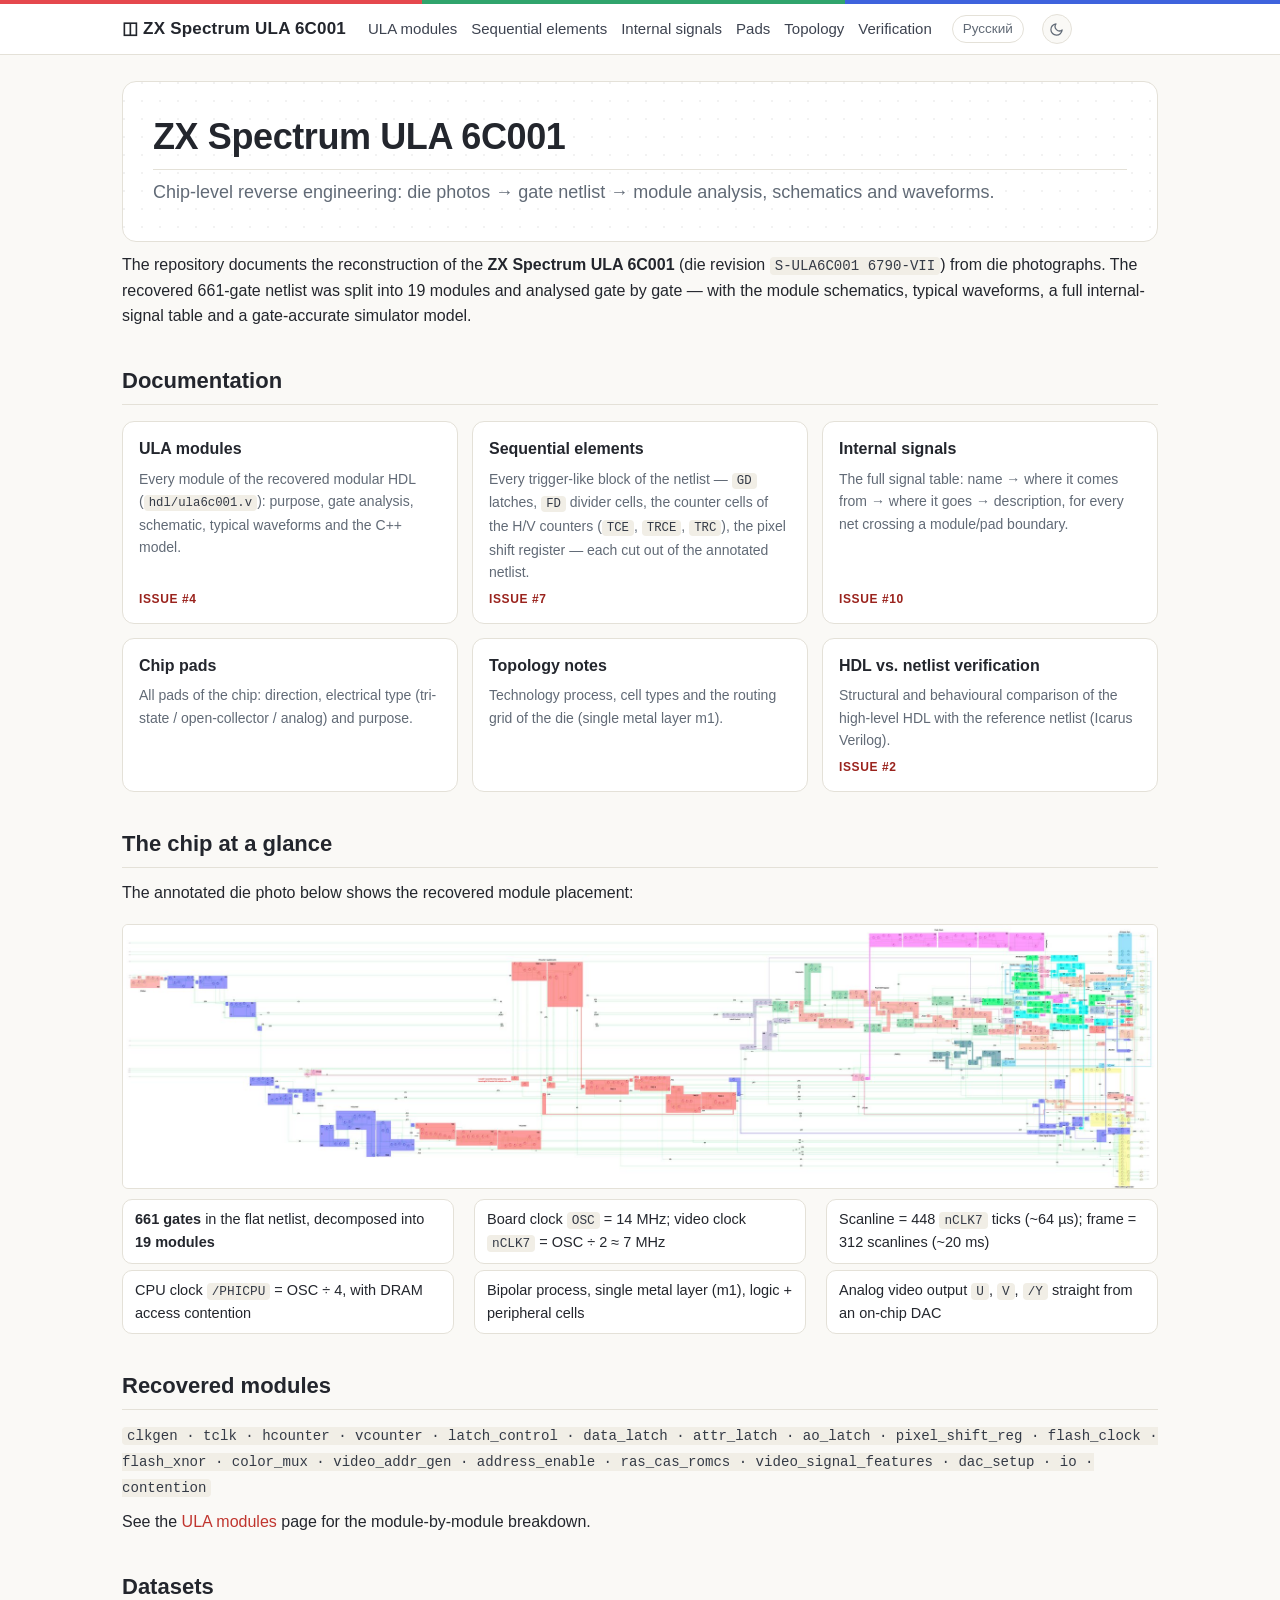
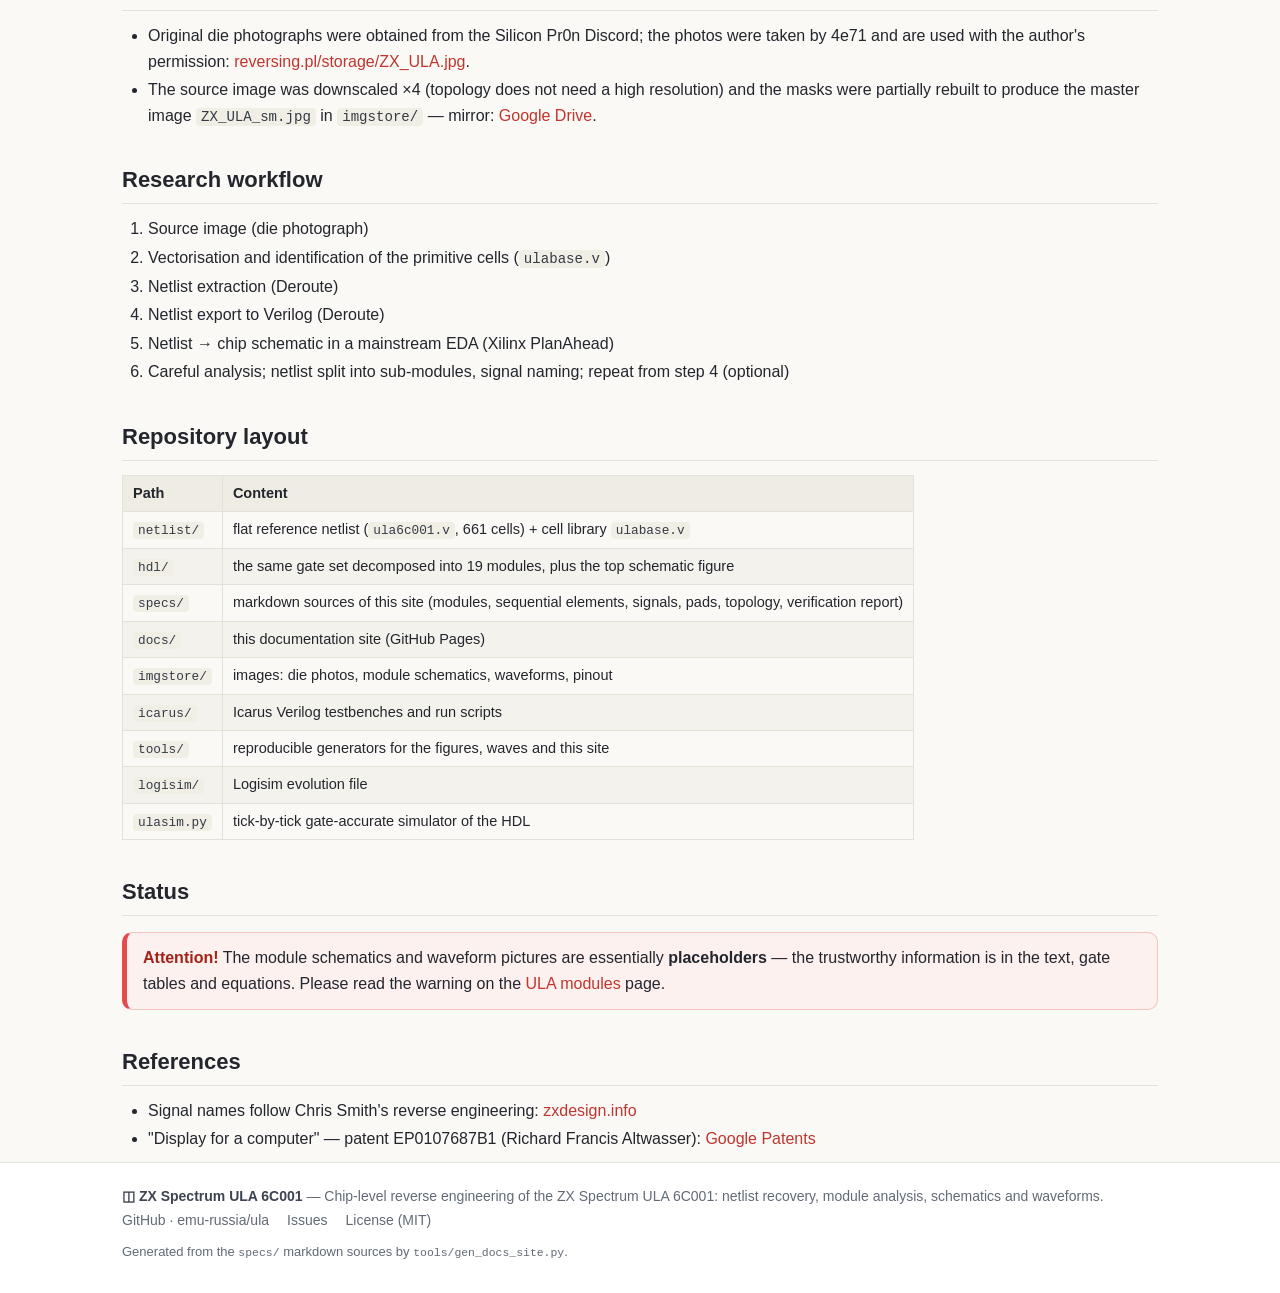
<file: docs/index.html>
<!DOCTYPE html>
<html lang="en">
<head>
<meta charset="utf-8">
<meta name="viewport" content="width=device-width, initial-scale=1">
<meta name="color-scheme" content="light dark">
<title>ZX Spectrum ULA 6C001 — documentation · ZX Spectrum ULA 6C001</title>
<meta name="description" content="Chip-level reverse engineering of the ZX Spectrum ULA 6C001: netlist recovery, module analysis, schematics, waveforms.">
<link rel="stylesheet" href="assets/style.css">
<script src="assets/theme.js"></script>
<link rel="icon" href="data:image/svg+xml,%3Csvg xmlns='http://www.w3.org/2000/svg' viewBox='0 0 16 16'%3E%3Crect width='16' height='16' rx='3' fill='%23111'/%3E%3Crect x='3' y='3' width='3' height='10' fill='%23e5484d'/%3E%3Crect x='7' y='3' width='3' height='10' fill='%2330a46c'/%3E%3Crect x='11' y='3' width='2' height='10' fill='%233e63dd'/%3E%3C/svg%3E">
</head>
<body>
<header class="site-header">
  <div class="wrap">
    <a class="brand" href="index.html">◫ ZX Spectrum ULA 6C001</a>
    <nav class="site-nav" aria-label="main">
      <a href="ula-modules.html">ULA modules</a><a href="seq.html">Sequential elements</a><a href="ula-signals.html">Internal signals</a><a href="pads.html">Pads</a><a href="topo.html">Topology</a><a href="hdl-vs-netlist-verification.html">Verification</a>
      <a class="lang-switch" href="index.ru.html">Русский</a>
      
      <button class="theme-toggle" type="button" aria-label="Toggle color theme" title="Toggle color theme">
        <svg class="icon icon-moon" viewBox="0 0 24 24" aria-hidden="true"><path d="M21 12.79A9 9 0 1 1 11.21 3 7 7 0 0 0 21 12.79z"></path></svg>
        <svg class="icon icon-sun" viewBox="0 0 24 24" aria-hidden="true"><circle cx="12" cy="12" r="5"></circle><line x1="12" y1="1" x2="12" y2="3"></line><line x1="12" y1="21" x2="12" y2="23"></line><line x1="4.22" y1="4.22" x2="5.64" y2="5.64"></line><line x1="18.36" y1="18.36" x2="19.78" y2="19.78"></line><line x1="1" y1="12" x2="3" y2="12"></line><line x1="21" y1="12" x2="23" y2="12"></line><line x1="4.22" y1="19.78" x2="5.64" y2="18.36"></line><line x1="18.36" y1="5.64" x2="19.78" y2="4.22"></line></svg>
      </button>
    </nav>
  </div>
</header>
<main class="wrap">
  <article class="doc">
<div class="hero-band">
<h1>ZX Spectrum ULA 6C001</h1>
<p class="lead">Chip-level reverse engineering: die photos → gate netlist → module analysis, schematics and waveforms.</p>
</div>

<p>The repository documents the reconstruction of the <strong>ZX Spectrum ULA 6C001</strong>
(die revision <code>S-ULA6C001 6790-VII</code>) from die photographs. The recovered
661-gate netlist was split into 19 modules and analysed gate by gate — with the
module schematics, typical waveforms, a full internal-signal table and a
gate-accurate simulator model.</p>

<h2 id="docs">Documentation</h2>
<div class="cards">
  <a class="card" href="ula-modules.html">
    <span class="card-t">ULA modules</span>
    <span class="card-d">Every module of the recovered modular HDL
      (<code>hdl/ula6c001.v</code>): purpose, gate analysis, schematic, typical
      waveforms and the C++ model.</span>
    <span class="card-b">issue #4</span>
  </a>
  <a class="card" href="seq.html">
    <span class="card-t">Sequential elements</span>
    <span class="card-d">Every trigger-like block of the netlist — <code>GD</code>
      latches, <code>FD</code> divider cells, the counter cells of the H/V
      counters (<code>TCE</code>, <code>TRCE</code>, <code>TRC</code>), the pixel
      shift register — each cut out of the annotated netlist.</span>
    <span class="card-b">issue #7</span>
  </a>
  <a class="card" href="ula-signals.html">
    <span class="card-t">Internal signals</span>
    <span class="card-d">The full signal table: name → where it comes from →
      where it goes → description, for every net crossing a module/pad boundary.</span>
    <span class="card-b">issue #10</span>
  </a>
  <a class="card" href="pads.html">
    <span class="card-t">Chip pads</span>
    <span class="card-d">All pads of the chip: direction, electrical type
      (tri-state / open-collector / analog) and purpose.</span>
  </a>
  <a class="card" href="topo.html">
    <span class="card-t">Topology notes</span>
    <span class="card-d">Technology process, cell types and the routing grid of
      the die (single metal layer m1).</span>
  </a>
  <a class="card" href="hdl-vs-netlist-verification.html">
    <span class="card-t">HDL vs. netlist verification</span>
    <span class="card-d">Structural and behavioural comparison of the high-level
      HDL with the reference netlist (Icarus Verilog).</span>
    <span class="card-b">issue #2</span>
  </a>
</div>

<h2 id="chip">The chip at a glance</h2>
<p>The annotated die photo below shows the recovered module placement:</p>
<img class="hero" src="assets/ula6c001-annotated.jpg" alt="Annotated ULA 6C001 die photo with recovered module outlines">
<ul class="facts">
  <li><b>661 gates</b> in the flat netlist, decomposed into <b>19 modules</b></li>
  <li>Board clock <code>OSC</code> = 14 MHz; video clock <code>nCLK7</code> = OSC ÷ 2 ≈ 7 MHz</li>
  <li>Scanline = 448 <code>nCLK7</code> ticks (~64 µs); frame = 312 scanlines (~20 ms)</li>
  <li>CPU clock <code>/PHICPU</code> = OSC ÷ 4, with DRAM access contention</li>
  <li>Bipolar process, single metal layer (m1), logic + peripheral cells</li>
  <li>Analog video output <code>U</code>, <code>V</code>, <code>/Y</code> straight from an on-chip DAC</li>
</ul>

<h2 id="modules">Recovered modules</h2>
<p><code>clkgen · tclk · hcounter · vcounter · latch_control · data_latch ·
attr_latch · ao_latch · pixel_shift_reg · flash_clock · flash_xnor ·
color_mux · video_addr_gen · address_enable · ras_cas_romcs ·
video_signal_features · dac_setup · io · contention</code></p>
<p>See the <a href="ula-modules.html">ULA modules</a> page for the module-by-module
breakdown.</p>

<h2 id="datasets">Datasets</h2>
<ul>
  <li>Original die photographs were obtained from the Silicon Pr0n Discord;
      the photos were taken by 4e71 and are used with the author's permission:
      <a href="https://reversing.pl/storage/ZX_ULA.jpg">reversing.pl/storage/ZX_ULA.jpg</a>.</li>
  <li>The source image was downscaled ×4 (topology does not need a high
      resolution) and the masks were partially rebuilt to produce the master
      image <code>ZX_ULA_sm.jpg</code> in <code>imgstore/</code> — mirror:
      <a href="https://drive.google.com/file/d/1--3bO9DbVKPTjt3Om8gvpYQBYHB_Lc9T/view">Google Drive</a>.</li>
</ul>

<h2 id="process">Research workflow</h2>
<ol>
  <li>Source image (die photograph)</li>
  <li>Vectorisation and identification of the primitive cells (<code>ulabase.v</code>)</li>
  <li>Netlist extraction (Deroute)</li>
  <li>Netlist export to Verilog (Deroute)</li>
  <li>Netlist → chip schematic in a mainstream EDA (Xilinx PlanAhead)</li>
  <li>Careful analysis; netlist split into sub-modules, signal naming; repeat from step 4 (optional)</li>
</ol>

<h2 id="repo">Repository layout</h2>
<table>
<thead><tr><th>Path</th><th>Content</th></tr></thead>
<tbody>
<tr><td><code>netlist/</code></td><td>flat reference netlist (<code>ula6c001.v</code>, 661 cells) + cell library <code>ulabase.v</code></td></tr>
<tr><td><code>hdl/</code></td><td>the same gate set decomposed into 19 modules, plus the top schematic figure</td></tr>
<tr><td><code>specs/</code></td><td>markdown sources of this site (modules, sequential elements, signals, pads, topology, verification report)</td></tr>
<tr><td><code>docs/</code></td><td>this documentation site (GitHub Pages)</td></tr>
<tr><td><code>imgstore/</code></td><td>images: die photos, module schematics, waveforms, pinout</td></tr>
<tr><td><code>icarus/</code></td><td>Icarus Verilog testbenches and run scripts</td></tr>
<tr><td><code>tools/</code></td><td>reproducible generators for the figures, waves and this site</td></tr>
<tr><td><code>logisim/</code></td><td>Logisim evolution file</td></tr>
<tr><td><code>ulasim.py</code></td><td>tick-by-tick gate-accurate simulator of the HDL</td></tr>
</tbody>
</table>

<h2 id="status">Status</h2>
<div class="callout warning">
<p><strong>Attention!</strong> The module schematics and waveform pictures are
essentially <strong>placeholders</strong> — the trustworthy information is in the
text, gate tables and equations. Please read the warning on the
<a href="ula-modules.html">ULA modules</a> page.</p>
</div>

<h2 id="refs">References</h2>
<ul>
  <li>Signal names follow Chris Smith's reverse engineering: <a href="http://www.zxdesign.info/schematics.shtml">zxdesign.info</a></li>
  <li>"Display for a computer" — patent EP0107687B1 (Richard Francis Altwasser): <a href="https://patents.google.com/patent/EP0107687B1">Google Patents</a></li>
</ul>

  </article>
</main>
<footer class="site-footer">
  <div class="wrap">
    <div>
      <p class="f-title">◫ ZX Spectrum ULA 6C001 <span class="f-sub">— Chip-level reverse engineering of the ZX Spectrum ULA 6C001: netlist recovery, module analysis, schematics and waveforms.</span></p>
      <p class="f-links">
        <a href="https://github.com/emu-russia/ula">GitHub · emu-russia/ula</a>
        <a href="https://github.com/emu-russia/ula/issues">Issues</a>
        <a href="https://github.com/emu-russia/ula/blob/main/LICENSE">License (MIT)</a>
      </p>
    </div>
    
    <p class="f-gen">Generated from the <code>specs/</code> markdown sources by <code>tools/gen_docs_site.py</code>.</p>
  </div>
</footer>
</body>
</html>
</file>
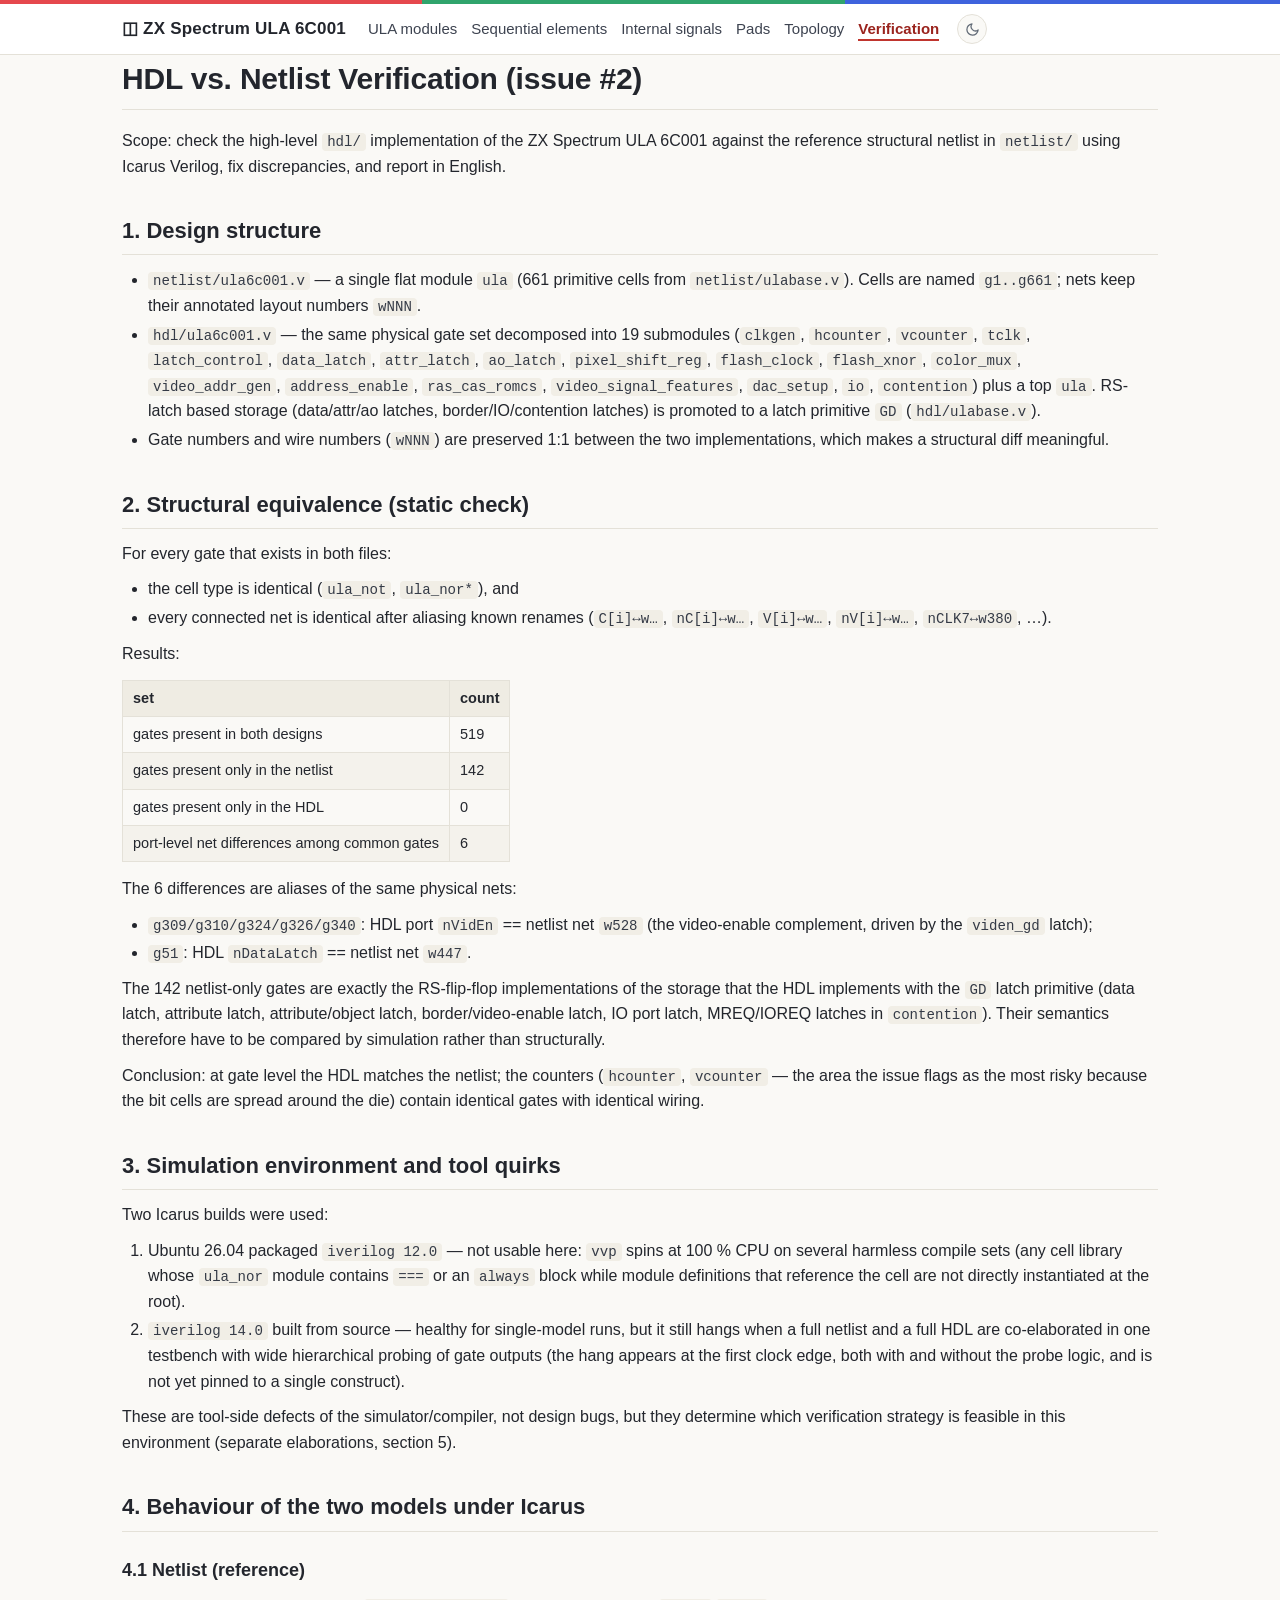
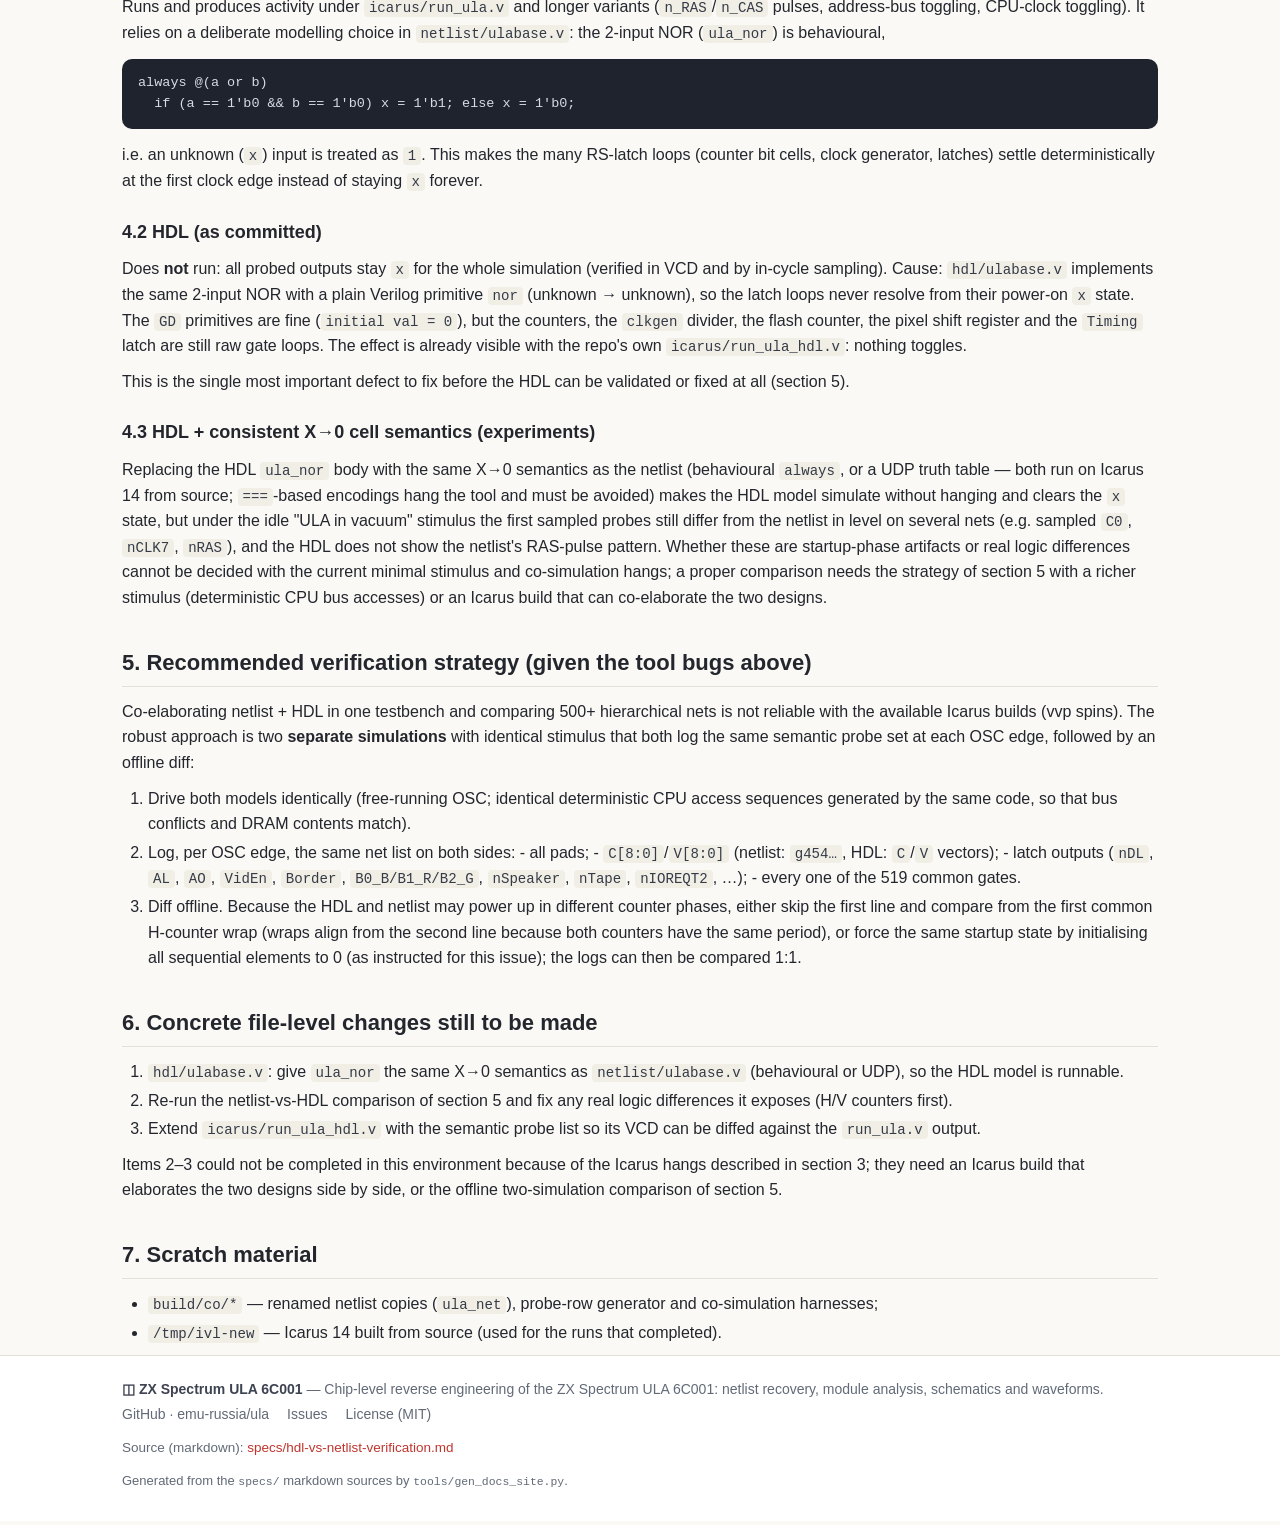
<file: docs/hdl-vs-netlist-verification.html>
<!DOCTYPE html>
<html lang="en">
<head>
<meta charset="utf-8">
<meta name="viewport" content="width=device-width, initial-scale=1">
<meta name="color-scheme" content="light dark">
<title>HDL vs. netlist verification · ZX Spectrum ULA 6C001</title>
<meta name="description" content="Report (issue #2): structural and behavioural comparison of the high-level HDL and the reference netlist of the ULA 6C001 with Icarus Verilog.">
<link rel="stylesheet" href="assets/style.css">
<script src="assets/theme.js"></script>
<link rel="icon" href="data:image/svg+xml,%3Csvg xmlns='http://www.w3.org/2000/svg' viewBox='0 0 16 16'%3E%3Crect width='16' height='16' rx='3' fill='%23111'/%3E%3Crect x='3' y='3' width='3' height='10' fill='%23e5484d'/%3E%3Crect x='7' y='3' width='3' height='10' fill='%2330a46c'/%3E%3Crect x='11' y='3' width='2' height='10' fill='%233e63dd'/%3E%3C/svg%3E">
</head>
<body>
<header class="site-header">
  <div class="wrap">
    <a class="brand" href="index.html">◫ ZX Spectrum ULA 6C001</a>
    <nav class="site-nav" aria-label="main">
      <a href="ula-modules.html">ULA modules</a><a href="seq.html">Sequential elements</a><a href="ula-signals.html">Internal signals</a><a href="pads.html">Pads</a><a href="topo.html">Topology</a><a class="active" href="hdl-vs-netlist-verification.html">Verification</a>
      
      
      <button class="theme-toggle" type="button" aria-label="Toggle color theme" title="Toggle color theme">
        <svg class="icon icon-moon" viewBox="0 0 24 24" aria-hidden="true"><path d="M21 12.79A9 9 0 1 1 11.21 3 7 7 0 0 0 21 12.79z"></path></svg>
        <svg class="icon icon-sun" viewBox="0 0 24 24" aria-hidden="true"><circle cx="12" cy="12" r="5"></circle><line x1="12" y1="1" x2="12" y2="3"></line><line x1="12" y1="21" x2="12" y2="23"></line><line x1="4.22" y1="4.22" x2="5.64" y2="5.64"></line><line x1="18.36" y1="18.36" x2="19.78" y2="19.78"></line><line x1="1" y1="12" x2="3" y2="12"></line><line x1="21" y1="12" x2="23" y2="12"></line><line x1="4.22" y1="19.78" x2="5.64" y2="18.36"></line><line x1="18.36" y1="5.64" x2="19.78" y2="4.22"></line></svg>
      </button>
    </nav>
  </div>
</header>
<main class="wrap">
  <article class="doc">
<h1 id="hdl-vs-netlist-verification-issue-2">HDL vs. Netlist Verification (issue #2)</h1>
<p>Scope: check the high-level <code>hdl/</code> implementation of the ZX Spectrum ULA 6C001
against the reference structural netlist in <code>netlist/</code> using Icarus Verilog,
fix discrepancies, and report in English.</p>
<h2 id="1-design-structure">1. Design structure</h2>
<ul>
<li><code>netlist/ula6c001.v</code> — a single flat module <code>ula</code> (661 primitive cells from
  <code>netlist/ulabase.v</code>). Cells are named <code>g1..g661</code>; nets keep their annotated
  layout numbers <code>wNNN</code>.</li>
<li><code>hdl/ula6c001.v</code> — the same physical gate set decomposed into 19 submodules
  (<code>clkgen</code>, <code>hcounter</code>, <code>vcounter</code>, <code>tclk</code>, <code>latch_control</code>, <code>data_latch</code>,
  <code>attr_latch</code>, <code>ao_latch</code>, <code>pixel_shift_reg</code>, <code>flash_clock</code>, <code>flash_xnor</code>,
  <code>color_mux</code>, <code>video_addr_gen</code>, <code>address_enable</code>, <code>ras_cas_romcs</code>,
  <code>video_signal_features</code>, <code>dac_setup</code>, <code>io</code>, <code>contention</code>) plus a top <code>ula</code>.
  RS-latch based storage (data/attr/ao latches, border/IO/contention latches)
  is promoted to a latch primitive <code>GD</code> (<code>hdl/ulabase.v</code>).</li>
<li>Gate numbers and wire numbers (<code>wNNN</code>) are preserved 1:1 between the two
  implementations, which makes a structural diff meaningful.</li>
</ul>
<h2 id="2-structural-equivalence-static-check">2. Structural equivalence (static check)</h2>
<p>For every gate that exists in both files:</p>
<ul>
<li>the cell type is identical (<code>ula_not</code>, <code>ula_nor*</code>), and</li>
<li>every connected net is identical after aliasing known renames
  (<code>C[i]↔w…</code>, <code>nC[i]↔w…</code>, <code>V[i]↔w…</code>, <code>nV[i]↔w…</code>, <code>nCLK7↔w380</code>, …).</li>
</ul>
<p>Results:</p>
<table>
<thead>
<tr>
<th>set</th>
<th>count</th>
</tr>
</thead>
<tbody>
<tr>
<td>gates present in both designs</td>
<td>519</td>
</tr>
<tr>
<td>gates present only in the netlist</td>
<td>142</td>
</tr>
<tr>
<td>gates present only in the HDL</td>
<td>0</td>
</tr>
<tr>
<td>port-level net differences among common gates</td>
<td>6</td>
</tr>
</tbody>
</table>
<p>The 6 differences are aliases of the same physical nets:</p>
<ul>
<li><code>g309/g310/g324/g326/g340</code>: HDL port <code>nVidEn</code> == netlist net <code>w528</code>
  (the video-enable complement, driven by the <code>viden_gd</code> latch);</li>
<li><code>g51</code>: HDL <code>nDataLatch</code> == netlist net <code>w447</code>.</li>
</ul>
<p>The 142 netlist-only gates are exactly the RS-flip-flop implementations of
the storage that the HDL implements with the <code>GD</code> latch primitive
(data latch, attribute latch, attribute/object latch, border/video-enable
latch, IO port latch, MREQ/IOREQ latches in <code>contention</code>). Their semantics
therefore have to be compared by simulation rather than structurally.</p>
<p>Conclusion: at gate level the HDL matches the netlist; the counters
(<code>hcounter</code>, <code>vcounter</code> — the area the issue flags as the most risky because
the bit cells are spread around the die) contain identical gates with
identical wiring.</p>
<h2 id="3-simulation-environment-and-tool-quirks">3. Simulation environment and tool quirks</h2>
<p>Two Icarus builds were used:</p>
<ol>
<li>Ubuntu 26.04 packaged <code>iverilog 12.0</code> — not usable here: <code>vvp</code> spins at
   100 % CPU on several harmless compile sets (any cell library whose
   <code>ula_nor</code> module contains <code>===</code> or an <code>always</code> block while module
   definitions that reference the cell are not directly instantiated at the
   root).</li>
<li><code>iverilog 14.0</code> built from source — healthy for single-model runs, but it
   still hangs when a full netlist and a full HDL are co-elaborated in one
   testbench with wide hierarchical probing of gate outputs
   (the hang appears at the first clock edge, both with and without the
   probe logic, and is not yet pinned to a single construct).</li>
</ol>
<p>These are tool-side defects of the simulator/compiler, not design bugs, but
they determine which verification strategy is feasible in this environment
(separate elaborations, section 5).</p>
<h2 id="4-behaviour-of-the-two-models-under-icarus">4. Behaviour of the two models under Icarus</h2>
<h3 id="41-netlist-reference">4.1 Netlist (reference)</h3>
<p>Runs and produces activity under <code>icarus/run_ula.v</code> and longer variants
(<code>n_RAS</code>/<code>n_CAS</code> pulses, address-bus toggling, CPU-clock toggling). It relies
on a deliberate modelling choice in <code>netlist/ulabase.v</code>: the 2-input NOR
(<code>ula_nor</code>) is behavioural,</p>
<pre><code class="language-verilog">always @(a or b)
  if (a == 1'b0 &amp;&amp; b == 1'b0) x = 1'b1; else x = 1'b0;
</code></pre>
<p>i.e. an unknown (<code>x</code>) input is treated as <code>1</code>. This makes the many RS-latch
loops (counter bit cells, clock generator, latches) settle deterministically
at the first clock edge instead of staying <code>x</code> forever.</p>
<h3 id="42-hdl-as-committed">4.2 HDL (as committed)</h3>
<p>Does <strong>not</strong> run: all probed outputs stay <code>x</code> for the whole simulation
(verified in VCD and by in-cycle sampling). Cause: <code>hdl/ulabase.v</code>
implements the same 2-input NOR with a plain Verilog primitive <code>nor</code>
(unknown → unknown), so the latch loops never resolve from their power-on
<code>x</code> state. The <code>GD</code> primitives are fine (<code>initial val = 0</code>), but the
counters, the <code>clkgen</code> divider, the flash counter, the pixel shift register
and the <code>Timing</code> latch are still raw gate loops. The effect is already
visible with the repo's own <code>icarus/run_ula_hdl.v</code>: nothing toggles.</p>
<p>This is the single most important defect to fix before the HDL can be
validated or fixed at all (section 5).</p>
<h3 id="43-hdl-consistent-x0-cell-semantics-experiments">4.3 HDL + consistent X→0 cell semantics (experiments)</h3>
<p>Replacing the HDL <code>ula_nor</code> body with the same X→0 semantics as the netlist
(behavioural <code>always</code>, or a UDP truth table — both run on Icarus 14 from
source; <code>===</code>-based encodings hang the tool and must be avoided) makes the
HDL model simulate without hanging and clears the <code>x</code> state, but under the
idle "ULA in vacuum" stimulus the first sampled probes still differ from the
netlist in level on several nets (e.g. sampled <code>C0</code>, <code>nCLK7</code>, <code>nRAS</code>), and
the HDL does not show the netlist's RAS-pulse pattern. Whether these are
startup-phase artifacts or real logic differences cannot be decided with the
current minimal stimulus and co-simulation hangs; a proper comparison needs
the strategy of section 5 with a richer stimulus (deterministic CPU bus
accesses) or an Icarus build that can co-elaborate the two designs.</p>
<h2 id="5-recommended-verification-strategy-given-the-tool-bugs-above">5. Recommended verification strategy (given the tool bugs above)</h2>
<p>Co-elaborating netlist + HDL in one testbench and comparing 500+ hierarchical
nets is not reliable with the available Icarus builds (vvp spins). The robust
approach is two <strong>separate simulations</strong> with identical stimulus that both
log the same semantic probe set at each OSC edge, followed by an offline
diff:</p>
<ol>
<li>Drive both models identically (free-running OSC; identical deterministic
   CPU access sequences generated by the same code, so that bus conflicts and
   DRAM contents match).</li>
<li>Log, per OSC edge, the same net list on both sides:
   - all pads;
   - <code>C[8:0]</code>/<code>V[8:0]</code> (netlist: <code>g454…</code>, HDL: <code>C</code>/<code>V</code> vectors);
   - latch outputs (<code>nDL</code>, <code>AL</code>, <code>AO</code>, <code>VidEn</code>, <code>Border</code>, <code>B0_B/B1_R/B2_G</code>,
     <code>nSpeaker</code>, <code>nTape</code>, <code>nIOREQT2</code>, …);
   - every one of the 519 common gates.</li>
<li>Diff offline. Because the HDL and netlist may power up in different
   counter phases, either skip the first line and compare from the first
   common H-counter wrap (wraps align from the second line because both
   counters have the same period), or force the same startup state by
   initialising all sequential elements to 0 (as instructed for this issue);
   the logs can then be compared 1:1.</li>
</ol>
<h2 id="6-concrete-file-level-changes-still-to-be-made">6. Concrete file-level changes still to be made</h2>
<ol>
<li><code>hdl/ulabase.v</code>: give <code>ula_nor</code> the same X→0 semantics as
   <code>netlist/ulabase.v</code> (behavioural or UDP), so the HDL model is runnable.</li>
<li>Re-run the netlist-vs-HDL comparison of section 5 and fix any real logic
   differences it exposes (H/V counters first).</li>
<li>Extend <code>icarus/run_ula_hdl.v</code> with the semantic probe list so its VCD can
   be diffed against the <code>run_ula.v</code> output.</li>
</ol>
<p>Items 2–3 could not be completed in this environment because of the Icarus
hangs described in section 3; they need an Icarus build that elaborates the
two designs side by side, or the offline two-simulation comparison of
section 5.</p>
<h2 id="7-scratch-material">7. Scratch material</h2>
<ul>
<li><code>build/co/*</code> — renamed netlist copies (<code>ula_net</code>), probe-row generator and
  co-simulation harnesses;</li>
<li><code>/tmp/ivl-new</code> — Icarus 14 built from source (used for the runs that
  completed).</li>
</ul>
  </article>
</main>
<footer class="site-footer">
  <div class="wrap">
    <div>
      <p class="f-title">◫ ZX Spectrum ULA 6C001 <span class="f-sub">— Chip-level reverse engineering of the ZX Spectrum ULA 6C001: netlist recovery, module analysis, schematics and waveforms.</span></p>
      <p class="f-links">
        <a href="https://github.com/emu-russia/ula">GitHub · emu-russia/ula</a>
        <a href="https://github.com/emu-russia/ula/issues">Issues</a>
        <a href="https://github.com/emu-russia/ula/blob/main/LICENSE">License (MIT)</a>
      </p>
    </div>
    <p class="srcnote">Source (markdown): <a href="https://github.com/emu-russia/ula/blob/main/hdl-vs-netlist-verification.md">specs/hdl-vs-netlist-verification.md</a></p>
    <p class="f-gen">Generated from the <code>specs/</code> markdown sources by <code>tools/gen_docs_site.py</code>.</p>
  </div>
</footer>
</body>
</html>
</file>
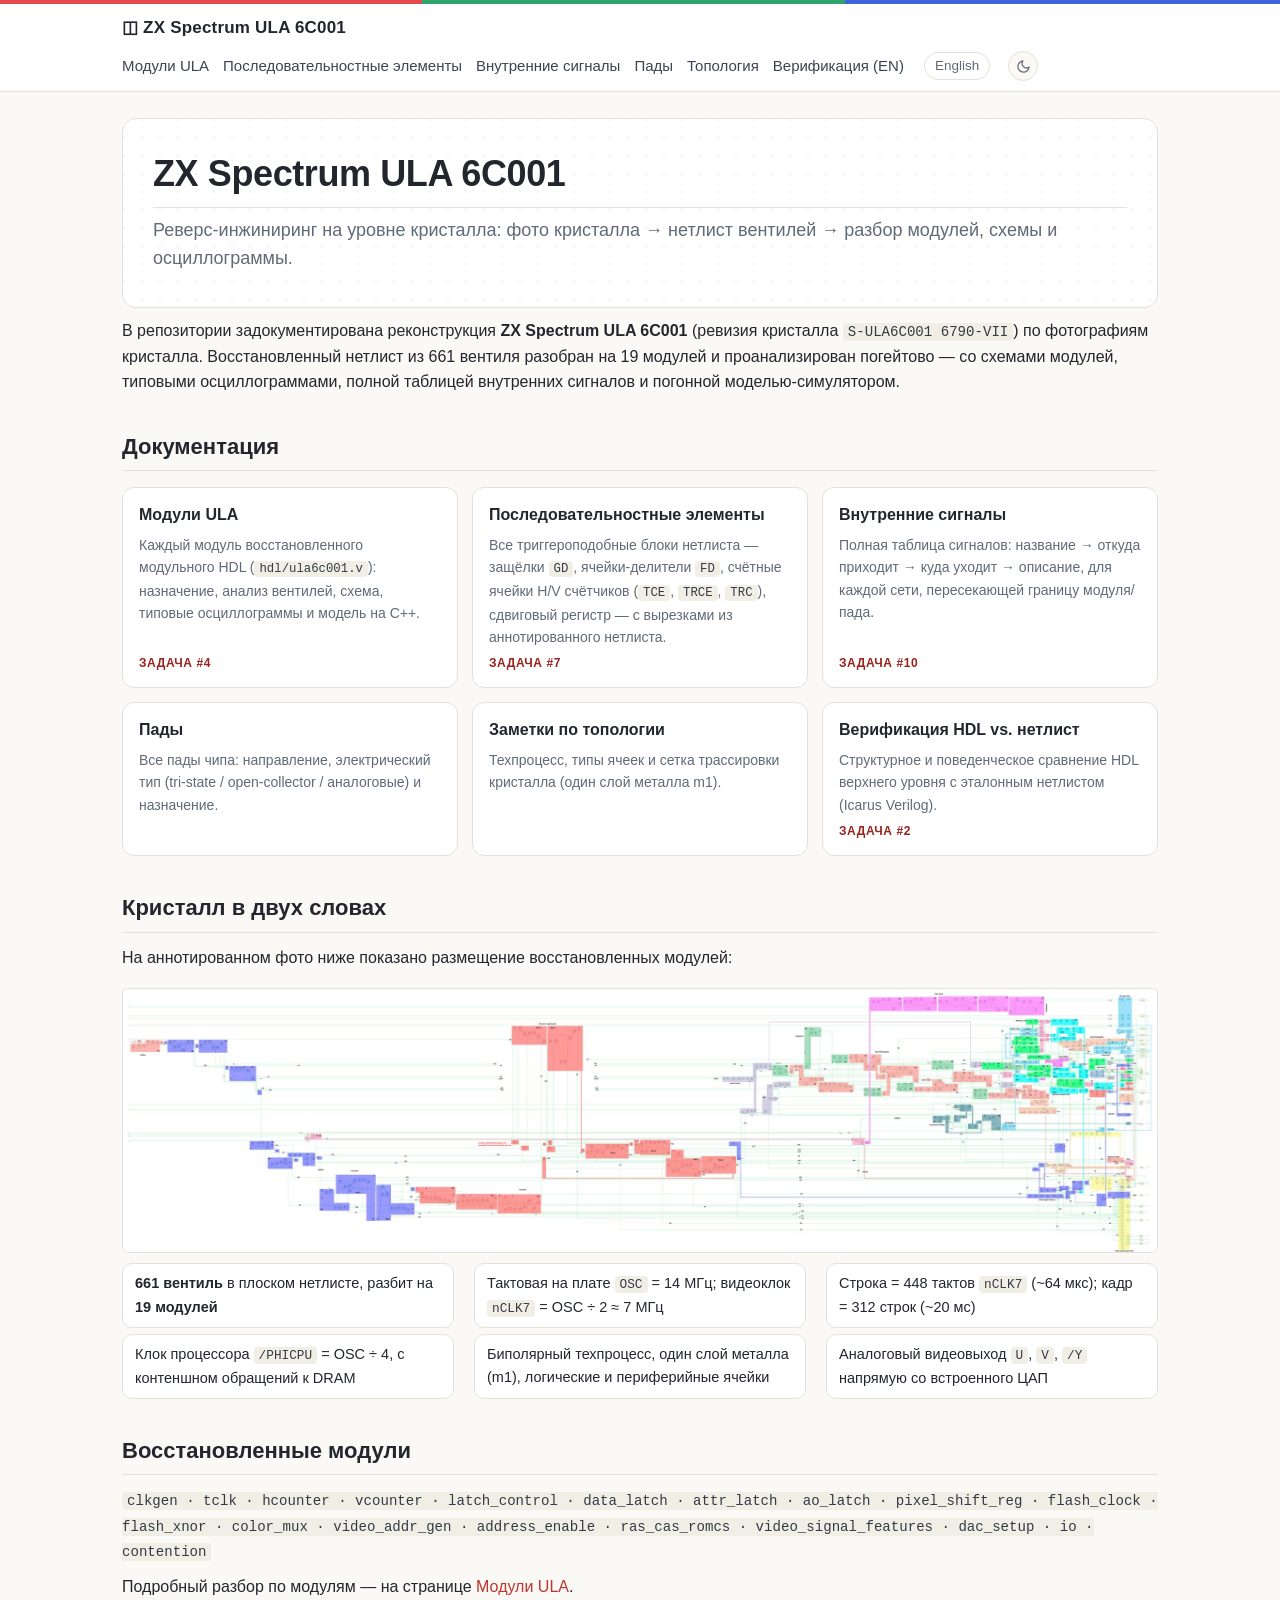
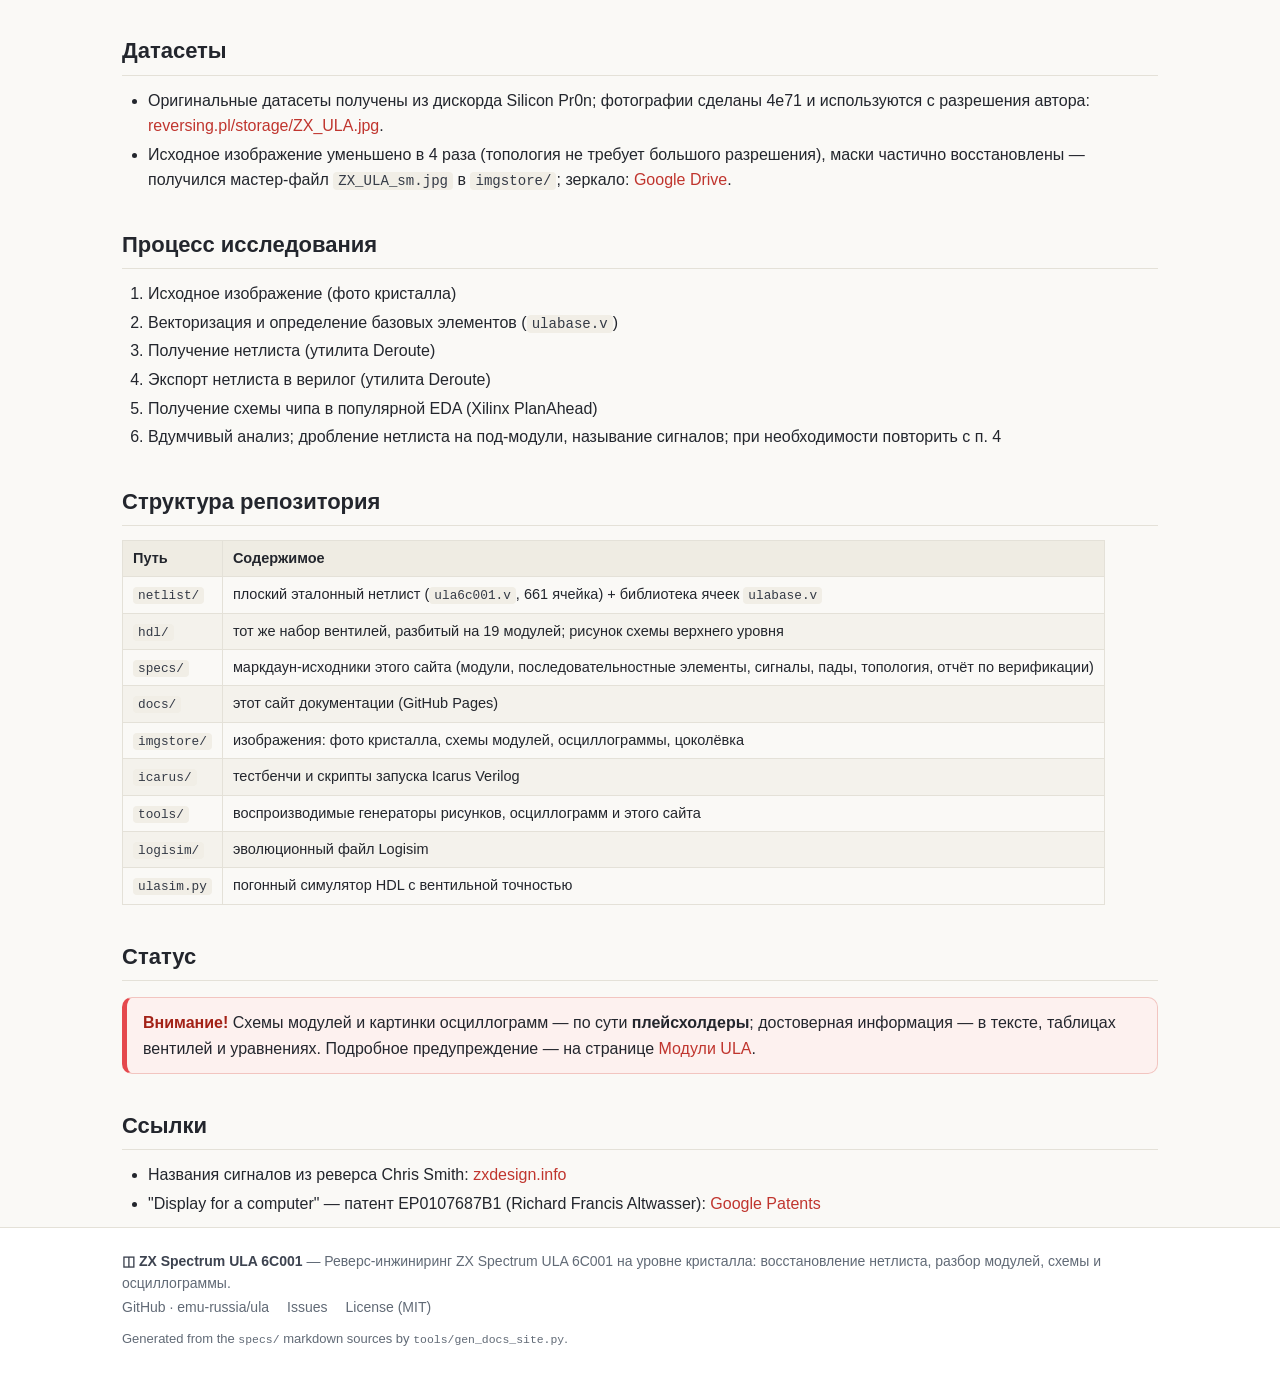
<file: docs/index.ru.html>
<!DOCTYPE html>
<html lang="ru">
<head>
<meta charset="utf-8">
<meta name="viewport" content="width=device-width, initial-scale=1">
<meta name="color-scheme" content="light dark">
<title>ZX Spectrum ULA 6C001 — документация · ZX Spectrum ULA 6C001</title>
<meta name="description" content="Реверс-инжиниринг ZX Spectrum ULA 6C001 на уровне кристалла: восстановление нетлиста, разбор модулей, схемы и осциллограммы.">
<link rel="stylesheet" href="assets/style.css">
<script src="assets/theme.js"></script>
<link rel="icon" href="data:image/svg+xml,%3Csvg xmlns='http://www.w3.org/2000/svg' viewBox='0 0 16 16'%3E%3Crect width='16' height='16' rx='3' fill='%23111'/%3E%3Crect x='3' y='3' width='3' height='10' fill='%23e5484d'/%3E%3Crect x='7' y='3' width='3' height='10' fill='%2330a46c'/%3E%3Crect x='11' y='3' width='2' height='10' fill='%233e63dd'/%3E%3C/svg%3E">
</head>
<body>
<header class="site-header">
  <div class="wrap">
    <a class="brand" href="index.ru.html">◫ ZX Spectrum ULA 6C001</a>
    <nav class="site-nav" aria-label="main">
      <a href="ula-modules.ru.html">Модули ULA</a><a href="seq.ru.html">Последовательностные элементы</a><a href="ula-signals.ru.html">Внутренние сигналы</a><a href="pads.ru.html">Пады</a><a href="topo.ru.html">Топология</a><a href="hdl-vs-netlist-verification.html">Верификация (EN)</a>
      <a class="lang-switch" href="index.html">English</a>
      
      <button class="theme-toggle" type="button" aria-label="Toggle color theme" title="Toggle color theme">
        <svg class="icon icon-moon" viewBox="0 0 24 24" aria-hidden="true"><path d="M21 12.79A9 9 0 1 1 11.21 3 7 7 0 0 0 21 12.79z"></path></svg>
        <svg class="icon icon-sun" viewBox="0 0 24 24" aria-hidden="true"><circle cx="12" cy="12" r="5"></circle><line x1="12" y1="1" x2="12" y2="3"></line><line x1="12" y1="21" x2="12" y2="23"></line><line x1="4.22" y1="4.22" x2="5.64" y2="5.64"></line><line x1="18.36" y1="18.36" x2="19.78" y2="19.78"></line><line x1="1" y1="12" x2="3" y2="12"></line><line x1="21" y1="12" x2="23" y2="12"></line><line x1="4.22" y1="19.78" x2="5.64" y2="18.36"></line><line x1="18.36" y1="5.64" x2="19.78" y2="4.22"></line></svg>
      </button>
    </nav>
  </div>
</header>
<main class="wrap">
  <article class="doc">
<div class="hero-band">
<h1>ZX Spectrum ULA 6C001</h1>
<p class="lead">Реверс-инжиниринг на уровне кристалла: фото кристалла → нетлист вентилей → разбор модулей, схемы и осциллограммы.</p>
</div>

<p>В репозитории задокументирована реконструкция <strong>ZX Spectrum ULA 6C001</strong>
(ревизия кристалла <code>S-ULA6C001 6790-VII</code>) по фотографиям кристалла.
Восстановленный нетлист из 661 вентиля разобран на 19 модулей и проанализирован
погейтово — со схемами модулей, типовыми осциллограммами, полной таблицей
внутренних сигналов и погонной моделью-симулятором.</p>

<h2 id="docs">Документация</h2>
<div class="cards">
  <a class="card" href="ula-modules.ru.html">
    <span class="card-t">Модули ULA</span>
    <span class="card-d">Каждый модуль восстановленного модульного HDL
      (<code>hdl/ula6c001.v</code>): назначение, анализ вентилей, схема, типовые
      осциллограммы и модель на C++.</span>
    <span class="card-b">задача #4</span>
  </a>
  <a class="card" href="seq.ru.html">
    <span class="card-t">Последовательностные элементы</span>
    <span class="card-d">Все триггероподобные блоки нетлиста — защёлки
      <code>GD</code>, ячейки-делители <code>FD</code>, счётные ячейки H/V
      счётчиков (<code>TCE</code>, <code>TRCE</code>, <code>TRC</code>),
      сдвиговый регистр — с вырезками из аннотированного нетлиста.</span>
    <span class="card-b">задача #7</span>
  </a>
  <a class="card" href="ula-signals.ru.html">
    <span class="card-t">Внутренние сигналы</span>
    <span class="card-d">Полная таблица сигналов: название → откуда приходит →
      куда уходит → описание, для каждой сети, пересекающей границу модуля/пада.</span>
    <span class="card-b">задача #10</span>
  </a>
  <a class="card" href="pads.ru.html">
    <span class="card-t">Пады</span>
    <span class="card-d">Все пады чипа: направление, электрический тип
      (tri-state / open-collector / аналоговые) и назначение.</span>
  </a>
  <a class="card" href="topo.ru.html">
    <span class="card-t">Заметки по топологии</span>
    <span class="card-d">Техпроцесс, типы ячеек и сетка трассировки кристалла
      (один слой металла m1).</span>
  </a>
  <a class="card" href="hdl-vs-netlist-verification.html">
    <span class="card-t">Верификация HDL vs. нетлист</span>
    <span class="card-d">Структурное и поведенческое сравнение HDL верхнего уровня
      с эталонным нетлистом (Icarus Verilog).</span>
    <span class="card-b">задача #2</span>
  </a>
</div>

<h2 id="chip">Кристалл в двух словах</h2>
<p>На аннотированном фото ниже показано размещение восстановленных модулей:</p>
<img class="hero" src="assets/ula6c001-annotated.jpg" alt="Аннотированное фото кристалла ULA 6C001 с границами модулей">
<ul class="facts">
  <li><b>661 вентиль</b> в плоском нетлисте, разбит на <b>19 модулей</b></li>
  <li>Тактовая на плате <code>OSC</code> = 14 МГц; видеоклок <code>nCLK7</code> = OSC ÷ 2 ≈ 7 МГц</li>
  <li>Строка = 448 тактов <code>nCLK7</code> (~64 мкс); кадр = 312 строк (~20 мс)</li>
  <li>Клок процессора <code>/PHICPU</code> = OSC ÷ 4, с контеншном обращений к DRAM</li>
  <li>Биполярный техпроцесс, один слой металла (m1), логические и периферийные ячейки</li>
  <li>Аналоговый видеовыход <code>U</code>, <code>V</code>, <code>/Y</code> напрямую со встроенного ЦАП</li>
</ul>

<h2 id="modules">Восстановленные модули</h2>
<p><code>clkgen · tclk · hcounter · vcounter · latch_control · data_latch ·
attr_latch · ao_latch · pixel_shift_reg · flash_clock · flash_xnor ·
color_mux · video_addr_gen · address_enable · ras_cas_romcs ·
video_signal_features · dac_setup · io · contention</code></p>
<p>Подробный разбор по модулям — на странице <a href="ula-modules.ru.html">Модули ULA</a>.</p>

<h2 id="datasets">Датасеты</h2>
<ul>
  <li>Оригинальные датасеты получены из дискорда Silicon Pr0n; фотографии сделаны
      4e71 и используются с разрешения автора:
      <a href="https://reversing.pl/storage/ZX_ULA.jpg">reversing.pl/storage/ZX_ULA.jpg</a>.</li>
  <li>Исходное изображение уменьшено в 4 раза (топология не требует большого
      разрешения), маски частично восстановлены — получился мастер-файл
      <code>ZX_ULA_sm.jpg</code> в <code>imgstore/</code>; зеркало:
      <a href="https://drive.google.com/file/d/1--3bO9DbVKPTjt3Om8gvpYQBYHB_Lc9T/view">Google Drive</a>.</li>
</ul>

<h2 id="process">Процесс исследования</h2>
<ol>
  <li>Исходное изображение (фото кристалла)</li>
  <li>Векторизация и определение базовых элементов (<code>ulabase.v</code>)</li>
  <li>Получение нетлиста (утилита Deroute)</li>
  <li>Экспорт нетлиста в верилог (утилита Deroute)</li>
  <li>Получение схемы чипа в популярной EDA (Xilinx PlanAhead)</li>
  <li>Вдумчивый анализ; дробление нетлиста на под-модули, называние сигналов; при
      необходимости повторить с п. 4</li>
</ol>

<h2 id="repo">Структура репозитория</h2>
<table>
<thead><tr><th>Путь</th><th>Содержимое</th></tr></thead>
<tbody>
<tr><td><code>netlist/</code></td><td>плоский эталонный нетлист (<code>ula6c001.v</code>, 661 ячейка) + библиотека ячеек <code>ulabase.v</code></td></tr>
<tr><td><code>hdl/</code></td><td>тот же набор вентилей, разбитый на 19 модулей; рисунок схемы верхнего уровня</td></tr>
<tr><td><code>specs/</code></td><td>маркдаун-исходники этого сайта (модули, последовательностные элементы, сигналы, пады, топология, отчёт по верификации)</td></tr>
<tr><td><code>docs/</code></td><td>этот сайт документации (GitHub Pages)</td></tr>
<tr><td><code>imgstore/</code></td><td>изображения: фото кристалла, схемы модулей, осциллограммы, цоколёвка</td></tr>
<tr><td><code>icarus/</code></td><td>тестбенчи и скрипты запуска Icarus Verilog</td></tr>
<tr><td><code>tools/</code></td><td>воспроизводимые генераторы рисунков, осциллограмм и этого сайта</td></tr>
<tr><td><code>logisim/</code></td><td>эволюционный файл Logisim</td></tr>
<tr><td><code>ulasim.py</code></td><td>погонный симулятор HDL с вентильной точностью</td></tr>
</tbody>
</table>

<h2 id="status">Статус</h2>
<div class="callout warning">
<p><strong>Внимание!</strong> Схемы модулей и картинки осциллограмм — по сути
<strong>плейсхолдеры</strong>; достоверная информация — в тексте, таблицах вентилей
и уравнениях. Подробное предупреждение — на странице <a href="ula-modules.ru.html">Модули ULA</a>.</p>
</div>

<h2 id="refs">Ссылки</h2>
<ul>
  <li>Названия сигналов из реверса Chris Smith: <a href="http://www.zxdesign.info/schematics.shtml">zxdesign.info</a></li>
  <li>"Display for a computer" — патент EP0107687B1 (Richard Francis Altwasser): <a href="https://patents.google.com/patent/EP0107687B1">Google Patents</a></li>
</ul>

  </article>
</main>
<footer class="site-footer">
  <div class="wrap">
    <div>
      <p class="f-title">◫ ZX Spectrum ULA 6C001 <span class="f-sub">— Реверс-инжиниринг ZX Spectrum ULA 6C001 на уровне кристалла: восстановление нетлиста, разбор модулей, схемы и осциллограммы.</span></p>
      <p class="f-links">
        <a href="https://github.com/emu-russia/ula">GitHub · emu-russia/ula</a>
        <a href="https://github.com/emu-russia/ula/issues">Issues</a>
        <a href="https://github.com/emu-russia/ula/blob/main/LICENSE">License (MIT)</a>
      </p>
    </div>
    
    <p class="f-gen">Generated from the <code>specs/</code> markdown sources by <code>tools/gen_docs_site.py</code>.</p>
  </div>
</footer>
</body>
</html>
</file>
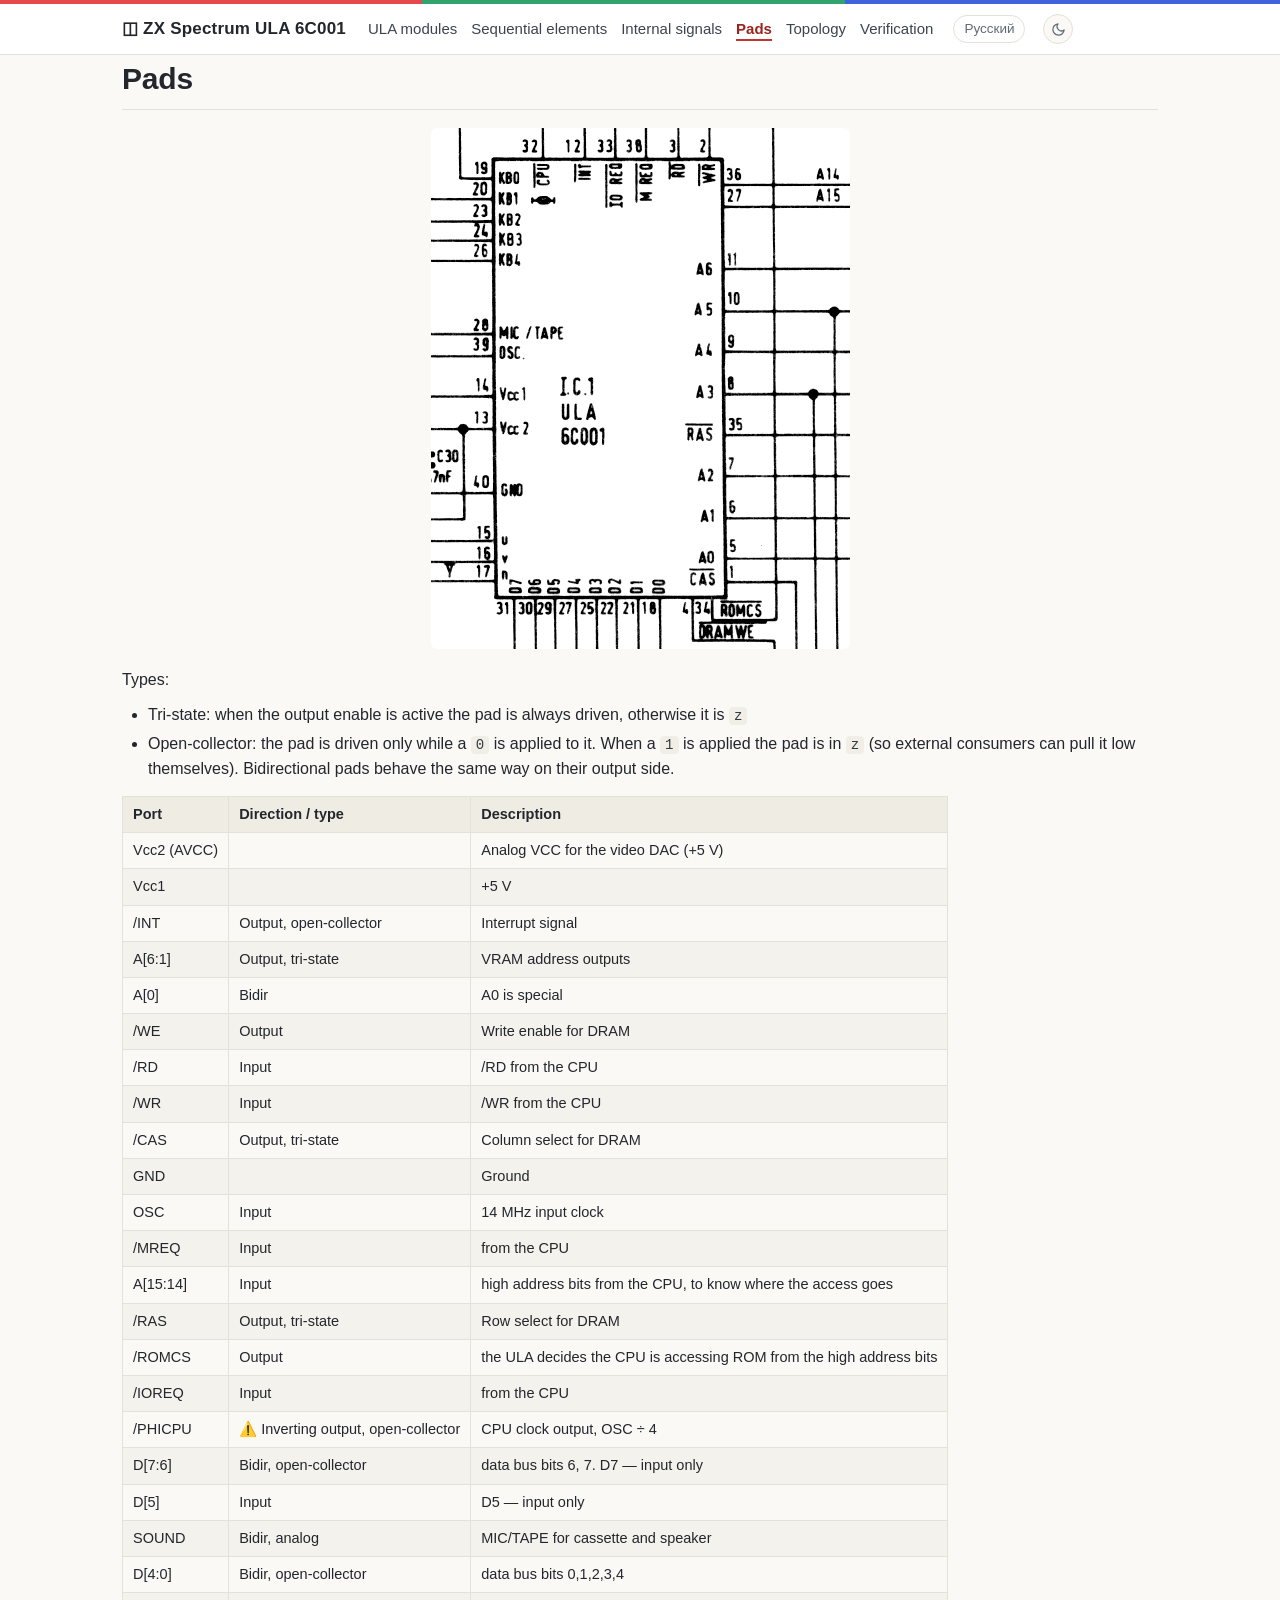
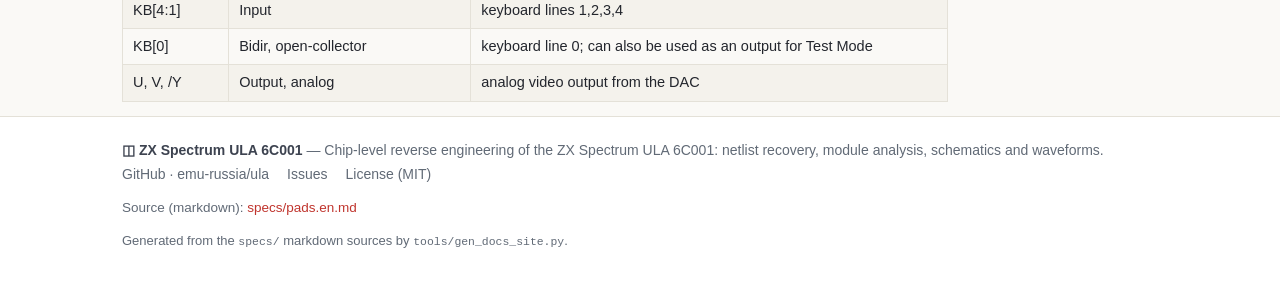
<file: docs/pads.html>
<!DOCTYPE html>
<html lang="en">
<head>
<meta charset="utf-8">
<meta name="viewport" content="width=device-width, initial-scale=1">
<meta name="color-scheme" content="light dark">
<title>Chip pads · ZX Spectrum ULA 6C001</title>
<meta name="description" content="The pads of the ZX Spectrum ULA 6C001: direction, type (tri-state, open-collector, analog) and description.">
<link rel="stylesheet" href="assets/style.css">
<script src="assets/theme.js"></script>
<link rel="icon" href="data:image/svg+xml,%3Csvg xmlns='http://www.w3.org/2000/svg' viewBox='0 0 16 16'%3E%3Crect width='16' height='16' rx='3' fill='%23111'/%3E%3Crect x='3' y='3' width='3' height='10' fill='%23e5484d'/%3E%3Crect x='7' y='3' width='3' height='10' fill='%2330a46c'/%3E%3Crect x='11' y='3' width='2' height='10' fill='%233e63dd'/%3E%3C/svg%3E">
</head>
<body>
<header class="site-header">
  <div class="wrap">
    <a class="brand" href="index.html">◫ ZX Spectrum ULA 6C001</a>
    <nav class="site-nav" aria-label="main">
      <a href="ula-modules.html">ULA modules</a><a href="seq.html">Sequential elements</a><a href="ula-signals.html">Internal signals</a><a class="active" href="pads.html">Pads</a><a href="topo.html">Topology</a><a href="hdl-vs-netlist-verification.html">Verification</a>
      <a class="lang-switch" href="pads.ru.html">Русский</a>
      
      <button class="theme-toggle" type="button" aria-label="Toggle color theme" title="Toggle color theme">
        <svg class="icon icon-moon" viewBox="0 0 24 24" aria-hidden="true"><path d="M21 12.79A9 9 0 1 1 11.21 3 7 7 0 0 0 21 12.79z"></path></svg>
        <svg class="icon icon-sun" viewBox="0 0 24 24" aria-hidden="true"><circle cx="12" cy="12" r="5"></circle><line x1="12" y1="1" x2="12" y2="3"></line><line x1="12" y1="21" x2="12" y2="23"></line><line x1="4.22" y1="4.22" x2="5.64" y2="5.64"></line><line x1="18.36" y1="18.36" x2="19.78" y2="19.78"></line><line x1="1" y1="12" x2="3" y2="12"></line><line x1="21" y1="12" x2="23" y2="12"></line><line x1="4.22" y1="19.78" x2="5.64" y2="18.36"></line><line x1="18.36" y1="5.64" x2="19.78" y2="4.22"></line></svg>
      </button>
    </nav>
  </div>
</header>
<main class="wrap">
  <article class="doc">
<h1 id="pads">Pads</h1>
<p><img alt="pinout" src="imgstore/pinout.png" /></p>
<p>Types:</p>
<ul>
<li>Tri-state: when the output enable is active the pad is always driven, otherwise it is <code>z</code></li>
<li>Open-collector: the pad is driven only while a <code>0</code> is applied to it. When a <code>1</code> is
  applied the pad is in <code>z</code> (so external consumers can pull it low themselves).
  Bidirectional pads behave the same way on their output side.</li>
</ul>
<table>
<thead>
<tr>
<th>Port</th>
<th>Direction / type</th>
<th>Description</th>
</tr>
</thead>
<tbody>
<tr>
<td>Vcc2 (AVCC)</td>
<td></td>
<td>Analog VCC for the video DAC (+5 V)</td>
</tr>
<tr>
<td>Vcc1</td>
<td></td>
<td>+5 V</td>
</tr>
<tr>
<td>/INT</td>
<td>Output, open-collector</td>
<td>Interrupt signal</td>
</tr>
<tr>
<td>A[6:1]</td>
<td>Output, tri-state</td>
<td>VRAM address outputs</td>
</tr>
<tr>
<td>A[0]</td>
<td>Bidir</td>
<td>A0 is special</td>
</tr>
<tr>
<td>/WE</td>
<td>Output</td>
<td>Write enable for DRAM</td>
</tr>
<tr>
<td>/RD</td>
<td>Input</td>
<td>/RD from the CPU</td>
</tr>
<tr>
<td>/WR</td>
<td>Input</td>
<td>/WR from the CPU</td>
</tr>
<tr>
<td>/CAS</td>
<td>Output, tri-state</td>
<td>Column select for DRAM</td>
</tr>
<tr>
<td>GND</td>
<td></td>
<td>Ground</td>
</tr>
<tr>
<td>OSC</td>
<td>Input</td>
<td>14 MHz input clock</td>
</tr>
<tr>
<td>/MREQ</td>
<td>Input</td>
<td>from the CPU</td>
</tr>
<tr>
<td>A[15:14]</td>
<td>Input</td>
<td>high address bits from the CPU, to know where the access goes</td>
</tr>
<tr>
<td>/RAS</td>
<td>Output, tri-state</td>
<td>Row select for DRAM</td>
</tr>
<tr>
<td>/ROMCS</td>
<td>Output</td>
<td>the ULA decides the CPU is accessing ROM from the high address bits</td>
</tr>
<tr>
<td>/IOREQ</td>
<td>Input</td>
<td>from the CPU</td>
</tr>
<tr>
<td>/PHICPU</td>
<td>⚠️ Inverting output, open-collector</td>
<td>CPU clock output, OSC ÷ 4</td>
</tr>
<tr>
<td>D[7:6]</td>
<td>Bidir, open-collector</td>
<td>data bus bits 6, 7. D7 — input only</td>
</tr>
<tr>
<td>D[5]</td>
<td>Input</td>
<td>D5 — input only</td>
</tr>
<tr>
<td>SOUND</td>
<td>Bidir, analog</td>
<td>MIC/TAPE for cassette and speaker</td>
</tr>
<tr>
<td>D[4:0]</td>
<td>Bidir, open-collector</td>
<td>data bus bits 0,1,2,3,4</td>
</tr>
<tr>
<td>KB[4:1]</td>
<td>Input</td>
<td>keyboard lines 1,2,3,4</td>
</tr>
<tr>
<td>KB[0]</td>
<td>Bidir, open-collector</td>
<td>keyboard line 0; can also be used as an output for Test Mode</td>
</tr>
<tr>
<td>U, V, /Y</td>
<td>Output, analog</td>
<td>analog video output from the DAC</td>
</tr>
</tbody>
</table>
  </article>
</main>
<footer class="site-footer">
  <div class="wrap">
    <div>
      <p class="f-title">◫ ZX Spectrum ULA 6C001 <span class="f-sub">— Chip-level reverse engineering of the ZX Spectrum ULA 6C001: netlist recovery, module analysis, schematics and waveforms.</span></p>
      <p class="f-links">
        <a href="https://github.com/emu-russia/ula">GitHub · emu-russia/ula</a>
        <a href="https://github.com/emu-russia/ula/issues">Issues</a>
        <a href="https://github.com/emu-russia/ula/blob/main/LICENSE">License (MIT)</a>
      </p>
    </div>
    <p class="srcnote">Source (markdown): <a href="https://github.com/emu-russia/ula/blob/main/pads.en.md">specs/pads.en.md</a></p>
    <p class="f-gen">Generated from the <code>specs/</code> markdown sources by <code>tools/gen_docs_site.py</code>.</p>
  </div>
</footer>
</body>
</html>
</file>
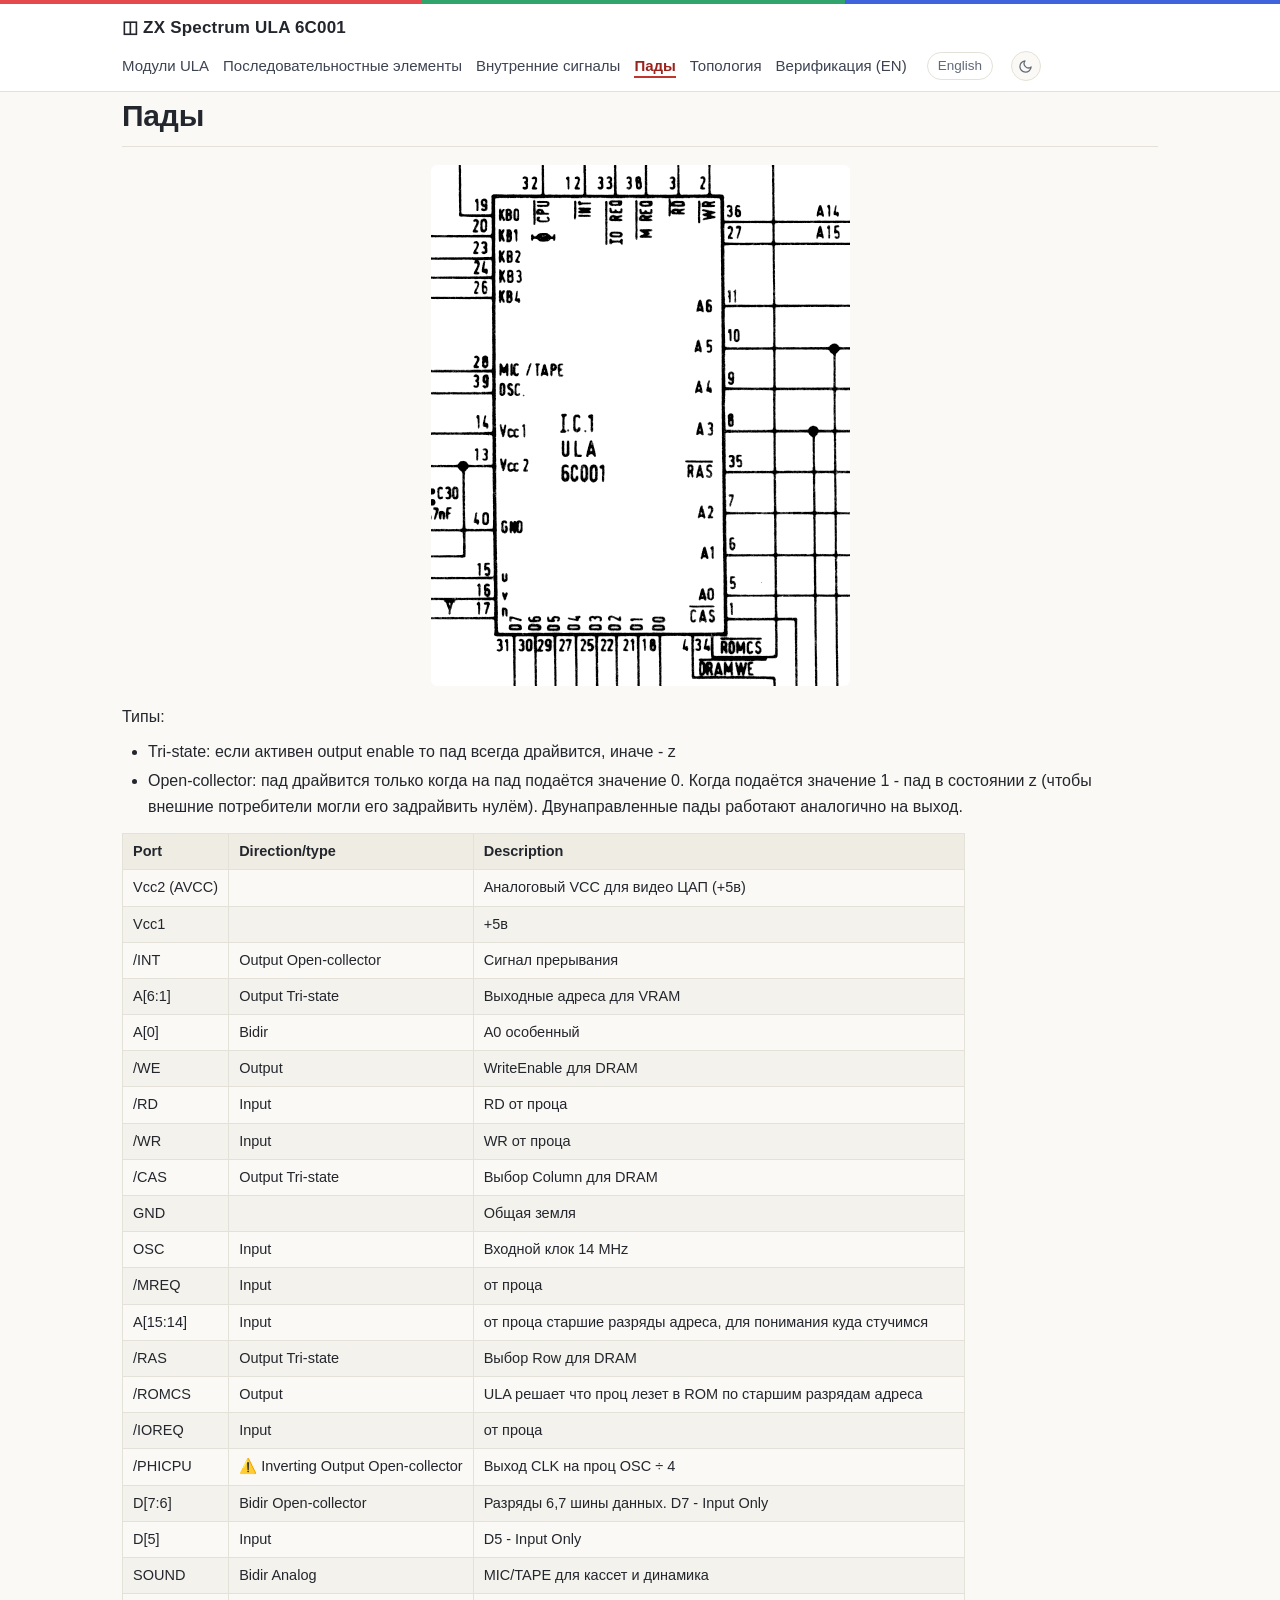
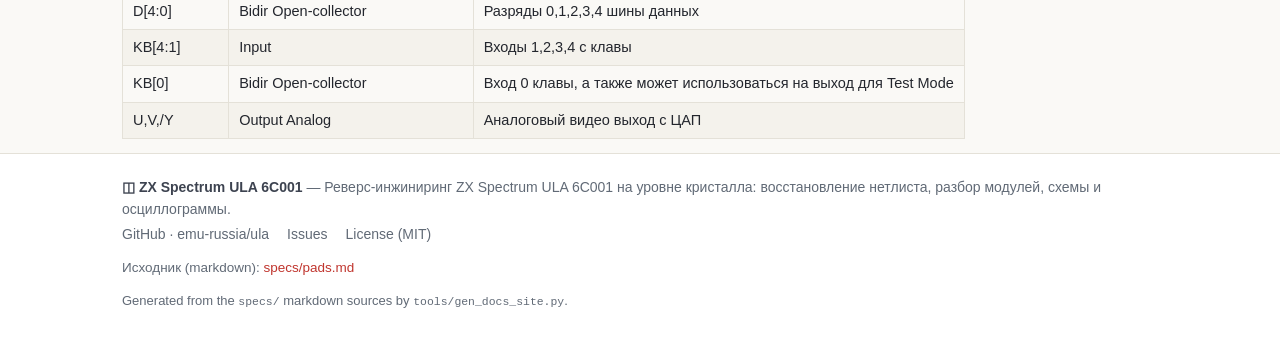
<file: docs/pads.ru.html>
<!DOCTYPE html>
<html lang="ru">
<head>
<meta charset="utf-8">
<meta name="viewport" content="width=device-width, initial-scale=1">
<meta name="color-scheme" content="light dark">
<title>Пады · ZX Spectrum ULA 6C001</title>
<meta name="description" content="Пады ZX Spectrum ULA 6C001: направление, тип (tri-state, open-collector, аналоговые) и описание.">
<link rel="stylesheet" href="assets/style.css">
<script src="assets/theme.js"></script>
<link rel="icon" href="data:image/svg+xml,%3Csvg xmlns='http://www.w3.org/2000/svg' viewBox='0 0 16 16'%3E%3Crect width='16' height='16' rx='3' fill='%23111'/%3E%3Crect x='3' y='3' width='3' height='10' fill='%23e5484d'/%3E%3Crect x='7' y='3' width='3' height='10' fill='%2330a46c'/%3E%3Crect x='11' y='3' width='2' height='10' fill='%233e63dd'/%3E%3C/svg%3E">
</head>
<body>
<header class="site-header">
  <div class="wrap">
    <a class="brand" href="index.ru.html">◫ ZX Spectrum ULA 6C001</a>
    <nav class="site-nav" aria-label="main">
      <a href="ula-modules.ru.html">Модули ULA</a><a href="seq.ru.html">Последовательностные элементы</a><a href="ula-signals.ru.html">Внутренние сигналы</a><a class="active" href="pads.ru.html">Пады</a><a href="topo.ru.html">Топология</a><a href="hdl-vs-netlist-verification.html">Верификация (EN)</a>
      <a class="lang-switch" href="pads.html">English</a>
      
      <button class="theme-toggle" type="button" aria-label="Toggle color theme" title="Toggle color theme">
        <svg class="icon icon-moon" viewBox="0 0 24 24" aria-hidden="true"><path d="M21 12.79A9 9 0 1 1 11.21 3 7 7 0 0 0 21 12.79z"></path></svg>
        <svg class="icon icon-sun" viewBox="0 0 24 24" aria-hidden="true"><circle cx="12" cy="12" r="5"></circle><line x1="12" y1="1" x2="12" y2="3"></line><line x1="12" y1="21" x2="12" y2="23"></line><line x1="4.22" y1="4.22" x2="5.64" y2="5.64"></line><line x1="18.36" y1="18.36" x2="19.78" y2="19.78"></line><line x1="1" y1="12" x2="3" y2="12"></line><line x1="21" y1="12" x2="23" y2="12"></line><line x1="4.22" y1="19.78" x2="5.64" y2="18.36"></line><line x1="18.36" y1="5.64" x2="19.78" y2="4.22"></line></svg>
      </button>
    </nav>
  </div>
</header>
<main class="wrap">
  <article class="doc">
<h1 id="пады">Пады</h1>
<p><img alt="pinout" src="imgstore/pinout.png" /></p>
<p>Типы:</p>
<ul>
<li>Tri-state: если активен output enable то пад всегда драйвится, иначе - z</li>
<li>Open-collector: пад драйвится только когда на пад подаётся значение 0. Когда подаётся значение 1 - пад в состоянии z (чтобы внешние потребители могли его задрайвить нулём). Двунаправленные пады работают аналогично на выход.</li>
</ul>
<table>
<thead>
<tr>
<th>Port</th>
<th>Direction/type</th>
<th>Description</th>
</tr>
</thead>
<tbody>
<tr>
<td>Vcc2 (AVCC)</td>
<td></td>
<td>Аналоговый VCC для видео ЦАП (+5в)</td>
</tr>
<tr>
<td>Vcc1</td>
<td></td>
<td>+5в</td>
</tr>
<tr>
<td>/INT</td>
<td>Output Open-collector</td>
<td>Сигнал прерывания</td>
</tr>
<tr>
<td>A[6:1]</td>
<td>Output Tri-state</td>
<td>Выходные адреса для VRAM</td>
</tr>
<tr>
<td>A[0]</td>
<td>Bidir</td>
<td>A0 особенный</td>
</tr>
<tr>
<td>/WE</td>
<td>Output</td>
<td>WriteEnable для DRAM</td>
</tr>
<tr>
<td>/RD</td>
<td>Input</td>
<td>RD от проца</td>
</tr>
<tr>
<td>/WR</td>
<td>Input</td>
<td>WR от проца</td>
</tr>
<tr>
<td>/CAS</td>
<td>Output Tri-state</td>
<td>Выбор Column для DRAM</td>
</tr>
<tr>
<td>GND</td>
<td></td>
<td>Общая земля</td>
</tr>
<tr>
<td>OSC</td>
<td>Input</td>
<td>Входной клок 14 MHz</td>
</tr>
<tr>
<td>/MREQ</td>
<td>Input</td>
<td>от проца</td>
</tr>
<tr>
<td>A[15:14]</td>
<td>Input</td>
<td>от проца старшие разряды адреса, для понимания куда стучимся</td>
</tr>
<tr>
<td>/RAS</td>
<td>Output Tri-state</td>
<td>Выбор Row для DRAM</td>
</tr>
<tr>
<td>/ROMCS</td>
<td>Output</td>
<td>ULA решает что проц лезет в ROM по старшим разрядам адреса</td>
</tr>
<tr>
<td>/IOREQ</td>
<td>Input</td>
<td>от проца</td>
</tr>
<tr>
<td>/PHICPU</td>
<td>⚠️ Inverting Output Open-collector</td>
<td>Выход CLK на проц OSC ÷ 4</td>
</tr>
<tr>
<td>D[7:6]</td>
<td>Bidir Open-collector</td>
<td>Разряды 6,7 шины данных.  D7 - Input Only</td>
</tr>
<tr>
<td>D[5]</td>
<td>Input</td>
<td>D5 - Input Only</td>
</tr>
<tr>
<td>SOUND</td>
<td>Bidir Analog</td>
<td>MIC/TAPE для кассет и динамика</td>
</tr>
<tr>
<td>D[4:0]</td>
<td>Bidir Open-collector</td>
<td>Разряды 0,1,2,3,4 шины данных</td>
</tr>
<tr>
<td>KB[4:1]</td>
<td>Input</td>
<td>Входы 1,2,3,4 с клавы</td>
</tr>
<tr>
<td>KB[0]</td>
<td>Bidir Open-collector</td>
<td>Вход 0 клавы, а также может использоваться на выход для Test Mode</td>
</tr>
<tr>
<td>U,V,/Y</td>
<td>Output Analog</td>
<td>Аналоговый видео выход с ЦАП</td>
</tr>
</tbody>
</table>
  </article>
</main>
<footer class="site-footer">
  <div class="wrap">
    <div>
      <p class="f-title">◫ ZX Spectrum ULA 6C001 <span class="f-sub">— Реверс-инжиниринг ZX Spectrum ULA 6C001 на уровне кристалла: восстановление нетлиста, разбор модулей, схемы и осциллограммы.</span></p>
      <p class="f-links">
        <a href="https://github.com/emu-russia/ula">GitHub · emu-russia/ula</a>
        <a href="https://github.com/emu-russia/ula/issues">Issues</a>
        <a href="https://github.com/emu-russia/ula/blob/main/LICENSE">License (MIT)</a>
      </p>
    </div>
    <p class="srcnote">Исходник (markdown): <a href="https://github.com/emu-russia/ula/blob/main/pads.md">specs/pads.md</a></p>
    <p class="f-gen">Generated from the <code>specs/</code> markdown sources by <code>tools/gen_docs_site.py</code>.</p>
  </div>
</footer>
</body>
</html>
</file>
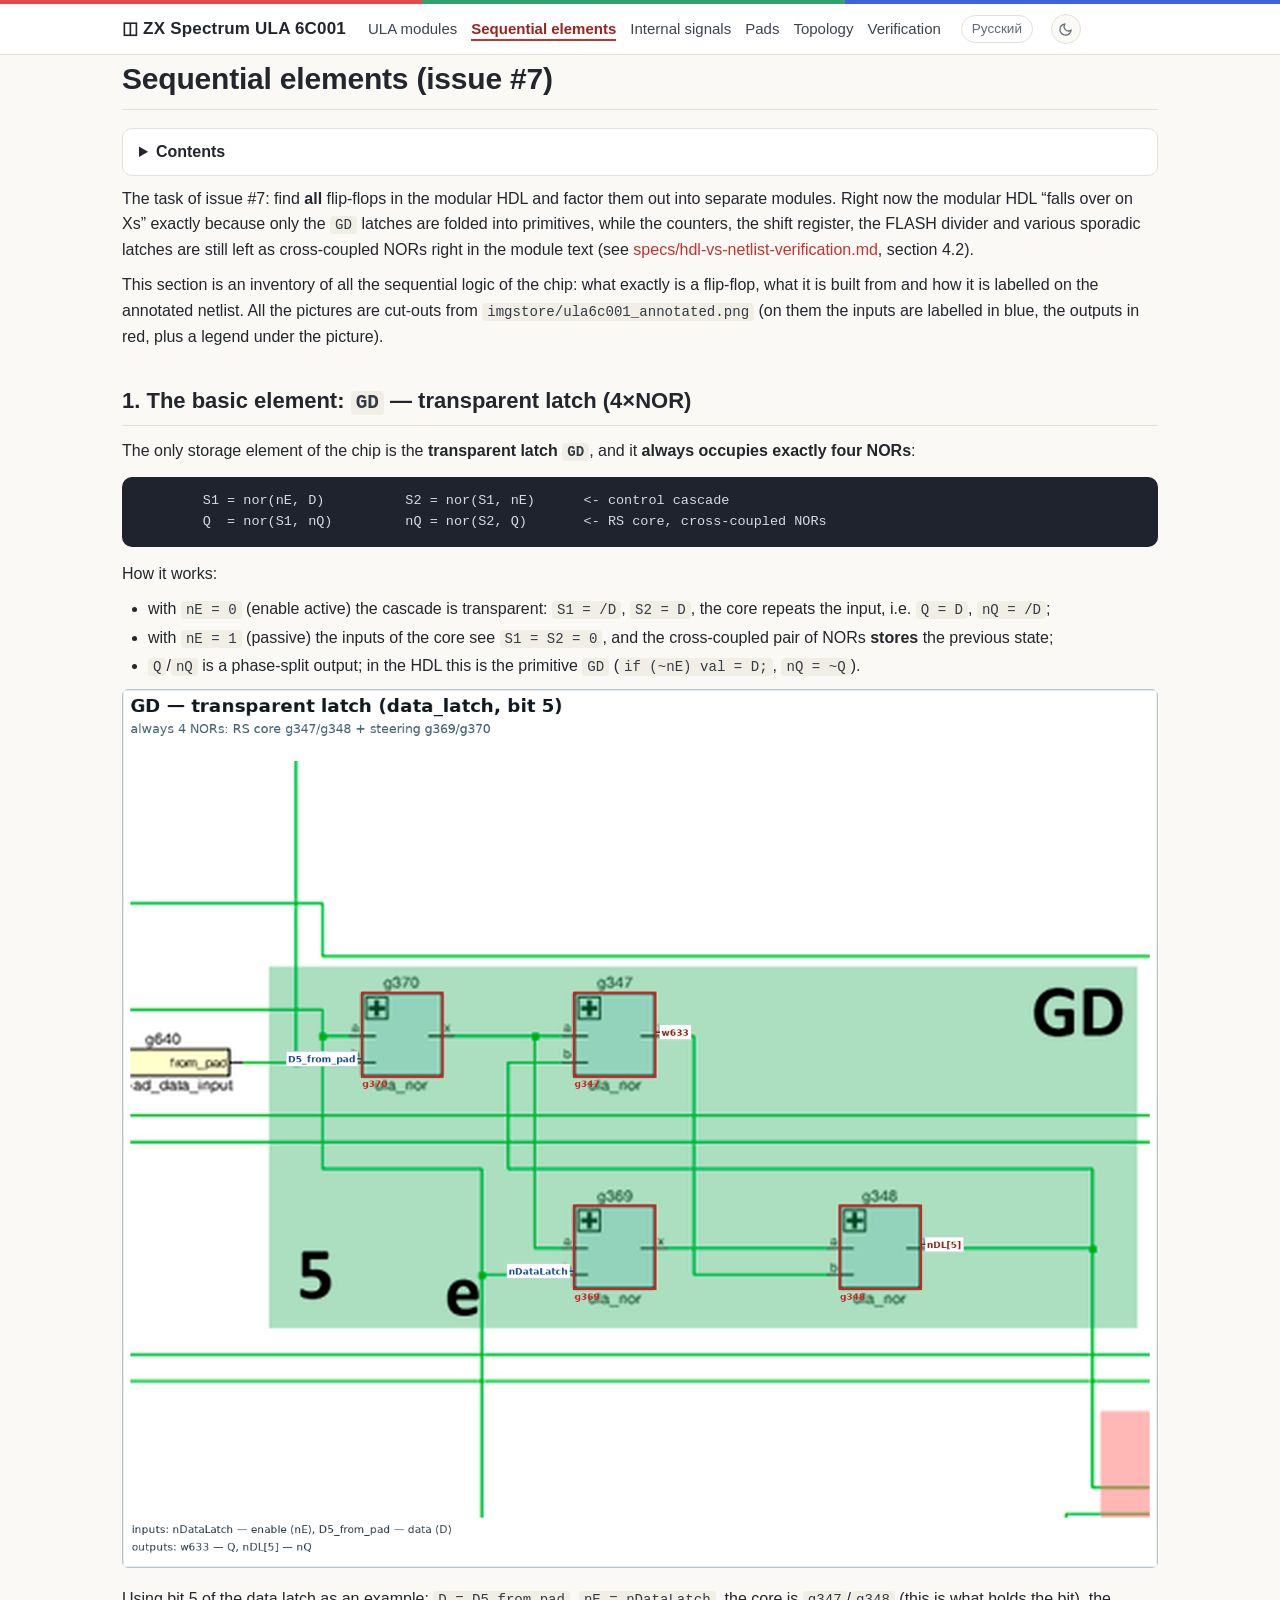
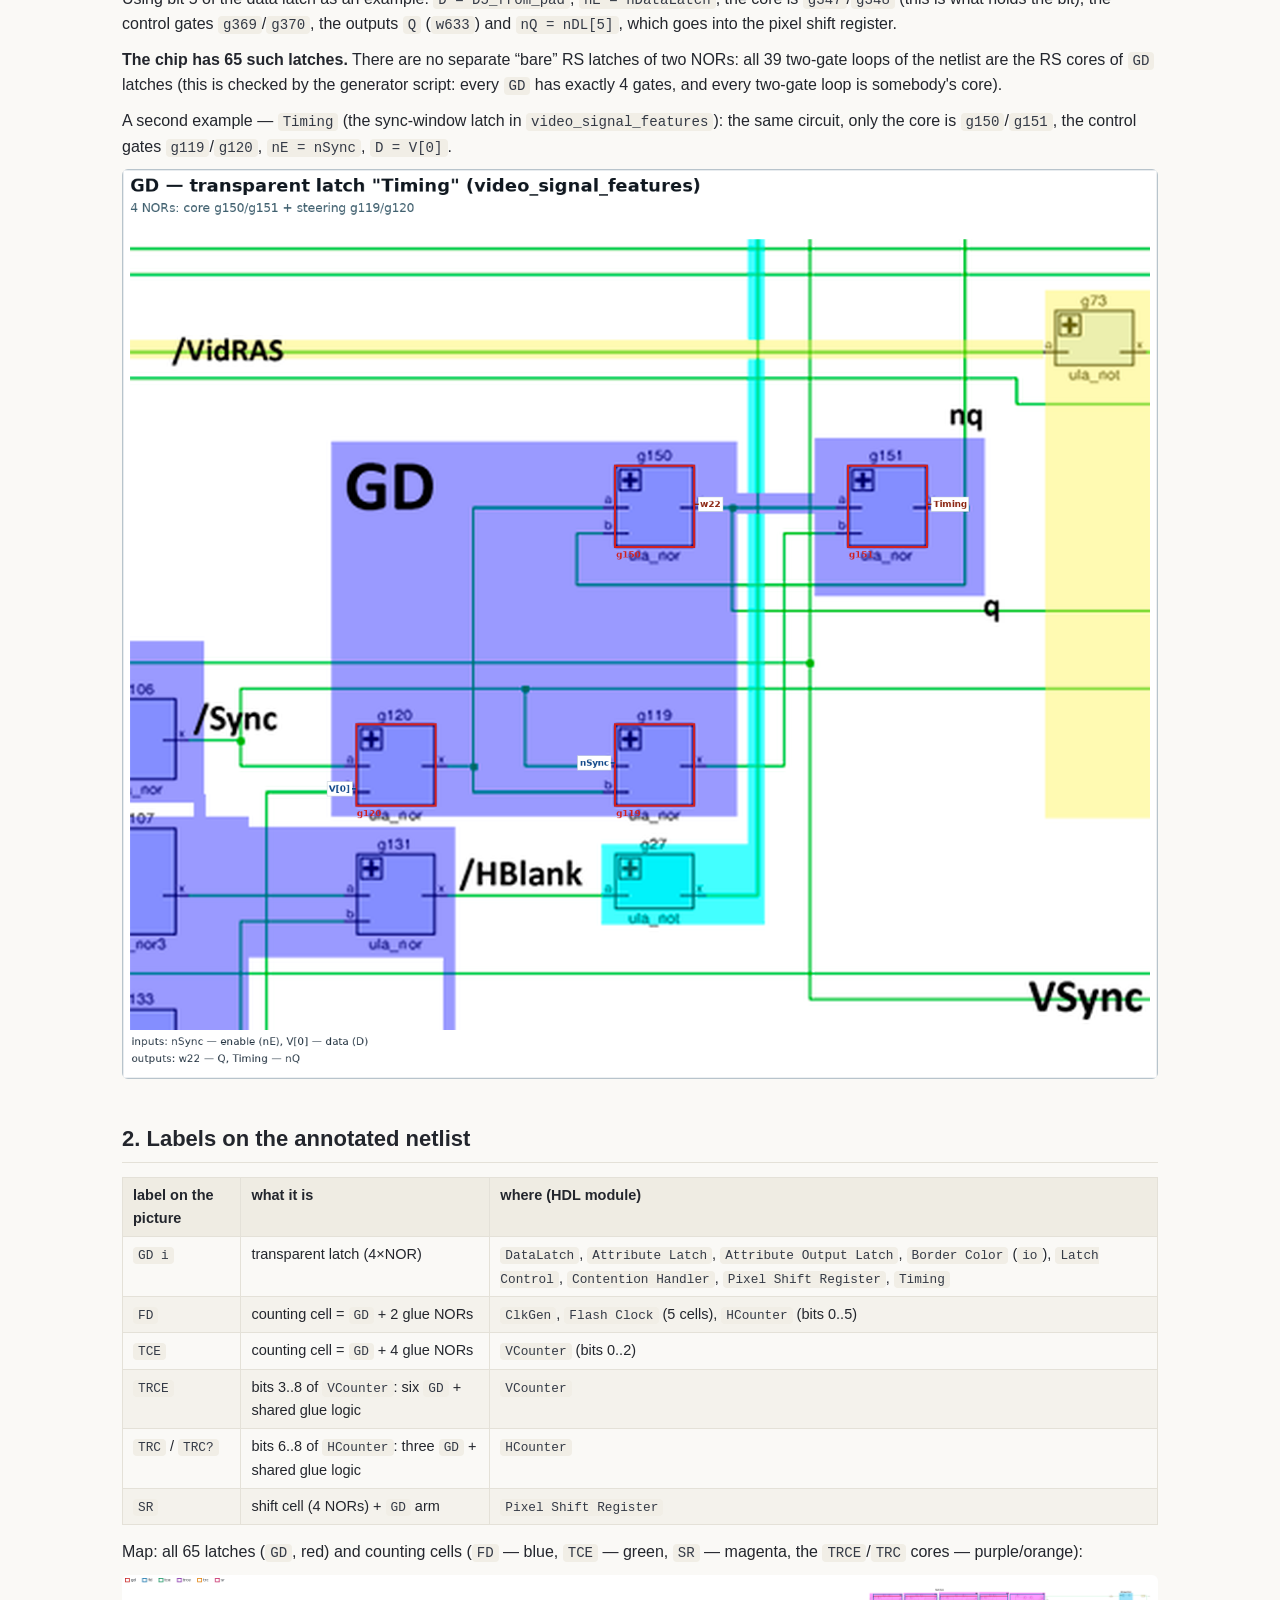
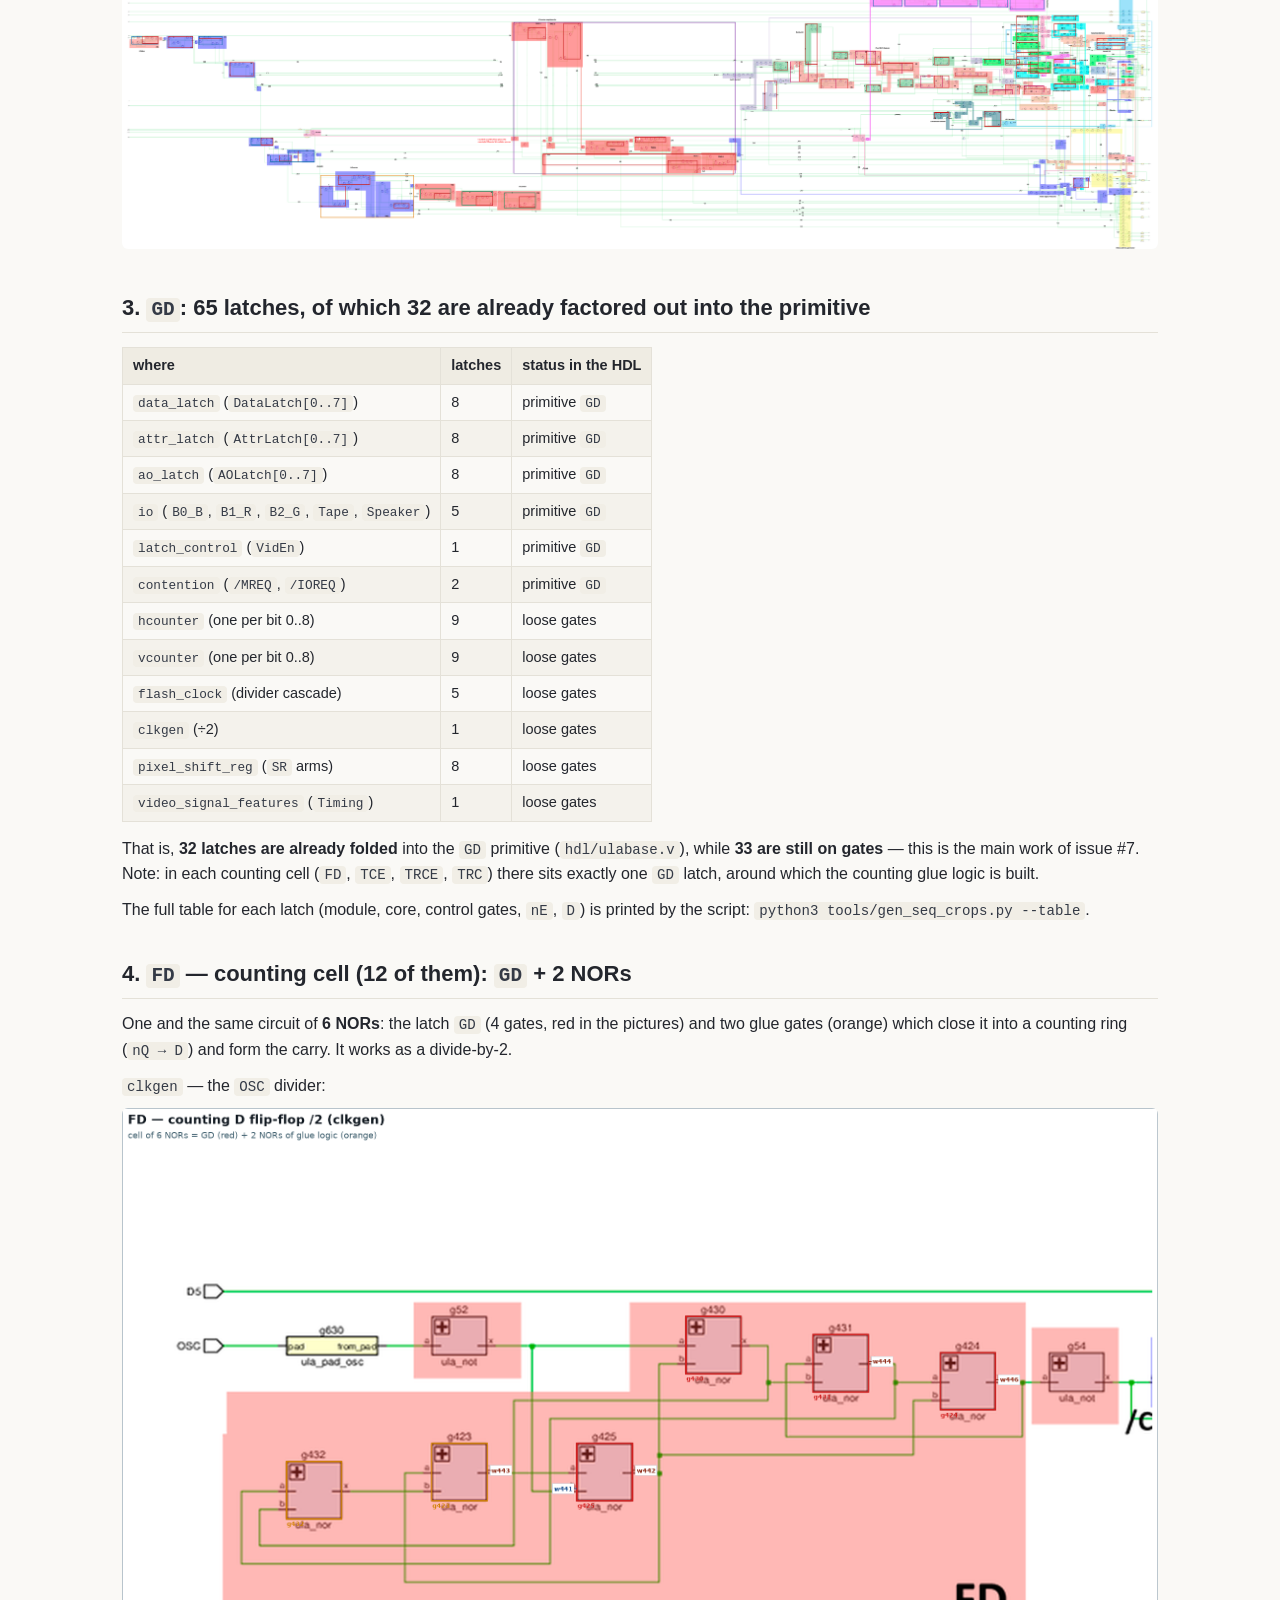
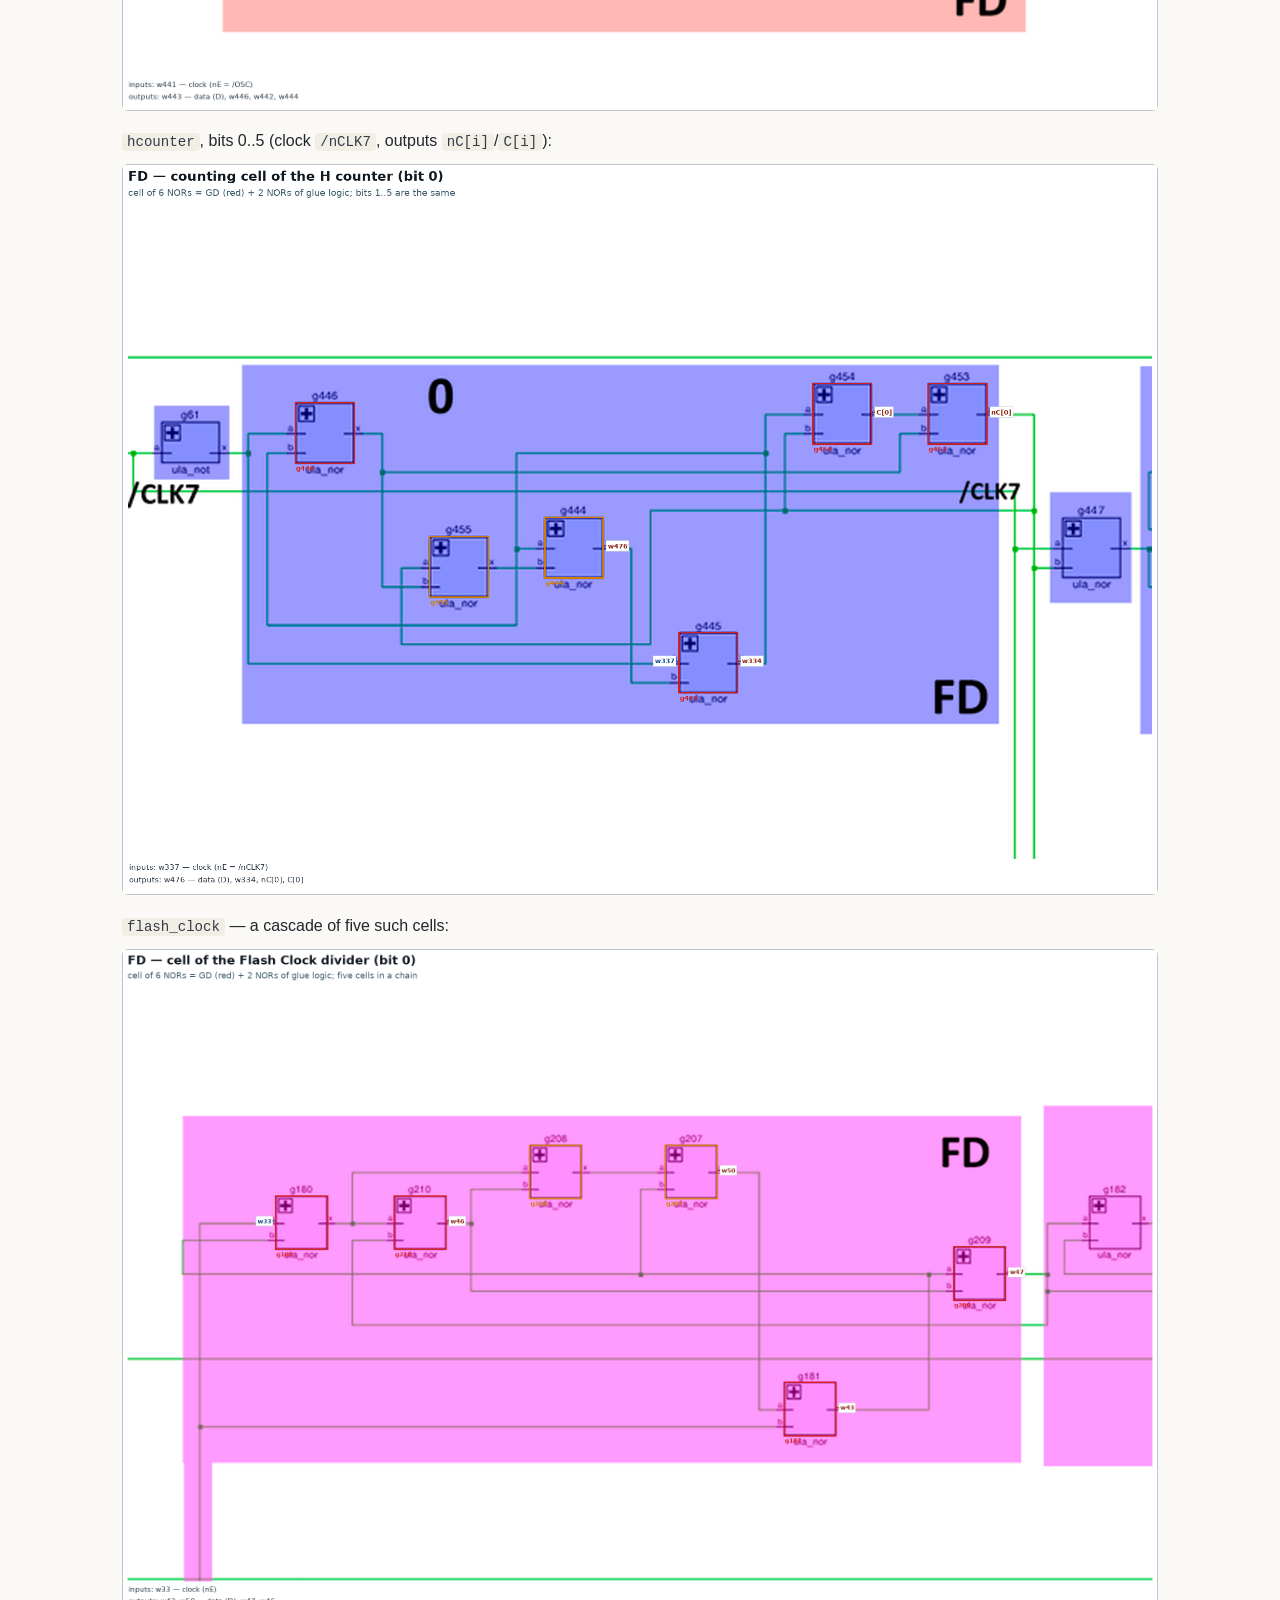
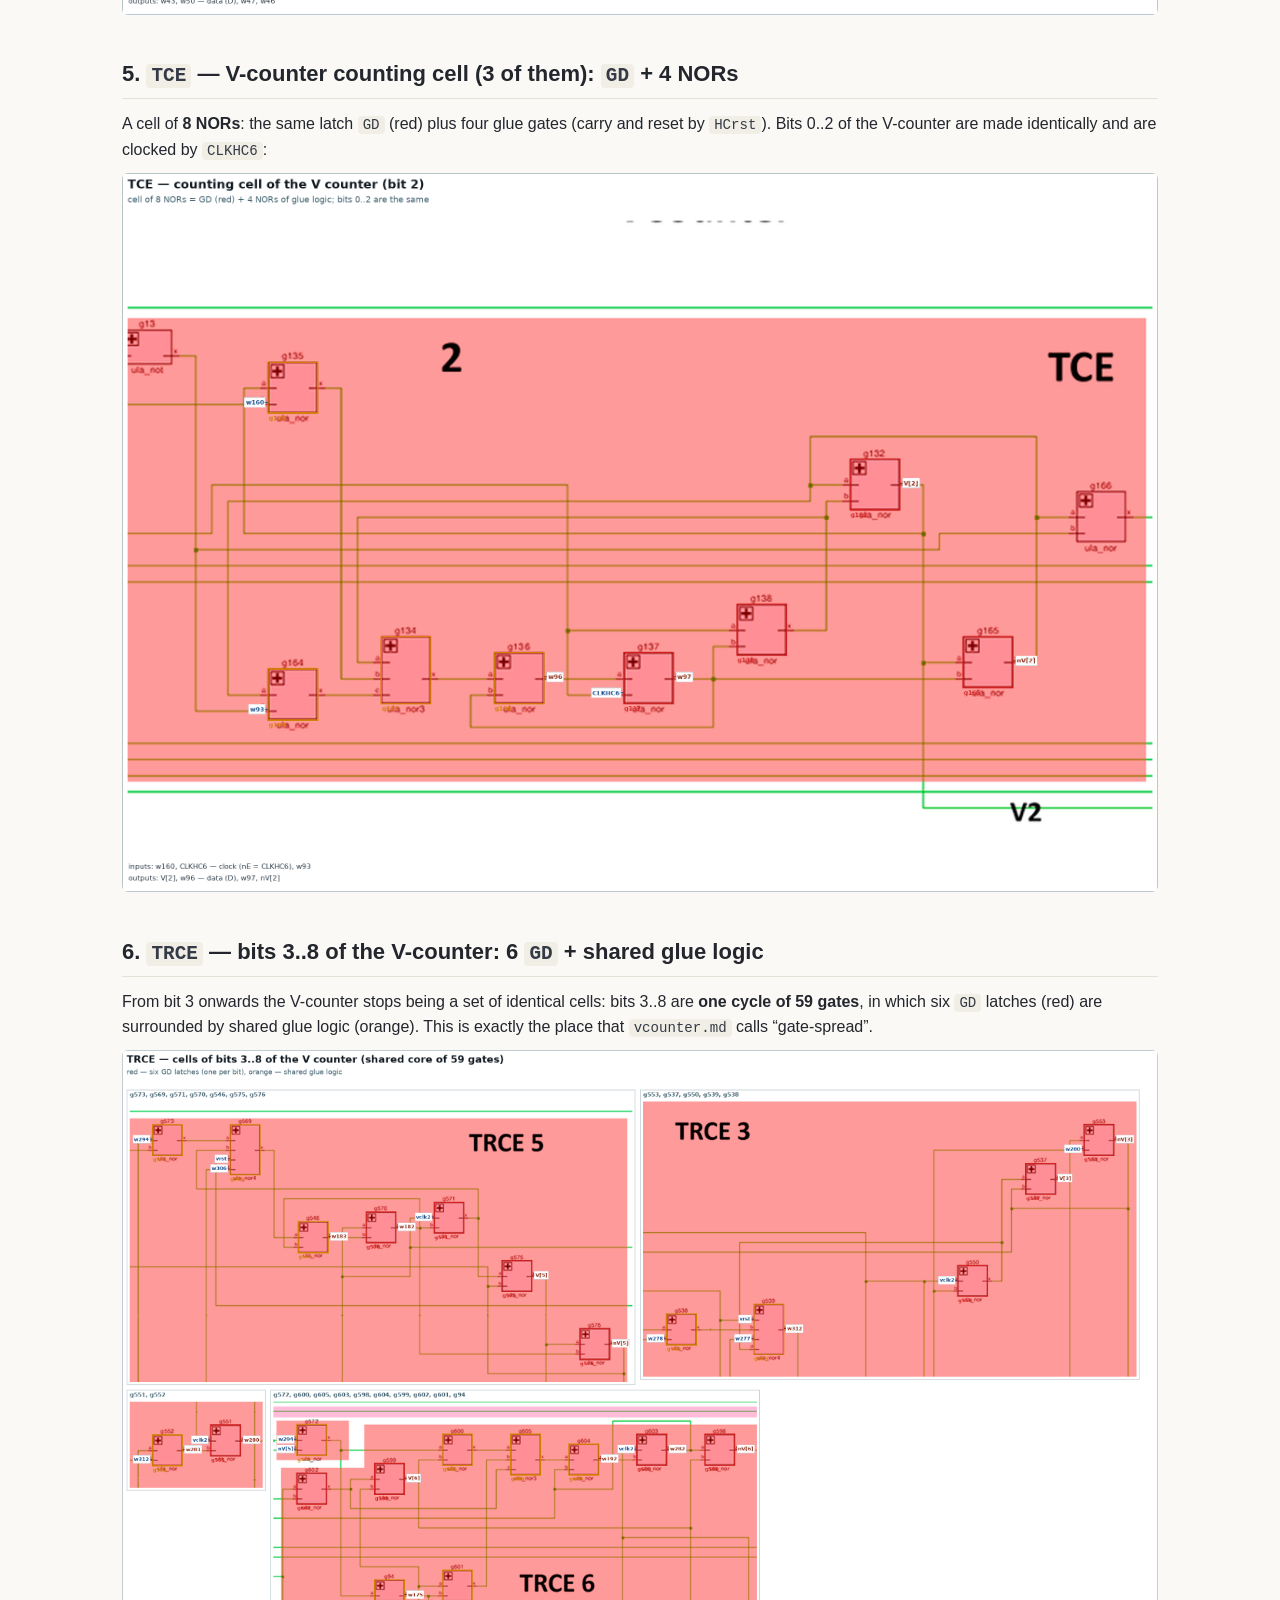
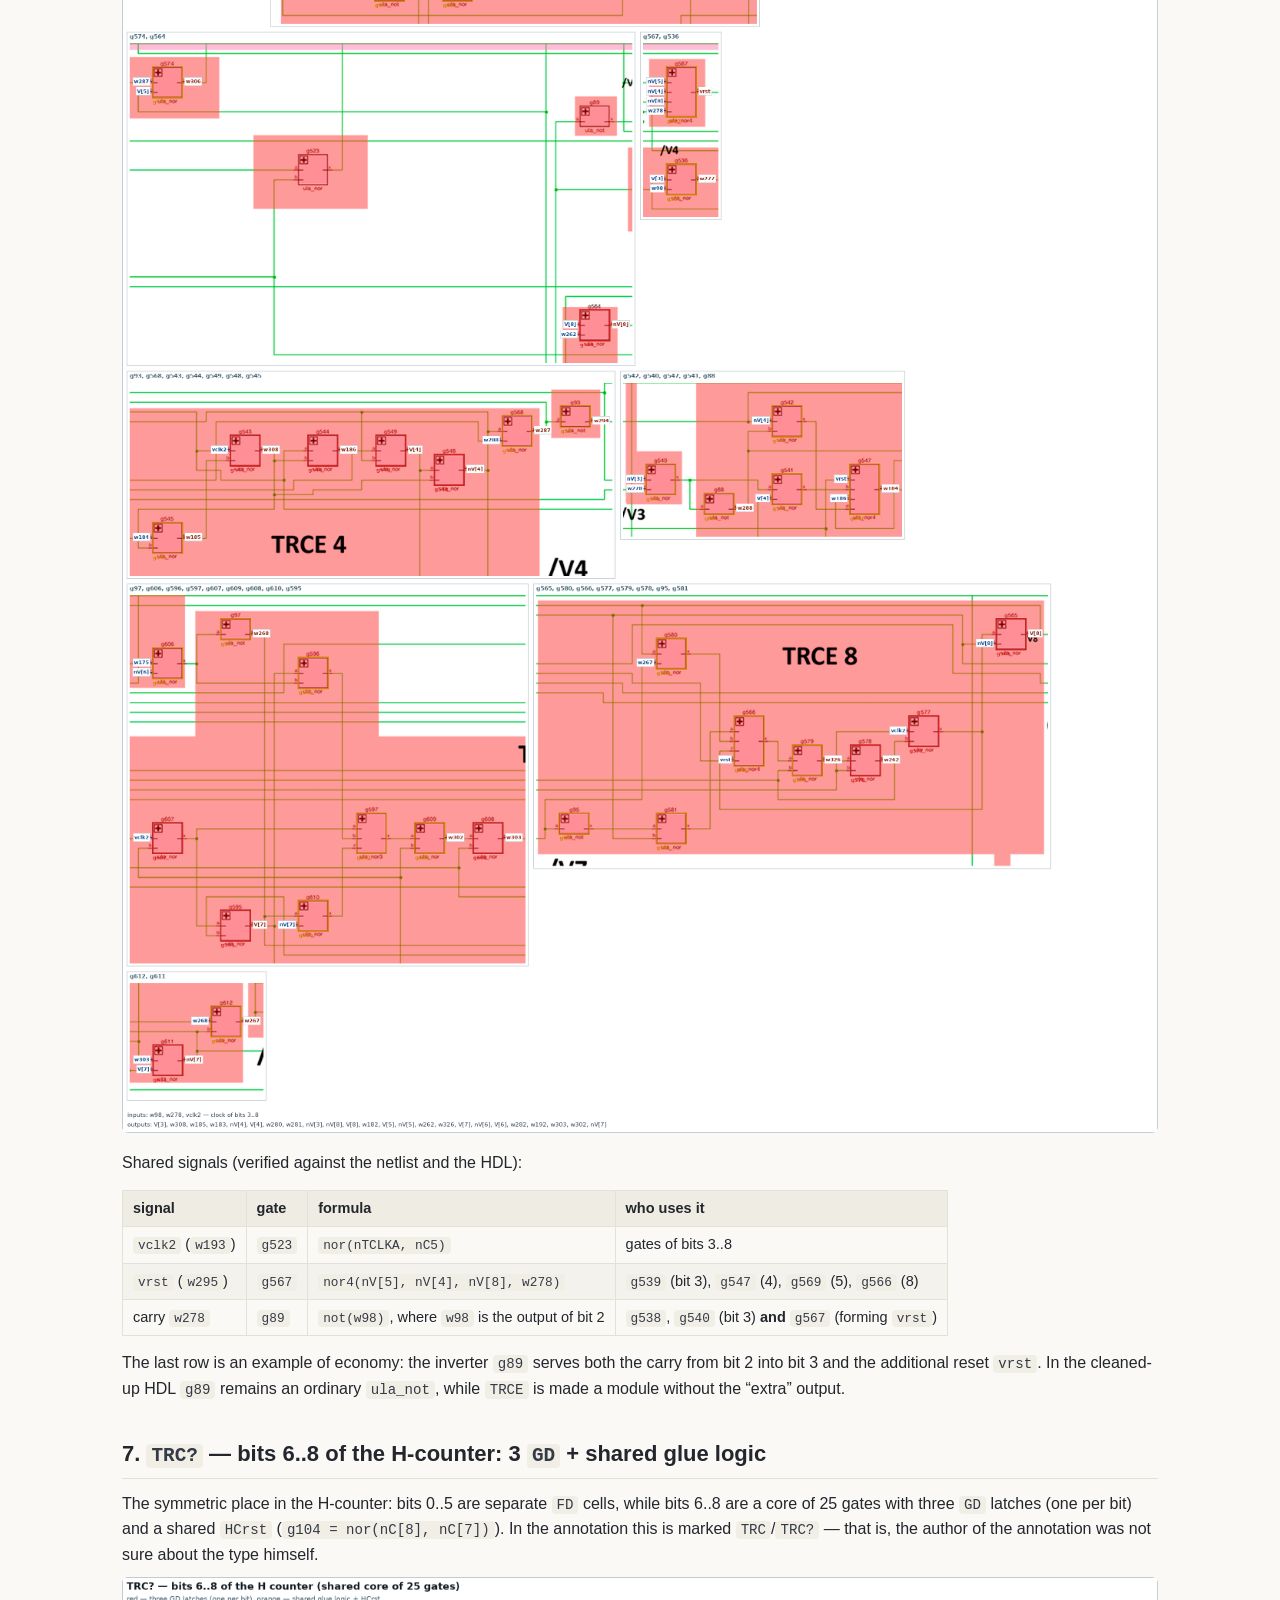
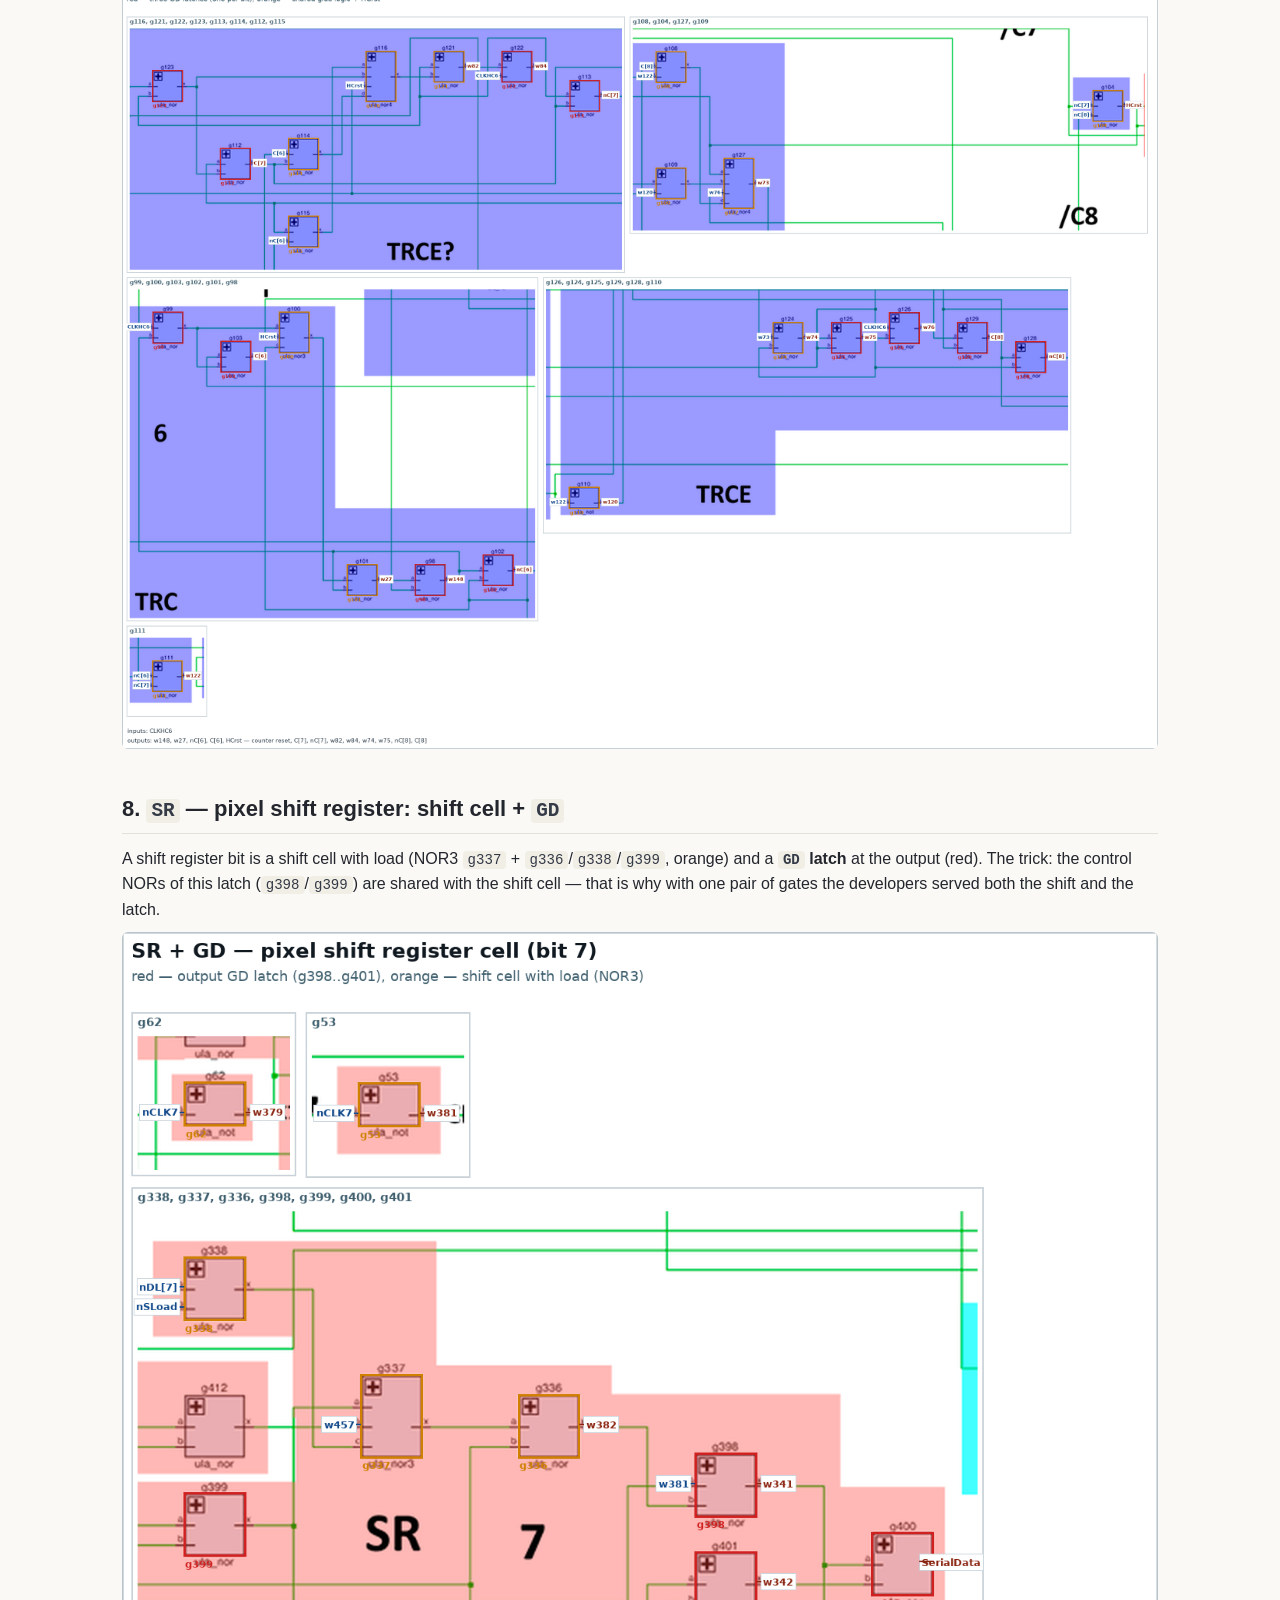
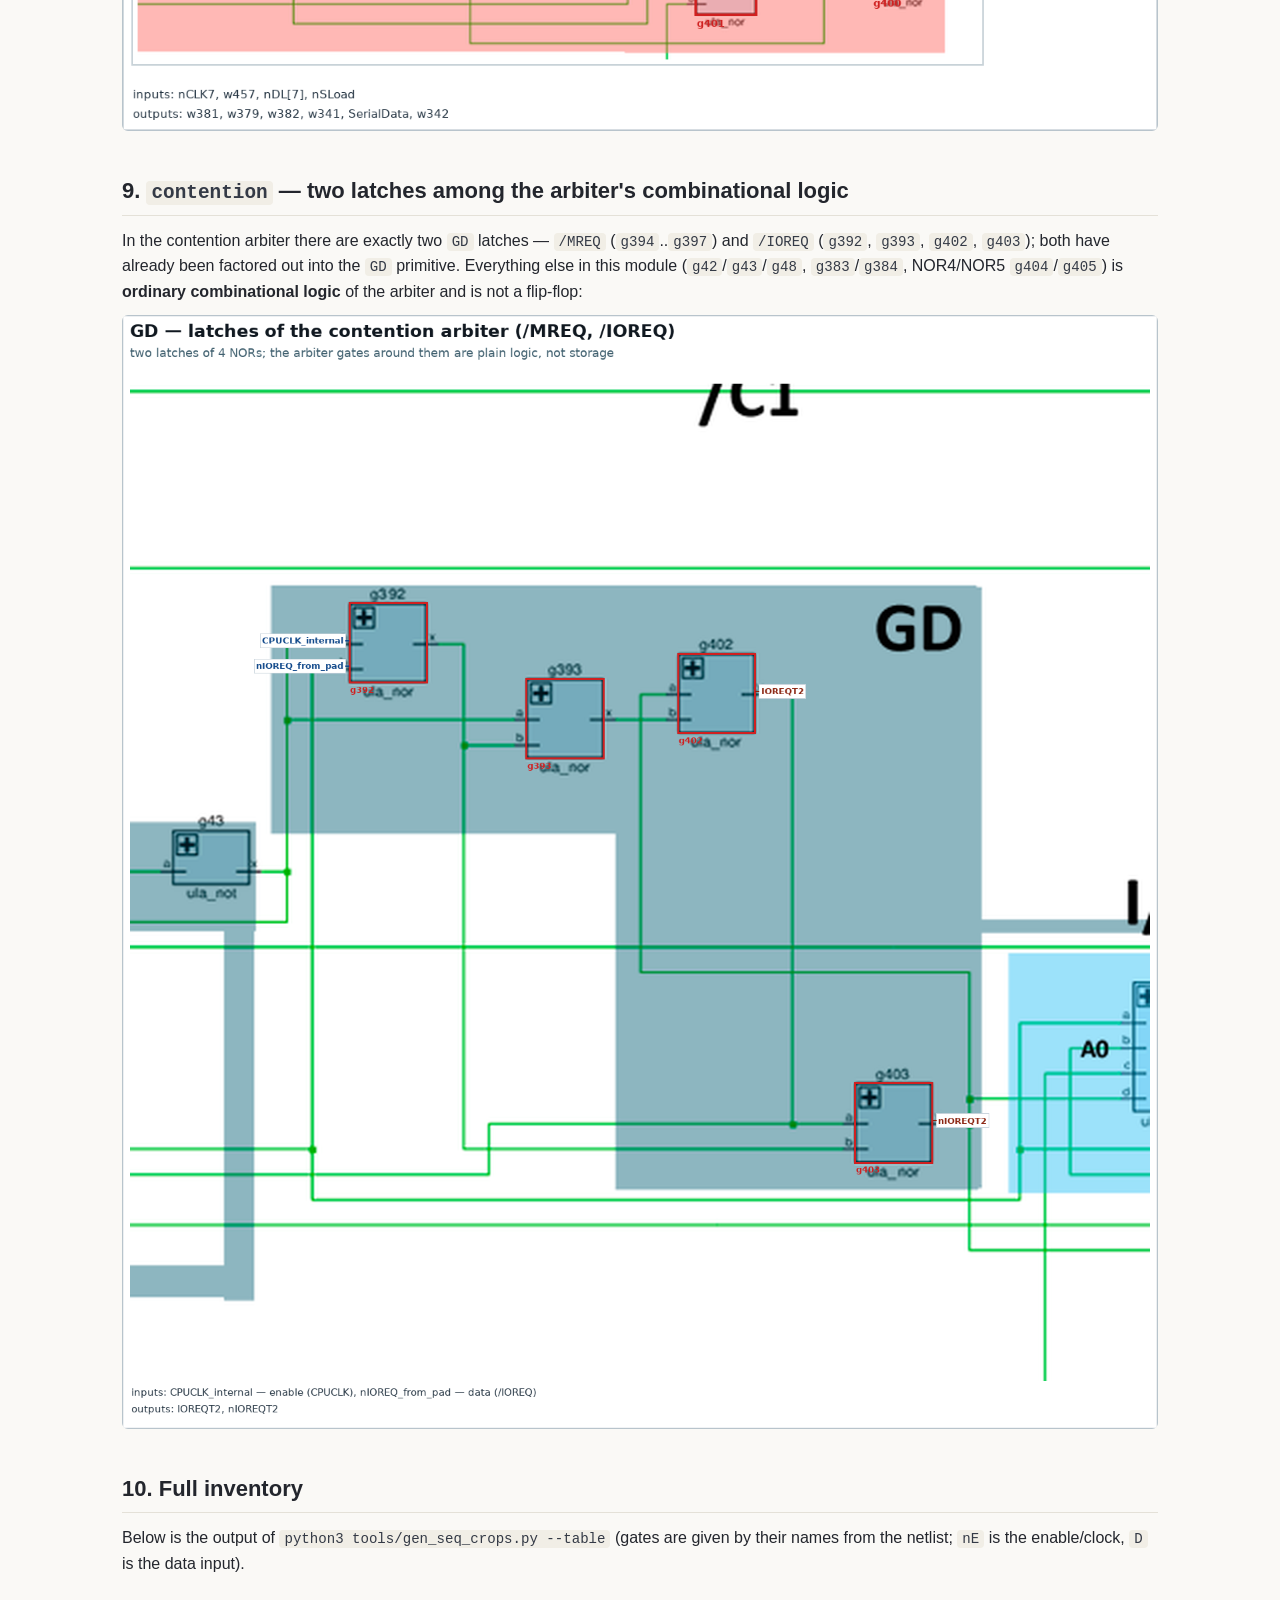
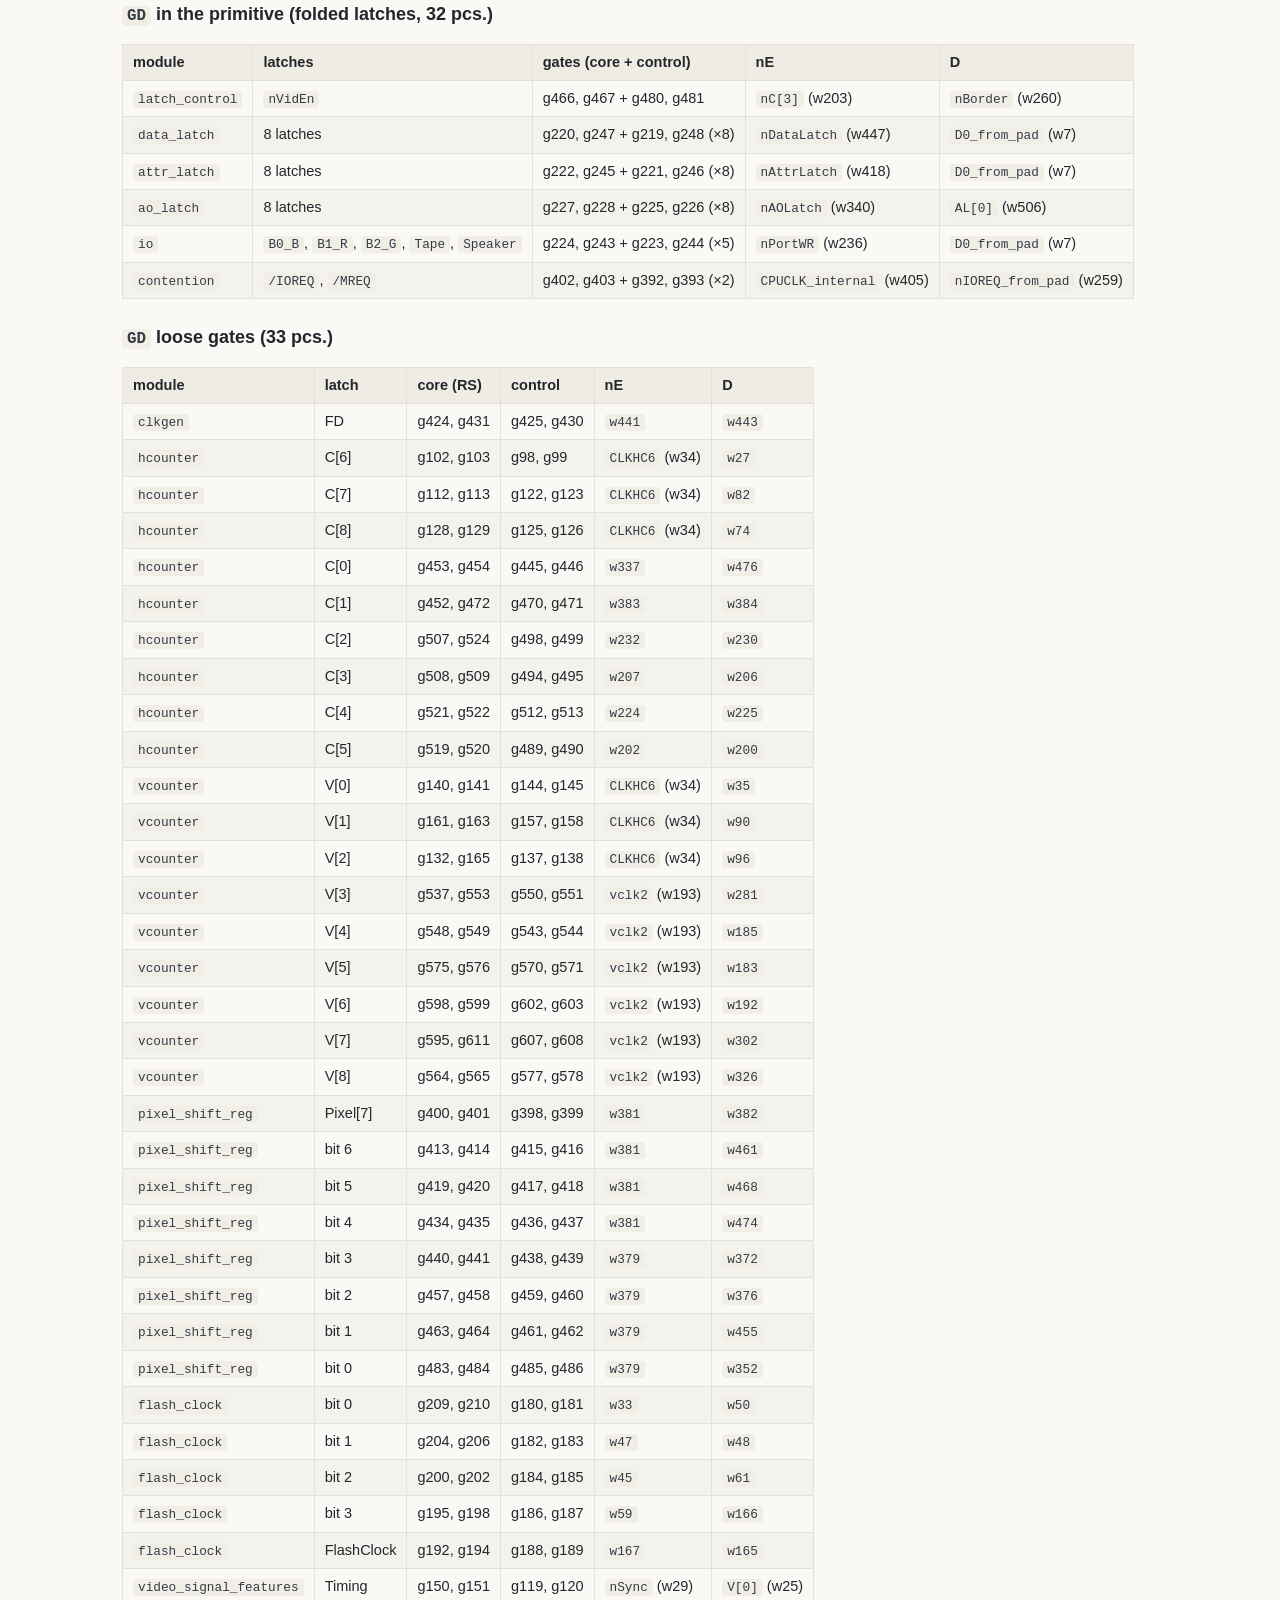
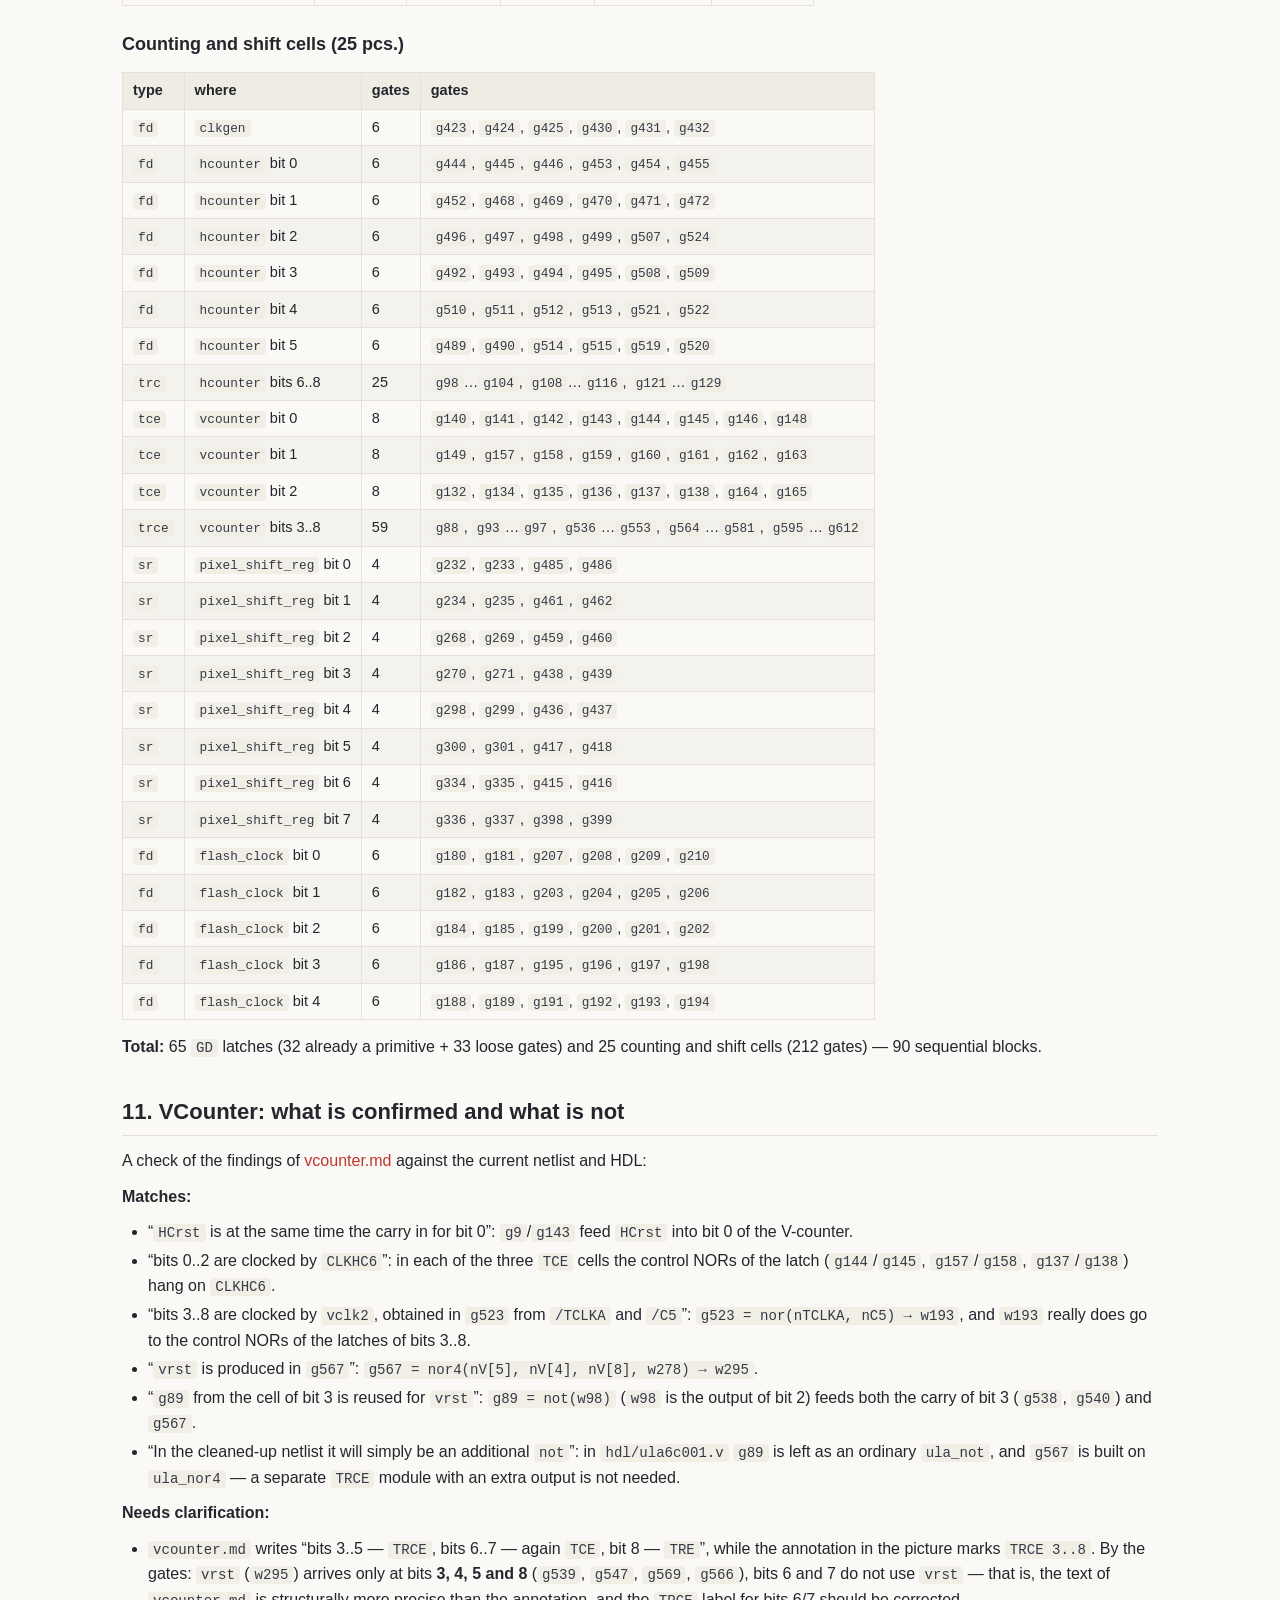
<file: docs/seq.html>
<!DOCTYPE html>
<html lang="en">
<head>
<meta charset="utf-8">
<meta name="viewport" content="width=device-width, initial-scale=1">
<meta name="color-scheme" content="light dark">
<title>ULA 6C001 sequential elements · ZX Spectrum ULA 6C001</title>
<meta name="description" content="Every trigger-like block of the recovered ULA 6C001 netlist (issue #7): GD latches, FD divider cells, TCE/TRCE/TRC counter cells, the pixel shift register and the contention arbiter, cut out of the annotated netlist.">
<link rel="stylesheet" href="assets/style.css">
<script src="assets/theme.js"></script>
<link rel="icon" href="data:image/svg+xml,%3Csvg xmlns='http://www.w3.org/2000/svg' viewBox='0 0 16 16'%3E%3Crect width='16' height='16' rx='3' fill='%23111'/%3E%3Crect x='3' y='3' width='3' height='10' fill='%23e5484d'/%3E%3Crect x='7' y='3' width='3' height='10' fill='%2330a46c'/%3E%3Crect x='11' y='3' width='2' height='10' fill='%233e63dd'/%3E%3C/svg%3E">
</head>
<body>
<header class="site-header">
  <div class="wrap">
    <a class="brand" href="index.html">◫ ZX Spectrum ULA 6C001</a>
    <nav class="site-nav" aria-label="main">
      <a href="ula-modules.html">ULA modules</a><a class="active" href="seq.html">Sequential elements</a><a href="ula-signals.html">Internal signals</a><a href="pads.html">Pads</a><a href="topo.html">Topology</a><a href="hdl-vs-netlist-verification.html">Verification</a>
      <a class="lang-switch" href="seq.ru.html">Русский</a>
      
      <button class="theme-toggle" type="button" aria-label="Toggle color theme" title="Toggle color theme">
        <svg class="icon icon-moon" viewBox="0 0 24 24" aria-hidden="true"><path d="M21 12.79A9 9 0 1 1 11.21 3 7 7 0 0 0 21 12.79z"></path></svg>
        <svg class="icon icon-sun" viewBox="0 0 24 24" aria-hidden="true"><circle cx="12" cy="12" r="5"></circle><line x1="12" y1="1" x2="12" y2="3"></line><line x1="12" y1="21" x2="12" y2="23"></line><line x1="4.22" y1="4.22" x2="5.64" y2="5.64"></line><line x1="18.36" y1="18.36" x2="19.78" y2="19.78"></line><line x1="1" y1="12" x2="3" y2="12"></line><line x1="21" y1="12" x2="23" y2="12"></line><line x1="4.22" y1="19.78" x2="5.64" y2="18.36"></line><line x1="18.36" y1="5.64" x2="19.78" y2="4.22"></line></svg>
      </button>
    </nav>
  </div>
</header>
<main class="wrap">
  <article class="doc">
<h1 id="sequential-elements-issue-7">Sequential elements (issue #7)</h1>
<details class="page-toc"><summary>Contents</summary><ul>
<li><a href="#1-the-basic-element-gd-transparent-latch-4nor">1. The basic element: GD — transparent latch (4×NOR)</a></li>
<li><a href="#2-labels-on-the-annotated-netlist">2. Labels on the annotated netlist</a></li>
<li><a href="#3-gd-65-latches-of-which-32-are-already-factored-out-into-the-primitive">3. GD: 65 latches, of which 32 are already factored out into the primitive</a></li>
<li><a href="#4-fd-counting-cell-12-of-them-gd-2-nors">4. FD — counting cell (12 of them): GD + 2 NORs</a></li>
<li><a href="#5-tce-v-counter-counting-cell-3-of-them-gd-4-nors">5. TCE — V-counter counting cell (3 of them): GD + 4 NORs</a></li>
<li><a href="#6-trce-bits-38-of-the-v-counter-6-gd-shared-glue-logic">6. TRCE — bits 3..8 of the V-counter: 6 GD + shared glue logic</a></li>
<li><a href="#7-trc-bits-68-of-the-h-counter-3-gd-shared-glue-logic">7. TRC? — bits 6..8 of the H-counter: 3 GD + shared glue logic</a></li>
<li><a href="#8-sr-pixel-shift-register-shift-cell-gd">8. SR — pixel shift register: shift cell + GD</a></li>
<li><a href="#9-contention-two-latches-among-the-arbiters-combinational-logic">9. contention — two latches among the arbiter's combinational logic</a></li>
<li><a href="#10-full-inventory">10. Full inventory</a><ul>
<li><a href="#gd-in-the-primitive-folded-latches-32-pcs">GD in the primitive (folded latches, 32 pcs.)</a></li>
<li><a href="#gd-loose-gates-33-pcs">GD loose gates (33 pcs.)</a></li>
<li><a href="#counting-and-shift-cells-25-pcs">Counting and shift cells (25 pcs.)</a></li>
</ul>
</li>
<li><a href="#11-vcounter-what-is-confirmed-and-what-is-not">11. VCounter: what is confirmed and what is not</a></li>
<li><a href="#12-what-is-left-to-do-on-issue-7">12. What is left to do on issue #7</a></li>
</ul></details>
<p>The task of issue #7: find <strong>all</strong> flip-flops in the modular HDL and factor them
out into separate modules. Right now the modular HDL “falls over on Xs” exactly
because only the <code>GD</code> latches are folded into primitives, while the counters,
the shift register, the FLASH divider and various sporadic latches are still
left as cross-coupled NORs right in the module text (see
<a href="/specs/hdl-vs-netlist-verification.md">specs/hdl-vs-netlist-verification.md</a>, section 4.2).</p>
<p>This section is an inventory of all the sequential logic of the chip: what
exactly is a flip-flop, what it is built from and how it is labelled on the
annotated netlist.
All the pictures are cut-outs from <code>imgstore/ula6c001_annotated.png</code> (on them the
inputs are labelled in blue, the outputs in red, plus a legend under the picture).</p>
<h2 id="1-the-basic-element-gd-transparent-latch-4nor">1. The basic element: <code>GD</code> — transparent latch (4×NOR)</h2>
<p>The only storage element of the chip is the <strong>transparent latch <code>GD</code></strong>, and it
<strong>always occupies exactly four NORs</strong>:</p>
<pre><code>        S1 = nor(nE, D)          S2 = nor(S1, nE)      &lt;- control cascade
        Q  = nor(S1, nQ)         nQ = nor(S2, Q)       &lt;- RS core, cross-coupled NORs
</code></pre>
<p>How it works:</p>
<ul>
<li>with <code>nE = 0</code> (enable active) the cascade is transparent: <code>S1 = /D</code>, <code>S2 = D</code>,
  the core repeats the input, i.e. <code>Q = D</code>, <code>nQ = /D</code>;</li>
<li>with <code>nE = 1</code> (passive) the inputs of the core see <code>S1 = S2 = 0</code>, and the
  cross-coupled pair of NORs <strong>stores</strong> the previous state;</li>
<li><code>Q</code>/<code>nQ</code> is a phase-split output; in the HDL this is the primitive
  <a href="/hdl/ulabase.v"><code>GD</code></a> (<code>if (~nE) val = D;</code>, <code>nQ = ~Q</code>).</li>
</ul>
<p><img alt="GD — transparent latch (data_latch, bit 5)" src="imgstore/seq/seq_gd.png" /></p>
<p>Using bit 5 of the data latch as an example: <code>D = D5_from_pad</code>, <code>nE = nDataLatch</code>,
the core is <code>g347</code>/<code>g348</code> (this is what holds the bit), the control gates
<code>g369</code>/<code>g370</code>, the outputs <code>Q</code> (<code>w633</code>) and <code>nQ = nDL[5]</code>, which goes into the
pixel shift register.</p>
<p><strong>The chip has 65 such latches.</strong> There are no separate “bare” RS latches of two
NORs: all 39 two-gate loops of the netlist are the RS cores of <code>GD</code> latches
(this is checked by the generator script: every <code>GD</code> has exactly 4 gates, and
every two-gate loop is somebody's core).</p>
<p>A second example — <code>Timing</code> (the sync-window latch in <code>video_signal_features</code>):
the same circuit, only the core is <code>g150</code>/<code>g151</code>, the control gates <code>g119</code>/<code>g120</code>,
<code>nE = nSync</code>, <code>D = V[0]</code>.</p>
<p><img loading="lazy" alt="GD — transparent latch Timing" src="imgstore/seq/seq_gd_timing.png" /></p>
<h2 id="2-labels-on-the-annotated-netlist">2. Labels on the annotated netlist</h2>
<table>
<thead>
<tr>
<th>label on the picture</th>
<th>what it is</th>
<th>where (HDL module)</th>
</tr>
</thead>
<tbody>
<tr>
<td><code>GD i</code></td>
<td>transparent latch (4×NOR)</td>
<td><code>DataLatch</code>, <code>Attribute Latch</code>, <code>Attribute Output Latch</code>, <code>Border Color</code> (<code>io</code>), <code>Latch Control</code>, <code>Contention Handler</code>, <code>Pixel Shift Register</code>, <code>Timing</code></td>
</tr>
<tr>
<td><code>FD</code></td>
<td>counting cell = <code>GD</code> + 2 glue NORs</td>
<td><code>ClkGen</code>, <code>Flash Clock</code> (5 cells), <code>HCounter</code> (bits 0..5)</td>
</tr>
<tr>
<td><code>TCE</code></td>
<td>counting cell = <code>GD</code> + 4 glue NORs</td>
<td><code>VCounter</code> (bits 0..2)</td>
</tr>
<tr>
<td><code>TRCE</code></td>
<td>bits 3..8 of <code>VCounter</code>: six <code>GD</code> + shared glue logic</td>
<td><code>VCounter</code></td>
</tr>
<tr>
<td><code>TRC</code> / <code>TRC?</code></td>
<td>bits 6..8 of <code>HCounter</code>: three <code>GD</code> + shared glue logic</td>
<td><code>HCounter</code></td>
</tr>
<tr>
<td><code>SR</code></td>
<td>shift cell (4 NORs) + <code>GD</code> arm</td>
<td><code>Pixel Shift Register</code></td>
</tr>
</tbody>
</table>
<p>Map: all 65 latches (<code>GD</code>, red) and counting cells (<code>FD</code> — blue, <code>TCE</code> —
green, <code>SR</code> — magenta, the <code>TRCE</code>/<code>TRC</code> cores — purple/orange):</p>
<p><img loading="lazy" alt="Map of the sequential elements" src="imgstore/seq/seq_overview.png" /></p>
<h2 id="3-gd-65-latches-of-which-32-are-already-factored-out-into-the-primitive">3. <code>GD</code>: 65 latches, of which 32 are already factored out into the primitive</h2>
<table>
<thead>
<tr>
<th>where</th>
<th>latches</th>
<th>status in the HDL</th>
</tr>
</thead>
<tbody>
<tr>
<td><code>data_latch</code> (<code>DataLatch[0..7]</code>)</td>
<td>8</td>
<td>primitive <code>GD</code></td>
</tr>
<tr>
<td><code>attr_latch</code> (<code>AttrLatch[0..7]</code>)</td>
<td>8</td>
<td>primitive <code>GD</code></td>
</tr>
<tr>
<td><code>ao_latch</code> (<code>AOLatch[0..7]</code>)</td>
<td>8</td>
<td>primitive <code>GD</code></td>
</tr>
<tr>
<td><code>io</code> (<code>B0_B</code>, <code>B1_R</code>, <code>B2_G</code>, <code>Tape</code>, <code>Speaker</code>)</td>
<td>5</td>
<td>primitive <code>GD</code></td>
</tr>
<tr>
<td><code>latch_control</code> (<code>VidEn</code>)</td>
<td>1</td>
<td>primitive <code>GD</code></td>
</tr>
<tr>
<td><code>contention</code> (<code>/MREQ</code>, <code>/IOREQ</code>)</td>
<td>2</td>
<td>primitive <code>GD</code></td>
</tr>
<tr>
<td><code>hcounter</code> (one per bit 0..8)</td>
<td>9</td>
<td>loose gates</td>
</tr>
<tr>
<td><code>vcounter</code> (one per bit 0..8)</td>
<td>9</td>
<td>loose gates</td>
</tr>
<tr>
<td><code>flash_clock</code> (divider cascade)</td>
<td>5</td>
<td>loose gates</td>
</tr>
<tr>
<td><code>clkgen</code> (÷2)</td>
<td>1</td>
<td>loose gates</td>
</tr>
<tr>
<td><code>pixel_shift_reg</code> (<code>SR</code> arms)</td>
<td>8</td>
<td>loose gates</td>
</tr>
<tr>
<td><code>video_signal_features</code> (<code>Timing</code>)</td>
<td>1</td>
<td>loose gates</td>
</tr>
</tbody>
</table>
<p>That is, <strong>32 latches are already folded</strong> into the <code>GD</code> primitive
(<code>hdl/ulabase.v</code>), while <strong>33 are still on gates</strong> — this is the main work of
issue #7. Note: in each counting cell (<code>FD</code>, <code>TCE</code>, <code>TRCE</code>, <code>TRC</code>) there sits
exactly one <code>GD</code> latch, around which the counting glue logic is built.</p>
<p>The full table for each latch (module, core, control gates, <code>nE</code>, <code>D</code>)
is printed by the script: <code>python3 tools/gen_seq_crops.py --table</code>.</p>
<h2 id="4-fd-counting-cell-12-of-them-gd-2-nors">4. <code>FD</code> — counting cell (12 of them): <code>GD</code> + 2 NORs</h2>
<p>One and the same circuit of <strong>6 NORs</strong>: the latch <code>GD</code> (4 gates, red in the
pictures) and two glue gates (orange) which close it into a counting ring
(<code>nQ → D</code>) and form the carry. It works as a divide-by-2.</p>
<p><code>clkgen</code> — the <code>OSC</code> divider:</p>
<p><img loading="lazy" alt="FD — the CLK7 divider in clkgen" src="imgstore/seq/seq_fd_clkgen.png" /></p>
<p><code>hcounter</code>, bits 0..5 (clock <code>/nCLK7</code>, outputs <code>nC[i]</code>/<code>C[i]</code>):</p>
<p><img loading="lazy" alt="FD — an H-counter cell, bit 0" src="imgstore/seq/seq_fd_hc.png" /></p>
<p><code>flash_clock</code> — a cascade of five such cells:</p>
<p><img loading="lazy" alt="FD — a Flash Clock cell" src="imgstore/seq/seq_fd_flash.png" /></p>
<h2 id="5-tce-v-counter-counting-cell-3-of-them-gd-4-nors">5. <code>TCE</code> — V-counter counting cell (3 of them): <code>GD</code> + 4 NORs</h2>
<p>A cell of <strong>8 NORs</strong>: the same latch <code>GD</code> (red) plus four glue gates
(carry and reset by <code>HCrst</code>). Bits 0..2 of the V-counter are made identically and
are clocked by <code>CLKHC6</code>:</p>
<p><img loading="lazy" alt="TCE — a V-counter cell, bit 2" src="imgstore/seq/seq_tce.png" /></p>
<h2 id="6-trce-bits-38-of-the-v-counter-6-gd-shared-glue-logic">6. <code>TRCE</code> — bits 3..8 of the V-counter: 6 <code>GD</code> + shared glue logic</h2>
<p>From bit 3 onwards the V-counter stops being a set of identical cells: bits 3..8
are <strong>one cycle of 59 gates</strong>, in which six <code>GD</code> latches (red) are surrounded by
shared glue logic (orange). This is exactly the place that <code>vcounter.md</code> calls
“gate-spread”.</p>
<p><img loading="lazy" alt="TRCE — bits 3..8 of the V-counter (tiles)" src="imgstore/seq/seq_trce.png" /></p>
<p>Shared signals (verified against the netlist and the HDL):</p>
<table>
<thead>
<tr>
<th>signal</th>
<th>gate</th>
<th>formula</th>
<th>who uses it</th>
</tr>
</thead>
<tbody>
<tr>
<td><code>vclk2</code> (<code>w193</code>)</td>
<td><code>g523</code></td>
<td><code>nor(nTCLKA, nC5)</code></td>
<td>gates of bits 3..8</td>
</tr>
<tr>
<td><code>vrst</code> (<code>w295</code>)</td>
<td><code>g567</code></td>
<td><code>nor4(nV[5], nV[4], nV[8], w278)</code></td>
<td><code>g539</code> (bit 3), <code>g547</code> (4), <code>g569</code> (5), <code>g566</code> (8)</td>
</tr>
<tr>
<td>carry <code>w278</code></td>
<td><code>g89</code></td>
<td><code>not(w98)</code>, where <code>w98</code> is the output of bit 2</td>
<td><code>g538</code>, <code>g540</code> (bit 3) <strong>and</strong> <code>g567</code> (forming <code>vrst</code>)</td>
</tr>
</tbody>
</table>
<p>The last row is an example of economy: the inverter <code>g89</code> serves both the
carry from bit 2 into bit 3 and the additional reset <code>vrst</code>. In the cleaned-up
HDL <code>g89</code> remains an ordinary <code>ula_not</code>, while <code>TRCE</code> is made a module without
the “extra” output.</p>
<h2 id="7-trc-bits-68-of-the-h-counter-3-gd-shared-glue-logic">7. <code>TRC?</code> — bits 6..8 of the H-counter: 3 <code>GD</code> + shared glue logic</h2>
<p>The symmetric place in the H-counter: bits 0..5 are separate <code>FD</code> cells, while
bits 6..8 are a core of 25 gates with three <code>GD</code> latches (one per bit) and a
shared <code>HCrst</code> (<code>g104 = nor(nC[8], nC[7])</code>). In the annotation this is marked
<code>TRC</code>/<code>TRC?</code> — that is, the author of the annotation was not sure about the type
himself.</p>
<p><img loading="lazy" alt="TRC? — bits 6..8 of the H-counter (tiles)" src="imgstore/seq/seq_trc.png" /></p>
<h2 id="8-sr-pixel-shift-register-shift-cell-gd">8. <code>SR</code> — pixel shift register: shift cell + <code>GD</code></h2>
<p>A shift register bit is a shift cell with load (NOR3 <code>g337</code> +
<code>g336</code>/<code>g338</code>/<code>g399</code>, orange) and a <strong><code>GD</code> latch</strong> at the output (red).
The trick: the control NORs of this latch (<code>g398</code>/<code>g399</code>) are shared with the
shift cell — that is why with one pair of gates the developers served both the
shift and the latch.</p>
<p><img loading="lazy" alt="SR + GD — a shift register cell (bit 7)" src="imgstore/seq/seq_sr.png" /></p>
<h2 id="9-contention-two-latches-among-the-arbiters-combinational-logic">9. <code>contention</code> — two latches among the arbiter's combinational logic</h2>
<p>In the contention arbiter there are exactly two <code>GD</code> latches — <code>/MREQ</code>
(<code>g394</code>..<code>g397</code>) and <code>/IOREQ</code> (<code>g392</code>, <code>g393</code>, <code>g402</code>, <code>g403</code>); both have
already been factored out into the <code>GD</code> primitive.
Everything else in this module (<code>g42</code>/<code>g43</code>/<code>g48</code>, <code>g383</code>/<code>g384</code>, NOR4/NOR5
<code>g404</code>/<code>g405</code>) is <strong>ordinary combinational logic</strong> of the arbiter and is not a
flip-flop:</p>
<p><img loading="lazy" alt="GD — the contention arbiter latches" src="imgstore/seq/seq_contention.png" /></p>
<h2 id="10-full-inventory">10. Full inventory</h2>
<p>Below is the output of <code>python3 tools/gen_seq_crops.py --table</code> (gates are given
by their names from the netlist; <code>nE</code> is the enable/clock, <code>D</code> is the data input).</p>
<h3 id="gd-in-the-primitive-folded-latches-32-pcs"><code>GD</code> in the primitive (folded latches, 32 pcs.)</h3>
<table>
<thead>
<tr>
<th>module</th>
<th>latches</th>
<th>gates (core + control)</th>
<th>nE</th>
<th>D</th>
</tr>
</thead>
<tbody>
<tr>
<td><code>latch_control</code></td>
<td><code>nVidEn</code></td>
<td>g466, g467 + g480, g481</td>
<td><code>nC[3]</code> (w203)</td>
<td><code>nBorder</code> (w260)</td>
</tr>
<tr>
<td><code>data_latch</code></td>
<td>8 latches</td>
<td>g220, g247 + g219, g248 (×8)</td>
<td><code>nDataLatch</code> (w447)</td>
<td><code>D0_from_pad</code> (w7)</td>
</tr>
<tr>
<td><code>attr_latch</code></td>
<td>8 latches</td>
<td>g222, g245 + g221, g246 (×8)</td>
<td><code>nAttrLatch</code> (w418)</td>
<td><code>D0_from_pad</code> (w7)</td>
</tr>
<tr>
<td><code>ao_latch</code></td>
<td>8 latches</td>
<td>g227, g228 + g225, g226 (×8)</td>
<td><code>nAOLatch</code> (w340)</td>
<td><code>AL[0]</code> (w506)</td>
</tr>
<tr>
<td><code>io</code></td>
<td><code>B0_B</code>, <code>B1_R</code>, <code>B2_G</code>, <code>Tape</code>, <code>Speaker</code></td>
<td>g224, g243 + g223, g244 (×5)</td>
<td><code>nPortWR</code> (w236)</td>
<td><code>D0_from_pad</code> (w7)</td>
</tr>
<tr>
<td><code>contention</code></td>
<td><code>/IOREQ</code>, <code>/MREQ</code></td>
<td>g402, g403 + g392, g393 (×2)</td>
<td><code>CPUCLK_internal</code> (w405)</td>
<td><code>nIOREQ_from_pad</code> (w259)</td>
</tr>
</tbody>
</table>
<h3 id="gd-loose-gates-33-pcs"><code>GD</code> loose gates (33 pcs.)</h3>
<table>
<thead>
<tr>
<th>module</th>
<th>latch</th>
<th>core (RS)</th>
<th>control</th>
<th>nE</th>
<th>D</th>
</tr>
</thead>
<tbody>
<tr>
<td><code>clkgen</code></td>
<td>FD</td>
<td>g424, g431</td>
<td>g425, g430</td>
<td><code>w441</code></td>
<td><code>w443</code></td>
</tr>
<tr>
<td><code>hcounter</code></td>
<td>C[6]</td>
<td>g102, g103</td>
<td>g98, g99</td>
<td><code>CLKHC6</code> (w34)</td>
<td><code>w27</code></td>
</tr>
<tr>
<td><code>hcounter</code></td>
<td>C[7]</td>
<td>g112, g113</td>
<td>g122, g123</td>
<td><code>CLKHC6</code> (w34)</td>
<td><code>w82</code></td>
</tr>
<tr>
<td><code>hcounter</code></td>
<td>C[8]</td>
<td>g128, g129</td>
<td>g125, g126</td>
<td><code>CLKHC6</code> (w34)</td>
<td><code>w74</code></td>
</tr>
<tr>
<td><code>hcounter</code></td>
<td>C[0]</td>
<td>g453, g454</td>
<td>g445, g446</td>
<td><code>w337</code></td>
<td><code>w476</code></td>
</tr>
<tr>
<td><code>hcounter</code></td>
<td>C[1]</td>
<td>g452, g472</td>
<td>g470, g471</td>
<td><code>w383</code></td>
<td><code>w384</code></td>
</tr>
<tr>
<td><code>hcounter</code></td>
<td>C[2]</td>
<td>g507, g524</td>
<td>g498, g499</td>
<td><code>w232</code></td>
<td><code>w230</code></td>
</tr>
<tr>
<td><code>hcounter</code></td>
<td>C[3]</td>
<td>g508, g509</td>
<td>g494, g495</td>
<td><code>w207</code></td>
<td><code>w206</code></td>
</tr>
<tr>
<td><code>hcounter</code></td>
<td>C[4]</td>
<td>g521, g522</td>
<td>g512, g513</td>
<td><code>w224</code></td>
<td><code>w225</code></td>
</tr>
<tr>
<td><code>hcounter</code></td>
<td>C[5]</td>
<td>g519, g520</td>
<td>g489, g490</td>
<td><code>w202</code></td>
<td><code>w200</code></td>
</tr>
<tr>
<td><code>vcounter</code></td>
<td>V[0]</td>
<td>g140, g141</td>
<td>g144, g145</td>
<td><code>CLKHC6</code> (w34)</td>
<td><code>w35</code></td>
</tr>
<tr>
<td><code>vcounter</code></td>
<td>V[1]</td>
<td>g161, g163</td>
<td>g157, g158</td>
<td><code>CLKHC6</code> (w34)</td>
<td><code>w90</code></td>
</tr>
<tr>
<td><code>vcounter</code></td>
<td>V[2]</td>
<td>g132, g165</td>
<td>g137, g138</td>
<td><code>CLKHC6</code> (w34)</td>
<td><code>w96</code></td>
</tr>
<tr>
<td><code>vcounter</code></td>
<td>V[3]</td>
<td>g537, g553</td>
<td>g550, g551</td>
<td><code>vclk2</code> (w193)</td>
<td><code>w281</code></td>
</tr>
<tr>
<td><code>vcounter</code></td>
<td>V[4]</td>
<td>g548, g549</td>
<td>g543, g544</td>
<td><code>vclk2</code> (w193)</td>
<td><code>w185</code></td>
</tr>
<tr>
<td><code>vcounter</code></td>
<td>V[5]</td>
<td>g575, g576</td>
<td>g570, g571</td>
<td><code>vclk2</code> (w193)</td>
<td><code>w183</code></td>
</tr>
<tr>
<td><code>vcounter</code></td>
<td>V[6]</td>
<td>g598, g599</td>
<td>g602, g603</td>
<td><code>vclk2</code> (w193)</td>
<td><code>w192</code></td>
</tr>
<tr>
<td><code>vcounter</code></td>
<td>V[7]</td>
<td>g595, g611</td>
<td>g607, g608</td>
<td><code>vclk2</code> (w193)</td>
<td><code>w302</code></td>
</tr>
<tr>
<td><code>vcounter</code></td>
<td>V[8]</td>
<td>g564, g565</td>
<td>g577, g578</td>
<td><code>vclk2</code> (w193)</td>
<td><code>w326</code></td>
</tr>
<tr>
<td><code>pixel_shift_reg</code></td>
<td>Pixel[7]</td>
<td>g400, g401</td>
<td>g398, g399</td>
<td><code>w381</code></td>
<td><code>w382</code></td>
</tr>
<tr>
<td><code>pixel_shift_reg</code></td>
<td>bit 6</td>
<td>g413, g414</td>
<td>g415, g416</td>
<td><code>w381</code></td>
<td><code>w461</code></td>
</tr>
<tr>
<td><code>pixel_shift_reg</code></td>
<td>bit 5</td>
<td>g419, g420</td>
<td>g417, g418</td>
<td><code>w381</code></td>
<td><code>w468</code></td>
</tr>
<tr>
<td><code>pixel_shift_reg</code></td>
<td>bit 4</td>
<td>g434, g435</td>
<td>g436, g437</td>
<td><code>w381</code></td>
<td><code>w474</code></td>
</tr>
<tr>
<td><code>pixel_shift_reg</code></td>
<td>bit 3</td>
<td>g440, g441</td>
<td>g438, g439</td>
<td><code>w379</code></td>
<td><code>w372</code></td>
</tr>
<tr>
<td><code>pixel_shift_reg</code></td>
<td>bit 2</td>
<td>g457, g458</td>
<td>g459, g460</td>
<td><code>w379</code></td>
<td><code>w376</code></td>
</tr>
<tr>
<td><code>pixel_shift_reg</code></td>
<td>bit 1</td>
<td>g463, g464</td>
<td>g461, g462</td>
<td><code>w379</code></td>
<td><code>w455</code></td>
</tr>
<tr>
<td><code>pixel_shift_reg</code></td>
<td>bit 0</td>
<td>g483, g484</td>
<td>g485, g486</td>
<td><code>w379</code></td>
<td><code>w352</code></td>
</tr>
<tr>
<td><code>flash_clock</code></td>
<td>bit 0</td>
<td>g209, g210</td>
<td>g180, g181</td>
<td><code>w33</code></td>
<td><code>w50</code></td>
</tr>
<tr>
<td><code>flash_clock</code></td>
<td>bit 1</td>
<td>g204, g206</td>
<td>g182, g183</td>
<td><code>w47</code></td>
<td><code>w48</code></td>
</tr>
<tr>
<td><code>flash_clock</code></td>
<td>bit 2</td>
<td>g200, g202</td>
<td>g184, g185</td>
<td><code>w45</code></td>
<td><code>w61</code></td>
</tr>
<tr>
<td><code>flash_clock</code></td>
<td>bit 3</td>
<td>g195, g198</td>
<td>g186, g187</td>
<td><code>w59</code></td>
<td><code>w166</code></td>
</tr>
<tr>
<td><code>flash_clock</code></td>
<td>FlashClock</td>
<td>g192, g194</td>
<td>g188, g189</td>
<td><code>w167</code></td>
<td><code>w165</code></td>
</tr>
<tr>
<td><code>video_signal_features</code></td>
<td>Timing</td>
<td>g150, g151</td>
<td>g119, g120</td>
<td><code>nSync</code> (w29)</td>
<td><code>V[0]</code> (w25)</td>
</tr>
</tbody>
</table>
<h3 id="counting-and-shift-cells-25-pcs">Counting and shift cells (25 pcs.)</h3>
<table>
<thead>
<tr>
<th>type</th>
<th>where</th>
<th>gates</th>
<th>gates</th>
</tr>
</thead>
<tbody>
<tr>
<td><code>fd</code></td>
<td><code>clkgen</code></td>
<td>6</td>
<td><code>g423</code>, <code>g424</code>, <code>g425</code>, <code>g430</code>, <code>g431</code>, <code>g432</code></td>
</tr>
<tr>
<td><code>fd</code></td>
<td><code>hcounter</code> bit 0</td>
<td>6</td>
<td><code>g444</code>, <code>g445</code>, <code>g446</code>, <code>g453</code>, <code>g454</code>, <code>g455</code></td>
</tr>
<tr>
<td><code>fd</code></td>
<td><code>hcounter</code> bit 1</td>
<td>6</td>
<td><code>g452</code>, <code>g468</code>, <code>g469</code>, <code>g470</code>, <code>g471</code>, <code>g472</code></td>
</tr>
<tr>
<td><code>fd</code></td>
<td><code>hcounter</code> bit 2</td>
<td>6</td>
<td><code>g496</code>, <code>g497</code>, <code>g498</code>, <code>g499</code>, <code>g507</code>, <code>g524</code></td>
</tr>
<tr>
<td><code>fd</code></td>
<td><code>hcounter</code> bit 3</td>
<td>6</td>
<td><code>g492</code>, <code>g493</code>, <code>g494</code>, <code>g495</code>, <code>g508</code>, <code>g509</code></td>
</tr>
<tr>
<td><code>fd</code></td>
<td><code>hcounter</code> bit 4</td>
<td>6</td>
<td><code>g510</code>, <code>g511</code>, <code>g512</code>, <code>g513</code>, <code>g521</code>, <code>g522</code></td>
</tr>
<tr>
<td><code>fd</code></td>
<td><code>hcounter</code> bit 5</td>
<td>6</td>
<td><code>g489</code>, <code>g490</code>, <code>g514</code>, <code>g515</code>, <code>g519</code>, <code>g520</code></td>
</tr>
<tr>
<td><code>trc</code></td>
<td><code>hcounter</code> bits 6..8</td>
<td>25</td>
<td><code>g98</code>…<code>g104</code>, <code>g108</code>…<code>g116</code>, <code>g121</code>…<code>g129</code></td>
</tr>
<tr>
<td><code>tce</code></td>
<td><code>vcounter</code> bit 0</td>
<td>8</td>
<td><code>g140</code>, <code>g141</code>, <code>g142</code>, <code>g143</code>, <code>g144</code>, <code>g145</code>, <code>g146</code>, <code>g148</code></td>
</tr>
<tr>
<td><code>tce</code></td>
<td><code>vcounter</code> bit 1</td>
<td>8</td>
<td><code>g149</code>, <code>g157</code>, <code>g158</code>, <code>g159</code>, <code>g160</code>, <code>g161</code>, <code>g162</code>, <code>g163</code></td>
</tr>
<tr>
<td><code>tce</code></td>
<td><code>vcounter</code> bit 2</td>
<td>8</td>
<td><code>g132</code>, <code>g134</code>, <code>g135</code>, <code>g136</code>, <code>g137</code>, <code>g138</code>, <code>g164</code>, <code>g165</code></td>
</tr>
<tr>
<td><code>trce</code></td>
<td><code>vcounter</code> bits 3..8</td>
<td>59</td>
<td><code>g88</code>, <code>g93</code>…<code>g97</code>, <code>g536</code>…<code>g553</code>, <code>g564</code>…<code>g581</code>, <code>g595</code>…<code>g612</code></td>
</tr>
<tr>
<td><code>sr</code></td>
<td><code>pixel_shift_reg</code> bit 0</td>
<td>4</td>
<td><code>g232</code>, <code>g233</code>, <code>g485</code>, <code>g486</code></td>
</tr>
<tr>
<td><code>sr</code></td>
<td><code>pixel_shift_reg</code> bit 1</td>
<td>4</td>
<td><code>g234</code>, <code>g235</code>, <code>g461</code>, <code>g462</code></td>
</tr>
<tr>
<td><code>sr</code></td>
<td><code>pixel_shift_reg</code> bit 2</td>
<td>4</td>
<td><code>g268</code>, <code>g269</code>, <code>g459</code>, <code>g460</code></td>
</tr>
<tr>
<td><code>sr</code></td>
<td><code>pixel_shift_reg</code> bit 3</td>
<td>4</td>
<td><code>g270</code>, <code>g271</code>, <code>g438</code>, <code>g439</code></td>
</tr>
<tr>
<td><code>sr</code></td>
<td><code>pixel_shift_reg</code> bit 4</td>
<td>4</td>
<td><code>g298</code>, <code>g299</code>, <code>g436</code>, <code>g437</code></td>
</tr>
<tr>
<td><code>sr</code></td>
<td><code>pixel_shift_reg</code> bit 5</td>
<td>4</td>
<td><code>g300</code>, <code>g301</code>, <code>g417</code>, <code>g418</code></td>
</tr>
<tr>
<td><code>sr</code></td>
<td><code>pixel_shift_reg</code> bit 6</td>
<td>4</td>
<td><code>g334</code>, <code>g335</code>, <code>g415</code>, <code>g416</code></td>
</tr>
<tr>
<td><code>sr</code></td>
<td><code>pixel_shift_reg</code> bit 7</td>
<td>4</td>
<td><code>g336</code>, <code>g337</code>, <code>g398</code>, <code>g399</code></td>
</tr>
<tr>
<td><code>fd</code></td>
<td><code>flash_clock</code> bit 0</td>
<td>6</td>
<td><code>g180</code>, <code>g181</code>, <code>g207</code>, <code>g208</code>, <code>g209</code>, <code>g210</code></td>
</tr>
<tr>
<td><code>fd</code></td>
<td><code>flash_clock</code> bit 1</td>
<td>6</td>
<td><code>g182</code>, <code>g183</code>, <code>g203</code>, <code>g204</code>, <code>g205</code>, <code>g206</code></td>
</tr>
<tr>
<td><code>fd</code></td>
<td><code>flash_clock</code> bit 2</td>
<td>6</td>
<td><code>g184</code>, <code>g185</code>, <code>g199</code>, <code>g200</code>, <code>g201</code>, <code>g202</code></td>
</tr>
<tr>
<td><code>fd</code></td>
<td><code>flash_clock</code> bit 3</td>
<td>6</td>
<td><code>g186</code>, <code>g187</code>, <code>g195</code>, <code>g196</code>, <code>g197</code>, <code>g198</code></td>
</tr>
<tr>
<td><code>fd</code></td>
<td><code>flash_clock</code> bit 4</td>
<td>6</td>
<td><code>g188</code>, <code>g189</code>, <code>g191</code>, <code>g192</code>, <code>g193</code>, <code>g194</code></td>
</tr>
</tbody>
</table>
<p><strong>Total:</strong> 65 <code>GD</code> latches (32 already a primitive + 33 loose gates) and 25 counting and
shift cells (212 gates) — 90 sequential blocks.</p>
<h2 id="11-vcounter-what-is-confirmed-and-what-is-not">11. VCounter: what is confirmed and what is not</h2>
<p>A check of the findings of <a href="https://github.com/emu-russia/ula/blob/main/vcounter.md">vcounter.md</a> against the current
netlist and HDL:</p>
<p><strong>Matches:</strong></p>
<ul>
<li>“<code>HCrst</code> is at the same time the carry in for bit 0”: <code>g9</code>/<code>g143</code> feed <code>HCrst</code>
  into bit 0 of the V-counter.</li>
<li>“bits 0..2 are clocked by <code>CLKHC6</code>”: in each of the three <code>TCE</code> cells the control
  NORs of the latch (<code>g144</code>/<code>g145</code>, <code>g157</code>/<code>g158</code>, <code>g137</code>/<code>g138</code>) hang on
  <code>CLKHC6</code>.</li>
<li>“bits 3..8 are clocked by <code>vclk2</code>, obtained in <code>g523</code> from <code>/TCLKA</code> and <code>/C5</code>”:
  <code>g523 = nor(nTCLKA, nC5) → w193</code>, and <code>w193</code> really does go to the control NORs
  of the latches of bits 3..8.</li>
<li>“<code>vrst</code> is produced in <code>g567</code>”: <code>g567 = nor4(nV[5], nV[4], nV[8], w278) → w295</code>.</li>
<li>“<code>g89</code> from the cell of bit 3 is reused for <code>vrst</code>”: <code>g89 = not(w98)</code>
  (<code>w98</code> is the output of bit 2) feeds both the carry of bit 3 (<code>g538</code>, <code>g540</code>)
  and <code>g567</code>.</li>
<li>“In the cleaned-up netlist it will simply be an additional <code>not</code>”: in
  <code>hdl/ula6c001.v</code> <code>g89</code> is left as an ordinary <code>ula_not</code>, and <code>g567</code> is built on
  <code>ula_nor4</code> — a separate <code>TRCE</code> module with an extra output is not needed.</li>
</ul>
<p><strong>Needs clarification:</strong></p>
<ul>
<li><code>vcounter.md</code> writes “bits 3..5 — <code>TRCE</code>, bits 6..7 — again <code>TCE</code>, bit 8 —
  <code>TRE</code>”, while the annotation in the picture marks <code>TRCE 3..8</code>. By the gates:
  <code>vrst</code> (<code>w295</code>) arrives only at bits <strong>3, 4, 5 and 8</strong> (<code>g539</code>, <code>g547</code>, <code>g569</code>,
  <code>g566</code>), bits 6 and 7 do not use <code>vrst</code> — that is, the text of <code>vcounter.md</code>
  is structurally more precise than the annotation, and the <code>TRCE</code> label for
  bits 6/7 should be corrected.</li>
<li>The claim about “<code>TRE</code> = <code>TRCE</code> without carry out” for bit 8 cannot be proved
  directly from the gates: bit 8 is built around its own <code>GD</code> latch
  (<code>g564</code>/<code>g565</code> + <code>g577</code>/<code>g578</code>), and its “carry” pair <code>g579</code>/<code>g578</code> is closed on
  itself and gives nothing outwards (to bit 9). This indirectly confirms “the
  extra NOR was dropped”, but the exact form of the bit 8 cell in the HDL still
  has to be pinned down (in the source it is marked <code>// not sure</code>).</li>
<li>In <code>hdl/ula6c001.v</code> the block of bits 3..8 (<code>// not sure</code>) is still not
  split into cells: the <code>vcounter</code> module is 91 gates in a row with per-bit
  comments.</li>
</ul>
<h2 id="12-what-is-left-to-do-on-issue-7">12. What is left to do on issue #7</h2>
<ul>
<li><strong>33 <code>GD</code> latches</strong> still living on gates: 9 in <code>hcounter</code>, 9 in <code>vcounter</code>,
  5 in <code>flash_clock</code>, 1 in <code>clkgen</code>, 8 arms in <code>pixel_shift_reg</code>, 1 <code>Timing</code>.</li>
<li><strong>25 counting and shift cells</strong> (212 gates) built around these latches:
  <code>FD</code> × 12, <code>TCE</code> × 3, the <code>TRC?</code> and <code>TRCE</code> cores, <code>SR</code> × 8.</li>
<li>Separately (from <a href="/specs/hdl-vs-netlist-verification.md">specs/hdl-vs-netlist-verification.md</a>):
  <code>hdl/ulabase.v</code> must get the same X→0 semantics of <code>ula_nor</code> as
  <code>netlist/ulabase.v</code>, otherwise the HDL will not leave the <code>x</code> state even after
  all the flip-flops are factored out.</li>
<li>After the factoring out — a repeated verification of the HDL against the
  netlist and removal of the <code>// not sure</code> marks in <code>vcounter</code>.</li>
</ul>
  </article>
</main>
<footer class="site-footer">
  <div class="wrap">
    <div>
      <p class="f-title">◫ ZX Spectrum ULA 6C001 <span class="f-sub">— Chip-level reverse engineering of the ZX Spectrum ULA 6C001: netlist recovery, module analysis, schematics and waveforms.</span></p>
      <p class="f-links">
        <a href="https://github.com/emu-russia/ula">GitHub · emu-russia/ula</a>
        <a href="https://github.com/emu-russia/ula/issues">Issues</a>
        <a href="https://github.com/emu-russia/ula/blob/main/LICENSE">License (MIT)</a>
      </p>
    </div>
    <p class="srcnote">Source (markdown): <a href="https://github.com/emu-russia/ula/blob/main/seq.en.md">specs/seq.en.md</a></p>
    <p class="f-gen">Generated from the <code>specs/</code> markdown sources by <code>tools/gen_docs_site.py</code>.</p>
  </div>
</footer>
</body>
</html>
</file>
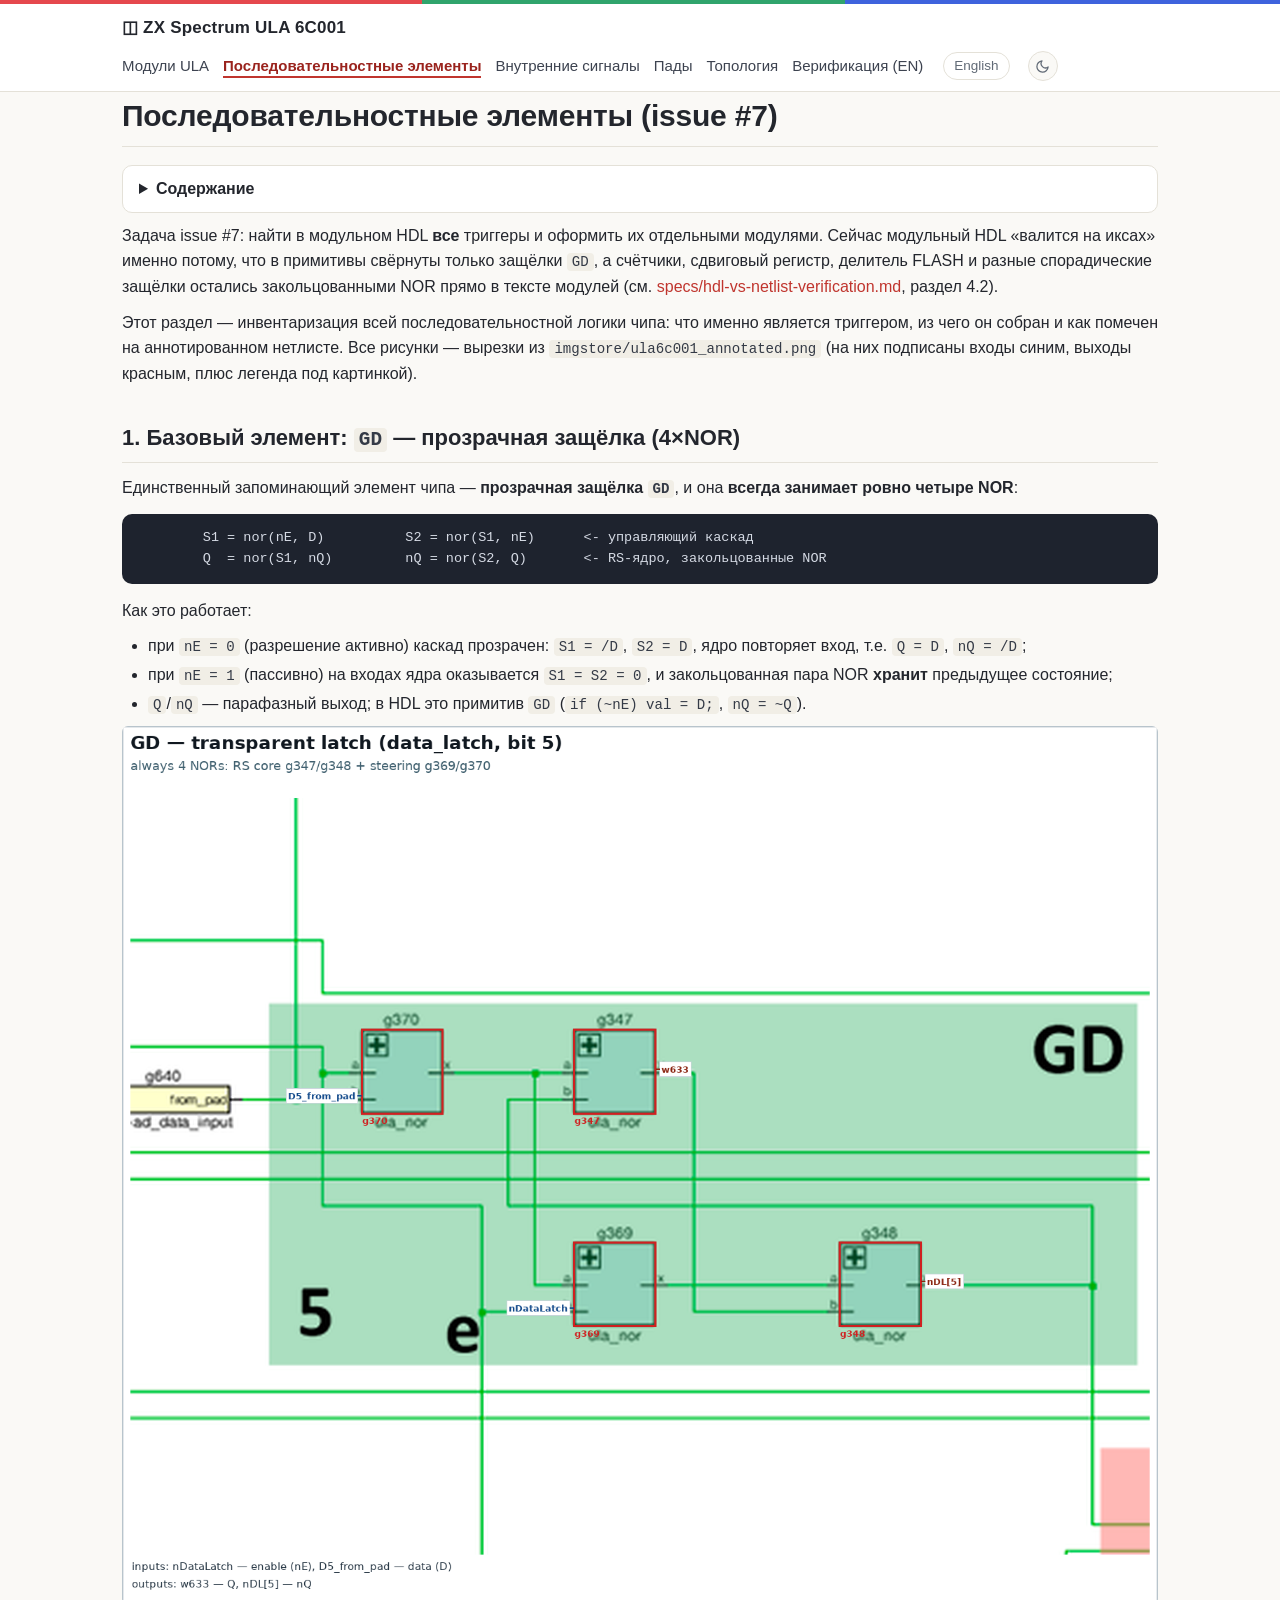
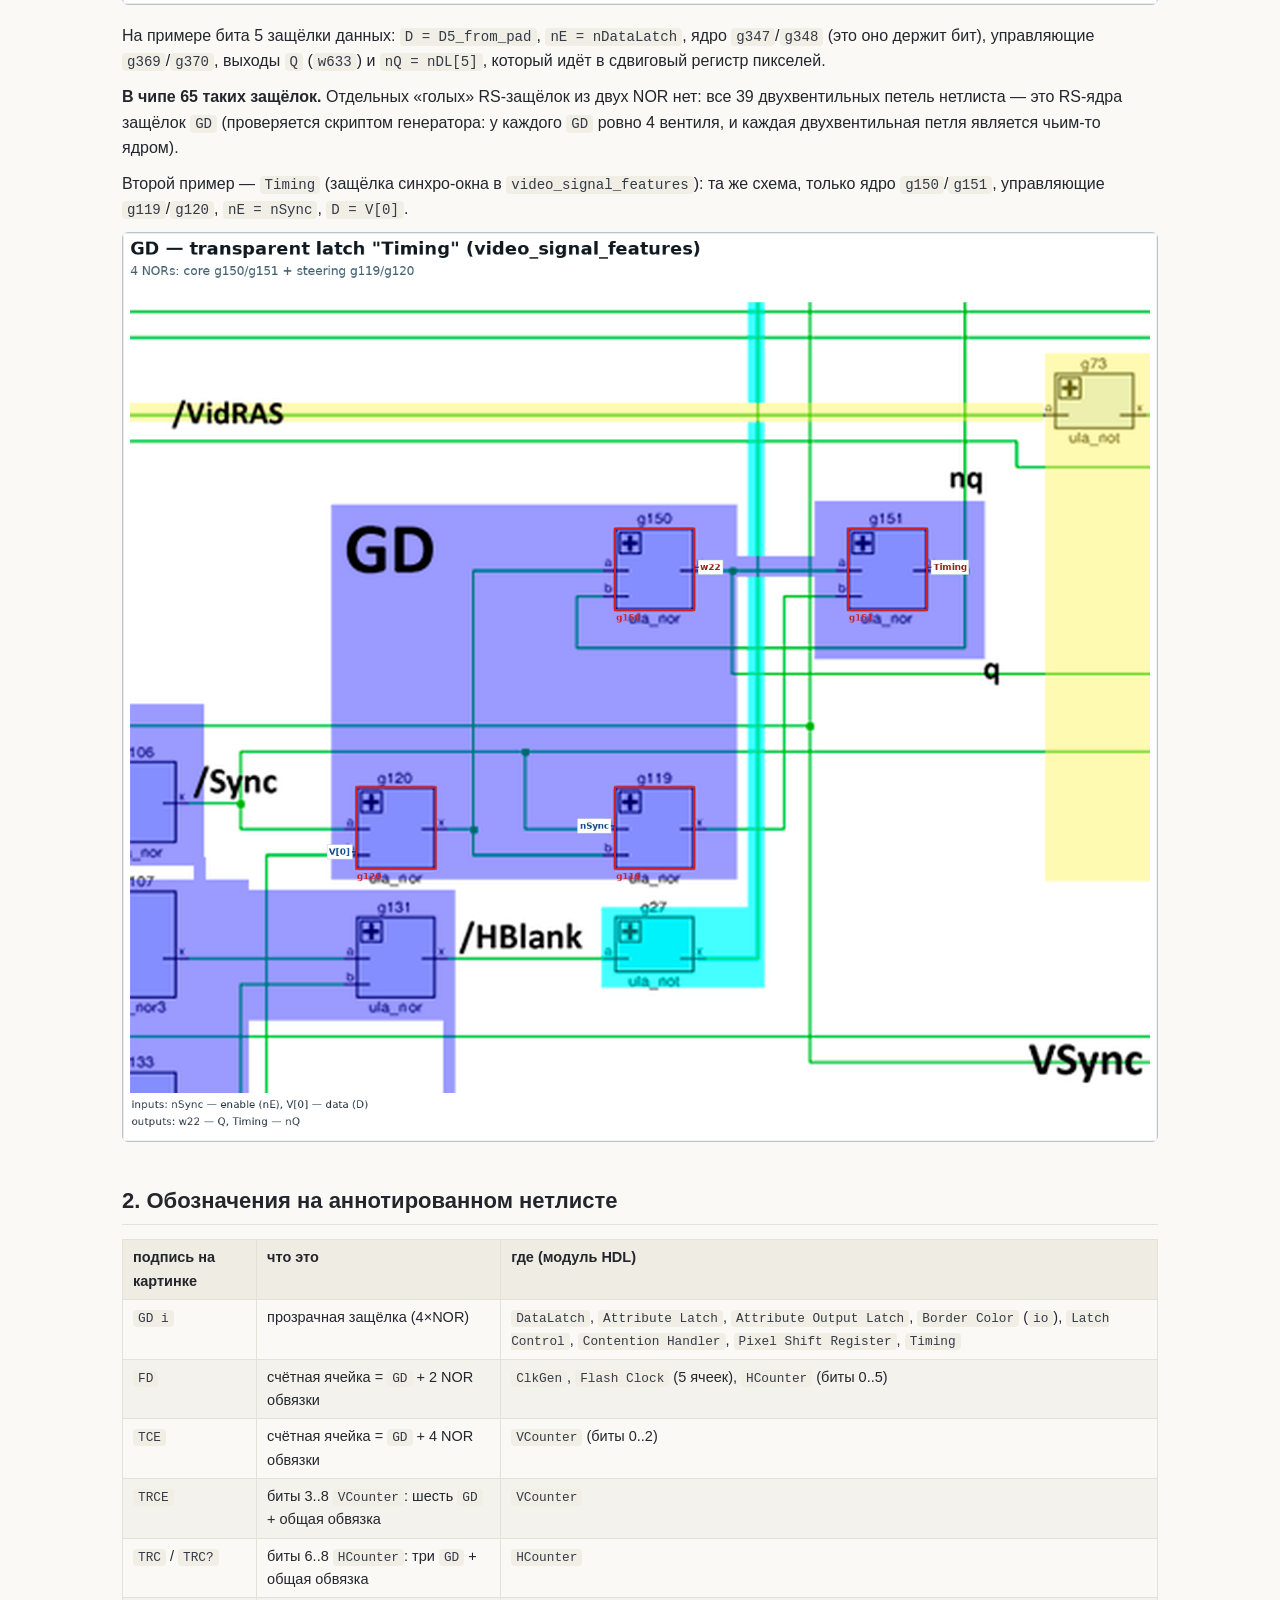
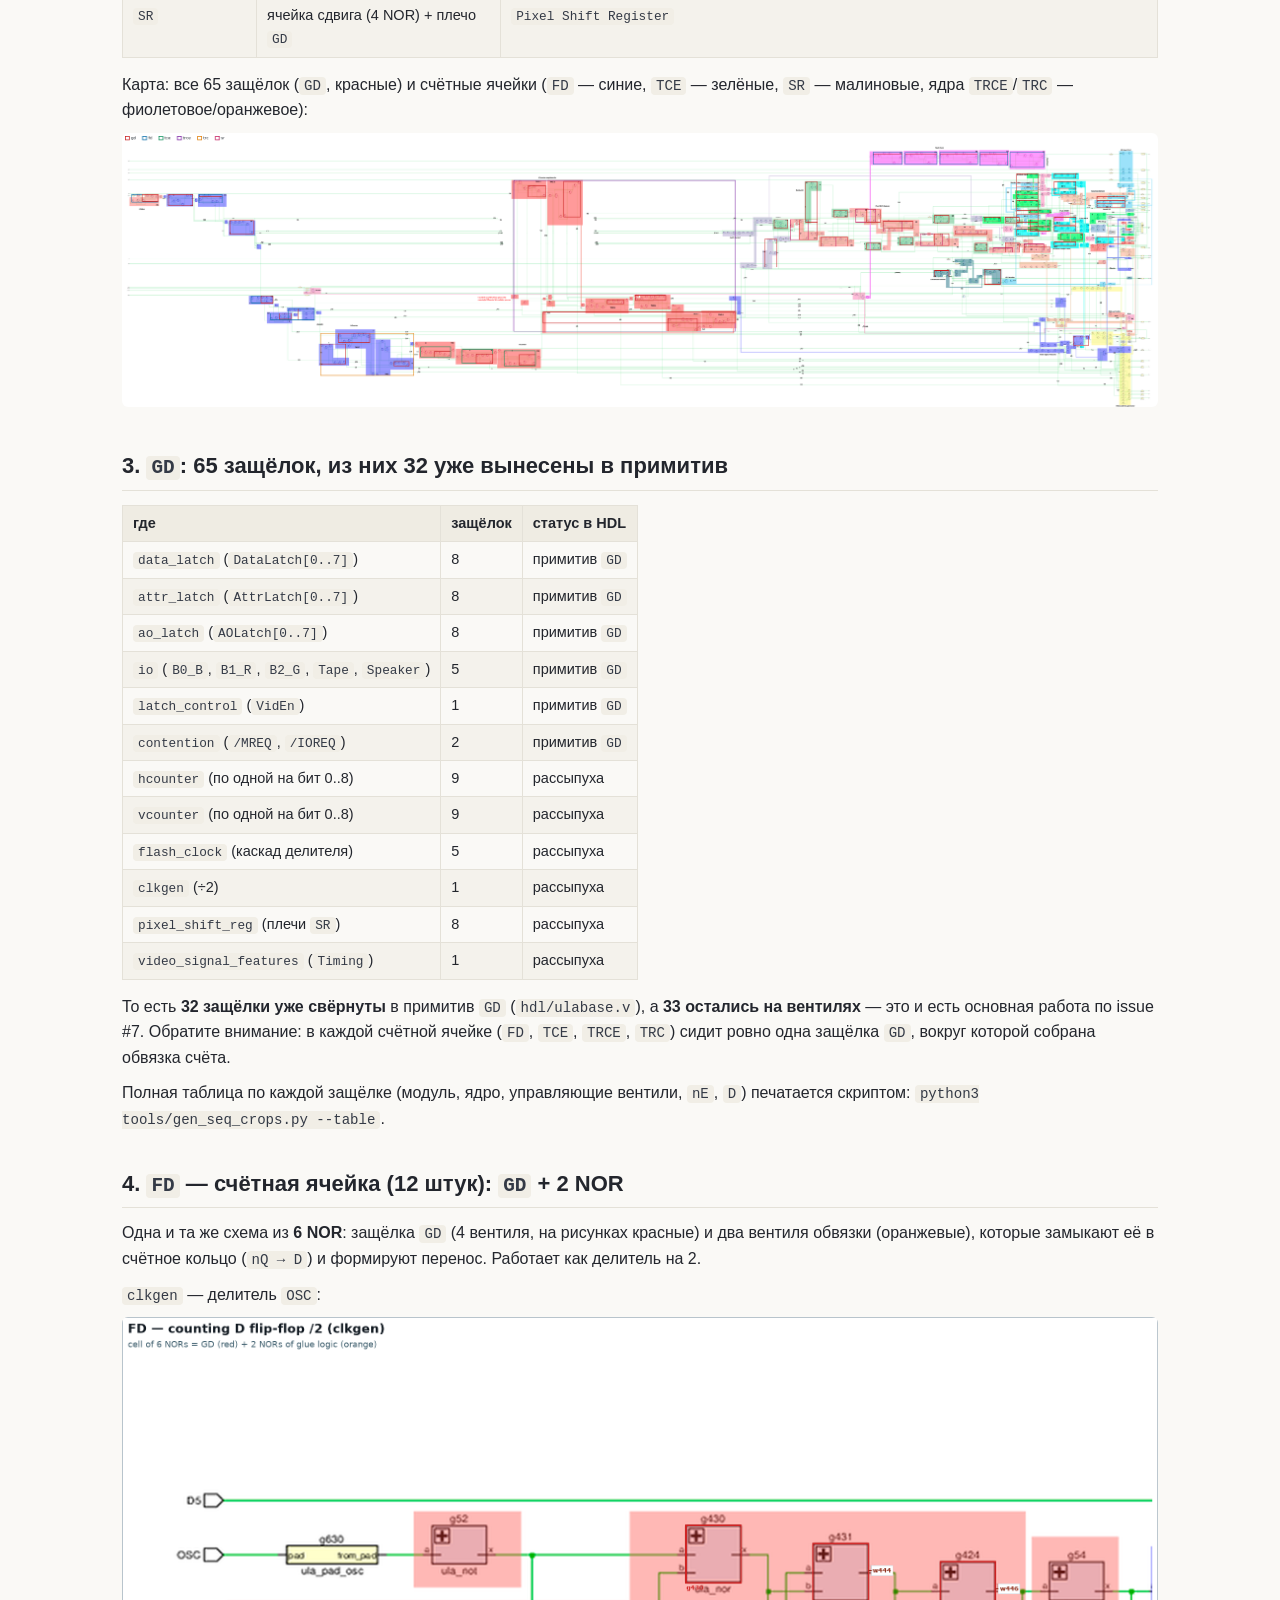
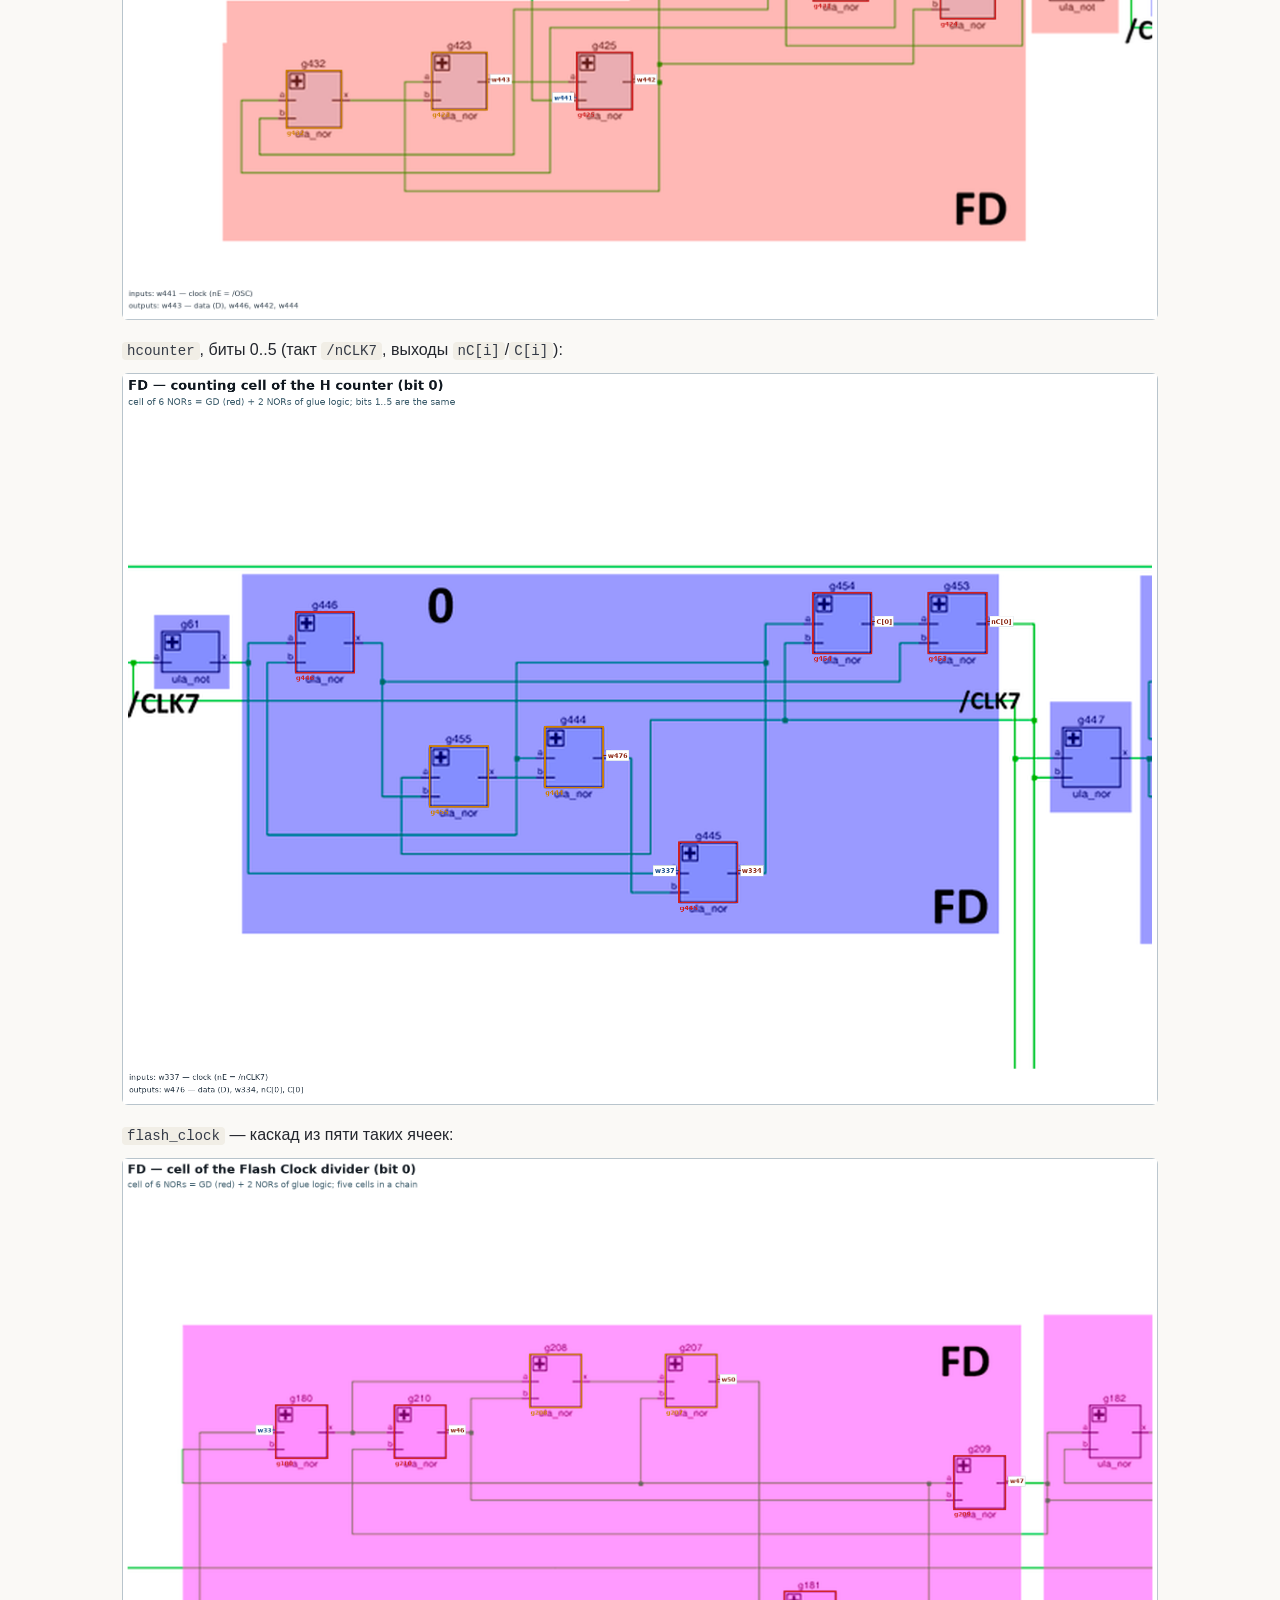
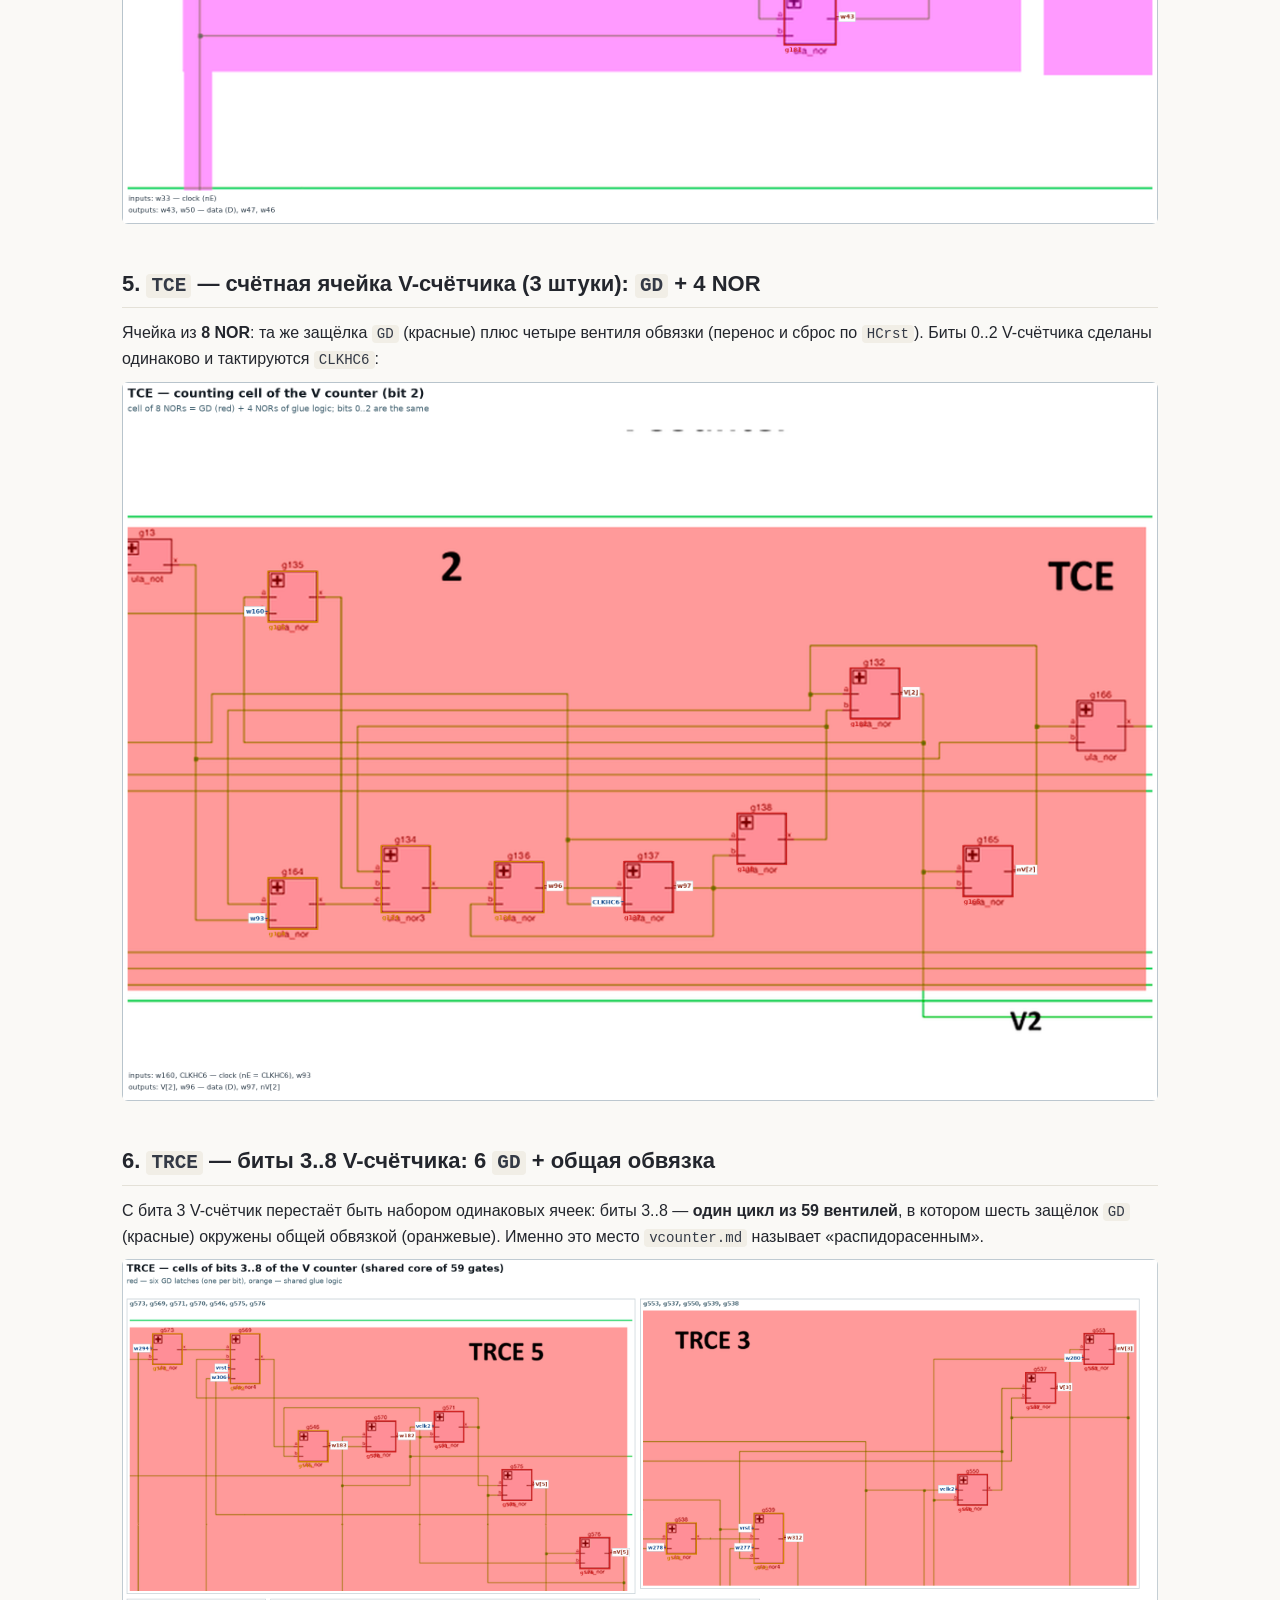
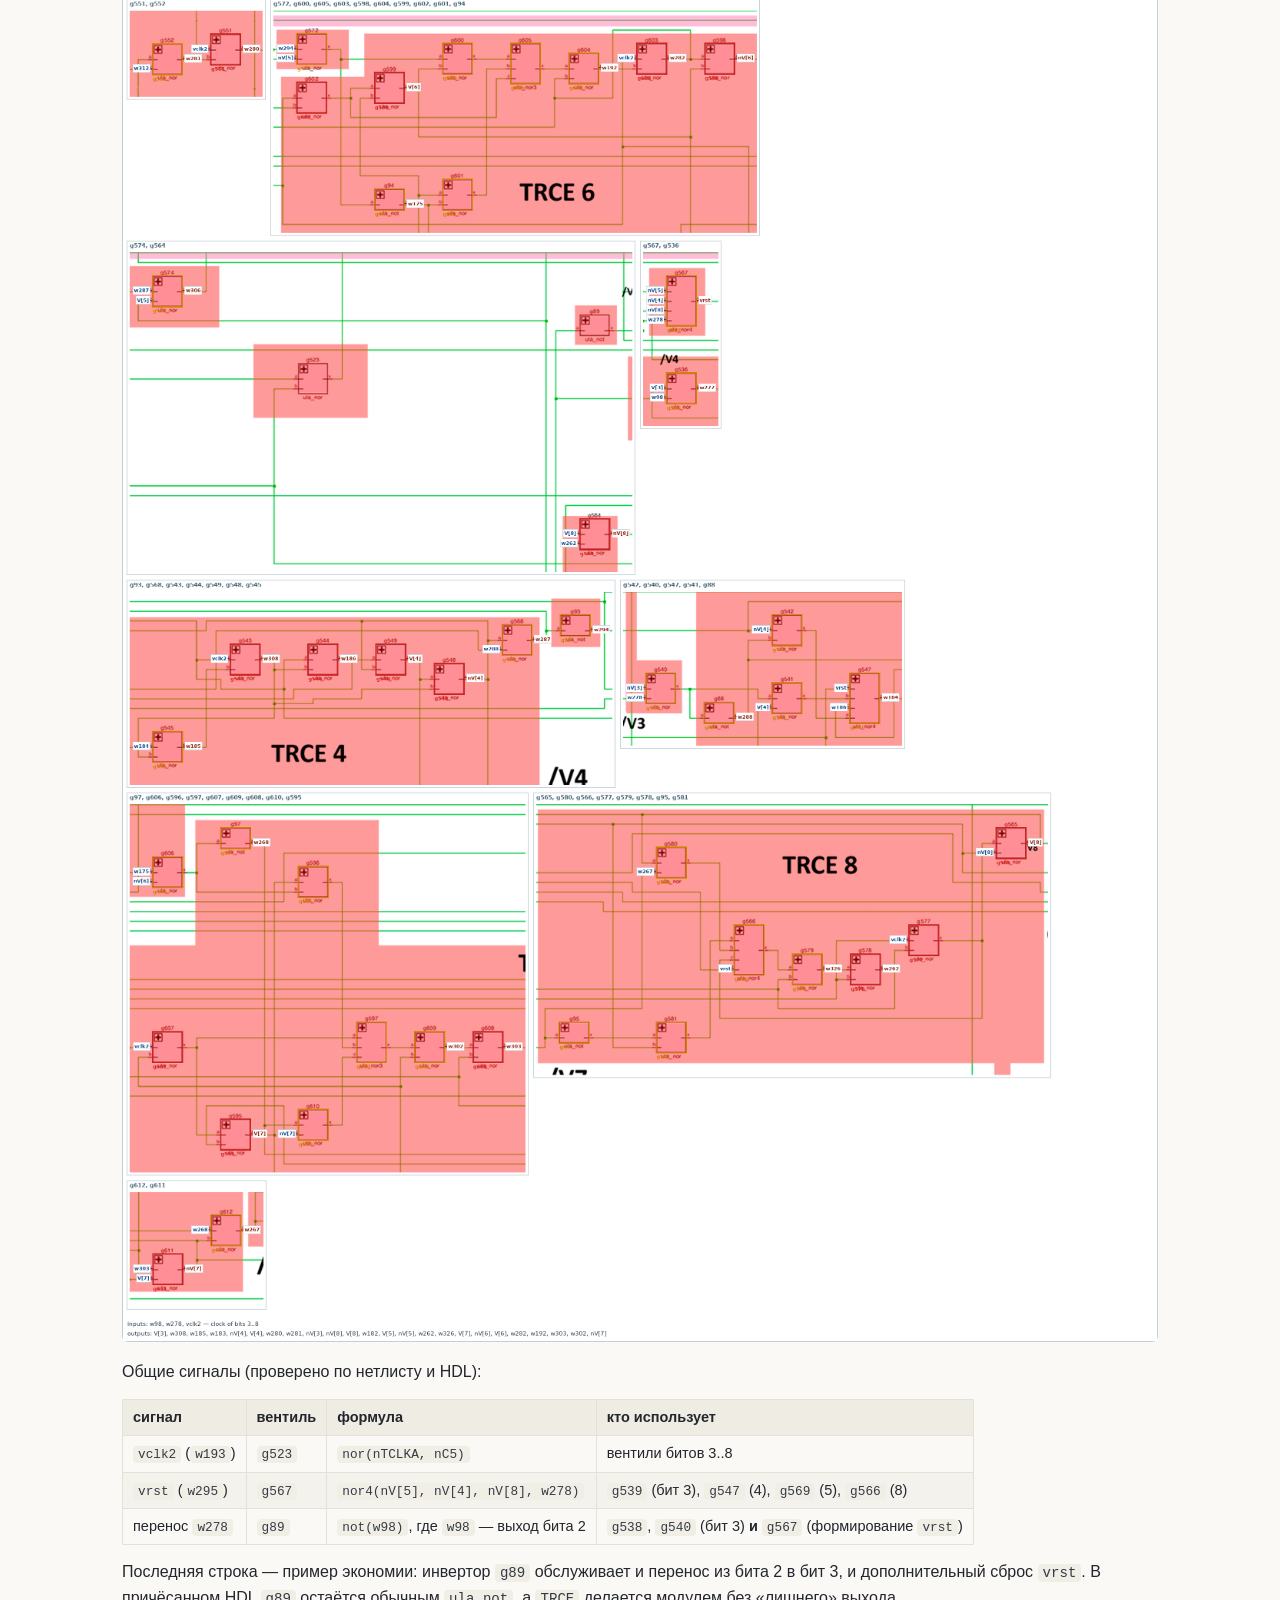
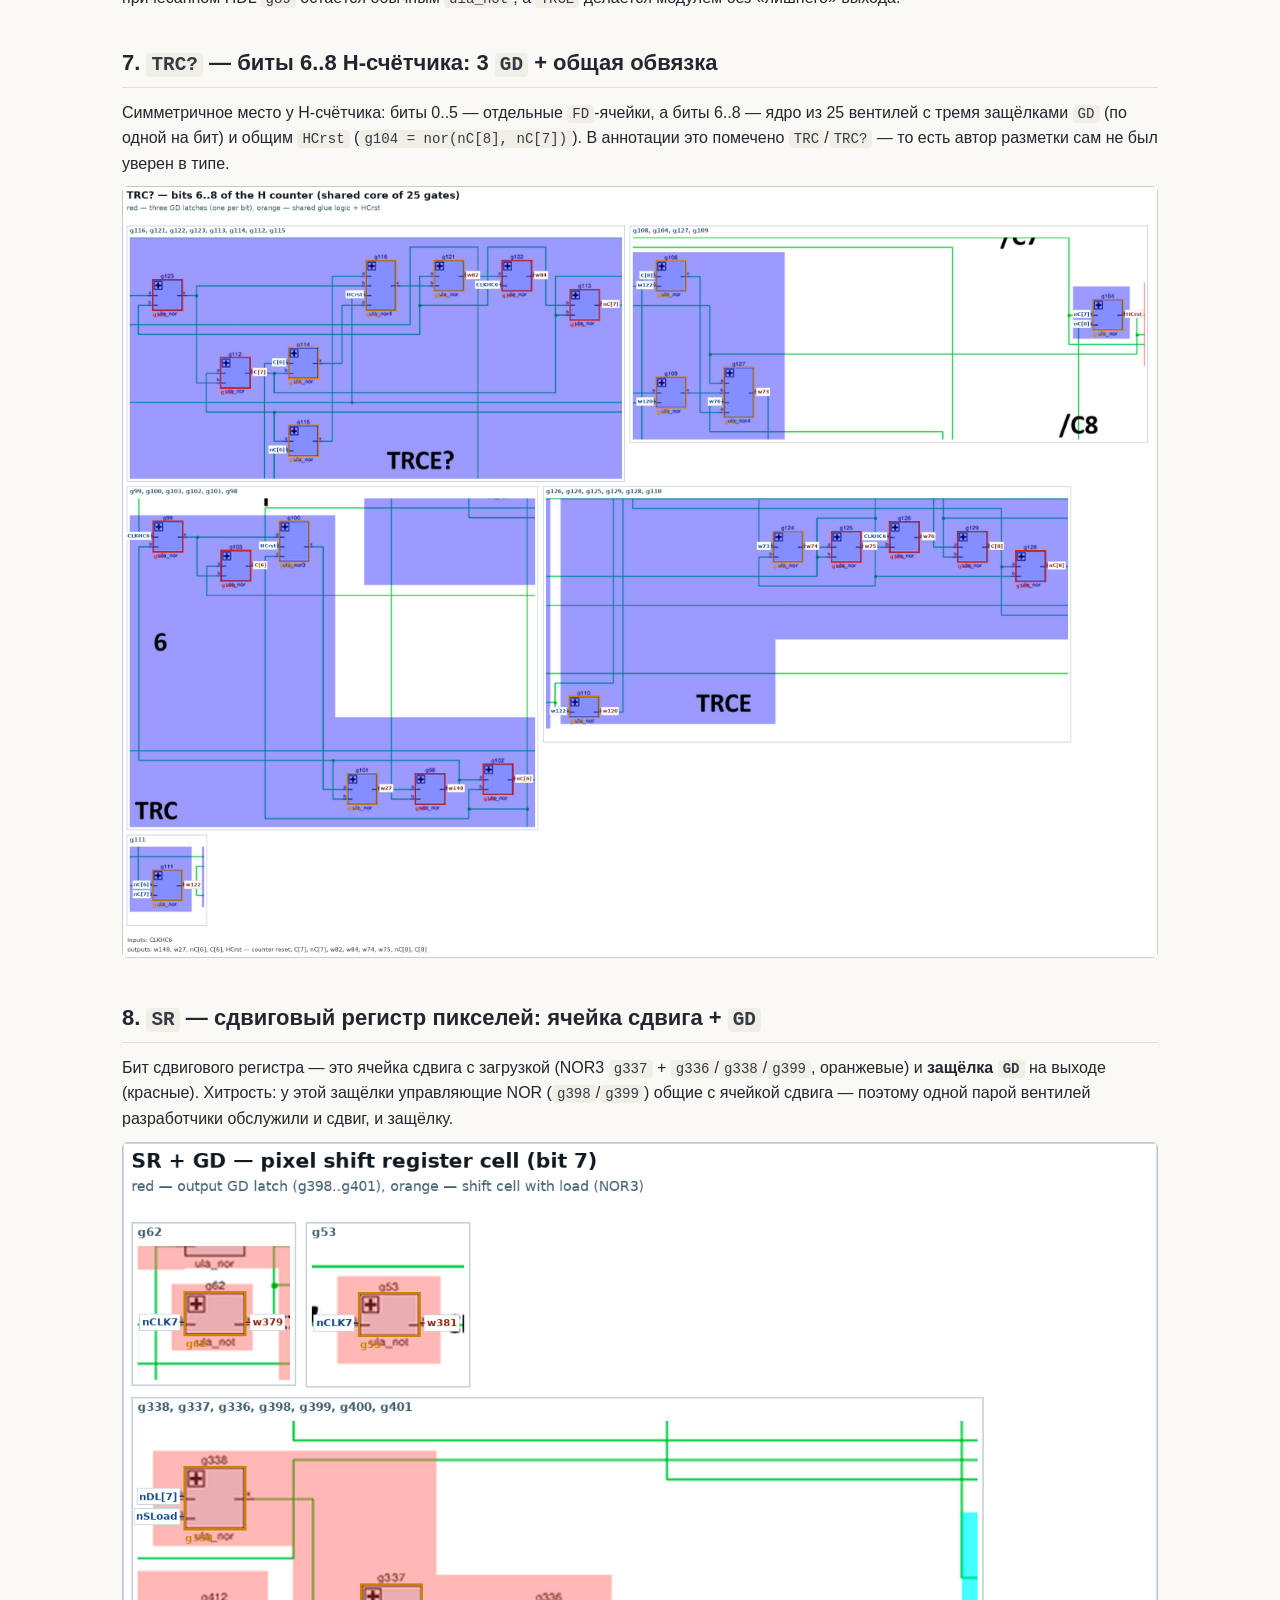
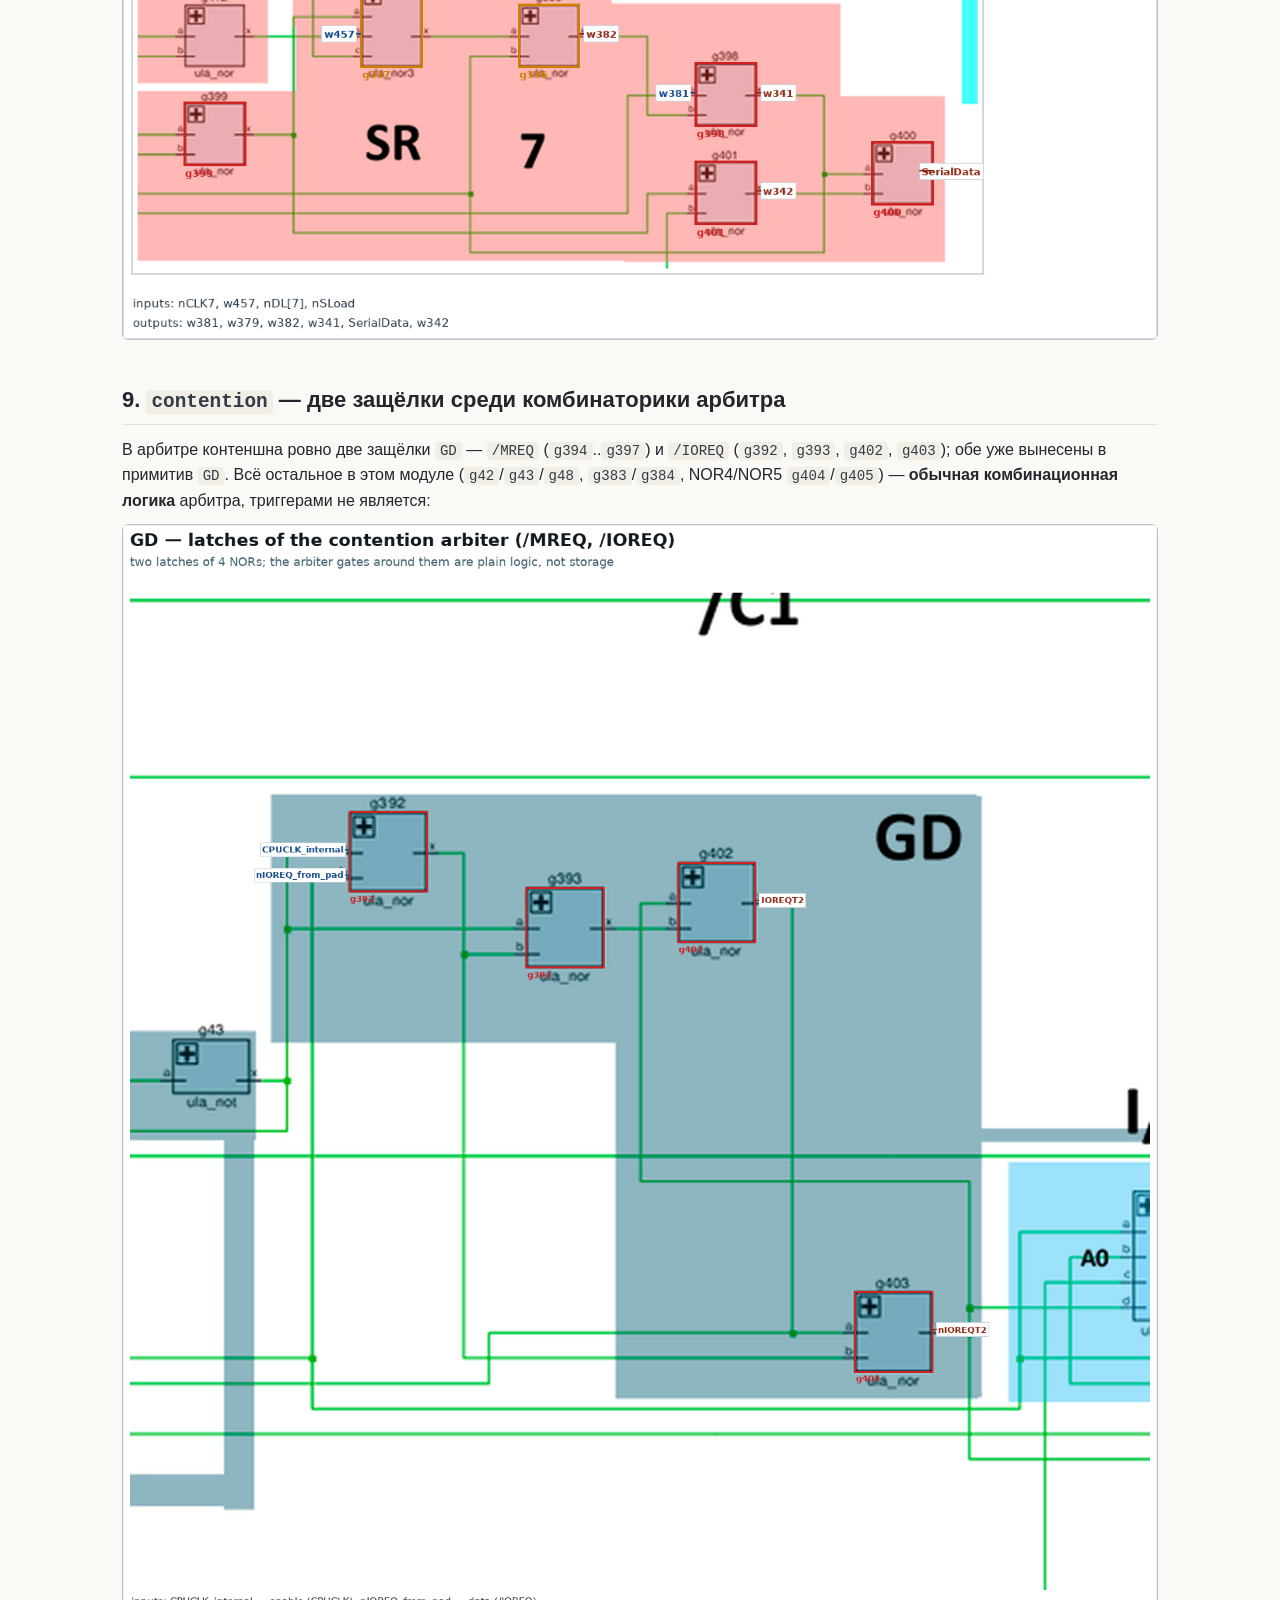
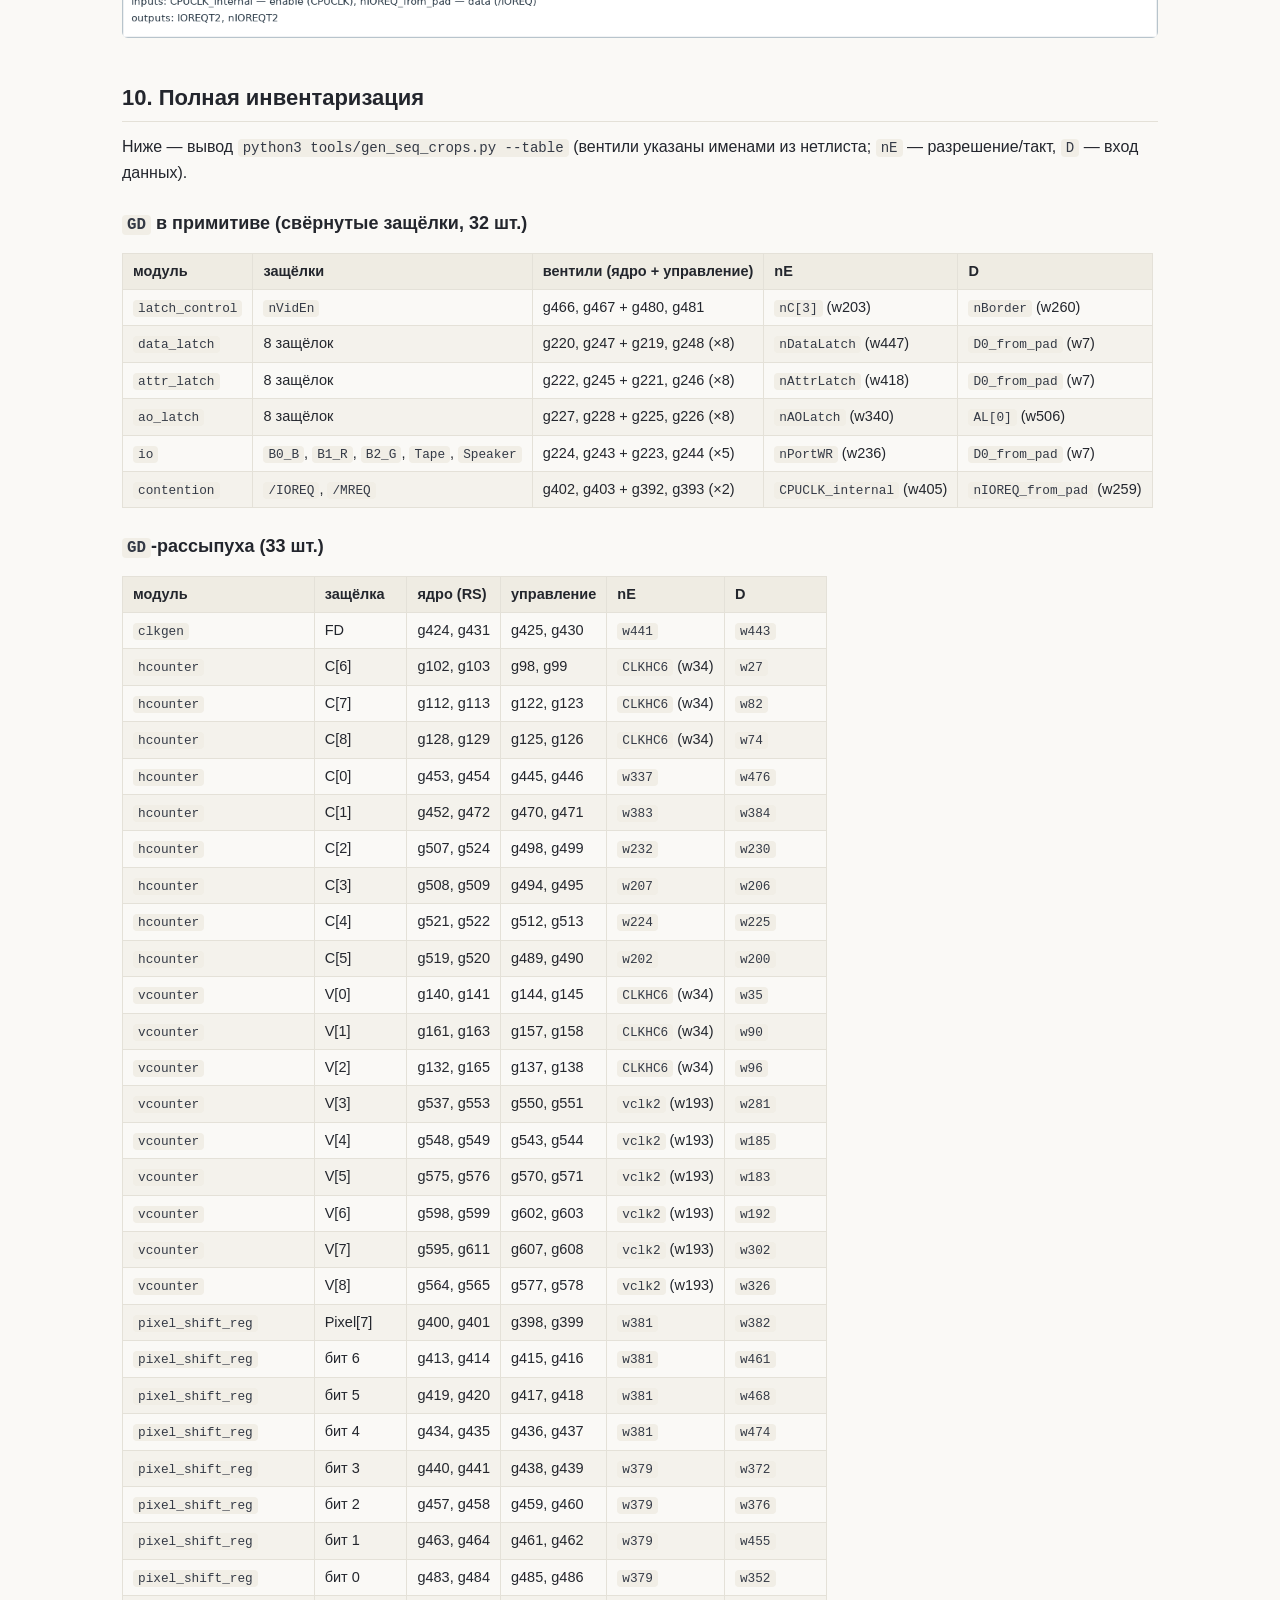
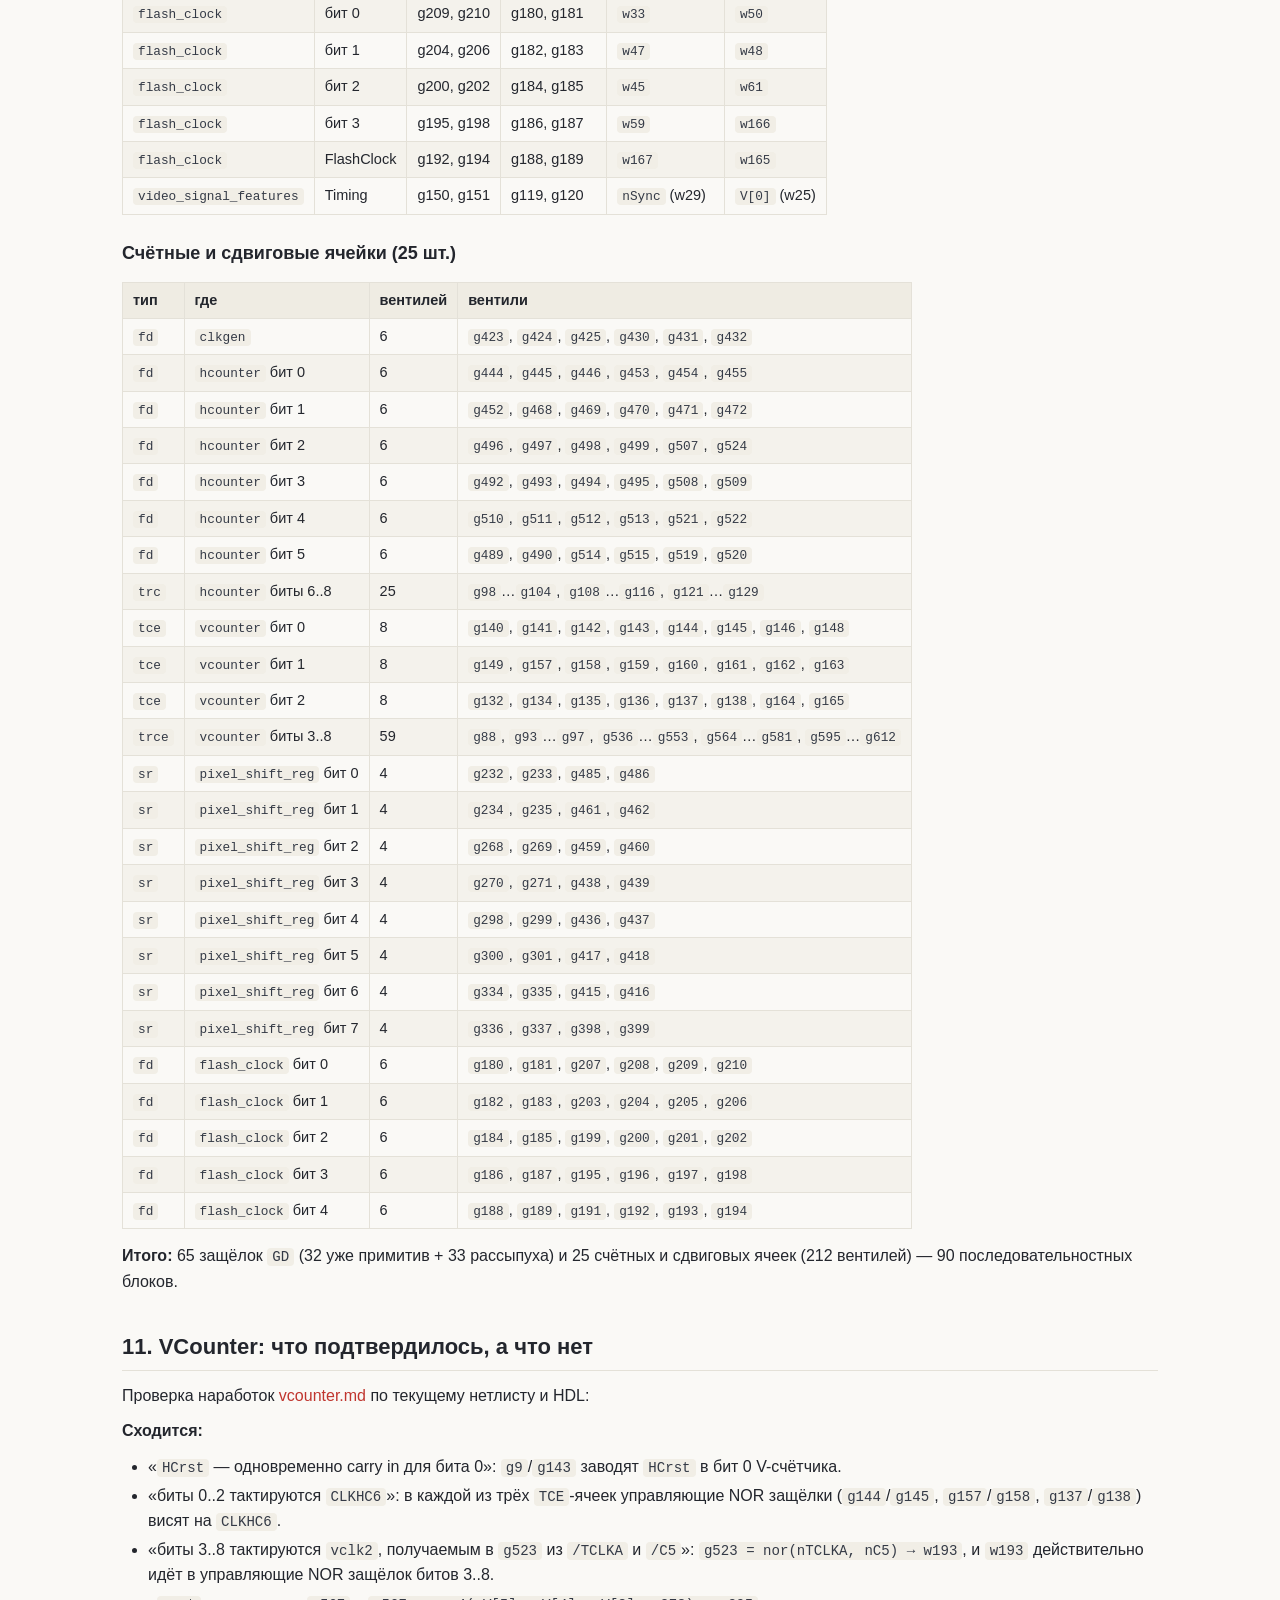
<file: docs/seq.ru.html>
<!DOCTYPE html>
<html lang="ru">
<head>
<meta charset="utf-8">
<meta name="viewport" content="width=device-width, initial-scale=1">
<meta name="color-scheme" content="light dark">
<title>Последовательностные элементы ULA 6C001 · ZX Spectrum ULA 6C001</title>
<meta name="description" content="Все триггероподобные блоки восстановленного нетлиста ULA 6C001 (issue #7): защёлки GD, ячейки-делители FD, счётные ячейки TCE/TRCE/TRC, сдвиговый регистр и арбитр contention — с вырезками из аннотированного нетлиста.">
<link rel="stylesheet" href="assets/style.css">
<script src="assets/theme.js"></script>
<link rel="icon" href="data:image/svg+xml,%3Csvg xmlns='http://www.w3.org/2000/svg' viewBox='0 0 16 16'%3E%3Crect width='16' height='16' rx='3' fill='%23111'/%3E%3Crect x='3' y='3' width='3' height='10' fill='%23e5484d'/%3E%3Crect x='7' y='3' width='3' height='10' fill='%2330a46c'/%3E%3Crect x='11' y='3' width='2' height='10' fill='%233e63dd'/%3E%3C/svg%3E">
</head>
<body>
<header class="site-header">
  <div class="wrap">
    <a class="brand" href="index.ru.html">◫ ZX Spectrum ULA 6C001</a>
    <nav class="site-nav" aria-label="main">
      <a href="ula-modules.ru.html">Модули ULA</a><a class="active" href="seq.ru.html">Последовательностные элементы</a><a href="ula-signals.ru.html">Внутренние сигналы</a><a href="pads.ru.html">Пады</a><a href="topo.ru.html">Топология</a><a href="hdl-vs-netlist-verification.html">Верификация (EN)</a>
      <a class="lang-switch" href="seq.html">English</a>
      
      <button class="theme-toggle" type="button" aria-label="Toggle color theme" title="Toggle color theme">
        <svg class="icon icon-moon" viewBox="0 0 24 24" aria-hidden="true"><path d="M21 12.79A9 9 0 1 1 11.21 3 7 7 0 0 0 21 12.79z"></path></svg>
        <svg class="icon icon-sun" viewBox="0 0 24 24" aria-hidden="true"><circle cx="12" cy="12" r="5"></circle><line x1="12" y1="1" x2="12" y2="3"></line><line x1="12" y1="21" x2="12" y2="23"></line><line x1="4.22" y1="4.22" x2="5.64" y2="5.64"></line><line x1="18.36" y1="18.36" x2="19.78" y2="19.78"></line><line x1="1" y1="12" x2="3" y2="12"></line><line x1="21" y1="12" x2="23" y2="12"></line><line x1="4.22" y1="19.78" x2="5.64" y2="18.36"></line><line x1="18.36" y1="5.64" x2="19.78" y2="4.22"></line></svg>
      </button>
    </nav>
  </div>
</header>
<main class="wrap">
  <article class="doc">
<h1 id="последовательностные-элементы-issue-7">Последовательностные элементы (issue #7)</h1>
<details class="page-toc"><summary>Содержание</summary><ul>
<li><a href="#1-базовый-элемент-gd-прозрачная-защёлка-4nor">1. Базовый элемент: GD — прозрачная защёлка (4×NOR)</a></li>
<li><a href="#2-обозначения-на-аннотированном-нетлисте">2. Обозначения на аннотированном нетлисте</a></li>
<li><a href="#3-gd-65-защёлок-из-них-32-уже-вынесены-в-примитив">3. GD: 65 защёлок, из них 32 уже вынесены в примитив</a></li>
<li><a href="#4-fd-счётная-ячейка-12-штук-gd-2-nor">4. FD — счётная ячейка (12 штук): GD + 2 NOR</a></li>
<li><a href="#5-tce-счётная-ячейка-v-счётчика-3-штуки-gd-4-nor">5. TCE — счётная ячейка V-счётчика (3 штуки): GD + 4 NOR</a></li>
<li><a href="#6-trce-биты-38-v-счётчика-6-gd-общая-обвязка">6. TRCE — биты 3..8 V-счётчика: 6 GD + общая обвязка</a></li>
<li><a href="#7-trc-биты-68-h-счётчика-3-gd-общая-обвязка">7. TRC? — биты 6..8 H-счётчика: 3 GD + общая обвязка</a></li>
<li><a href="#8-sr-сдвиговый-регистр-пикселей-ячейка-сдвига-gd">8. SR — сдвиговый регистр пикселей: ячейка сдвига + GD</a></li>
<li><a href="#9-contention-две-защёлки-среди-комбинаторики-арбитра">9. contention — две защёлки среди комбинаторики арбитра</a></li>
<li><a href="#10-полная-инвентаризация">10. Полная инвентаризация</a><ul>
<li><a href="#gd-в-примитиве-свёрнутые-защёлки-32-шт">GD в примитиве (свёрнутые защёлки, 32 шт.)</a></li>
<li><a href="#gd-рассыпуха-33-шт">GD-рассыпуха (33 шт.)</a></li>
<li><a href="#счётные-и-сдвиговые-ячейки-25-шт">Счётные и сдвиговые ячейки (25 шт.)</a></li>
</ul>
</li>
<li><a href="#11-vcounter-что-подтвердилось-а-что-нет">11. VCounter: что подтвердилось, а что нет</a></li>
<li><a href="#12-что-осталось-сделать-по-issue-7">12. Что осталось сделать по issue #7</a></li>
</ul></details>
<p>Задача issue #7: найти в модульном HDL <strong>все</strong> триггеры и оформить их отдельными
модулями. Сейчас модульный HDL «валится на иксах» именно потому, что в примитивы
свёрнуты только защёлки <code>GD</code>, а счётчики, сдвиговый регистр, делитель FLASH и
разные спорадические защёлки остались закольцованными NOR прямо в тексте модулей
(см. <a href="/specs/hdl-vs-netlist-verification.md">specs/hdl-vs-netlist-verification.md</a>, раздел 4.2).</p>
<p>Этот раздел — инвентаризация всей последовательностной логики чипа: что именно
является триггером, из чего он собран и как помечен на аннотированном нетлисте.
Все рисунки — вырезки из <code>imgstore/ula6c001_annotated.png</code> (на них подписаны
входы синим, выходы красным, плюс легенда под картинкой).</p>
<h2 id="1-базовый-элемент-gd-прозрачная-защёлка-4nor">1. Базовый элемент: <code>GD</code> — прозрачная защёлка (4×NOR)</h2>
<p>Единственный запоминающий элемент чипа — <strong>прозрачная защёлка <code>GD</code></strong>, и она
<strong>всегда занимает ровно четыре NOR</strong>:</p>
<pre><code>        S1 = nor(nE, D)          S2 = nor(S1, nE)      &lt;- управляющий каскад
        Q  = nor(S1, nQ)         nQ = nor(S2, Q)       &lt;- RS-ядро, закольцованные NOR
</code></pre>
<p>Как это работает:</p>
<ul>
<li>при <code>nE = 0</code> (разрешение активно) каскад прозрачен: <code>S1 = /D</code>, <code>S2 = D</code>, ядро
  повторяет вход, т.е. <code>Q = D</code>, <code>nQ = /D</code>;</li>
<li>при <code>nE = 1</code> (пассивно) на входах ядра оказывается <code>S1 = S2 = 0</code>, и
  закольцованная пара NOR <strong>хранит</strong> предыдущее состояние;</li>
<li><code>Q</code>/<code>nQ</code> — парафазный выход; в HDL это примитив
  <a href="/hdl/ulabase.v"><code>GD</code></a> (<code>if (~nE) val = D;</code>, <code>nQ = ~Q</code>).</li>
</ul>
<p><img alt="GD — прозрачная защёлка (data_latch, бит 5)" src="imgstore/seq/seq_gd.png" /></p>
<p>На примере бита 5 защёлки данных: <code>D = D5_from_pad</code>, <code>nE = nDataLatch</code>,
ядро <code>g347</code>/<code>g348</code> (это оно держит бит), управляющие <code>g369</code>/<code>g370</code>, выходы
<code>Q</code> (<code>w633</code>) и <code>nQ = nDL[5]</code>, который идёт в сдвиговый регистр пикселей.</p>
<p><strong>В чипе 65 таких защёлок.</strong> Отдельных «голых» RS-защёлок из двух NOR нет:
все 39 двухвентильных петель нетлиста — это RS-ядра защёлок <code>GD</code> (проверяется
скриптом генератора: у каждого <code>GD</code> ровно 4 вентиля, и каждая двухвентильная
петля является чьим-то ядром).</p>
<p>Второй пример — <code>Timing</code> (защёлка синхро-окна в <code>video_signal_features</code>): та же
схема, только ядро <code>g150</code>/<code>g151</code>, управляющие <code>g119</code>/<code>g120</code>, <code>nE = nSync</code>,
<code>D = V[0]</code>.</p>
<p><img loading="lazy" alt="GD — прозрачная защёлка Timing" src="imgstore/seq/seq_gd_timing.png" /></p>
<h2 id="2-обозначения-на-аннотированном-нетлисте">2. Обозначения на аннотированном нетлисте</h2>
<table>
<thead>
<tr>
<th>подпись на картинке</th>
<th>что это</th>
<th>где (модуль HDL)</th>
</tr>
</thead>
<tbody>
<tr>
<td><code>GD i</code></td>
<td>прозрачная защёлка (4×NOR)</td>
<td><code>DataLatch</code>, <code>Attribute Latch</code>, <code>Attribute Output Latch</code>, <code>Border Color</code> (<code>io</code>), <code>Latch Control</code>, <code>Contention Handler</code>, <code>Pixel Shift Register</code>, <code>Timing</code></td>
</tr>
<tr>
<td><code>FD</code></td>
<td>счётная ячейка = <code>GD</code> + 2 NOR обвязки</td>
<td><code>ClkGen</code>, <code>Flash Clock</code> (5 ячеек), <code>HCounter</code> (биты 0..5)</td>
</tr>
<tr>
<td><code>TCE</code></td>
<td>счётная ячейка = <code>GD</code> + 4 NOR обвязки</td>
<td><code>VCounter</code> (биты 0..2)</td>
</tr>
<tr>
<td><code>TRCE</code></td>
<td>биты 3..8 <code>VCounter</code>: шесть <code>GD</code> + общая обвязка</td>
<td><code>VCounter</code></td>
</tr>
<tr>
<td><code>TRC</code> / <code>TRC?</code></td>
<td>биты 6..8 <code>HCounter</code>: три <code>GD</code> + общая обвязка</td>
<td><code>HCounter</code></td>
</tr>
<tr>
<td><code>SR</code></td>
<td>ячейка сдвига (4 NOR) + плечо <code>GD</code></td>
<td><code>Pixel Shift Register</code></td>
</tr>
</tbody>
</table>
<p>Карта: все 65 защёлок (<code>GD</code>, красные) и счётные ячейки (<code>FD</code> — синие, <code>TCE</code> —
зелёные, <code>SR</code> — малиновые, ядра <code>TRCE</code>/<code>TRC</code> — фиолетовое/оранжевое):</p>
<p><img loading="lazy" alt="Карта последовательностных элементов" src="imgstore/seq/seq_overview.png" /></p>
<h2 id="3-gd-65-защёлок-из-них-32-уже-вынесены-в-примитив">3. <code>GD</code>: 65 защёлок, из них 32 уже вынесены в примитив</h2>
<table>
<thead>
<tr>
<th>где</th>
<th>защёлок</th>
<th>статус в HDL</th>
</tr>
</thead>
<tbody>
<tr>
<td><code>data_latch</code> (<code>DataLatch[0..7]</code>)</td>
<td>8</td>
<td>примитив <code>GD</code></td>
</tr>
<tr>
<td><code>attr_latch</code> (<code>AttrLatch[0..7]</code>)</td>
<td>8</td>
<td>примитив <code>GD</code></td>
</tr>
<tr>
<td><code>ao_latch</code> (<code>AOLatch[0..7]</code>)</td>
<td>8</td>
<td>примитив <code>GD</code></td>
</tr>
<tr>
<td><code>io</code> (<code>B0_B</code>, <code>B1_R</code>, <code>B2_G</code>, <code>Tape</code>, <code>Speaker</code>)</td>
<td>5</td>
<td>примитив <code>GD</code></td>
</tr>
<tr>
<td><code>latch_control</code> (<code>VidEn</code>)</td>
<td>1</td>
<td>примитив <code>GD</code></td>
</tr>
<tr>
<td><code>contention</code> (<code>/MREQ</code>, <code>/IOREQ</code>)</td>
<td>2</td>
<td>примитив <code>GD</code></td>
</tr>
<tr>
<td><code>hcounter</code> (по одной на бит 0..8)</td>
<td>9</td>
<td>рассыпуха</td>
</tr>
<tr>
<td><code>vcounter</code> (по одной на бит 0..8)</td>
<td>9</td>
<td>рассыпуха</td>
</tr>
<tr>
<td><code>flash_clock</code> (каскад делителя)</td>
<td>5</td>
<td>рассыпуха</td>
</tr>
<tr>
<td><code>clkgen</code> (÷2)</td>
<td>1</td>
<td>рассыпуха</td>
</tr>
<tr>
<td><code>pixel_shift_reg</code> (плечи <code>SR</code>)</td>
<td>8</td>
<td>рассыпуха</td>
</tr>
<tr>
<td><code>video_signal_features</code> (<code>Timing</code>)</td>
<td>1</td>
<td>рассыпуха</td>
</tr>
</tbody>
</table>
<p>То есть <strong>32 защёлки уже свёрнуты</strong> в примитив <code>GD</code> (<code>hdl/ulabase.v</code>), а
<strong>33 остались на вентилях</strong> — это и есть основная работа по issue #7. Обратите
внимание: в каждой счётной ячейке (<code>FD</code>, <code>TCE</code>, <code>TRCE</code>, <code>TRC</code>) сидит ровно одна
защёлка <code>GD</code>, вокруг которой собрана обвязка счёта.</p>
<p>Полная таблица по каждой защёлке (модуль, ядро, управляющие вентили, <code>nE</code>, <code>D</code>)
печатается скриптом: <code>python3 tools/gen_seq_crops.py --table</code>.</p>
<h2 id="4-fd-счётная-ячейка-12-штук-gd-2-nor">4. <code>FD</code> — счётная ячейка (12 штук): <code>GD</code> + 2 NOR</h2>
<p>Одна и та же схема из <strong>6 NOR</strong>: защёлка <code>GD</code> (4 вентиля, на рисунках красные) и
два вентиля обвязки (оранжевые), которые замыкают её в счётное кольцо
(<code>nQ → D</code>) и формируют перенос. Работает как делитель на 2.</p>
<p><code>clkgen</code> — делитель <code>OSC</code>:</p>
<p><img loading="lazy" alt="FD — делитель CLK7 в clkgen" src="imgstore/seq/seq_fd_clkgen.png" /></p>
<p><code>hcounter</code>, биты 0..5 (такт <code>/nCLK7</code>, выходы <code>nC[i]</code>/<code>C[i]</code>):</p>
<p><img loading="lazy" alt="FD — ячейка H-счётчика, бит 0" src="imgstore/seq/seq_fd_hc.png" /></p>
<p><code>flash_clock</code> — каскад из пяти таких ячеек:</p>
<p><img loading="lazy" alt="FD — ячейка Flash Clock" src="imgstore/seq/seq_fd_flash.png" /></p>
<h2 id="5-tce-счётная-ячейка-v-счётчика-3-штуки-gd-4-nor">5. <code>TCE</code> — счётная ячейка V-счётчика (3 штуки): <code>GD</code> + 4 NOR</h2>
<p>Ячейка из <strong>8 NOR</strong>: та же защёлка <code>GD</code> (красные) плюс четыре вентиля обвязки
(перенос и сброс по <code>HCrst</code>). Биты 0..2 V-счётчика сделаны одинаково и
тактируются <code>CLKHC6</code>:</p>
<p><img loading="lazy" alt="TCE — ячейка V-счётчика, бит 2" src="imgstore/seq/seq_tce.png" /></p>
<h2 id="6-trce-биты-38-v-счётчика-6-gd-общая-обвязка">6. <code>TRCE</code> — биты 3..8 V-счётчика: 6 <code>GD</code> + общая обвязка</h2>
<p>С бита 3 V-счётчик перестаёт быть набором одинаковых ячеек: биты 3..8 — <strong>один
цикл из 59 вентилей</strong>, в котором шесть защёлок <code>GD</code> (красные) окружены общей
обвязкой (оранжевые). Именно это место <code>vcounter.md</code> называет «распидорасенным».</p>
<p><img loading="lazy" alt="TRCE — биты 3..8 V-счётчика (тайлы)" src="imgstore/seq/seq_trce.png" /></p>
<p>Общие сигналы (проверено по нетлисту и HDL):</p>
<table>
<thead>
<tr>
<th>сигнал</th>
<th>вентиль</th>
<th>формула</th>
<th>кто использует</th>
</tr>
</thead>
<tbody>
<tr>
<td><code>vclk2</code> (<code>w193</code>)</td>
<td><code>g523</code></td>
<td><code>nor(nTCLKA, nC5)</code></td>
<td>вентили битов 3..8</td>
</tr>
<tr>
<td><code>vrst</code> (<code>w295</code>)</td>
<td><code>g567</code></td>
<td><code>nor4(nV[5], nV[4], nV[8], w278)</code></td>
<td><code>g539</code> (бит 3), <code>g547</code> (4), <code>g569</code> (5), <code>g566</code> (8)</td>
</tr>
<tr>
<td>перенос <code>w278</code></td>
<td><code>g89</code></td>
<td><code>not(w98)</code>, где <code>w98</code> — выход бита 2</td>
<td><code>g538</code>, <code>g540</code> (бит 3) <strong>и</strong> <code>g567</code> (формирование <code>vrst</code>)</td>
</tr>
</tbody>
</table>
<p>Последняя строка — пример экономии: инвертор <code>g89</code> обслуживает и перенос из
бита 2 в бит 3, и дополнительный сброс <code>vrst</code>. В причёсанном HDL <code>g89</code> остаётся
обычным <code>ula_not</code>, а <code>TRCE</code> делается модулем без «лишнего» выхода.</p>
<h2 id="7-trc-биты-68-h-счётчика-3-gd-общая-обвязка">7. <code>TRC?</code> — биты 6..8 H-счётчика: 3 <code>GD</code> + общая обвязка</h2>
<p>Симметричное место у H-счётчика: биты 0..5 — отдельные <code>FD</code>-ячейки, а биты 6..8 —
ядро из 25 вентилей с тремя защёлками <code>GD</code> (по одной на бит) и общим <code>HCrst</code>
(<code>g104 = nor(nC[8], nC[7])</code>). В аннотации это помечено <code>TRC</code>/<code>TRC?</code> — то есть
автор разметки сам не был уверен в типе.</p>
<p><img loading="lazy" alt="TRC? — биты 6..8 H-счётчика (тайлы)" src="imgstore/seq/seq_trc.png" /></p>
<h2 id="8-sr-сдвиговый-регистр-пикселей-ячейка-сдвига-gd">8. <code>SR</code> — сдвиговый регистр пикселей: ячейка сдвига + <code>GD</code></h2>
<p>Бит сдвигового регистра — это ячейка сдвига с загрузкой (NOR3 <code>g337</code> +
<code>g336</code>/<code>g338</code>/<code>g399</code>, оранжевые) и <strong>защёлка <code>GD</code></strong> на выходе (красные).
Хитрость: у этой защёлки управляющие NOR (<code>g398</code>/<code>g399</code>) общие с ячейкой сдвига —
поэтому одной парой вентилей разработчики обслужили и сдвиг, и защёлку.</p>
<p><img loading="lazy" alt="SR + GD — ячейка сдвигового регистра (бит 7)" src="imgstore/seq/seq_sr.png" /></p>
<h2 id="9-contention-две-защёлки-среди-комбинаторики-арбитра">9. <code>contention</code> — две защёлки среди комбинаторики арбитра</h2>
<p>В арбитре контеншна ровно две защёлки <code>GD</code> — <code>/MREQ</code> (<code>g394</code>..<code>g397</code>) и
<code>/IOREQ</code> (<code>g392</code>, <code>g393</code>, <code>g402</code>, <code>g403</code>); обе уже вынесены в примитив <code>GD</code>.
Всё остальное в этом модуле (<code>g42</code>/<code>g43</code>/<code>g48</code>, <code>g383</code>/<code>g384</code>, NOR4/NOR5
<code>g404</code>/<code>g405</code>) — <strong>обычная комбинационная логика</strong> арбитра, триггерами не
является:</p>
<p><img loading="lazy" alt="GD — защёлки арбитра contention" src="imgstore/seq/seq_contention.png" /></p>
<h2 id="10-полная-инвентаризация">10. Полная инвентаризация</h2>
<p>Ниже — вывод <code>python3 tools/gen_seq_crops.py --table</code> (вентили указаны именами из
нетлиста; <code>nE</code> — разрешение/такт, <code>D</code> — вход данных).</p>
<h3 id="gd-в-примитиве-свёрнутые-защёлки-32-шт"><code>GD</code> в примитиве (свёрнутые защёлки, 32 шт.)</h3>
<table>
<thead>
<tr>
<th>модуль</th>
<th>защёлки</th>
<th>вентили (ядро + управление)</th>
<th>nE</th>
<th>D</th>
</tr>
</thead>
<tbody>
<tr>
<td><code>latch_control</code></td>
<td><code>nVidEn</code></td>
<td>g466, g467 + g480, g481</td>
<td><code>nC[3]</code> (w203)</td>
<td><code>nBorder</code> (w260)</td>
</tr>
<tr>
<td><code>data_latch</code></td>
<td>8 защёлок</td>
<td>g220, g247 + g219, g248 (×8)</td>
<td><code>nDataLatch</code> (w447)</td>
<td><code>D0_from_pad</code> (w7)</td>
</tr>
<tr>
<td><code>attr_latch</code></td>
<td>8 защёлок</td>
<td>g222, g245 + g221, g246 (×8)</td>
<td><code>nAttrLatch</code> (w418)</td>
<td><code>D0_from_pad</code> (w7)</td>
</tr>
<tr>
<td><code>ao_latch</code></td>
<td>8 защёлок</td>
<td>g227, g228 + g225, g226 (×8)</td>
<td><code>nAOLatch</code> (w340)</td>
<td><code>AL[0]</code> (w506)</td>
</tr>
<tr>
<td><code>io</code></td>
<td><code>B0_B</code>, <code>B1_R</code>, <code>B2_G</code>, <code>Tape</code>, <code>Speaker</code></td>
<td>g224, g243 + g223, g244 (×5)</td>
<td><code>nPortWR</code> (w236)</td>
<td><code>D0_from_pad</code> (w7)</td>
</tr>
<tr>
<td><code>contention</code></td>
<td><code>/IOREQ</code>, <code>/MREQ</code></td>
<td>g402, g403 + g392, g393 (×2)</td>
<td><code>CPUCLK_internal</code> (w405)</td>
<td><code>nIOREQ_from_pad</code> (w259)</td>
</tr>
</tbody>
</table>
<h3 id="gd-рассыпуха-33-шт"><code>GD</code>-рассыпуха (33 шт.)</h3>
<table>
<thead>
<tr>
<th>модуль</th>
<th>защёлка</th>
<th>ядро (RS)</th>
<th>управление</th>
<th>nE</th>
<th>D</th>
</tr>
</thead>
<tbody>
<tr>
<td><code>clkgen</code></td>
<td>FD</td>
<td>g424, g431</td>
<td>g425, g430</td>
<td><code>w441</code></td>
<td><code>w443</code></td>
</tr>
<tr>
<td><code>hcounter</code></td>
<td>C[6]</td>
<td>g102, g103</td>
<td>g98, g99</td>
<td><code>CLKHC6</code> (w34)</td>
<td><code>w27</code></td>
</tr>
<tr>
<td><code>hcounter</code></td>
<td>C[7]</td>
<td>g112, g113</td>
<td>g122, g123</td>
<td><code>CLKHC6</code> (w34)</td>
<td><code>w82</code></td>
</tr>
<tr>
<td><code>hcounter</code></td>
<td>C[8]</td>
<td>g128, g129</td>
<td>g125, g126</td>
<td><code>CLKHC6</code> (w34)</td>
<td><code>w74</code></td>
</tr>
<tr>
<td><code>hcounter</code></td>
<td>C[0]</td>
<td>g453, g454</td>
<td>g445, g446</td>
<td><code>w337</code></td>
<td><code>w476</code></td>
</tr>
<tr>
<td><code>hcounter</code></td>
<td>C[1]</td>
<td>g452, g472</td>
<td>g470, g471</td>
<td><code>w383</code></td>
<td><code>w384</code></td>
</tr>
<tr>
<td><code>hcounter</code></td>
<td>C[2]</td>
<td>g507, g524</td>
<td>g498, g499</td>
<td><code>w232</code></td>
<td><code>w230</code></td>
</tr>
<tr>
<td><code>hcounter</code></td>
<td>C[3]</td>
<td>g508, g509</td>
<td>g494, g495</td>
<td><code>w207</code></td>
<td><code>w206</code></td>
</tr>
<tr>
<td><code>hcounter</code></td>
<td>C[4]</td>
<td>g521, g522</td>
<td>g512, g513</td>
<td><code>w224</code></td>
<td><code>w225</code></td>
</tr>
<tr>
<td><code>hcounter</code></td>
<td>C[5]</td>
<td>g519, g520</td>
<td>g489, g490</td>
<td><code>w202</code></td>
<td><code>w200</code></td>
</tr>
<tr>
<td><code>vcounter</code></td>
<td>V[0]</td>
<td>g140, g141</td>
<td>g144, g145</td>
<td><code>CLKHC6</code> (w34)</td>
<td><code>w35</code></td>
</tr>
<tr>
<td><code>vcounter</code></td>
<td>V[1]</td>
<td>g161, g163</td>
<td>g157, g158</td>
<td><code>CLKHC6</code> (w34)</td>
<td><code>w90</code></td>
</tr>
<tr>
<td><code>vcounter</code></td>
<td>V[2]</td>
<td>g132, g165</td>
<td>g137, g138</td>
<td><code>CLKHC6</code> (w34)</td>
<td><code>w96</code></td>
</tr>
<tr>
<td><code>vcounter</code></td>
<td>V[3]</td>
<td>g537, g553</td>
<td>g550, g551</td>
<td><code>vclk2</code> (w193)</td>
<td><code>w281</code></td>
</tr>
<tr>
<td><code>vcounter</code></td>
<td>V[4]</td>
<td>g548, g549</td>
<td>g543, g544</td>
<td><code>vclk2</code> (w193)</td>
<td><code>w185</code></td>
</tr>
<tr>
<td><code>vcounter</code></td>
<td>V[5]</td>
<td>g575, g576</td>
<td>g570, g571</td>
<td><code>vclk2</code> (w193)</td>
<td><code>w183</code></td>
</tr>
<tr>
<td><code>vcounter</code></td>
<td>V[6]</td>
<td>g598, g599</td>
<td>g602, g603</td>
<td><code>vclk2</code> (w193)</td>
<td><code>w192</code></td>
</tr>
<tr>
<td><code>vcounter</code></td>
<td>V[7]</td>
<td>g595, g611</td>
<td>g607, g608</td>
<td><code>vclk2</code> (w193)</td>
<td><code>w302</code></td>
</tr>
<tr>
<td><code>vcounter</code></td>
<td>V[8]</td>
<td>g564, g565</td>
<td>g577, g578</td>
<td><code>vclk2</code> (w193)</td>
<td><code>w326</code></td>
</tr>
<tr>
<td><code>pixel_shift_reg</code></td>
<td>Pixel[7]</td>
<td>g400, g401</td>
<td>g398, g399</td>
<td><code>w381</code></td>
<td><code>w382</code></td>
</tr>
<tr>
<td><code>pixel_shift_reg</code></td>
<td>бит 6</td>
<td>g413, g414</td>
<td>g415, g416</td>
<td><code>w381</code></td>
<td><code>w461</code></td>
</tr>
<tr>
<td><code>pixel_shift_reg</code></td>
<td>бит 5</td>
<td>g419, g420</td>
<td>g417, g418</td>
<td><code>w381</code></td>
<td><code>w468</code></td>
</tr>
<tr>
<td><code>pixel_shift_reg</code></td>
<td>бит 4</td>
<td>g434, g435</td>
<td>g436, g437</td>
<td><code>w381</code></td>
<td><code>w474</code></td>
</tr>
<tr>
<td><code>pixel_shift_reg</code></td>
<td>бит 3</td>
<td>g440, g441</td>
<td>g438, g439</td>
<td><code>w379</code></td>
<td><code>w372</code></td>
</tr>
<tr>
<td><code>pixel_shift_reg</code></td>
<td>бит 2</td>
<td>g457, g458</td>
<td>g459, g460</td>
<td><code>w379</code></td>
<td><code>w376</code></td>
</tr>
<tr>
<td><code>pixel_shift_reg</code></td>
<td>бит 1</td>
<td>g463, g464</td>
<td>g461, g462</td>
<td><code>w379</code></td>
<td><code>w455</code></td>
</tr>
<tr>
<td><code>pixel_shift_reg</code></td>
<td>бит 0</td>
<td>g483, g484</td>
<td>g485, g486</td>
<td><code>w379</code></td>
<td><code>w352</code></td>
</tr>
<tr>
<td><code>flash_clock</code></td>
<td>бит 0</td>
<td>g209, g210</td>
<td>g180, g181</td>
<td><code>w33</code></td>
<td><code>w50</code></td>
</tr>
<tr>
<td><code>flash_clock</code></td>
<td>бит 1</td>
<td>g204, g206</td>
<td>g182, g183</td>
<td><code>w47</code></td>
<td><code>w48</code></td>
</tr>
<tr>
<td><code>flash_clock</code></td>
<td>бит 2</td>
<td>g200, g202</td>
<td>g184, g185</td>
<td><code>w45</code></td>
<td><code>w61</code></td>
</tr>
<tr>
<td><code>flash_clock</code></td>
<td>бит 3</td>
<td>g195, g198</td>
<td>g186, g187</td>
<td><code>w59</code></td>
<td><code>w166</code></td>
</tr>
<tr>
<td><code>flash_clock</code></td>
<td>FlashClock</td>
<td>g192, g194</td>
<td>g188, g189</td>
<td><code>w167</code></td>
<td><code>w165</code></td>
</tr>
<tr>
<td><code>video_signal_features</code></td>
<td>Timing</td>
<td>g150, g151</td>
<td>g119, g120</td>
<td><code>nSync</code> (w29)</td>
<td><code>V[0]</code> (w25)</td>
</tr>
</tbody>
</table>
<h3 id="счётные-и-сдвиговые-ячейки-25-шт">Счётные и сдвиговые ячейки (25 шт.)</h3>
<table>
<thead>
<tr>
<th>тип</th>
<th>где</th>
<th>вентилей</th>
<th>вентили</th>
</tr>
</thead>
<tbody>
<tr>
<td><code>fd</code></td>
<td><code>clkgen</code></td>
<td>6</td>
<td><code>g423</code>, <code>g424</code>, <code>g425</code>, <code>g430</code>, <code>g431</code>, <code>g432</code></td>
</tr>
<tr>
<td><code>fd</code></td>
<td><code>hcounter</code> бит 0</td>
<td>6</td>
<td><code>g444</code>, <code>g445</code>, <code>g446</code>, <code>g453</code>, <code>g454</code>, <code>g455</code></td>
</tr>
<tr>
<td><code>fd</code></td>
<td><code>hcounter</code> бит 1</td>
<td>6</td>
<td><code>g452</code>, <code>g468</code>, <code>g469</code>, <code>g470</code>, <code>g471</code>, <code>g472</code></td>
</tr>
<tr>
<td><code>fd</code></td>
<td><code>hcounter</code> бит 2</td>
<td>6</td>
<td><code>g496</code>, <code>g497</code>, <code>g498</code>, <code>g499</code>, <code>g507</code>, <code>g524</code></td>
</tr>
<tr>
<td><code>fd</code></td>
<td><code>hcounter</code> бит 3</td>
<td>6</td>
<td><code>g492</code>, <code>g493</code>, <code>g494</code>, <code>g495</code>, <code>g508</code>, <code>g509</code></td>
</tr>
<tr>
<td><code>fd</code></td>
<td><code>hcounter</code> бит 4</td>
<td>6</td>
<td><code>g510</code>, <code>g511</code>, <code>g512</code>, <code>g513</code>, <code>g521</code>, <code>g522</code></td>
</tr>
<tr>
<td><code>fd</code></td>
<td><code>hcounter</code> бит 5</td>
<td>6</td>
<td><code>g489</code>, <code>g490</code>, <code>g514</code>, <code>g515</code>, <code>g519</code>, <code>g520</code></td>
</tr>
<tr>
<td><code>trc</code></td>
<td><code>hcounter</code> биты 6..8</td>
<td>25</td>
<td><code>g98</code>…<code>g104</code>, <code>g108</code>…<code>g116</code>, <code>g121</code>…<code>g129</code></td>
</tr>
<tr>
<td><code>tce</code></td>
<td><code>vcounter</code> бит 0</td>
<td>8</td>
<td><code>g140</code>, <code>g141</code>, <code>g142</code>, <code>g143</code>, <code>g144</code>, <code>g145</code>, <code>g146</code>, <code>g148</code></td>
</tr>
<tr>
<td><code>tce</code></td>
<td><code>vcounter</code> бит 1</td>
<td>8</td>
<td><code>g149</code>, <code>g157</code>, <code>g158</code>, <code>g159</code>, <code>g160</code>, <code>g161</code>, <code>g162</code>, <code>g163</code></td>
</tr>
<tr>
<td><code>tce</code></td>
<td><code>vcounter</code> бит 2</td>
<td>8</td>
<td><code>g132</code>, <code>g134</code>, <code>g135</code>, <code>g136</code>, <code>g137</code>, <code>g138</code>, <code>g164</code>, <code>g165</code></td>
</tr>
<tr>
<td><code>trce</code></td>
<td><code>vcounter</code> биты 3..8</td>
<td>59</td>
<td><code>g88</code>, <code>g93</code>…<code>g97</code>, <code>g536</code>…<code>g553</code>, <code>g564</code>…<code>g581</code>, <code>g595</code>…<code>g612</code></td>
</tr>
<tr>
<td><code>sr</code></td>
<td><code>pixel_shift_reg</code> бит 0</td>
<td>4</td>
<td><code>g232</code>, <code>g233</code>, <code>g485</code>, <code>g486</code></td>
</tr>
<tr>
<td><code>sr</code></td>
<td><code>pixel_shift_reg</code> бит 1</td>
<td>4</td>
<td><code>g234</code>, <code>g235</code>, <code>g461</code>, <code>g462</code></td>
</tr>
<tr>
<td><code>sr</code></td>
<td><code>pixel_shift_reg</code> бит 2</td>
<td>4</td>
<td><code>g268</code>, <code>g269</code>, <code>g459</code>, <code>g460</code></td>
</tr>
<tr>
<td><code>sr</code></td>
<td><code>pixel_shift_reg</code> бит 3</td>
<td>4</td>
<td><code>g270</code>, <code>g271</code>, <code>g438</code>, <code>g439</code></td>
</tr>
<tr>
<td><code>sr</code></td>
<td><code>pixel_shift_reg</code> бит 4</td>
<td>4</td>
<td><code>g298</code>, <code>g299</code>, <code>g436</code>, <code>g437</code></td>
</tr>
<tr>
<td><code>sr</code></td>
<td><code>pixel_shift_reg</code> бит 5</td>
<td>4</td>
<td><code>g300</code>, <code>g301</code>, <code>g417</code>, <code>g418</code></td>
</tr>
<tr>
<td><code>sr</code></td>
<td><code>pixel_shift_reg</code> бит 6</td>
<td>4</td>
<td><code>g334</code>, <code>g335</code>, <code>g415</code>, <code>g416</code></td>
</tr>
<tr>
<td><code>sr</code></td>
<td><code>pixel_shift_reg</code> бит 7</td>
<td>4</td>
<td><code>g336</code>, <code>g337</code>, <code>g398</code>, <code>g399</code></td>
</tr>
<tr>
<td><code>fd</code></td>
<td><code>flash_clock</code> бит 0</td>
<td>6</td>
<td><code>g180</code>, <code>g181</code>, <code>g207</code>, <code>g208</code>, <code>g209</code>, <code>g210</code></td>
</tr>
<tr>
<td><code>fd</code></td>
<td><code>flash_clock</code> бит 1</td>
<td>6</td>
<td><code>g182</code>, <code>g183</code>, <code>g203</code>, <code>g204</code>, <code>g205</code>, <code>g206</code></td>
</tr>
<tr>
<td><code>fd</code></td>
<td><code>flash_clock</code> бит 2</td>
<td>6</td>
<td><code>g184</code>, <code>g185</code>, <code>g199</code>, <code>g200</code>, <code>g201</code>, <code>g202</code></td>
</tr>
<tr>
<td><code>fd</code></td>
<td><code>flash_clock</code> бит 3</td>
<td>6</td>
<td><code>g186</code>, <code>g187</code>, <code>g195</code>, <code>g196</code>, <code>g197</code>, <code>g198</code></td>
</tr>
<tr>
<td><code>fd</code></td>
<td><code>flash_clock</code> бит 4</td>
<td>6</td>
<td><code>g188</code>, <code>g189</code>, <code>g191</code>, <code>g192</code>, <code>g193</code>, <code>g194</code></td>
</tr>
</tbody>
</table>
<p><strong>Итого:</strong> 65 защёлок <code>GD</code> (32 уже примитив + 33 рассыпуха) и 25 счётных и
сдвиговых ячеек (212 вентилей) — 90 последовательностных блоков.</p>
<h2 id="11-vcounter-что-подтвердилось-а-что-нет">11. VCounter: что подтвердилось, а что нет</h2>
<p>Проверка наработок <a href="https://github.com/emu-russia/ula/blob/main/vcounter.md">vcounter.md</a> по текущему нетлисту и HDL:</p>
<p><strong>Сходится:</strong></p>
<ul>
<li>«<code>HCrst</code> — одновременно carry in для бита 0»: <code>g9</code>/<code>g143</code> заводят <code>HCrst</code> в
  бит 0 V-счётчика.</li>
<li>«биты 0..2 тактируются <code>CLKHC6</code>»: в каждой из трёх <code>TCE</code>-ячеек управляющие NOR
  защёлки (<code>g144</code>/<code>g145</code>, <code>g157</code>/<code>g158</code>, <code>g137</code>/<code>g138</code>) висят на <code>CLKHC6</code>.</li>
<li>«биты 3..8 тактируются <code>vclk2</code>, получаемым в <code>g523</code> из <code>/TCLKA</code> и <code>/C5</code>»:
  <code>g523 = nor(nTCLKA, nC5) → w193</code>, и <code>w193</code> действительно идёт в управляющие NOR
  защёлок битов 3..8.</li>
<li>«<code>vrst</code> получается в <code>g567</code>»: <code>g567 = nor4(nV[5], nV[4], nV[8], w278) → w295</code>.</li>
<li>«<code>g89</code> из ячейки бита 3 переиспользуется для <code>vrst</code>»: <code>g89 = not(w98)</code>
  (<code>w98</code> — выход бита 2) питает и перенос бита 3 (<code>g538</code>, <code>g540</code>), и <code>g567</code>.</li>
<li>«В причёсанном нетлисте будет просто дополнительный <code>not</code>»: в
  <code>hdl/ula6c001.v</code> <code>g89</code> так и оставлен обычным <code>ula_not</code>, а <code>g567</code> собран на
  <code>ula_nor4</code> — отдельный модуль <code>TRCE</code> с лишним выходом не нужен.</li>
</ul>
<p><strong>Требует уточнения:</strong></p>
<ul>
<li><code>vcounter.md</code> пишет «биты 3..5 — <code>TRCE</code>, биты 6..7 — снова <code>TCE</code>, бит 8 —
  <code>TRE</code>», а аннотация на картинке помечает <code>TRCE 3..8</code>. По вентилям: <code>vrst</code>
  (<code>w295</code>) приходит только в биты <strong>3, 4, 5 и 8</strong> (<code>g539</code>, <code>g547</code>, <code>g569</code>,
  <code>g566</code>), биты 6 и 7 <code>vrst</code> не используют — то есть текст <code>vcounter.md</code>
  структурно точнее разметки, и подпись <code>TRCE</code> для битов 6/7 стоит поправить.</li>
<li>Утверждение про «<code>TRE</code> = <code>TRCE</code> без carry out» для бита 8 прямо по вентилям не
  доказывается: бит 8 собран вокруг своей защёлки <code>GD</code> (<code>g564</code>/<code>g565</code> +
  <code>g577</code>/<code>g578</code>), а его «переносная» пара <code>g579</code>/<code>g578</code> замкнута сама на себя и
  наружу (на бит 9) ничего не отдаёт. Это косвенно подтверждает «лишний NOR
  выкинули», но точный вид ячейки бита 8 в HDL ещё надо зафиксировать
  (в исходнике он помечен <code>// not sure</code>).</li>
<li>В <code>hdl/ula6c001.v</code> блок битов 3..8 (<code>// not sure</code>) до сих пор не разбит на
  ячейки: модуль <code>vcounter</code> — это 91 вентиль подряд с комментариями по битам.</li>
</ul>
<h2 id="12-что-осталось-сделать-по-issue-7">12. Что осталось сделать по issue #7</h2>
<ul>
<li><strong>33 защёлки <code>GD</code></strong>, ещё живущие на вентилях: 9 в <code>hcounter</code>, 9 в <code>vcounter</code>,
  5 в <code>flash_clock</code>, 1 в <code>clkgen</code>, 8 плеч в <code>pixel_shift_reg</code>, 1 <code>Timing</code>.</li>
<li><strong>25 счётных и сдвиговых ячеек</strong> (212 вентилей), собранных вокруг этих защёлок:
  <code>FD</code> × 12, <code>TCE</code> × 3, ядра <code>TRC?</code> и <code>TRCE</code>, <code>SR</code> × 8.</li>
<li>Отдельно (из <a href="/specs/hdl-vs-netlist-verification.md">specs/hdl-vs-netlist-verification.md</a>):
  <code>hdl/ulabase.v</code> должен получить ту же X→0 семантику <code>ula_nor</code>, что и
  <code>netlist/ulabase.v</code>, иначе HDL не выйдет из состояния <code>x</code> даже после выноса
  всех триггеров.</li>
<li>После выноса — повторная сверка HDL с нетлистом и снятие пометок
  <code>// not sure</code> в <code>vcounter</code>.</li>
</ul>
  </article>
</main>
<footer class="site-footer">
  <div class="wrap">
    <div>
      <p class="f-title">◫ ZX Spectrum ULA 6C001 <span class="f-sub">— Реверс-инжиниринг ZX Spectrum ULA 6C001 на уровне кристалла: восстановление нетлиста, разбор модулей, схемы и осциллограммы.</span></p>
      <p class="f-links">
        <a href="https://github.com/emu-russia/ula">GitHub · emu-russia/ula</a>
        <a href="https://github.com/emu-russia/ula/issues">Issues</a>
        <a href="https://github.com/emu-russia/ula/blob/main/LICENSE">License (MIT)</a>
      </p>
    </div>
    <p class="srcnote">Исходник (markdown): <a href="https://github.com/emu-russia/ula/blob/main/seq.md">specs/seq.md</a></p>
    <p class="f-gen">Generated from the <code>specs/</code> markdown sources by <code>tools/gen_docs_site.py</code>.</p>
  </div>
</footer>
</body>
</html>
</file>
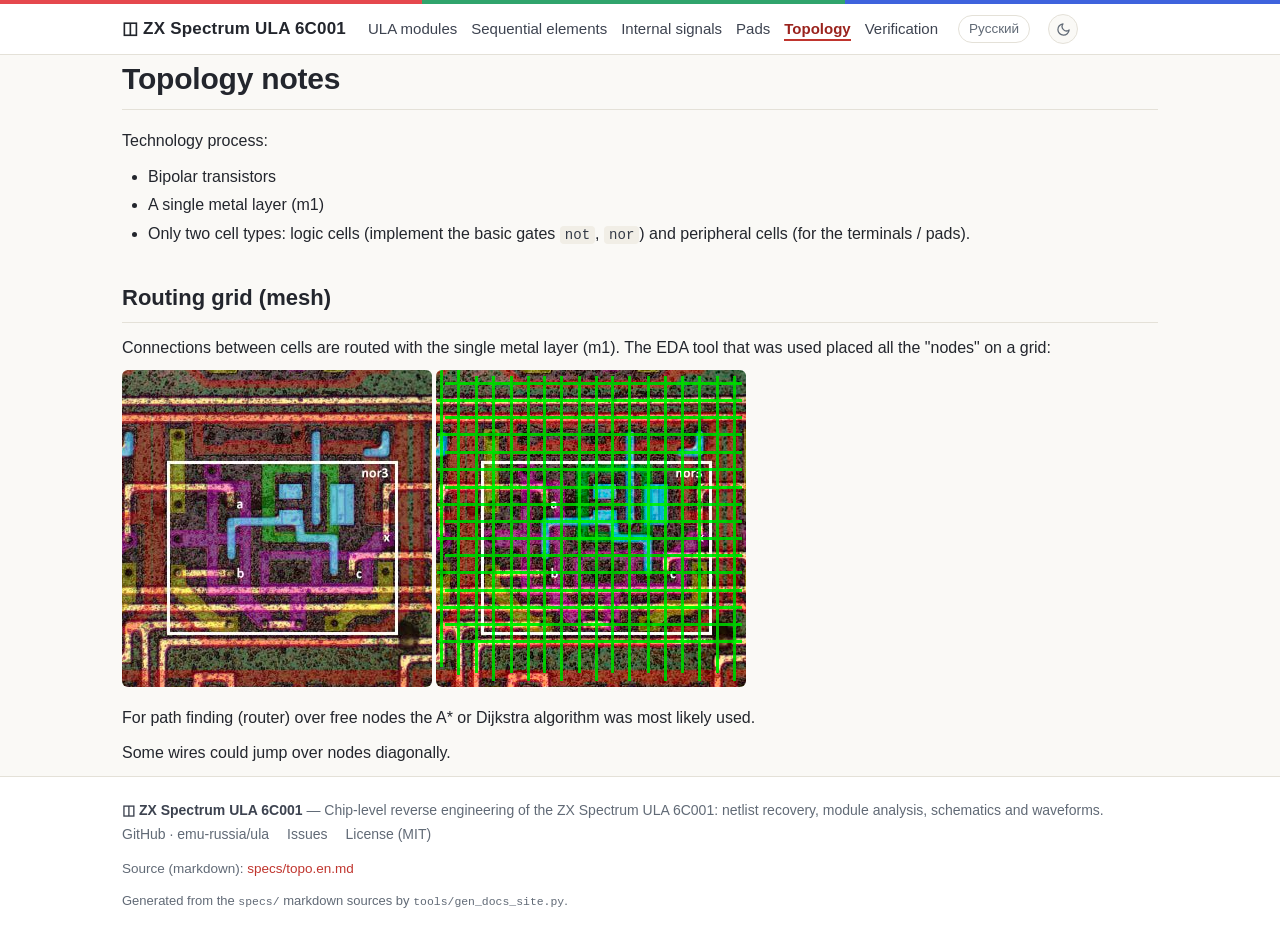
<file: docs/topo.html>
<!DOCTYPE html>
<html lang="en">
<head>
<meta charset="utf-8">
<meta name="viewport" content="width=device-width, initial-scale=1">
<meta name="color-scheme" content="light dark">
<title>Topology notes · ZX Spectrum ULA 6C001</title>
<meta name="description" content="Notes on the die topology of the ULA 6C001: technology process, cell types, routing grid.">
<link rel="stylesheet" href="assets/style.css">
<script src="assets/theme.js"></script>
<link rel="icon" href="data:image/svg+xml,%3Csvg xmlns='http://www.w3.org/2000/svg' viewBox='0 0 16 16'%3E%3Crect width='16' height='16' rx='3' fill='%23111'/%3E%3Crect x='3' y='3' width='3' height='10' fill='%23e5484d'/%3E%3Crect x='7' y='3' width='3' height='10' fill='%2330a46c'/%3E%3Crect x='11' y='3' width='2' height='10' fill='%233e63dd'/%3E%3C/svg%3E">
</head>
<body>
<header class="site-header">
  <div class="wrap">
    <a class="brand" href="index.html">◫ ZX Spectrum ULA 6C001</a>
    <nav class="site-nav" aria-label="main">
      <a href="ula-modules.html">ULA modules</a><a href="seq.html">Sequential elements</a><a href="ula-signals.html">Internal signals</a><a href="pads.html">Pads</a><a class="active" href="topo.html">Topology</a><a href="hdl-vs-netlist-verification.html">Verification</a>
      <a class="lang-switch" href="topo.ru.html">Русский</a>
      
      <button class="theme-toggle" type="button" aria-label="Toggle color theme" title="Toggle color theme">
        <svg class="icon icon-moon" viewBox="0 0 24 24" aria-hidden="true"><path d="M21 12.79A9 9 0 1 1 11.21 3 7 7 0 0 0 21 12.79z"></path></svg>
        <svg class="icon icon-sun" viewBox="0 0 24 24" aria-hidden="true"><circle cx="12" cy="12" r="5"></circle><line x1="12" y1="1" x2="12" y2="3"></line><line x1="12" y1="21" x2="12" y2="23"></line><line x1="4.22" y1="4.22" x2="5.64" y2="5.64"></line><line x1="18.36" y1="18.36" x2="19.78" y2="19.78"></line><line x1="1" y1="12" x2="3" y2="12"></line><line x1="21" y1="12" x2="23" y2="12"></line><line x1="4.22" y1="19.78" x2="5.64" y2="18.36"></line><line x1="18.36" y1="5.64" x2="19.78" y2="4.22"></line></svg>
      </button>
    </nav>
  </div>
</header>
<main class="wrap">
  <article class="doc">
<h1 id="topology-notes">Topology notes</h1>
<p>Technology process:</p>
<ul>
<li>Bipolar transistors</li>
<li>A single metal layer (m1)</li>
<li>Only two cell types: logic cells (implement the basic gates <code>not</code>, <code>nor</code>) and
  peripheral cells (for the terminals / pads).</li>
</ul>
<h2 id="routing-grid-mesh">Routing grid (mesh)</h2>
<p>Connections between cells are routed with the single metal layer (m1). The EDA
tool that was used placed all the "nodes" on a grid:</p>
<p><img alt="cell1" src="imgstore/cell1.png" /> <img loading="lazy" alt="cell2" src="imgstore/cell2.png" /></p>
<p>For path finding (router) over free nodes the A* or Dijkstra algorithm was most
likely used.</p>
<p>Some wires could jump over nodes diagonally.</p>
  </article>
</main>
<footer class="site-footer">
  <div class="wrap">
    <div>
      <p class="f-title">◫ ZX Spectrum ULA 6C001 <span class="f-sub">— Chip-level reverse engineering of the ZX Spectrum ULA 6C001: netlist recovery, module analysis, schematics and waveforms.</span></p>
      <p class="f-links">
        <a href="https://github.com/emu-russia/ula">GitHub · emu-russia/ula</a>
        <a href="https://github.com/emu-russia/ula/issues">Issues</a>
        <a href="https://github.com/emu-russia/ula/blob/main/LICENSE">License (MIT)</a>
      </p>
    </div>
    <p class="srcnote">Source (markdown): <a href="https://github.com/emu-russia/ula/blob/main/topo.en.md">specs/topo.en.md</a></p>
    <p class="f-gen">Generated from the <code>specs/</code> markdown sources by <code>tools/gen_docs_site.py</code>.</p>
  </div>
</footer>
</body>
</html>
</file>
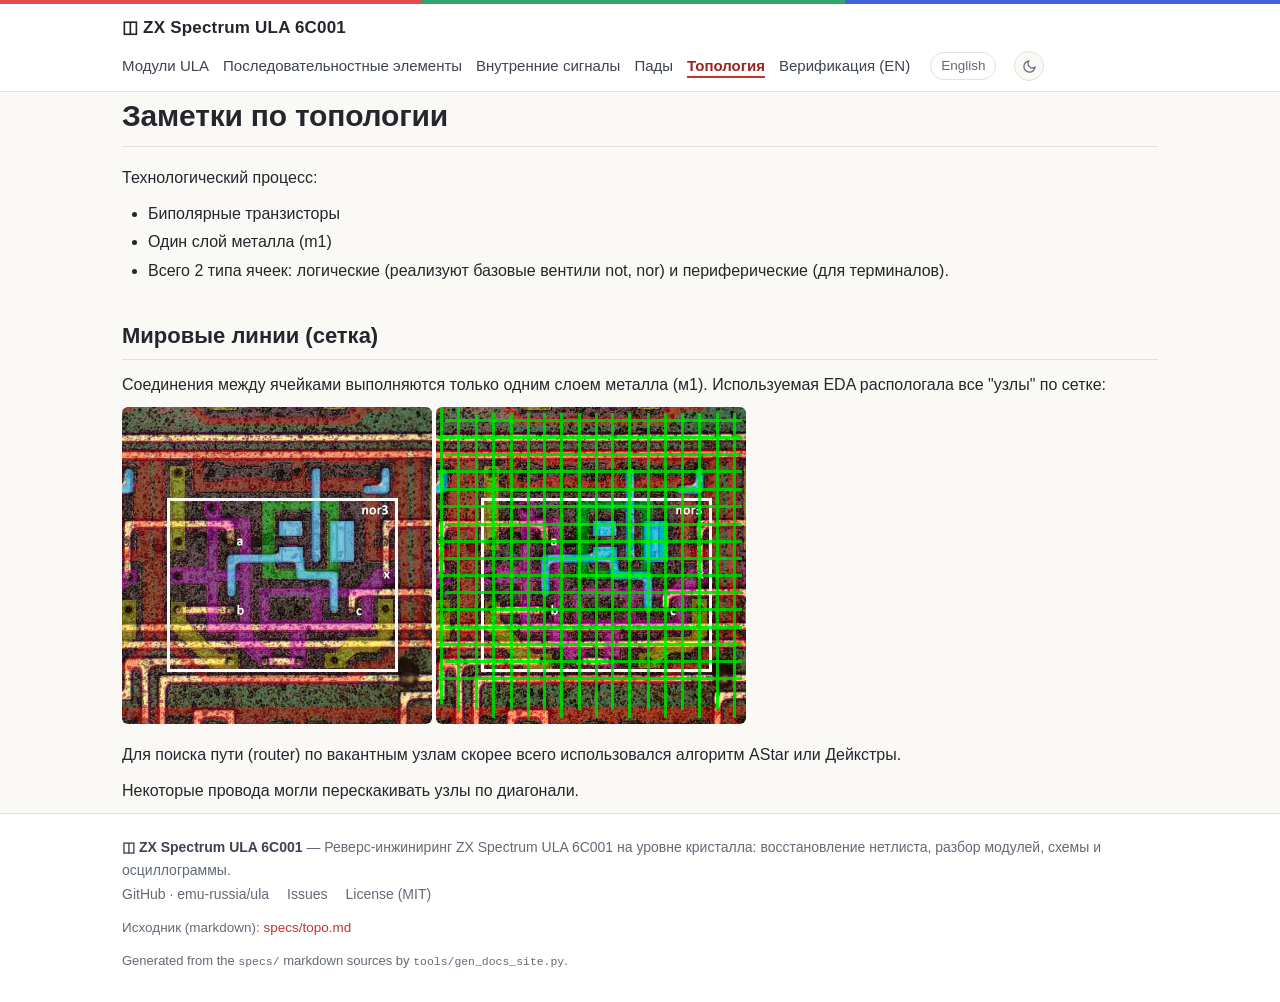
<file: docs/topo.ru.html>
<!DOCTYPE html>
<html lang="ru">
<head>
<meta charset="utf-8">
<meta name="viewport" content="width=device-width, initial-scale=1">
<meta name="color-scheme" content="light dark">
<title>Заметки по топологии · ZX Spectrum ULA 6C001</title>
<meta name="description" content="Заметки по топологии кристалла ULA 6C001: техпроцесс, типы ячеек, сетка трассировки.">
<link rel="stylesheet" href="assets/style.css">
<script src="assets/theme.js"></script>
<link rel="icon" href="data:image/svg+xml,%3Csvg xmlns='http://www.w3.org/2000/svg' viewBox='0 0 16 16'%3E%3Crect width='16' height='16' rx='3' fill='%23111'/%3E%3Crect x='3' y='3' width='3' height='10' fill='%23e5484d'/%3E%3Crect x='7' y='3' width='3' height='10' fill='%2330a46c'/%3E%3Crect x='11' y='3' width='2' height='10' fill='%233e63dd'/%3E%3C/svg%3E">
</head>
<body>
<header class="site-header">
  <div class="wrap">
    <a class="brand" href="index.ru.html">◫ ZX Spectrum ULA 6C001</a>
    <nav class="site-nav" aria-label="main">
      <a href="ula-modules.ru.html">Модули ULA</a><a href="seq.ru.html">Последовательностные элементы</a><a href="ula-signals.ru.html">Внутренние сигналы</a><a href="pads.ru.html">Пады</a><a class="active" href="topo.ru.html">Топология</a><a href="hdl-vs-netlist-verification.html">Верификация (EN)</a>
      <a class="lang-switch" href="topo.html">English</a>
      
      <button class="theme-toggle" type="button" aria-label="Toggle color theme" title="Toggle color theme">
        <svg class="icon icon-moon" viewBox="0 0 24 24" aria-hidden="true"><path d="M21 12.79A9 9 0 1 1 11.21 3 7 7 0 0 0 21 12.79z"></path></svg>
        <svg class="icon icon-sun" viewBox="0 0 24 24" aria-hidden="true"><circle cx="12" cy="12" r="5"></circle><line x1="12" y1="1" x2="12" y2="3"></line><line x1="12" y1="21" x2="12" y2="23"></line><line x1="4.22" y1="4.22" x2="5.64" y2="5.64"></line><line x1="18.36" y1="18.36" x2="19.78" y2="19.78"></line><line x1="1" y1="12" x2="3" y2="12"></line><line x1="21" y1="12" x2="23" y2="12"></line><line x1="4.22" y1="19.78" x2="5.64" y2="18.36"></line><line x1="18.36" y1="5.64" x2="19.78" y2="4.22"></line></svg>
      </button>
    </nav>
  </div>
</header>
<main class="wrap">
  <article class="doc">
<h1 id="заметки-по-топологии">Заметки по топологии</h1>
<p>Технологический процесс:</p>
<ul>
<li>Биполярные транзисторы</li>
<li>Один слой металла (m1)</li>
<li>Всего 2 типа ячеек: логические (реализуют базовые вентили not, nor) и периферические (для терминалов).</li>
</ul>
<h2 id="мировые-линии-сетка">Мировые линии (сетка)</h2>
<p>Соединения между ячейками выполняются только одним слоем металла (м1). Используемая EDA распологала все "узлы" по сетке:</p>
<p><img alt="cell1" src="imgstore/cell1.png" /> <img loading="lazy" alt="cell2" src="imgstore/cell2.png" /></p>
<p>Для поиска пути (router) по вакантным узлам скорее всего использовался алгоритм AStar или Дейкстры.</p>
<p>Некоторые провода могли перескакивать узлы по диагонали.</p>
  </article>
</main>
<footer class="site-footer">
  <div class="wrap">
    <div>
      <p class="f-title">◫ ZX Spectrum ULA 6C001 <span class="f-sub">— Реверс-инжиниринг ZX Spectrum ULA 6C001 на уровне кристалла: восстановление нетлиста, разбор модулей, схемы и осциллограммы.</span></p>
      <p class="f-links">
        <a href="https://github.com/emu-russia/ula">GitHub · emu-russia/ula</a>
        <a href="https://github.com/emu-russia/ula/issues">Issues</a>
        <a href="https://github.com/emu-russia/ula/blob/main/LICENSE">License (MIT)</a>
      </p>
    </div>
    <p class="srcnote">Исходник (markdown): <a href="https://github.com/emu-russia/ula/blob/main/topo.md">specs/topo.md</a></p>
    <p class="f-gen">Generated from the <code>specs/</code> markdown sources by <code>tools/gen_docs_site.py</code>.</p>
  </div>
</footer>
</body>
</html>
</file>
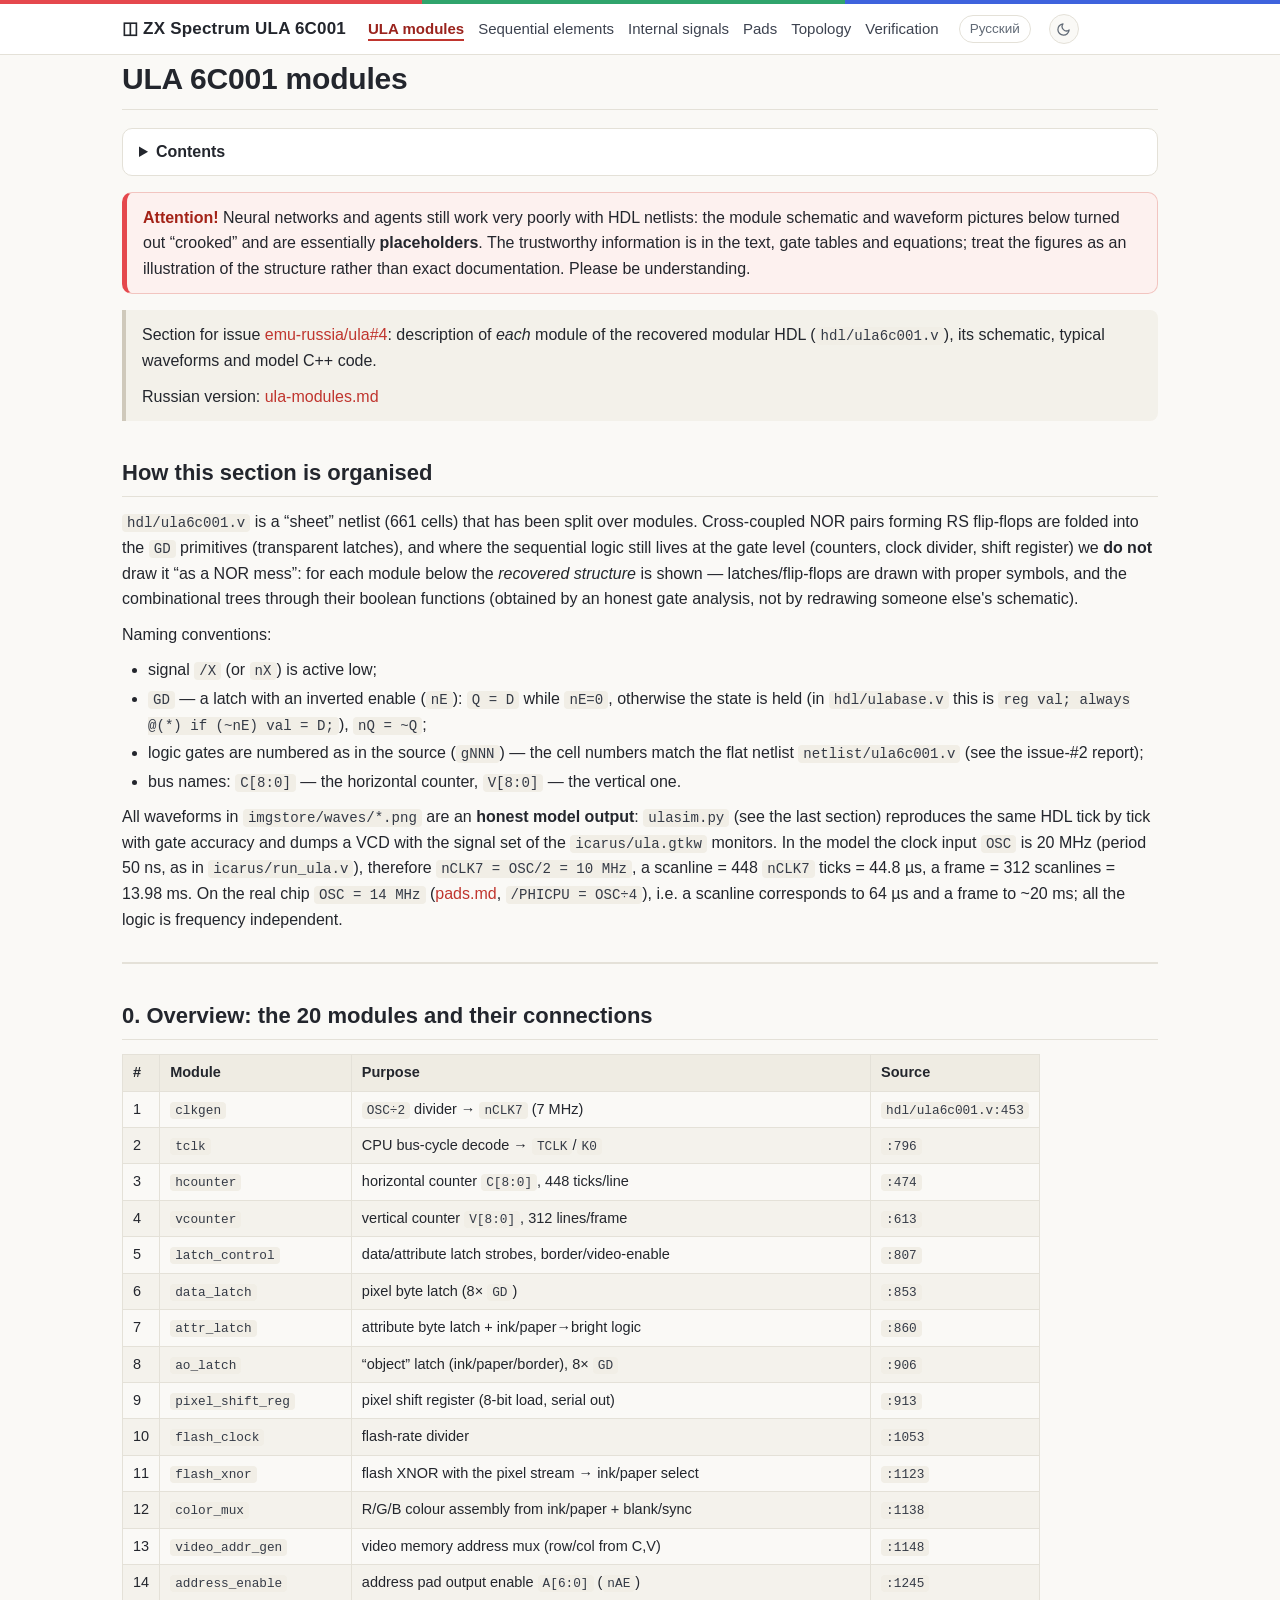
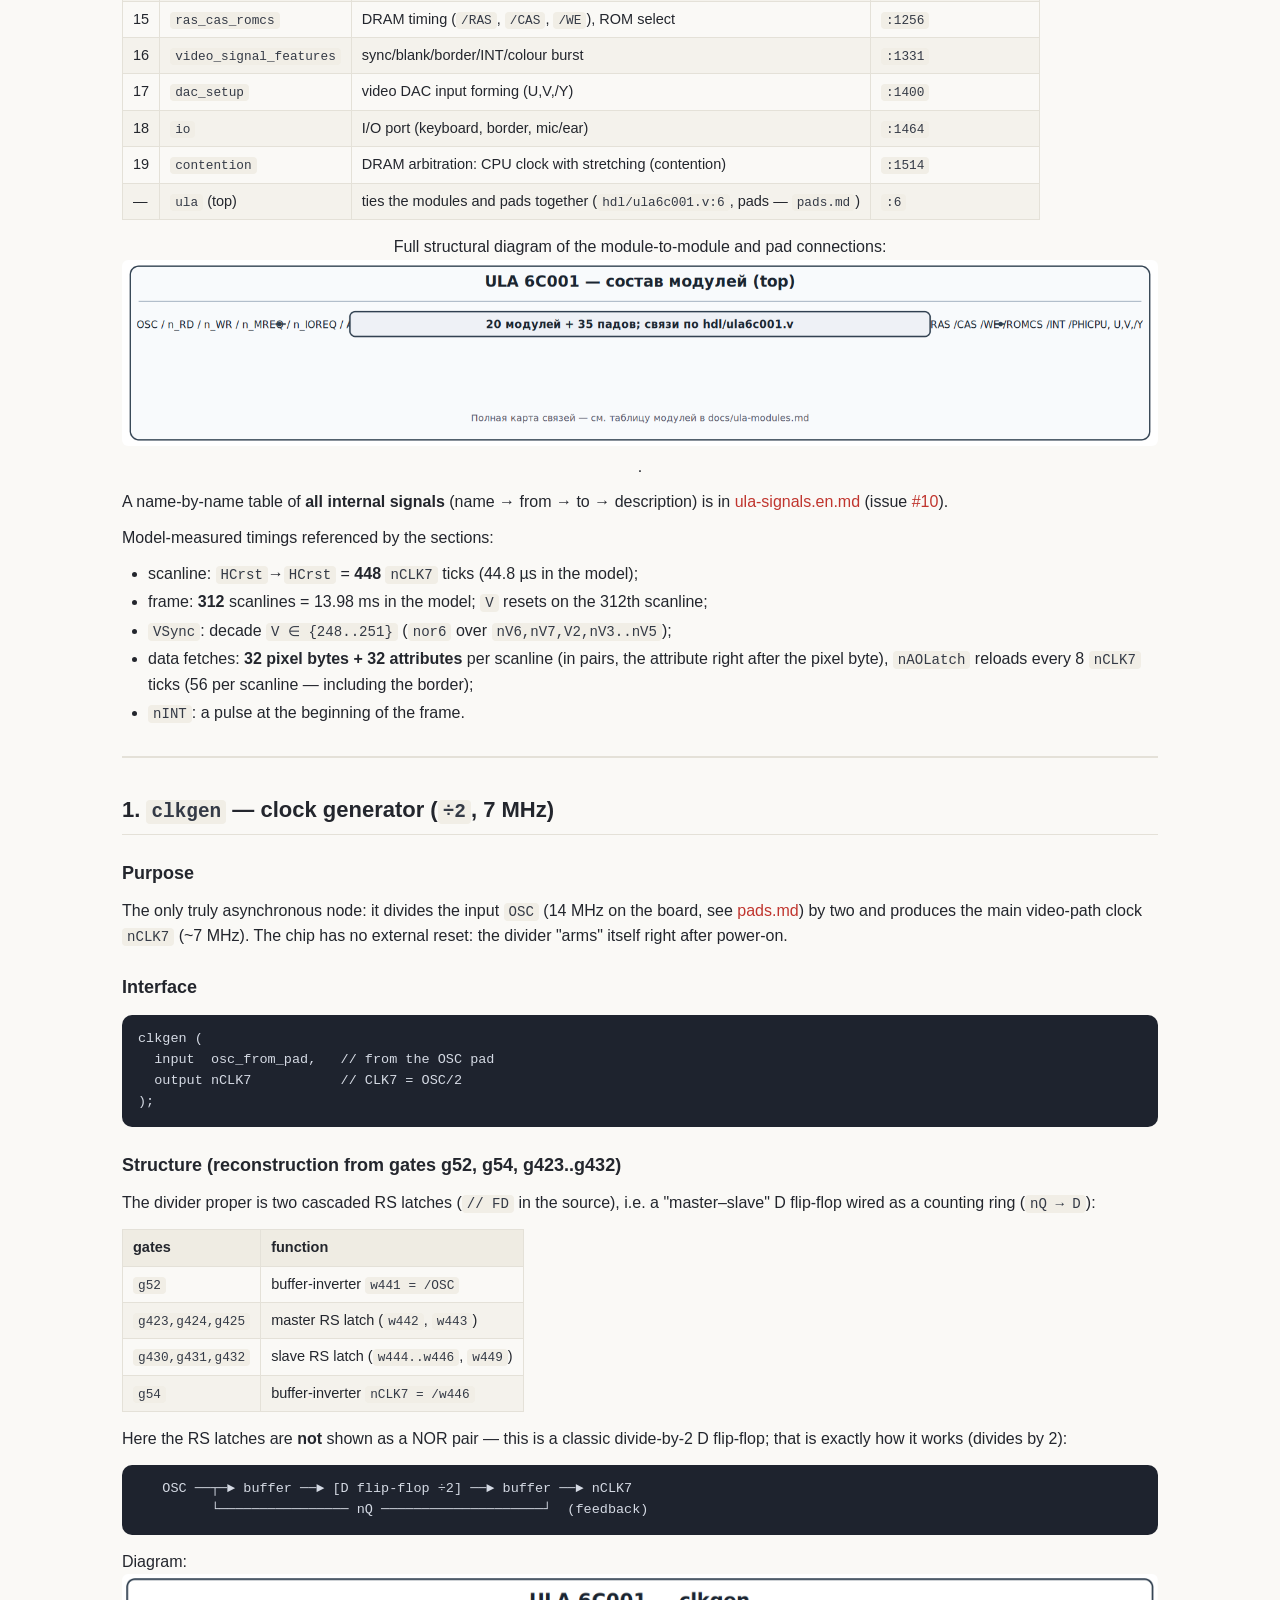
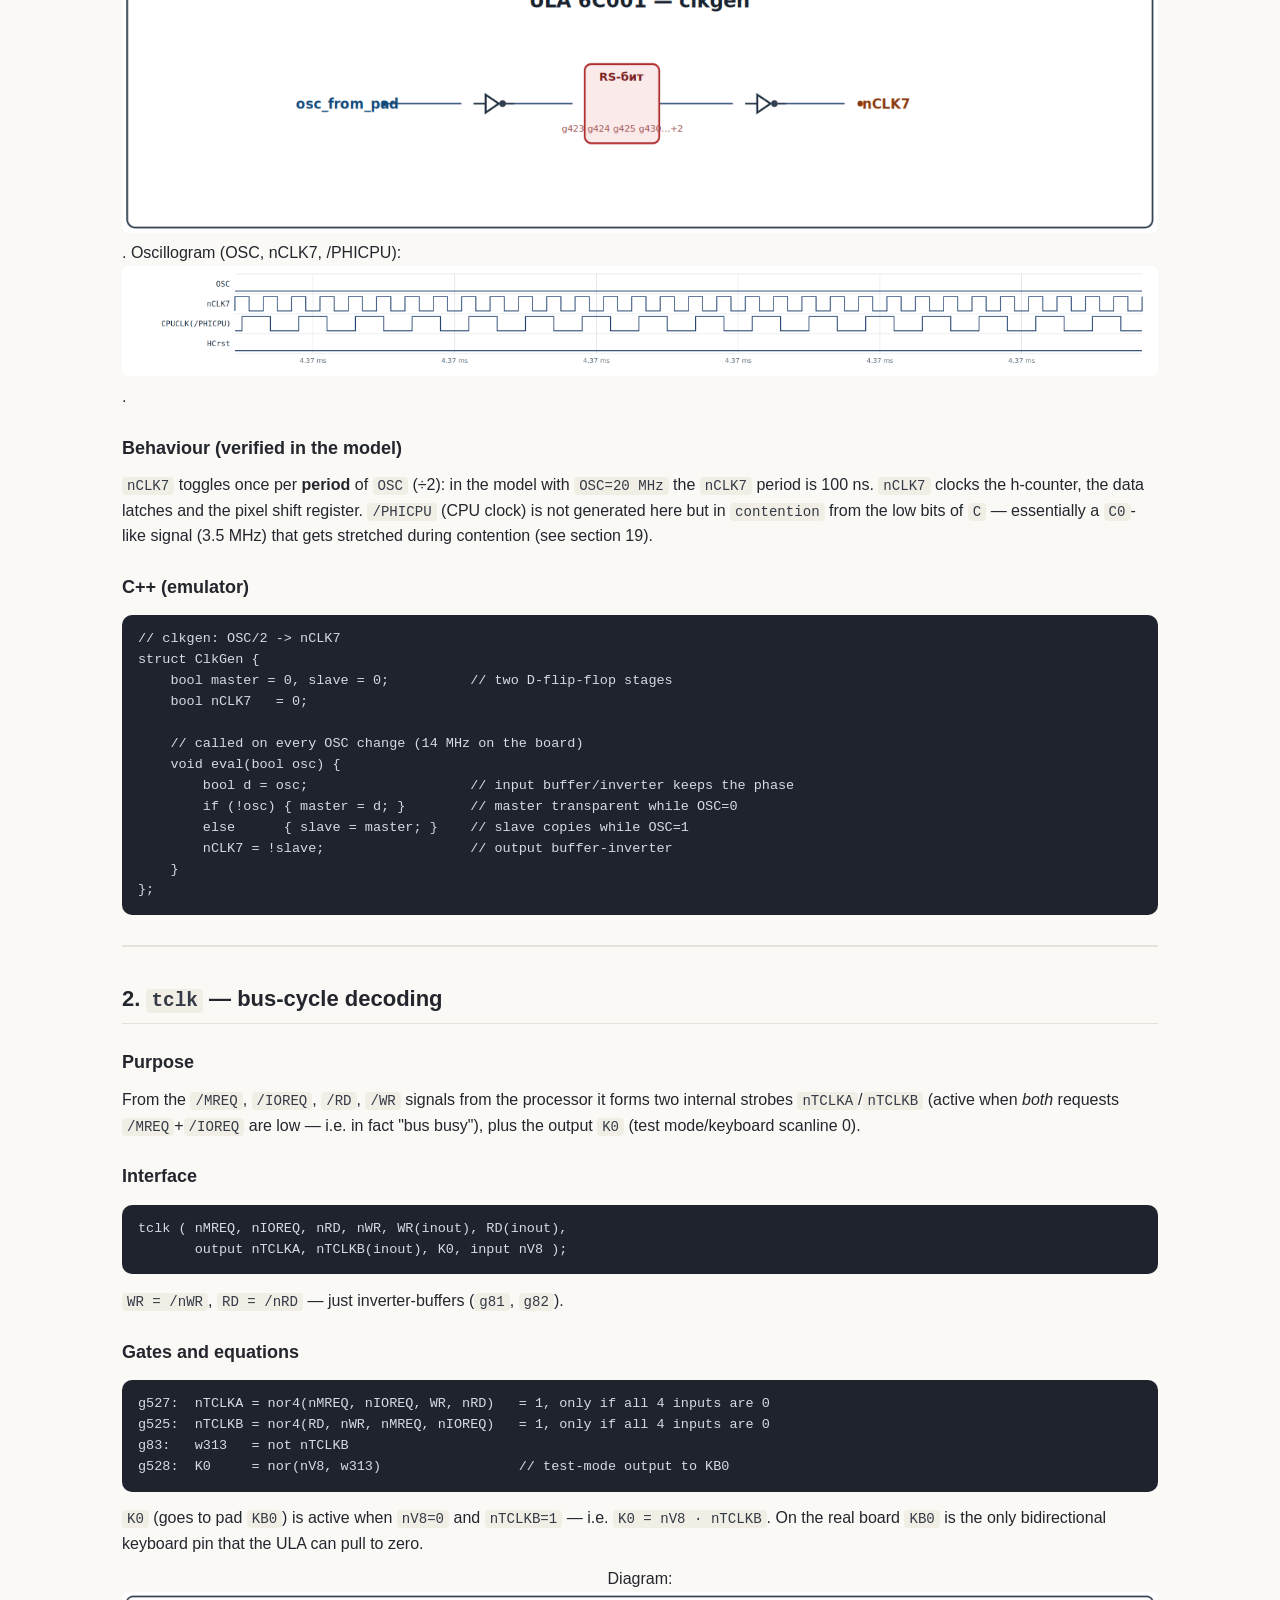
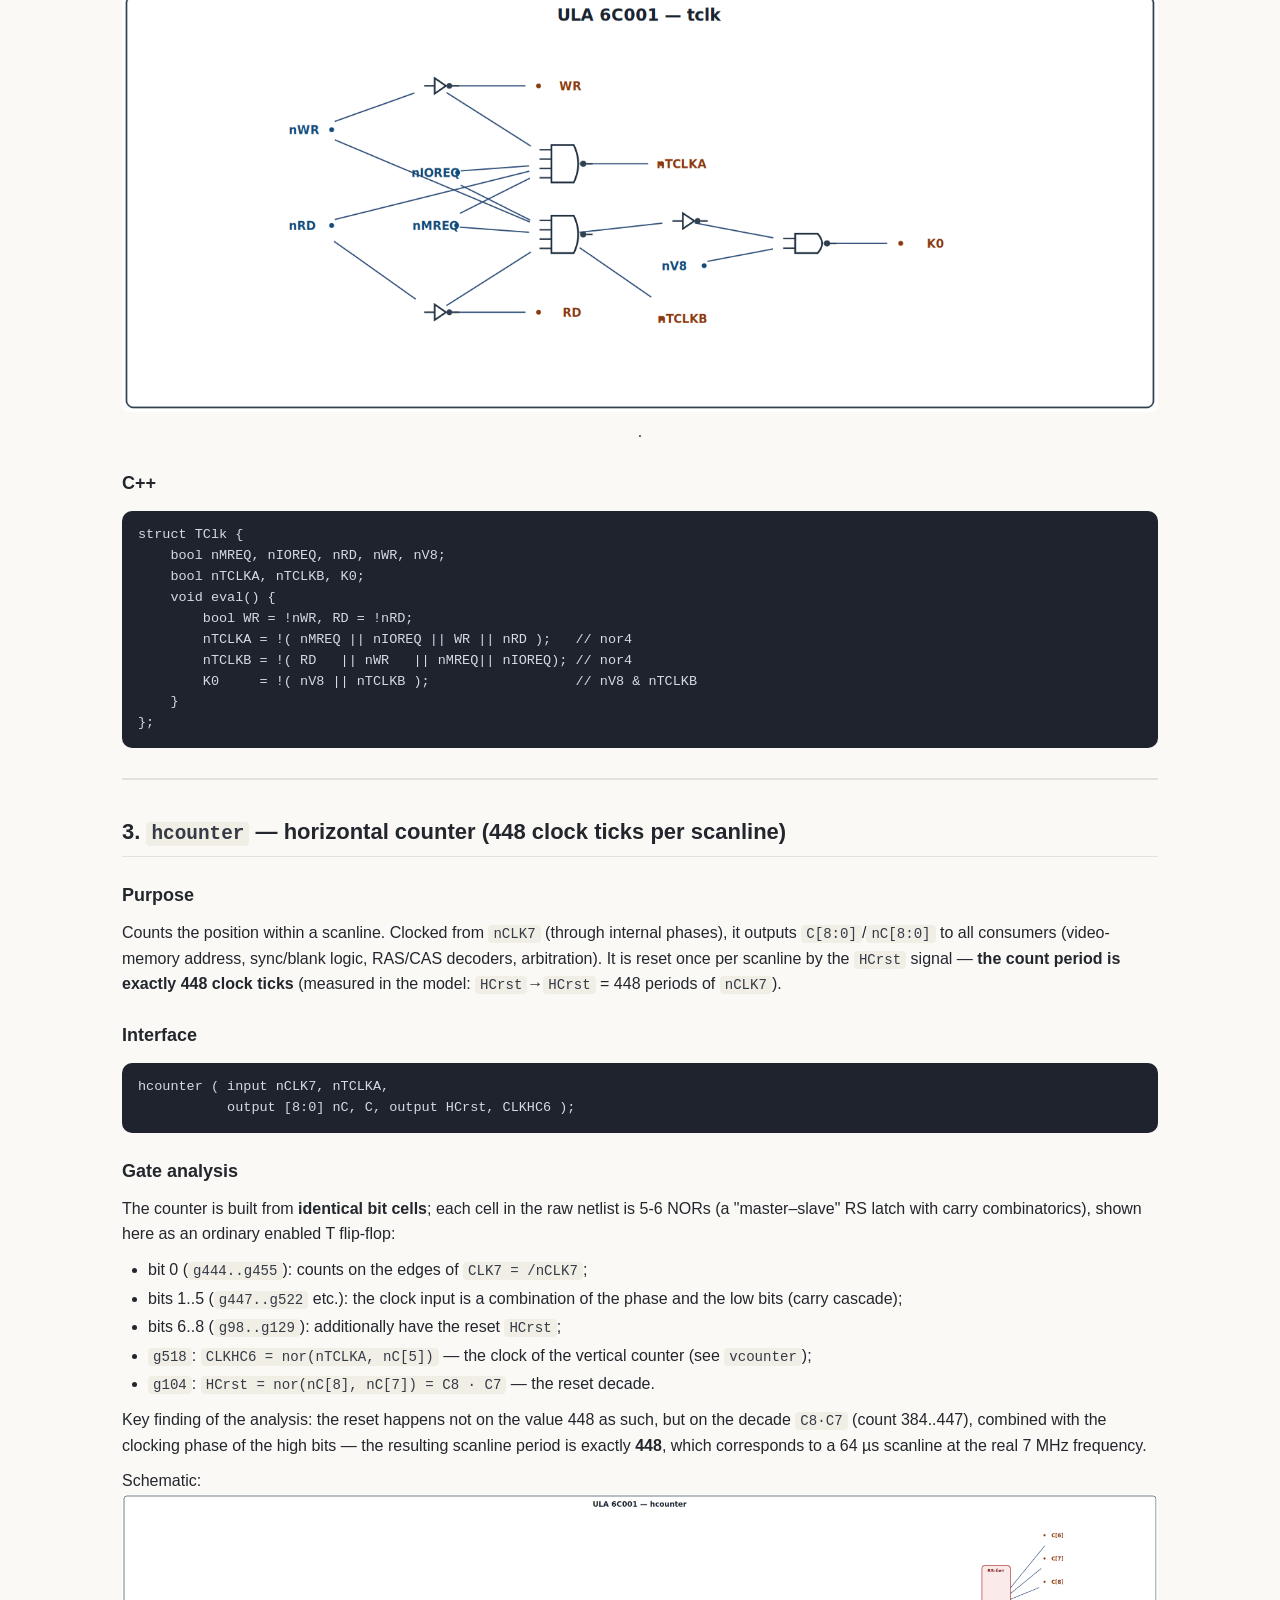
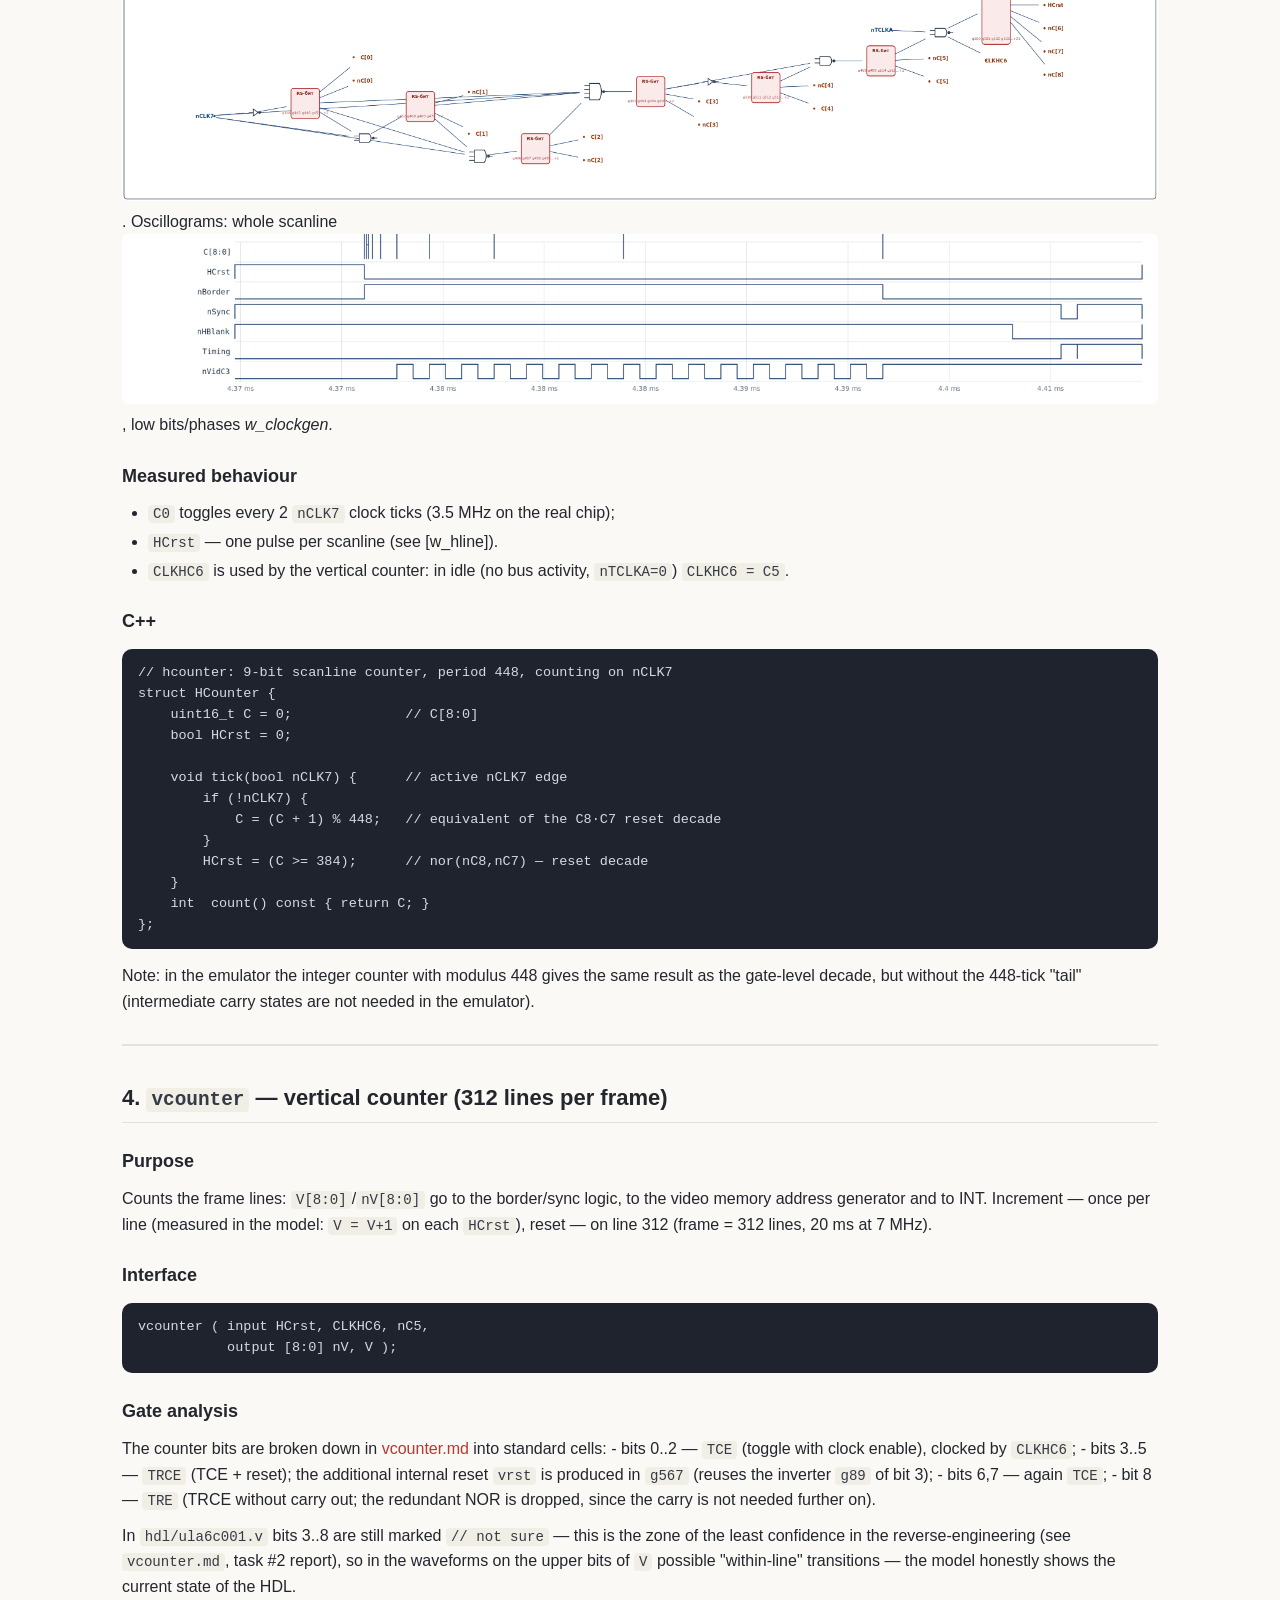
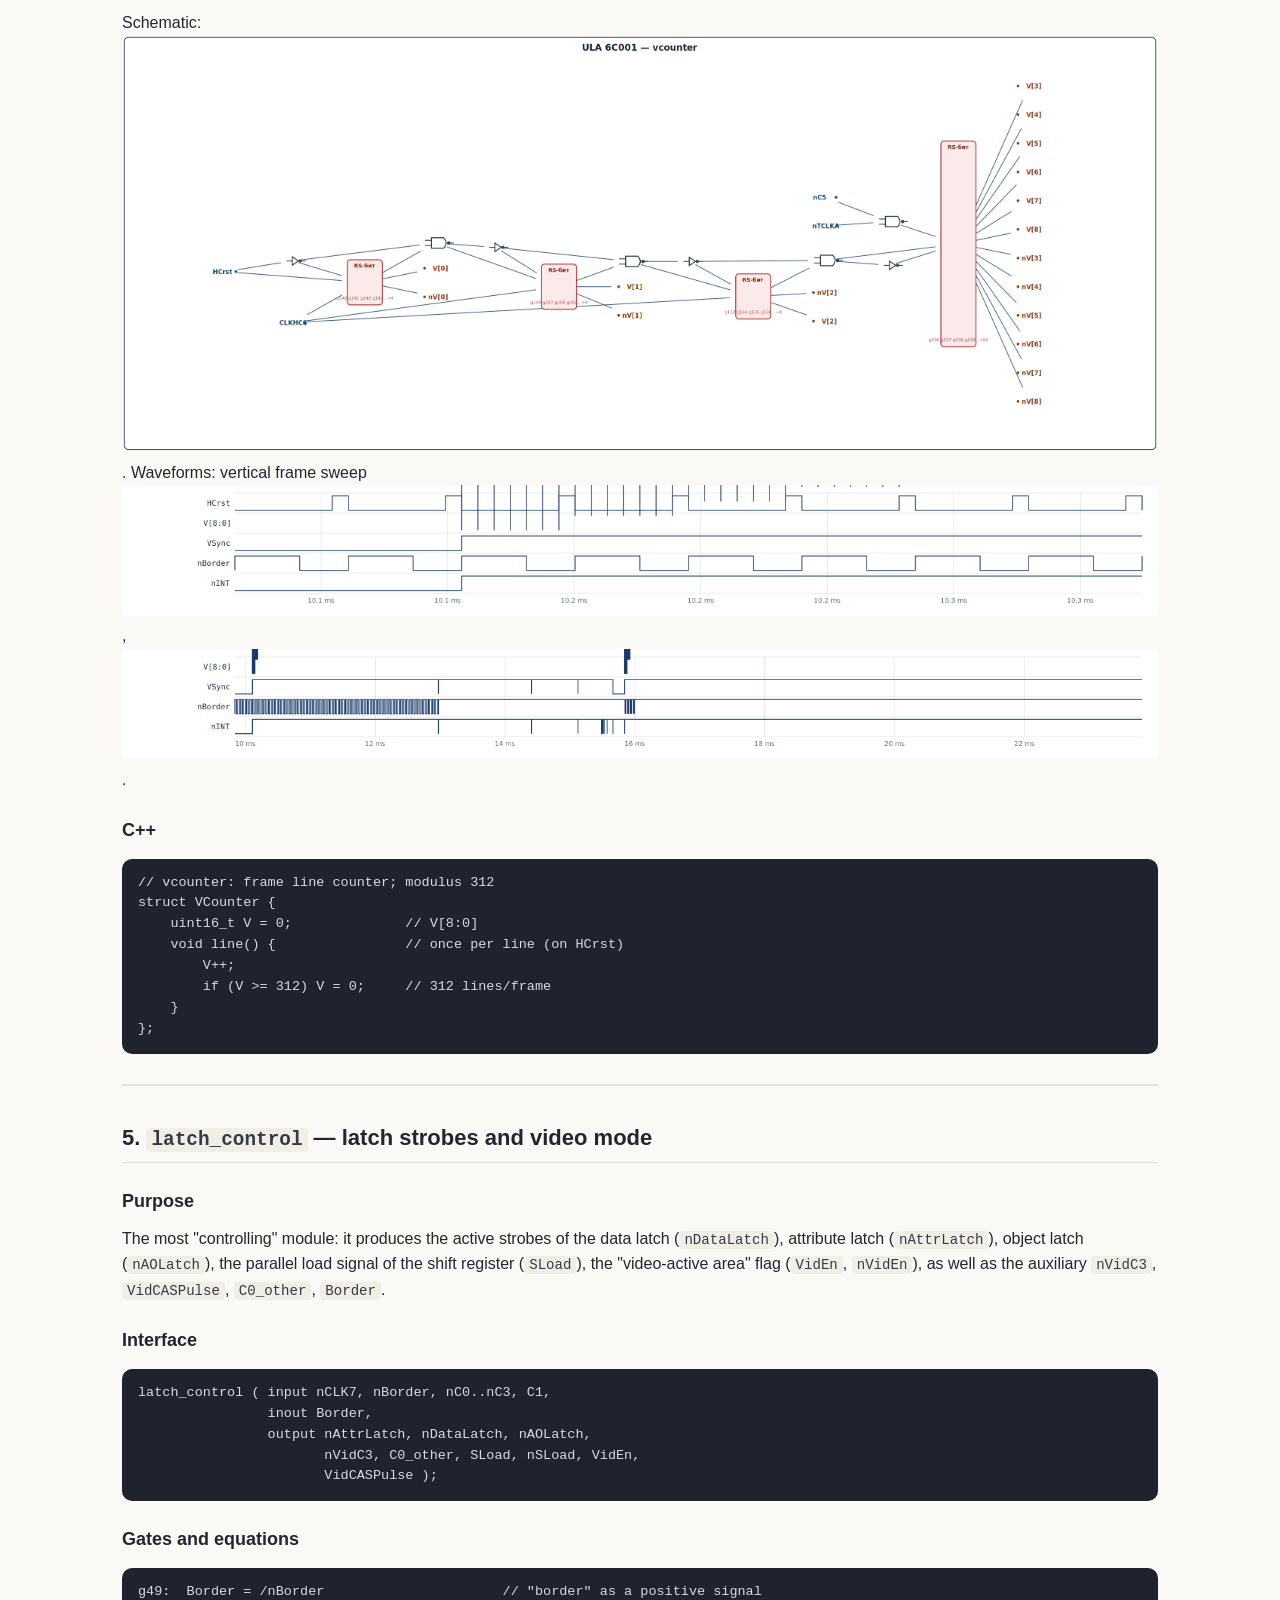
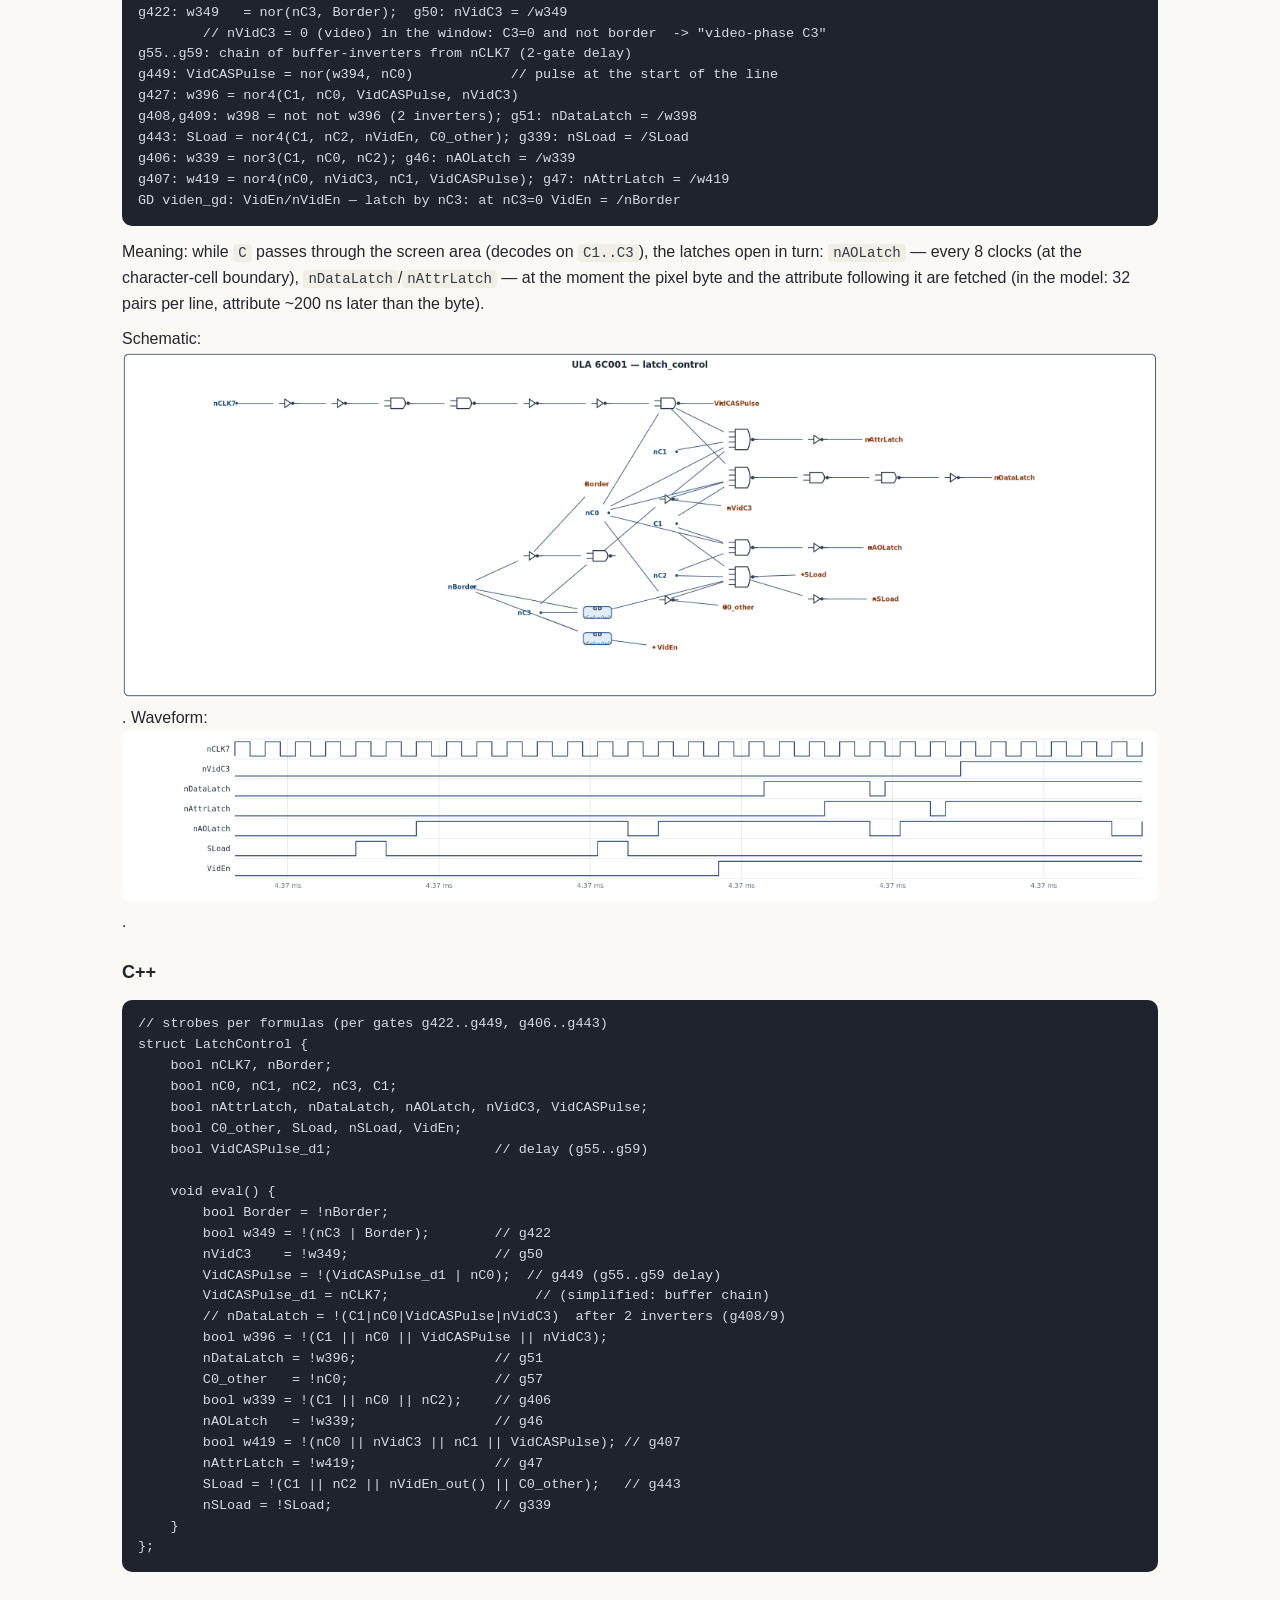
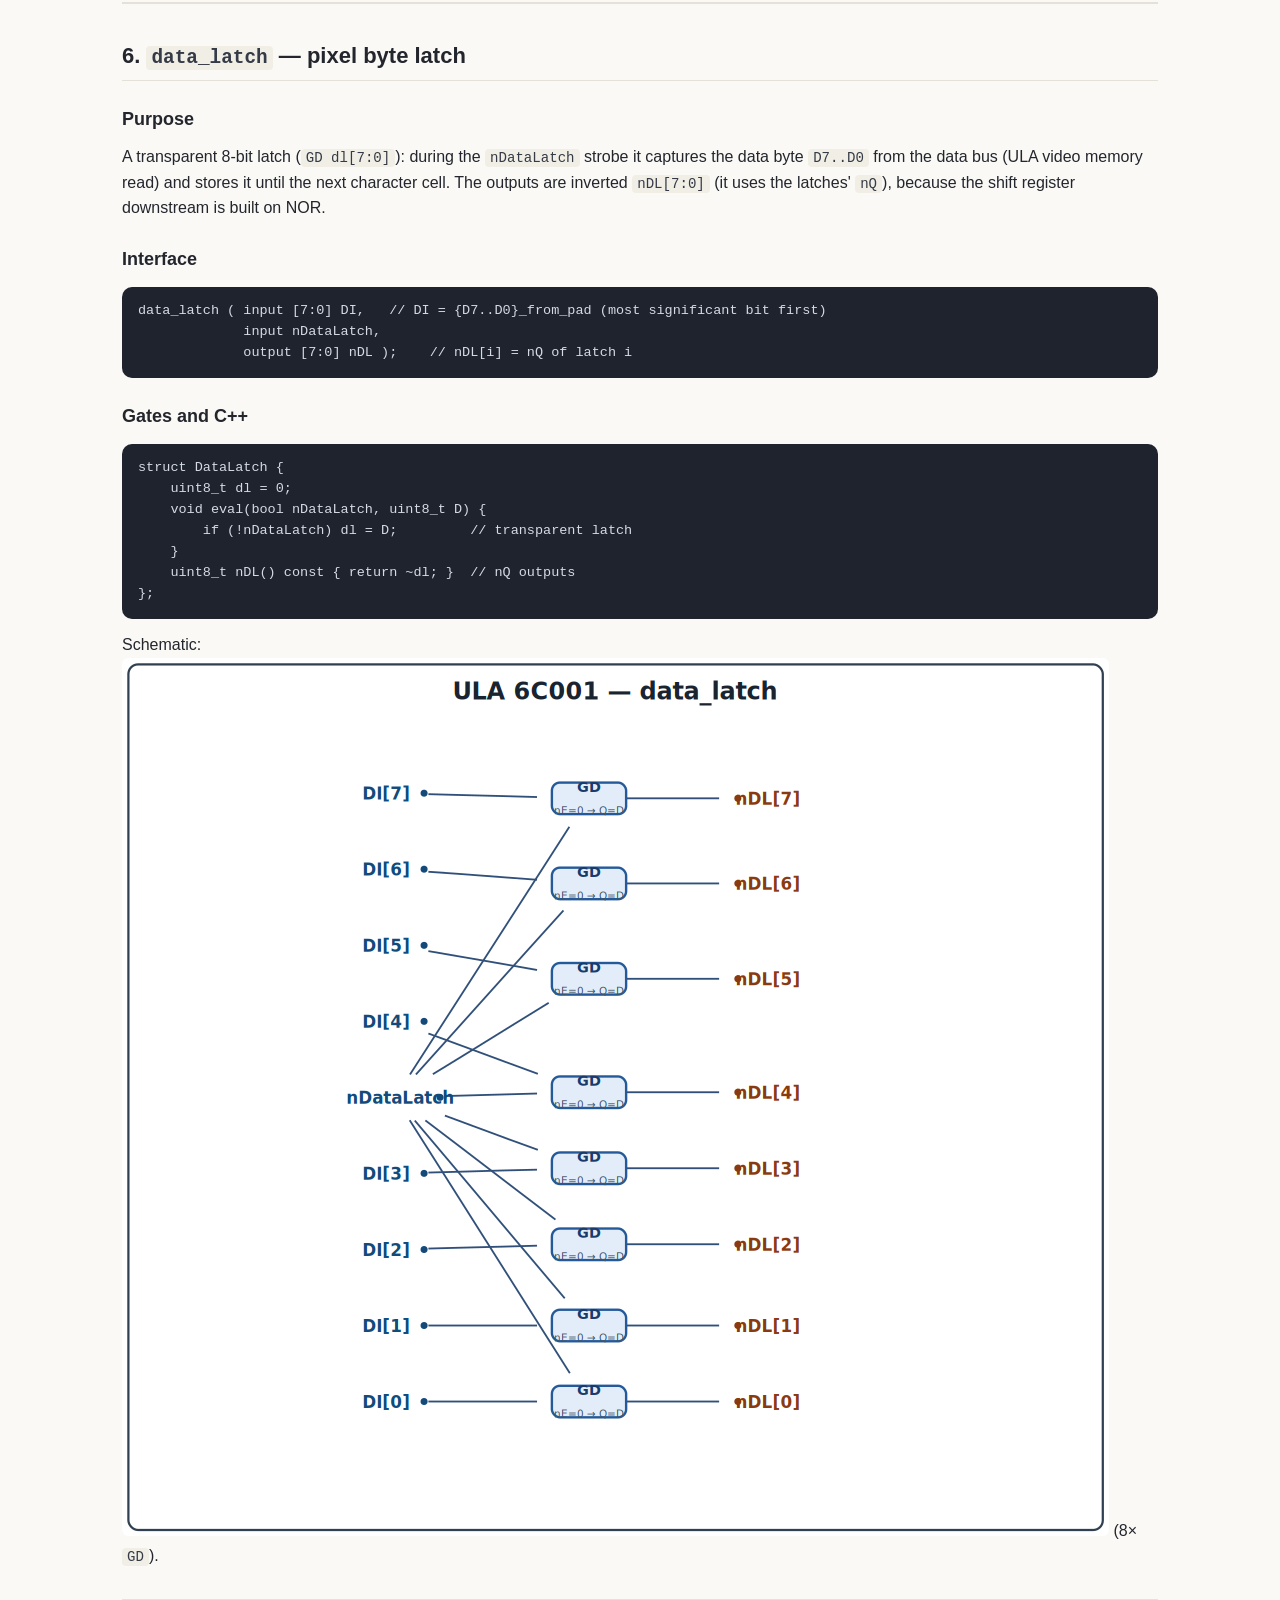
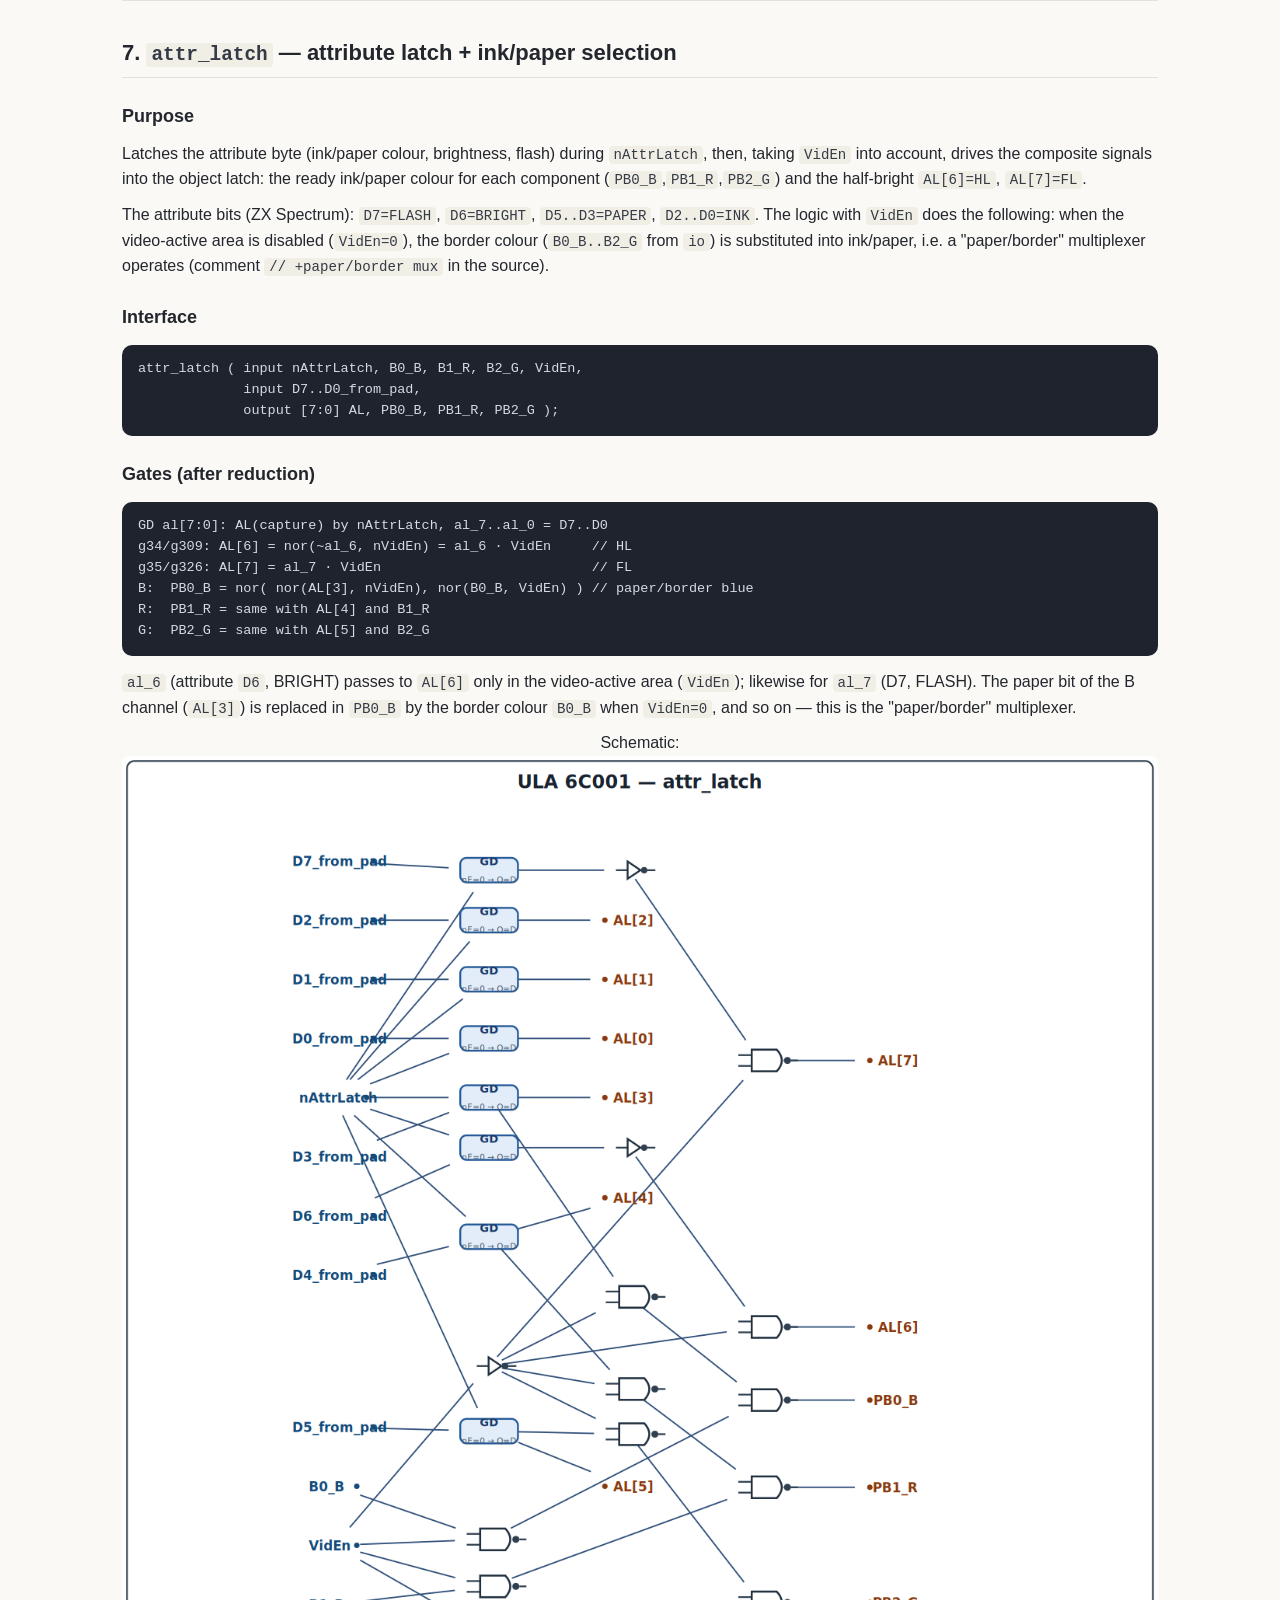
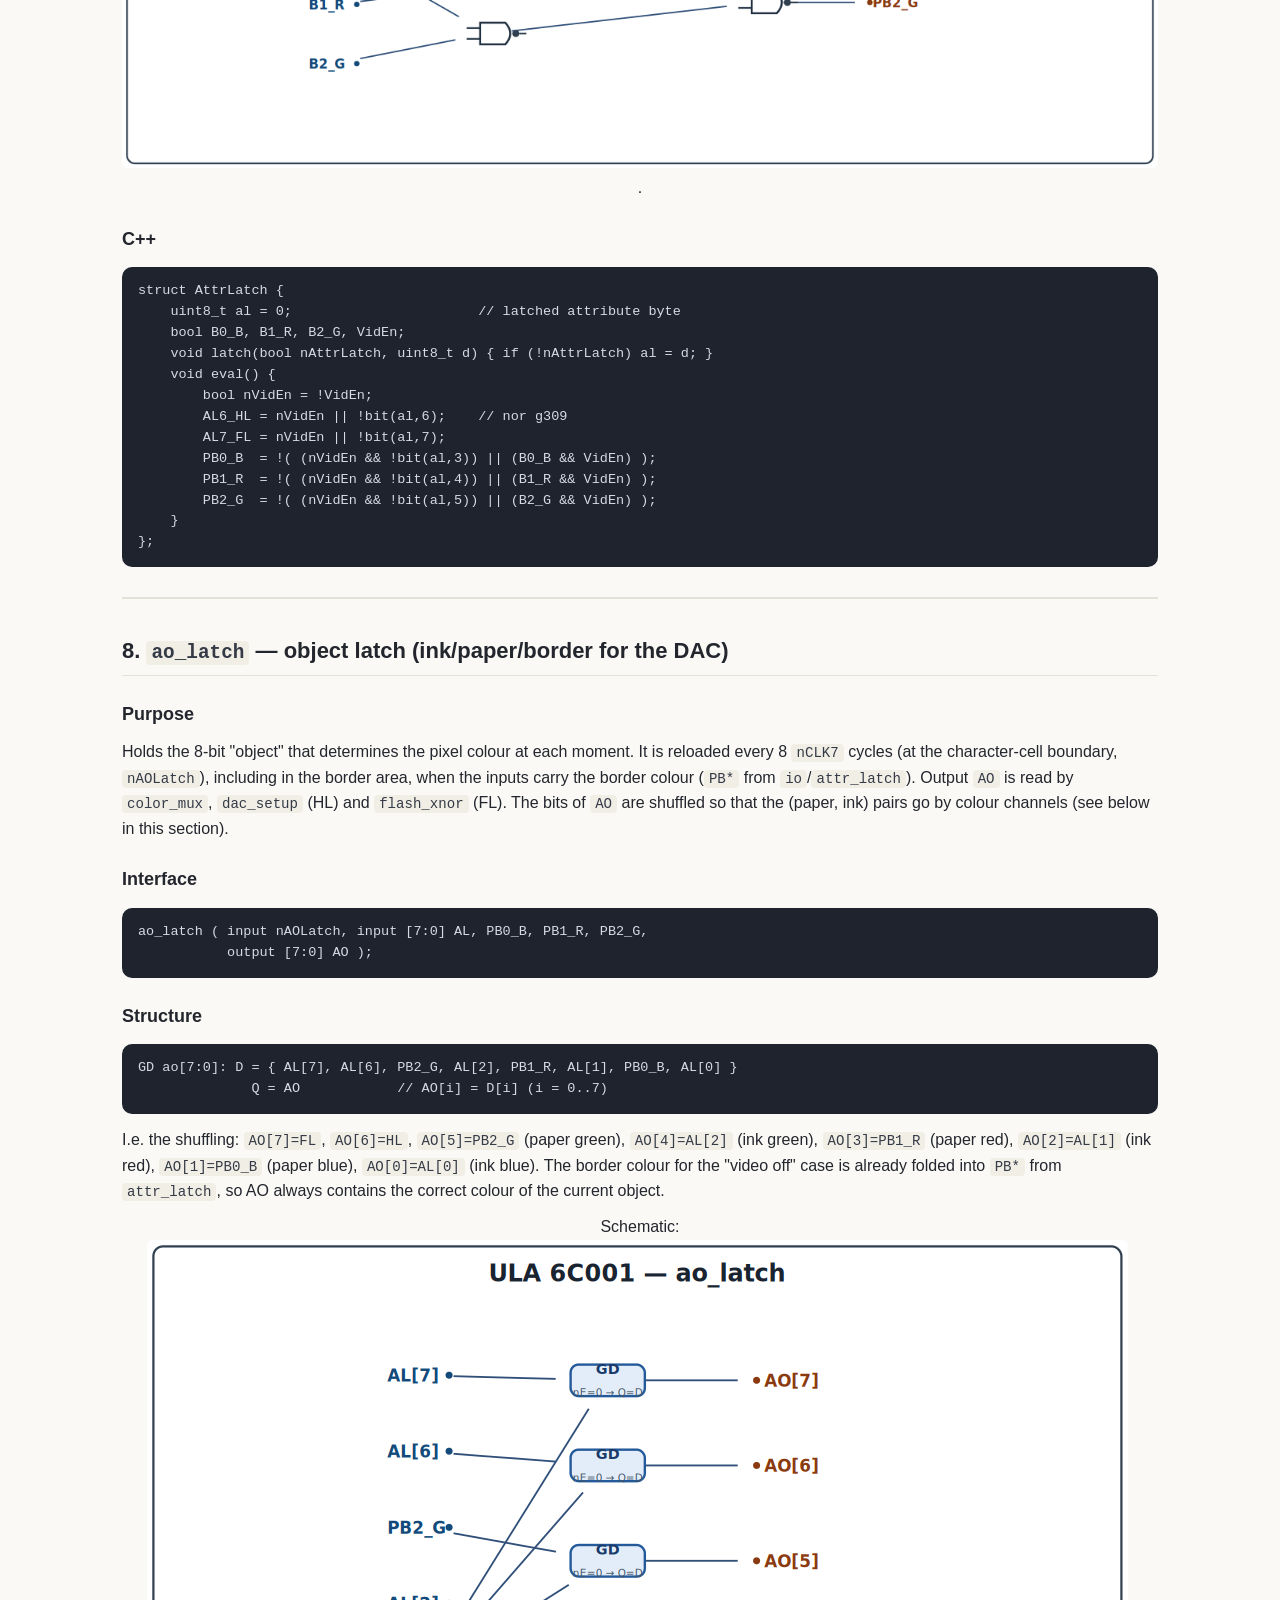
<file: docs/ula-modules.html>
<!DOCTYPE html>
<html lang="en">
<head>
<meta charset="utf-8">
<meta name="viewport" content="width=device-width, initial-scale=1">
<meta name="color-scheme" content="light dark">
<title>ULA 6C001 modules · ZX Spectrum ULA 6C001</title>
<meta name="description" content="Description of every module of the recovered modular HDL of the ZX Spectrum ULA 6C001: purpose, gate analysis, schematic, typical waveforms, C++ model.">
<link rel="stylesheet" href="assets/style.css">
<script src="assets/theme.js"></script>
<link rel="icon" href="data:image/svg+xml,%3Csvg xmlns='http://www.w3.org/2000/svg' viewBox='0 0 16 16'%3E%3Crect width='16' height='16' rx='3' fill='%23111'/%3E%3Crect x='3' y='3' width='3' height='10' fill='%23e5484d'/%3E%3Crect x='7' y='3' width='3' height='10' fill='%2330a46c'/%3E%3Crect x='11' y='3' width='2' height='10' fill='%233e63dd'/%3E%3C/svg%3E">
</head>
<body>
<header class="site-header">
  <div class="wrap">
    <a class="brand" href="index.html">◫ ZX Spectrum ULA 6C001</a>
    <nav class="site-nav" aria-label="main">
      <a class="active" href="ula-modules.html">ULA modules</a><a href="seq.html">Sequential elements</a><a href="ula-signals.html">Internal signals</a><a href="pads.html">Pads</a><a href="topo.html">Topology</a><a href="hdl-vs-netlist-verification.html">Verification</a>
      <a class="lang-switch" href="ula-modules.ru.html">Русский</a>
      
      <button class="theme-toggle" type="button" aria-label="Toggle color theme" title="Toggle color theme">
        <svg class="icon icon-moon" viewBox="0 0 24 24" aria-hidden="true"><path d="M21 12.79A9 9 0 1 1 11.21 3 7 7 0 0 0 21 12.79z"></path></svg>
        <svg class="icon icon-sun" viewBox="0 0 24 24" aria-hidden="true"><circle cx="12" cy="12" r="5"></circle><line x1="12" y1="1" x2="12" y2="3"></line><line x1="12" y1="21" x2="12" y2="23"></line><line x1="4.22" y1="4.22" x2="5.64" y2="5.64"></line><line x1="18.36" y1="18.36" x2="19.78" y2="19.78"></line><line x1="1" y1="12" x2="3" y2="12"></line><line x1="21" y1="12" x2="23" y2="12"></line><line x1="4.22" y1="19.78" x2="5.64" y2="18.36"></line><line x1="18.36" y1="5.64" x2="19.78" y2="4.22"></line></svg>
      </button>
    </nav>
  </div>
</header>
<main class="wrap">
  <article class="doc">
<h1 id="ula-6c001-modules">ULA 6C001 modules</h1>
<details class="page-toc"><summary>Contents</summary><ul>
<li><a href="#how-this-section-is-organised">How this section is organised</a></li>
<li><a href="#0-overview-the-20-modules-and-their-connections">0. Overview: the 20 modules and their connections</a></li>
<li><a href="#1-clkgen-clock-generator-2-7-mhz">1. clkgen — clock generator (÷2, 7 MHz)</a><ul>
<li><a href="#purpose">Purpose</a></li>
<li><a href="#interface">Interface</a></li>
<li><a href="#structure-reconstruction-from-gates-g52-g54-g423g432">Structure (reconstruction from gates g52, g54, g423..g432)</a></li>
<li><a href="#behaviour-verified-in-the-model">Behaviour (verified in the model)</a></li>
<li><a href="#c-emulator">C++ (emulator)</a></li>
</ul>
</li>
<li><a href="#2-tclk-bus-cycle-decoding">2. tclk — bus-cycle decoding</a><ul>
<li><a href="#purpose_1">Purpose</a></li>
<li><a href="#interface_1">Interface</a></li>
<li><a href="#gates-and-equations">Gates and equations</a></li>
<li><a href="#c">C++</a></li>
</ul>
</li>
<li><a href="#3-hcounter-horizontal-counter-448-clock-ticks-per-scanline">3. hcounter — horizontal counter (448 clock ticks per scanline)</a><ul>
<li><a href="#purpose_2">Purpose</a></li>
<li><a href="#interface_2">Interface</a></li>
<li><a href="#gate-analysis">Gate analysis</a></li>
<li><a href="#measured-behaviour">Measured behaviour</a></li>
<li><a href="#c_1">C++</a></li>
</ul>
</li>
<li><a href="#4-vcounter-vertical-counter-312-lines-per-frame">4. vcounter — vertical counter (312 lines per frame)</a><ul>
<li><a href="#purpose_3">Purpose</a></li>
<li><a href="#interface_3">Interface</a></li>
<li><a href="#gate-analysis_1">Gate analysis</a></li>
<li><a href="#c_2">C++</a></li>
</ul>
</li>
<li><a href="#5-latch_control-latch-strobes-and-video-mode">5. latch_control — latch strobes and video mode</a><ul>
<li><a href="#purpose_4">Purpose</a></li>
<li><a href="#interface_4">Interface</a></li>
<li><a href="#gates-and-equations_1">Gates and equations</a></li>
<li><a href="#c_3">C++</a></li>
</ul>
</li>
<li><a href="#6-data_latch-pixel-byte-latch">6. data_latch — pixel byte latch</a><ul>
<li><a href="#purpose_5">Purpose</a></li>
<li><a href="#interface_5">Interface</a></li>
<li><a href="#gates-and-c">Gates and C++</a></li>
</ul>
</li>
<li><a href="#7-attr_latch-attribute-latch-inkpaper-selection">7. attr_latch — attribute latch + ink/paper selection</a><ul>
<li><a href="#purpose_6">Purpose</a></li>
<li><a href="#interface_6">Interface</a></li>
<li><a href="#gates-after-reduction">Gates (after reduction)</a></li>
<li><a href="#c_4">C++</a></li>
</ul>
</li>
<li><a href="#8-ao_latch-object-latch-inkpaperborder-for-the-dac">8. ao_latch — object latch (ink/paper/border for the DAC)</a><ul>
<li><a href="#purpose_7">Purpose</a></li>
<li><a href="#interface_7">Interface</a></li>
<li><a href="#structure">Structure</a></li>
<li><a href="#c_5">C++</a></li>
</ul>
</li>
<li><a href="#9-pixel_shift_reg-pixel-shift-register">9. pixel_shift_reg — pixel shift register</a><ul>
<li><a href="#purpose_8">Purpose</a></li>
<li><a href="#interface_8">Interface</a></li>
<li><a href="#analysis">Analysis</a></li>
<li><a href="#c_6">C++</a></li>
</ul>
</li>
<li><a href="#10-flash_clock-flash-rate-divider">10. flash_clock — flash-rate divider</a><ul>
<li><a href="#purpose_9">Purpose</a></li>
<li><a href="#interface_9">Interface</a></li>
<li><a href="#analysis_1">Analysis</a></li>
<li><a href="#c_7">C++</a></li>
</ul>
</li>
<li><a href="#11-flash_xnor-per-pixel-inkpaper-selection-and-flash">11. flash_xnor — per-pixel ink/paper selection and flash</a><ul>
<li><a href="#purpose_10">Purpose</a></li>
<li><a href="#interface_10">Interface</a></li>
<li><a href="#gates">Gates</a></li>
<li><a href="#c_8">C++</a></li>
</ul>
</li>
<li><a href="#12-color_mux-rgb-assembly">12. color_mux — R/G/B assembly</a><ul>
<li><a href="#purpose_11">Purpose</a></li>
<li><a href="#interface_11">Interface</a></li>
<li><a href="#equations-after-reduction-assign-in-hdl">Equations (after reduction, assign in HDL)</a></li>
<li><a href="#c_9">C++</a></li>
</ul>
</li>
<li><a href="#13-video_addr_gen-video-memory-address-rowcol">13. video_addr_gen — video-memory address (row/col)</a><ul>
<li><a href="#purpose_12">Purpose</a></li>
<li><a href="#interface_12">Interface</a></li>
<li><a href="#analysis_2">Analysis</a></li>
<li><a href="#c_10">C++</a></li>
</ul>
</li>
<li><a href="#14-address_enable-address-pad-enable-nae">14. address_enable — address pad enable (nAE)</a><ul>
<li><a href="#purpose_13">Purpose</a></li>
<li><a href="#interface_13">Interface</a></li>
<li><a href="#equations">Equations</a></li>
<li><a href="#c_11">C++</a></li>
</ul>
</li>
<li><a href="#15-ras_cas_romcs-dram-timing-and-rom-select">15. ras_cas_romcs — DRAM timing and ROM select</a><ul>
<li><a href="#purpose_14">Purpose</a></li>
<li><a href="#interface_14">Interface</a></li>
<li><a href="#analysis_3">Analysis</a></li>
<li><a href="#c_12">C++</a></li>
</ul>
</li>
<li><a href="#16-video_signal_features-sync-blank-border-int-burst">16. video_signal_features — sync, blank, border, INT, burst</a><ul>
<li><a href="#purpose_15">Purpose</a></li>
<li><a href="#interface_15">Interface</a></li>
<li><a href="#key-equations-after-gate-analysis">Key equations (after gate analysis)</a></li>
<li><a href="#c_13">C++</a></li>
</ul>
</li>
<li><a href="#17-dac_setup-video-dac-input-preparation">17. dac_setup — video DAC input preparation</a><ul>
<li><a href="#purpose_16">Purpose</a></li>
<li><a href="#interface_16">Interface</a></li>
<li><a href="#equations-from-gates-g1g23-g152g179-g211g216-g624g625">Equations (from gates g1..g23, g152..g179, g211..g216, g624,g625)</a></li>
<li><a href="#c_14">C++</a></li>
</ul>
</li>
<li><a href="#18-io-io-port-keyboard-border-micear">18. io — I/O port (keyboard, border, mic/ear)</a><ul>
<li><a href="#purpose_17">Purpose</a></li>
<li><a href="#interface_17">Interface</a></li>
<li><a href="#analysis_4">Analysis</a></li>
<li><a href="#c_15">C++</a></li>
</ul>
</li>
<li><a href="#19-contention-dram-arbitration-cpu-clock-stretching">19. contention — DRAM arbitration (CPU clock stretching)</a><ul>
<li><a href="#purpose_18">Purpose</a></li>
<li><a href="#interface_18">Interface</a></li>
<li><a href="#analysis_5">Analysis</a></li>
<li><a href="#c_16">C++</a></li>
</ul>
</li>
<li><a href="#20-top-ula-and-pads">20. Top ula and pads</a></li>
<li><a href="#21-simulator-ulasimpy">21. Simulator: ulasim.py</a></li>
<li><a href="#appendix-mapping-to-the-icarusulagtkw-signals">Appendix. Mapping to the icarus/ula.gtkw signals</a></li>
</ul></details>
<div class="callout warning"><p><strong>Attention!</strong> Neural networks and agents still work very poorly with HDL
netlists: the module schematic and waveform pictures below turned out
“crooked” and are essentially <strong>placeholders</strong>. The trustworthy information
is in the text, gate tables and equations; treat the figures as an
illustration of the structure rather than exact documentation. Please be
understanding.</p></div>
<blockquote>
<p>Section for issue <a href="https://github.com/emu-russia/ula/issues/4">emu-russia/ula#4</a>:
description of <em>each</em> module of the recovered modular HDL
(<code>hdl/ula6c001.v</code>), its schematic, typical waveforms and model C++ code.</p>
<p>Russian version: <a href="ula-modules.ru.html">ula-modules.md</a></p>
</blockquote>
<h2 id="how-this-section-is-organised">How this section is organised</h2>
<p><code>hdl/ula6c001.v</code> is a “sheet” netlist (661 cells) that has been split over
modules. Cross-coupled NOR pairs forming RS flip-flops are folded into the
<code>GD</code> primitives (transparent latches), and where the sequential logic still
lives at the gate level (counters, clock divider, shift register) we <strong>do not</strong>
draw it “as a NOR mess”: for each module below the <em>recovered structure</em> is
shown — latches/flip-flops are drawn with proper symbols, and the combinational
trees through their boolean functions (obtained by an honest gate analysis,
not by redrawing someone else's schematic).</p>
<p>Naming conventions:</p>
<ul>
<li>signal <code>/X</code> (or <code>nX</code>) is active low;</li>
<li><code>GD</code> — a latch with an inverted enable (<code>nE</code>): <code>Q = D</code> while <code>nE=0</code>,
  otherwise the state is held (in <code>hdl/ulabase.v</code> this is
  <code>reg val; always @(*) if (~nE) val = D;</code>), <code>nQ = ~Q</code>;</li>
<li>logic gates are numbered as in the source (<code>gNNN</code>) — the cell numbers match
  the flat netlist <code>netlist/ula6c001.v</code> (see the issue-#2 report);</li>
<li>bus names: <code>C[8:0]</code> — the horizontal counter, <code>V[8:0]</code> — the vertical one.</li>
</ul>
<p>All waveforms in <code>imgstore/waves/*.png</code> are an <strong>honest model output</strong>:
<code>ulasim.py</code> (see the last section) reproduces the same HDL tick by tick with
gate accuracy and dumps a VCD with the signal set of the <code>icarus/ula.gtkw</code>
monitors. In the model the clock input <code>OSC</code> is 20 MHz (period 50 ns, as in
<code>icarus/run_ula.v</code>), therefore <code>nCLK7 = OSC/2 = 10 MHz</code>, a scanline =
448 <code>nCLK7</code> ticks = 44.8 µs, a frame = 312 scanlines = 13.98 ms. On the real
chip <code>OSC = 14 MHz</code> (<a href="pads.html">pads.md</a>, <code>/PHICPU = OSC÷4</code>), i.e. a scanline
corresponds to 64 µs and a frame to ~20 ms; all the logic is frequency
independent.</p>
<hr />
<h2 id="0-overview-the-20-modules-and-their-connections">0. Overview: the 20 modules and their connections</h2>
<table>
<thead>
<tr>
<th>#</th>
<th>Module</th>
<th>Purpose</th>
<th>Source</th>
</tr>
</thead>
<tbody>
<tr>
<td>1</td>
<td><code>clkgen</code></td>
<td><code>OSC÷2</code> divider → <code>nCLK7</code> (7 MHz)</td>
<td><code>hdl/ula6c001.v:453</code></td>
</tr>
<tr>
<td>2</td>
<td><code>tclk</code></td>
<td>CPU bus-cycle decode → <code>TCLK</code>/<code>K0</code></td>
<td><code>:796</code></td>
</tr>
<tr>
<td>3</td>
<td><code>hcounter</code></td>
<td>horizontal counter <code>C[8:0]</code>, 448 ticks/line</td>
<td><code>:474</code></td>
</tr>
<tr>
<td>4</td>
<td><code>vcounter</code></td>
<td>vertical counter <code>V[8:0]</code>, 312 lines/frame</td>
<td><code>:613</code></td>
</tr>
<tr>
<td>5</td>
<td><code>latch_control</code></td>
<td>data/attribute latch strobes, border/video-enable</td>
<td><code>:807</code></td>
</tr>
<tr>
<td>6</td>
<td><code>data_latch</code></td>
<td>pixel byte latch (8× <code>GD</code>)</td>
<td><code>:853</code></td>
</tr>
<tr>
<td>7</td>
<td><code>attr_latch</code></td>
<td>attribute byte latch + ink/paper→bright logic</td>
<td><code>:860</code></td>
</tr>
<tr>
<td>8</td>
<td><code>ao_latch</code></td>
<td>“object” latch (ink/paper/border), 8× <code>GD</code></td>
<td><code>:906</code></td>
</tr>
<tr>
<td>9</td>
<td><code>pixel_shift_reg</code></td>
<td>pixel shift register (8-bit load, serial out)</td>
<td><code>:913</code></td>
</tr>
<tr>
<td>10</td>
<td><code>flash_clock</code></td>
<td>flash-rate divider</td>
<td><code>:1053</code></td>
</tr>
<tr>
<td>11</td>
<td><code>flash_xnor</code></td>
<td>flash XNOR with the pixel stream → ink/paper select</td>
<td><code>:1123</code></td>
</tr>
<tr>
<td>12</td>
<td><code>color_mux</code></td>
<td>R/G/B colour assembly from ink/paper + blank/sync</td>
<td><code>:1138</code></td>
</tr>
<tr>
<td>13</td>
<td><code>video_addr_gen</code></td>
<td>video memory address mux (row/col from C,V)</td>
<td><code>:1148</code></td>
</tr>
<tr>
<td>14</td>
<td><code>address_enable</code></td>
<td>address pad output enable <code>A[6:0]</code> (<code>nAE</code>)</td>
<td><code>:1245</code></td>
</tr>
<tr>
<td>15</td>
<td><code>ras_cas_romcs</code></td>
<td>DRAM timing (<code>/RAS</code>, <code>/CAS</code>, <code>/WE</code>), ROM select</td>
<td><code>:1256</code></td>
</tr>
<tr>
<td>16</td>
<td><code>video_signal_features</code></td>
<td>sync/blank/border/INT/colour burst</td>
<td><code>:1331</code></td>
</tr>
<tr>
<td>17</td>
<td><code>dac_setup</code></td>
<td>video DAC input forming (U,V,/Y)</td>
<td><code>:1400</code></td>
</tr>
<tr>
<td>18</td>
<td><code>io</code></td>
<td>I/O port (keyboard, border, mic/ear)</td>
<td><code>:1464</code></td>
</tr>
<tr>
<td>19</td>
<td><code>contention</code></td>
<td>DRAM arbitration: CPU clock with stretching (contention)</td>
<td><code>:1514</code></td>
</tr>
<tr>
<td>—</td>
<td><code>ula</code> (top)</td>
<td>ties the modules and pads together (<code>hdl/ula6c001.v:6</code>, pads — <code>pads.md</code>)</td>
<td><code>:6</code></td>
</tr>
</tbody>
</table>
<p>Full structural diagram of the module-to-module and pad connections: <img alt="s_top" src="imgstore/schematics/s_top.png" />.</p>
<p>A name-by-name table of <strong>all internal signals</strong> (name → from → to →
description) is in <a href="ula-signals.html">ula-signals.en.md</a> (issue
<a href="https://github.com/emu-russia/ula/issues/10">#10</a>).</p>
<p>Model-measured timings referenced by the sections:</p>
<ul>
<li>scanline: <code>HCrst</code>→<code>HCrst</code> = <strong>448</strong> <code>nCLK7</code> ticks (44.8 µs in the model);</li>
<li>frame: <strong>312</strong> scanlines = 13.98 ms in the model; <code>V</code> resets on the 312th scanline;</li>
<li><code>VSync</code>: decade <code>V ∈ {248..251}</code> (<code>nor6</code> over <code>nV6,nV7,V2,nV3..nV5</code>);</li>
<li>data fetches: <strong>32 pixel bytes + 32 attributes</strong> per scanline (in pairs,
  the attribute right after the pixel byte), <code>nAOLatch</code> reloads every 8
  <code>nCLK7</code> ticks (56 per scanline — including the border);</li>
<li><code>nINT</code>: a pulse at the beginning of the frame.</li>
</ul>
<hr />
<h2 id="1-clkgen-clock-generator-2-7-mhz">1. <code>clkgen</code> — clock generator (<code>÷2</code>, 7 MHz)</h2>
<h3 id="purpose">Purpose</h3>
<p>The only truly asynchronous node: it divides the input <code>OSC</code> (14 MHz on the
board, see <a href="pads.html">pads.md</a>) by two and produces the main video-path clock
<code>nCLK7</code> (~7 MHz). The chip has no external reset: the divider "arms" itself
right after power-on.</p>
<h3 id="interface">Interface</h3>
<pre><code>clkgen (
  input  osc_from_pad,   // from the OSC pad
  output nCLK7           // CLK7 = OSC/2
);
</code></pre>
<h3 id="structure-reconstruction-from-gates-g52-g54-g423g432">Structure (reconstruction from gates g52, g54, g423..g432)</h3>
<p>The divider proper is two cascaded RS latches (<code>// FD</code> in the source), i.e.
a "master–slave" D flip-flop wired as a counting ring (<code>nQ → D</code>):</p>
<table>
<thead>
<tr>
<th>gates</th>
<th>function</th>
</tr>
</thead>
<tbody>
<tr>
<td><code>g52</code></td>
<td>buffer-inverter <code>w441 = /OSC</code></td>
</tr>
<tr>
<td><code>g423,g424,g425</code></td>
<td>master RS latch (<code>w442</code>, <code>w443</code>)</td>
</tr>
<tr>
<td><code>g430,g431,g432</code></td>
<td>slave RS latch (<code>w444..w446</code>, <code>w449</code>)</td>
</tr>
<tr>
<td><code>g54</code></td>
<td>buffer-inverter <code>nCLK7 = /w446</code></td>
</tr>
</tbody>
</table>
<p>Here the RS latches are <strong>not</strong> shown as a NOR pair — this is a classic
divide-by-2 D flip-flop; that is exactly how it works (divides by 2):</p>
<pre><code>   OSC ──┬─► buffer ──► [D flip-flop ÷2] ──► buffer ──► nCLK7
         └──────────────── nQ ────────────────────┘  (feedback)
</code></pre>
<p>Diagram: <img loading="lazy" alt="s_clkgen" src="imgstore/schematics/s_clkgen.png" />.
Oscillogram (OSC, nCLK7, /PHICPU): <img loading="lazy" alt="w_clockgen" src="imgstore/waves/w_clockgen.png" />.</p>
<h3 id="behaviour-verified-in-the-model">Behaviour (verified in the model)</h3>
<p><code>nCLK7</code> toggles once per <strong>period</strong> of <code>OSC</code> (÷2): in the
model with <code>OSC=20 MHz</code> the <code>nCLK7</code> period is 100 ns. <code>nCLK7</code> clocks the
h-counter, the data latches and the pixel shift register. <code>/PHICPU</code> (CPU
clock) is not generated here but in <code>contention</code> from the low bits of <code>C</code> —
essentially a <code>C0</code>-like signal (3.5 MHz) that gets stretched during
contention (see section 19).</p>
<h3 id="c-emulator">C++ (emulator)</h3>
<pre><code class="language-cpp">// clkgen: OSC/2 -&gt; nCLK7
struct ClkGen {
    bool master = 0, slave = 0;          // two D-flip-flop stages
    bool nCLK7   = 0;

    // called on every OSC change (14 MHz on the board)
    void eval(bool osc) {
        bool d = osc;                    // input buffer/inverter keeps the phase
        if (!osc) { master = d; }        // master transparent while OSC=0
        else      { slave = master; }    // slave copies while OSC=1
        nCLK7 = !slave;                  // output buffer-inverter
    }
};
</code></pre>
<hr />
<h2 id="2-tclk-bus-cycle-decoding">2. <code>tclk</code> — bus-cycle decoding</h2>
<h3 id="purpose_1">Purpose</h3>
<p>From the <code>/MREQ</code>, <code>/IOREQ</code>, <code>/RD</code>, <code>/WR</code> signals from the processor it forms
two internal strobes <code>nTCLKA</code>/<code>nTCLKB</code> (active when <em>both</em> requests
<code>/MREQ</code>+<code>/IOREQ</code> are low — i.e. in fact "bus busy"), plus the output <code>K0</code>
(test mode/keyboard scanline 0).</p>
<h3 id="interface_1">Interface</h3>
<pre><code>tclk ( nMREQ, nIOREQ, nRD, nWR, WR(inout), RD(inout),
       output nTCLKA, nTCLKB(inout), K0, input nV8 );
</code></pre>
<p><code>WR = /nWR</code>, <code>RD = /nRD</code> — just inverter-buffers (<code>g81</code>, <code>g82</code>).</p>
<h3 id="gates-and-equations">Gates and equations</h3>
<pre><code>g527:  nTCLKA = nor4(nMREQ, nIOREQ, WR, nRD)   = 1, only if all 4 inputs are 0
g525:  nTCLKB = nor4(RD, nWR, nMREQ, nIOREQ)   = 1, only if all 4 inputs are 0
g83:   w313   = not nTCLKB
g528:  K0     = nor(nV8, w313)                 // test-mode output to KB0
</code></pre>
<p><code>K0</code> (goes to pad <code>KB0</code>) is active when <code>nV8=0</code> and <code>nTCLKB=1</code> — i.e.
<code>K0 = nV8 · nTCLKB</code>. On the real board <code>KB0</code> is the only bidirectional
keyboard pin that the ULA can pull to zero.</p>
<p>Diagram: <img loading="lazy" alt="s_tclk" src="imgstore/schematics/s_tclk.png" />.</p>
<h3 id="c">C++</h3>
<pre><code class="language-cpp">struct TClk {
    bool nMREQ, nIOREQ, nRD, nWR, nV8;
    bool nTCLKA, nTCLKB, K0;
    void eval() {
        bool WR = !nWR, RD = !nRD;
        nTCLKA = !( nMREQ || nIOREQ || WR || nRD );   // nor4
        nTCLKB = !( RD   || nWR   || nMREQ|| nIOREQ); // nor4
        K0     = !( nV8 || nTCLKB );                  // nV8 &amp; nTCLKB
    }
};
</code></pre>
<hr />
<h2 id="3-hcounter-horizontal-counter-448-clock-ticks-per-scanline">3. <code>hcounter</code> — horizontal counter (448 clock ticks per scanline)</h2>
<h3 id="purpose_2">Purpose</h3>
<p>Counts the position within a scanline. Clocked from <code>nCLK7</code> (through internal
phases), it outputs <code>C[8:0]</code>/<code>nC[8:0]</code> to all consumers (video-memory
address, sync/blank logic, RAS/CAS decoders, arbitration). It is reset once
per scanline by the <code>HCrst</code> signal — <strong>the count period is exactly 448 clock
ticks</strong> (measured in the model: <code>HCrst</code>→<code>HCrst</code> = 448 periods of <code>nCLK7</code>).</p>
<h3 id="interface_2">Interface</h3>
<pre><code>hcounter ( input nCLK7, nTCLKA,
           output [8:0] nC, C, output HCrst, CLKHC6 );
</code></pre>
<h3 id="gate-analysis">Gate analysis</h3>
<p>The counter is built from <strong>identical bit cells</strong>; each cell in the raw
netlist is 5-6 NORs (a "master–slave" RS latch with carry combinatorics),
shown here as an ordinary enabled T flip-flop:</p>
<ul>
<li>bit 0 (<code>g444..g455</code>): counts on the edges of <code>CLK7 = /nCLK7</code>;</li>
<li>bits 1..5 (<code>g447..g522</code> etc.): the clock input is a combination of the
  phase and the low bits (carry cascade);</li>
<li>bits 6..8 (<code>g98..g129</code>): additionally have the reset <code>HCrst</code>;</li>
<li><code>g518</code>: <code>CLKHC6 = nor(nTCLKA, nC[5])</code> — the clock of the vertical counter (see <code>vcounter</code>);</li>
<li><code>g104</code>: <code>HCrst = nor(nC[8], nC[7]) = C8 · C7</code> — the reset decade.</li>
</ul>
<p>Key finding of the analysis: the reset happens not on the value 448 as such,
but on the decade <code>C8·C7</code> (count 384..447), combined with the clocking phase
of the high bits — the resulting scanline period is exactly <strong>448</strong>, which
corresponds to a 64 µs scanline at the real 7 MHz frequency.</p>
<p>Schematic: <img loading="lazy" alt="s_hcounter" src="imgstore/schematics/s_hcounter.png" />.
Oscillograms: whole scanline <img loading="lazy" alt="w_hline" src="imgstore/waves/w_hline.png" />,
low bits/phases <em>w_clockgen</em>.</p>
<h3 id="measured-behaviour">Measured behaviour</h3>
<ul>
<li><code>C0</code> toggles every 2 <code>nCLK7</code> clock ticks (3.5 MHz on the real chip);</li>
<li><code>HCrst</code> — one pulse per scanline (see [w_hline]).</li>
<li><code>CLKHC6</code> is used by the vertical counter: in idle (no bus activity,
  <code>nTCLKA=0</code>) <code>CLKHC6 = C5</code>.</li>
</ul>
<h3 id="c_1">C++</h3>
<pre><code class="language-cpp">// hcounter: 9-bit scanline counter, period 448, counting on nCLK7
struct HCounter {
    uint16_t C = 0;              // C[8:0]
    bool HCrst = 0;

    void tick(bool nCLK7) {      // active nCLK7 edge
        if (!nCLK7) {
            C = (C + 1) % 448;   // equivalent of the C8·C7 reset decade
        }
        HCrst = (C &gt;= 384);      // nor(nC8,nC7) — reset decade
    }
    int  count() const { return C; }
};
</code></pre>
<p>Note: in the emulator the integer counter with modulus 448 gives the same
result as the gate-level decade, but without the 448-tick "tail"
(intermediate carry states are not needed in the emulator).</p>
<hr />
<h2 id="4-vcounter-vertical-counter-312-lines-per-frame">4. <code>vcounter</code> — vertical counter (312 lines per frame)</h2>
<h3 id="purpose_3">Purpose</h3>
<p>Counts the frame lines: <code>V[8:0]</code>/<code>nV[8:0]</code> go to the border/sync logic,
to the video memory address generator and to INT. Increment — once per line
(measured in the model: <code>V = V+1</code> on each <code>HCrst</code>), reset — on line 312
(frame = 312 lines, 20 ms at 7 MHz).</p>
<h3 id="interface_3">Interface</h3>
<pre><code>vcounter ( input HCrst, CLKHC6, nC5,
           output [8:0] nV, V );
</code></pre>
<h3 id="gate-analysis_1">Gate analysis</h3>
<p>The counter bits are broken down in <a href="https://github.com/emu-russia/ula/blob/main/vcounter.md">vcounter.md</a> into standard cells:
- bits 0..2 — <code>TCE</code> (toggle with clock enable), clocked by <code>CLKHC6</code>;
- bits 3..5 — <code>TRCE</code> (TCE + reset); the additional internal reset <code>vrst</code>
  is produced in <code>g567</code> (reuses the inverter <code>g89</code> of bit 3);
- bits 6,7 — again <code>TCE</code>;
- bit 8 — <code>TRE</code> (TRCE without carry out; the redundant NOR is dropped, since the carry
  is not needed further on).</p>
<p>In <code>hdl/ula6c001.v</code> bits 3..8 are still marked <code>// not sure</code> — this is the zone
of the least confidence in the reverse-engineering (see <code>vcounter.md</code>, task #2 report),
so in the waveforms on the upper bits of <code>V</code> possible "within-line"
transitions — the model honestly shows the current state of the HDL.</p>
<p>Schematic: <img loading="lazy" alt="s_vcounter" src="imgstore/schematics/s_vcounter.png" />.
Waveforms: vertical frame sweep <img loading="lazy" alt="w_vframe" src="imgstore/waves/w_vframe.png" />,
<img loading="lazy" alt="entire frame w_frame" src="imgstore/waves/w_frame.png" />.</p>
<h3 id="c_2">C++</h3>
<pre><code class="language-cpp">// vcounter: frame line counter; modulus 312
struct VCounter {
    uint16_t V = 0;              // V[8:0]
    void line() {                // once per line (on HCrst)
        V++;
        if (V &gt;= 312) V = 0;     // 312 lines/frame
    }
};
</code></pre>
<hr />
<h2 id="5-latch_control-latch-strobes-and-video-mode">5. <code>latch_control</code> — latch strobes and video mode</h2>
<h3 id="purpose_4">Purpose</h3>
<p>The most "controlling" module: it produces the active strobes of the data latch
(<code>nDataLatch</code>), attribute latch (<code>nAttrLatch</code>), object latch (<code>nAOLatch</code>),
the parallel load signal of the shift register (<code>SLoad</code>), the
"video-active area" flag (<code>VidEn</code>, <code>nVidEn</code>), as well as the auxiliary
<code>nVidC3</code>, <code>VidCASPulse</code>, <code>C0_other</code>, <code>Border</code>.</p>
<h3 id="interface_4">Interface</h3>
<pre><code>latch_control ( input nCLK7, nBorder, nC0..nC3, C1,
                inout Border,
                output nAttrLatch, nDataLatch, nAOLatch,
                       nVidC3, C0_other, SLoad, nSLoad, VidEn,
                       VidCASPulse );
</code></pre>
<h3 id="gates-and-equations_1">Gates and equations</h3>
<pre><code>g49:  Border = /nBorder                      // &quot;border&quot; as a positive signal
g422: w349   = nor(nC3, Border);  g50: nVidC3 = /w349
        // nVidC3 = 0 (video) in the window: C3=0 and not border  -&gt; &quot;video-phase C3&quot;
g55..g59: chain of buffer-inverters from nCLK7 (2-gate delay)
g449: VidCASPulse = nor(w394, nC0)            // pulse at the start of the line
g427: w396 = nor4(C1, nC0, VidCASPulse, nVidC3)
g408,g409: w398 = not not w396 (2 inverters); g51: nDataLatch = /w398
g443: SLoad = nor4(C1, nC2, nVidEn, C0_other); g339: nSLoad = /SLoad
g406: w339 = nor3(C1, nC0, nC2); g46: nAOLatch = /w339
g407: w419 = nor4(nC0, nVidC3, nC1, VidCASPulse); g47: nAttrLatch = /w419
GD viden_gd: VidEn/nVidEn — latch by nC3: at nC3=0 VidEn = /nBorder
</code></pre>
<p>Meaning: while <code>C</code> passes through the screen area (decodes on <code>C1..C3</code>), the latches
open in turn: <code>nAOLatch</code> — every 8 clocks (at the character-cell boundary),
<code>nDataLatch</code>/<code>nAttrLatch</code> — at the moment the pixel byte and the attribute following
it are fetched (in the model: 32 pairs per line, attribute ~200 ns later than the byte).</p>
<p>Schematic: <img loading="lazy" alt="s_latch_control" src="imgstore/schematics/s_latch_control.png" />.
Waveform: <img loading="lazy" alt="w_latch_control" src="imgstore/waves/w_latch_control.png" />.</p>
<h3 id="c_3">C++</h3>
<pre><code class="language-cpp">// strobes per formulas (per gates g422..g449, g406..g443)
struct LatchControl {
    bool nCLK7, nBorder;
    bool nC0, nC1, nC2, nC3, C1;
    bool nAttrLatch, nDataLatch, nAOLatch, nVidC3, VidCASPulse;
    bool C0_other, SLoad, nSLoad, VidEn;
    bool VidCASPulse_d1;                    // delay (g55..g59)

    void eval() {
        bool Border = !nBorder;
        bool w349 = !(nC3 | Border);        // g422
        nVidC3    = !w349;                  // g50
        VidCASPulse = !(VidCASPulse_d1 | nC0);  // g449 (g55..g59 delay)
        VidCASPulse_d1 = nCLK7;                  // (simplified: buffer chain)
        // nDataLatch = !(C1|nC0|VidCASPulse|nVidC3)  after 2 inverters (g408/9)
        bool w396 = !(C1 || nC0 || VidCASPulse || nVidC3);
        nDataLatch = !w396;                 // g51
        C0_other   = !nC0;                  // g57
        bool w339 = !(C1 || nC0 || nC2);    // g406
        nAOLatch   = !w339;                 // g46
        bool w419 = !(nC0 || nVidC3 || nC1 || VidCASPulse); // g407
        nAttrLatch = !w419;                 // g47
        SLoad = !(C1 || nC2 || nVidEn_out() || C0_other);   // g443
        nSLoad = !SLoad;                    // g339
    }
};
</code></pre>
<hr />
<h2 id="6-data_latch-pixel-byte-latch">6. <code>data_latch</code> — pixel byte latch</h2>
<h3 id="purpose_5">Purpose</h3>
<p>A transparent 8-bit latch (<code>GD dl[7:0]</code>): during the <code>nDataLatch</code> strobe
it captures the data byte <code>D7..D0</code> from the data bus (ULA video memory read) and
stores it until the next character cell. The outputs are inverted <code>nDL[7:0]</code>
(it uses the latches' <code>nQ</code>), because the shift register downstream is built on NOR.</p>
<h3 id="interface_5">Interface</h3>
<pre><code>data_latch ( input [7:0] DI,   // DI = {D7..D0}_from_pad (most significant bit first)
             input nDataLatch,
             output [7:0] nDL );    // nDL[i] = nQ of latch i
</code></pre>
<h3 id="gates-and-c">Gates and C++</h3>
<pre><code class="language-cpp">struct DataLatch {
    uint8_t dl = 0;
    void eval(bool nDataLatch, uint8_t D) {
        if (!nDataLatch) dl = D;         // transparent latch
    }
    uint8_t nDL() const { return ~dl; }  // nQ outputs
};
</code></pre>
<p>Schematic: <img loading="lazy" alt="s_data_latch" src="imgstore/schematics/s_data_latch.png" /> (8× <code>GD</code>).</p>
<hr />
<h2 id="7-attr_latch-attribute-latch-inkpaper-selection">7. <code>attr_latch</code> — attribute latch + ink/paper selection</h2>
<h3 id="purpose_6">Purpose</h3>
<p>Latches the attribute byte (ink/paper colour, brightness, flash) during
<code>nAttrLatch</code>, then, taking <code>VidEn</code> into account, drives the composite signals
into the object latch: the ready ink/paper colour for each component
(<code>PB0_B</code>,<code>PB1_R</code>,<code>PB2_G</code>) and the half-bright <code>AL[6]=HL</code>, <code>AL[7]=FL</code>.</p>
<p>The attribute bits (ZX Spectrum): <code>D7=FLASH</code>, <code>D6=BRIGHT</code>, <code>D5..D3=PAPER</code>,
<code>D2..D0=INK</code>. The logic with <code>VidEn</code> does the following: when the video-active
area is disabled (<code>VidEn=0</code>), the border colour (<code>B0_B..B2_G</code> from <code>io</code>) is
substituted into ink/paper, i.e. a "paper/border" multiplexer operates
(comment <code>// +paper/border mux</code> in the source).</p>
<h3 id="interface_6">Interface</h3>
<pre><code>attr_latch ( input nAttrLatch, B0_B, B1_R, B2_G, VidEn,
             input D7..D0_from_pad,
             output [7:0] AL, PB0_B, PB1_R, PB2_G );
</code></pre>
<h3 id="gates-after-reduction">Gates (after reduction)</h3>
<pre><code>GD al[7:0]: AL(capture) by nAttrLatch, al_7..al_0 = D7..D0
g34/g309: AL[6] = nor(~al_6, nVidEn) = al_6 · VidEn     // HL
g35/g326: AL[7] = al_7 · VidEn                          // FL
B:  PB0_B = nor( nor(AL[3], nVidEn), nor(B0_B, VidEn) ) // paper/border blue
R:  PB1_R = same with AL[4] and B1_R
G:  PB2_G = same with AL[5] and B2_G
</code></pre>
<p><code>al_6</code> (attribute <code>D6</code>, BRIGHT) passes to <code>AL[6]</code> only in the video-active
area (<code>VidEn</code>); likewise for <code>al_7</code> (D7, FLASH). The paper bit of the B
channel (<code>AL[3]</code>) is replaced in <code>PB0_B</code> by the border colour <code>B0_B</code> when
<code>VidEn=0</code>, and so on — this is the "paper/border" multiplexer.</p>
<p>Schematic: <img loading="lazy" alt="s_attr_latch" src="imgstore/schematics/s_attr_latch.png" />.</p>
<h3 id="c_4">C++</h3>
<pre><code class="language-cpp">struct AttrLatch {
    uint8_t al = 0;                       // latched attribute byte
    bool B0_B, B1_R, B2_G, VidEn;
    void latch(bool nAttrLatch, uint8_t d) { if (!nAttrLatch) al = d; }
    void eval() {
        bool nVidEn = !VidEn;
        AL6_HL = nVidEn || !bit(al,6);    // nor g309
        AL7_FL = nVidEn || !bit(al,7);
        PB0_B  = !( (nVidEn &amp;&amp; !bit(al,3)) || (B0_B &amp;&amp; VidEn) );
        PB1_R  = !( (nVidEn &amp;&amp; !bit(al,4)) || (B1_R &amp;&amp; VidEn) );
        PB2_G  = !( (nVidEn &amp;&amp; !bit(al,5)) || (B2_G &amp;&amp; VidEn) );
    }
};
</code></pre>
<hr />
<h2 id="8-ao_latch-object-latch-inkpaperborder-for-the-dac">8. <code>ao_latch</code> — object latch (ink/paper/border for the DAC)</h2>
<h3 id="purpose_7">Purpose</h3>
<p>Holds the 8-bit "object" that determines the pixel colour at each moment.
It is reloaded every 8 <code>nCLK7</code> cycles (at the character-cell boundary,
<code>nAOLatch</code>), including in the border area, when the inputs carry the border
colour (<code>PB*</code> from <code>io</code>/<code>attr_latch</code>). Output <code>AO</code> is read by <code>color_mux</code>,
<code>dac_setup</code> (HL) and <code>flash_xnor</code> (FL). The bits of <code>AO</code> are shuffled so that
the (paper, ink) pairs go by colour channels (see below in this section).</p>
<h3 id="interface_7">Interface</h3>
<pre><code>ao_latch ( input nAOLatch, input [7:0] AL, PB0_B, PB1_R, PB2_G,
           output [7:0] AO );
</code></pre>
<h3 id="structure">Structure</h3>
<pre><code>GD ao[7:0]: D = { AL[7], AL[6], PB2_G, AL[2], PB1_R, AL[1], PB0_B, AL[0] }
              Q = AO            // AO[i] = D[i] (i = 0..7)
</code></pre>
<p>I.e. the shuffling: <code>AO[7]=FL</code>, <code>AO[6]=HL</code>, <code>AO[5]=PB2_G</code> (paper green),
<code>AO[4]=AL[2]</code> (ink green), <code>AO[3]=PB1_R</code> (paper red), <code>AO[2]=AL[1]</code> (ink red),
<code>AO[1]=PB0_B</code> (paper blue), <code>AO[0]=AL[0]</code> (ink blue). The border colour for
the "video off" case is already folded into <code>PB*</code> from <code>attr_latch</code>, so AO
always contains the correct colour of the current object.</p>
<p>Schematic: <img loading="lazy" alt="s_ao_latch" src="imgstore/schematics/s_ao_latch.png" />.</p>
<h3 id="c_5">C++</h3>
<pre><code class="language-cpp">struct AOLatch {
    uint8_t ao = 0;
    // AO = { AL7, AL6, PB2_G, AL2, PB1_R, AL1, PB0_B, AL0 }
    void eval(bool nAOLatch, uint8_t AL,
              bool PB0_B, bool PB1_R, bool PB2_G) {
        if (!nAOLatch) {
            ao = ((AL &gt;&gt; 7) &amp; 1) &lt;&lt; 7 | ((AL &gt;&gt; 6) &amp; 1) &lt;&lt; 6 |
                 (PB2_G &amp; 1) &lt;&lt; 5 | ((AL &gt;&gt; 2) &amp; 1) &lt;&lt; 4 |
                 (PB1_R &amp; 1) &lt;&lt; 3 | ((AL &gt;&gt; 1) &amp; 1) &lt;&lt; 2 |
                 (PB0_B &amp; 1) &lt;&lt; 1 | (AL &amp; 1);
        }
    }
};
</code></pre>
<hr />
<h2 id="9-pixel_shift_reg-pixel-shift-register">9. <code>pixel_shift_reg</code> — pixel shift register</h2>
<h3 id="purpose_8">Purpose</h3>
<p>Converts the pixel byte <code>nDL[7:0]</code> (from <code>data_latch</code>) into a serial
<code>SerialData</code> stream at one bit per <code>nCLK7</code> cycle. Parallel load happens on
<code>SLoad</code> (at the start of every character cell), shifting — on the edges of
<code>nCLK7</code>.</p>
<h3 id="interface_8">Interface</h3>
<pre><code>pixel_shift_reg ( input nCLK7, SLoad, nSLoad,
                  input [7:0] nDL,
                  inout SerialData );
</code></pre>
<h3 id="analysis">Analysis</h3>
<p>Each of the 8 stages is a master–slave cell (in raw form 6-8 NORs per bit,
here — a D flip-flop with a load circuit):</p>
<pre><code>gr. g482..g486  : bit 0
gr. g461..g465  : bit 1
gr. g456..g460  : bit 2
...
gr. g398..g401  : bit 7; SerialData output = MSB shifted out
</code></pre>
<p>Output order: bits shift from 7 down to 0; the MSB (first pixel of the
character cell) leaves on <code>SerialData</code> first. <code>SLoad</code> enables the parallel
input <code>nDL[i]</code> for ~8 cycles, then <code>nCLK7</code> cycles shift the byte. In
<code>color_mux</code> the stream is compared with the attribute (see <code>flash_xnor</code>).</p>
<p>Schematic: <img loading="lazy" alt="s_pixel_shift_reg" src="imgstore/schematics/s_pixel_shift_reg.png" />.
Oscillogram (SLoad/SerialData/ink-paper selection): <img loading="lazy" alt="w_pixels" src="imgstore/waves/w_pixels.png" />.</p>
<h3 id="c_6">C++</h3>
<pre><code class="language-cpp">struct PixelShiftReg {
    uint8_t reg = 0;
    bool SerialData = 0;
    // parallel load on SLoad (active high), shift on nCLK7
    void tick(bool nCLK7, bool SLoad, uint8_t nDL) {
        if (SLoad) { reg = ~nDL; SerialData = (reg &gt;&gt; 7) &amp; 1; return; }
        if (!nCLK7) {                 // output the MSB on every tick
            SerialData = (reg &gt;&gt; 7) &amp; 1;
            reg = (reg &lt;&lt; 1);         // MSB first, LSBs filled with zero
        }
    }
};
</code></pre>
<hr />
<h2 id="10-flash_clock-flash-rate-divider">10. <code>flash_clock</code> — flash-rate divider</h2>
<h3 id="purpose_9">Purpose</h3>
<p>Divides the reference clock (in the model — packets at <code>nV8</code>/<code>nTCLKB</code> edges) down
to ~1.5–3 Hz — the flash rate of the <code>FLASH</code> attribute. The <code>FlashClock</code> output
controls ink/paper inversion in <code>flash_xnor</code>.</p>
<h3 id="interface_9">Interface</h3>
<pre><code>flash_clock ( input nTCLKB, nV8, inout FlashClock );
</code></pre>
<h3 id="analysis_1">Analysis</h3>
<p>Five cascaded counter cells (grp. g180..g209), each ÷2, i.e. ÷32 total from the
input packet:</p>
<pre><code>g529: w33 = nor(nTCLKB, nV8)            // input pulses (bus or frame)
bit0: g180/g181/g207..g210
bit1: g182/g183/g203..g206
bit2: g184/g185/g199..g202
bit3: g186/g187/g195..g198
bit4: g188..g194 → FlashClock
</code></pre>
<p>On a real Spectrum board flash is counted from CPU activity (each <code>MREQ</code>),
i.e. the rate is tied to the number of executed instructions; in the model with a
"chip in a vacuum" the count comes from <code>nV8</code> (V-counter) edges.
Diagram: <img loading="lazy" alt="s_flash_clock" src="imgstore/schematics/s_flash_clock.png" />.</p>
<h3 id="c_7">C++</h3>
<pre><code class="language-cpp">struct FlashClock {
    uint16_t cnt = 0;
    bool FlashClock = 0;
    void pulse() {                       // edge of the input pulse train
        cnt = (cnt + 1) &amp; 0x1F;          // 5 bits (÷32)
        FlashClock = (cnt &gt;&gt; 4) &amp; 1;     // most significant bit
    }
};
</code></pre>
<hr />
<h2 id="11-flash_xnor-per-pixel-inkpaper-selection-and-flash">11. <code>flash_xnor</code> — per-pixel ink/paper selection and flash</h2>
<h3 id="purpose_10">Purpose</h3>
<p>Compares the current bit of the <code>SerialData</code> pixel stream with the <code>FlashClock</code>
flash bit (attribute <code>FL</code>) and produces <code>nDataSelect</code> — the "ink or paper"
selector for the colour mux:</p>
<ul>
<li>pixel = 0 → paper, pixel = 1 → ink;</li>
<li>if <code>FL=1</code> and <code>FlashClock=1</code> — inversion (flash).</li>
</ul>
<h3 id="interface_10">Interface</h3>
<pre><code>flash_xnor ( input FL, FlashClock, SerialData, output nDataSelect );
</code></pre>
<h3 id="gates">Gates</h3>
<pre><code>g79 : w195 = not FL
g516: w64 = nor(w199, w196);  g517: w196 = nor(w195, FlashClock)
g487: w65 = nor(SerialData, w199); g488: w199 = nor(w196, SerialData)
g190: nDataSelect = nor(w64, w65)
</code></pre>
<p>After reduction (the cross-coupled pairs are an XNOR equivalent):</p>
<pre><code>nDataSelect = ~( (FL ^ FlashClock) == SerialData )
</code></pre>
<p>Schematic: <img loading="lazy" alt="s_flash_xnor" src="imgstore/schematics/s_flash_xnor.png" />.</p>
<h3 id="c_8">C++</h3>
<pre><code class="language-cpp">struct FlashXnor {
    bool nDataSelect;
    void eval(bool FL, bool FlashClock, bool SerialData) {
        bool dataSel = (FL ^ FlashClock) == SerialData;  // 1 -&gt; ink
        nDataSelect = !dataSel;
    }
};
</code></pre>
<hr />
<h2 id="12-color_mux-rgb-assembly">12. <code>color_mux</code> — R/G/B assembly</h2>
<h3 id="purpose_11">Purpose</h3>
<p>Assembles the three video signals <code>Red</code>, <code>Green</code>, <code>Blue</code> from <code>AO</code> (object
colour) and <code>nDataSelect</code> (ink/paper), taking blanking into account: in
<code>HBlank</code>/<code>VSync</code> the colour = 0.</p>
<h3 id="interface_11">Interface</h3>
<pre><code>color_mux ( input nHBlank, VSync, nDataSelect, input [7:0] AO,
            output Red, Green, Blue );
</code></pre>
<h3 id="equations-after-reduction-assign-in-hdl">Equations (after reduction, <code>assign</code> in HDL)</h3>
<pre><code>HBlank = ~nHBlank;  DataSelect = ~nDataSelect;

Green = ~( ~(AO[5]|DataSelect) | ~(AO[4]|nDataSelect) | HBlank | VSync );
Red   = ~( ~(AO[3]|DataSelect) | ~(AO[2]|nDataSelect) | HBlank | VSync );
Blue  = ~( ~(AO[1]|DataSelect) | ~(AO[0]|nDataSelect) | HBlank | VSync );
</code></pre>
<p>Channel pairs: Blue — <code>(AO[1],AO[0])</code>, Red — <code>(AO[3],AO[2])</code>,
Green — <code>(AO[5],AO[4])</code>; the left bit of a pair is paper, the right one is ink
(the bit permutation was already done in <code>ao_latch</code>). Active <code>DataSelect=1</code>
selects the ink component of a pair, otherwise — paper.</p>
<p>Schematic: <img loading="lazy" alt="s_color_mux" src="imgstore/schematics/s_color_mux.png" />.
Oscillogram: <em>w_pixels</em> (Red/Green/Blue rows).</p>
<h3 id="c_9">C++</h3>
<pre><code class="language-cpp">struct ColorMux {
    bool Red, Green, Blue;
    void eval(bool nHBlank, bool VSync, bool nDataSelect, uint8_t AO) {
        bool blank = !nHBlank || VSync;
        bool ds = !nDataSelect;
        if (blank) { Red = Green = Blue = 0; return; }
        auto ch = [&amp;](bool paper, bool ink) {   // paper/ink = AO bits
            return ds ? ink : paper;
        };
        Blue  = ch((AO &gt;&gt; 1) &amp; 1, AO &amp; 1);
        Red   = ch((AO &gt;&gt; 3) &amp; 1, (AO &gt;&gt; 2) &amp; 1);
        Green = ch((AO &gt;&gt; 5) &amp; 1, (AO &gt;&gt; 4) &amp; 1);
    }
};
</code></pre>
<hr />
<h2 id="13-video_addr_gen-video-memory-address-rowcol">13. <code>video_addr_gen</code> — video-memory address (row/col)</h2>
<h3 id="purpose_12">Purpose</h3>
<p>Forms the 7-bit row and column addresses for the DRAM from the <code>C</code> and <code>V</code>
counters (7 lines <code>A0..A6</code> each on the RAS/CAS phases). Implements the
"scrambled" ZX Spectrum screen addressing (character cell → three screen thirds
and 8 rows of a character cell). Also outputs <code>nVidRAS</code> (the inverse of
<code>VidRAS</code>).</p>
<h3 id="interface_12">Interface</h3>
<pre><code>video_addr_gen ( input C1,C2,C4..C7, V0..V7, VidRAS,
                 output nVidRAS, A0_to_pad..A6_to_pad );
</code></pre>
<h3 id="analysis_2">Analysis</h3>
<p>The combinational logic (grp. g7..g96, g530..g618) is folded into a "row/col"
mux: the internal buses <code>w99/w100/w101/w102</code>, <code>w115</code> and <code>w217</code> are the RAS
phases (<code>w102 = VidRAS-delayed</code> and its inverses), while <code>g530..g582</code> is a
buffer chain (an even number of inverters) that equalises the delay of <code>w217</code>.
Output functions:</p>
<pre><code>A0 = f(C1, V5, w217 phase);  A1 = f(C4, V6, V0);
A2 = f(C5, V7, V1);          A3 = f(C6, V2, w99 phase);
A4 = f(C7, V6);              A5 = f(V7, V3);
A6 = f(V4, w99 phases);
</code></pre>
<p>Exact formulas are in the gate table below:</p>
<table>
<thead>
<tr>
<th>Output</th>
<th>Gates</th>
<th>Structure</th>
</tr>
</thead>
<tbody>
<tr>
<td><code>A0</code></td>
<td>g593, g616..g617, g615</td>
<td><code>nor3( nor(V5,w115), nor(w99,V5), nor(w217,w216) )</code> + buffer</td>
</tr>
<tr>
<td><code>A2</code></td>
<td>g583..g586</td>
<td><code>nor3( nor(C5,w217), nor(w115,V1), nor(V7,w99) )</code></td>
</tr>
<tr>
<td><code>A5</code></td>
<td>g560..g561</td>
<td><code>nor2( nor(V7,w115), nor(w217,V3) )</code></td>
</tr>
<tr>
<td><code>A1</code></td>
<td>g590..g592</td>
<td><code>nor3( nor(V6,w99), nor(w115,V0), nor(w217,C4) )</code></td>
</tr>
<tr>
<td><code>A3</code></td>
<td>g588..g589, g618</td>
<td><code>nor3( nor(C6,w217), nor(V2,w115), not(w99) )</code></td>
</tr>
<tr>
<td><code>A4</code></td>
<td>g557, g559, g587</td>
<td><code>nor2( nor(C7,w217), nor(w115,V6) )</code></td>
</tr>
<tr>
<td><code>A6</code></td>
<td>g562, g555</td>
<td><code>nor3( nor(V4,w217), not(w115), not(w99) )</code></td>
</tr>
</tbody>
</table>
<p>where <code>w99 = ~w100</code>, <code>w100 = nor(w101,w102)</code>, <code>w101 = ~C1</code>, <code>w102 = VidRAS phase.</code>,
<code>w115 = ~w114</code>, <code>w114 = nor(w102, C1)</code>, <code>w217 = ~w102</code>.</p>
<p>Schematic: <img loading="lazy" alt="s_video_addr_gen" src="imgstore/schematics/s_video_addr_gen.png" />.
Oscillogram (address on RAS/CAS phases): <img loading="lazy" alt="w_memory" src="imgstore/waves/w_memory.png" />.</p>
<h3 id="c_10">C++</h3>
<pre><code class="language-cpp">// video address: 14-bit screen address from (C,V), output in two phases
struct VideoAddrGen {
    // 7 row bits (RAS phase) and 7 column bits (CAS phase)
    uint8_t row, col;
    void gen(uint16_t C, uint16_t V) {
        // standard ZX Spectrum 48K screen layout
        uint16_t vc = ((V &amp; 0x7) &lt;&lt; 8) | ((V &gt;&gt; 3) &amp; 7) &lt;&lt; 5 |
                      ((V &gt;&gt; 6) &amp; 0x1F);
        uint16_t hc = (C &amp; 0x1F);
        uint16_t addr = (vc &lt;&lt; 5) | hc;
        row = addr &amp; 0x7F;         // lower 7 bits (RAS)
        col = (addr &gt;&gt; 7) &amp; 0x7F;  // upper 7 bits (CAS)
    }
};
</code></pre>
<hr />
<h2 id="14-address_enable-address-pad-enable-nae">14. <code>address_enable</code> — address pad enable (<code>nAE</code>)</h2>
<h3 id="purpose_13">Purpose</h3>
<p>Controls the third state of the address outputs <code>A0..A6</code> (pads with <code>n_oe</code>).
When <code>nAE=0</code> the ULA drives the address; when <code>nAE=1</code> the pads are in Z, and the
DRAM can address the processor (external board glue).</p>
<h3 id="interface_13">Interface</h3>
<pre><code>address_enable ( input nC0, nC1, nC2, C3, Border, output nAE );
</code></pre>
<h3 id="equations">Equations</h3>
<pre><code>g426: w399 = nor3(nC0, nC1, nC2)         // = C0&amp;C1&amp;C2
g410: w363 = nor(C3, w399)
g391: w420 = nor(Border, w363)
g661: nAE   = not w420

nAE = Border  |  C3  |  (C0&amp;C1&amp;C2)   // active (0) only outside the border,
                                     // in video-memory fetch windows
</code></pre>
<p>Schematic: <img loading="lazy" alt="s_address_enable" src="imgstore/schematics/s_address_enable.png" />.</p>
<h3 id="c_11">C++</h3>
<pre><code class="language-cpp">struct AddressEnable {
    bool nAE;
    void eval(bool nC0, bool nC1, bool nC2, bool C3, bool Border) {
        bool w399 = C0_bit(nC0) &amp;&amp; C0_bit(nC1) &amp;&amp; C0_bit(nC2); // C0&amp;C1&amp;C2
        nAE = Border || C3 || w399;     // 0 = drive address
    }
    static bool C0_bit(bool nx){ return !nx; }
};
</code></pre>
<hr />
<h2 id="15-ras_cas_romcs-dram-timing-and-rom-select">15. <code>ras_cas_romcs</code> — DRAM timing and ROM select</h2>
<h3 id="purpose_14">Purpose</h3>
<p>Generates the dynamic-memory control signals: <code>VidRAS</code>/<code>nVidRAS</code>
(video RAS), the RAS strobe for processor cycles in the RAM area (<code>w242</code>/
<code>RAM16</code>), the output <code>/RAS</code> (with <code>nRAS_oe</code>), <code>/CAS</code>, <code>/WE</code>, plus <code>/ROMCS</code>
(ROM select) and the CAS-phase latches <code>VidCASPulse</code>.</p>
<h3 id="interface_14">Interface</h3>
<pre><code>ras_cas_romcs ( input nVidC3, A14, A15, nMREQ, nWR, WR, RD,
                input nC0, nC1, C1, nVidRAS, nBorder, VidCASPulse,
                output nRAS_to_pad, nRAS_oe, nCAS_to_pad, VidRAS,
                       nROMCS_to_pad, nWE_to_pad );
</code></pre>
<h3 id="analysis_3">Analysis</h3>
<pre><code>g389: w242 = nor3(not A14, A15, nMREQ)   // = A14 &amp; /A15 &amp; /MREQ : RAM16
                                          //  (processor accesses 0x4000-0x7FFF)
g390: nRAS_to_pad = nor(VidRAS, w242)     // RAS = video OR processor-RAM
g388: nRAS_oe     = nor4(A15, A14, nBorder, nMREQ)
g451: VidRAS      = nor(w395, nVidC3)     // video RAS in the active area
g395: w395        = nor3(nC0, nC1, w400)  // counter phase (delays g60..g71)
g387: w408 = nor(A15, A14);  g39: nROMCS_to_pad = not w408
                                              // /ROMCS = A15|A14 (RAM -&gt; no ROM)
g503: w239 = nor(WR, RD); ...  g501..g506: MUXSEL latch buffers
g526: w315 = nor(w245, nWR); g87: nWE_to_pad = not w315   // /WE = w245·/WR
g473..g477: CAS decades: nCAS_to_pad = ... (w433/w434 with VidCASPulse, C1, nVidC3)
</code></pre>
<p><code>VidRAS</code> starts both phases: RAS (row address), then, through
<code>VidCASPulse</code> and the delay buffers, CAS (column address). The chains of even
inverters (g60..g71, g65..g70, etc.) are <strong>delay lines</strong> that set the strobe
widths (in the model the RAS width is ≈ 275 ns; CAS is a burst of pulses).</p>
<p>Schematic: <img loading="lazy" alt="s_ras_cas_romcs" src="imgstore/schematics/s_ras_cas_romcs.png" />.
Oscillogram: <em>w_memory</em>.</p>
<h3 id="c_12">C++</h3>
<pre><code class="language-cpp">struct RasCasRomcs {
    bool VidRAS, nRAS, nCAS, nWE, nROMCS, RAM16;
    // called every nCLK7 cycle
    void eval(bool nVidC3, bool A14, bool A15, bool nMREQ,
              bool nWR, bool nBorder, bool VidCASPulse,
              uint16_t C) {
        RAM16 = A14 &amp;&amp; !A15 &amp;&amp; !nMREQ;
        bool phase = fetch_phase(C);         // fetch window per the counter
        VidRAS = phase &amp;&amp; !nVidC3 &amp;&amp; !nBorder;
        nRAS   = !(VidRAS || RAM16);
        bool ramsel = !(A15 || A14);          // 0x0000-0x3FFF (ROM)
        nROMCS = !ramsel;
        nWE    = !(RAM16 &amp;&amp; !nWR);
        // CAS: delayed VidCASPulse + counter phases (simplified):
        nCAS   = !(VidRAS &amp;&amp; delay(VidCASPulse, 3));
    }
};
</code></pre>
<hr />
<h2 id="16-video_signal_features-sync-blank-border-int-burst">16. <code>video_signal_features</code> — sync, blank, border, INT, burst</h2>
<h3 id="purpose_15">Purpose</h3>
<p>A purely combinational "calendar" of the video signal: from <code>C</code> and <code>V</code> it
forms <code>/Sync</code> (HSync+VSync), <code>nHBlank</code>, <code>nBorder</code> (active area), <code>/INT</code>, the
<code>Timing</code> window, the colour-burst packets <code>BurstS/nBurstS/nBurstDD</code>,
<code>C5delay</code>, and <code>HSync</code> pulses.</p>
<h3 id="interface_15">Interface</h3>
<pre><code>video_signal_features ( input nC3..nC8, C4..C8, V0..V2, V8, nV3..nV7,
                        inout Timing,
                        output nSync, VSync, nHBlank, nINT_to_pad,
                               nBurstS, BurstS, nBorder, nBurstDD );
</code></pre>
<h3 id="key-equations-after-gate-analysis">Key equations (after gate analysis)</h3>
<pre><code>g613: w271 = nor(nV7, nV6)
g614: nBorder = nor3(C8, V8, w271)     // 0 = border/non-screen (C8 or bottom of frame)

g167..g172: C5delay (w103) — delayed C5 through the buffer chain
g531..g534: HSync window w71 (&quot;nHSyncPulses&quot;);  g84: w71 = ... (see the source)
g105: w118 = nor4(nC6, C7, nC8, w71)  // HSync
g106: nSync = nor(VSync, w118)         // /Sync = HSync | VSync
g107,g131,g133: nHBlank = nor(w69, w68)  // H blanking at line start/end
g119,g120,g150,g151: Timing latch (nSync-window latch with V0)
g621: VSync = nor6(nV6, nV7, V2, nV3, nV4, nV5)   // V ∈ {248..251}
g620: w143 = nor5(nC8, nC7, C4, C6, w103)
g619: w116 = nor7(C6, C7, not VSync, V1, V2, V0, C8)
g4:   nINT_to_pad = not w116           // INT at the start of the frame
g118,g6: nBurstS/nBurstDD; g117: BurstS  // colour burst
</code></pre>
<p><code>Timing</code> is an internal latch (<code>g119,g120,g150,g151</code>) that "stretches" the
sync window; it is exactly what <code>dac_setup</code> and the burst logic use.</p>
<p>Schematic: <img loading="lazy" alt="s_video_signal_features" src="imgstore/schematics/s_video_signal_features.png" />.
Oscillograms: <em>w_hline</em>,
<img loading="lazy" alt="w_dac_sync" src="imgstore/waves/w_dac_sync.png" />,
<em>w_vframe</em>, <em>w_frame</em>.</p>
<h3 id="c_13">C++</h3>
<pre><code class="language-cpp">struct VideoSignalFeatures {
    bool nSync, VSync, nHBlank, nBorder, nINT;
    void eval(uint16_t C, uint16_t V) {
        // windows measured in the model (448-cycle line, 312 lines)
        bool C8 = (C &gt;&gt; 8) &amp; 1, C7 = (C &gt;&gt; 7) &amp; 1, C6 = (C &gt;&gt; 6) &amp; 1;
        bool V7 = (V &gt;&gt; 7) &amp; 1, V6 = (V &gt;&gt; 6) &amp; 1, V5 = (V &gt;&gt; 5) &amp; 1;
        bool V4 = (V &gt;&gt; 4) &amp; 1, V3 = (V &gt;&gt; 3) &amp; 1, V2 = (V &gt;&gt; 2) &amp; 1;
        nBorder = !(C8 || (V &gt;= 248));            // simplified, see equations
        VSync   = (V &amp; 0x1FF) &gt;= 248 &amp;&amp; (V &amp; 0x1FF) &lt;= 251;
        bool hsync = C &gt;= 368 &amp;&amp; C &lt; 400;         // HSync window (approximately)
        nSync   = !(VSync || hsync);
        bool hblank = C &gt;= 384 || C &lt; 16;         // left/right blank
        nHBlank = !hblank;
        nINT    = !(V &lt; 8 &amp;&amp; C &lt; 64);             // start of frame
    }
};
</code></pre>
<p>Note: the windows in the C++ above are <em>illustrative</em>; the exact gate-level
decades are given in the table and in the source <code>hdl/ula6c001.v</code>.</p>
<hr />
<h2 id="17-dac_setup-video-dac-input-preparation">17. <code>dac_setup</code> — video DAC input preparation</h2>
<h3 id="purpose_16">Purpose</h3>
<p>From the color signals (<code>Red/Green/Blue</code>), sync, and <code>Timing</code>, forms the
15 digital inputs <code>i0..i14</code> of the video DAC (pads U/V//Y): normal color,
half brightness (<code>D</code>/<code>DD</code>), blanking (<code>BLACKS</code>), sync (<code>nSyncD</code>), <code>HL</code>
(high-light), burst packets.</p>
<h3 id="interface_16">Interface</h3>
<pre><code>dac_setup ( input Timing, nSync, Red, HL(AO[6]), Blue, Green,
            output BlueD, RedD, nRedDD, nBLACKS, nHL, nSyncD, GreenD,
                   RedS, BlueDD, nGreenDD, nBlueS, nGreenS );
</code></pre>
<h3 id="equations-from-gates-g1g23-g152g179-g211g216-g624g625">Equations (from gates g1..g23, g152..g179, g211..g216, g624,g625)</h3>
<pre><code>g152: w152 = nor3(Green, Red, Blue)          // no colour set -&gt; 0
g174: w129 = nor3(w130, w3, w128)            // &quot;black&quot;: colour blanking
g19 : nBLACKS = not w129                     // /BLACKS signal to the DAC
g23 : nHL = not AO[6]                        // high-light (HL)
g5  : nSyncD = not not nSync                 // nSync buffer
// channels:
R: RedD  = not not Red;   nRedDD = nor(w152, Red)
G: GreenD= not not Green; nGreenDD= nor(Green, w152)
B: BlueD = not not Blue;  BlueDD = not nor(w152, Blue)  // g20/g21/g214
// luminance &quot;S&quot; signals (after the Timing logic g176..g178):
RedS  = not nor(w129, w128)  ...  nGreenS = nor(w3, w129); nBlueS = nor(w130, w129)
</code></pre>
<p>Double inverters (<code>g15..g18</code> and the like) provide delay/buffering of the
DAC halves (brightness and half brightness). See the source for the exact
gate table.</p>
<p>Schematic: <img loading="lazy" alt="s_dac_setup" src="imgstore/schematics/s_dac_setup.png" />.
Waveform: <em>w_dac_sync</em>.</p>
<h3 id="c_14">C++</h3>
<pre><code class="language-cpp">struct DacSetup {
    // DAC inputs (see pads.md: U,V,/Y are analogue; here the digital bits)
    bool BlueD, RedD, nRedDD, nBLACKS, nHL, nSyncD, GreenD;
    bool RedS, BlueDD, nGreenDD, nBlueS, nGreenS;
    void eval(bool Timing, bool nSync, bool Red, bool HL,
              bool Blue, bool Green) {
        bool none = !(Green || Red || Blue);          // nor3
        nBLACKS  = !none;
        nHL      = !HL;
        nSyncD   = nSync;
        RedD  = Red;   GreenD = Green;   BlueD = Blue;
        nRedDD = !none &amp;&amp; !Red;                       // red blanking
        nGreenDD = !none &amp;&amp; !Green;
        BlueDD   = none || Blue;
        RedS  = !none &amp;&amp; Red;                         // after the Timing logic
        nGreenS = !none || Green;
        nBlueS  = !none || Blue;
    }
};
</code></pre>
<hr />
<h2 id="18-io-io-port-keyboard-border-micear">18. <code>io</code> — I/O port (keyboard, border, mic/ear)</h2>
<h3 id="purpose_17">Purpose</h3>
<p>Decodes CPU accesses to the ULA ports (<code>/IOREQ</code> + <code>A0=0</code>):
- <strong>write</strong> (<code>nPortWR</code>): 5-bit register — <code>Speaker</code>, <code>Tape</code>, <code>B2_G</code>, <code>B1_R</code>,
  <code>B0_B</code> (beep, mic, border color);
- <strong>read</strong> (<code>nPortRD</code>): keyboard lines <code>KB0..KB4</code> onto <code>D4..D0</code> and the
  EAR input onto <code>D6</code>.</p>
<h3 id="interface_17">Interface</h3>
<pre><code>io ( input nIOREQ, nWR, nRD, nIOREQT2, A0_from_pad,
     input KB4..KB1_from_pad, KB0_from_pad, D0..D4_from_pad,
     input Ear_Input,
     output nTape, B0_B, B1_R, B2_G, D6_to_pad, D1_to_pad, ... , nSpeaker );
</code></pre>
<h3 id="analysis_4">Analysis</h3>
<pre><code>g622: w237 = nor4(nIOREQ, A0_from_pad, nWR, nIOREQT2); g77: nPortWR = not w237
g623: w317 = nor4(nIOREQ, A0_from_pad, nRD, nIOREQT2); g80: nPortRD = not w317
       // port is open when /IOREQ=0, A0=0 and there is no &quot;IOREQ phase 2&quot; (contention)
KB:  D4_to_pad = not nor(nPortRD, KB4) ...  D0_to_pad = not nor(KB0, nPortRD)
Ear: D6_to_pad = not nor(Ear_Input, nPortRD)
GD port[4:0]: on nPortWR: Q = {Speaker, Tape, B2_G, B1_R, B0_B} = D4..D0
g37: nTape = not Tape ;  g38: nSpeaker = not Speaker
</code></pre>
<p><code>B0_B/B1_R/B2_G</code> go to <code>attr_latch</code> as the border color (see section 7);
<code>nSpeaker</code>/<code>nTape</code> are open collectors on the SOUND pad (in <code>hdl/ulabase.v</code>
the pad model is stubbed out: <code>from_pad = 0</code>).</p>
<p>Schematic: <img loading="lazy" alt="s_io" src="imgstore/schematics/s_io.png" />.
Waveform: <img loading="lazy" alt="w_io" src="imgstore/waves/w_io.png" />.</p>
<h3 id="c_15">C++</h3>
<pre><code class="language-cpp">struct IO {
    bool nPortWR = 1, nPortRD = 1;
    bool B0_B=0, B1_R=0, B2_G=0, Speaker=0, Tape=0;
    uint8_t reg = 0;                      // 5-bit port
    void decode(bool nIOREQ, bool A0, bool nWR, bool nRD, bool nIOREQT2) {
        bool sel = !nIOREQ &amp;&amp; !A0 &amp;&amp; !nIOREQT2;
        nPortWR = !(sel &amp;&amp; !nWR);
        nPortRD = !(sel &amp;&amp; !nRD);
    }
    void write_cycle() {
        if (!nPortWR) { reg = reg; /* take D4..D0 from the bus */ }
        B0_B = (reg &gt;&gt; 0) &amp; 1; B1_R = (reg &gt;&gt; 1) &amp; 1; B2_G = (reg &gt;&gt; 2) &amp; 1;
        Tape = (reg &gt;&gt; 3) &amp; 1; Speaker = (reg &gt;&gt; 4) &amp; 1;
    }
    bool d4_from_kb(bool kb4) { return !(!nPortRD &amp;&amp; kb4); }  // to the D4 pad
};
</code></pre>
<hr />
<h2 id="19-contention-dram-arbitration-cpu-clock-stretching">19. <code>contention</code> — DRAM arbitration (CPU clock stretching)</h2>
<h3 id="purpose_18">Purpose</h3>
<p>The trickiest place: it decides who currently owns the DRAM (video or CPU)
and forms the processor clock <code>CPUCLK</code> (<code>/PHICPU</code>). In idle, <code>CPUCLK</code> repeats
<code>C0</code> (3.5 MHz). When the CPU tries to reach the RAM (0x4000–0x7FFF) at the
moment the video is fetching memory, the <code>CPUCLK</code> edge is delayed — the famous
ZX Spectrum “contention” (a clock pause of 1..6 half-ticks, depending on the
phase).</p>
<h3 id="interface_18">Interface</h3>
<pre><code>contention ( input nMREQ, nIOREQ, Border, A14, A15, C2, C3, C0_other,
             output CPUCLK, nIOREQT2 );
</code></pre>
<h3 id="analysis_5">Analysis</h3>
<pre><code>GD mreq_gd :  MREQT2 = ~D(nMREQ), transparent when CPUCLK_internal=0
GD ioreq_gd:  nIOREQT2/IOREQT2 = captures nIOREQ on CPUCLK_internal
g384: w414 = nor(w359, w477, C0_other)     // C0_other = C0 (3.5 MHz)
g44 : CPUCLK = not w414                    // CPUCLK_internal = not w414
g411: w360 = nor(C2, C3)
g383: w477 = nor(w413, w412, w360, w361)   // decides &quot;CPU RAM access&quot;
g385: w412 = nor(w410, w411);  w411 = not A15;  w410 = not nIOREQ
g386: w413 = nor(A14, w410)
g404: w362 = nor(IOREQT2, Border, nCPUCLK_internal, MREQT2)
g405: w359 = nor5(Border, nCPUCLK_internal, nIOREQ, w360, IOREQT2)
</code></pre>
<p>Meaning: while there are no CPU requests (<code>nMREQ=nIOREQ=1</code>), <code>w359/w477</code> are
suppressed and <code>CPUCLK = C0_other</code> (a free 3.5 MHz clock). The appearance of a
RAM request (<code>nMREQ=0</code>, <code>A14=1</code>) during a video fetch stops the <code>CPUCLK</code> tick
through the <code>MREQT2/IOREQT2</code> latches and the <code>w359/w477</code> logic (a pause for
the time the ULA takes the DRAM) — that is exactly the contention.</p>
<p>A word of caution about the model: the arbiter in this netlist is an
asynchronous ring (no external clock). In the tick-by-tick level-settled
model single bus pulses behave stably (waveform below), but a <em>continuous</em>
free-running CPU knocking on the RAM during a video fetch can excite the ring
(<code>ulasim.py</code> has a relaxation-iteration guard) — the full clock-stretching
scenario is not yet worked out (honest limitation, section 21).</p>
<p>Schematic: <img loading="lazy" alt="s_contention" src="imgstore/schematics/s_contention.png" />.
Waveform (a CPU RAM-access attempt during a video fetch):
<img loading="lazy" alt="w_contention" src="imgstore/waves/w_contention.png" />.</p>
<h3 id="c_16">C++</h3>
<pre><code class="language-cpp">// contention: CPU clock = C0, stretched when conflicting with video
struct Contention {
    bool nIOREQT2 = 1;                    // nIOREQ latch (phase 2)
    bool stretch = 0;                     // flag &quot;give the tick to video&quot;

    void eval(bool nMREQ, bool nIOREQ, bool Border, bool A14, bool A15,
              bool C2, bool C3, bool C0) {
        // CPU RAM request (0x4000-0x7FFF)
        bool cpuRAM = nMREQ == 0 &amp;&amp; A14 == 1 &amp;&amp; A15 == 0;
        // video is active (not border) in this part of the line
        bool videoBusy = !Border &amp;&amp; !(C2 | C3);      // simplified
        stretch = cpuRAM &amp;&amp; videoBusy;
    }
    bool cpuclk(bool C0) { return stretch ? 0 : C0; }  // holding the tick
};
</code></pre>
<hr />
<h2 id="20-top-ula-and-pads">20. Top <code>ula</code> and pads</h2>
<p>The top-level module <code>ula</code> (<code>hdl/ula6c001.v:6</code>) instantiates all 19 modules
and 35 pads. The pads are described separately in <a href="pads.html">pads.md</a>; here —
only what is needed to read the module schematics:</p>
<ul>
<li>inputs: <code>OSC</code>, <code>/RD</code>, <code>/WR</code>, <code>/MREQ</code>, <code>/IOREQ</code>, <code>A15</code>, <code>A14</code>, <code>KB1..4</code>,
  <code>SOUND</code> (EAR, 0 in the model);</li>
<li>data buses <code>D0..D7</code> — open-collector to the outside, split internally into
  <code>D*_from_pad</code>/<code>D*_to_pad</code>;</li>
<li>outputs: <code>/RAS</code>, <code>/CAS</code>, <code>/WE</code>, <code>/ROMCS</code>, <code>A1..A6</code> (+ bidirectional <code>A0</code>
  with <code>nAE</code>), <code>/INT</code>, <code>/PHICPU</code> (inverting OC), <code>U</code>, <code>V</code>, <code>/Y</code> (analogue);</li>
<li>keyboard lines <code>KB0..KB4</code>; <code>KB0</code> is bidirectional (test mode <code>K0</code>).</li>
</ul>
<p>Top-level connection map (from <code>ula6c001.v</code>): <em>s_top</em>.</p>
<p>The full signal-by-signal list of the top-level wiring (from/to/description) is
in <a href="ula-signals.html">ula-signals.en.md</a>.</p>
<h2 id="21-simulator-ulasimpy">21. Simulator: <code>ulasim.py</code></h2>
<p><code>ulasim.py</code> (repository root) — a tick-by-tick simulator of this same HDL in
Python:</p>
<ul>
<li>it parses <code>hdl/ula6c001.v</code> + <code>hdl/ulabase.v</code> itself and unfolds the
  hierarchy into a flat network (1:1 at the gate level, <code>gNNN</code> numbers kept);</li>
<li>the semantics is the same as in the reference Icarus run: the 2-input <code>nor</code>
  is behavioural (“X treated as 1”), <code>not</code>/<code>nor3+</code> — ordinary three-valued
  logic, <code>GD</code> — a transparent latch;</li>
<li>after every input event the network is relaxed to a fixed point — this is
  how the RS latches and master–slave cells are reproduced without
  “X-sticking”;</li>
<li>it prints a VCD with the typical signal set (the <code>icarus/ula.gtkw</code>
  monitors): <code>OSC</code>, <code>nCLK7</code>, <code>C[8:0]</code>, <code>V[8:0]</code>, sync/blank/border, latch
  strobes, RAS/CAS/WE, address/data, flash/DataSelect, DAC inputs, IO ports.</li>
</ul>
<p>Running:</p>
<pre><code class="language-bash">python3 ulasim.py                 # typical run (with CPU activity)
python3 ulasim.py --mode idle     # ULA in vacuum
python3 ulasim.py --mode idle --end-us 15000 --vcd my.vcd
</code></pre>
<p>Honest model limitations (important when reading the waveforms):</p>
<ol>
<li><code>OSC</code> is 20 MHz (50 ns) in the model vs 14 MHz on the real chip — the
   logic is frequency independent, only the time scale differs;</li>
<li>the model's time grid is 25 ns (half period of OSC), so pulses shorter
   than ~25 ns look “one sample wide” (e.g. <code>nDataLatch</code> = 25 ns in the
   model);</li>
<li>bits <code>V[3..8]</code> of the vertical counter are marked <code>// not sure</code> in the HDL
   (the reverse engineering is unfinished) — the model honestly reproduces
   the current HDL state, including possible parasitic within-line
   transitions;</li>
<li>the CPU model (<code>--mode typical</code>) is a simplified bus-cycle generator
   synchronised to its own <code>CPUCLK</code> edges (a cycle may start only when the
   video does not own the DRAM), not a cycle-true Z80 core; continuous CPU
   cycles at the moment of a video fetch can excite the asynchronous arbiter
   (section 19), so single bus pulses were used for the contention/IO
   waveforms;</li>
<li>the analogue pads (<code>SOUND</code>, the video DAC) are still stubs in
   <code>hdl/ulabase.v</code>.</li>
</ol>
<p>Verified model measurements (used in the sections above):</p>
<table>
<thead>
<tr>
<th>Parameter</th>
<th>Value (model, OSC=20 MHz)</th>
<th>Real chip</th>
</tr>
</thead>
<tbody>
<tr>
<td><code>nCLK7</code></td>
<td>10 MHz (<code>OSC÷2</code>)</td>
<td>7 MHz (<code>OSC÷2</code>, OSC=14 MHz)</td>
</tr>
<tr>
<td>scanline (<code>HCrst</code> period)</td>
<td>448 <code>nCLK7</code> ticks = 44.8 µs</td>
<td>448 × 142.9 ns = 64 µs</td>
</tr>
<tr>
<td>frame</td>
<td>312 scanlines = 13.98 ms</td>
<td>312 × 64 µs ≈ 20 ms</td>
</tr>
<tr>
<td><code>V</code> reset</td>
<td>on the 312th scanline</td>
<td>312 scanlines</td>
</tr>
<tr>
<td><code>VSync</code></td>
<td>decade <code>V ∈ {248..251}</code></td>
<td>the same decade (from the gates)</td>
</tr>
<tr>
<td>data fetches/scanline</td>
<td>32 pixel bytes + 32 attributes (in pairs)</td>
<td>32+32</td>
</tr>
<tr>
<td><code>nAOLatch</code>/scanline</td>
<td>56 (every 8 ticks)</td>
<td>56</td>
</tr>
</tbody>
</table>
<h2 id="appendix-mapping-to-the-icarusulagtkw-signals">Appendix. Mapping to the <code>icarus/ula.gtkw</code> signals</h2>
<p>The monitor names from the testbench (Chris Smith style) and their location in
the current modular HDL:</p>
<table>
<thead>
<tr>
<th>monitor (.gtkw)</th>
<th>HDL net</th>
</tr>
</thead>
<tbody>
<tr>
<td><code>nHSyncPulses</code></td>
<td><code>video_signal_features_inst.w71</code></td>
</tr>
<tr>
<td><code>C5delay</code></td>
<td><code>video_signal_features_inst.w103</code></td>
</tr>
<tr>
<td><code>HSync</code></td>
<td><code>video_signal_features_inst.w118</code></td>
</tr>
<tr>
<td><code>Burst</code></td>
<td><code>C[5]</code> (in the old testbench)</td>
</tr>
<tr>
<td><code>RAM16</code></td>
<td><code>ras_cas_romcs_inst.w242</code></td>
</tr>
<tr>
<td><code>VidCASAC</code>/<code>VidCASBD</code></td>
<td><code>ras_cas_romcs_inst.w434</code> / <code>w433</code></td>
</tr>
<tr>
<td><code>MUXSEL</code></td>
<td><code>ras_cas_romcs_inst.w246</code></td>
</tr>
<tr>
<td><code>Tape</code>/<code>Speaker</code></td>
<td><code>io_inst.w487</code> / <code>io_inst.w484</code> (internal GD signals)</td>
</tr>
<tr>
<td><code>Ear</code></td>
<td><code>Ear_Input</code></td>
</tr>
<tr>
<td><code>DataLatch</code>/<code>AttrLatch</code>/<code>AOLatch</code></td>
<td><code>~nDL</code> / <code>AL</code> / <code>AO</code></td>
</tr>
<tr>
<td><code>Pixel</code></td>
<td>shift stages of <code>pixel_shift_reg</code></td>
</tr>
</tbody>
</table>
<p>The full monitor list — <code>default_monitors()</code> in <code>ulasim.py</code>.</p>
  </article>
</main>
<footer class="site-footer">
  <div class="wrap">
    <div>
      <p class="f-title">◫ ZX Spectrum ULA 6C001 <span class="f-sub">— Chip-level reverse engineering of the ZX Spectrum ULA 6C001: netlist recovery, module analysis, schematics and waveforms.</span></p>
      <p class="f-links">
        <a href="https://github.com/emu-russia/ula">GitHub · emu-russia/ula</a>
        <a href="https://github.com/emu-russia/ula/issues">Issues</a>
        <a href="https://github.com/emu-russia/ula/blob/main/LICENSE">License (MIT)</a>
      </p>
    </div>
    <p class="srcnote">Source (markdown): <a href="https://github.com/emu-russia/ula/blob/main/ula-modules.en.md">specs/ula-modules.en.md</a></p>
    <p class="f-gen">Generated from the <code>specs/</code> markdown sources by <code>tools/gen_docs_site.py</code>.</p>
  </div>
</footer>
</body>
</html>
</file>
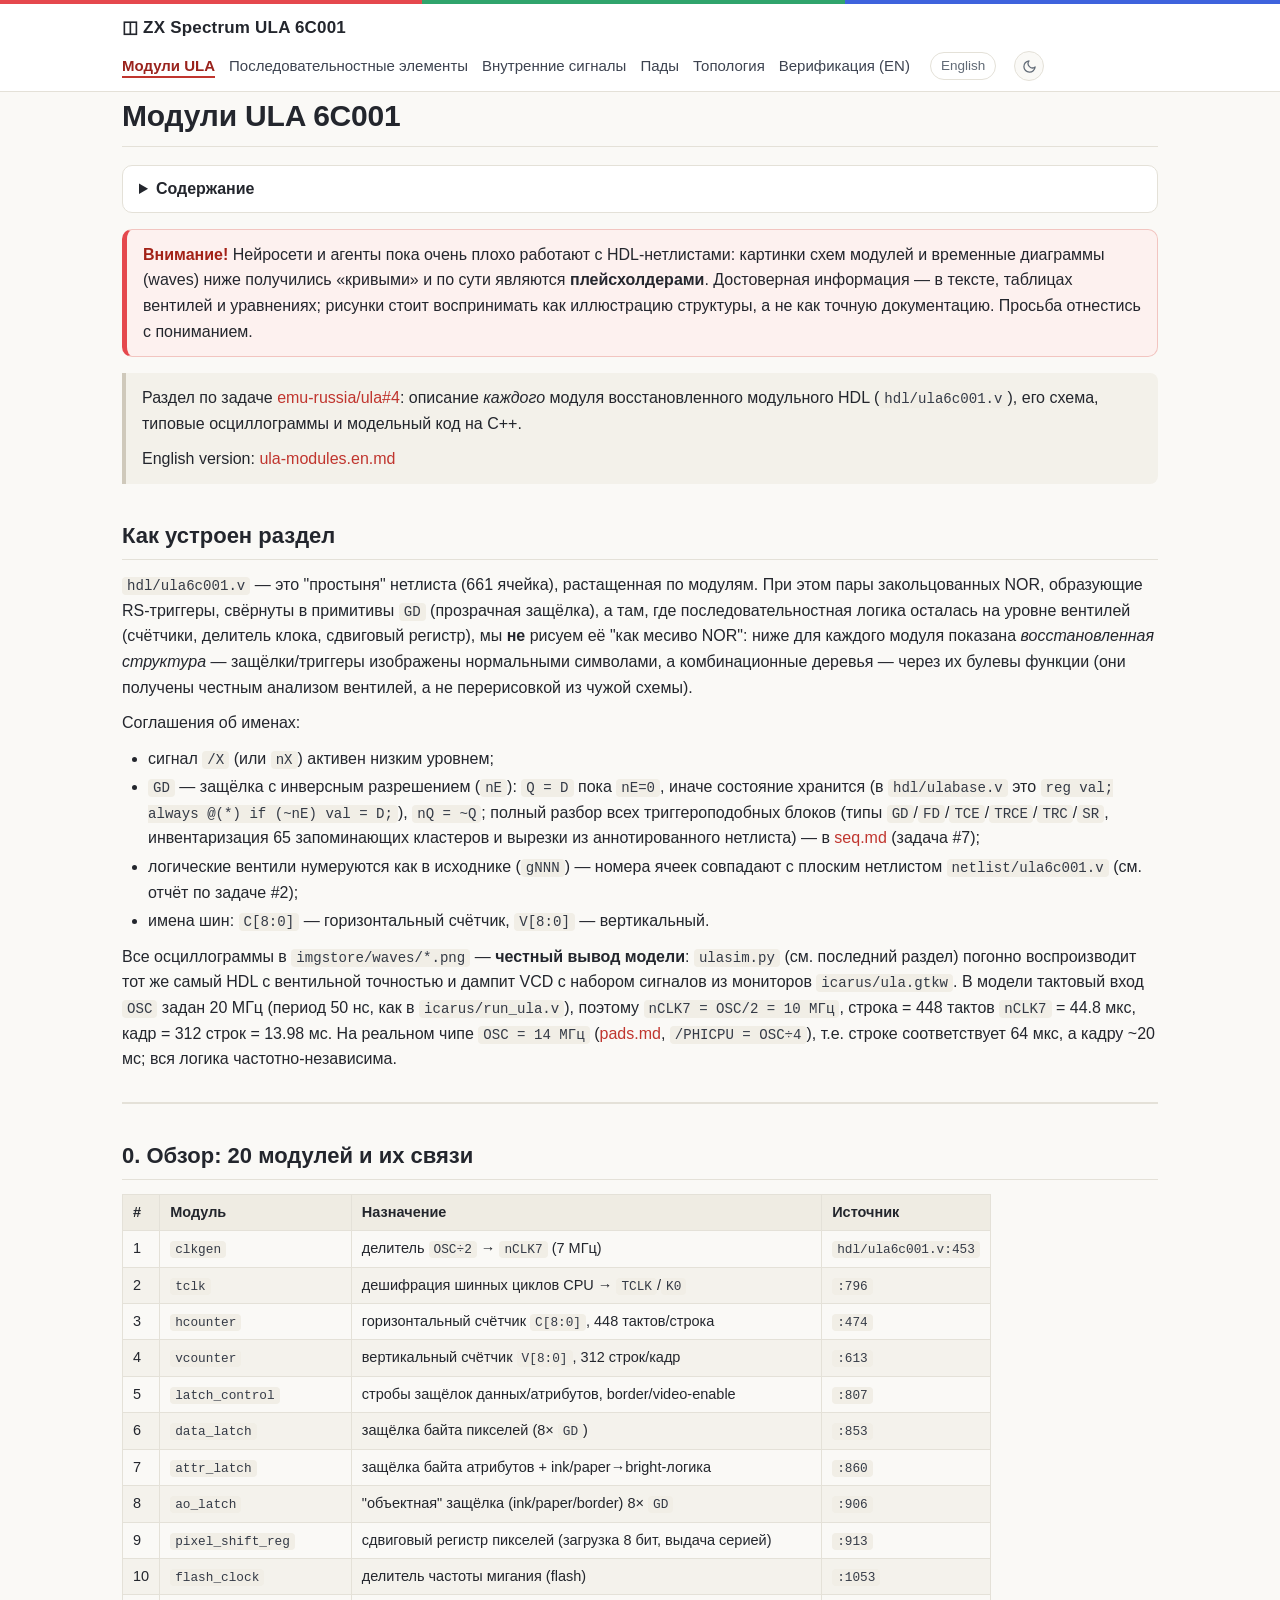
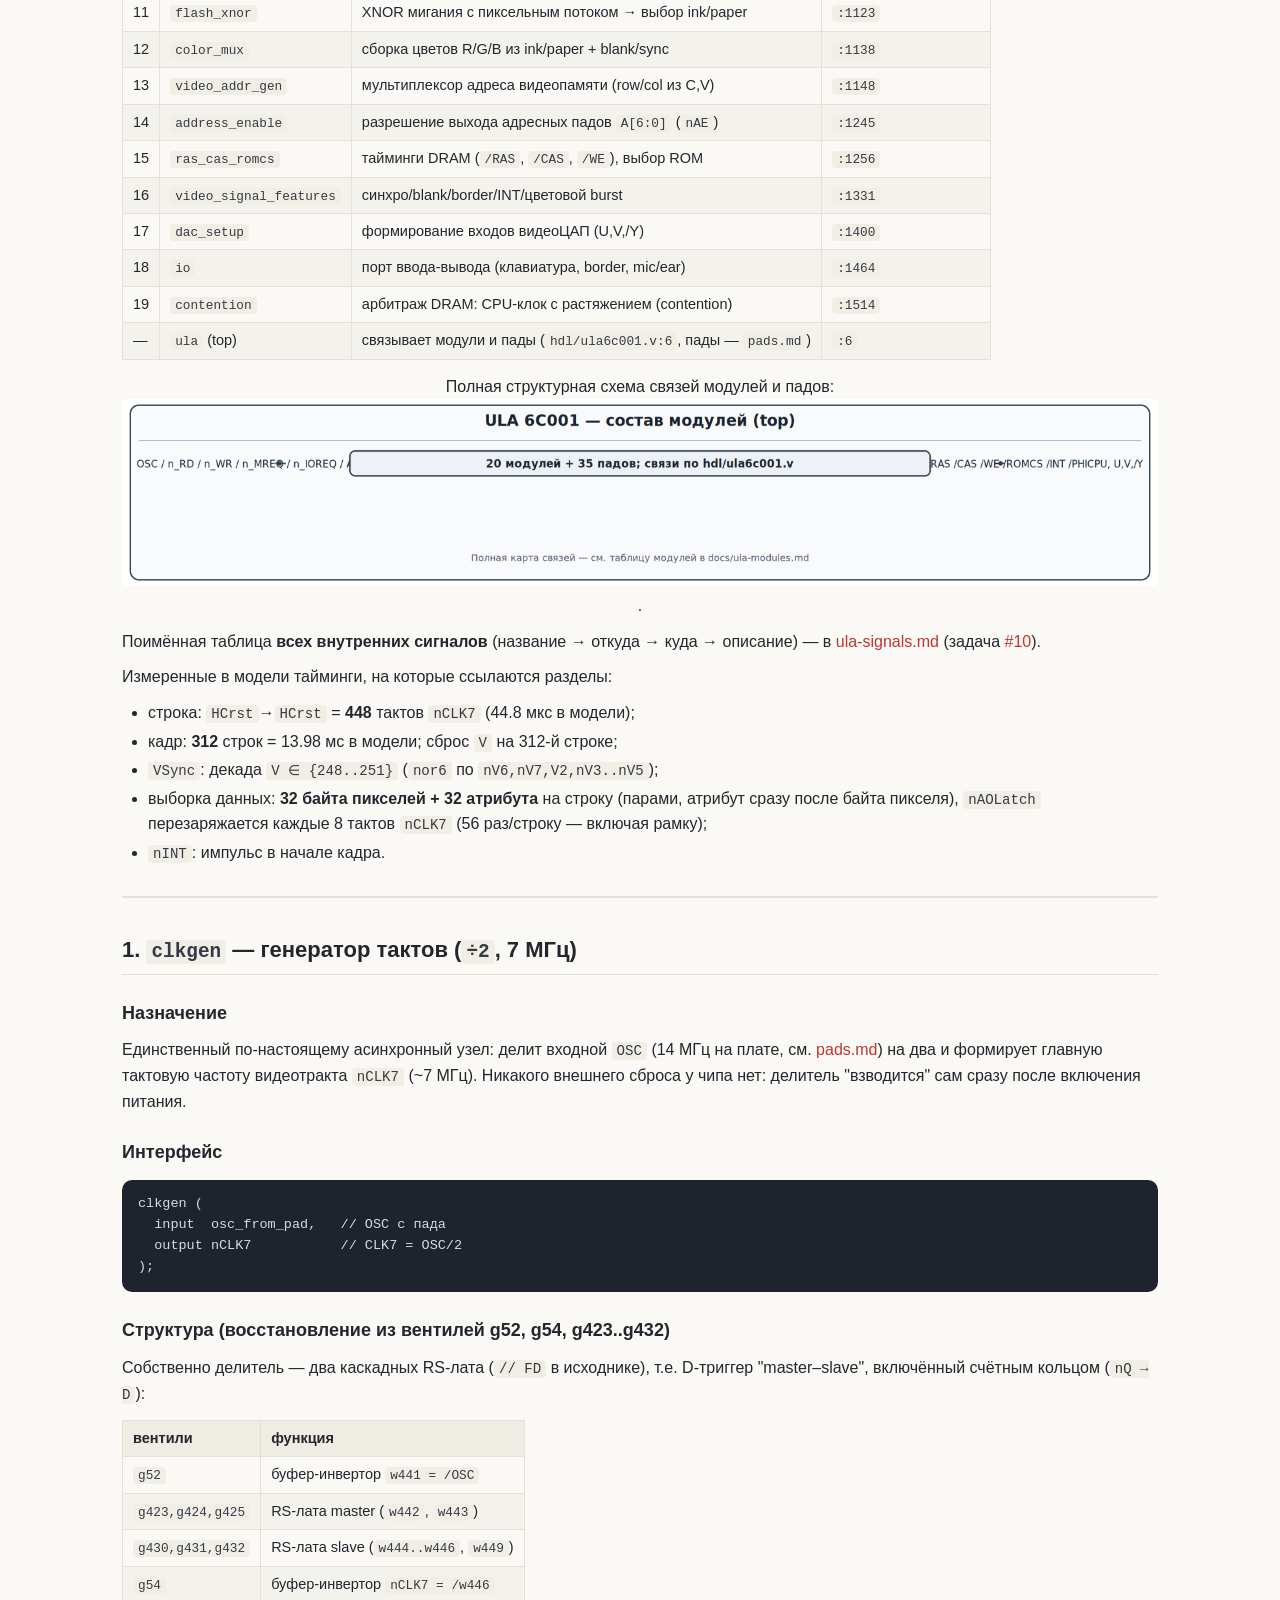
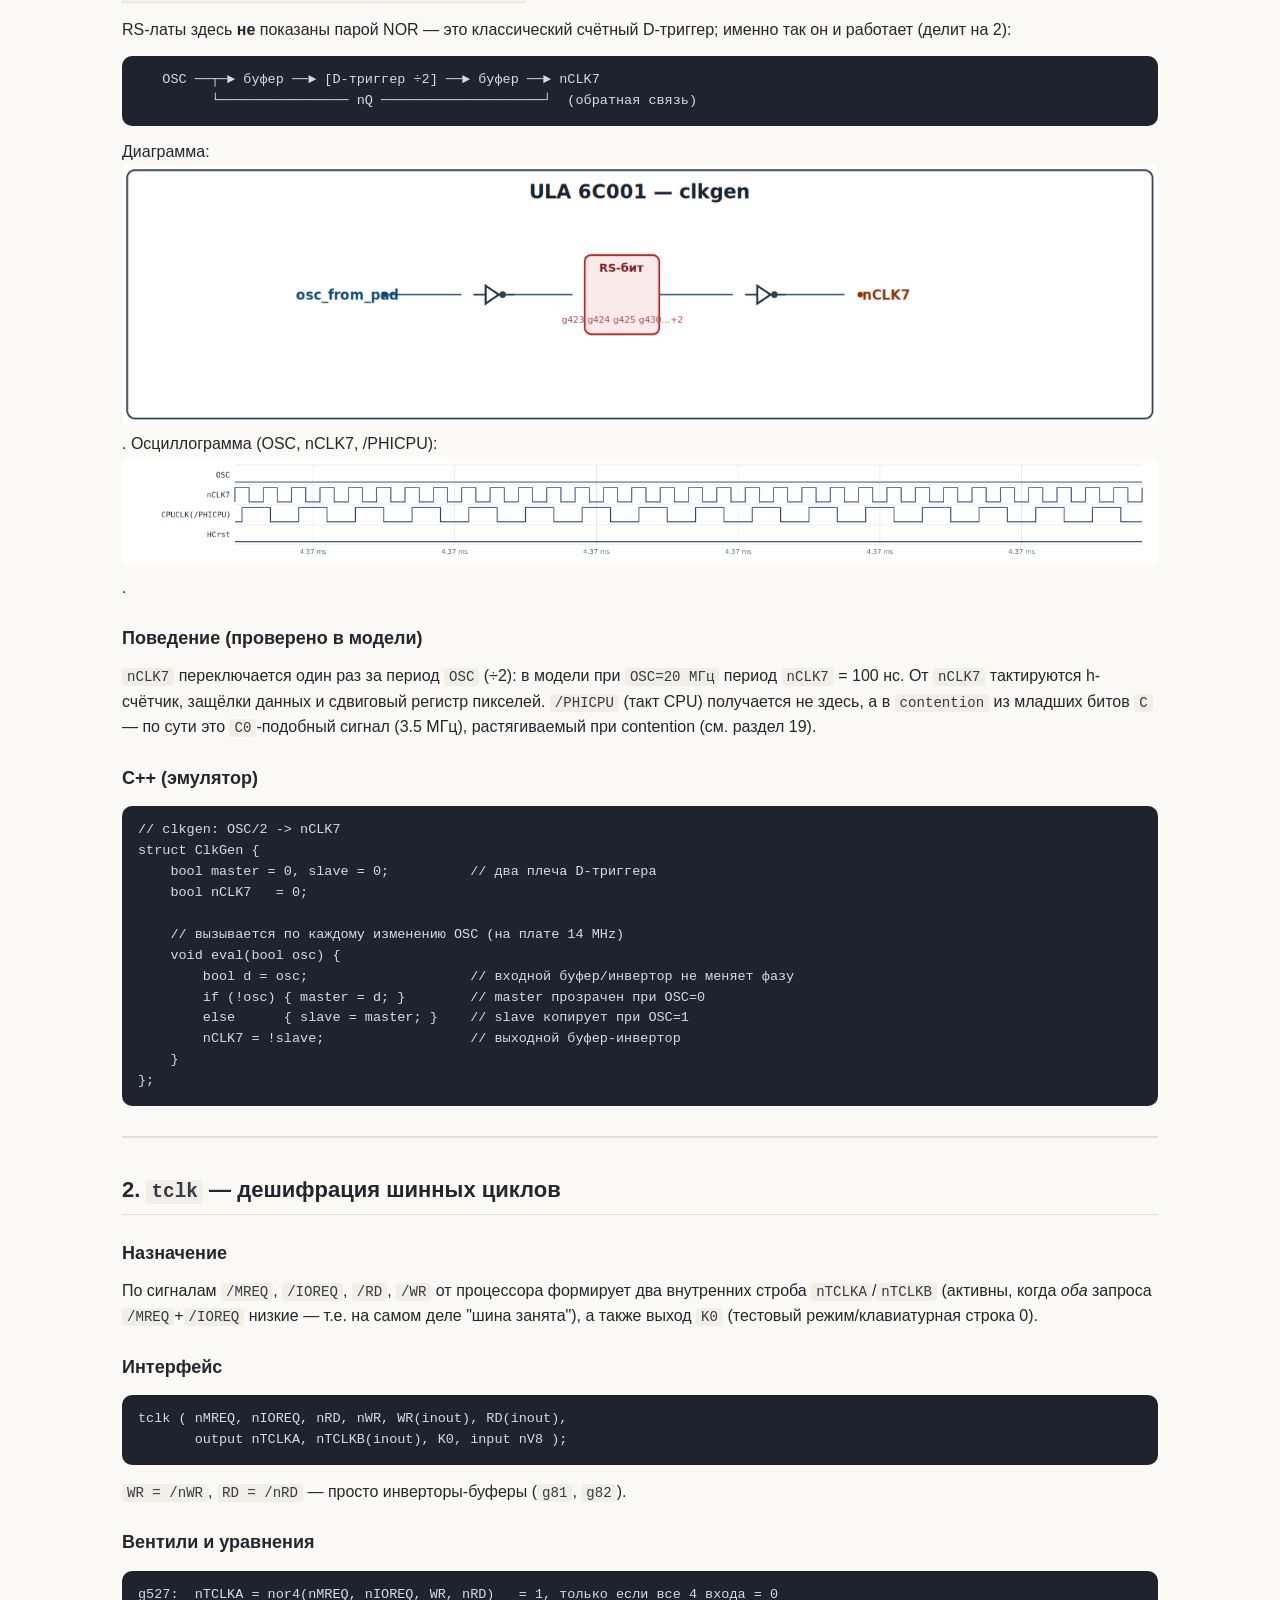
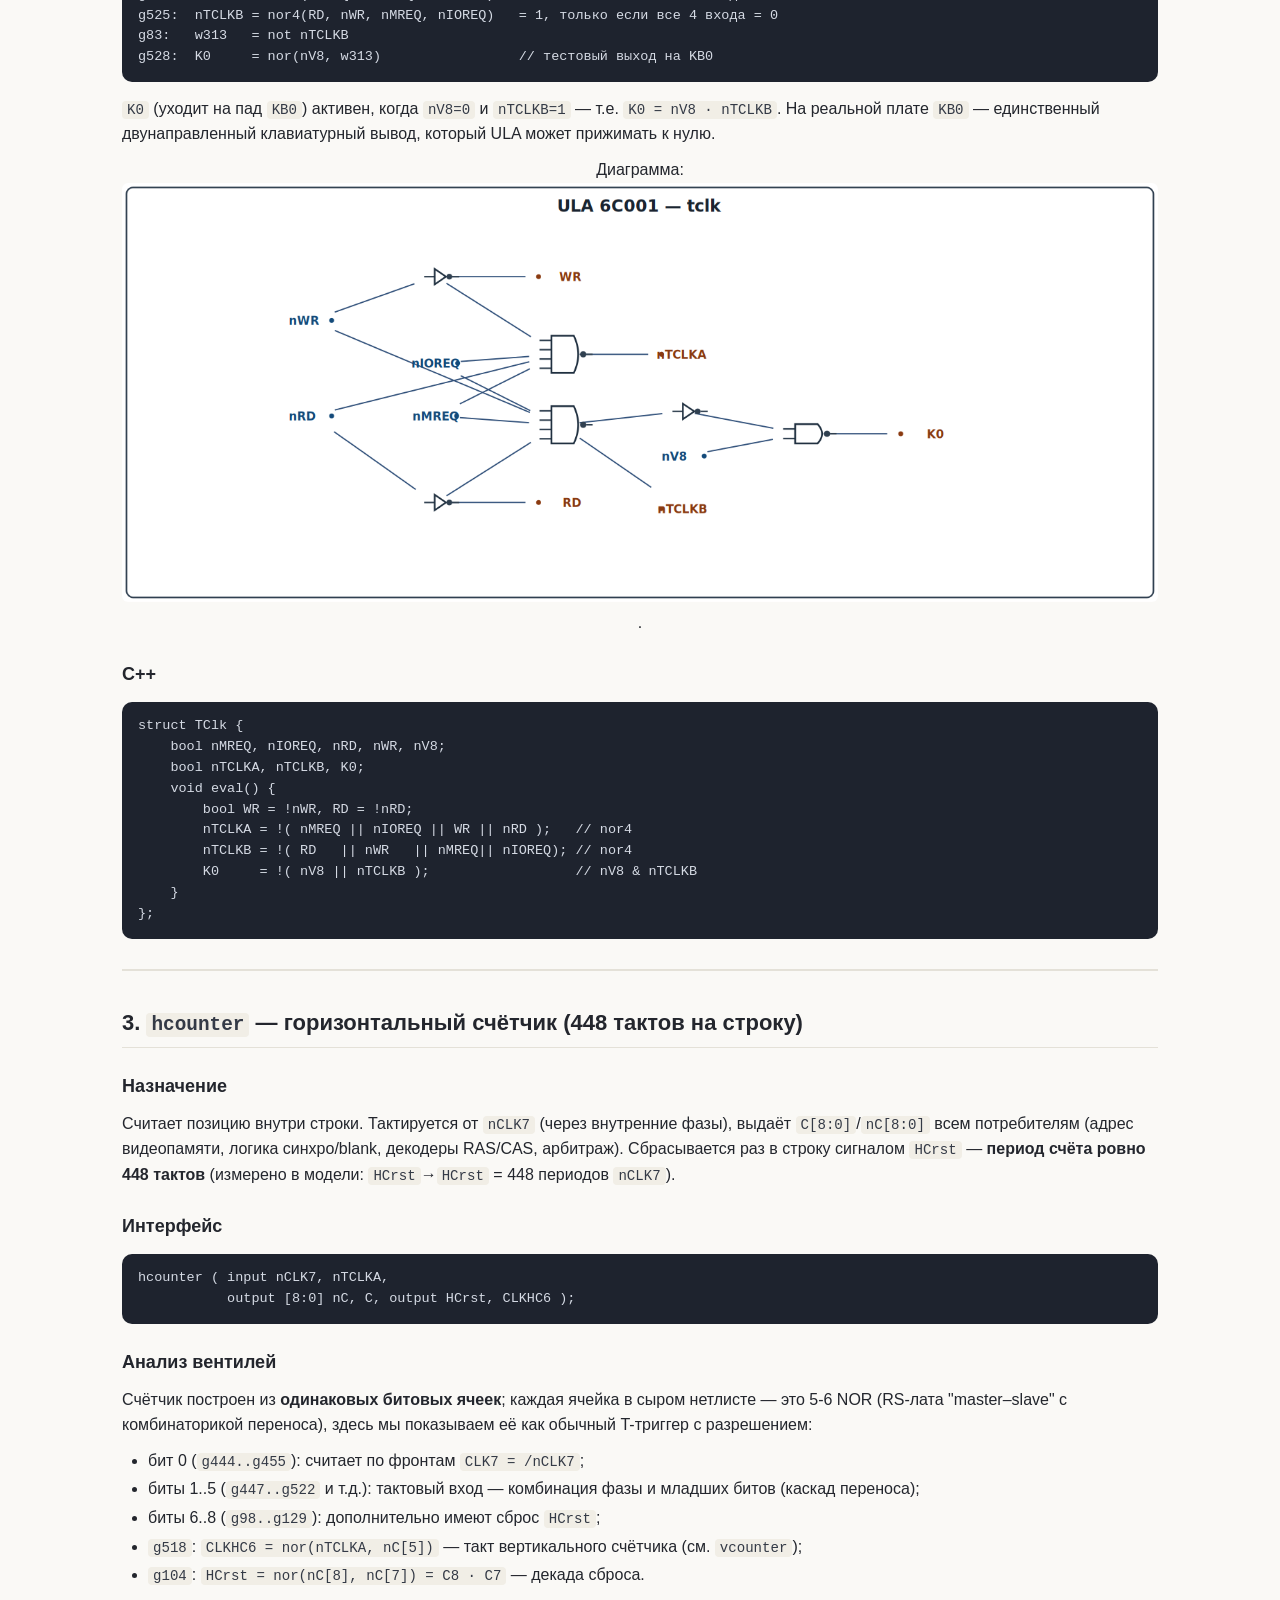
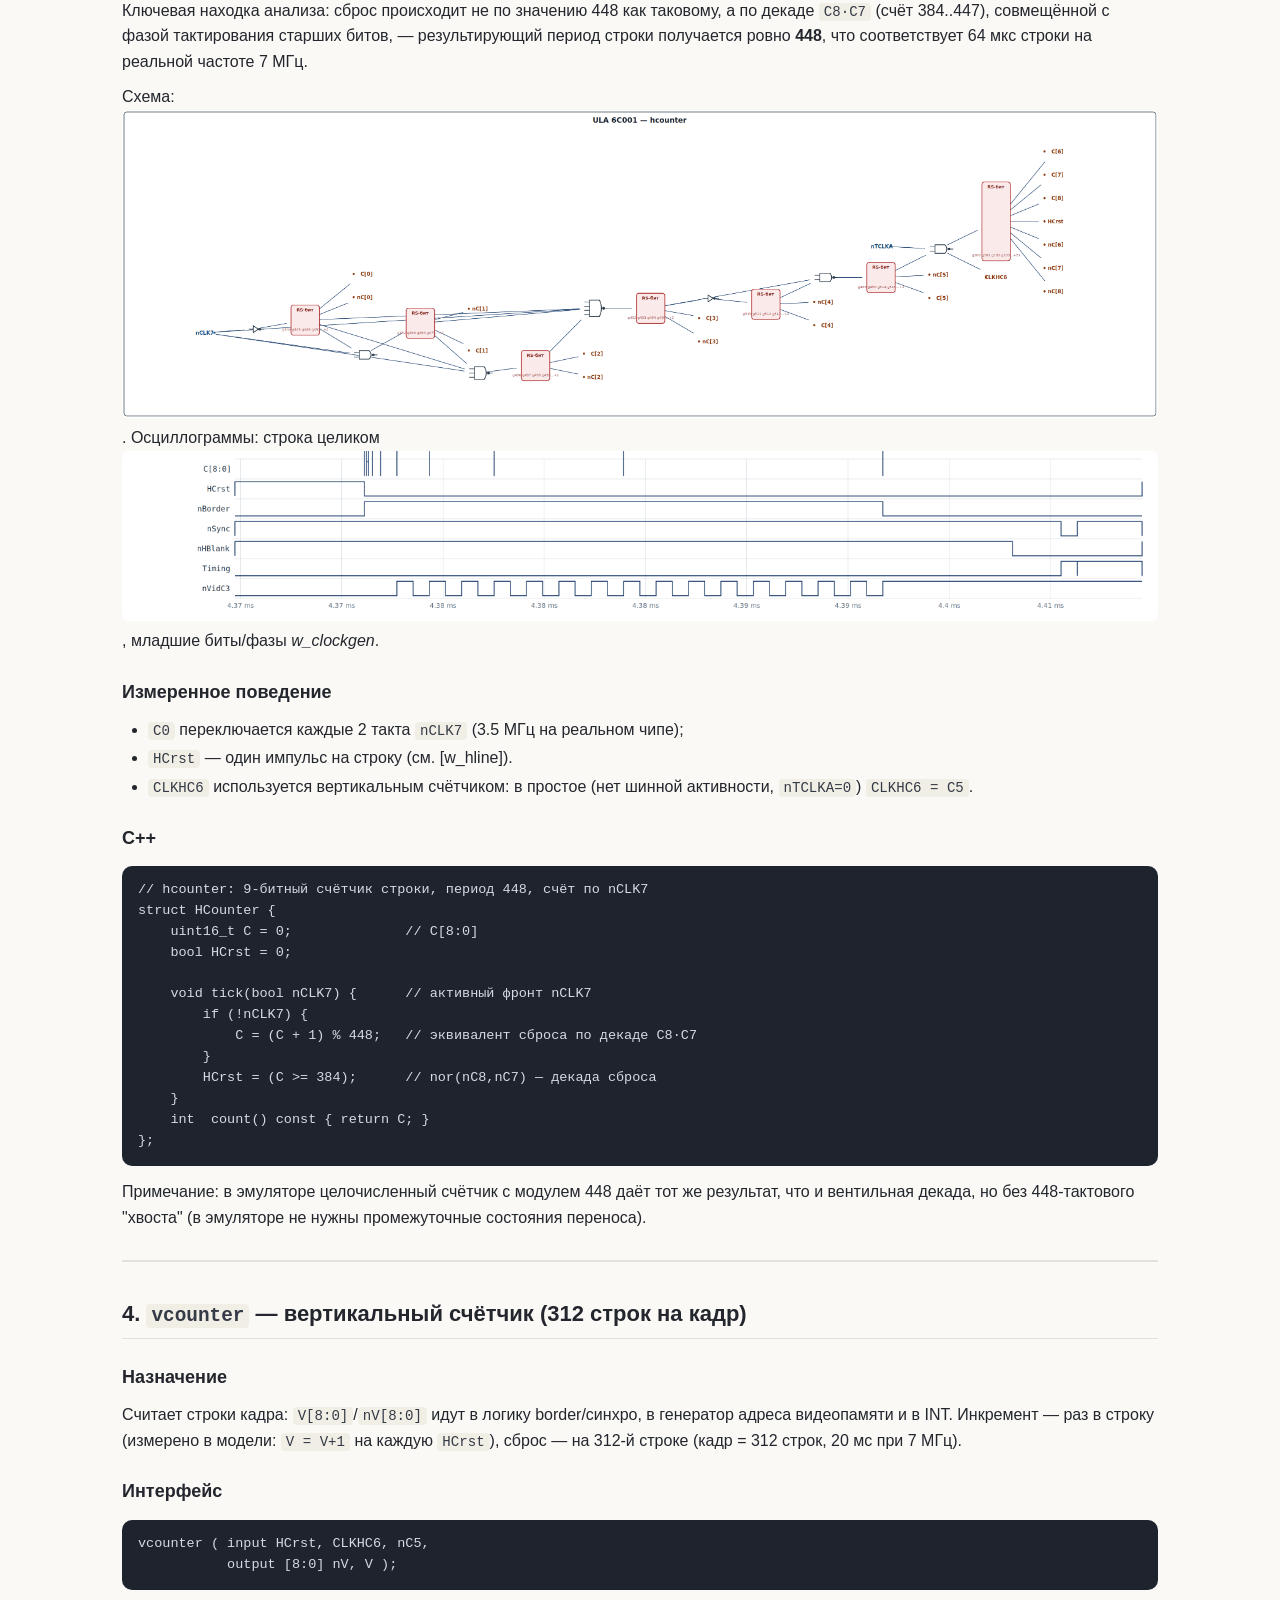
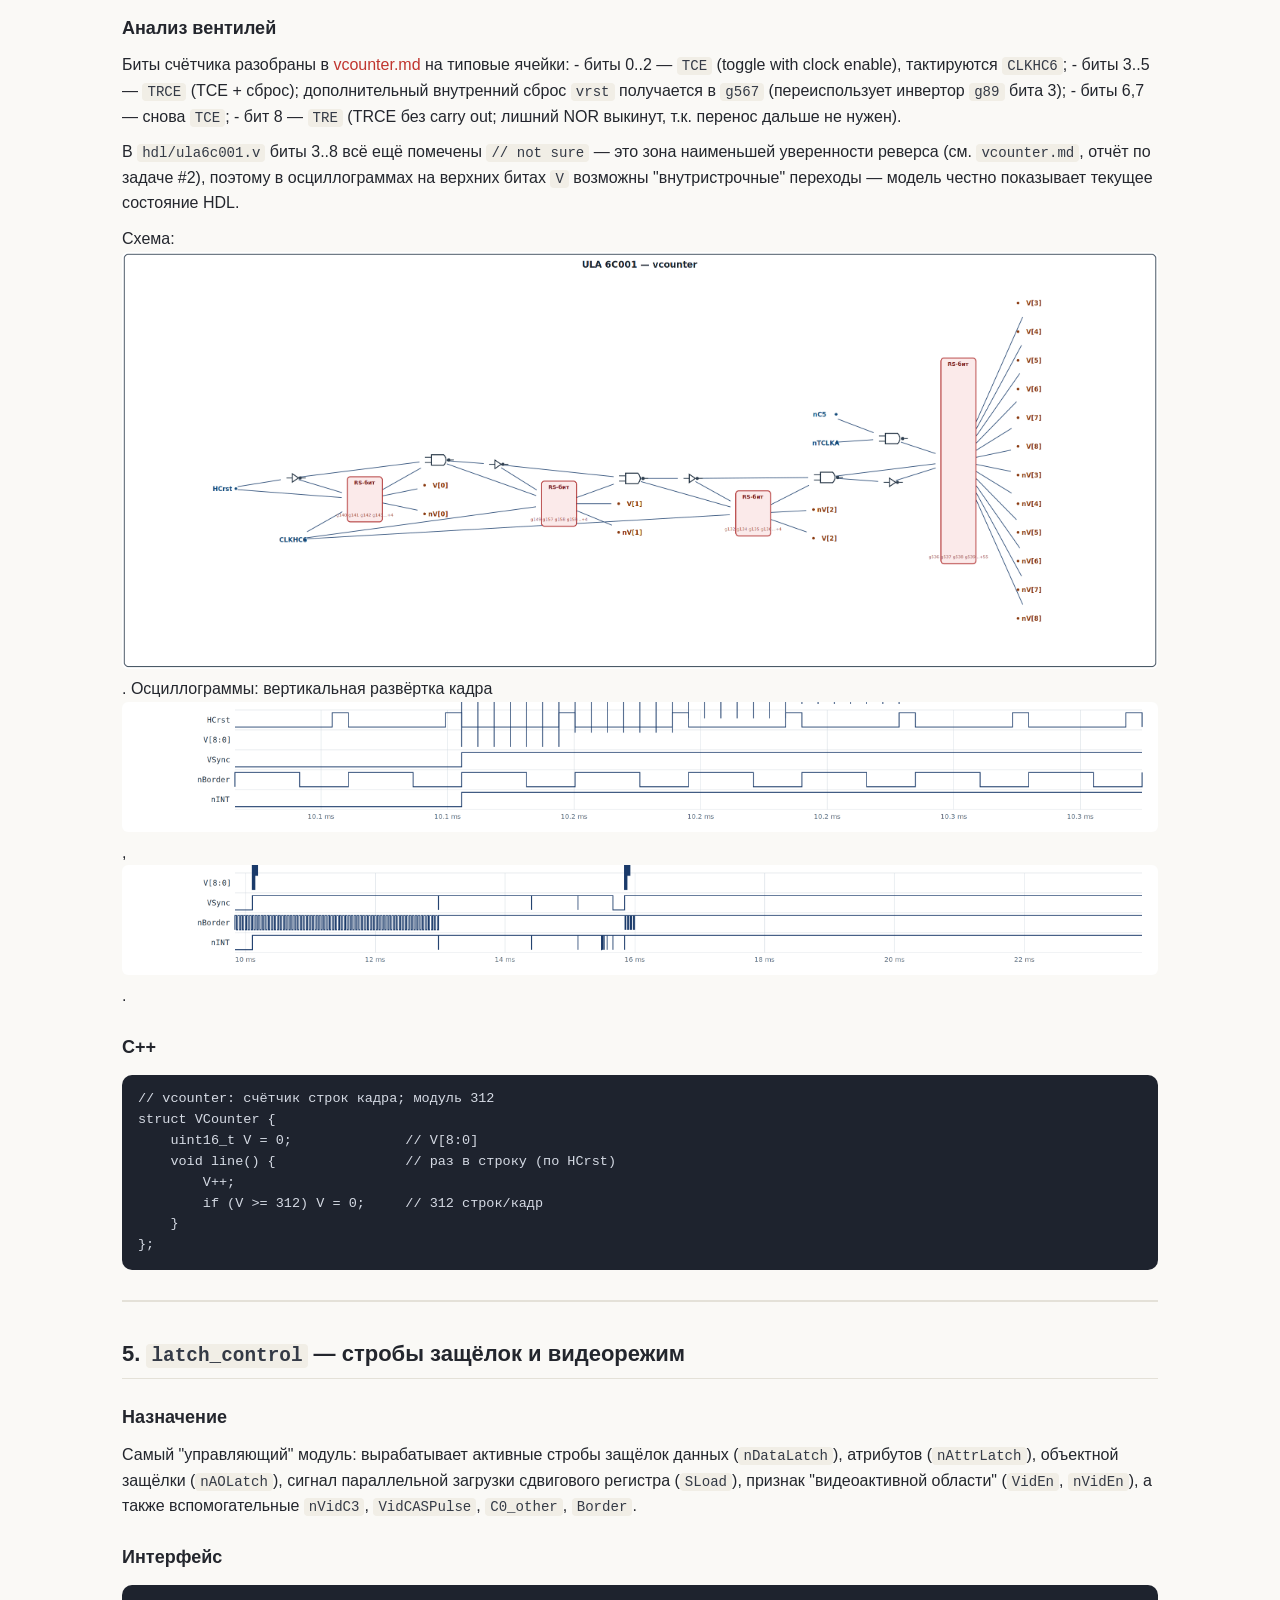
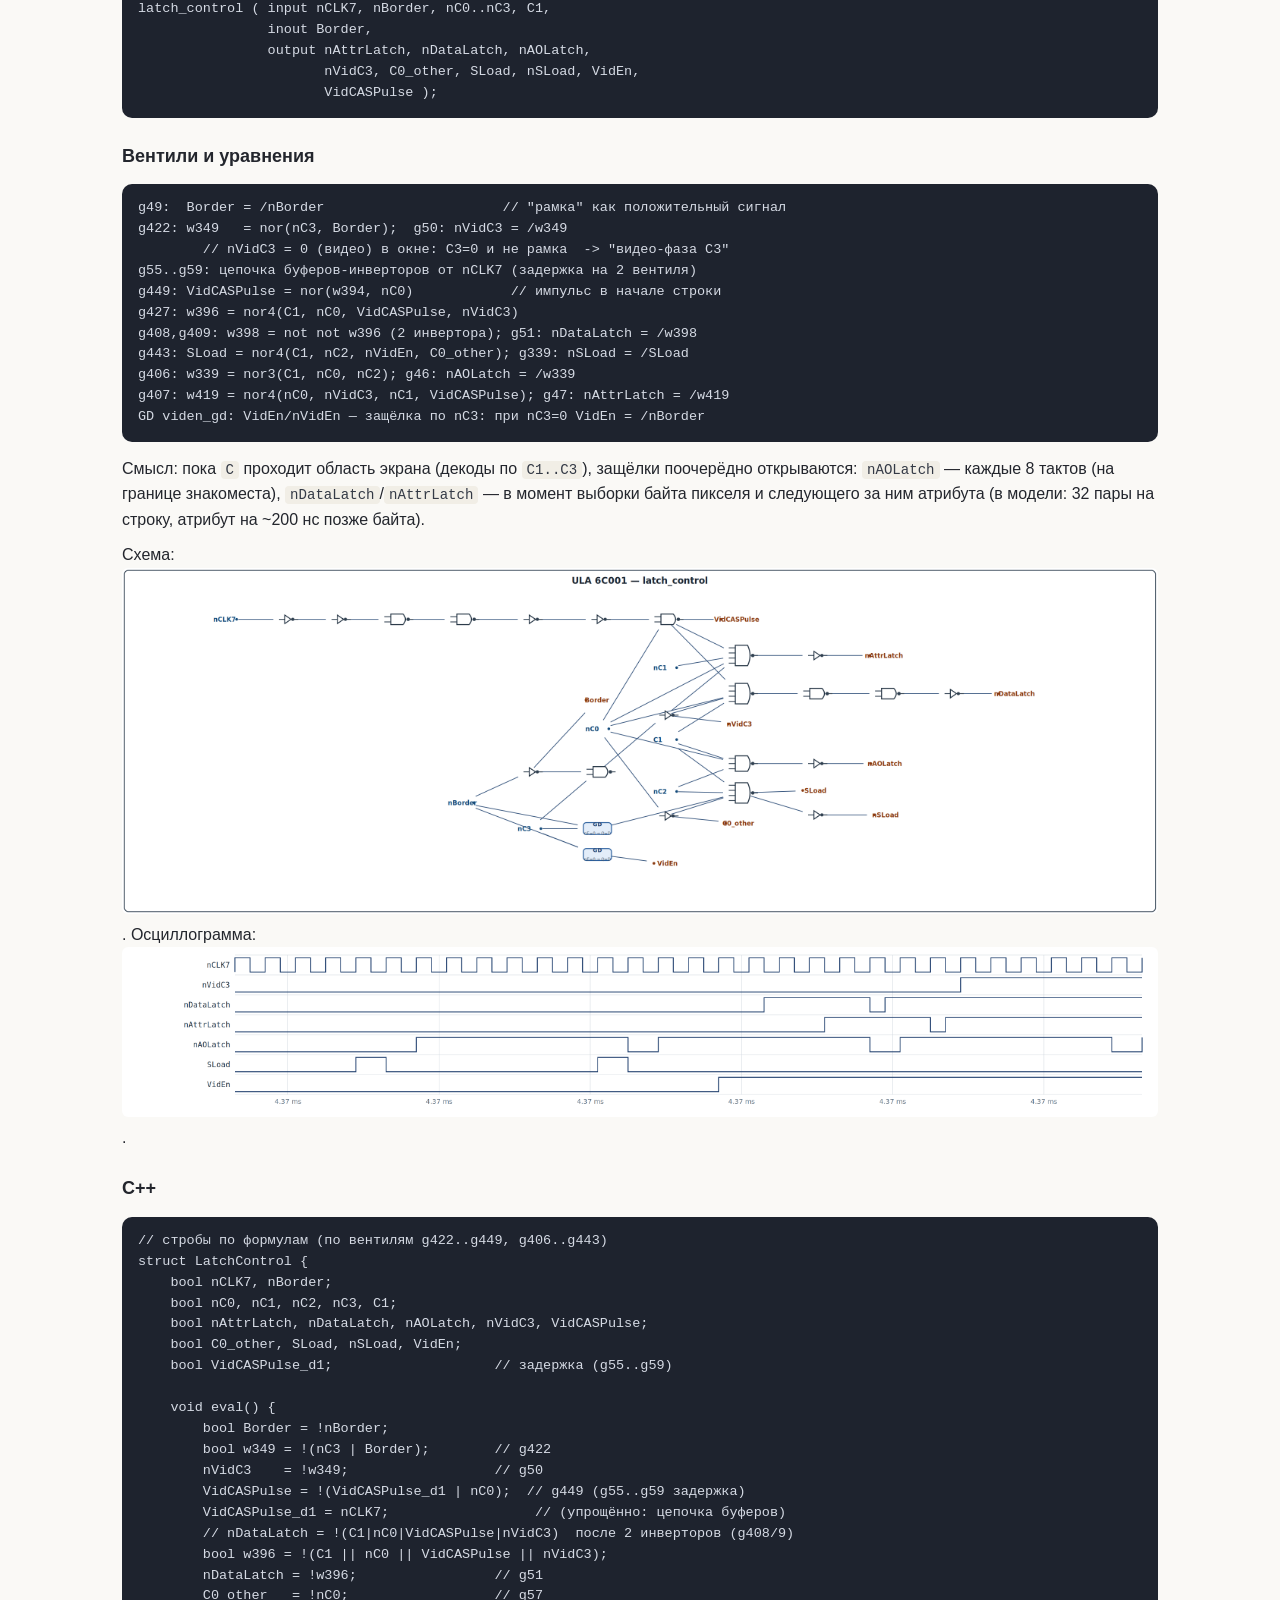
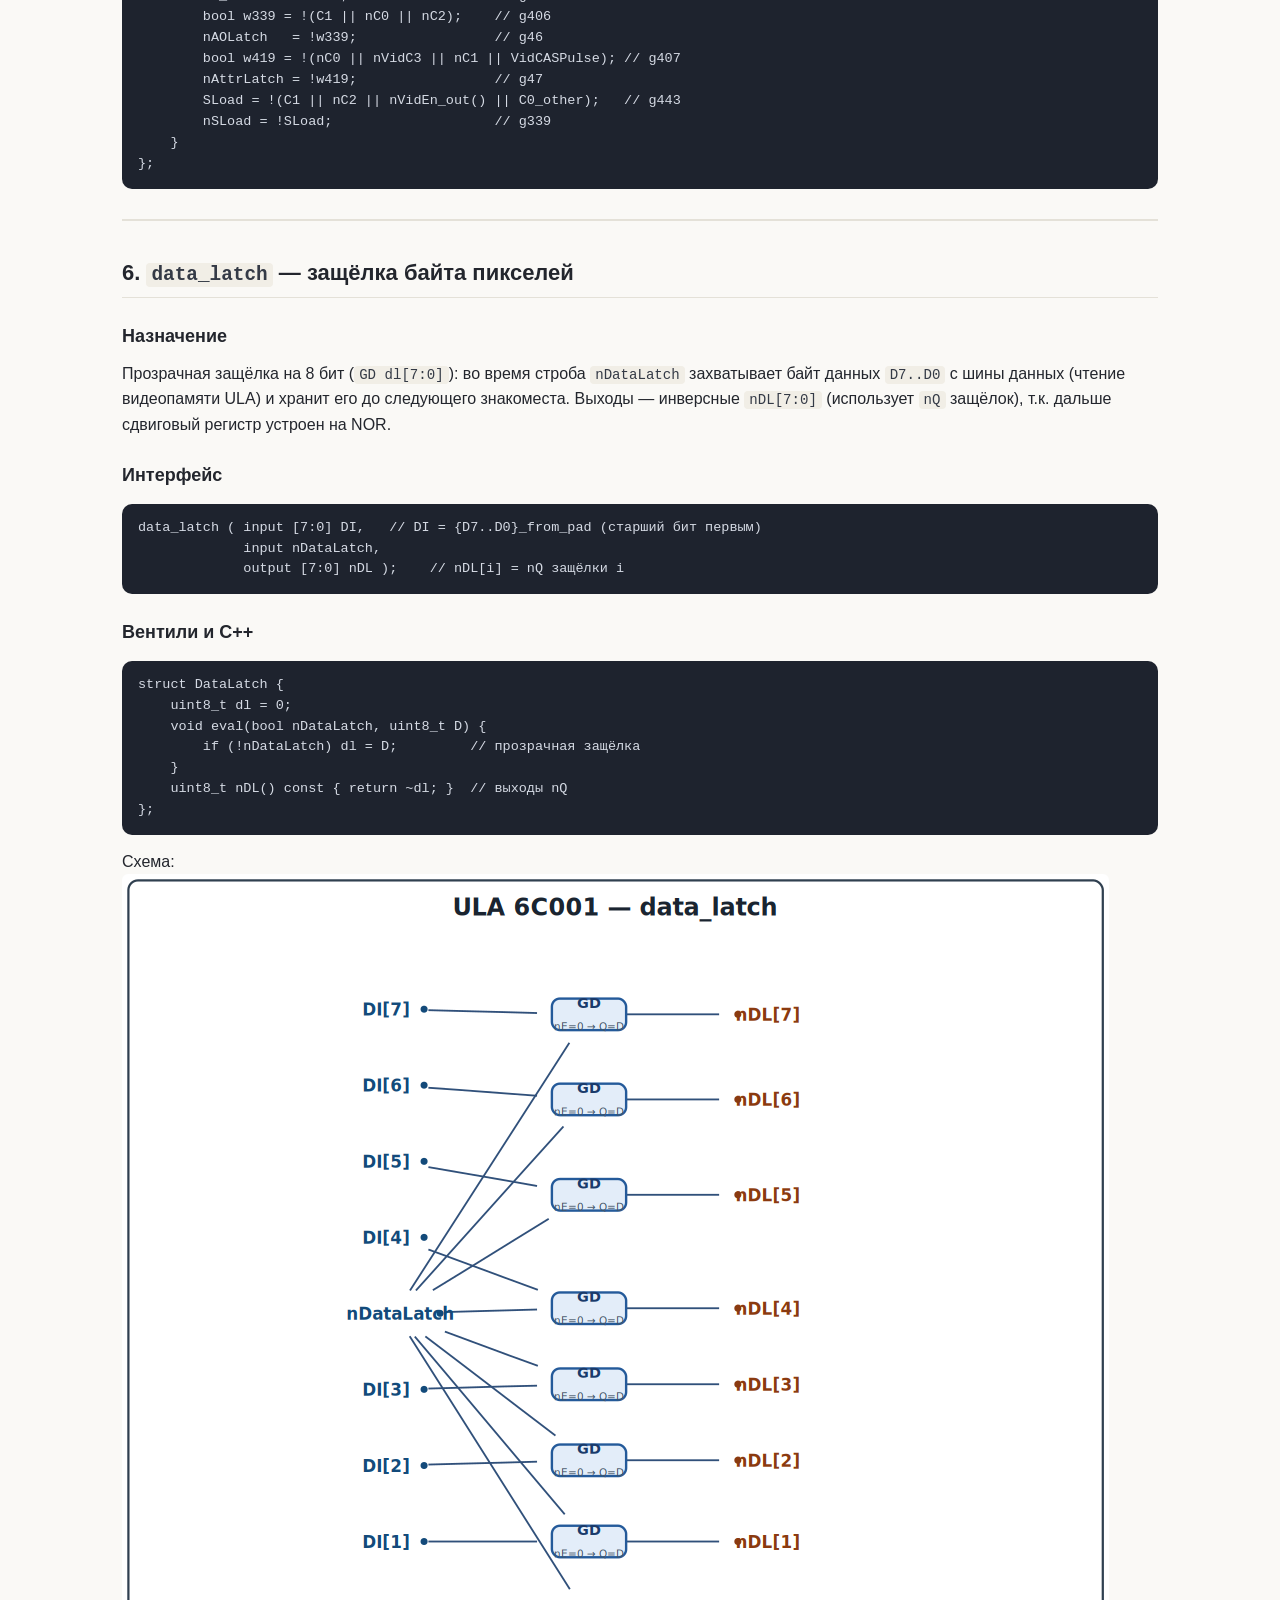
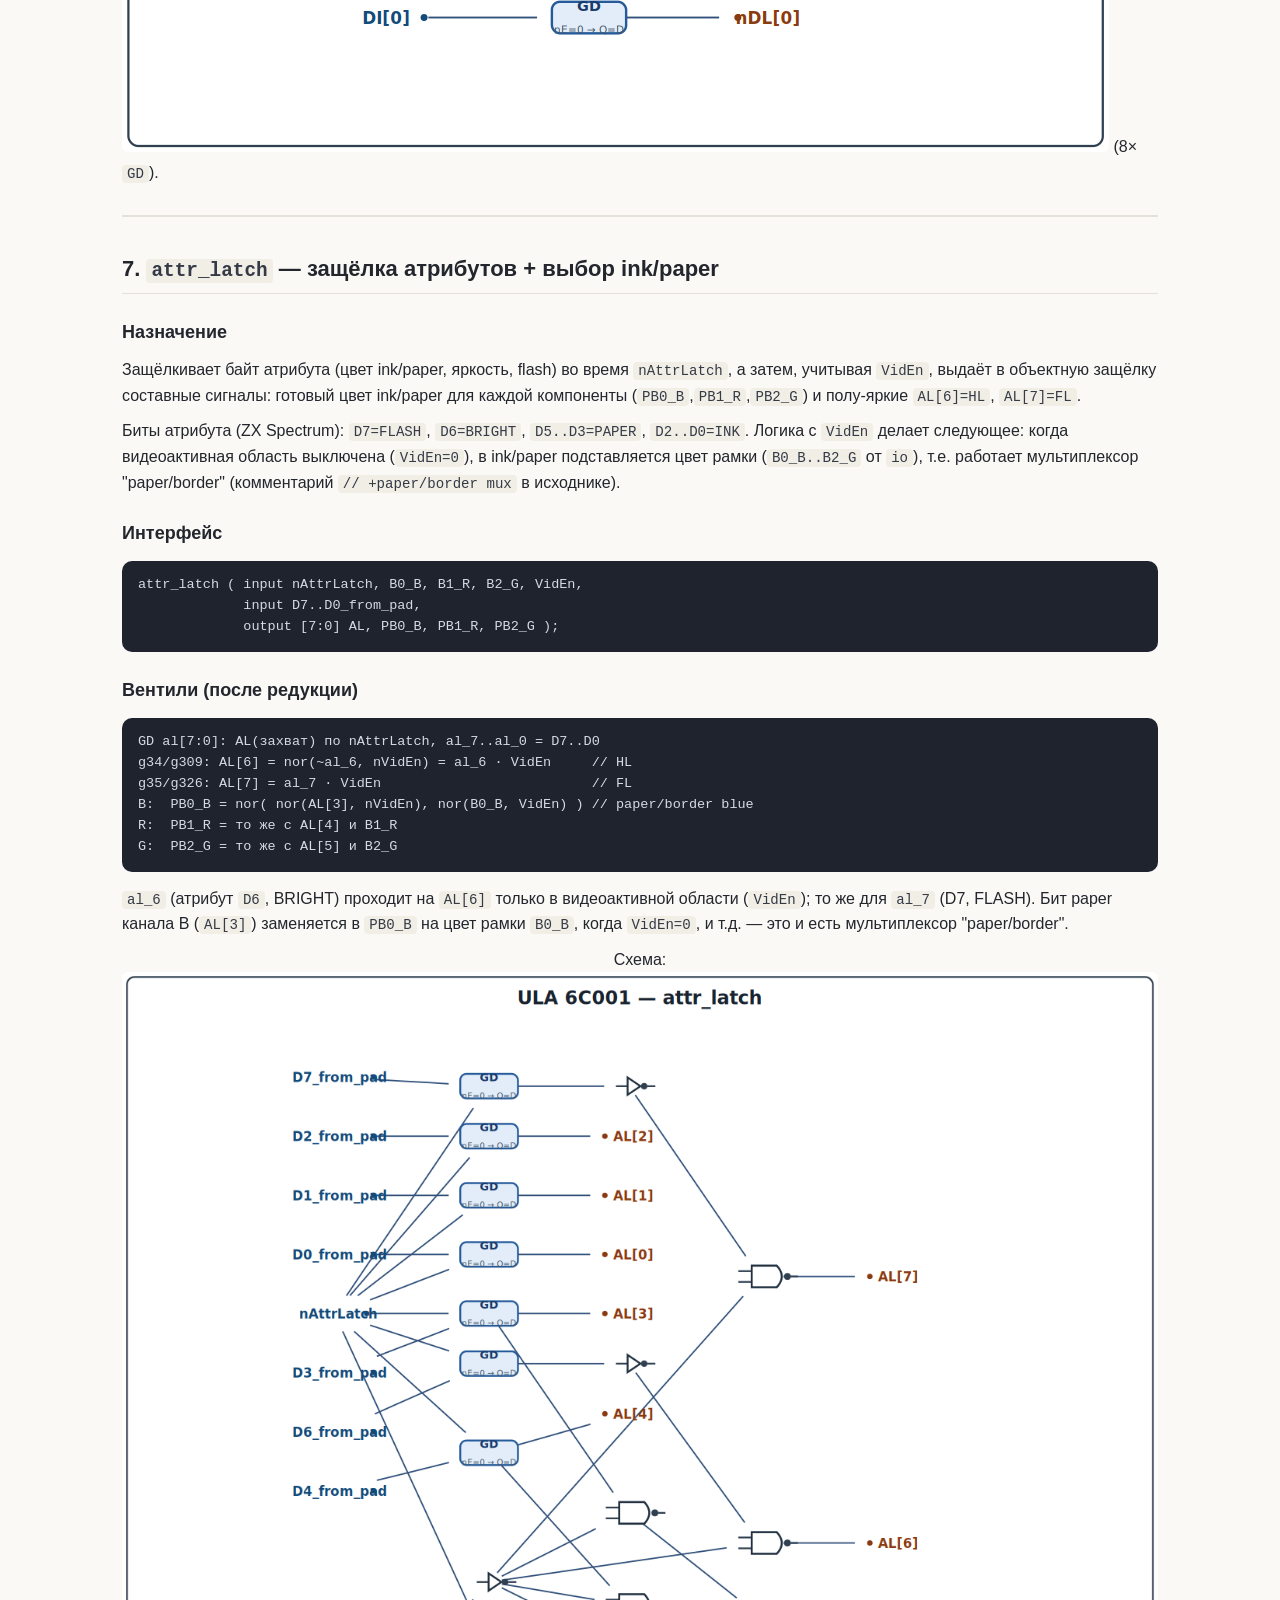
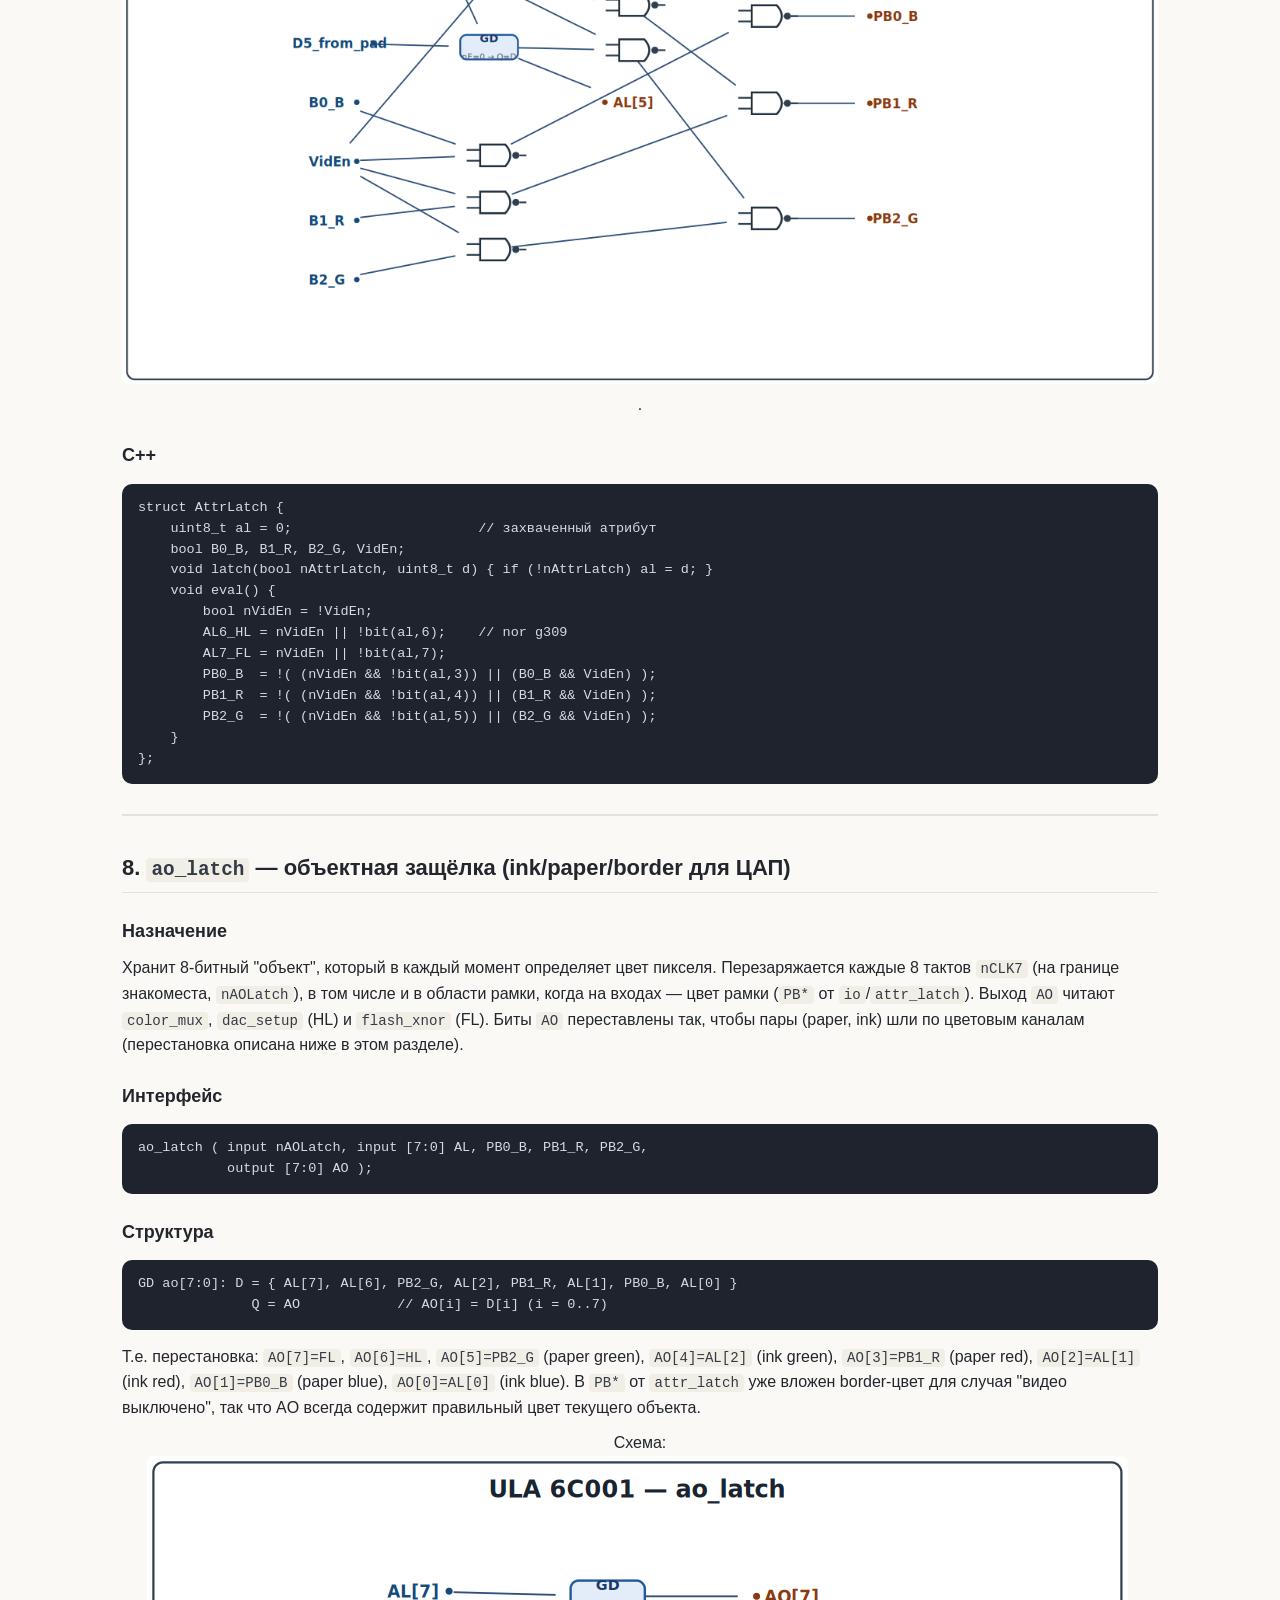
<file: docs/ula-modules.ru.html>
<!DOCTYPE html>
<html lang="ru">
<head>
<meta charset="utf-8">
<meta name="viewport" content="width=device-width, initial-scale=1">
<meta name="color-scheme" content="light dark">
<title>Модули ULA 6C001 · ZX Spectrum ULA 6C001</title>
<meta name="description" content="Описание каждого модуля восстановленного модульного HDL ZX Spectrum ULA 6C001: назначение, анализ вентилей, схема, типовые осциллограммы, модель на C++.">
<link rel="stylesheet" href="assets/style.css">
<script src="assets/theme.js"></script>
<link rel="icon" href="data:image/svg+xml,%3Csvg xmlns='http://www.w3.org/2000/svg' viewBox='0 0 16 16'%3E%3Crect width='16' height='16' rx='3' fill='%23111'/%3E%3Crect x='3' y='3' width='3' height='10' fill='%23e5484d'/%3E%3Crect x='7' y='3' width='3' height='10' fill='%2330a46c'/%3E%3Crect x='11' y='3' width='2' height='10' fill='%233e63dd'/%3E%3C/svg%3E">
</head>
<body>
<header class="site-header">
  <div class="wrap">
    <a class="brand" href="index.ru.html">◫ ZX Spectrum ULA 6C001</a>
    <nav class="site-nav" aria-label="main">
      <a class="active" href="ula-modules.ru.html">Модули ULA</a><a href="seq.ru.html">Последовательностные элементы</a><a href="ula-signals.ru.html">Внутренние сигналы</a><a href="pads.ru.html">Пады</a><a href="topo.ru.html">Топология</a><a href="hdl-vs-netlist-verification.html">Верификация (EN)</a>
      <a class="lang-switch" href="ula-modules.html">English</a>
      
      <button class="theme-toggle" type="button" aria-label="Toggle color theme" title="Toggle color theme">
        <svg class="icon icon-moon" viewBox="0 0 24 24" aria-hidden="true"><path d="M21 12.79A9 9 0 1 1 11.21 3 7 7 0 0 0 21 12.79z"></path></svg>
        <svg class="icon icon-sun" viewBox="0 0 24 24" aria-hidden="true"><circle cx="12" cy="12" r="5"></circle><line x1="12" y1="1" x2="12" y2="3"></line><line x1="12" y1="21" x2="12" y2="23"></line><line x1="4.22" y1="4.22" x2="5.64" y2="5.64"></line><line x1="18.36" y1="18.36" x2="19.78" y2="19.78"></line><line x1="1" y1="12" x2="3" y2="12"></line><line x1="21" y1="12" x2="23" y2="12"></line><line x1="4.22" y1="19.78" x2="5.64" y2="18.36"></line><line x1="18.36" y1="5.64" x2="19.78" y2="4.22"></line></svg>
      </button>
    </nav>
  </div>
</header>
<main class="wrap">
  <article class="doc">
<h1 id="модули-ula-6c001">Модули ULA 6C001</h1>
<details class="page-toc"><summary>Содержание</summary><ul>
<li><a href="#как-устроен-раздел">Как устроен раздел</a></li>
<li><a href="#0-обзор-20-модулей-и-их-связи">0. Обзор: 20 модулей и их связи</a></li>
<li><a href="#1-clkgen-генератор-тактов-2-7-мгц">1. clkgen — генератор тактов (÷2, 7 МГц)</a><ul>
<li><a href="#назначение">Назначение</a></li>
<li><a href="#интерфейс">Интерфейс</a></li>
<li><a href="#структура-восстановление-из-вентилей-g52-g54-g423g432">Структура (восстановление из вентилей g52, g54, g423..g432)</a></li>
<li><a href="#поведение-проверено-в-модели">Поведение (проверено в модели)</a></li>
<li><a href="#c-эмулятор">C++ (эмулятор)</a></li>
</ul>
</li>
<li><a href="#2-tclk-дешифрация-шинных-циклов">2. tclk — дешифрация шинных циклов</a><ul>
<li><a href="#назначение_1">Назначение</a></li>
<li><a href="#интерфейс_1">Интерфейс</a></li>
<li><a href="#вентили-и-уравнения">Вентили и уравнения</a></li>
<li><a href="#c">C++</a></li>
</ul>
</li>
<li><a href="#3-hcounter-горизонтальный-счётчик-448-тактов-на-строку">3. hcounter — горизонтальный счётчик (448 тактов на строку)</a><ul>
<li><a href="#назначение_2">Назначение</a></li>
<li><a href="#интерфейс_2">Интерфейс</a></li>
<li><a href="#анализ-вентилей">Анализ вентилей</a></li>
<li><a href="#измеренное-поведение">Измеренное поведение</a></li>
<li><a href="#c_1">C++</a></li>
</ul>
</li>
<li><a href="#4-vcounter-вертикальный-счётчик-312-строк-на-кадр">4. vcounter — вертикальный счётчик (312 строк на кадр)</a><ul>
<li><a href="#назначение_3">Назначение</a></li>
<li><a href="#интерфейс_3">Интерфейс</a></li>
<li><a href="#анализ-вентилей_1">Анализ вентилей</a></li>
<li><a href="#c_2">C++</a></li>
</ul>
</li>
<li><a href="#5-latch_control-стробы-защёлок-и-видеорежим">5. latch_control — стробы защёлок и видеорежим</a><ul>
<li><a href="#назначение_4">Назначение</a></li>
<li><a href="#интерфейс_4">Интерфейс</a></li>
<li><a href="#вентили-и-уравнения_1">Вентили и уравнения</a></li>
<li><a href="#c_3">C++</a></li>
</ul>
</li>
<li><a href="#6-data_latch-защёлка-байта-пикселей">6. data_latch — защёлка байта пикселей</a><ul>
<li><a href="#назначение_5">Назначение</a></li>
<li><a href="#интерфейс_5">Интерфейс</a></li>
<li><a href="#вентили-и-c">Вентили и C++</a></li>
</ul>
</li>
<li><a href="#7-attr_latch-защёлка-атрибутов-выбор-inkpaper">7. attr_latch — защёлка атрибутов + выбор ink/paper</a><ul>
<li><a href="#назначение_6">Назначение</a></li>
<li><a href="#интерфейс_6">Интерфейс</a></li>
<li><a href="#вентили-после-редукции">Вентили (после редукции)</a></li>
<li><a href="#c_4">C++</a></li>
</ul>
</li>
<li><a href="#8-ao_latch-объектная-защёлка-inkpaperborder-для-цап">8. ao_latch — объектная защёлка (ink/paper/border для ЦАП)</a><ul>
<li><a href="#назначение_7">Назначение</a></li>
<li><a href="#интерфейс_7">Интерфейс</a></li>
<li><a href="#структура">Структура</a></li>
<li><a href="#c_5">C++</a></li>
</ul>
</li>
<li><a href="#9-pixel_shift_reg-сдвиговый-регистр-пикселей">9. pixel_shift_reg — сдвиговый регистр пикселей</a><ul>
<li><a href="#назначение_8">Назначение</a></li>
<li><a href="#интерфейс_8">Интерфейс</a></li>
<li><a href="#анализ">Анализ</a></li>
<li><a href="#c_6">C++</a></li>
</ul>
</li>
<li><a href="#10-flash_clock-делитель-частоты-мигания">10. flash_clock — делитель частоты мигания</a><ul>
<li><a href="#назначение_9">Назначение</a></li>
<li><a href="#интерфейс_9">Интерфейс</a></li>
<li><a href="#анализ_1">Анализ</a></li>
<li><a href="#c_7">C++</a></li>
</ul>
</li>
<li><a href="#11-flash_xnor-выбор-inkpaper-по-пикселю-и-flash">11. flash_xnor — выбор ink/paper по пикселю и flash</a><ul>
<li><a href="#назначение_10">Назначение</a></li>
<li><a href="#интерфейс_10">Интерфейс</a></li>
<li><a href="#вентили">Вентили</a></li>
<li><a href="#c_8">C++</a></li>
</ul>
</li>
<li><a href="#12-color_mux-сборка-rgb">12. color_mux — сборка R/G/B</a><ul>
<li><a href="#назначение_11">Назначение</a></li>
<li><a href="#интерфейс_11">Интерфейс</a></li>
<li><a href="#уравнения-после-редукции-assign-в-hdl">Уравнения (после редукции, assign в HDL)</a></li>
<li><a href="#c_9">C++</a></li>
</ul>
</li>
<li><a href="#13-video_addr_gen-адрес-видеопамяти-rowcol">13. video_addr_gen — адрес видеопамяти (row/col)</a><ul>
<li><a href="#назначение_12">Назначение</a></li>
<li><a href="#интерфейс_12">Интерфейс</a></li>
<li><a href="#анализ_2">Анализ</a></li>
<li><a href="#c_10">C++</a></li>
</ul>
</li>
<li><a href="#14-address_enable-разрешение-адресных-падов-nae">14. address_enable — разрешение адресных падов (nAE)</a><ul>
<li><a href="#назначение_13">Назначение</a></li>
<li><a href="#интерфейс_13">Интерфейс</a></li>
<li><a href="#уравнения">Уравнения</a></li>
<li><a href="#c_11">C++</a></li>
</ul>
</li>
<li><a href="#15-ras_cas_romcs-тайминги-dram-и-выбор-rom">15. ras_cas_romcs — тайминги DRAM и выбор ROM</a><ul>
<li><a href="#назначение_14">Назначение</a></li>
<li><a href="#интерфейс_14">Интерфейс</a></li>
<li><a href="#анализ_3">Анализ</a></li>
<li><a href="#c_12">C++</a></li>
</ul>
</li>
<li><a href="#16-video_signal_features-синхро-blank-border-int-burst">16. video_signal_features — синхро, blank, border, INT, burst</a><ul>
<li><a href="#назначение_15">Назначение</a></li>
<li><a href="#интерфейс_15">Интерфейс</a></li>
<li><a href="#ключевые-уравнения-после-анализа-вентилей">Ключевые уравнения (после анализа вентилей)</a></li>
<li><a href="#c_13">C++</a></li>
</ul>
</li>
<li><a href="#17-dac_setup-подготовка-входов-видеоцап">17. dac_setup — подготовка входов видеоЦАП</a><ul>
<li><a href="#назначение_16">Назначение</a></li>
<li><a href="#интерфейс_16">Интерфейс</a></li>
<li><a href="#уравнения-из-вентилей-g1g23-g152g179-g211g216-g624g625">Уравнения (из вентилей g1..g23, g152..g179, g211..g216, g624,g625)</a></li>
<li><a href="#c_14">C++</a></li>
</ul>
</li>
<li><a href="#18-io-порт-ввода-вывода-клавиатура-border-micear">18. io — порт ввода-вывода (клавиатура, border, mic/ear)</a><ul>
<li><a href="#назначение_17">Назначение</a></li>
<li><a href="#интерфейс_17">Интерфейс</a></li>
<li><a href="#анализ_4">Анализ</a></li>
<li><a href="#c_15">C++</a></li>
</ul>
</li>
<li><a href="#19-contention-арбитраж-dram-cpu-клок-с-растяжением">19. contention — арбитраж DRAM (CPU-клок с растяжением)</a><ul>
<li><a href="#назначение_18">Назначение</a></li>
<li><a href="#интерфейс_18">Интерфейс</a></li>
<li><a href="#анализ_5">Анализ</a></li>
<li><a href="#c_16">C++</a></li>
</ul>
</li>
<li><a href="#20-top-ula-и-пады">20. Top ula и пады</a></li>
<li><a href="#21-simulator-ulasimpy">21. Simulator: ulasim.py</a></li>
<li><a href="#приложение-соответствие-сигналов-icarusulagtkw">Приложение. Соответствие сигналов icarus/ula.gtkw</a></li>
</ul></details>
<div class="callout warning"><p><strong>Внимание!</strong> Нейросети и агенты пока очень плохо работают с HDL-нетлистами:
картинки схем модулей и временные диаграммы (waves) ниже получились
«кривыми» и по сути являются <strong>плейсхолдерами</strong>. Достоверная информация —
в тексте, таблицах вентилей и уравнениях; рисунки стоит воспринимать как
иллюстрацию структуры, а не как точную документацию. Просьба отнестись
с пониманием.</p></div>
<blockquote>
<p>Раздел по задаче <a href="https://github.com/emu-russia/ula/issues/4">emu-russia/ula#4</a>:
описание <em>каждого</em> модуля восстановленного модульного HDL
(<code>hdl/ula6c001.v</code>), его схема, типовые осциллограммы и модельный код на C++.</p>
<p>English version: <a href="ula-modules.html">ula-modules.en.md</a></p>
</blockquote>
<h2 id="как-устроен-раздел">Как устроен раздел</h2>
<p><code>hdl/ula6c001.v</code> — это "простыня" нетлиста (661 ячейка), растащенная по
модулям. При этом пары закольцованных NOR, образующие RS-триггеры, свёрнуты
в примитивы <code>GD</code> (прозрачная защёлка), а там, где последовательностная логика
осталась на уровне вентилей (счётчики, делитель клока, сдвиговый регистр),
мы <strong>не</strong> рисуем её "как месиво NOR": ниже для каждого модуля показана
<em>восстановленная структура</em> — защёлки/триггеры изображены нормальными
символами, а комбинационные деревья — через их булевы функции (они получены
честным анализом вентилей, а не перерисовкой из чужой схемы).</p>
<p>Соглашения об именах:</p>
<ul>
<li>сигнал <code>/X</code> (или <code>nX</code>) активен низким уровнем;</li>
<li><code>GD</code> — защёлка с инверсным разрешением (<code>nE</code>):
  <code>Q = D</code> пока <code>nE=0</code>, иначе состояние хранится
  (в <code>hdl/ulabase.v</code> это <code>reg val; always @(*) if (~nE) val = D;</code>), <code>nQ = ~Q</code>;
  полный разбор всех триггероподобных блоков (типы <code>GD</code>/<code>FD</code>/<code>TCE</code>/<code>TRCE</code>/<code>TRC</code>/<code>SR</code>,
  инвентаризация 65 запоминающих кластеров и вырезки из аннотированного нетлиста) —
  в <a href="/specs/seq.md">seq.md</a> (задача #7);</li>
<li>логические вентили нумеруются как в исходнике (<code>gNNN</code>) — номера ячеек
  совпадают с плоским нетлистом <code>netlist/ula6c001.v</code> (см. отчёт по задаче #2);</li>
<li>имена шин: <code>C[8:0]</code> — горизонтальный счётчик, <code>V[8:0]</code> — вертикальный.</li>
</ul>
<p>Все осциллограммы в <code>imgstore/waves/*.png</code> — <strong>честный вывод модели</strong>:
<code>ulasim.py</code> (см. последний раздел) погонно воспроизводит тот же самый HDL
с вентильной точностью и дампит VCD с набором сигналов из мониторов
<code>icarus/ula.gtkw</code>. В модели тактовый вход <code>OSC</code> задан 20 МГц (период 50 нс,
как в <code>icarus/run_ula.v</code>), поэтому <code>nCLK7 = OSC/2 = 10 МГц</code>, строка =
448 тактов <code>nCLK7</code> = 44.8 мкс, кадр = 312 строк = 13.98 мс. На реальном чипе
<code>OSC = 14 МГц</code> (<a href="pads.ru.html">pads.md</a>, <code>/PHICPU = OSC÷4</code>), т.е. строке
соответствует 64 мкс, а кадру ~20 мс; вся логика частотно-независима.</p>
<hr />
<h2 id="0-обзор-20-модулей-и-их-связи">0. Обзор: 20 модулей и их связи</h2>
<table>
<thead>
<tr>
<th>#</th>
<th>Модуль</th>
<th>Назначение</th>
<th>Источник</th>
</tr>
</thead>
<tbody>
<tr>
<td>1</td>
<td><code>clkgen</code></td>
<td>делитель <code>OSC÷2</code> → <code>nCLK7</code> (7 МГц)</td>
<td><code>hdl/ula6c001.v:453</code></td>
</tr>
<tr>
<td>2</td>
<td><code>tclk</code></td>
<td>дешифрация шинных циклов CPU → <code>TCLK</code>/<code>K0</code></td>
<td><code>:796</code></td>
</tr>
<tr>
<td>3</td>
<td><code>hcounter</code></td>
<td>горизонтальный счётчик <code>C[8:0]</code>, 448 тактов/строка</td>
<td><code>:474</code></td>
</tr>
<tr>
<td>4</td>
<td><code>vcounter</code></td>
<td>вертикальный счётчик <code>V[8:0]</code>, 312 строк/кадр</td>
<td><code>:613</code></td>
</tr>
<tr>
<td>5</td>
<td><code>latch_control</code></td>
<td>стробы защёлок данных/атрибутов, border/video-enable</td>
<td><code>:807</code></td>
</tr>
<tr>
<td>6</td>
<td><code>data_latch</code></td>
<td>защёлка байта пикселей (8× <code>GD</code>)</td>
<td><code>:853</code></td>
</tr>
<tr>
<td>7</td>
<td><code>attr_latch</code></td>
<td>защёлка байта атрибутов + ink/paper→bright-логика</td>
<td><code>:860</code></td>
</tr>
<tr>
<td>8</td>
<td><code>ao_latch</code></td>
<td>"объектная" защёлка (ink/paper/border) 8× <code>GD</code></td>
<td><code>:906</code></td>
</tr>
<tr>
<td>9</td>
<td><code>pixel_shift_reg</code></td>
<td>сдвиговый регистр пикселей (загрузка 8 бит, выдача серией)</td>
<td><code>:913</code></td>
</tr>
<tr>
<td>10</td>
<td><code>flash_clock</code></td>
<td>делитель частоты мигания (flash)</td>
<td><code>:1053</code></td>
</tr>
<tr>
<td>11</td>
<td><code>flash_xnor</code></td>
<td>XNOR мигания с пиксельным потоком → выбор ink/paper</td>
<td><code>:1123</code></td>
</tr>
<tr>
<td>12</td>
<td><code>color_mux</code></td>
<td>сборка цветов R/G/B из ink/paper + blank/sync</td>
<td><code>:1138</code></td>
</tr>
<tr>
<td>13</td>
<td><code>video_addr_gen</code></td>
<td>мультиплексор адреса видеопамяти (row/col из C,V)</td>
<td><code>:1148</code></td>
</tr>
<tr>
<td>14</td>
<td><code>address_enable</code></td>
<td>разрешение выхода адресных падов <code>A[6:0]</code> (<code>nAE</code>)</td>
<td><code>:1245</code></td>
</tr>
<tr>
<td>15</td>
<td><code>ras_cas_romcs</code></td>
<td>тайминги DRAM (<code>/RAS</code>, <code>/CAS</code>, <code>/WE</code>), выбор ROM</td>
<td><code>:1256</code></td>
</tr>
<tr>
<td>16</td>
<td><code>video_signal_features</code></td>
<td>синхро/blank/border/INT/цветовой burst</td>
<td><code>:1331</code></td>
</tr>
<tr>
<td>17</td>
<td><code>dac_setup</code></td>
<td>формирование входов видеоЦАП (U,V,/Y)</td>
<td><code>:1400</code></td>
</tr>
<tr>
<td>18</td>
<td><code>io</code></td>
<td>порт ввода-вывода (клавиатура, border, mic/ear)</td>
<td><code>:1464</code></td>
</tr>
<tr>
<td>19</td>
<td><code>contention</code></td>
<td>арбитраж DRAM: CPU-клок с растяжением (contention)</td>
<td><code>:1514</code></td>
</tr>
<tr>
<td>—</td>
<td><code>ula</code> (top)</td>
<td>связывает модули и пады (<code>hdl/ula6c001.v:6</code>, пады — <code>pads.md</code>)</td>
<td><code>:6</code></td>
</tr>
</tbody>
</table>
<p>Полная структурная схема связей модулей и падов: <img alt="s_top" src="imgstore/schematics/s_top.png" />.</p>
<p>Поимённая таблица <strong>всех внутренних сигналов</strong> (название → откуда → куда →
описание) — в <a href="ula-signals.ru.html">ula-signals.md</a> (задача
<a href="https://github.com/emu-russia/ula/issues/10">#10</a>).</p>
<p>Измеренные в модели тайминги, на которые ссылаются разделы:</p>
<ul>
<li>строка: <code>HCrst</code>→<code>HCrst</code> = <strong>448</strong> тактов <code>nCLK7</code> (44.8 мкс в модели);</li>
<li>кадр: <strong>312</strong> строк = 13.98 мс в модели; сброс <code>V</code> на 312-й строке;</li>
<li><code>VSync</code>: декада <code>V ∈ {248..251}</code> (<code>nor6</code> по <code>nV6,nV7,V2,nV3..nV5</code>);</li>
<li>выборка данных: <strong>32 байта пикселей + 32 атрибута</strong> на строку (парами,
  атрибут сразу после байта пикселя), <code>nAOLatch</code> перезаряжается каждые 8
  тактов <code>nCLK7</code> (56 раз/строку — включая рамку);</li>
<li><code>nINT</code>: импульс в начале кадра.</li>
</ul>
<hr />
<h2 id="1-clkgen-генератор-тактов-2-7-мгц">1. <code>clkgen</code> — генератор тактов (<code>÷2</code>, 7 МГц)</h2>
<h3 id="назначение">Назначение</h3>
<p>Единственный по-настоящему асинхронный узел: делит входной <code>OSC</code> (14 МГц на
плате, см. <a href="pads.ru.html">pads.md</a>) на два и формирует главную тактовую частоту
видеотракта <code>nCLK7</code> (~7 МГц). Никакого внешнего сброса у чипа нет: делитель
"взводится" сам сразу после включения питания.</p>
<h3 id="интерфейс">Интерфейс</h3>
<pre><code>clkgen (
  input  osc_from_pad,   // OSC с пада
  output nCLK7           // CLK7 = OSC/2
);
</code></pre>
<h3 id="структура-восстановление-из-вентилей-g52-g54-g423g432">Структура (восстановление из вентилей g52, g54, g423..g432)</h3>
<p>Собственно делитель — два каскадных RS-лата (<code>// FD</code> в исходнике), т.е.
D-триггер "master–slave", включённый счётным кольцом (<code>nQ → D</code>):</p>
<table>
<thead>
<tr>
<th>вентили</th>
<th>функция</th>
</tr>
</thead>
<tbody>
<tr>
<td><code>g52</code></td>
<td>буфер-инвертор <code>w441 = /OSC</code></td>
</tr>
<tr>
<td><code>g423,g424,g425</code></td>
<td>RS-лата master (<code>w442</code>, <code>w443</code>)</td>
</tr>
<tr>
<td><code>g430,g431,g432</code></td>
<td>RS-лата slave (<code>w444..w446</code>, <code>w449</code>)</td>
</tr>
<tr>
<td><code>g54</code></td>
<td>буфер-инвертор <code>nCLK7 = /w446</code></td>
</tr>
</tbody>
</table>
<p>RS-латы здесь <strong>не</strong> показаны парой NOR — это классический счётный
D-триггер; именно так он и работает (делит на 2):</p>
<pre><code>   OSC ──┬─► буфер ──► [D-триггер ÷2] ──► буфер ──► nCLK7
         └──────────────── nQ ────────────────────┘  (обратная связь)
</code></pre>
<p>Диаграмма: <img loading="lazy" alt="s_clkgen" src="imgstore/schematics/s_clkgen.png" />.
Осциллограмма (OSC, nCLK7, /PHICPU): <img loading="lazy" alt="w_clockgen" src="imgstore/waves/w_clockgen.png" />.</p>
<h3 id="поведение-проверено-в-модели">Поведение (проверено в модели)</h3>
<p><code>nCLK7</code> переключается один раз за период <code>OSC</code>
(÷2): в модели при <code>OSC=20 МГц</code> период <code>nCLK7</code> = 100 нс. От <code>nCLK7</code>
тактируются h-счётчик, защёлки данных и сдвиговый регистр пикселей.
<code>/PHICPU</code> (такт CPU) получается не здесь, а в <code>contention</code> из младших битов
<code>C</code> — по сути это <code>C0</code>-подобный сигнал (3.5 МГц), растягиваемый при
contention (см. раздел 19).</p>
<h3 id="c-эмулятор">C++ (эмулятор)</h3>
<pre><code class="language-cpp">// clkgen: OSC/2 -&gt; nCLK7
struct ClkGen {
    bool master = 0, slave = 0;          // два плеча D-триггера
    bool nCLK7   = 0;

    // вызывается по каждому изменению OSC (на платe 14 MHz)
    void eval(bool osc) {
        bool d = osc;                    // входной буфер/инвертор не меняет фазу
        if (!osc) { master = d; }        // master прозрачен при OSC=0
        else      { slave = master; }    // slave копирует при OSC=1
        nCLK7 = !slave;                  // выходной буфер-инвертор
    }
};
</code></pre>
<hr />
<h2 id="2-tclk-дешифрация-шинных-циклов">2. <code>tclk</code> — дешифрация шинных циклов</h2>
<h3 id="назначение_1">Назначение</h3>
<p>По сигналам <code>/MREQ</code>, <code>/IOREQ</code>, <code>/RD</code>, <code>/WR</code> от процессора формирует два
внутренних строба <code>nTCLKA</code>/<code>nTCLKB</code> (активны, когда <em>оба</em> запроса
<code>/MREQ</code>+<code>/IOREQ</code> низкие — т.е. на самом деле "шина занята"), а также выход
<code>K0</code> (тестовый режим/клавиатурная строка 0).</p>
<h3 id="интерфейс_1">Интерфейс</h3>
<pre><code>tclk ( nMREQ, nIOREQ, nRD, nWR, WR(inout), RD(inout),
       output nTCLKA, nTCLKB(inout), K0, input nV8 );
</code></pre>
<p><code>WR = /nWR</code>, <code>RD = /nRD</code> — просто инверторы-буферы (<code>g81</code>, <code>g82</code>).</p>
<h3 id="вентили-и-уравнения">Вентили и уравнения</h3>
<pre><code>g527:  nTCLKA = nor4(nMREQ, nIOREQ, WR, nRD)   = 1, только если все 4 входа = 0
g525:  nTCLKB = nor4(RD, nWR, nMREQ, nIOREQ)   = 1, только если все 4 входа = 0
g83:   w313   = not nTCLKB
g528:  K0     = nor(nV8, w313)                 // тестовый выход на KB0
</code></pre>
<p><code>K0</code> (уходит на пад <code>KB0</code>) активен, когда <code>nV8=0</code> и <code>nTCLKB=1</code> — т.е.
<code>K0 = nV8 · nTCLKB</code>. На реальной плате <code>KB0</code> — единственный двунаправленный
клавиатурный вывод, который ULA может прижимать к нулю.</p>
<p>Диаграмма: <img loading="lazy" alt="s_tclk" src="imgstore/schematics/s_tclk.png" />.</p>
<h3 id="c">C++</h3>
<pre><code class="language-cpp">struct TClk {
    bool nMREQ, nIOREQ, nRD, nWR, nV8;
    bool nTCLKA, nTCLKB, K0;
    void eval() {
        bool WR = !nWR, RD = !nRD;
        nTCLKA = !( nMREQ || nIOREQ || WR || nRD );   // nor4
        nTCLKB = !( RD   || nWR   || nMREQ|| nIOREQ); // nor4
        K0     = !( nV8 || nTCLKB );                  // nV8 &amp; nTCLKB
    }
};
</code></pre>
<hr />
<h2 id="3-hcounter-горизонтальный-счётчик-448-тактов-на-строку">3. <code>hcounter</code> — горизонтальный счётчик (448 тактов на строку)</h2>
<h3 id="назначение_2">Назначение</h3>
<p>Считает позицию внутри строки. Тактируется от <code>nCLK7</code> (через внутренние
фазы), выдаёт <code>C[8:0]</code>/<code>nC[8:0]</code> всем потребителям (адрес видеопамяти,
логика синхро/blank, декодеры RAS/CAS, арбитраж). Сбрасывается раз в строку
сигналом <code>HCrst</code> — <strong>период счёта ровно 448 тактов</strong> (измерено в модели:
<code>HCrst</code>→<code>HCrst</code> = 448 периодов <code>nCLK7</code>).</p>
<h3 id="интерфейс_2">Интерфейс</h3>
<pre><code>hcounter ( input nCLK7, nTCLKA,
           output [8:0] nC, C, output HCrst, CLKHC6 );
</code></pre>
<h3 id="анализ-вентилей">Анализ вентилей</h3>
<p>Счётчик построен из <strong>одинаковых битовых ячеек</strong>; каждая ячейка в
сыром нетлисте — это 5-6 NOR (RS-лата "master–slave" с комбинаторикой
переноса), здесь мы показываем её как обычный T-триггер с разрешением:</p>
<ul>
<li>бит 0 (<code>g444..g455</code>): считает по фронтам <code>CLK7 = /nCLK7</code>;</li>
<li>биты 1..5 (<code>g447..g522</code> и т.д.): тактовый вход — комбинация фазы и
  младших битов (каскад переноса);</li>
<li>биты 6..8 (<code>g98..g129</code>): дополнительно имеют сброс <code>HCrst</code>;</li>
<li><code>g518</code>: <code>CLKHC6 = nor(nTCLKA, nC[5])</code> — такт вертикального счётчика (см. <code>vcounter</code>);</li>
<li><code>g104</code>: <code>HCrst = nor(nC[8], nC[7]) = C8 · C7</code> — декада сброса.</li>
</ul>
<p>Ключевая находка анализа: сброс происходит не по значению 448 как таковому,
а по декаде <code>C8·C7</code> (счёт 384..447), совмещённой с фазой тактирования
старших битов, — результирующий период строки получается ровно <strong>448</strong>,
что соответствует 64 мкс строки на реальной частоте 7 МГц.</p>
<p>Схема: <img loading="lazy" alt="s_hcounter" src="imgstore/schematics/s_hcounter.png" />.
Осциллограммы: строка целиком <img loading="lazy" alt="w_hline" src="imgstore/waves/w_hline.png" />,
младшие биты/фазы <em>w_clockgen</em>.</p>
<h3 id="измеренное-поведение">Измеренное поведение</h3>
<ul>
<li><code>C0</code> переключается каждые 2 такта <code>nCLK7</code> (3.5 МГц на реальном чипе);</li>
<li><code>HCrst</code> — один импульс на строку (см. [w_hline]).</li>
<li><code>CLKHC6</code> используется вертикальным счётчиком: в простое (нет шинной
  активности, <code>nTCLKA=0</code>) <code>CLKHC6 = C5</code>.</li>
</ul>
<h3 id="c_1">C++</h3>
<pre><code class="language-cpp">// hcounter: 9-битный счётчик строки, период 448, счёт по nCLK7
struct HCounter {
    uint16_t C = 0;              // C[8:0]
    bool HCrst = 0;

    void tick(bool nCLK7) {      // активный фронт nCLK7
        if (!nCLK7) {
            C = (C + 1) % 448;   // эквивалент сброса по декаде C8·C7
        }
        HCrst = (C &gt;= 384);      // nor(nC8,nC7) — декада сброса
    }
    int  count() const { return C; }
};
</code></pre>
<p>Примечание: в эмуляторе целочисленный счётчик с модулем 448 даёт тот же
результат, что и вентильная декада, но без 448-тактового "хвоста"
(в эмуляторе не нужны промежуточные состояния переноса).</p>
<hr />
<h2 id="4-vcounter-вертикальный-счётчик-312-строк-на-кадр">4. <code>vcounter</code> — вертикальный счётчик (312 строк на кадр)</h2>
<h3 id="назначение_3">Назначение</h3>
<p>Считает строки кадра: <code>V[8:0]</code>/<code>nV[8:0]</code> идут в логику border/синхро,
в генератор адреса видеопамяти и в INT. Инкремент — раз в строку
(измерено в модели: <code>V = V+1</code> на каждую <code>HCrst</code>), сброс — на 312-й строке
(кадр = 312 строк, 20 мс при 7 МГц).</p>
<h3 id="интерфейс_3">Интерфейс</h3>
<pre><code>vcounter ( input HCrst, CLKHC6, nC5,
           output [8:0] nV, V );
</code></pre>
<h3 id="анализ-вентилей_1">Анализ вентилей</h3>
<p>Биты счётчика разобраны в <a href="https://github.com/emu-russia/ula/blob/main/vcounter.md">vcounter.md</a> на типовые ячейки:
- биты 0..2 — <code>TCE</code> (toggle with clock enable), тактируются <code>CLKHC6</code>;
- биты 3..5 — <code>TRCE</code> (TCE + сброс); дополнительный внутренний сброс <code>vrst</code>
  получается в <code>g567</code> (переиспользует инвертор <code>g89</code> бита 3);
- биты 6,7 — снова <code>TCE</code>;
- бит 8 — <code>TRE</code> (TRCE без carry out; лишний NOR выкинут, т.к. перенос
  дальше не нужен).</p>
<p>В <code>hdl/ula6c001.v</code> биты 3..8 всё ещё помечены <code>// not sure</code> — это зона
наименьшей уверенности реверса (см. <code>vcounter.md</code>, отчёт по задаче #2),
поэтому в осциллограммах на верхних битах <code>V</code> возможны "внутристрочные"
переходы — модель честно показывает текущее состояние HDL.</p>
<p>Схема: <img loading="lazy" alt="s_vcounter" src="imgstore/schematics/s_vcounter.png" />.
Осциллограммы: вертикальная развёртка кадра <img loading="lazy" alt="w_vframe" src="imgstore/waves/w_vframe.png" />,
<img loading="lazy" alt="весь кадр w_frame" src="imgstore/waves/w_frame.png" />.</p>
<h3 id="c_2">C++</h3>
<pre><code class="language-cpp">// vcounter: счётчик строк кадра; модуль 312
struct VCounter {
    uint16_t V = 0;              // V[8:0]
    void line() {                // раз в строку (по HCrst)
        V++;
        if (V &gt;= 312) V = 0;     // 312 строк/кадр
    }
};
</code></pre>
<hr />
<h2 id="5-latch_control-стробы-защёлок-и-видеорежим">5. <code>latch_control</code> — стробы защёлок и видеорежим</h2>
<h3 id="назначение_4">Назначение</h3>
<p>Самый "управляющий" модуль: вырабатывает активные стробы защёлок данных
(<code>nDataLatch</code>), атрибутов (<code>nAttrLatch</code>), объектной защёлки (<code>nAOLatch</code>),
сигнал параллельной загрузки сдвигового регистра (<code>SLoad</code>), признак
"видеоактивной области" (<code>VidEn</code>, <code>nVidEn</code>), а также вспомогательные
<code>nVidC3</code>, <code>VidCASPulse</code>, <code>C0_other</code>, <code>Border</code>.</p>
<h3 id="интерфейс_4">Интерфейс</h3>
<pre><code>latch_control ( input nCLK7, nBorder, nC0..nC3, C1,
                inout Border,
                output nAttrLatch, nDataLatch, nAOLatch,
                       nVidC3, C0_other, SLoad, nSLoad, VidEn,
                       VidCASPulse );
</code></pre>
<h3 id="вентили-и-уравнения_1">Вентили и уравнения</h3>
<pre><code>g49:  Border = /nBorder                      // &quot;рамка&quot; как положительный сигнал
g422: w349   = nor(nC3, Border);  g50: nVidC3 = /w349
        // nVidC3 = 0 (видео) в окне: C3=0 и не рамка  -&gt; &quot;видео-фаза C3&quot;
g55..g59: цепочка буферов-инверторов от nCLK7 (задержка на 2 вентиля)
g449: VidCASPulse = nor(w394, nC0)            // импульс в начале строки
g427: w396 = nor4(C1, nC0, VidCASPulse, nVidC3)
g408,g409: w398 = not not w396 (2 инвертора); g51: nDataLatch = /w398
g443: SLoad = nor4(C1, nC2, nVidEn, C0_other); g339: nSLoad = /SLoad
g406: w339 = nor3(C1, nC0, nC2); g46: nAOLatch = /w339
g407: w419 = nor4(nC0, nVidC3, nC1, VidCASPulse); g47: nAttrLatch = /w419
GD viden_gd: VidEn/nVidEn — защёлка по nC3: при nC3=0 VidEn = /nBorder
</code></pre>
<p>Смысл: пока <code>C</code> проходит область экрана (декоды по <code>C1..C3</code>), защёлки
поочерёдно открываются: <code>nAOLatch</code> — каждые 8 тактов (на границе знакоместа),
<code>nDataLatch</code>/<code>nAttrLatch</code> — в момент выборки байта пикселя и следующего за
ним атрибута (в модели: 32 пары на строку, атрибут на ~200 нс позже байта).</p>
<p>Схема: <img loading="lazy" alt="s_latch_control" src="imgstore/schematics/s_latch_control.png" />.
Осциллограмма: <img loading="lazy" alt="w_latch_control" src="imgstore/waves/w_latch_control.png" />.</p>
<h3 id="c_3">C++</h3>
<pre><code class="language-cpp">// стробы по формулам (по вентилям g422..g449, g406..g443)
struct LatchControl {
    bool nCLK7, nBorder;
    bool nC0, nC1, nC2, nC3, C1;
    bool nAttrLatch, nDataLatch, nAOLatch, nVidC3, VidCASPulse;
    bool C0_other, SLoad, nSLoad, VidEn;
    bool VidCASPulse_d1;                    // задержка (g55..g59)

    void eval() {
        bool Border = !nBorder;
        bool w349 = !(nC3 | Border);        // g422
        nVidC3    = !w349;                  // g50
        VidCASPulse = !(VidCASPulse_d1 | nC0);  // g449 (g55..g59 задержка)
        VidCASPulse_d1 = nCLK7;                  // (упрощённо: цепочка буферов)
        // nDataLatch = !(C1|nC0|VidCASPulse|nVidC3)  после 2 инверторов (g408/9)
        bool w396 = !(C1 || nC0 || VidCASPulse || nVidC3);
        nDataLatch = !w396;                 // g51
        C0_other   = !nC0;                  // g57
        bool w339 = !(C1 || nC0 || nC2);    // g406
        nAOLatch   = !w339;                 // g46
        bool w419 = !(nC0 || nVidC3 || nC1 || VidCASPulse); // g407
        nAttrLatch = !w419;                 // g47
        SLoad = !(C1 || nC2 || nVidEn_out() || C0_other);   // g443
        nSLoad = !SLoad;                    // g339
    }
};
</code></pre>
<hr />
<h2 id="6-data_latch-защёлка-байта-пикселей">6. <code>data_latch</code> — защёлка байта пикселей</h2>
<h3 id="назначение_5">Назначение</h3>
<p>Прозрачная защёлка на 8 бит (<code>GD dl[7:0]</code>): во время строба <code>nDataLatch</code>
захватывает байт данных <code>D7..D0</code> с шины данных (чтение видеопамяти ULA) и
хранит его до следующего знакоместа. Выходы — инверсные <code>nDL[7:0]</code>
(использует <code>nQ</code> защёлок), т.к. дальше сдвиговый регистр устроен на NOR.</p>
<h3 id="интерфейс_5">Интерфейс</h3>
<pre><code>data_latch ( input [7:0] DI,   // DI = {D7..D0}_from_pad (старший бит первым)
             input nDataLatch,
             output [7:0] nDL );    // nDL[i] = nQ защёлки i
</code></pre>
<h3 id="вентили-и-c">Вентили и C++</h3>
<pre><code class="language-cpp">struct DataLatch {
    uint8_t dl = 0;
    void eval(bool nDataLatch, uint8_t D) {
        if (!nDataLatch) dl = D;         // прозрачная защёлка
    }
    uint8_t nDL() const { return ~dl; }  // выходы nQ
};
</code></pre>
<p>Схема: <img loading="lazy" alt="s_data_latch" src="imgstore/schematics/s_data_latch.png" /> (8× <code>GD</code>).</p>
<hr />
<h2 id="7-attr_latch-защёлка-атрибутов-выбор-inkpaper">7. <code>attr_latch</code> — защёлка атрибутов + выбор ink/paper</h2>
<h3 id="назначение_6">Назначение</h3>
<p>Защёлкивает байт атрибута (цвет ink/paper, яркость, flash) во время
<code>nAttrLatch</code>, а затем, учитывая <code>VidEn</code>, выдаёт в объектную защёлку
составные сигналы: готовый цвет ink/paper для каждой компоненты
(<code>PB0_B</code>,<code>PB1_R</code>,<code>PB2_G</code>) и полу-яркие <code>AL[6]=HL</code>, <code>AL[7]=FL</code>.</p>
<p>Биты атрибута (ZX Spectrum): <code>D7=FLASH</code>, <code>D6=BRIGHT</code>, <code>D5..D3=PAPER</code>,
<code>D2..D0=INK</code>. Логика с <code>VidEn</code> делает следующее: когда видеоактивная
область выключена (<code>VidEn=0</code>), в ink/paper подставляется цвет рамки
(<code>B0_B..B2_G</code> от <code>io</code>), т.е. работает мультиплексор "paper/border"
(комментарий <code>// +paper/border mux</code> в исходнике).</p>
<h3 id="интерфейс_6">Интерфейс</h3>
<pre><code>attr_latch ( input nAttrLatch, B0_B, B1_R, B2_G, VidEn,
             input D7..D0_from_pad,
             output [7:0] AL, PB0_B, PB1_R, PB2_G );
</code></pre>
<h3 id="вентили-после-редукции">Вентили (после редукции)</h3>
<pre><code>GD al[7:0]: AL(захват) по nAttrLatch, al_7..al_0 = D7..D0
g34/g309: AL[6] = nor(~al_6, nVidEn) = al_6 · VidEn     // HL
g35/g326: AL[7] = al_7 · VidEn                          // FL
B:  PB0_B = nor( nor(AL[3], nVidEn), nor(B0_B, VidEn) ) // paper/border blue
R:  PB1_R = то же с AL[4] и B1_R
G:  PB2_G = то же с AL[5] и B2_G
</code></pre>
<p><code>al_6</code> (атрибут <code>D6</code>, BRIGHT) проходит на <code>AL[6]</code> только в видеоактивной
области (<code>VidEn</code>); то же для <code>al_7</code> (D7, FLASH). Бит paper канала B (<code>AL[3]</code>)
заменяется в <code>PB0_B</code> на цвет рамки <code>B0_B</code>, когда <code>VidEn=0</code>, и т.д. — это и
есть мультиплексор "paper/border".</p>
<p>Схема: <img loading="lazy" alt="s_attr_latch" src="imgstore/schematics/s_attr_latch.png" />.</p>
<h3 id="c_4">C++</h3>
<pre><code class="language-cpp">struct AttrLatch {
    uint8_t al = 0;                       // захваченный атрибут
    bool B0_B, B1_R, B2_G, VidEn;
    void latch(bool nAttrLatch, uint8_t d) { if (!nAttrLatch) al = d; }
    void eval() {
        bool nVidEn = !VidEn;
        AL6_HL = nVidEn || !bit(al,6);    // nor g309
        AL7_FL = nVidEn || !bit(al,7);
        PB0_B  = !( (nVidEn &amp;&amp; !bit(al,3)) || (B0_B &amp;&amp; VidEn) );
        PB1_R  = !( (nVidEn &amp;&amp; !bit(al,4)) || (B1_R &amp;&amp; VidEn) );
        PB2_G  = !( (nVidEn &amp;&amp; !bit(al,5)) || (B2_G &amp;&amp; VidEn) );
    }
};
</code></pre>
<hr />
<h2 id="8-ao_latch-объектная-защёлка-inkpaperborder-для-цап">8. <code>ao_latch</code> — объектная защёлка (ink/paper/border для ЦАП)</h2>
<h3 id="назначение_7">Назначение</h3>
<p>Хранит 8-битный "объект", который в каждый момент определяет цвет пикселя.
Перезаряжается каждые 8 тактов <code>nCLK7</code> (на границе знакоместа, <code>nAOLatch</code>),
в том числе и в области рамки, когда на входах — цвет рамки (<code>PB*</code> от
<code>io</code>/<code>attr_latch</code>). Выход <code>AO</code> читают <code>color_mux</code>, <code>dac_setup</code> (HL) и
<code>flash_xnor</code> (FL). Биты <code>AO</code> переставлены так, чтобы пары (paper, ink) шли
по цветовым каналам (перестановка описана ниже в этом разделе).</p>
<h3 id="интерфейс_7">Интерфейс</h3>
<pre><code>ao_latch ( input nAOLatch, input [7:0] AL, PB0_B, PB1_R, PB2_G,
           output [7:0] AO );
</code></pre>
<h3 id="структура">Структура</h3>
<pre><code>GD ao[7:0]: D = { AL[7], AL[6], PB2_G, AL[2], PB1_R, AL[1], PB0_B, AL[0] }
              Q = AO            // AO[i] = D[i] (i = 0..7)
</code></pre>
<p>Т.е. перестановка: <code>AO[7]=FL</code>, <code>AO[6]=HL</code>, <code>AO[5]=PB2_G</code> (paper green),
<code>AO[4]=AL[2]</code> (ink green), <code>AO[3]=PB1_R</code> (paper red), <code>AO[2]=AL[1]</code> (ink red),
<code>AO[1]=PB0_B</code> (paper blue), <code>AO[0]=AL[0]</code> (ink blue). В <code>PB*</code> от <code>attr_latch</code>
уже вложен border-цвет для случая "видео выключено", так что AO всегда
содержит правильный цвет текущего объекта.</p>
<p>Схема: <img loading="lazy" alt="s_ao_latch" src="imgstore/schematics/s_ao_latch.png" />.</p>
<h3 id="c_5">C++</h3>
<pre><code class="language-cpp">struct AOLatch {
    uint8_t ao = 0;
    // AO = { AL7, AL6, PB2_G, AL2, PB1_R, AL1, PB0_B, AL0 }
    void eval(bool nAOLatch, uint8_t AL,
              bool PB0_B, bool PB1_R, bool PB2_G) {
        if (!nAOLatch) {
            ao = ((AL &gt;&gt; 7) &amp; 1) &lt;&lt; 7 | ((AL &gt;&gt; 6) &amp; 1) &lt;&lt; 6 |
                 (PB2_G &amp; 1) &lt;&lt; 5 | ((AL &gt;&gt; 2) &amp; 1) &lt;&lt; 4 |
                 (PB1_R &amp; 1) &lt;&lt; 3 | ((AL &gt;&gt; 1) &amp; 1) &lt;&lt; 2 |
                 (PB0_B &amp; 1) &lt;&lt; 1 | (AL &amp; 1);
        }
    }
};
</code></pre>
<hr />
<h2 id="9-pixel_shift_reg-сдвиговый-регистр-пикселей">9. <code>pixel_shift_reg</code> — сдвиговый регистр пикселей</h2>
<h3 id="назначение_8">Назначение</h3>
<p>Превращает байт пикселей <code>nDL[7:0]</code> (из <code>data_latch</code>) в последовательный
поток <code>SerialData</code> со скоростью один бит на такт <code>nCLK7</code>. Параллельная
загрузка — по <code>SLoad</code> (в начале каждого знакоместа), сдвиг — по фронтам
<code>nCLK7</code>.</p>
<h3 id="интерфейс_8">Интерфейс</h3>
<pre><code>pixel_shift_reg ( input nCLK7, SLoad, nSLoad,
                  input [7:0] nDL,
                  inout SerialData );
</code></pre>
<h3 id="анализ">Анализ</h3>
<p>Каждый из 8 разрядов — ячейка master–slave (в сыром виде 6-8 NOR на бит,
здесь — D-триггер со схемой загрузки):</p>
<pre><code>гр. g482..g486  : бит 0
гр. g461..g465  : бит 1
гр. g456..g460  : бит 2
...
гр. g398..g401  : бит 7, выход SerialData = сдвиг старшего разряда
</code></pre>
<p>Порядок выдачи: биты сдвигаются от 7 к 0; старший бит (первый пиксель
знакоместа) уходит на <code>SerialData</code> первым. <code>SLoad</code> на время ~8 тактов
открывает параллельный вход <code>nDL[i]</code>, после чего такты <code>nCLK7</code> двигают
байт. В <code>color_mux</code> поток сравнивается с атрибутом (см. <code>flash_xnor</code>).</p>
<p>Схема: <img loading="lazy" alt="s_pixel_shift_reg" src="imgstore/schematics/s_pixel_shift_reg.png" />.
Осциллограмма (SLoad/SerialData/выбор ink-paper): <img loading="lazy" alt="w_pixels" src="imgstore/waves/w_pixels.png" />.</p>
<h3 id="c_6">C++</h3>
<pre><code class="language-cpp">struct PixelShiftReg {
    uint8_t reg = 0;
    bool SerialData = 0;
    // загрузка по SLoad (активный уровень 1), сдвиг по nCLK7
    void tick(bool nCLK7, bool SLoad, uint8_t nDL) {
        if (SLoad) { reg = ~nDL; SerialData = (reg &gt;&gt; 7) &amp; 1; return; }
        if (!nCLK7) {                 // на каждом такте выдаём старший бит
            SerialData = (reg &gt;&gt; 7) &amp; 1;
            reg = (reg &lt;&lt; 1);         // MSB первым, младшие добиваются нулём
        }
    }
};
</code></pre>
<hr />
<h2 id="10-flash_clock-делитель-частоты-мигания">10. <code>flash_clock</code> — делитель частоты мигания</h2>
<h3 id="назначение_9">Назначение</h3>
<p>Делит опорную частоту (в модели — пакеты по фронтам <code>nV8</code>/<code>nTCLKB</code>) до
~1.5–3 Гц — частоты мигания атрибута <code>FLASH</code>. Выход <code>FlashClock</code> управляет
инверсией ink/paper в <code>flash_xnor</code>.</p>
<h3 id="интерфейс_9">Интерфейс</h3>
<pre><code>flash_clock ( input nTCLKB, nV8, inout FlashClock );
</code></pre>
<h3 id="анализ_1">Анализ</h3>
<p>Пять каскадных счётных ячеек (гр. g180..g209), каждая ÷2, итого ÷32 от
входного пакета:</p>
<pre><code>g529: w33 = nor(nTCLKB, nV8)            // входные импульсы (шина или кадр)
бит0: g180/g181/g207..g210
бит1: g182/g183/g203..g206
бит2: g184/g185/g199..g202
бит3: g186/g187/g195..g198
бит4: g188..g194 → FlashClock
</code></pre>
<p>На плате реального «Спектрума» flash считается от активности процессора
(каждый <code>MREQ</code>), т.е. частота привязана к числу выполненных инструкций;
в модели с «чипом в вакууме» счёт идёт от фронтов <code>nV8</code> (V-счётчика).
Диаграмма: <img loading="lazy" alt="s_flash_clock" src="imgstore/schematics/s_flash_clock.png" />.</p>
<h3 id="c_7">C++</h3>
<pre><code class="language-cpp">struct FlashClock {
    uint16_t cnt = 0;
    bool FlashClock = 0;
    void pulse() {                       // фронт входного пакета
        cnt = (cnt + 1) &amp; 0x1F;          // 5 бит (÷32)
        FlashClock = (cnt &gt;&gt; 4) &amp; 1;     // старший разряд
    }
};
</code></pre>
<hr />
<h2 id="11-flash_xnor-выбор-inkpaper-по-пикселю-и-flash">11. <code>flash_xnor</code> — выбор ink/paper по пикселю и flash</h2>
<h3 id="назначение_10">Назначение</h3>
<p>Сравнивает текущий бит пиксельного потока <code>SerialData</code> с битом мигания
<code>FlashClock</code> (атрибут <code>FL</code>) и формирует <code>nDataSelect</code> — селектор
"ink или paper" для цветового мультиплексора:</p>
<ul>
<li>пиксель = 0 → paper, пиксель = 1 → ink;</li>
<li>если <code>FL=1</code> и <code>FlashClock=1</code> — инверсия (мигание).</li>
</ul>
<h3 id="интерфейс_10">Интерфейс</h3>
<pre><code>flash_xnor ( input FL, FlashClock, SerialData, output nDataSelect );
</code></pre>
<h3 id="вентили">Вентили</h3>
<pre><code>g79 : w195 = not FL
g516: w64 = nor(w199, w196);  g517: w196 = nor(w195, FlashClock)
g487: w65 = nor(SerialData, w199); g488: w199 = nor(w196, SerialData)
g190: nDataSelect = nor(w64, w65)
</code></pre>
<p>После редукции (перекрёстные пары — это XNOR-эквивалент):</p>
<pre><code>nDataSelect = ~( (FL ^ FlashClock) == SerialData )
</code></pre>
<p>Схема: <img loading="lazy" alt="s_flash_xnor" src="imgstore/schematics/s_flash_xnor.png" />.</p>
<h3 id="c_8">C++</h3>
<pre><code class="language-cpp">struct FlashXnor {
    bool nDataSelect;
    void eval(bool FL, bool FlashClock, bool SerialData) {
        bool dataSel = (FL ^ FlashClock) == SerialData;  // 1 -&gt; ink
        nDataSelect = !dataSel;
    }
};
</code></pre>
<hr />
<h2 id="12-color_mux-сборка-rgb">12. <code>color_mux</code> — сборка R/G/B</h2>
<h3 id="назначение_11">Назначение</h3>
<p>Из <code>AO</code> (цвет объекта) и <code>nDataSelect</code> (ink/paper) собирает три видеосигнала
<code>Red</code>, <code>Green</code>, <code>Blue</code> с учётом гашения: в <code>HBlank</code>/<code>VSync</code> цвет = 0.</p>
<h3 id="интерфейс_11">Интерфейс</h3>
<pre><code>color_mux ( input nHBlank, VSync, nDataSelect, input [7:0] AO,
            output Red, Green, Blue );
</code></pre>
<h3 id="уравнения-после-редукции-assign-в-hdl">Уравнения (после редукции, <code>assign</code> в HDL)</h3>
<pre><code>HBlank = ~nHBlank;  DataSelect = ~nDataSelect;

Green = ~( ~(AO[5]|DataSelect) | ~(AO[4]|nDataSelect) | HBlank | VSync );
Red   = ~( ~(AO[3]|DataSelect) | ~(AO[2]|nDataSelect) | HBlank | VSync );
Blue  = ~( ~(AO[1]|DataSelect) | ~(AO[0]|nDataSelect) | HBlank | VSync );
</code></pre>
<p>Пары каналов: Blue — <code>(AO[1],AO[0])</code>, Red — <code>(AO[3],AO[2])</code>,
Green — <code>(AO[5],AO[4])</code>; левый бит пары — paper, правый — ink
(перестановка битов сделана ещё в <code>ao_latch</code>). Активный <code>DataSelect=1</code>
выбирает ink-компоненту пары, иначе — paper.</p>
<p>Схема: <img loading="lazy" alt="s_color_mux" src="imgstore/schematics/s_color_mux.png" />.
Осциллограмма: <em>w_pixels</em> (строки Red/Green/Blue).</p>
<h3 id="c_9">C++</h3>
<pre><code class="language-cpp">struct ColorMux {
    bool Red, Green, Blue;
    void eval(bool nHBlank, bool VSync, bool nDataSelect, uint8_t AO) {
        bool blank = !nHBlank || VSync;
        bool ds = !nDataSelect;
        if (blank) { Red = Green = Blue = 0; return; }
        auto ch = [&amp;](bool paper, bool ink) {   // paper/ink = AO биты
            return ds ? ink : paper;
        };
        Blue  = ch((AO &gt;&gt; 1) &amp; 1, AO &amp; 1);
        Red   = ch((AO &gt;&gt; 3) &amp; 1, (AO &gt;&gt; 2) &amp; 1);
        Green = ch((AO &gt;&gt; 5) &amp; 1, (AO &gt;&gt; 4) &amp; 1);
    }
};
</code></pre>
<hr />
<h2 id="13-video_addr_gen-адрес-видеопамяти-rowcol">13. <code>video_addr_gen</code> — адрес видеопамяти (row/col)</h2>
<h3 id="назначение_12">Назначение</h3>
<p>Из счётчиков <code>C</code> и <code>V</code> формирует 7-битные адреса строки и столбца для DRAM
(по 7 линий <code>A0..A6</code> на фазах RAS/CAS). Реализует "перемешанный" адрес
экрана ZX Spectrum (знакоместо → три трети экрана и 8 строк знакоместа).
Выдаёт также <code>nVidRAS</code> (инверсию <code>VidRAS</code>).</p>
<h3 id="интерфейс_12">Интерфейс</h3>
<pre><code>video_addr_gen ( input C1,C2,C4..C7, V0..V7, VidRAS,
                 output nVidRAS, A0_to_pad..A6_to_pad );
</code></pre>
<h3 id="анализ_2">Анализ</h3>
<p>Комбинаторика (гр. g7..g96, g530..g618) свёрнута в мультиплексор
"row/col": внутренние шины <code>w99/w100/w101/w102</code>, <code>w115</code> и <code>w217</code> — это
фазы RAS (<code>w102 = VidRAS-задержанный</code> и его инверсии), а <code>g530..g582</code>
— цепочка буферов (чётное число инверторов) для выравнивания задержки
<code>w217</code>. Выходные функции:</p>
<pre><code>A0 = f(C1, V5, w217-фаза);   A1 = f(C4, V6, V0);
A2 = f(C5, V7, V1);          A3 = f(C6, V2, w99-фаза);
A4 = f(C7, V6);              A5 = f(V7, V3);
A6 = f(V4, w99-фазы);
</code></pre>
<p>Точные формулы — в таблице вентилей ниже:</p>
<table>
<thead>
<tr>
<th>Выход</th>
<th>Вентили</th>
<th>Структура</th>
</tr>
</thead>
<tbody>
<tr>
<td><code>A0</code></td>
<td>g593, g616..g617, g615</td>
<td><code>nor3( nor(V5,w115), nor(w99,V5), nor(w217,w216) )</code> + буфер</td>
</tr>
<tr>
<td><code>A2</code></td>
<td>g583..g586</td>
<td><code>nor3( nor(C5,w217), nor(w115,V1), nor(V7,w99) )</code></td>
</tr>
<tr>
<td><code>A5</code></td>
<td>g560..g561</td>
<td><code>nor2( nor(V7,w115), nor(w217,V3) )</code></td>
</tr>
<tr>
<td><code>A1</code></td>
<td>g590..g592</td>
<td><code>nor3( nor(V6,w99), nor(w115,V0), nor(w217,C4) )</code></td>
</tr>
<tr>
<td><code>A3</code></td>
<td>g588..g589, g618</td>
<td><code>nor3( nor(C6,w217), nor(V2,w115), not(w99) )</code></td>
</tr>
<tr>
<td><code>A4</code></td>
<td>g557, g559, g587</td>
<td><code>nor2( nor(C7,w217), nor(w115,V6) )</code></td>
</tr>
<tr>
<td><code>A6</code></td>
<td>g562, g555</td>
<td><code>nor3( nor(V4,w217), not(w115), not(w99) )</code></td>
</tr>
</tbody>
</table>
<p>где <code>w99 = ~w100</code>, <code>w100 = nor(w101,w102)</code>, <code>w101 = ~C1</code>, <code>w102 = VidRAS-ф.</code>,
<code>w115 = ~w114</code>, <code>w114 = nor(w102, C1)</code>, <code>w217 = ~w102</code>.</p>
<p>Схема: <img loading="lazy" alt="s_video_addr_gen" src="imgstore/schematics/s_video_addr_gen.png" />.
Осциллограмма (адрес на фазах RAS/CAS): <img loading="lazy" alt="w_memory" src="imgstore/waves/w_memory.png" />.</p>
<h3 id="c_10">C++</h3>
<pre><code class="language-cpp">// видеоадрес: 14-битный адрес экрана из (C,V), выдаётся двумя фазами
struct VideoAddrGen {
    // 7 бит row (фаза RAS) и 7 бит col (фаза CAS)
    uint8_t row, col;
    void gen(uint16_t C, uint16_t V) {
        // стандартная раскладка экрана ZX Spectrum 48K
        uint16_t vc = ((V &amp; 0x7) &lt;&lt; 8) | ((V &gt;&gt; 3) &amp; 7) &lt;&lt; 5 |
                      ((V &gt;&gt; 6) &amp; 0x1F);
        uint16_t hc = (C &amp; 0x1F);
        uint16_t addr = (vc &lt;&lt; 5) | hc;
        row = addr &amp; 0x7F;         // младшие 7 бит (RAS)
        col = (addr &gt;&gt; 7) &amp; 0x7F;  // старшие 7 бит (CAS)
    }
};
</code></pre>
<hr />
<h2 id="14-address_enable-разрешение-адресных-падов-nae">14. <code>address_enable</code> — разрешение адресных падов (<code>nAE</code>)</h2>
<h3 id="назначение_13">Назначение</h3>
<p>Управляет третьим состоянием адресных выходов <code>A0..A6</code> (пады с <code>n_oe</code>).
Когда <code>nAE=0</code> — ULA выдаёт адрес; когда <code>nAE=1</code> — пады в Z, и DRAM может
адресовать процессор (внешняя обвязка платы).</p>
<h3 id="интерфейс_13">Интерфейс</h3>
<pre><code>address_enable ( input nC0, nC1, nC2, C3, Border, output nAE );
</code></pre>
<h3 id="уравнения">Уравнения</h3>
<pre><code>g426: w399 = nor3(nC0, nC1, nC2)         // = C0&amp;C1&amp;C2
g410: w363 = nor(C3, w399)
g391: w420 = nor(Border, w363)
g661: nAE   = not w420

nAE = Border  |  C3  |  (C0&amp;C1&amp;C2)   // активен (0) только вне рамки,
                                     // в окнах выборки видеопамяти
</code></pre>
<p>Схема: <img loading="lazy" alt="s_address_enable" src="imgstore/schematics/s_address_enable.png" />.</p>
<h3 id="c_11">C++</h3>
<pre><code class="language-cpp">struct AddressEnable {
    bool nAE;
    void eval(bool nC0, bool nC1, bool nC2, bool C3, bool Border) {
        bool w399 = C0_bit(nC0) &amp;&amp; C0_bit(nC1) &amp;&amp; C0_bit(nC2); // C0&amp;C1&amp;C2
        nAE = Border || C3 || w399;     // 0 = драйвить адрес
    }
    static bool C0_bit(bool nx){ return !nx; }
};
</code></pre>
<hr />
<h2 id="15-ras_cas_romcs-тайминги-dram-и-выбор-rom">15. <code>ras_cas_romcs</code> — тайминги DRAM и выбор ROM</h2>
<h3 id="назначение_14">Назначение</h3>
<p>Формирует сигналы управления динамической памятью: <code>VidRAS</code>/<code>nVidRAS</code>
(видео-RAS), строб RAS для процессорных циклов в области ОЗУ (<code>w242</code>/
<code>RAM16</code>), выходной <code>/RAS</code> (с <code>nRAS_oe</code>), <code>/CAS</code>, <code>/WE</code>, а также <code>/ROMCS</code>
(выбор ПЗУ) и защёлки CAS-фаз <code>VidCASPulse</code>.</p>
<h3 id="интерфейс_14">Интерфейс</h3>
<pre><code>ras_cas_romcs ( input nVidC3, A14, A15, nMREQ, nWR, WR, RD,
                input nC0, nC1, C1, nVidRAS, nBorder, VidCASPulse,
                output nRAS_to_pad, nRAS_oe, nCAS_to_pad, VidRAS,
                       nROMCS_to_pad, nWE_to_pad );
</code></pre>
<h3 id="анализ_3">Анализ</h3>
<pre><code>g389: w242 = nor3(not A14, A15, nMREQ)   // = A14 &amp; /A15 &amp; /MREQ : RAM16
                                          //  (процессор лезет в 0x4000-0x7FFF)
g390: nRAS_to_pad = nor(VidRAS, w242)     // RAS = видео ИЛИ процессор-ОЗУ
g388: nRAS_oe     = nor4(A15, A14, nBorder, nMREQ)
g451: VidRAS      = nor(w395, nVidC3)     // видео-RAS в активной области
g395: w395        = nor3(nC0, nC1, w400)  // фаза счётчика (задержки g60..g71)
g387: w408 = nor(A15, A14);  g39: nROMCS_to_pad = not w408
                                              // /ROMCS = A15|A14 (RAM -&gt; нет ROM)
g503: w239 = nor(WR, RD); ...  g501..g506: буферы-защёлки MUXSEL
g526: w315 = nor(w245, nWR); g87: nWE_to_pad = not w315   // /WE = w245·/WR
g473..g477: CAS-декады: nCAS_to_pad = ... (w433/w434 с VidCASPulse, C1, nVidC3)
</code></pre>
<p><code>VidRAS</code> запускает обе фазы: RAS (адрес строки), затем, через
<code>VidCASPulse</code> и буферы задержек, — CAS (адрес столбца). Цепочки чётных
инверторов (g60..g71, g65..g70 и т.п.) — это <strong>линии задержки</strong>, задающие
ширину стробов (в модели ширина RAS ≈ 275 нс, CAS — пачка импульсов).</p>
<p>Схема: <img loading="lazy" alt="s_ras_cas_romcs" src="imgstore/schematics/s_ras_cas_romcs.png" />.
Осциллограмма: <em>w_memory</em>.</p>
<h3 id="c_12">C++</h3>
<pre><code class="language-cpp">struct RasCasRomcs {
    bool VidRAS, nRAS, nCAS, nWE, nROMCS, RAM16;
    // вызывается в каждом такте nCLK7
    void eval(bool nVidC3, bool A14, bool A15, bool nMREQ,
              bool nWR, bool nBorder, bool VidCASPulse,
              uint16_t C) {
        RAM16 = A14 &amp;&amp; !A15 &amp;&amp; !nMREQ;
        bool phase = fetch_phase(C);         // окно выборки по счётчику
        VidRAS = phase &amp;&amp; !nVidC3 &amp;&amp; !nBorder;
        nRAS   = !(VidRAS || RAM16);
        bool ramsel = !(A15 || A14);          // 0x0000-0x3FFF (ROM)
        nROMCS = !ramsel;
        nWE    = !(RAM16 &amp;&amp; !nWR);
        // CAS: задержанный VidCASPulse + фазы счётчика (упрощённо):
        nCAS   = !(VidRAS &amp;&amp; delay(VidCASPulse, 3));
    }
};
</code></pre>
<hr />
<h2 id="16-video_signal_features-синхро-blank-border-int-burst">16. <code>video_signal_features</code> — синхро, blank, border, INT, burst</h2>
<h3 id="назначение_15">Назначение</h3>
<p>Чисто комбинационный "календарь" видеосигнала: по <code>C</code> и <code>V</code> формирует
<code>/Sync</code> (HSync+VSync), <code>nHBlank</code>, <code>nBorder</code> (активная область), <code>/INT</code>,
окно <code>Timing</code>, пакеты цветовой синхронизации <code>BurstS/nBurstS/nBurstDD</code>,
<code>C5delay</code>, <code>HSync</code>-импульсы.</p>
<h3 id="интерфейс_15">Интерфейс</h3>
<pre><code>video_signal_features ( input nC3..nC8, C4..C8, V0..V2, V8, nV3..nV7,
                        inout Timing,
                        output nSync, VSync, nHBlank, nINT_to_pad,
                               nBurstS, BurstS, nBorder, nBurstDD );
</code></pre>
<h3 id="ключевые-уравнения-после-анализа-вентилей">Ключевые уравнения (после анализа вентилей)</h3>
<pre><code>g613: w271 = nor(nV7, nV6)
g614: nBorder = nor3(C8, V8, w271)     // 0 = рамка/не-экран (C8 или низ кадра)

g167..g172: C5delay (w103) — задержанный C5 через цепочку буферов
g531..g534: HSync-окно w71 (&quot;nHSyncPulses&quot;);  g84: w71 = ... (см. исходник)
g105: w118 = nor4(nC6, C7, nC8, w71)  // HSync
g106: nSync = nor(VSync, w118)         // /Sync = HSync | VSync
g107,g131,g133: nHBlank = nor(w69, w68)  // H-гашение в начале/конце строки
g119,g120,g150,g151: Timing-лата (защёлка nSync-окна с V0)
g621: VSync = nor6(nV6, nV7, V2, nV3, nV4, nV5)   // V ∈ {248..251}
g620: w143 = nor5(nC8, nC7, C4, C6, w103)
g619: w116 = nor7(C6, C7, not VSync, V1, V2, V0, C8)
g4:   nINT_to_pad = not w116           // INT в начале кадра
g118,g6: nBurstS/nBurstDD; g117: BurstS  // цветовая синхронизация
</code></pre>
<p><code>Timing</code> — внутренняя защёлка (<code>g119,g120,g150,g151</code>), "растягивающая"
синхро-окно: именно её используют <code>dac_setup</code> и логика burst.</p>
<p>Схема: <img loading="lazy" alt="s_video_signal_features" src="imgstore/schematics/s_video_signal_features.png" />.
Осциллограммы: <em>w_hline</em>,
<img loading="lazy" alt="w_dac_sync" src="imgstore/waves/w_dac_sync.png" />,
<em>w_vframe</em>, <em>w_frame</em>.</p>
<h3 id="c_13">C++</h3>
<pre><code class="language-cpp">struct VideoSignalFeatures {
    bool nSync, VSync, nHBlank, nBorder, nINT;
    void eval(uint16_t C, uint16_t V) {
        // измеренные в модели окна (448-тактовая строка, 312 строк)
        bool C8 = (C &gt;&gt; 8) &amp; 1, C7 = (C &gt;&gt; 7) &amp; 1, C6 = (C &gt;&gt; 6) &amp; 1;
        bool V7 = (V &gt;&gt; 7) &amp; 1, V6 = (V &gt;&gt; 6) &amp; 1, V5 = (V &gt;&gt; 5) &amp; 1;
        bool V4 = (V &gt;&gt; 4) &amp; 1, V3 = (V &gt;&gt; 3) &amp; 1, V2 = (V &gt;&gt; 2) &amp; 1;
        nBorder = !(C8 || (V &gt;= 248));            // упрощённо см. уравнения
        VSync   = (V &amp; 0x1FF) &gt;= 248 &amp;&amp; (V &amp; 0x1FF) &lt;= 251;
        bool hsync = C &gt;= 368 &amp;&amp; C &lt; 400;         // окно HSync (примерно)
        nSync   = !(VSync || hsync);
        bool hblank = C &gt;= 384 || C &lt; 16;         // левый/правый blank
        nHBlank = !hblank;
        nINT    = !(V &lt; 8 &amp;&amp; C &lt; 64);             // начало кадра
    }
};
</code></pre>
<p>Внимание: окна в C++ выше — <em>иллюстративные</em>; точные декады по вентилям
приведены в таблице и в исходнике <code>hdl/ula6c001.v</code>.</p>
<hr />
<h2 id="17-dac_setup-подготовка-входов-видеоцап">17. <code>dac_setup</code> — подготовка входов видеоЦАП</h2>
<h3 id="назначение_16">Назначение</h3>
<p>Из цветовых сигналов (<code>Red/Green/Blue</code>), синхро и <code>Timing</code> формирует
15 цифровых входов <code>i0..i14</code> видеоЦАП (пады U/V//Y): обычный цвет,
полу-яркость (<code>D</code>/<code>DD</code>), гашение (<code>BLACKS</code>), синхро (<code>nSyncD</code>), <code>HL</code>
(high-light), пакеты burst.</p>
<h3 id="интерфейс_16">Интерфейс</h3>
<pre><code>dac_setup ( input Timing, nSync, Red, HL(AO[6]), Blue, Green,
            output BlueD, RedD, nRedDD, nBLACKS, nHL, nSyncD, GreenD,
                   RedS, BlueDD, nGreenDD, nBlueS, nGreenS );
</code></pre>
<h3 id="уравнения-из-вентилей-g1g23-g152g179-g211g216-g624g625">Уравнения (из вентилей g1..g23, g152..g179, g211..g216, g624,g625)</h3>
<pre><code>g152: w152 = nor3(Green, Red, Blue)          // нет ни одного цвета -&gt; 0
g174: w129 = nor3(w130, w3, w128)            // &quot;black&quot;: гашение по цветам
g19 : nBLACKS = not w129                     // сигнал /BLACKS на ЦАП
g23 : nHL = not AO[6]                        // high-light (HL)
g5  : nSyncD = not not nSync                 // буфер nSync
// каналы:
R: RedD  = not not Red;   nRedDD = nor(w152, Red)
G: GreenD= not not Green; nGreenDD= nor(Green, w152)
B: BlueD = not not Blue;  BlueDD = not nor(w152, Blue)  // g20/g21/g214
// яркостные &quot;S&quot; (после Timing-логики g176..g178):
RedS  = not nor(w129, w128)  ...  nGreenS = nor(w3, w129); nBlueS = nor(w130, w129)
</code></pre>
<p>Двойные инверторы (<code>g15..g18</code> и т.п.) — задержка/буферизация половинок
ЦАП (яркость и полу-яркость). Точную таблицу вентилей см. в исходнике.</p>
<p>Схема: <img loading="lazy" alt="s_dac_setup" src="imgstore/schematics/s_dac_setup.png" />.
Осциллограмма: <em>w_dac_sync</em>.</p>
<h3 id="c_14">C++</h3>
<pre><code class="language-cpp">struct DacSetup {
    // входы ЦАП (см. pads.md: U,V,/Y аналоговые; здесь цифровые биты)
    bool BlueD, RedD, nRedDD, nBLACKS, nHL, nSyncD, GreenD;
    bool RedS, BlueDD, nGreenDD, nBlueS, nGreenS;
    void eval(bool Timing, bool nSync, bool Red, bool HL,
              bool Blue, bool Green) {
        bool none = !(Green || Red || Blue);          // nor3
        nBLACKS  = !none;
        nHL      = !HL;
        nSyncD   = nSync;
        RedD  = Red;   GreenD = Green;   BlueD = Blue;
        nRedDD = !none &amp;&amp; !Red;                       // гашение красного
        nGreenDD = !none &amp;&amp; !Green;
        BlueDD   = none || Blue;
        RedS  = !none &amp;&amp; Red;                         // после Timing-логики
        nGreenS = !none || Green;
        nBlueS  = !none || Blue;
    }
};
</code></pre>
<hr />
<h2 id="18-io-порт-ввода-вывода-клавиатура-border-micear">18. <code>io</code> — порт ввода-вывода (клавиатура, border, mic/ear)</h2>
<h3 id="назначение_17">Назначение</h3>
<p>Декодирует обращения CPU к портам ULA (<code>/IOREQ</code> + <code>A0=0</code>):
- <strong>запись</strong> (<code>nPortWR</code>): регистр 5 бит — <code>Speaker</code>, <code>Tape</code>, <code>B2_G</code>, <code>B1_R</code>,
  <code>B0_B</code> (бипер, микрофон, цвет рамки);
- <strong>чтение</strong> (<code>nPortRD</code>): клавиатурные линии <code>KB0..KB4</code> на <code>D4..D0</code> и
  вход EAR на <code>D6</code>.</p>
<h3 id="интерфейс_17">Интерфейс</h3>
<pre><code>io ( input nIOREQ, nWR, nRD, nIOREQT2, A0_from_pad,
     input KB4..KB1_from_pad, KB0_from_pad, D0..D4_from_pad,
     input Ear_Input,
     output nTape, B0_B, B1_R, B2_G, D6_to_pad, D1_to_pad, ... , nSpeaker );
</code></pre>
<h3 id="анализ_4">Анализ</h3>
<pre><code>g622: w237 = nor4(nIOREQ, A0_from_pad, nWR, nIOREQT2); g77: nPortWR = not w237
g623: w317 = nor4(nIOREQ, A0_from_pad, nRD, nIOREQT2); g80: nPortRD = not w317
       // порт открыт, когда /IOREQ=0, A0=0 и нет &quot;IOREQ в фазе 2&quot; (contention)
KB:  D4_to_pad = not nor(nPortRD, KB4) ...  D0_to_pad = not nor(KB0, nPortRD)
Ear: D6_to_pad = not nor(Ear_Input, nPortRD)
GD port[4:0]: по nPortWR: Q = {Speaker, Tape, B2_G, B1_R, B0_B} = D4..D0
g37: nTape = not Tape ;  g38: nSpeaker = not Speaker
</code></pre>
<p><code>B0_B/B1_R/B2_G</code> уходят в <code>attr_latch</code> как цвет рамки (см. раздел 7);
<code>nSpeaker</code>/<code>nTape</code> — открытые коллекторы на пад SOUND (в <code>hdl/ulabase.v</code>
модель пада заглушена: <code>from_pad = 0</code>).</p>
<p>Схема: <img loading="lazy" alt="s_io" src="imgstore/schematics/s_io.png" />.
Осциллограмма: <img loading="lazy" alt="w_io" src="imgstore/waves/w_io.png" />.</p>
<h3 id="c_15">C++</h3>
<pre><code class="language-cpp">struct IO {
    bool nPortWR = 1, nPortRD = 1;
    bool B0_B=0, B1_R=0, B2_G=0, Speaker=0, Tape=0;
    uint8_t reg = 0;                      // 5-битный порт
    void decode(bool nIOREQ, bool A0, bool nWR, bool nRD, bool nIOREQT2) {
        bool sel = !nIOREQ &amp;&amp; !A0 &amp;&amp; !nIOREQT2;
        nPortWR = !(sel &amp;&amp; !nWR);
        nPortRD = !(sel &amp;&amp; !nRD);
    }
    void write_cycle() {
        if (!nPortWR) { reg = reg; /* взять D4..D0 с шины */ }
        B0_B = (reg &gt;&gt; 0) &amp; 1; B1_R = (reg &gt;&gt; 1) &amp; 1; B2_G = (reg &gt;&gt; 2) &amp; 1;
        Tape = (reg &gt;&gt; 3) &amp; 1; Speaker = (reg &gt;&gt; 4) &amp; 1;
    }
    bool d4_from_kb(bool kb4) { return !(!nPortRD &amp;&amp; kb4); }  // к паду D4
};
</code></pre>
<hr />
<h2 id="19-contention-арбитраж-dram-cpu-клок-с-растяжением">19. <code>contention</code> — арбитраж DRAM (CPU-клок с растяжением)</h2>
<h3 id="назначение_18">Назначение</h3>
<p>Самое хитрое место: решает, кто сейчас владеет DRAM (видео или CPU), и
формирует такт процессора <code>CPUCLK</code> (<code>/PHICPU</code>). В простое <code>CPUCLK</code> повторяет
<code>C0</code> (3.5 МГц). Когда CPU пытается обратиться к ОЗУ (0x4000–0x7FFF) в
момент, когда видео выбирает память, фронт <code>CPUCLK</code> задерживается —
знаменитый "contention" ZX Spectrum (пауза такта на 1..6 полутактов,
в зависимости от фазы).</p>
<h3 id="интерфейс_18">Интерфейс</h3>
<pre><code>contention ( input nMREQ, nIOREQ, Border, A14, A15, C2, C3, C0_other,
             output CPUCLK, nIOREQT2 );
</code></pre>
<h3 id="анализ_5">Анализ</h3>
<pre><code>GD mreq_gd :  MREQT2 = ~D(nMREQ), прозрачна при CPUCLK_internal=0
GD ioreq_gd:  nIOREQT2/IOREQT2 = захват nIOREQ по CPUCLK_internal
g384: w414 = nor(w359, w477, C0_other)     // C0_other = C0 (3.5 МГц)
g44 : CPUCLK = not w414                    // CPUCLK_internal = not w414
g411: w360 = nor(C2, C3)
g383: w477 = nor(w413, w412, w360, w361)   // решение &quot;RAM-доступ CPU&quot;
g385: w412 = nor(w410, w411);  w411 = not A15;  w410 = not nIOREQ
g386: w413 = nor(A14, w410)
g404: w362 = nor(IOREQT2, Border, nCPUCLK_internal, MREQT2)
g405: w359 = nor5(Border, nCPUCLK_internal, nIOREQ, w360, IOREQT2)
</code></pre>
<p>Смысл: пока нет запросов CPU (<code>nMREQ=nIOREQ=1</code>), <code>w359/w477</code> гасятся и
<code>CPUCLK = C0_other</code> (свободный такт 3.5 МГц). Появление запроса RAM
(<code>nMREQ=0</code>, <code>A14=1</code>) во время видео-выборки через защёлки
<code>MREQT2/IOREQT2</code> и комбинаторику <code>w359/w477</code> останавливает такт <code>CPUCLK</code>
(пауза на время, пока ULA забирает DRAM) — это и есть contention.</p>
<p>Осторожно с моделью: арбитр в этом нетлисте — асинхронное кольцо (без
внешнего такта). В погонной level-settled модели одиночные шинные импульсы
отрабатывают устойчиво (осциллограмма ниже), но <em>непрерывный</em> свободный CPU,
стучащийся в RAM в момент видео-выборки, может раскачать кольцо (в <code>ulasim.py</code>
стоит ограничитель итераций релаксации) — полный сценарий растяжения такта
пока не доведён (честное ограничение, раздел 21).</p>
<p>Схема: <img loading="lazy" alt="s_contention" src="imgstore/schematics/s_contention.png" />.
Осциллограмма (попытка CPU-доступа к RAM во время видео-выборки):
<img loading="lazy" alt="w_contention" src="imgstore/waves/w_contention.png" />.</p>
<h3 id="c_16">C++</h3>
<pre><code class="language-cpp">// contention: такт CPU = C0, растягиваемый при конфликте с видео
struct Contention {
    bool nIOREQT2 = 1;                    // защёлка nIOREQ (фаза 2)
    bool stretch = 0;                     // признак &quot;отдать такт видео&quot;

    void eval(bool nMREQ, bool nIOREQ, bool Border, bool A14, bool A15,
              bool C2, bool C3, bool C0) {
        // запрос CPU к RAM (0x4000-0x7FFF)
        bool cpuRAM = nMREQ == 0 &amp;&amp; A14 == 1 &amp;&amp; A15 == 0;
        // видео активно (не рамка) в этой части строки
        bool videoBusy = !Border &amp;&amp; !(C2 | C3);      // упрощённо
        stretch = cpuRAM &amp;&amp; videoBusy;
    }
    bool cpuclk(bool C0) { return stretch ? 0 : C0; }  // удержание такта
};
</code></pre>
<hr />
<h2 id="20-top-ula-и-пады">20. Top <code>ula</code> и пады</h2>
<p>Модуль верхнего уровня <code>ula</code> (<code>hdl/ula6c001.v:6</code>) инстанцирует все 19
модулей и 35 падов. Пады описаны отдельно в <a href="pads.ru.html">pads.md</a>; здесь —
только то, что нужно для чтения схемы модулей:</p>
<ul>
<li>входы: <code>OSC</code>, <code>/RD</code>, <code>/WR</code>, <code>/MREQ</code>, <code>/IOREQ</code>, <code>A15</code>, <code>A14</code>, <code>KB1..4</code>,
  <code>SOUND</code> (EAR, в модели = 0);</li>
<li>шины данных <code>D0..D7</code> — open-collector наружу, внутри разведены на
  <code>D*_from_pad</code>/<code>D*_to_pad</code>;</li>
<li>выходы: <code>/RAS</code>, <code>/CAS</code>, <code>/WE</code>, <code>/ROMCS</code>, <code>A1..A6</code> (+двунаправленный <code>A0</code>
  с <code>nAE</code>), <code>/INT</code>, <code>/PHICPU</code> (инвертирующий OC), <code>U</code>, <code>V</code>, <code>/Y</code> (аналог);</li>
<li>клавиатурные <code>KB0..KB4</code>; <code>KB0</code> двунаправленный (тест-режим <code>K0</code>).</li>
</ul>
<p>Карта связей верхнего уровня (из <code>ula6c001.v</code>): <em>s_top</em>.</p>
<p>Полный посигнальный список проводки верхнего уровня (откуда/куда/описание) —
в <a href="ula-signals.ru.html">ula-signals.md</a>.</p>
<h2 id="21-simulator-ulasimpy">21. Simulator: <code>ulasim.py</code></h2>
<p><code>ulasim.py</code> (корень репозитория) — погонный симулятор этого же HDL на
Python:</p>
<ul>
<li>сам парсит <code>hdl/ula6c001.v</code> + <code>hdl/ulabase.v</code> и разворачивает иерархию
  воflat-сеть (1:1 по вентилям, номера <code>gNNN</code> сохранены);</li>
<li>семантика та же, что у эталонного прогона в Icarus: 2-входовой <code>nor</code>
  — поведенческий ("X как 1"), <code>not</code>/<code>nor3+</code> — обычная трёхзначная логика,
  <code>GD</code> — прозрачная защёлка;</li>
<li>после каждого события входов сеть релаксируется до фиксированной точки —
  так воспроизводятся RS-латы и master–slave ячейки без "X-залипания";</li>
<li>печатает VCD с типичным набором сигналов (мониторы <code>icarus/ula.gtkw</code>):
  <code>OSC</code>, <code>nCLK7</code>, <code>C[8:0]</code>, <code>V[8:0]</code>, синхро/blank/border, стробы защёлок,
  RAS/CAS/WE, адрес/данные, flash/DataSelect, входы ЦАП, порты IO.</li>
</ul>
<p>Запуск:</p>
<pre><code class="language-bash">python3 ulasim.py                 # типовой прогон (с CPU-активностью)
python3 ulasim.py --mode idle     # ULA в вакууме
python3 ulasim.py --mode idle --end-us 15000 --vcd my.vcd
</code></pre>
<p>Честные ограничения модели (важно для чтения осциллограмм):</p>
<ol>
<li><code>OSC</code> в модели 20 МГц (50 нс), в реальном чипе 14 МГц — логика
   частотно-независима, масштаб времени другой;</li>
<li>тактовая сетка модели — 25 нс (полупериод OSC), поэтому импульсы короче
   ~25 нс выглядят "шириной в один отсчёт" (например, <code>nDataLatch</code> = 25 нс
   в модели);</li>
<li>биты <code>V[3..8]</code> вертикального счётчика в HDL помечены <code>// not sure</code>
   (реверс ещё не закончен) — модель честно воспроизводит текущее состояние
   HDL, включая возможные паразитные внутристрочные переходы;</li>
<li>CPU-модель (<code>--mode typical</code>) — упрощённый генератор шинных циклов,
   синхронизированный по собственным фронтам <code>CPUCLK</code> (начало цикла
   разрешено, только когда видео не владеет DRAM), а не точное ядро Z80;
   непрерывные CPU-циклы в момент видео-выборки могут раскачать
   асинхронный арбитр (раздел 19), поэтому для волн contention/IO
   использованы одиночные шинные импульсы;</li>
<li>пады-аналоги (<code>SOUND</code>, видеоЦАП) в <code>hdl/ulabase.v</code> пока заглушены.</li>
</ol>
<p>Проверенные измерения модели (использованы в разделах выше):</p>
<table>
<thead>
<tr>
<th>Параметр</th>
<th>Значение (модель, OSC=20 МГц)</th>
<th>Реальный чип</th>
</tr>
</thead>
<tbody>
<tr>
<td><code>nCLK7</code></td>
<td>10 МГц (<code>OSC÷2</code>)</td>
<td>7 МГц (<code>OSC÷2</code>, OSC=14 МГц)</td>
</tr>
<tr>
<td>строка (<code>HCrst</code> период)</td>
<td>448 тактов <code>nCLK7</code> = 44.8 мкс</td>
<td>448 × 142.9 нс = 64 мкс</td>
</tr>
<tr>
<td>кадр</td>
<td>312 строк = 13.98 мс</td>
<td>312 × 64 мкс ≈ 20 мс</td>
</tr>
<tr>
<td>сброс <code>V</code></td>
<td>на 312-й строке</td>
<td>312 строк</td>
</tr>
<tr>
<td><code>VSync</code></td>
<td>декада <code>V ∈ {248..251}</code></td>
<td>та же декада (по вентилям)</td>
</tr>
<tr>
<td>выборка данных/строка</td>
<td>32 байта пикселей + 32 атрибута (парами)</td>
<td>32+32</td>
</tr>
<tr>
<td><code>nAOLatch</code>/строка</td>
<td>56 (каждые 8 тактов)</td>
<td>56</td>
</tr>
</tbody>
</table>
<h2 id="приложение-соответствие-сигналов-icarusulagtkw">Приложение. Соответствие сигналов <code>icarus/ula.gtkw</code></h2>
<p>Имена мониторов из тестбенча (стиль Chris Smith) и их положение в текущем
модульном HDL:</p>
<table>
<thead>
<tr>
<th>монитор (.gtkw)</th>
<th>HDL-сеть</th>
</tr>
</thead>
<tbody>
<tr>
<td><code>nHSyncPulses</code></td>
<td><code>video_signal_features_inst.w71</code></td>
</tr>
<tr>
<td><code>C5delay</code></td>
<td><code>video_signal_features_inst.w103</code></td>
</tr>
<tr>
<td><code>HSync</code></td>
<td><code>video_signal_features_inst.w118</code></td>
</tr>
<tr>
<td><code>Burst</code></td>
<td><code>C[5]</code> (в старом тестбенче)</td>
</tr>
<tr>
<td><code>RAM16</code></td>
<td><code>ras_cas_romcs_inst.w242</code></td>
</tr>
<tr>
<td><code>VidCASAC</code>/<code>VidCASBD</code></td>
<td><code>ras_cas_romcs_inst.w434</code> / <code>w433</code></td>
</tr>
<tr>
<td><code>MUXSEL</code></td>
<td><code>ras_cas_romcs_inst.w246</code></td>
</tr>
<tr>
<td><code>Tape</code>/<code>Speaker</code></td>
<td><code>io_inst.w487</code> / <code>io_inst.w484</code> (внутр. сигналы GD)</td>
</tr>
<tr>
<td><code>Ear</code></td>
<td><code>Ear_Input</code></td>
</tr>
<tr>
<td><code>DataLatch</code>/<code>AttrLatch</code>/<code>AOLatch</code></td>
<td><code>~nDL</code> / <code>AL</code> / <code>AO</code></td>
</tr>
<tr>
<td><code>Pixel</code></td>
<td>сдвиговые разряды <code>pixel_shift_reg</code></td>
</tr>
</tbody>
</table>
<p>Полный список мониторов — <code>default_monitors()</code> в <code>ulasim.py</code>.</p>
  </article>
</main>
<footer class="site-footer">
  <div class="wrap">
    <div>
      <p class="f-title">◫ ZX Spectrum ULA 6C001 <span class="f-sub">— Реверс-инжиниринг ZX Spectrum ULA 6C001 на уровне кристалла: восстановление нетлиста, разбор модулей, схемы и осциллограммы.</span></p>
      <p class="f-links">
        <a href="https://github.com/emu-russia/ula">GitHub · emu-russia/ula</a>
        <a href="https://github.com/emu-russia/ula/issues">Issues</a>
        <a href="https://github.com/emu-russia/ula/blob/main/LICENSE">License (MIT)</a>
      </p>
    </div>
    <p class="srcnote">Исходник (markdown): <a href="https://github.com/emu-russia/ula/blob/main/ula-modules.md">specs/ula-modules.md</a></p>
    <p class="f-gen">Generated from the <code>specs/</code> markdown sources by <code>tools/gen_docs_site.py</code>.</p>
  </div>
</footer>
</body>
</html>
</file>
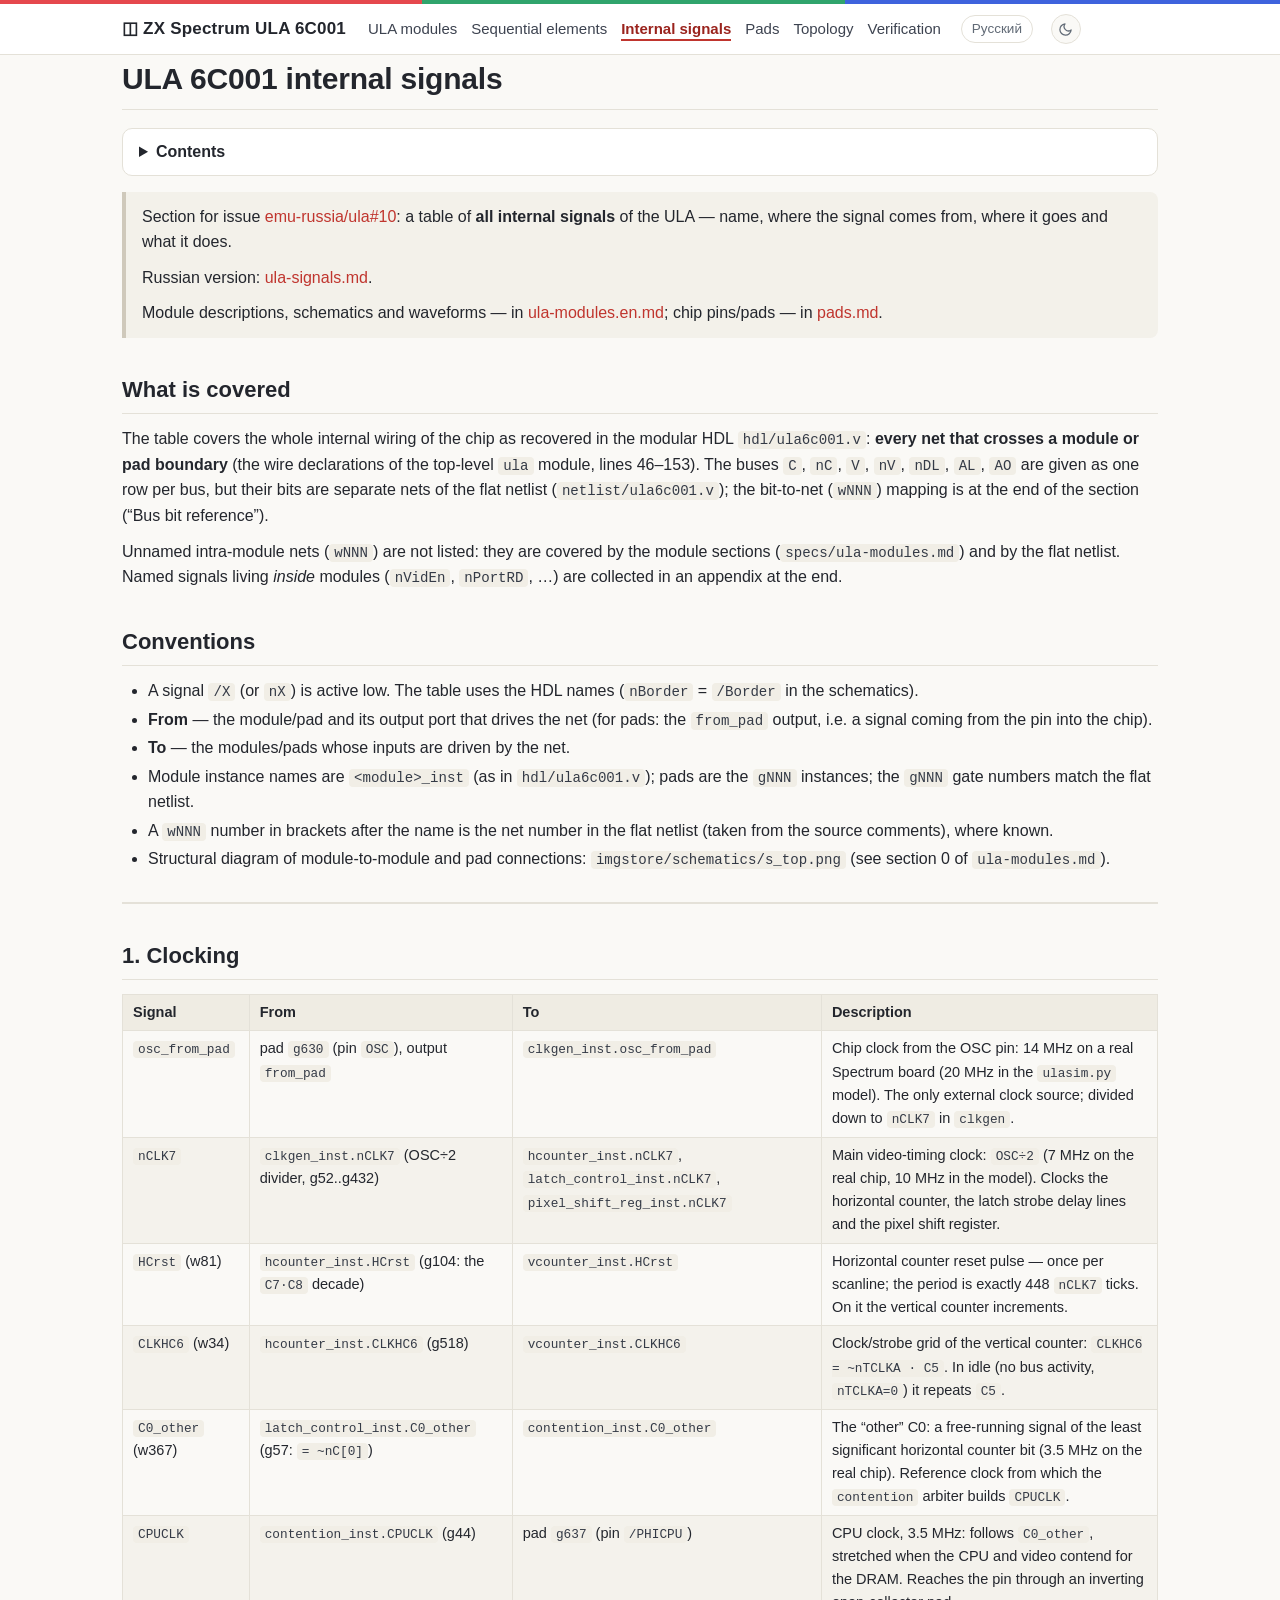
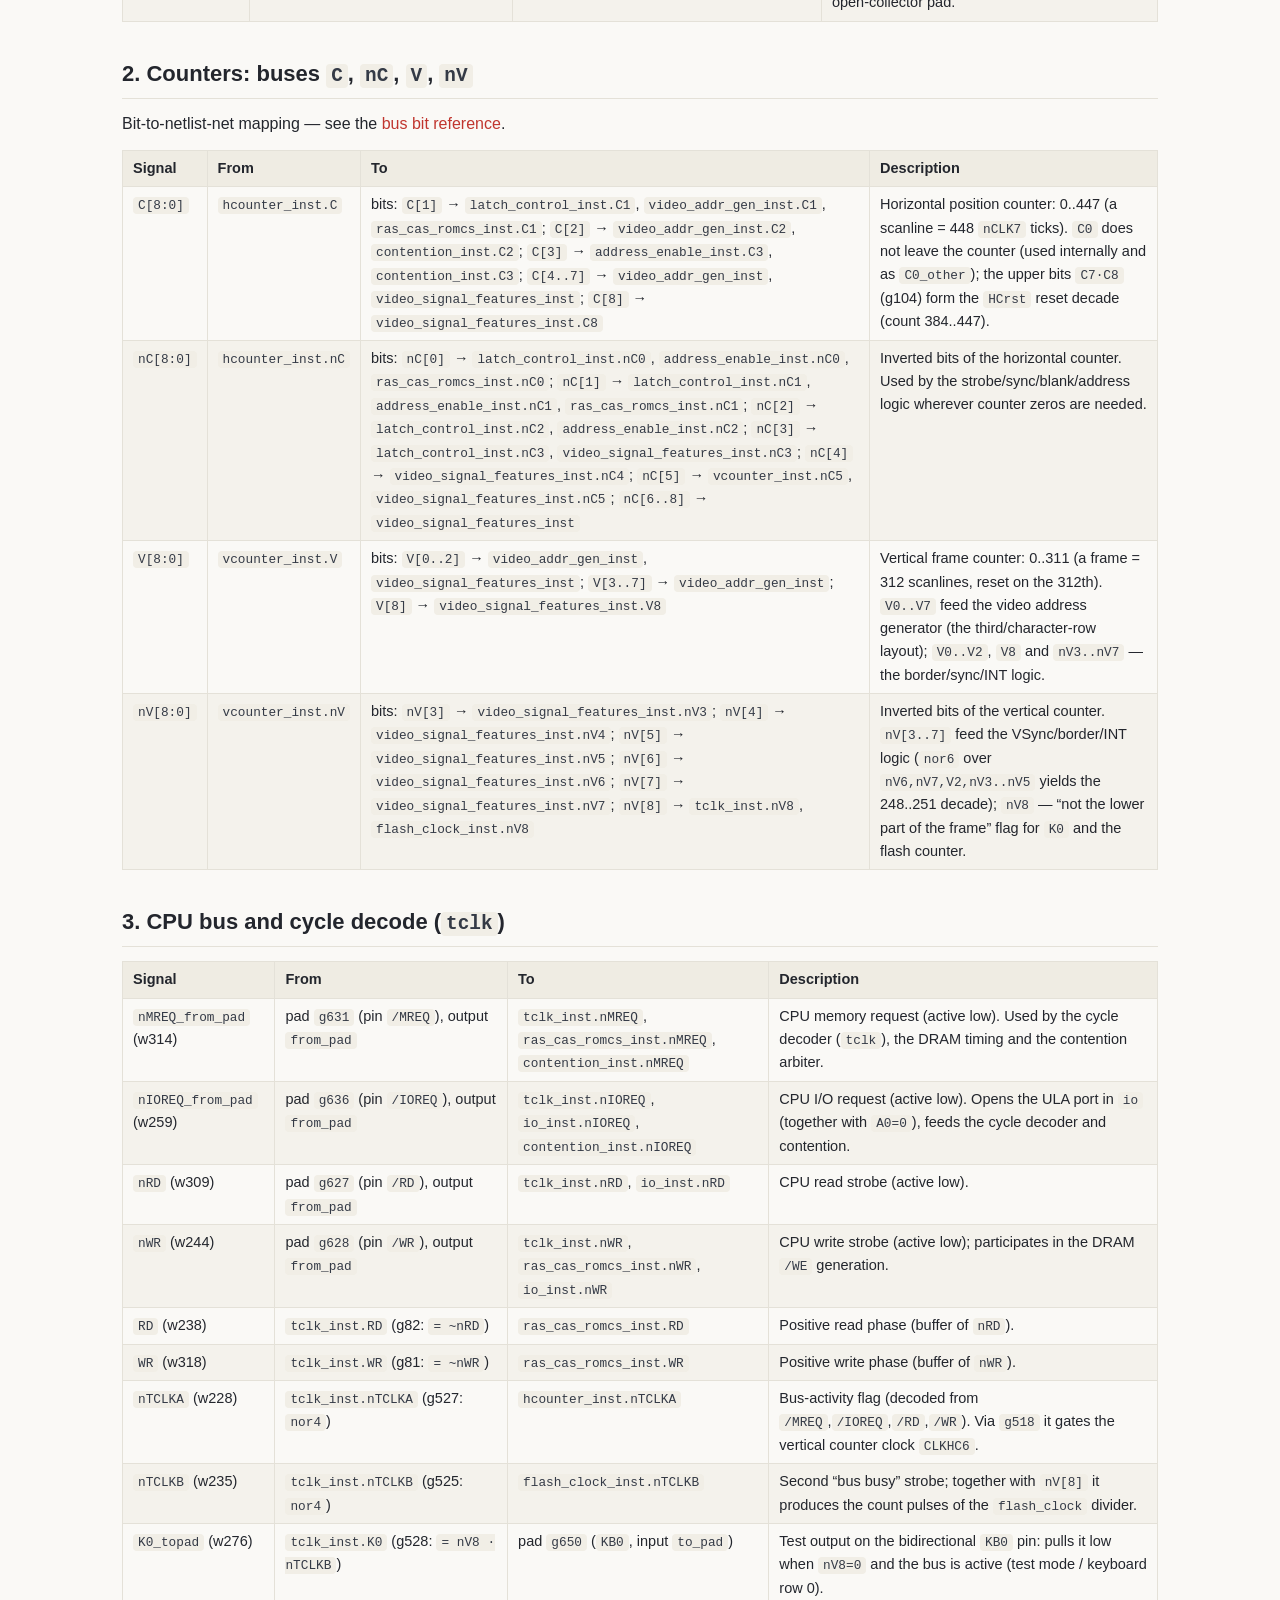
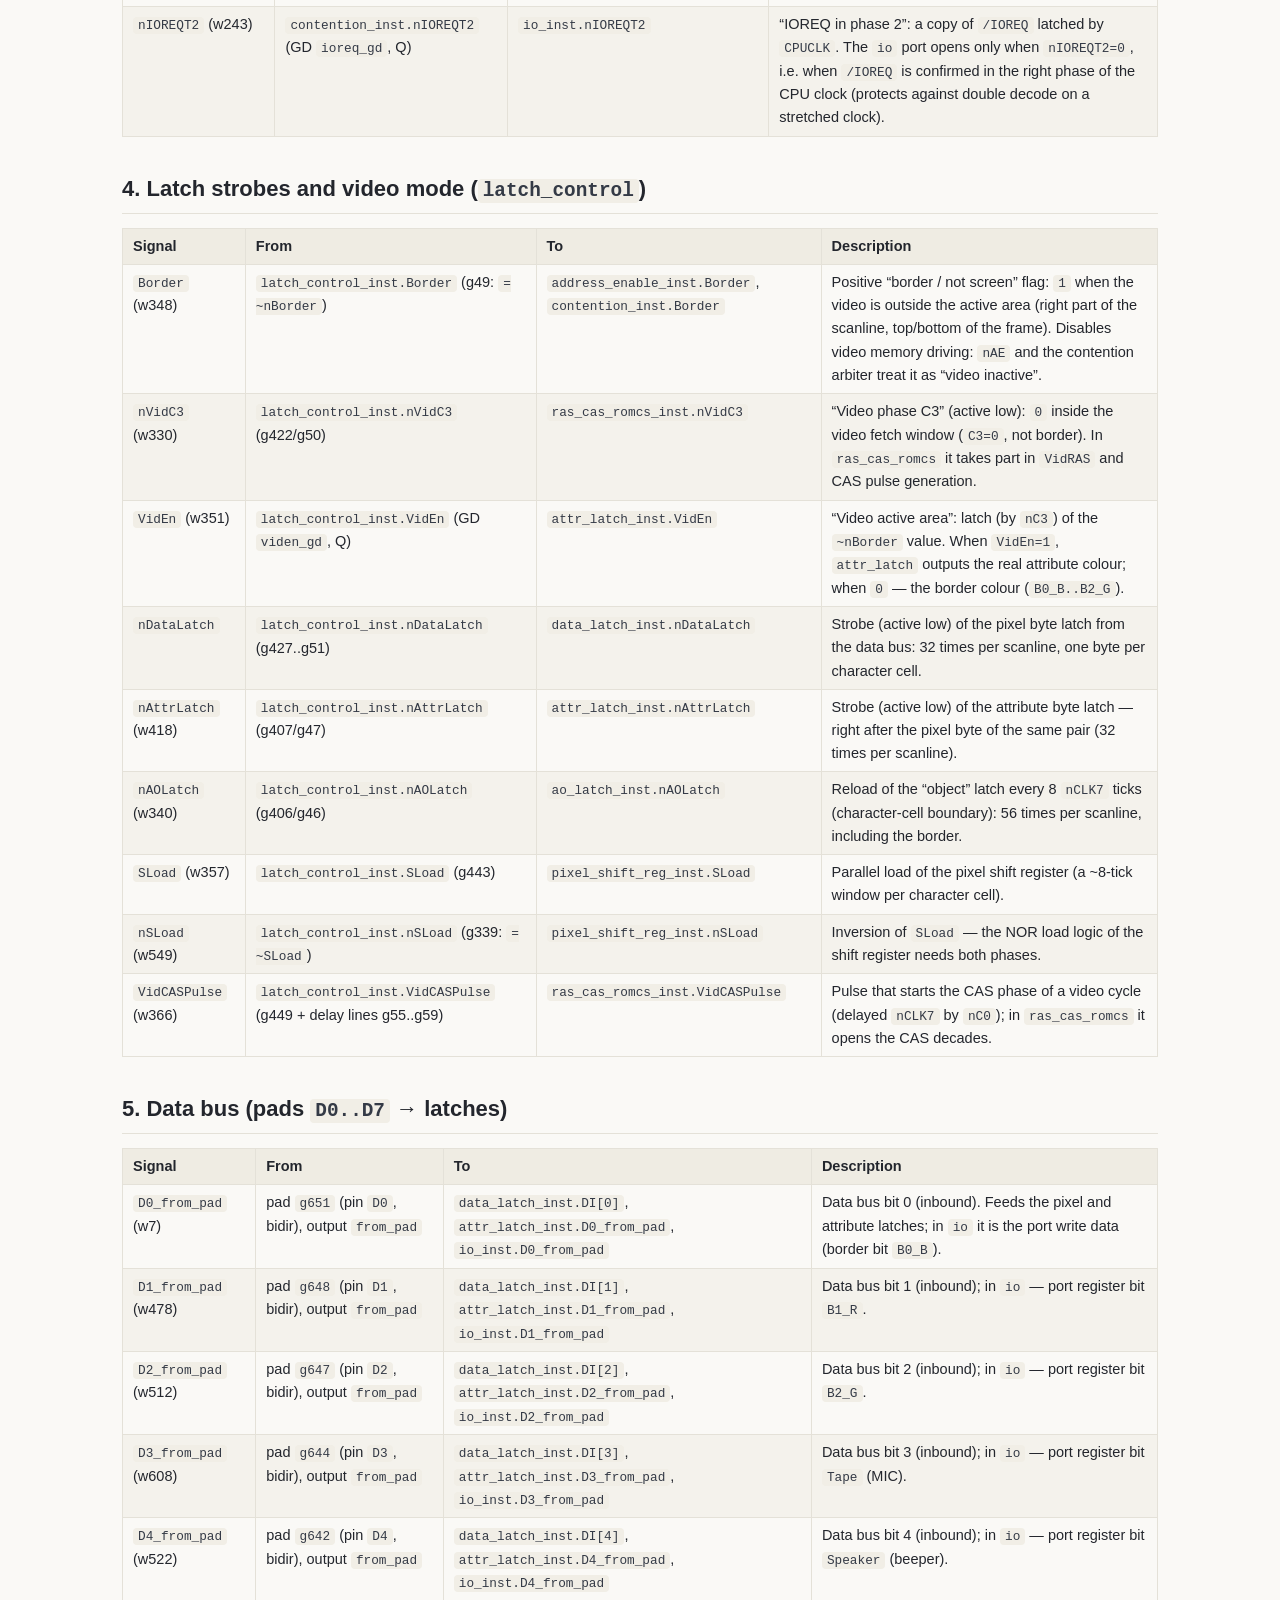
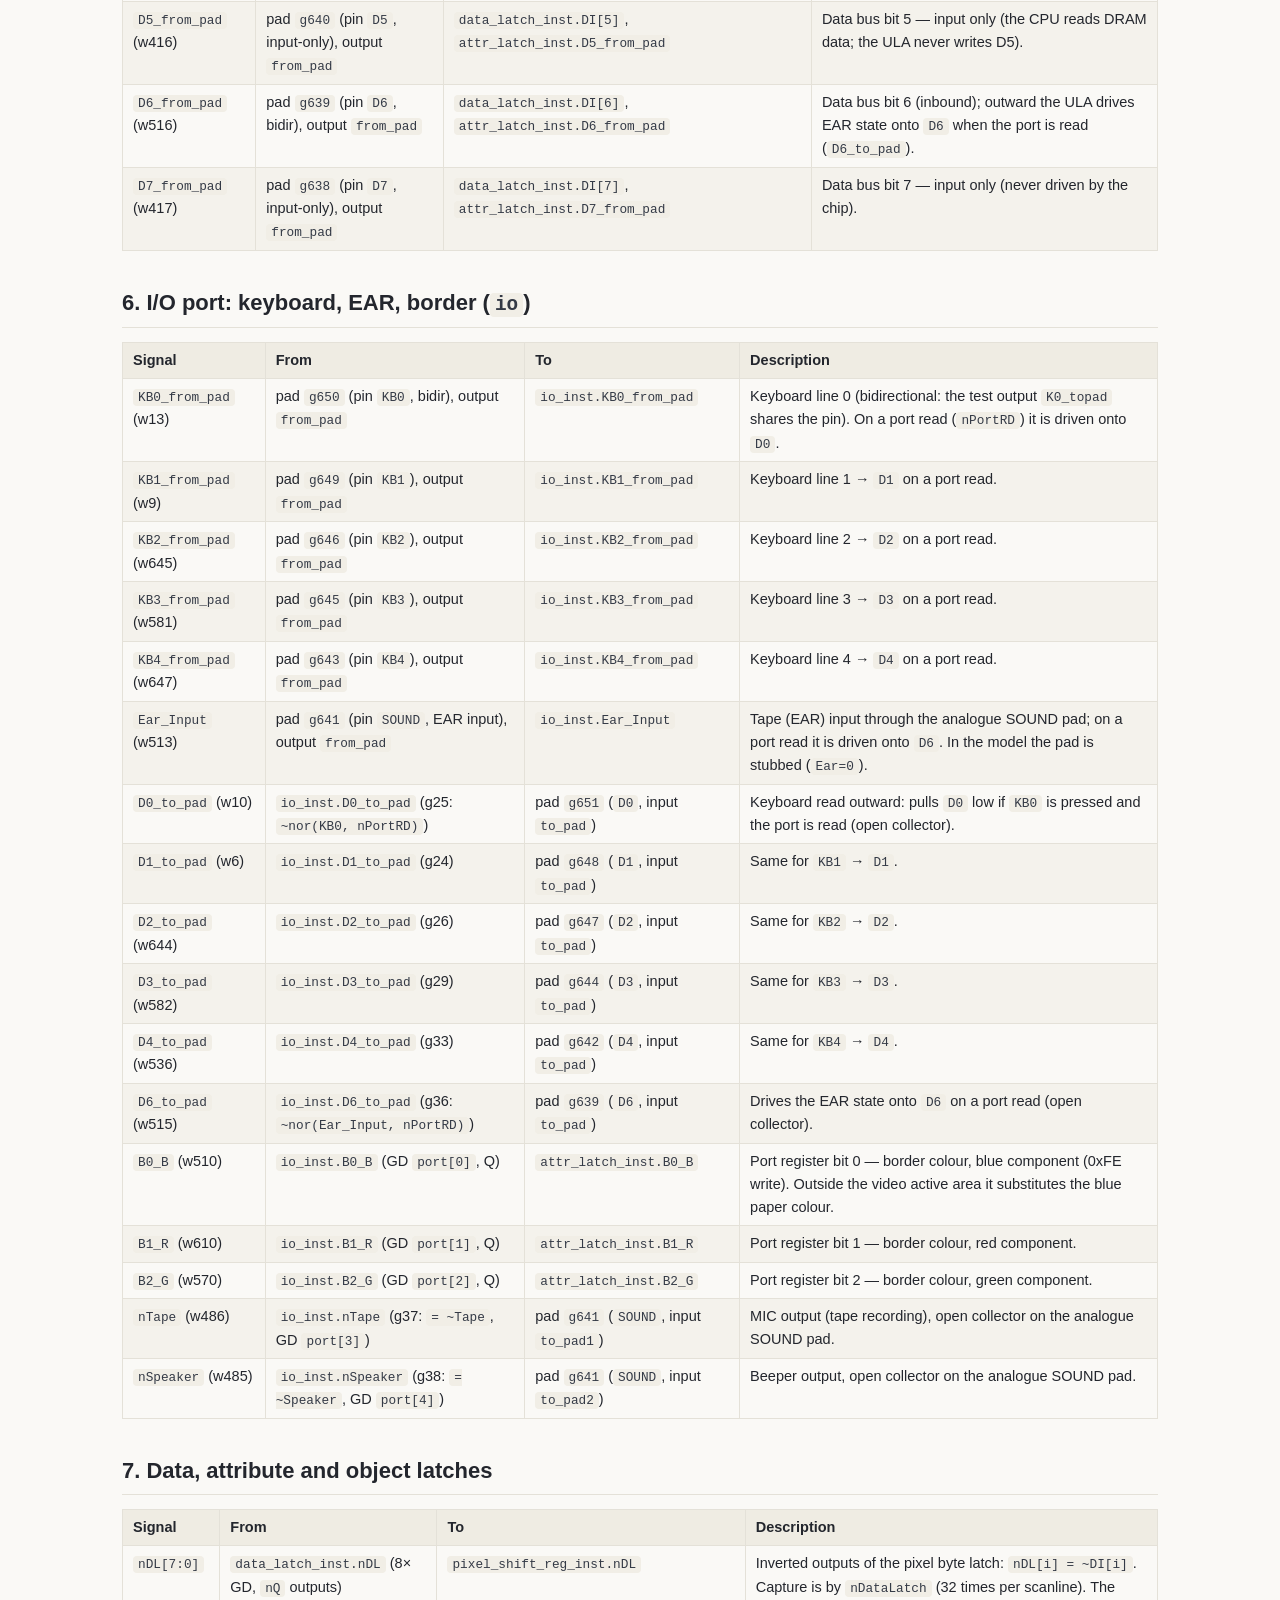
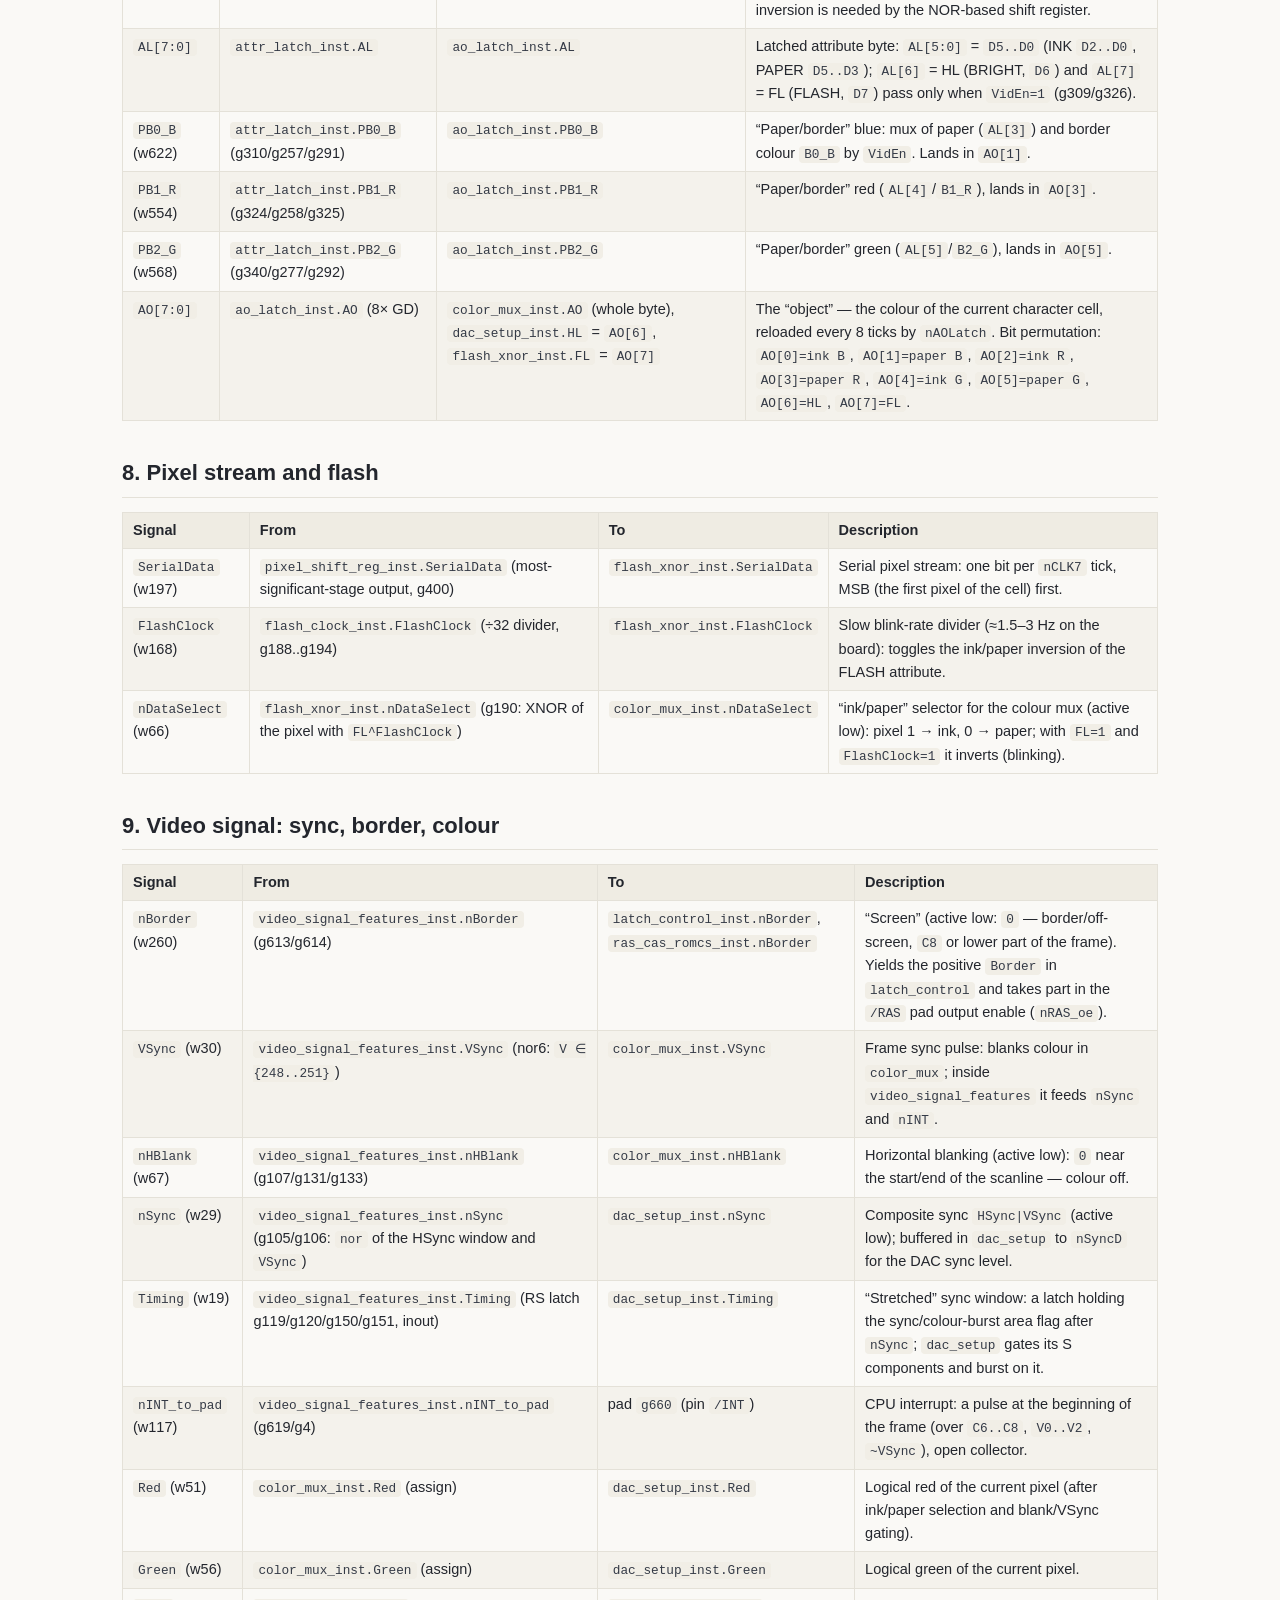
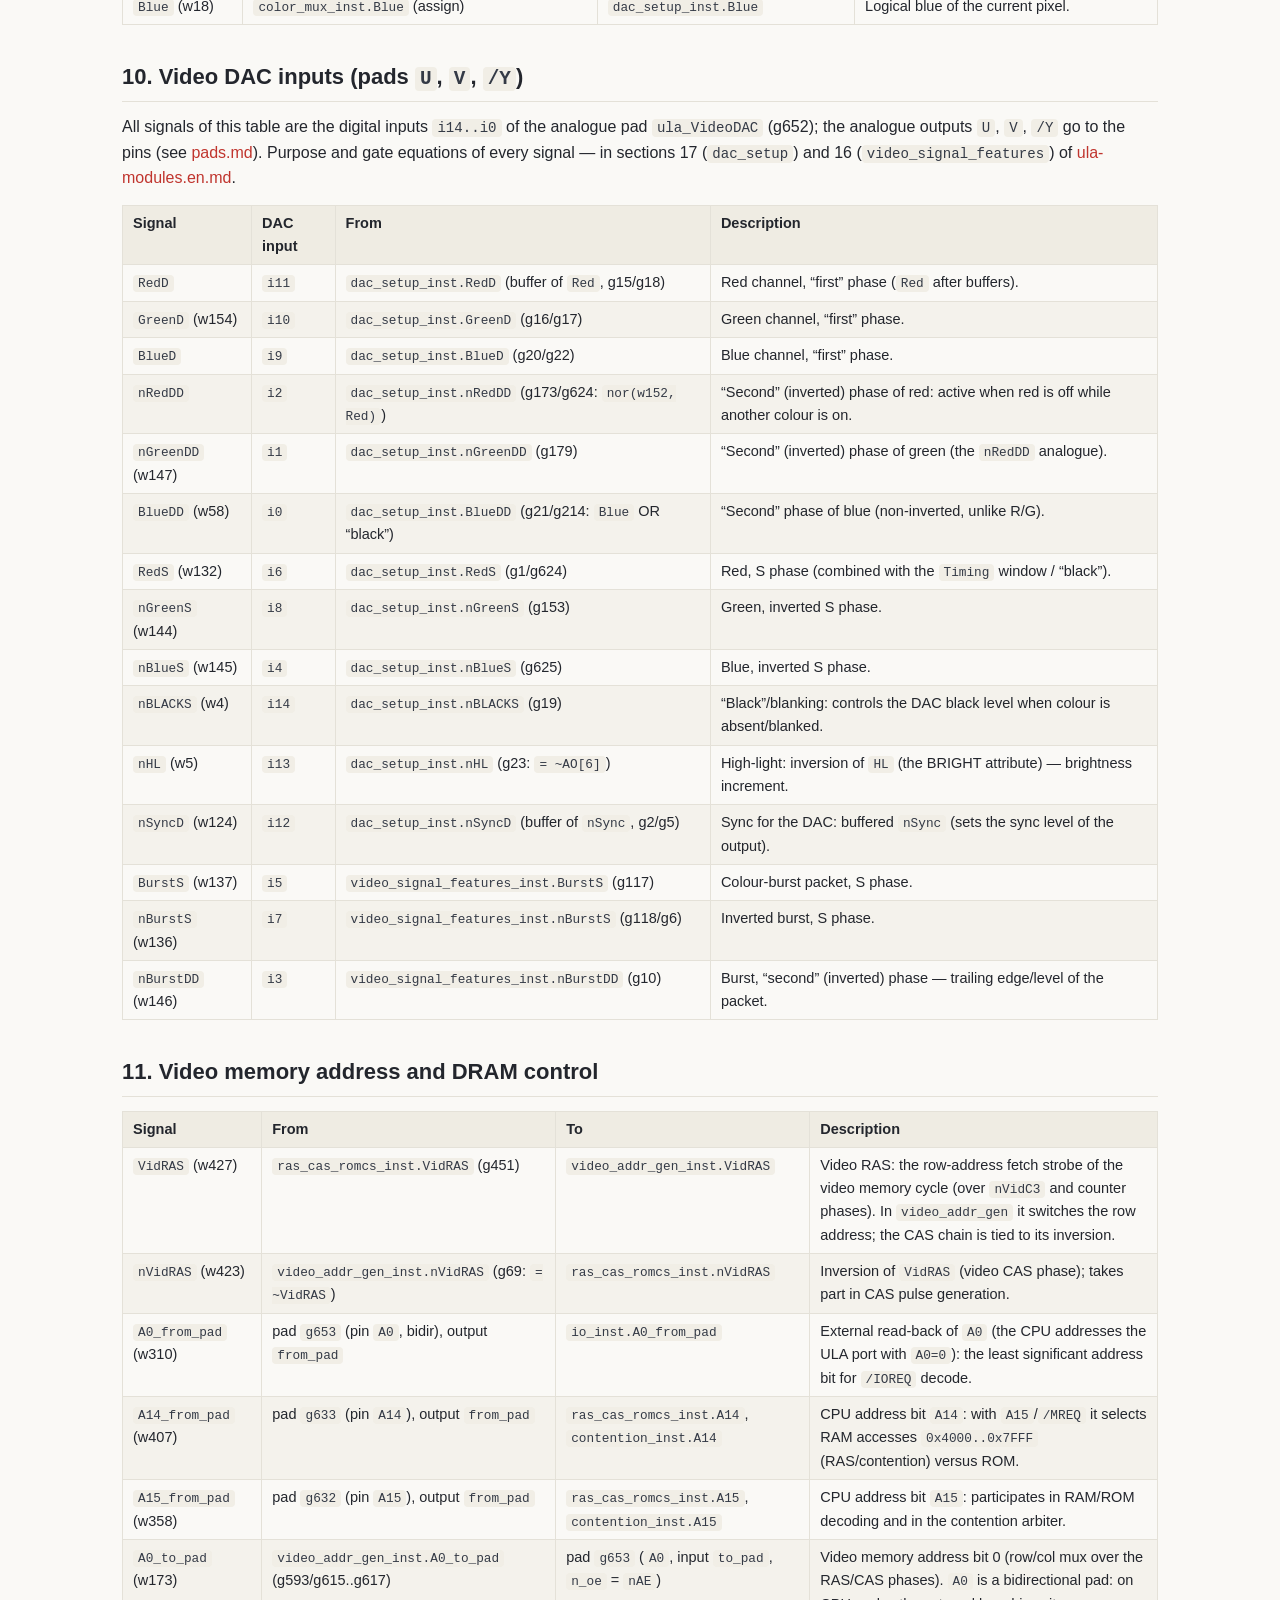
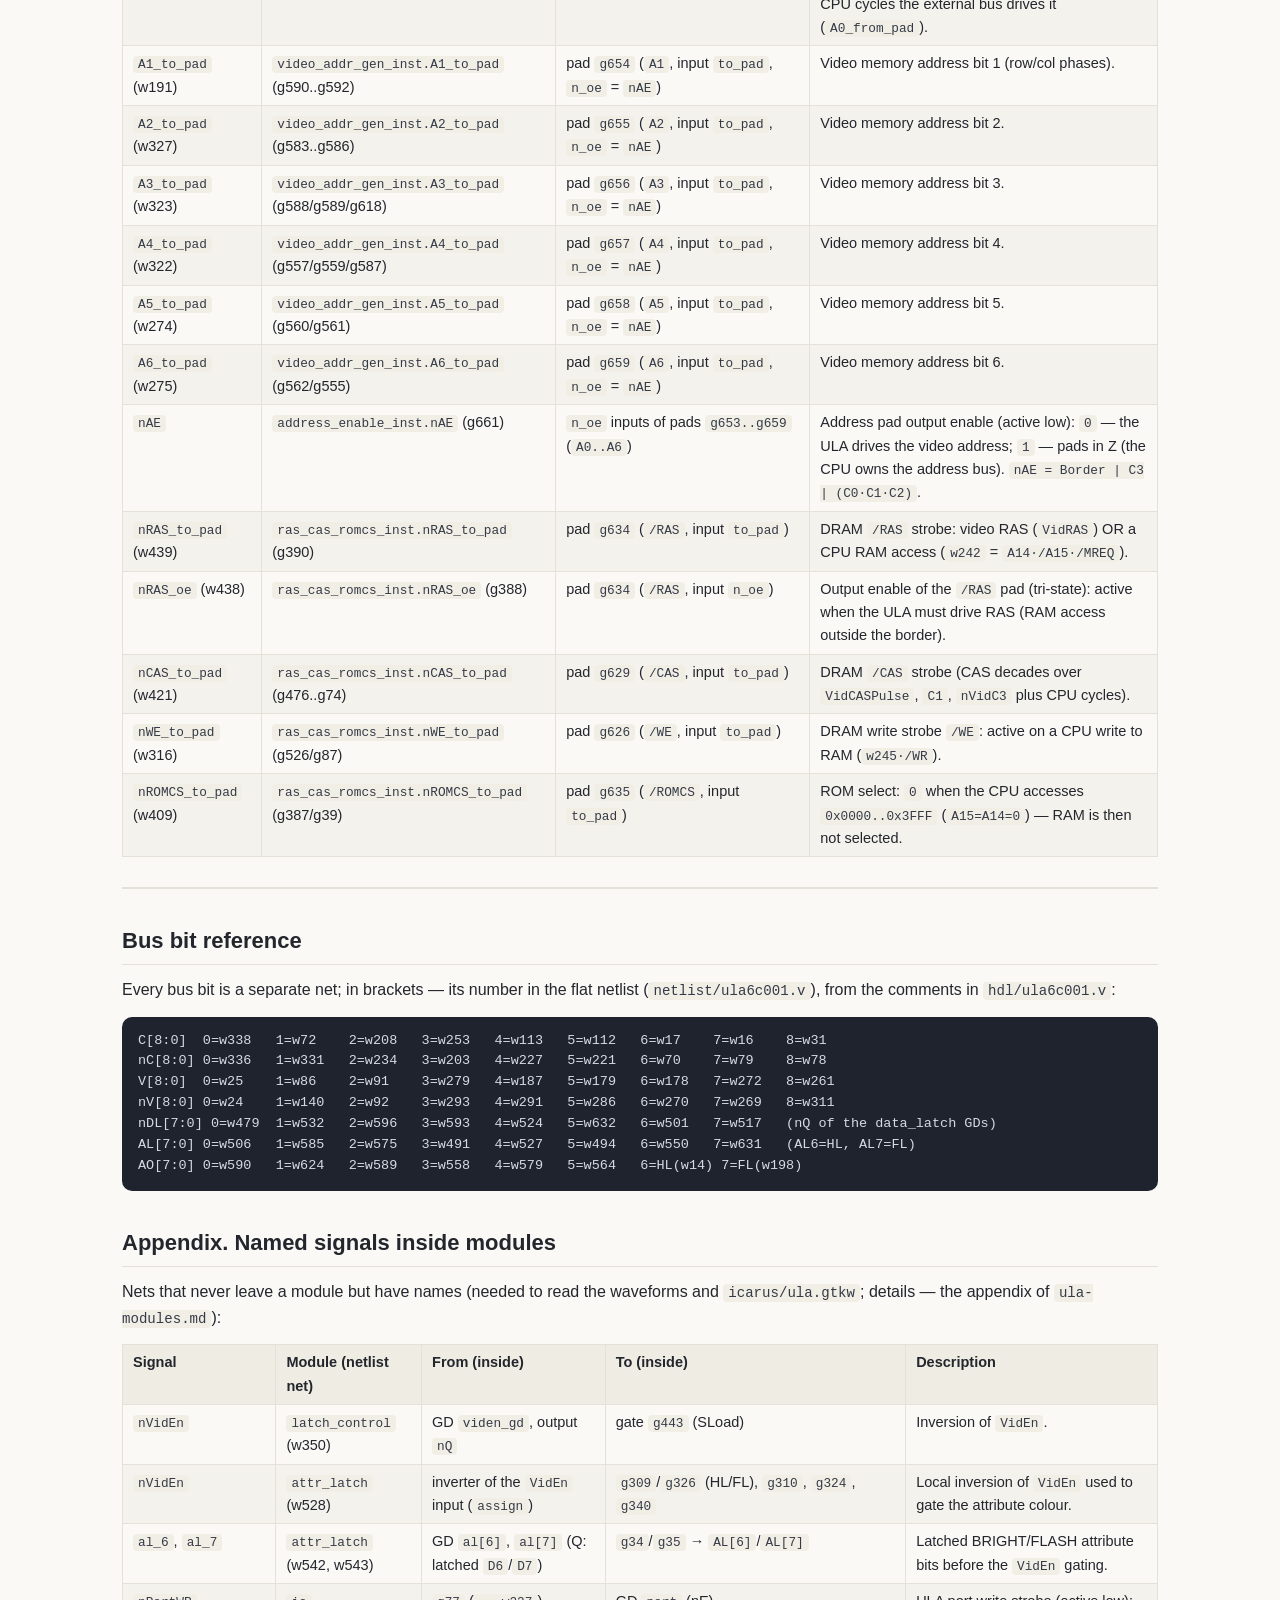
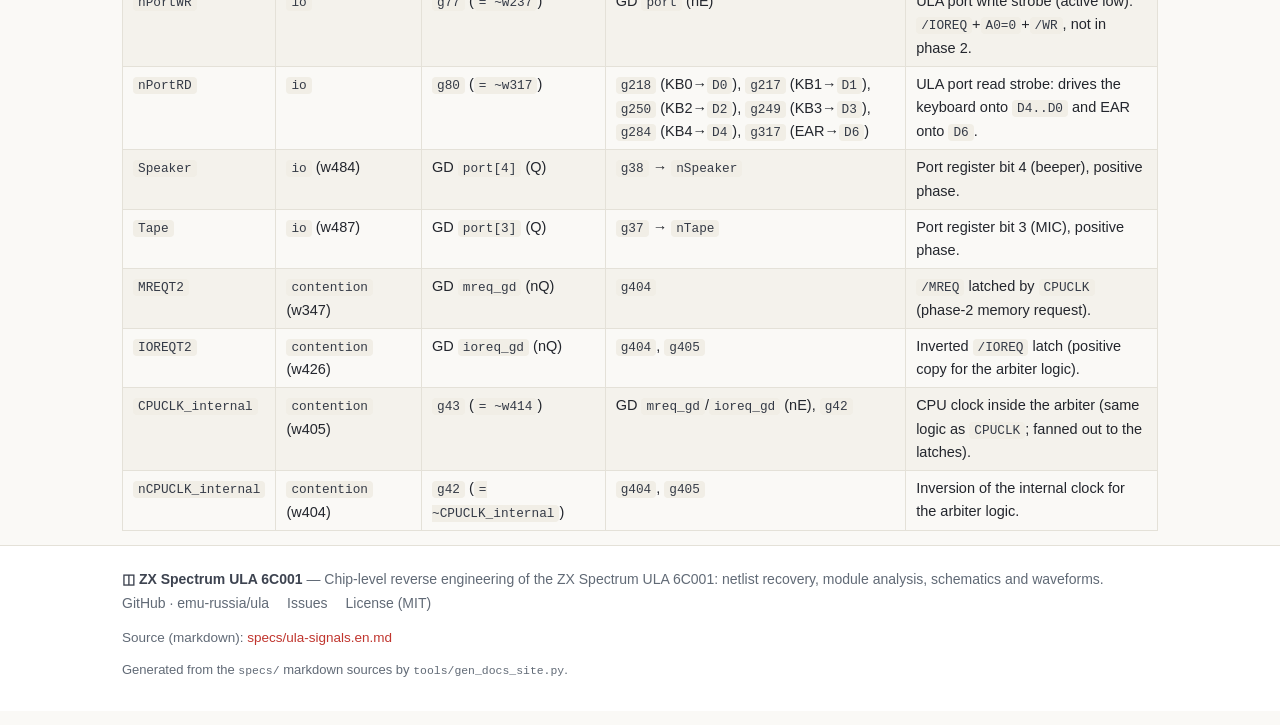
<file: docs/ula-signals.html>
<!DOCTYPE html>
<html lang="en">
<head>
<meta charset="utf-8">
<meta name="viewport" content="width=device-width, initial-scale=1">
<meta name="color-scheme" content="light dark">
<title>ULA 6C001 internal signals · ZX Spectrum ULA 6C001</title>
<meta name="description" content="Table of every internal signal of the ULA 6C001: name, where it comes from, where it goes and what it does.">
<link rel="stylesheet" href="assets/style.css">
<script src="assets/theme.js"></script>
<link rel="icon" href="data:image/svg+xml,%3Csvg xmlns='http://www.w3.org/2000/svg' viewBox='0 0 16 16'%3E%3Crect width='16' height='16' rx='3' fill='%23111'/%3E%3Crect x='3' y='3' width='3' height='10' fill='%23e5484d'/%3E%3Crect x='7' y='3' width='3' height='10' fill='%2330a46c'/%3E%3Crect x='11' y='3' width='2' height='10' fill='%233e63dd'/%3E%3C/svg%3E">
</head>
<body>
<header class="site-header">
  <div class="wrap">
    <a class="brand" href="index.html">◫ ZX Spectrum ULA 6C001</a>
    <nav class="site-nav" aria-label="main">
      <a href="ula-modules.html">ULA modules</a><a href="seq.html">Sequential elements</a><a class="active" href="ula-signals.html">Internal signals</a><a href="pads.html">Pads</a><a href="topo.html">Topology</a><a href="hdl-vs-netlist-verification.html">Verification</a>
      <a class="lang-switch" href="ula-signals.ru.html">Русский</a>
      
      <button class="theme-toggle" type="button" aria-label="Toggle color theme" title="Toggle color theme">
        <svg class="icon icon-moon" viewBox="0 0 24 24" aria-hidden="true"><path d="M21 12.79A9 9 0 1 1 11.21 3 7 7 0 0 0 21 12.79z"></path></svg>
        <svg class="icon icon-sun" viewBox="0 0 24 24" aria-hidden="true"><circle cx="12" cy="12" r="5"></circle><line x1="12" y1="1" x2="12" y2="3"></line><line x1="12" y1="21" x2="12" y2="23"></line><line x1="4.22" y1="4.22" x2="5.64" y2="5.64"></line><line x1="18.36" y1="18.36" x2="19.78" y2="19.78"></line><line x1="1" y1="12" x2="3" y2="12"></line><line x1="21" y1="12" x2="23" y2="12"></line><line x1="4.22" y1="19.78" x2="5.64" y2="18.36"></line><line x1="18.36" y1="5.64" x2="19.78" y2="4.22"></line></svg>
      </button>
    </nav>
  </div>
</header>
<main class="wrap">
  <article class="doc">
<h1 id="ula-6c001-internal-signals">ULA 6C001 internal signals</h1>
<details class="page-toc"><summary>Contents</summary><ul>
<li><a href="#what-is-covered">What is covered</a></li>
<li><a href="#conventions">Conventions</a></li>
<li><a href="#1-clocking">1. Clocking</a></li>
<li><a href="#2-counters-buses-c-nc-v-nv">2. Counters: buses C, nC, V, nV</a></li>
<li><a href="#3-cpu-bus-and-cycle-decode-tclk">3. CPU bus and cycle decode (tclk)</a></li>
<li><a href="#4-latch-strobes-and-video-mode-latch_control">4. Latch strobes and video mode (latch_control)</a></li>
<li><a href="#5-data-bus-pads-d0d7-latches">5. Data bus (pads D0..D7 → latches)</a></li>
<li><a href="#6-io-port-keyboard-ear-border-io">6. I/O port: keyboard, EAR, border (io)</a></li>
<li><a href="#7-data-attribute-and-object-latches">7. Data, attribute and object latches</a></li>
<li><a href="#8-pixel-stream-and-flash">8. Pixel stream and flash</a></li>
<li><a href="#9-video-signal-sync-border-colour">9. Video signal: sync, border, colour</a></li>
<li><a href="#10-video-dac-inputs-pads-u-v-y">10. Video DAC inputs (pads U, V, /Y)</a></li>
<li><a href="#11-video-memory-address-and-dram-control">11. Video memory address and DRAM control</a></li>
<li><a href="#bus-bit-reference">Bus bit reference</a></li>
<li><a href="#appendix-named-signals-inside-modules">Appendix. Named signals inside modules</a></li>
</ul></details>
<blockquote>
<p>Section for issue <a href="https://github.com/emu-russia/ula/issues/10">emu-russia/ula#10</a>:
a table of <strong>all internal signals</strong> of the ULA — name, where the signal comes
from, where it goes and what it does.</p>
<p>Russian version: <a href="ula-signals.ru.html">ula-signals.md</a>.</p>
<p>Module descriptions, schematics and waveforms — in
<a href="ula-modules.html">ula-modules.en.md</a>; chip pins/pads — in
<a href="pads.html">pads.md</a>.</p>
</blockquote>
<h2 id="what-is-covered">What is covered</h2>
<p>The table covers the whole internal wiring of the chip as recovered in the
modular HDL <code>hdl/ula6c001.v</code>: <strong>every net that crosses a module or pad
boundary</strong> (the wire declarations of the top-level <code>ula</code> module, lines 46–153).
The buses <code>C</code>, <code>nC</code>, <code>V</code>, <code>nV</code>, <code>nDL</code>, <code>AL</code>, <code>AO</code> are given as one row per
bus, but their bits are separate nets of the flat netlist
(<code>netlist/ula6c001.v</code>); the bit-to-net (<code>wNNN</code>) mapping is at the end of the
section (“Bus bit reference”).</p>
<p>Unnamed intra-module nets (<code>wNNN</code>) are not listed: they are covered by the
module sections (<code>specs/ula-modules.md</code>) and by the flat netlist. Named signals
living <em>inside</em> modules (<code>nVidEn</code>, <code>nPortRD</code>, …) are collected in an appendix
at the end.</p>
<h2 id="conventions">Conventions</h2>
<ul>
<li>A signal <code>/X</code> (or <code>nX</code>) is active low. The table uses the HDL names
  (<code>nBorder</code> = <code>/Border</code> in the schematics).</li>
<li><strong>From</strong> — the module/pad and its output port that drives the net (for pads:
  the <code>from_pad</code> output, i.e. a signal coming from the pin into the chip).</li>
<li><strong>To</strong> — the modules/pads whose inputs are driven by the net.</li>
<li>Module instance names are <code>&lt;module&gt;_inst</code> (as in <code>hdl/ula6c001.v</code>); pads are
  the <code>gNNN</code> instances; the <code>gNNN</code> gate numbers match the flat netlist.</li>
<li>A <code>wNNN</code> number in brackets after the name is the net number in the flat
  netlist (taken from the source comments), where known.</li>
<li>Structural diagram of module-to-module and pad connections:
  <code>imgstore/schematics/s_top.png</code> (see section 0 of <code>ula-modules.md</code>).</li>
</ul>
<hr />
<h2 id="1-clocking">1. Clocking</h2>
<table>
<thead>
<tr>
<th>Signal</th>
<th>From</th>
<th>To</th>
<th>Description</th>
</tr>
</thead>
<tbody>
<tr>
<td><code>osc_from_pad</code></td>
<td>pad <code>g630</code> (pin <code>OSC</code>), output <code>from_pad</code></td>
<td><code>clkgen_inst.osc_from_pad</code></td>
<td>Chip clock from the OSC pin: 14 MHz on a real Spectrum board (20 MHz in the <code>ulasim.py</code> model). The only external clock source; divided down to <code>nCLK7</code> in <code>clkgen</code>.</td>
</tr>
<tr>
<td><code>nCLK7</code></td>
<td><code>clkgen_inst.nCLK7</code> (OSC÷2 divider, g52..g432)</td>
<td><code>hcounter_inst.nCLK7</code>, <code>latch_control_inst.nCLK7</code>, <code>pixel_shift_reg_inst.nCLK7</code></td>
<td>Main video-timing clock: <code>OSC÷2</code> (7 MHz on the real chip, 10 MHz in the model). Clocks the horizontal counter, the latch strobe delay lines and the pixel shift register.</td>
</tr>
<tr>
<td><code>HCrst</code> (w81)</td>
<td><code>hcounter_inst.HCrst</code> (g104: the <code>C7·C8</code> decade)</td>
<td><code>vcounter_inst.HCrst</code></td>
<td>Horizontal counter reset pulse — once per scanline; the period is exactly 448 <code>nCLK7</code> ticks. On it the vertical counter increments.</td>
</tr>
<tr>
<td><code>CLKHC6</code> (w34)</td>
<td><code>hcounter_inst.CLKHC6</code> (g518)</td>
<td><code>vcounter_inst.CLKHC6</code></td>
<td>Clock/strobe grid of the vertical counter: <code>CLKHC6 = ~nTCLKA · C5</code>. In idle (no bus activity, <code>nTCLKA=0</code>) it repeats <code>C5</code>.</td>
</tr>
<tr>
<td><code>C0_other</code> (w367)</td>
<td><code>latch_control_inst.C0_other</code> (g57: <code>= ~nC[0]</code>)</td>
<td><code>contention_inst.C0_other</code></td>
<td>The “other” C0: a free-running signal of the least significant horizontal counter bit (3.5 MHz on the real chip). Reference clock from which the <code>contention</code> arbiter builds <code>CPUCLK</code>.</td>
</tr>
<tr>
<td><code>CPUCLK</code></td>
<td><code>contention_inst.CPUCLK</code> (g44)</td>
<td>pad <code>g637</code> (pin <code>/PHICPU</code>)</td>
<td>CPU clock, 3.5 MHz: follows <code>C0_other</code>, stretched when the CPU and video contend for the DRAM. Reaches the pin through an inverting open-collector pad.</td>
</tr>
</tbody>
</table>
<h2 id="2-counters-buses-c-nc-v-nv">2. Counters: buses <code>C</code>, <code>nC</code>, <code>V</code>, <code>nV</code></h2>
<p>Bit-to-netlist-net mapping — see the <a href="#bus-bit-reference">bus bit reference</a>.</p>
<table>
<thead>
<tr>
<th>Signal</th>
<th>From</th>
<th>To</th>
<th>Description</th>
</tr>
</thead>
<tbody>
<tr>
<td><code>C[8:0]</code></td>
<td><code>hcounter_inst.C</code></td>
<td>bits: <code>C[1]</code> → <code>latch_control_inst.C1</code>, <code>video_addr_gen_inst.C1</code>, <code>ras_cas_romcs_inst.C1</code>; <code>C[2]</code> → <code>video_addr_gen_inst.C2</code>, <code>contention_inst.C2</code>; <code>C[3]</code> → <code>address_enable_inst.C3</code>, <code>contention_inst.C3</code>; <code>C[4..7]</code> → <code>video_addr_gen_inst</code>, <code>video_signal_features_inst</code>; <code>C[8]</code> → <code>video_signal_features_inst.C8</code></td>
<td>Horizontal position counter: 0..447 (a scanline = 448 <code>nCLK7</code> ticks). <code>C0</code> does not leave the counter (used internally and as <code>C0_other</code>); the upper bits <code>C7·C8</code> (g104) form the <code>HCrst</code> reset decade (count 384..447).</td>
</tr>
<tr>
<td><code>nC[8:0]</code></td>
<td><code>hcounter_inst.nC</code></td>
<td>bits: <code>nC[0]</code> → <code>latch_control_inst.nC0</code>, <code>address_enable_inst.nC0</code>, <code>ras_cas_romcs_inst.nC0</code>; <code>nC[1]</code> → <code>latch_control_inst.nC1</code>, <code>address_enable_inst.nC1</code>, <code>ras_cas_romcs_inst.nC1</code>; <code>nC[2]</code> → <code>latch_control_inst.nC2</code>, <code>address_enable_inst.nC2</code>; <code>nC[3]</code> → <code>latch_control_inst.nC3</code>, <code>video_signal_features_inst.nC3</code>; <code>nC[4]</code> → <code>video_signal_features_inst.nC4</code>; <code>nC[5]</code> → <code>vcounter_inst.nC5</code>, <code>video_signal_features_inst.nC5</code>; <code>nC[6..8]</code> → <code>video_signal_features_inst</code></td>
<td>Inverted bits of the horizontal counter. Used by the strobe/sync/blank/address logic wherever counter zeros are needed.</td>
</tr>
<tr>
<td><code>V[8:0]</code></td>
<td><code>vcounter_inst.V</code></td>
<td>bits: <code>V[0..2]</code> → <code>video_addr_gen_inst</code>, <code>video_signal_features_inst</code>; <code>V[3..7]</code> → <code>video_addr_gen_inst</code>; <code>V[8]</code> → <code>video_signal_features_inst.V8</code></td>
<td>Vertical frame counter: 0..311 (a frame = 312 scanlines, reset on the 312th). <code>V0..V7</code> feed the video address generator (the third/character-row layout); <code>V0..V2</code>, <code>V8</code> and <code>nV3..nV7</code> — the border/sync/INT logic.</td>
</tr>
<tr>
<td><code>nV[8:0]</code></td>
<td><code>vcounter_inst.nV</code></td>
<td>bits: <code>nV[3]</code> → <code>video_signal_features_inst.nV3</code>; <code>nV[4]</code> → <code>video_signal_features_inst.nV4</code>; <code>nV[5]</code> → <code>video_signal_features_inst.nV5</code>; <code>nV[6]</code> → <code>video_signal_features_inst.nV6</code>; <code>nV[7]</code> → <code>video_signal_features_inst.nV7</code>; <code>nV[8]</code> → <code>tclk_inst.nV8</code>, <code>flash_clock_inst.nV8</code></td>
<td>Inverted bits of the vertical counter. <code>nV[3..7]</code> feed the VSync/border/INT logic (<code>nor6</code> over <code>nV6,nV7,V2,nV3..nV5</code> yields the 248..251 decade); <code>nV8</code> — “not the lower part of the frame” flag for <code>K0</code> and the flash counter.</td>
</tr>
</tbody>
</table>
<h2 id="3-cpu-bus-and-cycle-decode-tclk">3. CPU bus and cycle decode (<code>tclk</code>)</h2>
<table>
<thead>
<tr>
<th>Signal</th>
<th>From</th>
<th>To</th>
<th>Description</th>
</tr>
</thead>
<tbody>
<tr>
<td><code>nMREQ_from_pad</code> (w314)</td>
<td>pad <code>g631</code> (pin <code>/MREQ</code>), output <code>from_pad</code></td>
<td><code>tclk_inst.nMREQ</code>, <code>ras_cas_romcs_inst.nMREQ</code>, <code>contention_inst.nMREQ</code></td>
<td>CPU memory request (active low). Used by the cycle decoder (<code>tclk</code>), the DRAM timing and the contention arbiter.</td>
</tr>
<tr>
<td><code>nIOREQ_from_pad</code> (w259)</td>
<td>pad <code>g636</code> (pin <code>/IOREQ</code>), output <code>from_pad</code></td>
<td><code>tclk_inst.nIOREQ</code>, <code>io_inst.nIOREQ</code>, <code>contention_inst.nIOREQ</code></td>
<td>CPU I/O request (active low). Opens the ULA port in <code>io</code> (together with <code>A0=0</code>), feeds the cycle decoder and contention.</td>
</tr>
<tr>
<td><code>nRD</code> (w309)</td>
<td>pad <code>g627</code> (pin <code>/RD</code>), output <code>from_pad</code></td>
<td><code>tclk_inst.nRD</code>, <code>io_inst.nRD</code></td>
<td>CPU read strobe (active low).</td>
</tr>
<tr>
<td><code>nWR</code> (w244)</td>
<td>pad <code>g628</code> (pin <code>/WR</code>), output <code>from_pad</code></td>
<td><code>tclk_inst.nWR</code>, <code>ras_cas_romcs_inst.nWR</code>, <code>io_inst.nWR</code></td>
<td>CPU write strobe (active low); participates in the DRAM <code>/WE</code> generation.</td>
</tr>
<tr>
<td><code>RD</code> (w238)</td>
<td><code>tclk_inst.RD</code> (g82: <code>= ~nRD</code>)</td>
<td><code>ras_cas_romcs_inst.RD</code></td>
<td>Positive read phase (buffer of <code>nRD</code>).</td>
</tr>
<tr>
<td><code>WR</code> (w318)</td>
<td><code>tclk_inst.WR</code> (g81: <code>= ~nWR</code>)</td>
<td><code>ras_cas_romcs_inst.WR</code></td>
<td>Positive write phase (buffer of <code>nWR</code>).</td>
</tr>
<tr>
<td><code>nTCLKA</code> (w228)</td>
<td><code>tclk_inst.nTCLKA</code> (g527: <code>nor4</code>)</td>
<td><code>hcounter_inst.nTCLKA</code></td>
<td>Bus-activity flag (decoded from <code>/MREQ</code>,<code>/IOREQ</code>,<code>/RD</code>,<code>/WR</code>). Via <code>g518</code> it gates the vertical counter clock <code>CLKHC6</code>.</td>
</tr>
<tr>
<td><code>nTCLKB</code> (w235)</td>
<td><code>tclk_inst.nTCLKB</code> (g525: <code>nor4</code>)</td>
<td><code>flash_clock_inst.nTCLKB</code></td>
<td>Second “bus busy” strobe; together with <code>nV[8]</code> it produces the count pulses of the <code>flash_clock</code> divider.</td>
</tr>
<tr>
<td><code>K0_topad</code> (w276)</td>
<td><code>tclk_inst.K0</code> (g528: <code>= nV8 · nTCLKB</code>)</td>
<td>pad <code>g650</code> (<code>KB0</code>, input <code>to_pad</code>)</td>
<td>Test output on the bidirectional <code>KB0</code> pin: pulls it low when <code>nV8=0</code> and the bus is active (test mode / keyboard row 0).</td>
</tr>
<tr>
<td><code>nIOREQT2</code> (w243)</td>
<td><code>contention_inst.nIOREQT2</code> (GD <code>ioreq_gd</code>, Q)</td>
<td><code>io_inst.nIOREQT2</code></td>
<td>“IOREQ in phase 2”: a copy of <code>/IOREQ</code> latched by <code>CPUCLK</code>. The <code>io</code> port opens only when <code>nIOREQT2=0</code>, i.e. when <code>/IOREQ</code> is confirmed in the right phase of the CPU clock (protects against double decode on a stretched clock).</td>
</tr>
</tbody>
</table>
<h2 id="4-latch-strobes-and-video-mode-latch_control">4. Latch strobes and video mode (<code>latch_control</code>)</h2>
<table>
<thead>
<tr>
<th>Signal</th>
<th>From</th>
<th>To</th>
<th>Description</th>
</tr>
</thead>
<tbody>
<tr>
<td><code>Border</code> (w348)</td>
<td><code>latch_control_inst.Border</code> (g49: <code>= ~nBorder</code>)</td>
<td><code>address_enable_inst.Border</code>, <code>contention_inst.Border</code></td>
<td>Positive “border / not screen” flag: <code>1</code> when the video is outside the active area (right part of the scanline, top/bottom of the frame). Disables video memory driving: <code>nAE</code> and the contention arbiter treat it as “video inactive”.</td>
</tr>
<tr>
<td><code>nVidC3</code> (w330)</td>
<td><code>latch_control_inst.nVidC3</code> (g422/g50)</td>
<td><code>ras_cas_romcs_inst.nVidC3</code></td>
<td>“Video phase C3” (active low): <code>0</code> inside the video fetch window (<code>C3=0</code>, not border). In <code>ras_cas_romcs</code> it takes part in <code>VidRAS</code> and CAS pulse generation.</td>
</tr>
<tr>
<td><code>VidEn</code> (w351)</td>
<td><code>latch_control_inst.VidEn</code> (GD <code>viden_gd</code>, Q)</td>
<td><code>attr_latch_inst.VidEn</code></td>
<td>“Video active area”: latch (by <code>nC3</code>) of the <code>~nBorder</code> value. When <code>VidEn=1</code>, <code>attr_latch</code> outputs the real attribute colour; when <code>0</code> — the border colour (<code>B0_B..B2_G</code>).</td>
</tr>
<tr>
<td><code>nDataLatch</code></td>
<td><code>latch_control_inst.nDataLatch</code> (g427..g51)</td>
<td><code>data_latch_inst.nDataLatch</code></td>
<td>Strobe (active low) of the pixel byte latch from the data bus: 32 times per scanline, one byte per character cell.</td>
</tr>
<tr>
<td><code>nAttrLatch</code> (w418)</td>
<td><code>latch_control_inst.nAttrLatch</code> (g407/g47)</td>
<td><code>attr_latch_inst.nAttrLatch</code></td>
<td>Strobe (active low) of the attribute byte latch — right after the pixel byte of the same pair (32 times per scanline).</td>
</tr>
<tr>
<td><code>nAOLatch</code> (w340)</td>
<td><code>latch_control_inst.nAOLatch</code> (g406/g46)</td>
<td><code>ao_latch_inst.nAOLatch</code></td>
<td>Reload of the “object” latch every 8 <code>nCLK7</code> ticks (character-cell boundary): 56 times per scanline, including the border.</td>
</tr>
<tr>
<td><code>SLoad</code> (w357)</td>
<td><code>latch_control_inst.SLoad</code> (g443)</td>
<td><code>pixel_shift_reg_inst.SLoad</code></td>
<td>Parallel load of the pixel shift register (a ~8-tick window per character cell).</td>
</tr>
<tr>
<td><code>nSLoad</code> (w549)</td>
<td><code>latch_control_inst.nSLoad</code> (g339: <code>= ~SLoad</code>)</td>
<td><code>pixel_shift_reg_inst.nSLoad</code></td>
<td>Inversion of <code>SLoad</code> — the NOR load logic of the shift register needs both phases.</td>
</tr>
<tr>
<td><code>VidCASPulse</code> (w366)</td>
<td><code>latch_control_inst.VidCASPulse</code> (g449 + delay lines g55..g59)</td>
<td><code>ras_cas_romcs_inst.VidCASPulse</code></td>
<td>Pulse that starts the CAS phase of a video cycle (delayed <code>nCLK7</code> by <code>nC0</code>); in <code>ras_cas_romcs</code> it opens the CAS decades.</td>
</tr>
</tbody>
</table>
<h2 id="5-data-bus-pads-d0d7-latches">5. Data bus (pads <code>D0..D7</code> → latches)</h2>
<table>
<thead>
<tr>
<th>Signal</th>
<th>From</th>
<th>To</th>
<th>Description</th>
</tr>
</thead>
<tbody>
<tr>
<td><code>D0_from_pad</code> (w7)</td>
<td>pad <code>g651</code> (pin <code>D0</code>, bidir), output <code>from_pad</code></td>
<td><code>data_latch_inst.DI[0]</code>, <code>attr_latch_inst.D0_from_pad</code>, <code>io_inst.D0_from_pad</code></td>
<td>Data bus bit 0 (inbound). Feeds the pixel and attribute latches; in <code>io</code> it is the port write data (border bit <code>B0_B</code>).</td>
</tr>
<tr>
<td><code>D1_from_pad</code> (w478)</td>
<td>pad <code>g648</code> (pin <code>D1</code>, bidir), output <code>from_pad</code></td>
<td><code>data_latch_inst.DI[1]</code>, <code>attr_latch_inst.D1_from_pad</code>, <code>io_inst.D1_from_pad</code></td>
<td>Data bus bit 1 (inbound); in <code>io</code> — port register bit <code>B1_R</code>.</td>
</tr>
<tr>
<td><code>D2_from_pad</code> (w512)</td>
<td>pad <code>g647</code> (pin <code>D2</code>, bidir), output <code>from_pad</code></td>
<td><code>data_latch_inst.DI[2]</code>, <code>attr_latch_inst.D2_from_pad</code>, <code>io_inst.D2_from_pad</code></td>
<td>Data bus bit 2 (inbound); in <code>io</code> — port register bit <code>B2_G</code>.</td>
</tr>
<tr>
<td><code>D3_from_pad</code> (w608)</td>
<td>pad <code>g644</code> (pin <code>D3</code>, bidir), output <code>from_pad</code></td>
<td><code>data_latch_inst.DI[3]</code>, <code>attr_latch_inst.D3_from_pad</code>, <code>io_inst.D3_from_pad</code></td>
<td>Data bus bit 3 (inbound); in <code>io</code> — port register bit <code>Tape</code> (MIC).</td>
</tr>
<tr>
<td><code>D4_from_pad</code> (w522)</td>
<td>pad <code>g642</code> (pin <code>D4</code>, bidir), output <code>from_pad</code></td>
<td><code>data_latch_inst.DI[4]</code>, <code>attr_latch_inst.D4_from_pad</code>, <code>io_inst.D4_from_pad</code></td>
<td>Data bus bit 4 (inbound); in <code>io</code> — port register bit <code>Speaker</code> (beeper).</td>
</tr>
<tr>
<td><code>D5_from_pad</code> (w416)</td>
<td>pad <code>g640</code> (pin <code>D5</code>, input-only), output <code>from_pad</code></td>
<td><code>data_latch_inst.DI[5]</code>, <code>attr_latch_inst.D5_from_pad</code></td>
<td>Data bus bit 5 — input only (the CPU reads DRAM data; the ULA never writes D5).</td>
</tr>
<tr>
<td><code>D6_from_pad</code> (w516)</td>
<td>pad <code>g639</code> (pin <code>D6</code>, bidir), output <code>from_pad</code></td>
<td><code>data_latch_inst.DI[6]</code>, <code>attr_latch_inst.D6_from_pad</code></td>
<td>Data bus bit 6 (inbound); outward the ULA drives EAR state onto <code>D6</code> when the port is read (<code>D6_to_pad</code>).</td>
</tr>
<tr>
<td><code>D7_from_pad</code> (w417)</td>
<td>pad <code>g638</code> (pin <code>D7</code>, input-only), output <code>from_pad</code></td>
<td><code>data_latch_inst.DI[7]</code>, <code>attr_latch_inst.D7_from_pad</code></td>
<td>Data bus bit 7 — input only (never driven by the chip).</td>
</tr>
</tbody>
</table>
<h2 id="6-io-port-keyboard-ear-border-io">6. I/O port: keyboard, EAR, border (<code>io</code>)</h2>
<table>
<thead>
<tr>
<th>Signal</th>
<th>From</th>
<th>To</th>
<th>Description</th>
</tr>
</thead>
<tbody>
<tr>
<td><code>KB0_from_pad</code> (w13)</td>
<td>pad <code>g650</code> (pin <code>KB0</code>, bidir), output <code>from_pad</code></td>
<td><code>io_inst.KB0_from_pad</code></td>
<td>Keyboard line 0 (bidirectional: the test output <code>K0_topad</code> shares the pin). On a port read (<code>nPortRD</code>) it is driven onto <code>D0</code>.</td>
</tr>
<tr>
<td><code>KB1_from_pad</code> (w9)</td>
<td>pad <code>g649</code> (pin <code>KB1</code>), output <code>from_pad</code></td>
<td><code>io_inst.KB1_from_pad</code></td>
<td>Keyboard line 1 → <code>D1</code> on a port read.</td>
</tr>
<tr>
<td><code>KB2_from_pad</code> (w645)</td>
<td>pad <code>g646</code> (pin <code>KB2</code>), output <code>from_pad</code></td>
<td><code>io_inst.KB2_from_pad</code></td>
<td>Keyboard line 2 → <code>D2</code> on a port read.</td>
</tr>
<tr>
<td><code>KB3_from_pad</code> (w581)</td>
<td>pad <code>g645</code> (pin <code>KB3</code>), output <code>from_pad</code></td>
<td><code>io_inst.KB3_from_pad</code></td>
<td>Keyboard line 3 → <code>D3</code> on a port read.</td>
</tr>
<tr>
<td><code>KB4_from_pad</code> (w647)</td>
<td>pad <code>g643</code> (pin <code>KB4</code>), output <code>from_pad</code></td>
<td><code>io_inst.KB4_from_pad</code></td>
<td>Keyboard line 4 → <code>D4</code> on a port read.</td>
</tr>
<tr>
<td><code>Ear_Input</code> (w513)</td>
<td>pad <code>g641</code> (pin <code>SOUND</code>, EAR input), output <code>from_pad</code></td>
<td><code>io_inst.Ear_Input</code></td>
<td>Tape (EAR) input through the analogue SOUND pad; on a port read it is driven onto <code>D6</code>. In the model the pad is stubbed (<code>Ear=0</code>).</td>
</tr>
<tr>
<td><code>D0_to_pad</code> (w10)</td>
<td><code>io_inst.D0_to_pad</code> (g25: <code>~nor(KB0, nPortRD)</code>)</td>
<td>pad <code>g651</code> (<code>D0</code>, input <code>to_pad</code>)</td>
<td>Keyboard read outward: pulls <code>D0</code> low if <code>KB0</code> is pressed and the port is read (open collector).</td>
</tr>
<tr>
<td><code>D1_to_pad</code> (w6)</td>
<td><code>io_inst.D1_to_pad</code> (g24)</td>
<td>pad <code>g648</code> (<code>D1</code>, input <code>to_pad</code>)</td>
<td>Same for <code>KB1</code> → <code>D1</code>.</td>
</tr>
<tr>
<td><code>D2_to_pad</code> (w644)</td>
<td><code>io_inst.D2_to_pad</code> (g26)</td>
<td>pad <code>g647</code> (<code>D2</code>, input <code>to_pad</code>)</td>
<td>Same for <code>KB2</code> → <code>D2</code>.</td>
</tr>
<tr>
<td><code>D3_to_pad</code> (w582)</td>
<td><code>io_inst.D3_to_pad</code> (g29)</td>
<td>pad <code>g644</code> (<code>D3</code>, input <code>to_pad</code>)</td>
<td>Same for <code>KB3</code> → <code>D3</code>.</td>
</tr>
<tr>
<td><code>D4_to_pad</code> (w536)</td>
<td><code>io_inst.D4_to_pad</code> (g33)</td>
<td>pad <code>g642</code> (<code>D4</code>, input <code>to_pad</code>)</td>
<td>Same for <code>KB4</code> → <code>D4</code>.</td>
</tr>
<tr>
<td><code>D6_to_pad</code> (w515)</td>
<td><code>io_inst.D6_to_pad</code> (g36: <code>~nor(Ear_Input, nPortRD)</code>)</td>
<td>pad <code>g639</code> (<code>D6</code>, input <code>to_pad</code>)</td>
<td>Drives the EAR state onto <code>D6</code> on a port read (open collector).</td>
</tr>
<tr>
<td><code>B0_B</code> (w510)</td>
<td><code>io_inst.B0_B</code> (GD <code>port[0]</code>, Q)</td>
<td><code>attr_latch_inst.B0_B</code></td>
<td>Port register bit 0 — border colour, blue component (0xFE write). Outside the video active area it substitutes the blue paper colour.</td>
</tr>
<tr>
<td><code>B1_R</code> (w610)</td>
<td><code>io_inst.B1_R</code> (GD <code>port[1]</code>, Q)</td>
<td><code>attr_latch_inst.B1_R</code></td>
<td>Port register bit 1 — border colour, red component.</td>
</tr>
<tr>
<td><code>B2_G</code> (w570)</td>
<td><code>io_inst.B2_G</code> (GD <code>port[2]</code>, Q)</td>
<td><code>attr_latch_inst.B2_G</code></td>
<td>Port register bit 2 — border colour, green component.</td>
</tr>
<tr>
<td><code>nTape</code> (w486)</td>
<td><code>io_inst.nTape</code> (g37: <code>= ~Tape</code>, GD <code>port[3]</code>)</td>
<td>pad <code>g641</code> (<code>SOUND</code>, input <code>to_pad1</code>)</td>
<td>MIC output (tape recording), open collector on the analogue SOUND pad.</td>
</tr>
<tr>
<td><code>nSpeaker</code> (w485)</td>
<td><code>io_inst.nSpeaker</code> (g38: <code>= ~Speaker</code>, GD <code>port[4]</code>)</td>
<td>pad <code>g641</code> (<code>SOUND</code>, input <code>to_pad2</code>)</td>
<td>Beeper output, open collector on the analogue SOUND pad.</td>
</tr>
</tbody>
</table>
<h2 id="7-data-attribute-and-object-latches">7. Data, attribute and object latches</h2>
<table>
<thead>
<tr>
<th>Signal</th>
<th>From</th>
<th>To</th>
<th>Description</th>
</tr>
</thead>
<tbody>
<tr>
<td><code>nDL[7:0]</code></td>
<td><code>data_latch_inst.nDL</code> (8× GD, <code>nQ</code> outputs)</td>
<td><code>pixel_shift_reg_inst.nDL</code></td>
<td>Inverted outputs of the pixel byte latch: <code>nDL[i] = ~DI[i]</code>. Capture is by <code>nDataLatch</code> (32 times per scanline). The inversion is needed by the NOR-based shift register.</td>
</tr>
<tr>
<td><code>AL[7:0]</code></td>
<td><code>attr_latch_inst.AL</code></td>
<td><code>ao_latch_inst.AL</code></td>
<td>Latched attribute byte: <code>AL[5:0]</code> = <code>D5..D0</code> (INK <code>D2..D0</code>, PAPER <code>D5..D3</code>); <code>AL[6]</code> = HL (BRIGHT, <code>D6</code>) and <code>AL[7]</code> = FL (FLASH, <code>D7</code>) pass only when <code>VidEn=1</code> (g309/g326).</td>
</tr>
<tr>
<td><code>PB0_B</code> (w622)</td>
<td><code>attr_latch_inst.PB0_B</code> (g310/g257/g291)</td>
<td><code>ao_latch_inst.PB0_B</code></td>
<td>“Paper/border” blue: mux of paper (<code>AL[3]</code>) and border colour <code>B0_B</code> by <code>VidEn</code>. Lands in <code>AO[1]</code>.</td>
</tr>
<tr>
<td><code>PB1_R</code> (w554)</td>
<td><code>attr_latch_inst.PB1_R</code> (g324/g258/g325)</td>
<td><code>ao_latch_inst.PB1_R</code></td>
<td>“Paper/border” red (<code>AL[4]</code>/<code>B1_R</code>), lands in <code>AO[3]</code>.</td>
</tr>
<tr>
<td><code>PB2_G</code> (w568)</td>
<td><code>attr_latch_inst.PB2_G</code> (g340/g277/g292)</td>
<td><code>ao_latch_inst.PB2_G</code></td>
<td>“Paper/border” green (<code>AL[5]</code>/<code>B2_G</code>), lands in <code>AO[5]</code>.</td>
</tr>
<tr>
<td><code>AO[7:0]</code></td>
<td><code>ao_latch_inst.AO</code> (8× GD)</td>
<td><code>color_mux_inst.AO</code> (whole byte), <code>dac_setup_inst.HL</code> = <code>AO[6]</code>, <code>flash_xnor_inst.FL</code> = <code>AO[7]</code></td>
<td>The “object” — the colour of the current character cell, reloaded every 8 ticks by <code>nAOLatch</code>. Bit permutation: <code>AO[0]=ink B</code>, <code>AO[1]=paper B</code>, <code>AO[2]=ink R</code>, <code>AO[3]=paper R</code>, <code>AO[4]=ink G</code>, <code>AO[5]=paper G</code>, <code>AO[6]=HL</code>, <code>AO[7]=FL</code>.</td>
</tr>
</tbody>
</table>
<h2 id="8-pixel-stream-and-flash">8. Pixel stream and flash</h2>
<table>
<thead>
<tr>
<th>Signal</th>
<th>From</th>
<th>To</th>
<th>Description</th>
</tr>
</thead>
<tbody>
<tr>
<td><code>SerialData</code> (w197)</td>
<td><code>pixel_shift_reg_inst.SerialData</code> (most-significant-stage output, g400)</td>
<td><code>flash_xnor_inst.SerialData</code></td>
<td>Serial pixel stream: one bit per <code>nCLK7</code> tick, MSB (the first pixel of the cell) first.</td>
</tr>
<tr>
<td><code>FlashClock</code> (w168)</td>
<td><code>flash_clock_inst.FlashClock</code> (÷32 divider, g188..g194)</td>
<td><code>flash_xnor_inst.FlashClock</code></td>
<td>Slow blink-rate divider (≈1.5–3 Hz on the board): toggles the ink/paper inversion of the FLASH attribute.</td>
</tr>
<tr>
<td><code>nDataSelect</code> (w66)</td>
<td><code>flash_xnor_inst.nDataSelect</code> (g190: XNOR of the pixel with <code>FL^FlashClock</code>)</td>
<td><code>color_mux_inst.nDataSelect</code></td>
<td>“ink/paper” selector for the colour mux (active low): pixel 1 → ink, 0 → paper; with <code>FL=1</code> and <code>FlashClock=1</code> it inverts (blinking).</td>
</tr>
</tbody>
</table>
<h2 id="9-video-signal-sync-border-colour">9. Video signal: sync, border, colour</h2>
<table>
<thead>
<tr>
<th>Signal</th>
<th>From</th>
<th>To</th>
<th>Description</th>
</tr>
</thead>
<tbody>
<tr>
<td><code>nBorder</code> (w260)</td>
<td><code>video_signal_features_inst.nBorder</code> (g613/g614)</td>
<td><code>latch_control_inst.nBorder</code>, <code>ras_cas_romcs_inst.nBorder</code></td>
<td>“Screen” (active low: <code>0</code> — border/off-screen, <code>C8</code> or lower part of the frame). Yields the positive <code>Border</code> in <code>latch_control</code> and takes part in the <code>/RAS</code> pad output enable (<code>nRAS_oe</code>).</td>
</tr>
<tr>
<td><code>VSync</code> (w30)</td>
<td><code>video_signal_features_inst.VSync</code> (nor6: <code>V ∈ {248..251}</code>)</td>
<td><code>color_mux_inst.VSync</code></td>
<td>Frame sync pulse: blanks colour in <code>color_mux</code>; inside <code>video_signal_features</code> it feeds <code>nSync</code> and <code>nINT</code>.</td>
</tr>
<tr>
<td><code>nHBlank</code> (w67)</td>
<td><code>video_signal_features_inst.nHBlank</code> (g107/g131/g133)</td>
<td><code>color_mux_inst.nHBlank</code></td>
<td>Horizontal blanking (active low): <code>0</code> near the start/end of the scanline — colour off.</td>
</tr>
<tr>
<td><code>nSync</code> (w29)</td>
<td><code>video_signal_features_inst.nSync</code> (g105/g106: <code>nor</code> of the HSync window and <code>VSync</code>)</td>
<td><code>dac_setup_inst.nSync</code></td>
<td>Composite sync <code>HSync|VSync</code> (active low); buffered in <code>dac_setup</code> to <code>nSyncD</code> for the DAC sync level.</td>
</tr>
<tr>
<td><code>Timing</code> (w19)</td>
<td><code>video_signal_features_inst.Timing</code> (RS latch g119/g120/g150/g151, inout)</td>
<td><code>dac_setup_inst.Timing</code></td>
<td>“Stretched” sync window: a latch holding the sync/colour-burst area flag after <code>nSync</code>; <code>dac_setup</code> gates its S components and burst on it.</td>
</tr>
<tr>
<td><code>nINT_to_pad</code> (w117)</td>
<td><code>video_signal_features_inst.nINT_to_pad</code> (g619/g4)</td>
<td>pad <code>g660</code> (pin <code>/INT</code>)</td>
<td>CPU interrupt: a pulse at the beginning of the frame (over <code>C6..C8</code>, <code>V0..V2</code>, <code>~VSync</code>), open collector.</td>
</tr>
<tr>
<td><code>Red</code> (w51)</td>
<td><code>color_mux_inst.Red</code> (assign)</td>
<td><code>dac_setup_inst.Red</code></td>
<td>Logical red of the current pixel (after ink/paper selection and blank/VSync gating).</td>
</tr>
<tr>
<td><code>Green</code> (w56)</td>
<td><code>color_mux_inst.Green</code> (assign)</td>
<td><code>dac_setup_inst.Green</code></td>
<td>Logical green of the current pixel.</td>
</tr>
<tr>
<td><code>Blue</code> (w18)</td>
<td><code>color_mux_inst.Blue</code> (assign)</td>
<td><code>dac_setup_inst.Blue</code></td>
<td>Logical blue of the current pixel.</td>
</tr>
</tbody>
</table>
<h2 id="10-video-dac-inputs-pads-u-v-y">10. Video DAC inputs (pads <code>U</code>, <code>V</code>, <code>/Y</code>)</h2>
<p>All signals of this table are the digital inputs <code>i14..i0</code> of the analogue pad
<code>ula_VideoDAC</code> (g652); the analogue outputs <code>U</code>, <code>V</code>, <code>/Y</code> go to the pins (see
<a href="pads.html">pads.md</a>). Purpose and gate equations of every signal — in
sections 17 (<code>dac_setup</code>) and 16 (<code>video_signal_features</code>) of
<a href="ula-modules.html">ula-modules.en.md</a>.</p>
<table>
<thead>
<tr>
<th>Signal</th>
<th>DAC input</th>
<th>From</th>
<th>Description</th>
</tr>
</thead>
<tbody>
<tr>
<td><code>RedD</code></td>
<td><code>i11</code></td>
<td><code>dac_setup_inst.RedD</code> (buffer of <code>Red</code>, g15/g18)</td>
<td>Red channel, “first” phase (<code>Red</code> after buffers).</td>
</tr>
<tr>
<td><code>GreenD</code> (w154)</td>
<td><code>i10</code></td>
<td><code>dac_setup_inst.GreenD</code> (g16/g17)</td>
<td>Green channel, “first” phase.</td>
</tr>
<tr>
<td><code>BlueD</code></td>
<td><code>i9</code></td>
<td><code>dac_setup_inst.BlueD</code> (g20/g22)</td>
<td>Blue channel, “first” phase.</td>
</tr>
<tr>
<td><code>nRedDD</code></td>
<td><code>i2</code></td>
<td><code>dac_setup_inst.nRedDD</code> (g173/g624: <code>nor(w152, Red)</code>)</td>
<td>“Second” (inverted) phase of red: active when red is off while another colour is on.</td>
</tr>
<tr>
<td><code>nGreenDD</code> (w147)</td>
<td><code>i1</code></td>
<td><code>dac_setup_inst.nGreenDD</code> (g179)</td>
<td>“Second” (inverted) phase of green (the <code>nRedDD</code> analogue).</td>
</tr>
<tr>
<td><code>BlueDD</code> (w58)</td>
<td><code>i0</code></td>
<td><code>dac_setup_inst.BlueDD</code> (g21/g214: <code>Blue</code> OR “black”)</td>
<td>“Second” phase of blue (non-inverted, unlike R/G).</td>
</tr>
<tr>
<td><code>RedS</code> (w132)</td>
<td><code>i6</code></td>
<td><code>dac_setup_inst.RedS</code> (g1/g624)</td>
<td>Red, S phase (combined with the <code>Timing</code> window / “black”).</td>
</tr>
<tr>
<td><code>nGreenS</code> (w144)</td>
<td><code>i8</code></td>
<td><code>dac_setup_inst.nGreenS</code> (g153)</td>
<td>Green, inverted S phase.</td>
</tr>
<tr>
<td><code>nBlueS</code> (w145)</td>
<td><code>i4</code></td>
<td><code>dac_setup_inst.nBlueS</code> (g625)</td>
<td>Blue, inverted S phase.</td>
</tr>
<tr>
<td><code>nBLACKS</code> (w4)</td>
<td><code>i14</code></td>
<td><code>dac_setup_inst.nBLACKS</code> (g19)</td>
<td>“Black”/blanking: controls the DAC black level when colour is absent/blanked.</td>
</tr>
<tr>
<td><code>nHL</code> (w5)</td>
<td><code>i13</code></td>
<td><code>dac_setup_inst.nHL</code> (g23: <code>= ~AO[6]</code>)</td>
<td>High-light: inversion of <code>HL</code> (the BRIGHT attribute) — brightness increment.</td>
</tr>
<tr>
<td><code>nSyncD</code> (w124)</td>
<td><code>i12</code></td>
<td><code>dac_setup_inst.nSyncD</code> (buffer of <code>nSync</code>, g2/g5)</td>
<td>Sync for the DAC: buffered <code>nSync</code> (sets the sync level of the output).</td>
</tr>
<tr>
<td><code>BurstS</code> (w137)</td>
<td><code>i5</code></td>
<td><code>video_signal_features_inst.BurstS</code> (g117)</td>
<td>Colour-burst packet, S phase.</td>
</tr>
<tr>
<td><code>nBurstS</code> (w136)</td>
<td><code>i7</code></td>
<td><code>video_signal_features_inst.nBurstS</code> (g118/g6)</td>
<td>Inverted burst, S phase.</td>
</tr>
<tr>
<td><code>nBurstDD</code> (w146)</td>
<td><code>i3</code></td>
<td><code>video_signal_features_inst.nBurstDD</code> (g10)</td>
<td>Burst, “second” (inverted) phase — trailing edge/level of the packet.</td>
</tr>
</tbody>
</table>
<h2 id="11-video-memory-address-and-dram-control">11. Video memory address and DRAM control</h2>
<table>
<thead>
<tr>
<th>Signal</th>
<th>From</th>
<th>To</th>
<th>Description</th>
</tr>
</thead>
<tbody>
<tr>
<td><code>VidRAS</code> (w427)</td>
<td><code>ras_cas_romcs_inst.VidRAS</code> (g451)</td>
<td><code>video_addr_gen_inst.VidRAS</code></td>
<td>Video RAS: the row-address fetch strobe of the video memory cycle (over <code>nVidC3</code> and counter phases). In <code>video_addr_gen</code> it switches the row address; the CAS chain is tied to its inversion.</td>
</tr>
<tr>
<td><code>nVidRAS</code> (w423)</td>
<td><code>video_addr_gen_inst.nVidRAS</code> (g69: <code>= ~VidRAS</code>)</td>
<td><code>ras_cas_romcs_inst.nVidRAS</code></td>
<td>Inversion of <code>VidRAS</code> (video CAS phase); takes part in CAS pulse generation.</td>
</tr>
<tr>
<td><code>A0_from_pad</code> (w310)</td>
<td>pad <code>g653</code> (pin <code>A0</code>, bidir), output <code>from_pad</code></td>
<td><code>io_inst.A0_from_pad</code></td>
<td>External read-back of <code>A0</code> (the CPU addresses the ULA port with <code>A0=0</code>): the least significant address bit for <code>/IOREQ</code> decode.</td>
</tr>
<tr>
<td><code>A14_from_pad</code> (w407)</td>
<td>pad <code>g633</code> (pin <code>A14</code>), output <code>from_pad</code></td>
<td><code>ras_cas_romcs_inst.A14</code>, <code>contention_inst.A14</code></td>
<td>CPU address bit <code>A14</code>: with <code>A15</code>/<code>/MREQ</code> it selects RAM accesses <code>0x4000..0x7FFF</code> (RAS/contention) versus ROM.</td>
</tr>
<tr>
<td><code>A15_from_pad</code> (w358)</td>
<td>pad <code>g632</code> (pin <code>A15</code>), output <code>from_pad</code></td>
<td><code>ras_cas_romcs_inst.A15</code>, <code>contention_inst.A15</code></td>
<td>CPU address bit <code>A15</code>: participates in RAM/ROM decoding and in the contention arbiter.</td>
</tr>
<tr>
<td><code>A0_to_pad</code> (w173)</td>
<td><code>video_addr_gen_inst.A0_to_pad</code> (g593/g615..g617)</td>
<td>pad <code>g653</code> (<code>A0</code>, input <code>to_pad</code>, <code>n_oe</code> = <code>nAE</code>)</td>
<td>Video memory address bit 0 (row/col mux over the RAS/CAS phases). <code>A0</code> is a bidirectional pad: on CPU cycles the external bus drives it (<code>A0_from_pad</code>).</td>
</tr>
<tr>
<td><code>A1_to_pad</code> (w191)</td>
<td><code>video_addr_gen_inst.A1_to_pad</code> (g590..g592)</td>
<td>pad <code>g654</code> (<code>A1</code>, input <code>to_pad</code>, <code>n_oe</code> = <code>nAE</code>)</td>
<td>Video memory address bit 1 (row/col phases).</td>
</tr>
<tr>
<td><code>A2_to_pad</code> (w327)</td>
<td><code>video_addr_gen_inst.A2_to_pad</code> (g583..g586)</td>
<td>pad <code>g655</code> (<code>A2</code>, input <code>to_pad</code>, <code>n_oe</code> = <code>nAE</code>)</td>
<td>Video memory address bit 2.</td>
</tr>
<tr>
<td><code>A3_to_pad</code> (w323)</td>
<td><code>video_addr_gen_inst.A3_to_pad</code> (g588/g589/g618)</td>
<td>pad <code>g656</code> (<code>A3</code>, input <code>to_pad</code>, <code>n_oe</code> = <code>nAE</code>)</td>
<td>Video memory address bit 3.</td>
</tr>
<tr>
<td><code>A4_to_pad</code> (w322)</td>
<td><code>video_addr_gen_inst.A4_to_pad</code> (g557/g559/g587)</td>
<td>pad <code>g657</code> (<code>A4</code>, input <code>to_pad</code>, <code>n_oe</code> = <code>nAE</code>)</td>
<td>Video memory address bit 4.</td>
</tr>
<tr>
<td><code>A5_to_pad</code> (w274)</td>
<td><code>video_addr_gen_inst.A5_to_pad</code> (g560/g561)</td>
<td>pad <code>g658</code> (<code>A5</code>, input <code>to_pad</code>, <code>n_oe</code> = <code>nAE</code>)</td>
<td>Video memory address bit 5.</td>
</tr>
<tr>
<td><code>A6_to_pad</code> (w275)</td>
<td><code>video_addr_gen_inst.A6_to_pad</code> (g562/g555)</td>
<td>pad <code>g659</code> (<code>A6</code>, input <code>to_pad</code>, <code>n_oe</code> = <code>nAE</code>)</td>
<td>Video memory address bit 6.</td>
</tr>
<tr>
<td><code>nAE</code></td>
<td><code>address_enable_inst.nAE</code> (g661)</td>
<td><code>n_oe</code> inputs of pads <code>g653..g659</code> (<code>A0..A6</code>)</td>
<td>Address pad output enable (active low): <code>0</code> — the ULA drives the video address; <code>1</code> — pads in Z (the CPU owns the address bus). <code>nAE = Border | C3 | (C0·C1·C2)</code>.</td>
</tr>
<tr>
<td><code>nRAS_to_pad</code> (w439)</td>
<td><code>ras_cas_romcs_inst.nRAS_to_pad</code> (g390)</td>
<td>pad <code>g634</code> (<code>/RAS</code>, input <code>to_pad</code>)</td>
<td>DRAM <code>/RAS</code> strobe: video RAS (<code>VidRAS</code>) OR a CPU RAM access (<code>w242</code> = <code>A14·/A15·/MREQ</code>).</td>
</tr>
<tr>
<td><code>nRAS_oe</code> (w438)</td>
<td><code>ras_cas_romcs_inst.nRAS_oe</code> (g388)</td>
<td>pad <code>g634</code> (<code>/RAS</code>, input <code>n_oe</code>)</td>
<td>Output enable of the <code>/RAS</code> pad (tri-state): active when the ULA must drive RAS (RAM access outside the border).</td>
</tr>
<tr>
<td><code>nCAS_to_pad</code> (w421)</td>
<td><code>ras_cas_romcs_inst.nCAS_to_pad</code> (g476..g74)</td>
<td>pad <code>g629</code> (<code>/CAS</code>, input <code>to_pad</code>)</td>
<td>DRAM <code>/CAS</code> strobe (CAS decades over <code>VidCASPulse</code>, <code>C1</code>, <code>nVidC3</code> plus CPU cycles).</td>
</tr>
<tr>
<td><code>nWE_to_pad</code> (w316)</td>
<td><code>ras_cas_romcs_inst.nWE_to_pad</code> (g526/g87)</td>
<td>pad <code>g626</code> (<code>/WE</code>, input <code>to_pad</code>)</td>
<td>DRAM write strobe <code>/WE</code>: active on a CPU write to RAM (<code>w245·/WR</code>).</td>
</tr>
<tr>
<td><code>nROMCS_to_pad</code> (w409)</td>
<td><code>ras_cas_romcs_inst.nROMCS_to_pad</code> (g387/g39)</td>
<td>pad <code>g635</code> (<code>/ROMCS</code>, input <code>to_pad</code>)</td>
<td>ROM select: <code>0</code> when the CPU accesses <code>0x0000..0x3FFF</code> (<code>A15=A14=0</code>) — RAM is then not selected.</td>
</tr>
</tbody>
</table>
<hr />
<h2 id="bus-bit-reference">Bus bit reference</h2>
<p>Every bus bit is a separate net; in brackets — its number in the flat netlist
(<code>netlist/ula6c001.v</code>), from the comments in <code>hdl/ula6c001.v</code>:</p>
<pre><code>C[8:0]  0=w338   1=w72    2=w208   3=w253   4=w113   5=w112   6=w17    7=w16    8=w31
nC[8:0] 0=w336   1=w331   2=w234   3=w203   4=w227   5=w221   6=w70    7=w79    8=w78
V[8:0]  0=w25    1=w86    2=w91    3=w279   4=w187   5=w179   6=w178   7=w272   8=w261
nV[8:0] 0=w24    1=w140   2=w92    3=w293   4=w291   5=w286   6=w270   7=w269   8=w311
nDL[7:0] 0=w479  1=w532   2=w596   3=w593   4=w524   5=w632   6=w501   7=w517   (nQ of the data_latch GDs)
AL[7:0] 0=w506   1=w585   2=w575   3=w491   4=w527   5=w494   6=w550   7=w631   (AL6=HL, AL7=FL)
AO[7:0] 0=w590   1=w624   2=w589   3=w558   4=w579   5=w564   6=HL(w14) 7=FL(w198)
</code></pre>
<h2 id="appendix-named-signals-inside-modules">Appendix. Named signals inside modules</h2>
<p>Nets that never leave a module but have names (needed to read the waveforms and
<code>icarus/ula.gtkw</code>; details — the appendix of <code>ula-modules.md</code>):</p>
<table>
<thead>
<tr>
<th>Signal</th>
<th>Module (netlist net)</th>
<th>From (inside)</th>
<th>To (inside)</th>
<th>Description</th>
</tr>
</thead>
<tbody>
<tr>
<td><code>nVidEn</code></td>
<td><code>latch_control</code> (w350)</td>
<td>GD <code>viden_gd</code>, output <code>nQ</code></td>
<td>gate <code>g443</code> (SLoad)</td>
<td>Inversion of <code>VidEn</code>.</td>
</tr>
<tr>
<td><code>nVidEn</code></td>
<td><code>attr_latch</code> (w528)</td>
<td>inverter of the <code>VidEn</code> input (<code>assign</code>)</td>
<td><code>g309</code>/<code>g326</code> (HL/FL), <code>g310</code>, <code>g324</code>, <code>g340</code></td>
<td>Local inversion of <code>VidEn</code> used to gate the attribute colour.</td>
</tr>
<tr>
<td><code>al_6</code>, <code>al_7</code></td>
<td><code>attr_latch</code> (w542, w543)</td>
<td>GD <code>al[6]</code>, <code>al[7]</code> (Q: latched <code>D6</code>/<code>D7</code>)</td>
<td><code>g34</code>/<code>g35</code> → <code>AL[6]</code>/<code>AL[7]</code></td>
<td>Latched BRIGHT/FLASH attribute bits before the <code>VidEn</code> gating.</td>
</tr>
<tr>
<td><code>nPortWR</code></td>
<td><code>io</code></td>
<td><code>g77</code> (<code>= ~w237</code>)</td>
<td>GD <code>port</code> (nE)</td>
<td>ULA port write strobe (active low): <code>/IOREQ</code>+<code>A0=0</code>+<code>/WR</code>, not in phase 2.</td>
</tr>
<tr>
<td><code>nPortRD</code></td>
<td><code>io</code></td>
<td><code>g80</code> (<code>= ~w317</code>)</td>
<td><code>g218</code> (KB0→<code>D0</code>), <code>g217</code> (KB1→<code>D1</code>), <code>g250</code> (KB2→<code>D2</code>), <code>g249</code> (KB3→<code>D3</code>), <code>g284</code> (KB4→<code>D4</code>), <code>g317</code> (EAR→<code>D6</code>)</td>
<td>ULA port read strobe: drives the keyboard onto <code>D4..D0</code> and EAR onto <code>D6</code>.</td>
</tr>
<tr>
<td><code>Speaker</code></td>
<td><code>io</code> (w484)</td>
<td>GD <code>port[4]</code> (Q)</td>
<td><code>g38</code> → <code>nSpeaker</code></td>
<td>Port register bit 4 (beeper), positive phase.</td>
</tr>
<tr>
<td><code>Tape</code></td>
<td><code>io</code> (w487)</td>
<td>GD <code>port[3]</code> (Q)</td>
<td><code>g37</code> → <code>nTape</code></td>
<td>Port register bit 3 (MIC), positive phase.</td>
</tr>
<tr>
<td><code>MREQT2</code></td>
<td><code>contention</code> (w347)</td>
<td>GD <code>mreq_gd</code> (nQ)</td>
<td><code>g404</code></td>
<td><code>/MREQ</code> latched by <code>CPUCLK</code> (phase-2 memory request).</td>
</tr>
<tr>
<td><code>IOREQT2</code></td>
<td><code>contention</code> (w426)</td>
<td>GD <code>ioreq_gd</code> (nQ)</td>
<td><code>g404</code>, <code>g405</code></td>
<td>Inverted <code>/IOREQ</code> latch (positive copy for the arbiter logic).</td>
</tr>
<tr>
<td><code>CPUCLK_internal</code></td>
<td><code>contention</code> (w405)</td>
<td><code>g43</code> (<code>= ~w414</code>)</td>
<td>GD <code>mreq_gd</code>/<code>ioreq_gd</code> (nE), <code>g42</code></td>
<td>CPU clock inside the arbiter (same logic as <code>CPUCLK</code>; fanned out to the latches).</td>
</tr>
<tr>
<td><code>nCPUCLK_internal</code></td>
<td><code>contention</code> (w404)</td>
<td><code>g42</code> (<code>= ~CPUCLK_internal</code>)</td>
<td><code>g404</code>, <code>g405</code></td>
<td>Inversion of the internal clock for the arbiter logic.</td>
</tr>
</tbody>
</table>
  </article>
</main>
<footer class="site-footer">
  <div class="wrap">
    <div>
      <p class="f-title">◫ ZX Spectrum ULA 6C001 <span class="f-sub">— Chip-level reverse engineering of the ZX Spectrum ULA 6C001: netlist recovery, module analysis, schematics and waveforms.</span></p>
      <p class="f-links">
        <a href="https://github.com/emu-russia/ula">GitHub · emu-russia/ula</a>
        <a href="https://github.com/emu-russia/ula/issues">Issues</a>
        <a href="https://github.com/emu-russia/ula/blob/main/LICENSE">License (MIT)</a>
      </p>
    </div>
    <p class="srcnote">Source (markdown): <a href="https://github.com/emu-russia/ula/blob/main/ula-signals.en.md">specs/ula-signals.en.md</a></p>
    <p class="f-gen">Generated from the <code>specs/</code> markdown sources by <code>tools/gen_docs_site.py</code>.</p>
  </div>
</footer>
</body>
</html>
</file>
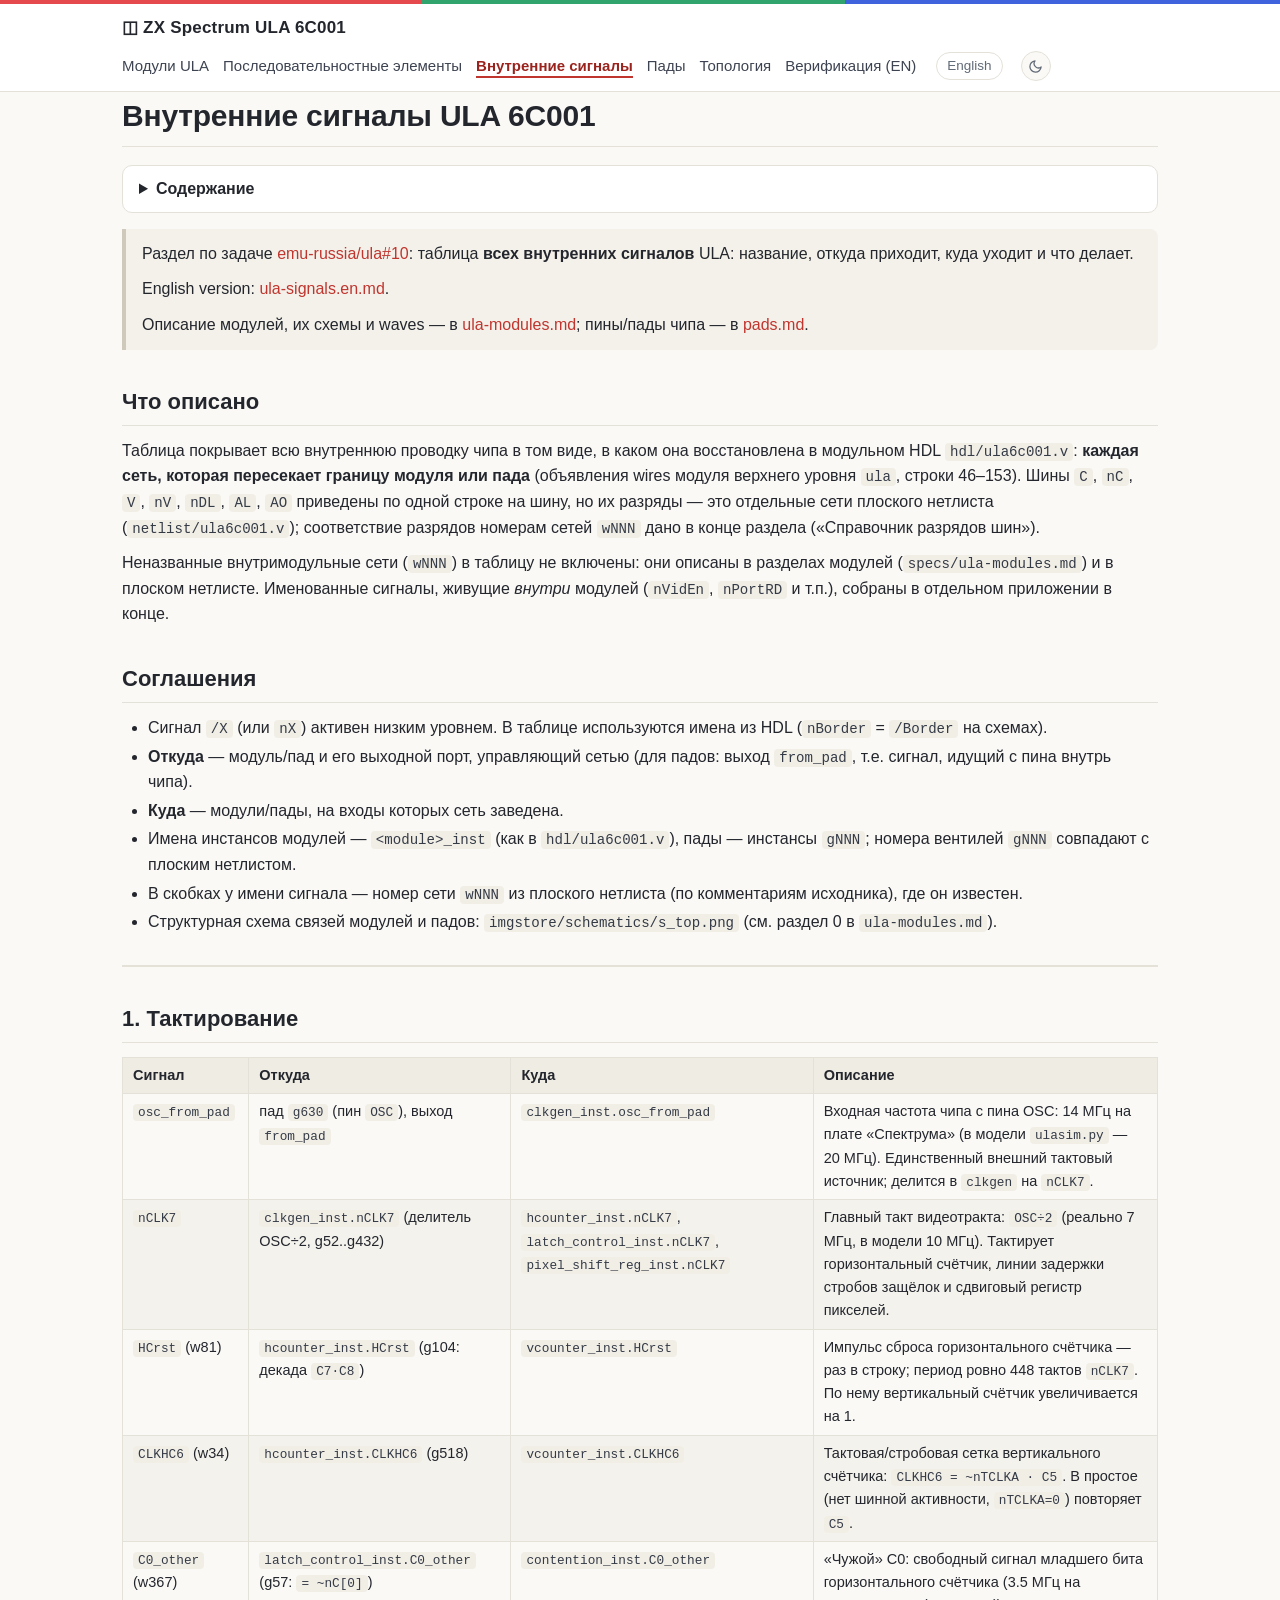
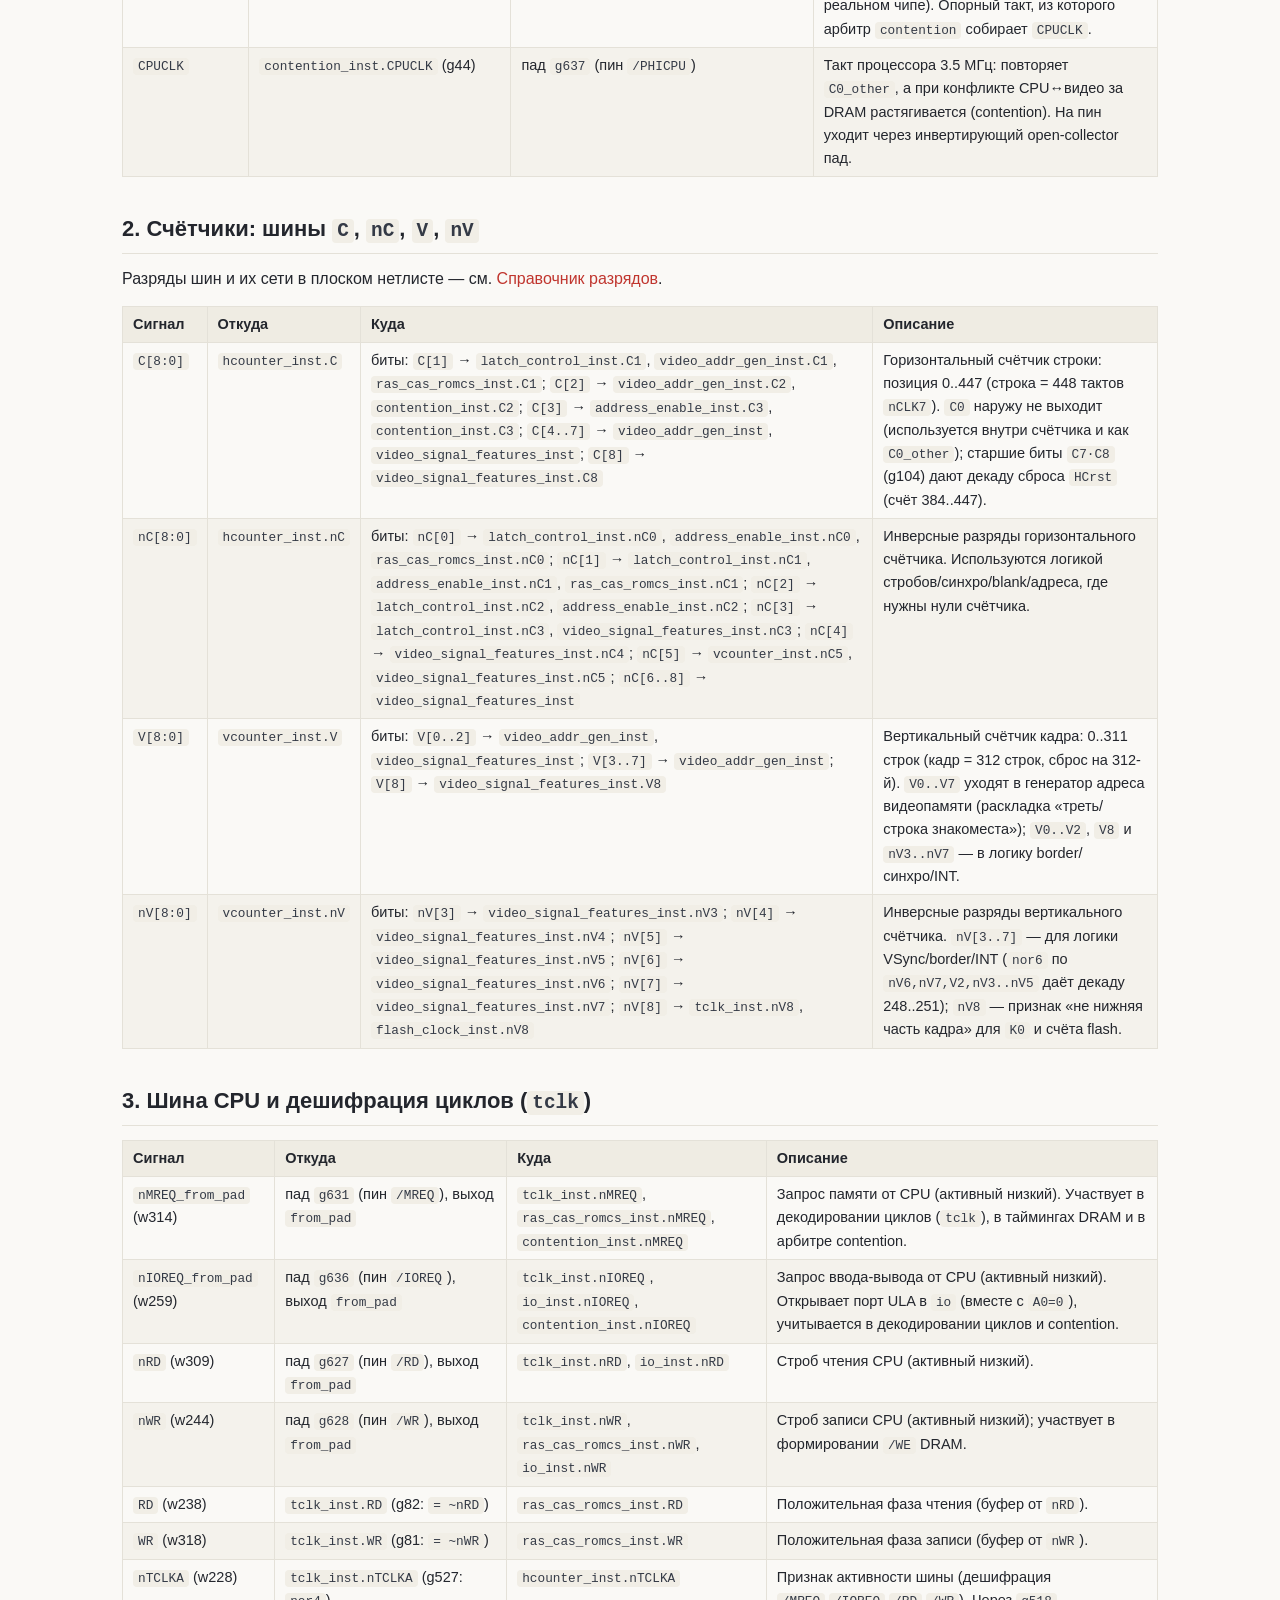
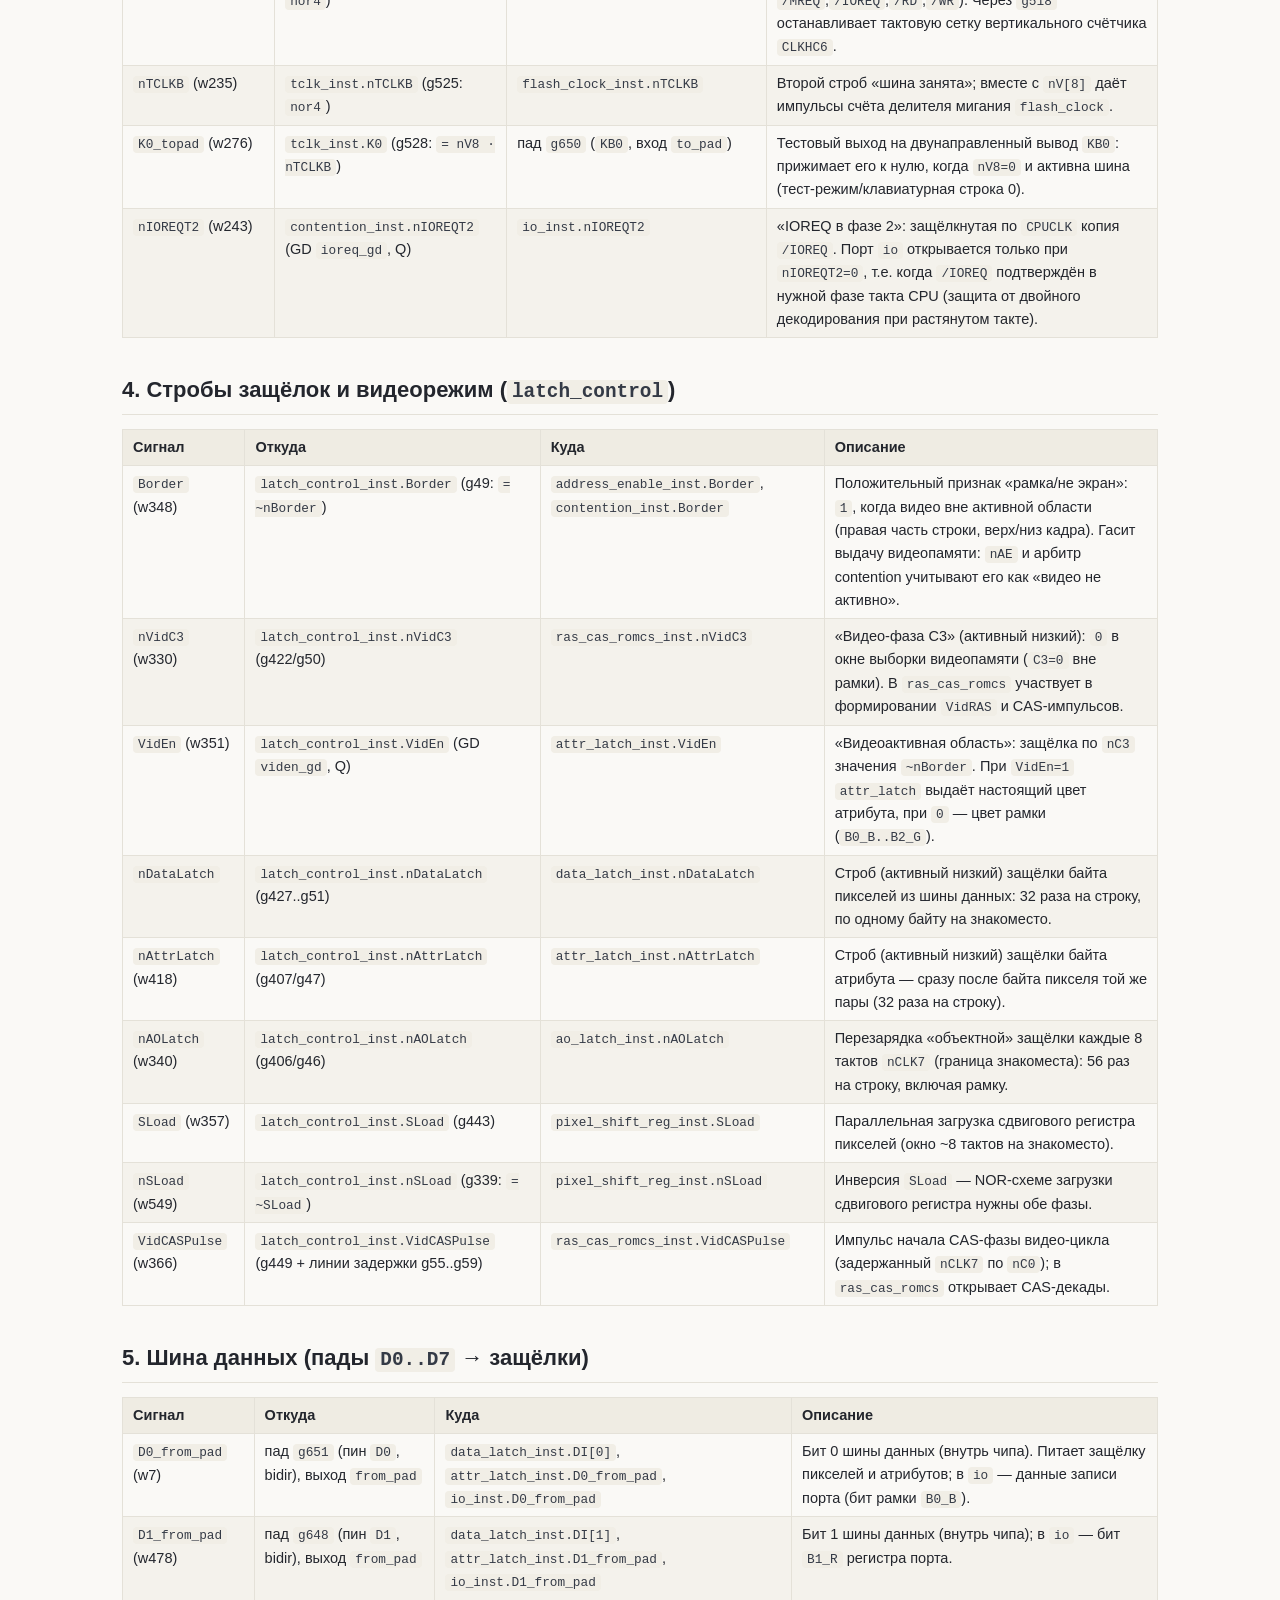
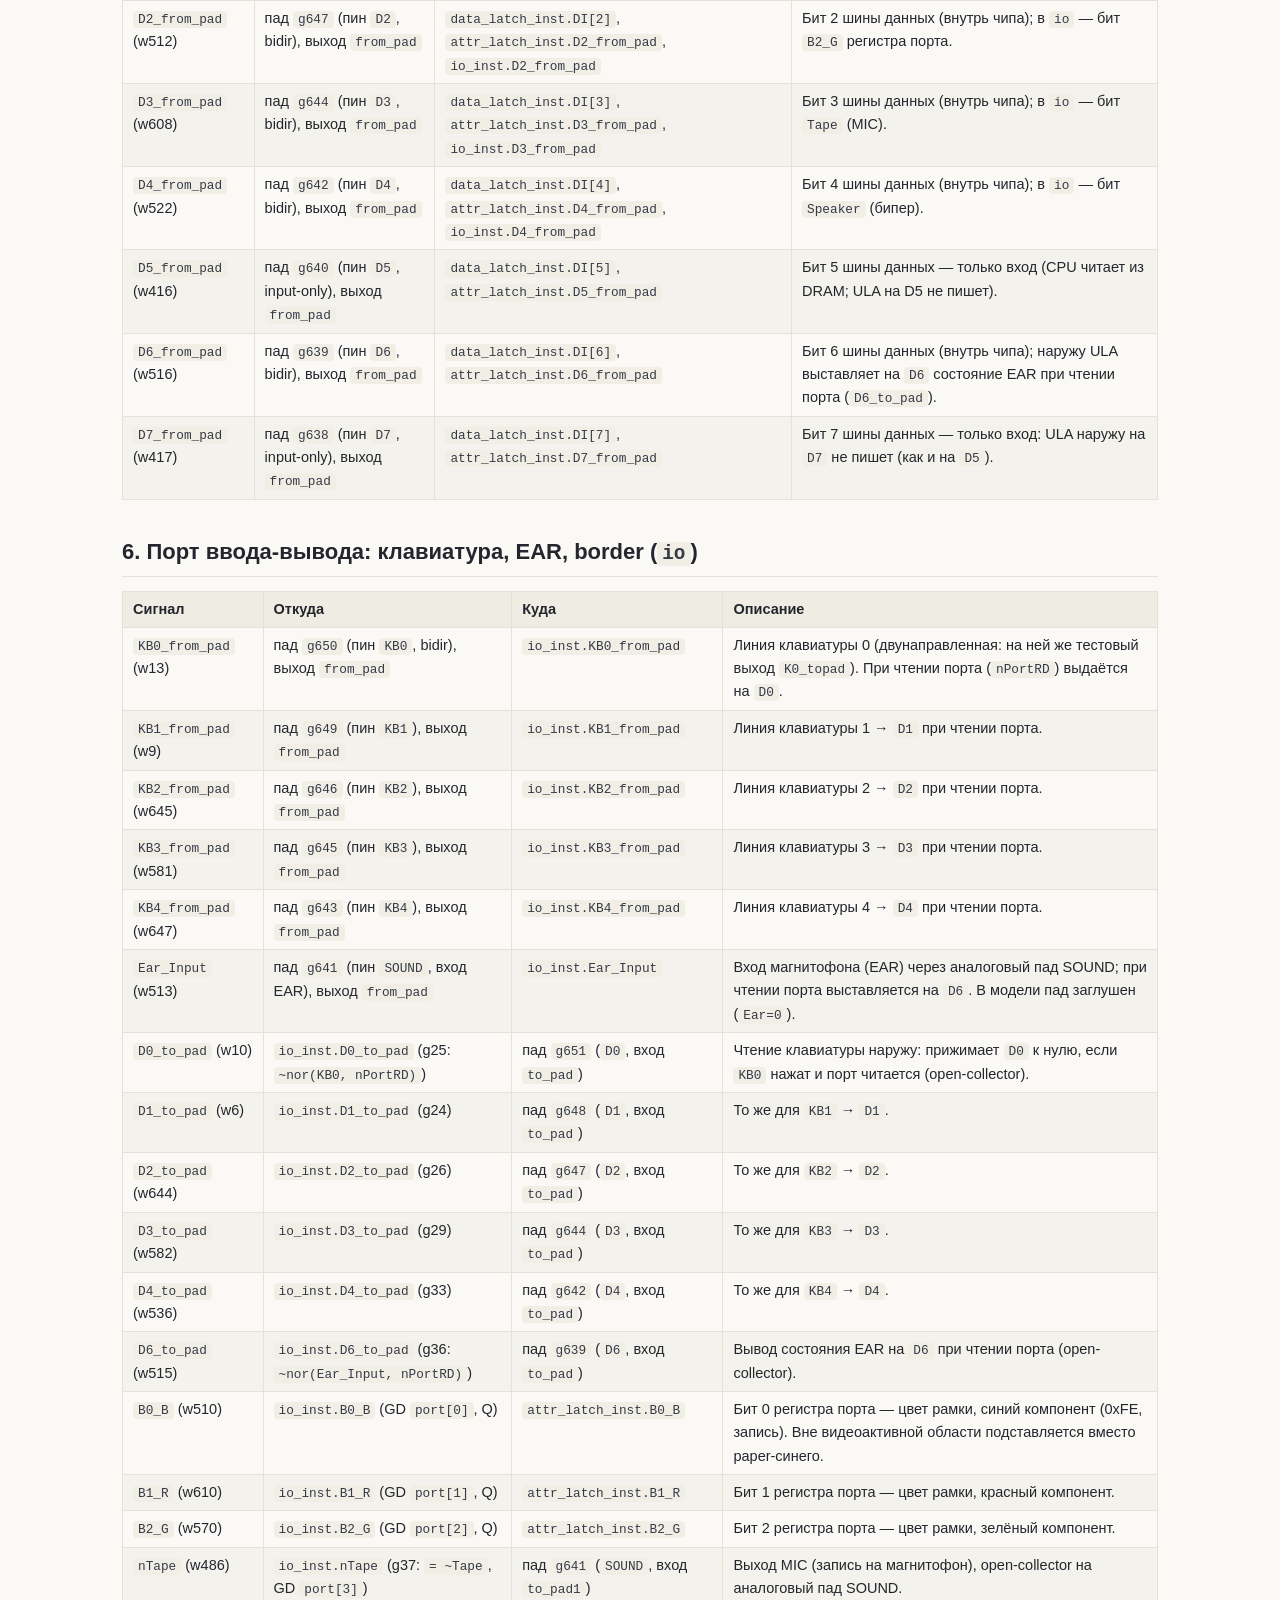
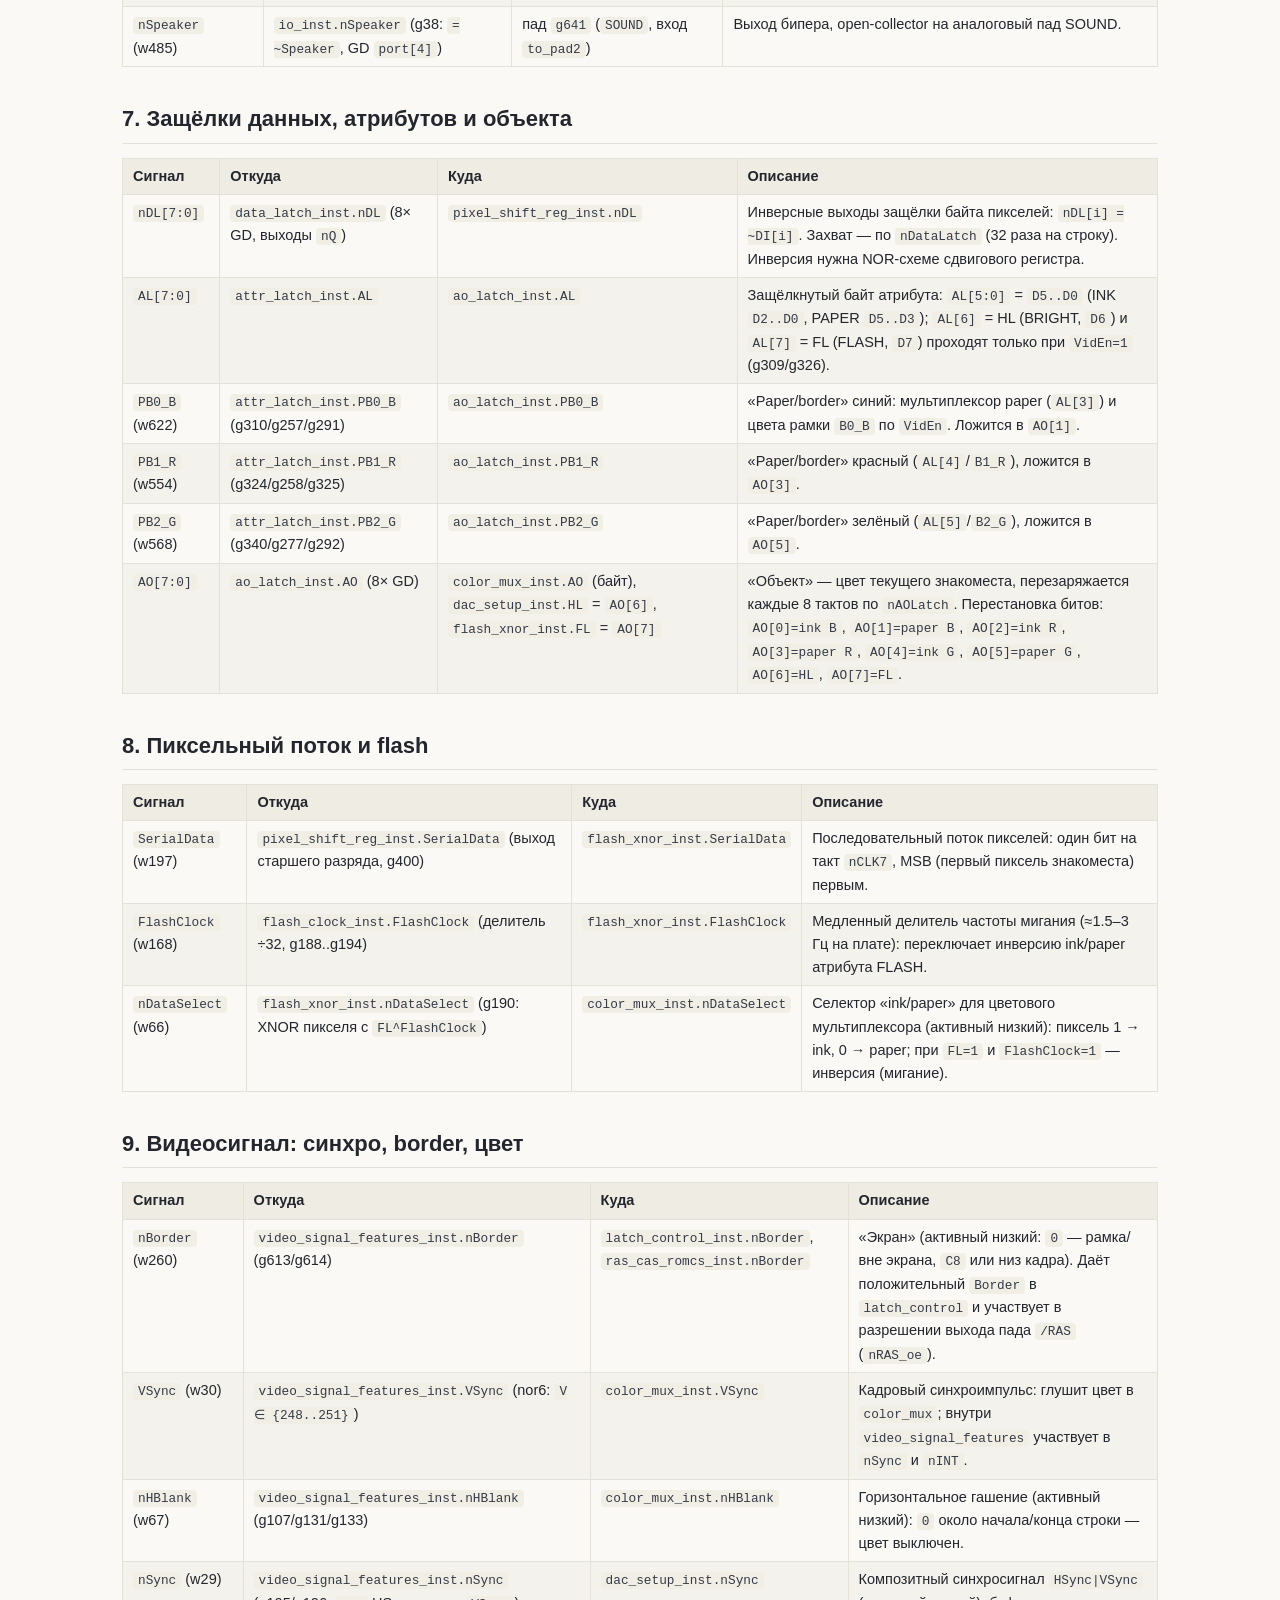
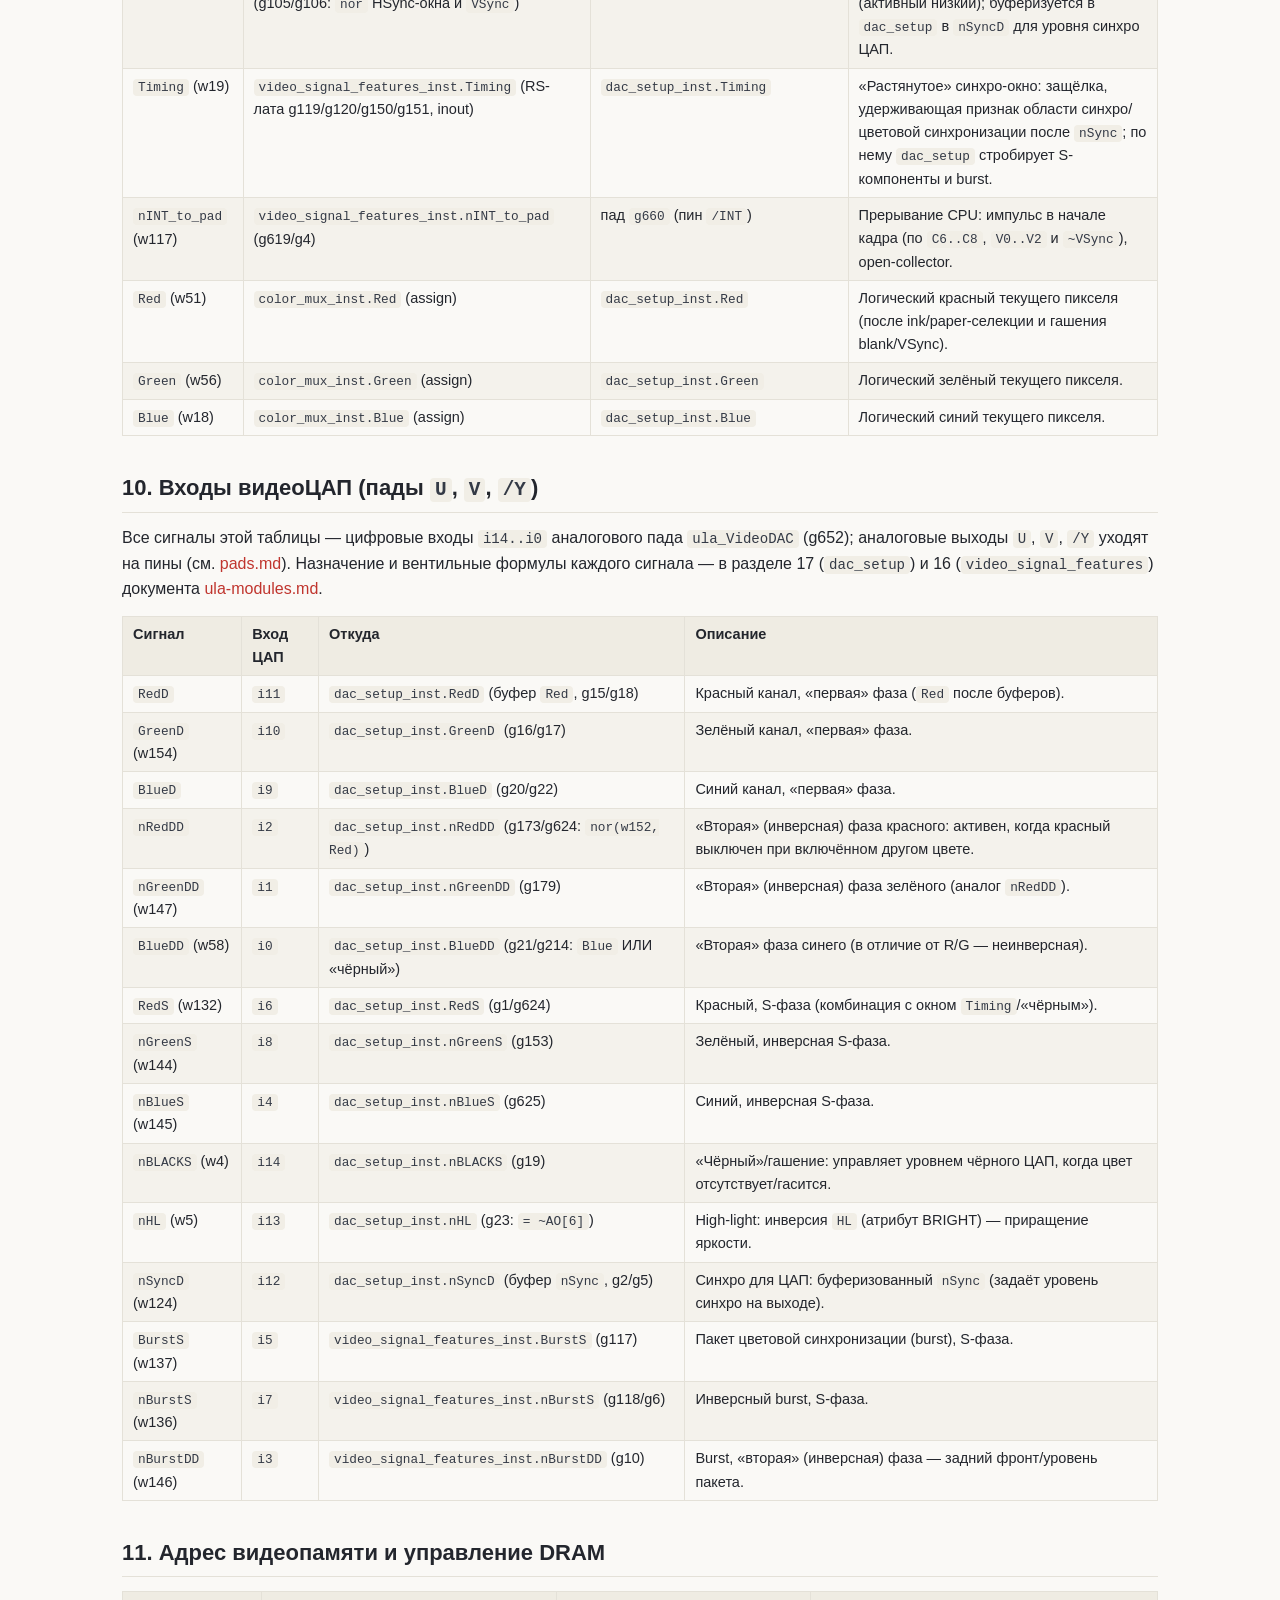
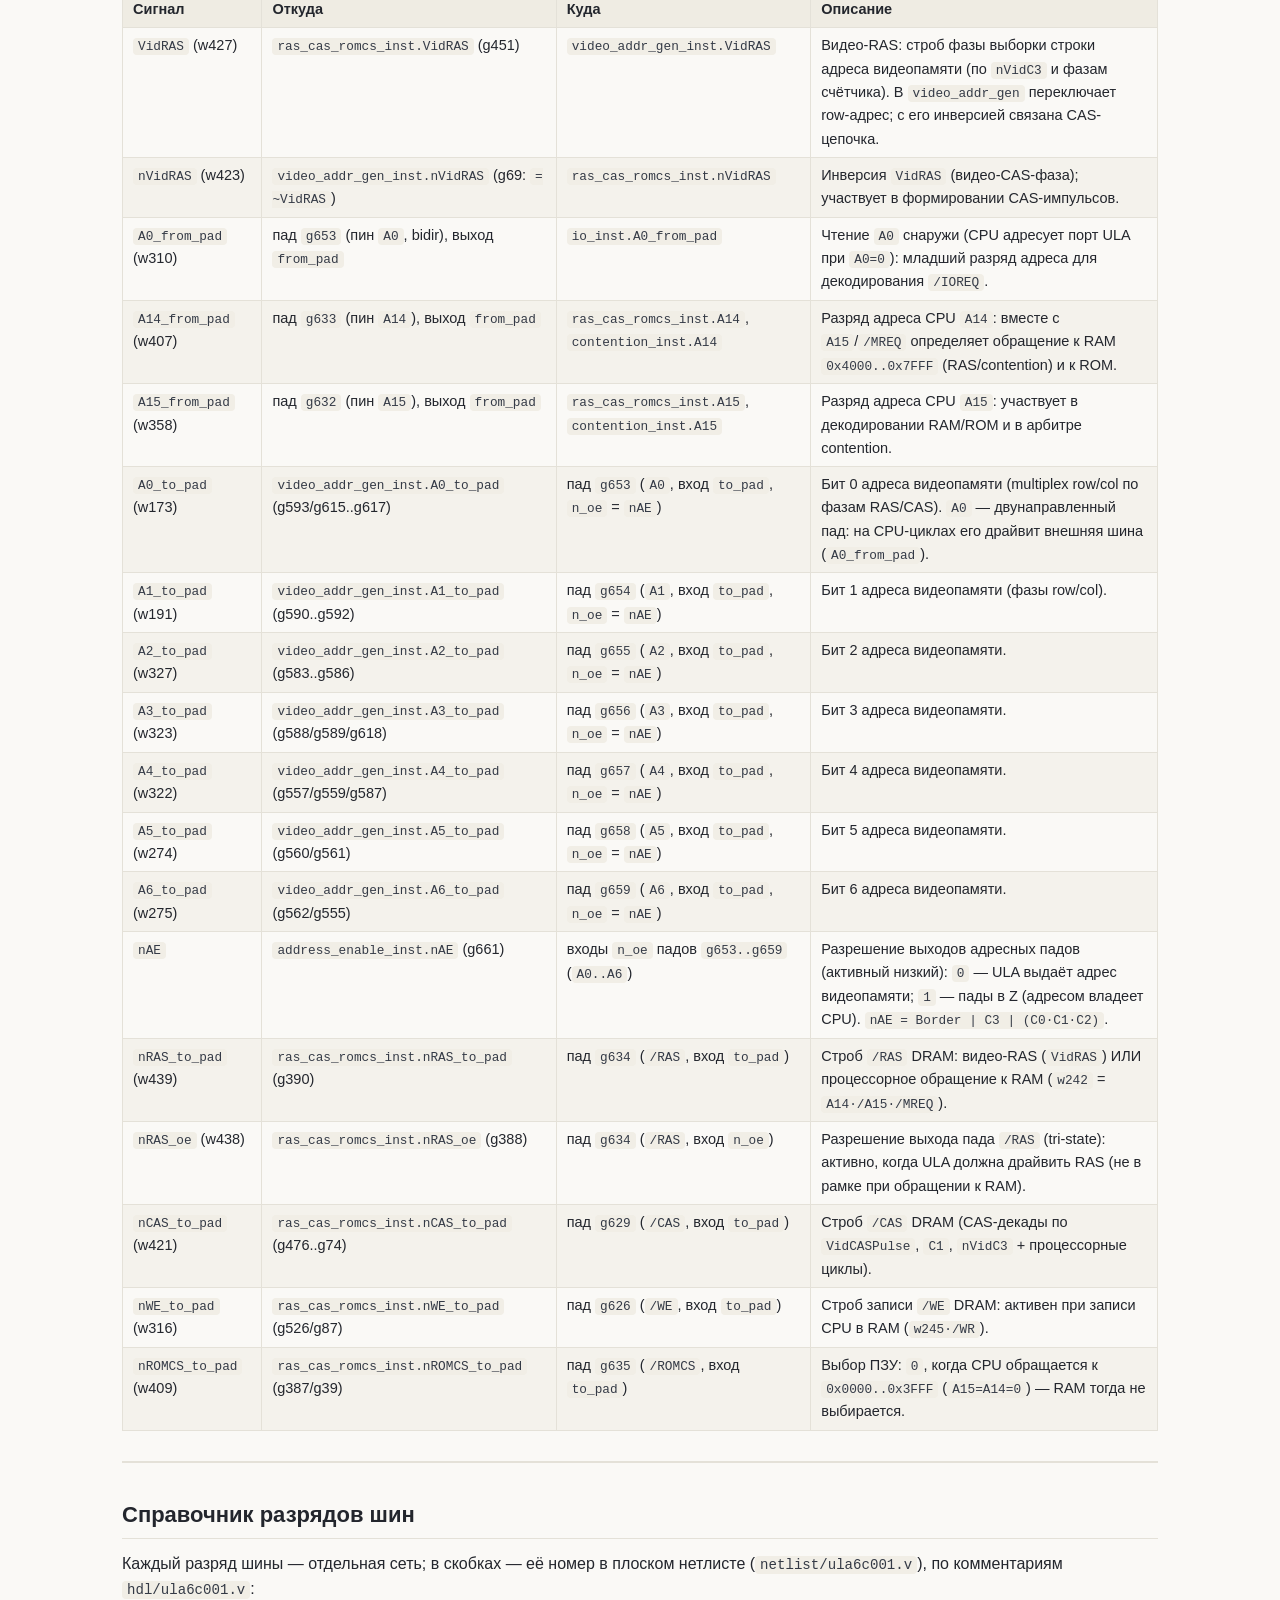
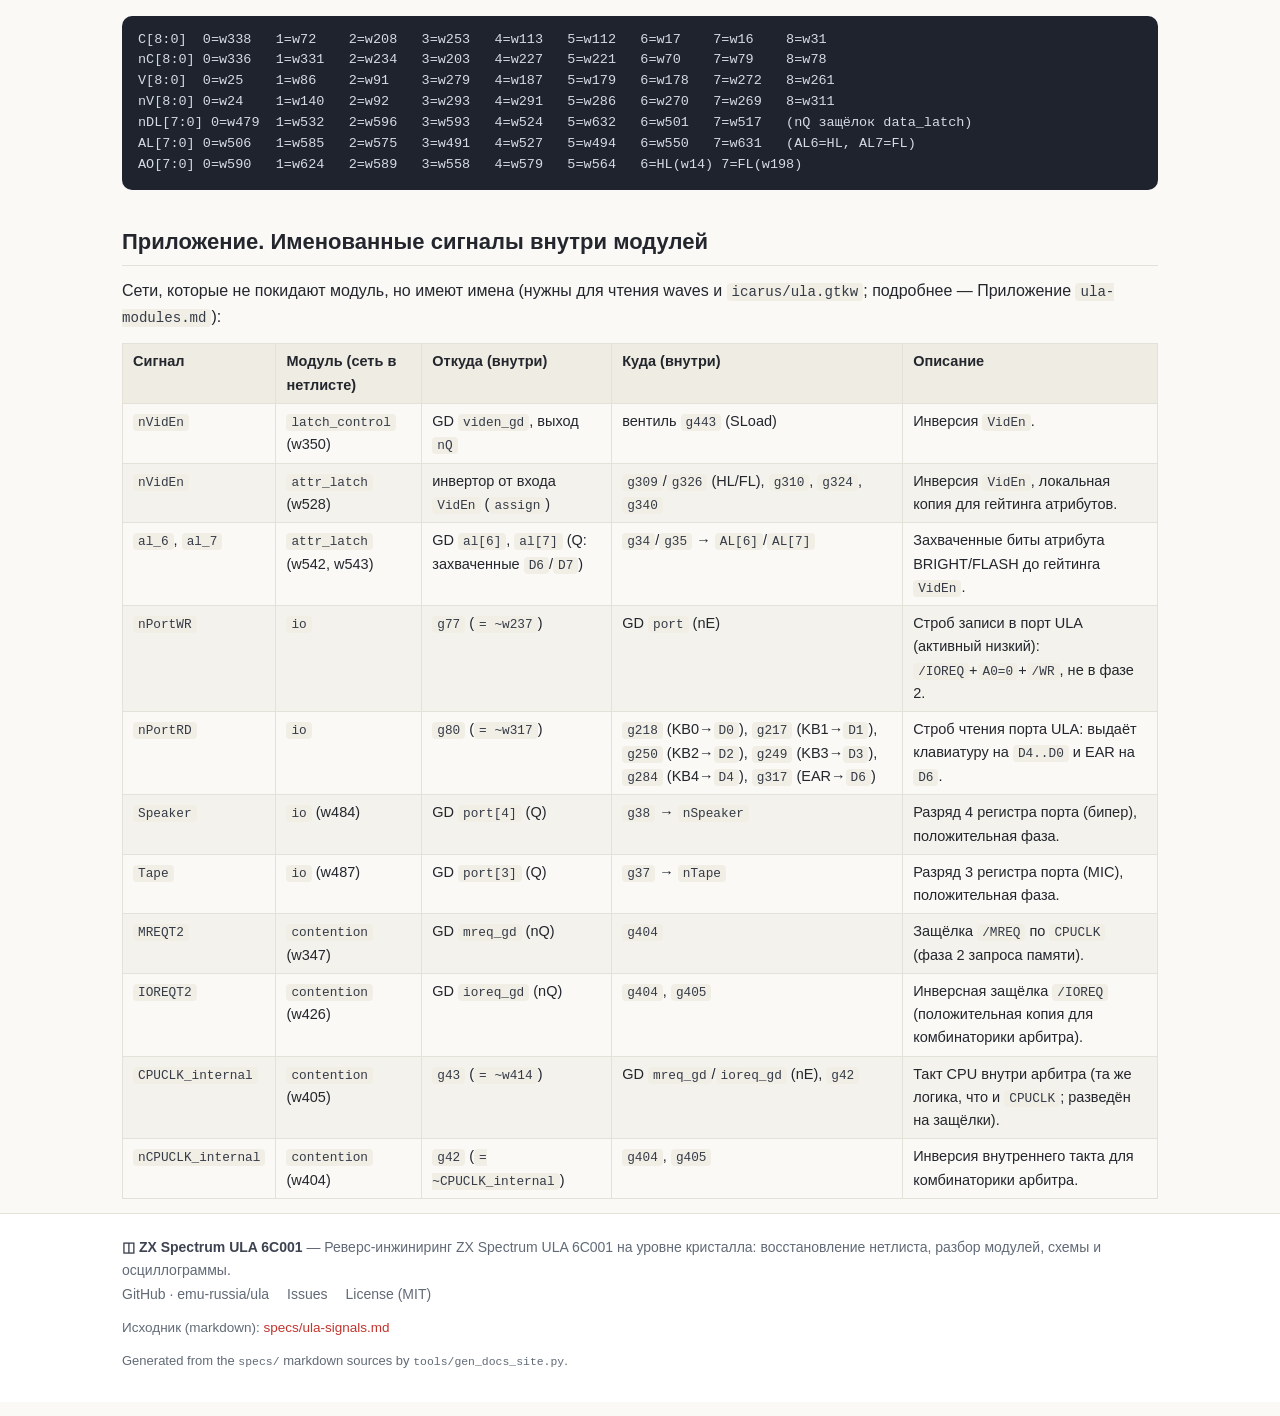
<file: docs/ula-signals.ru.html>
<!DOCTYPE html>
<html lang="ru">
<head>
<meta charset="utf-8">
<meta name="viewport" content="width=device-width, initial-scale=1">
<meta name="color-scheme" content="light dark">
<title>Внутренние сигналы ULA 6C001 · ZX Spectrum ULA 6C001</title>
<meta name="description" content="Таблица всех внутренних сигналов ULA 6C001: название, откуда приходит, куда уходит и что делает.">
<link rel="stylesheet" href="assets/style.css">
<script src="assets/theme.js"></script>
<link rel="icon" href="data:image/svg+xml,%3Csvg xmlns='http://www.w3.org/2000/svg' viewBox='0 0 16 16'%3E%3Crect width='16' height='16' rx='3' fill='%23111'/%3E%3Crect x='3' y='3' width='3' height='10' fill='%23e5484d'/%3E%3Crect x='7' y='3' width='3' height='10' fill='%2330a46c'/%3E%3Crect x='11' y='3' width='2' height='10' fill='%233e63dd'/%3E%3C/svg%3E">
</head>
<body>
<header class="site-header">
  <div class="wrap">
    <a class="brand" href="index.ru.html">◫ ZX Spectrum ULA 6C001</a>
    <nav class="site-nav" aria-label="main">
      <a href="ula-modules.ru.html">Модули ULA</a><a href="seq.ru.html">Последовательностные элементы</a><a class="active" href="ula-signals.ru.html">Внутренние сигналы</a><a href="pads.ru.html">Пады</a><a href="topo.ru.html">Топология</a><a href="hdl-vs-netlist-verification.html">Верификация (EN)</a>
      <a class="lang-switch" href="ula-signals.html">English</a>
      
      <button class="theme-toggle" type="button" aria-label="Toggle color theme" title="Toggle color theme">
        <svg class="icon icon-moon" viewBox="0 0 24 24" aria-hidden="true"><path d="M21 12.79A9 9 0 1 1 11.21 3 7 7 0 0 0 21 12.79z"></path></svg>
        <svg class="icon icon-sun" viewBox="0 0 24 24" aria-hidden="true"><circle cx="12" cy="12" r="5"></circle><line x1="12" y1="1" x2="12" y2="3"></line><line x1="12" y1="21" x2="12" y2="23"></line><line x1="4.22" y1="4.22" x2="5.64" y2="5.64"></line><line x1="18.36" y1="18.36" x2="19.78" y2="19.78"></line><line x1="1" y1="12" x2="3" y2="12"></line><line x1="21" y1="12" x2="23" y2="12"></line><line x1="4.22" y1="19.78" x2="5.64" y2="18.36"></line><line x1="18.36" y1="5.64" x2="19.78" y2="4.22"></line></svg>
      </button>
    </nav>
  </div>
</header>
<main class="wrap">
  <article class="doc">
<h1 id="внутренние-сигналы-ula-6c001">Внутренние сигналы ULA 6C001</h1>
<details class="page-toc"><summary>Содержание</summary><ul>
<li><a href="#что-описано">Что описано</a></li>
<li><a href="#соглашения">Соглашения</a></li>
<li><a href="#1-тактирование">1. Тактирование</a></li>
<li><a href="#2-счётчики-шины-c-nc-v-nv">2. Счётчики: шины C, nC, V, nV</a></li>
<li><a href="#3-шина-cpu-и-дешифрация-циклов-tclk">3. Шина CPU и дешифрация циклов (tclk)</a></li>
<li><a href="#4-стробы-защёлок-и-видеорежим-latch_control">4. Стробы защёлок и видеорежим (latch_control)</a></li>
<li><a href="#5-шина-данных-пады-d0d7-защёлки">5. Шина данных (пады D0..D7 → защёлки)</a></li>
<li><a href="#6-порт-ввода-вывода-клавиатура-ear-border-io">6. Порт ввода-вывода: клавиатура, EAR, border (io)</a></li>
<li><a href="#7-защёлки-данных-атрибутов-и-объекта">7. Защёлки данных, атрибутов и объекта</a></li>
<li><a href="#8-пиксельный-поток-и-flash">8. Пиксельный поток и flash</a></li>
<li><a href="#9-видеосигнал-синхро-border-цвет">9. Видеосигнал: синхро, border, цвет</a></li>
<li><a href="#10-входы-видеоцап-пады-u-v-y">10. Входы видеоЦАП (пады U, V, /Y)</a></li>
<li><a href="#11-адрес-видеопамяти-и-управление-dram">11. Адрес видеопамяти и управление DRAM</a></li>
<li><a href="#справочник-разрядов-шин">Справочник разрядов шин</a></li>
<li><a href="#приложение-именованные-сигналы-внутри-модулей">Приложение. Именованные сигналы внутри модулей</a></li>
</ul></details>
<blockquote>
<p>Раздел по задаче <a href="https://github.com/emu-russia/ula/issues/10">emu-russia/ula#10</a>:
таблица <strong>всех внутренних сигналов</strong> ULA: название, откуда приходит,
куда уходит и что делает.</p>
<p>English version: <a href="ula-signals.html">ula-signals.en.md</a>.</p>
<p>Описание модулей, их схемы и waves — в <a href="ula-modules.ru.html">ula-modules.md</a>;
пины/пады чипа — в <a href="pads.ru.html">pads.md</a>.</p>
</blockquote>
<h2 id="что-описано">Что описано</h2>
<p>Таблица покрывает всю внутреннюю проводку чипа в том виде, в каком она
восстановлена в модульном HDL <code>hdl/ula6c001.v</code>: <strong>каждая сеть, которая
пересекает границу модуля или пада</strong> (объявления wires модуля верхнего
уровня <code>ula</code>, строки 46–153). Шины <code>C</code>, <code>nC</code>, <code>V</code>, <code>nV</code>, <code>nDL</code>, <code>AL</code>, <code>AO</code>
приведены по одной строке на шину, но их разряды — это отдельные сети
плоского нетлиста (<code>netlist/ula6c001.v</code>); соответствие разрядов номерам
сетей <code>wNNN</code> дано в конце раздела («Справочник разрядов шин»).</p>
<p>Неназванные внутримодульные сети (<code>wNNN</code>) в таблицу не включены: они
описаны в разделах модулей (<code>specs/ula-modules.md</code>) и в плоском нетлисте.
Именованные сигналы, живущие <em>внутри</em> модулей (<code>nVidEn</code>, <code>nPortRD</code> и т.п.),
собраны в отдельном приложении в конце.</p>
<h2 id="соглашения">Соглашения</h2>
<ul>
<li>Сигнал <code>/X</code> (или <code>nX</code>) активен низким уровнем. В таблице используются
  имена из HDL (<code>nBorder</code> = <code>/Border</code> на схемах).</li>
<li><strong>Откуда</strong> — модуль/пад и его выходной порт, управляющий сетью
  (для падов: выход <code>from_pad</code>, т.е. сигнал, идущий с пина внутрь чипа).</li>
<li><strong>Куда</strong> — модули/пады, на входы которых сеть заведена.</li>
<li>Имена инстансов модулей — <code>&lt;module&gt;_inst</code> (как в <code>hdl/ula6c001.v</code>),
  пады — инстансы <code>gNNN</code>; номера вентилей <code>gNNN</code> совпадают с плоским
  нетлистом.</li>
<li>В скобках у имени сигнала — номер сети <code>wNNN</code> из плоского нетлиста
  (по комментариям исходника), где он известен.</li>
<li>Структурная схема связей модулей и падов: <code>imgstore/schematics/s_top.png</code>
  (см. раздел 0 в <code>ula-modules.md</code>).</li>
</ul>
<hr />
<h2 id="1-тактирование">1. Тактирование</h2>
<table>
<thead>
<tr>
<th>Сигнал</th>
<th>Откуда</th>
<th>Куда</th>
<th>Описание</th>
</tr>
</thead>
<tbody>
<tr>
<td><code>osc_from_pad</code></td>
<td>пад <code>g630</code> (пин <code>OSC</code>), выход <code>from_pad</code></td>
<td><code>clkgen_inst.osc_from_pad</code></td>
<td>Входная частота чипа с пина OSC: 14 МГц на плате «Спектрума» (в модели <code>ulasim.py</code> — 20 МГц). Единственный внешний тактовый источник; делится в <code>clkgen</code> на <code>nCLK7</code>.</td>
</tr>
<tr>
<td><code>nCLK7</code></td>
<td><code>clkgen_inst.nCLK7</code> (делитель OSC÷2, g52..g432)</td>
<td><code>hcounter_inst.nCLK7</code>, <code>latch_control_inst.nCLK7</code>, <code>pixel_shift_reg_inst.nCLK7</code></td>
<td>Главный такт видеотракта: <code>OSC÷2</code> (реально 7 МГц, в модели 10 МГц). Тактирует горизонтальный счётчик, линии задержки стробов защёлок и сдвиговый регистр пикселей.</td>
</tr>
<tr>
<td><code>HCrst</code> (w81)</td>
<td><code>hcounter_inst.HCrst</code> (g104: декада <code>C7·C8</code>)</td>
<td><code>vcounter_inst.HCrst</code></td>
<td>Импульс сброса горизонтального счётчика — раз в строку; период ровно 448 тактов <code>nCLK7</code>. По нему вертикальный счётчик увеличивается на 1.</td>
</tr>
<tr>
<td><code>CLKHC6</code> (w34)</td>
<td><code>hcounter_inst.CLKHC6</code> (g518)</td>
<td><code>vcounter_inst.CLKHC6</code></td>
<td>Тактовая/стробовая сетка вертикального счётчика: <code>CLKHC6 = ~nTCLKA · C5</code>. В простое (нет шинной активности, <code>nTCLKA=0</code>) повторяет <code>C5</code>.</td>
</tr>
<tr>
<td><code>C0_other</code> (w367)</td>
<td><code>latch_control_inst.C0_other</code> (g57: <code>= ~nC[0]</code>)</td>
<td><code>contention_inst.C0_other</code></td>
<td>«Чужой» C0: свободный сигнал младшего бита горизонтального счётчика (3.5 МГц на реальном чипе). Опорный такт, из которого арбитр <code>contention</code> собирает <code>CPUCLK</code>.</td>
</tr>
<tr>
<td><code>CPUCLK</code></td>
<td><code>contention_inst.CPUCLK</code> (g44)</td>
<td>пад <code>g637</code> (пин <code>/PHICPU</code>)</td>
<td>Такт процессора 3.5 МГц: повторяет <code>C0_other</code>, а при конфликте CPU↔видео за DRAM растягивается (contention). На пин уходит через инвертирующий open-collector пад.</td>
</tr>
</tbody>
</table>
<h2 id="2-счётчики-шины-c-nc-v-nv">2. Счётчики: шины <code>C</code>, <code>nC</code>, <code>V</code>, <code>nV</code></h2>
<p>Разряды шин и их сети в плоском нетлисте — см. <a href="#справочник-разрядов-шин">Справочник разрядов</a>.</p>
<table>
<thead>
<tr>
<th>Сигнал</th>
<th>Откуда</th>
<th>Куда</th>
<th>Описание</th>
</tr>
</thead>
<tbody>
<tr>
<td><code>C[8:0]</code></td>
<td><code>hcounter_inst.C</code></td>
<td>биты: <code>C[1]</code> → <code>latch_control_inst.C1</code>, <code>video_addr_gen_inst.C1</code>, <code>ras_cas_romcs_inst.C1</code>; <code>C[2]</code> → <code>video_addr_gen_inst.C2</code>, <code>contention_inst.C2</code>; <code>C[3]</code> → <code>address_enable_inst.C3</code>, <code>contention_inst.C3</code>; <code>C[4..7]</code> → <code>video_addr_gen_inst</code>, <code>video_signal_features_inst</code>; <code>C[8]</code> → <code>video_signal_features_inst.C8</code></td>
<td>Горизонтальный счётчик строки: позиция 0..447 (строка = 448 тактов <code>nCLK7</code>). <code>C0</code> наружу не выходит (используется внутри счётчика и как <code>C0_other</code>); старшие биты <code>C7·C8</code> (g104) дают декаду сброса <code>HCrst</code> (счёт 384..447).</td>
</tr>
<tr>
<td><code>nC[8:0]</code></td>
<td><code>hcounter_inst.nC</code></td>
<td>биты: <code>nC[0]</code> → <code>latch_control_inst.nC0</code>, <code>address_enable_inst.nC0</code>, <code>ras_cas_romcs_inst.nC0</code>; <code>nC[1]</code> → <code>latch_control_inst.nC1</code>, <code>address_enable_inst.nC1</code>, <code>ras_cas_romcs_inst.nC1</code>; <code>nC[2]</code> → <code>latch_control_inst.nC2</code>, <code>address_enable_inst.nC2</code>; <code>nC[3]</code> → <code>latch_control_inst.nC3</code>, <code>video_signal_features_inst.nC3</code>; <code>nC[4]</code> → <code>video_signal_features_inst.nC4</code>; <code>nC[5]</code> → <code>vcounter_inst.nC5</code>, <code>video_signal_features_inst.nC5</code>; <code>nC[6..8]</code> → <code>video_signal_features_inst</code></td>
<td>Инверсные разряды горизонтального счётчика. Используются логикой стробов/синхро/blank/адреса, где нужны нули счётчика.</td>
</tr>
<tr>
<td><code>V[8:0]</code></td>
<td><code>vcounter_inst.V</code></td>
<td>биты: <code>V[0..2]</code> → <code>video_addr_gen_inst</code>, <code>video_signal_features_inst</code>; <code>V[3..7]</code> → <code>video_addr_gen_inst</code>; <code>V[8]</code> → <code>video_signal_features_inst.V8</code></td>
<td>Вертикальный счётчик кадра: 0..311 строк (кадр = 312 строк, сброс на 312-й). <code>V0..V7</code> уходят в генератор адреса видеопамяти (раскладка «треть/строка знакоместа»); <code>V0..V2</code>, <code>V8</code> и <code>nV3..nV7</code> — в логику border/синхро/INT.</td>
</tr>
<tr>
<td><code>nV[8:0]</code></td>
<td><code>vcounter_inst.nV</code></td>
<td>биты: <code>nV[3]</code> → <code>video_signal_features_inst.nV3</code>; <code>nV[4]</code> → <code>video_signal_features_inst.nV4</code>; <code>nV[5]</code> → <code>video_signal_features_inst.nV5</code>; <code>nV[6]</code> → <code>video_signal_features_inst.nV6</code>; <code>nV[7]</code> → <code>video_signal_features_inst.nV7</code>; <code>nV[8]</code> → <code>tclk_inst.nV8</code>, <code>flash_clock_inst.nV8</code></td>
<td>Инверсные разряды вертикального счётчика. <code>nV[3..7]</code> — для логики VSync/border/INT (<code>nor6</code> по <code>nV6,nV7,V2,nV3..nV5</code> даёт декаду 248..251); <code>nV8</code> — признак «не нижняя часть кадра» для <code>K0</code> и счёта flash.</td>
</tr>
</tbody>
</table>
<h2 id="3-шина-cpu-и-дешифрация-циклов-tclk">3. Шина CPU и дешифрация циклов (<code>tclk</code>)</h2>
<table>
<thead>
<tr>
<th>Сигнал</th>
<th>Откуда</th>
<th>Куда</th>
<th>Описание</th>
</tr>
</thead>
<tbody>
<tr>
<td><code>nMREQ_from_pad</code> (w314)</td>
<td>пад <code>g631</code> (пин <code>/MREQ</code>), выход <code>from_pad</code></td>
<td><code>tclk_inst.nMREQ</code>, <code>ras_cas_romcs_inst.nMREQ</code>, <code>contention_inst.nMREQ</code></td>
<td>Запрос памяти от CPU (активный низкий). Участвует в декодировании циклов (<code>tclk</code>), в таймингах DRAM и в арбитре contention.</td>
</tr>
<tr>
<td><code>nIOREQ_from_pad</code> (w259)</td>
<td>пад <code>g636</code> (пин <code>/IOREQ</code>), выход <code>from_pad</code></td>
<td><code>tclk_inst.nIOREQ</code>, <code>io_inst.nIOREQ</code>, <code>contention_inst.nIOREQ</code></td>
<td>Запрос ввода-вывода от CPU (активный низкий). Открывает порт ULA в <code>io</code> (вместе с <code>A0=0</code>), учитывается в декодировании циклов и contention.</td>
</tr>
<tr>
<td><code>nRD</code> (w309)</td>
<td>пад <code>g627</code> (пин <code>/RD</code>), выход <code>from_pad</code></td>
<td><code>tclk_inst.nRD</code>, <code>io_inst.nRD</code></td>
<td>Строб чтения CPU (активный низкий).</td>
</tr>
<tr>
<td><code>nWR</code> (w244)</td>
<td>пад <code>g628</code> (пин <code>/WR</code>), выход <code>from_pad</code></td>
<td><code>tclk_inst.nWR</code>, <code>ras_cas_romcs_inst.nWR</code>, <code>io_inst.nWR</code></td>
<td>Строб записи CPU (активный низкий); участвует в формировании <code>/WE</code> DRAM.</td>
</tr>
<tr>
<td><code>RD</code> (w238)</td>
<td><code>tclk_inst.RD</code> (g82: <code>= ~nRD</code>)</td>
<td><code>ras_cas_romcs_inst.RD</code></td>
<td>Положительная фаза чтения (буфер от <code>nRD</code>).</td>
</tr>
<tr>
<td><code>WR</code> (w318)</td>
<td><code>tclk_inst.WR</code> (g81: <code>= ~nWR</code>)</td>
<td><code>ras_cas_romcs_inst.WR</code></td>
<td>Положительная фаза записи (буфер от <code>nWR</code>).</td>
</tr>
<tr>
<td><code>nTCLKA</code> (w228)</td>
<td><code>tclk_inst.nTCLKA</code> (g527: <code>nor4</code>)</td>
<td><code>hcounter_inst.nTCLKA</code></td>
<td>Признак активности шины (дешифрация <code>/MREQ</code>,<code>/IOREQ</code>,<code>/RD</code>,<code>/WR</code>). Через <code>g518</code> останавливает тактовую сетку вертикального счётчика <code>CLKHC6</code>.</td>
</tr>
<tr>
<td><code>nTCLKB</code> (w235)</td>
<td><code>tclk_inst.nTCLKB</code> (g525: <code>nor4</code>)</td>
<td><code>flash_clock_inst.nTCLKB</code></td>
<td>Второй строб «шина занята»; вместе с <code>nV[8]</code> даёт импульсы счёта делителя мигания <code>flash_clock</code>.</td>
</tr>
<tr>
<td><code>K0_topad</code> (w276)</td>
<td><code>tclk_inst.K0</code> (g528: <code>= nV8 · nTCLKB</code>)</td>
<td>пад <code>g650</code> (<code>KB0</code>, вход <code>to_pad</code>)</td>
<td>Тестовый выход на двунаправленный вывод <code>KB0</code>: прижимает его к нулю, когда <code>nV8=0</code> и активна шина (тест-режим/клавиатурная строка 0).</td>
</tr>
<tr>
<td><code>nIOREQT2</code> (w243)</td>
<td><code>contention_inst.nIOREQT2</code> (GD <code>ioreq_gd</code>, Q)</td>
<td><code>io_inst.nIOREQT2</code></td>
<td>«IOREQ в фазе 2»: защёлкнутая по <code>CPUCLK</code> копия <code>/IOREQ</code>. Порт <code>io</code> открывается только при <code>nIOREQT2=0</code>, т.е. когда <code>/IOREQ</code> подтверждён в нужной фазе такта CPU (защита от двойного декодирования при растянутом такте).</td>
</tr>
</tbody>
</table>
<h2 id="4-стробы-защёлок-и-видеорежим-latch_control">4. Стробы защёлок и видеорежим (<code>latch_control</code>)</h2>
<table>
<thead>
<tr>
<th>Сигнал</th>
<th>Откуда</th>
<th>Куда</th>
<th>Описание</th>
</tr>
</thead>
<tbody>
<tr>
<td><code>Border</code> (w348)</td>
<td><code>latch_control_inst.Border</code> (g49: <code>= ~nBorder</code>)</td>
<td><code>address_enable_inst.Border</code>, <code>contention_inst.Border</code></td>
<td>Положительный признак «рамка/не экран»: <code>1</code>, когда видео вне активной области (правая часть строки, верх/низ кадра). Гасит выдачу видеопамяти: <code>nAE</code> и арбитр contention учитывают его как «видео не активно».</td>
</tr>
<tr>
<td><code>nVidC3</code> (w330)</td>
<td><code>latch_control_inst.nVidC3</code> (g422/g50)</td>
<td><code>ras_cas_romcs_inst.nVidC3</code></td>
<td>«Видео-фаза C3» (активный низкий): <code>0</code> в окне выборки видеопамяти (<code>C3=0</code> вне рамки). В <code>ras_cas_romcs</code> участвует в формировании <code>VidRAS</code> и CAS-импульсов.</td>
</tr>
<tr>
<td><code>VidEn</code> (w351)</td>
<td><code>latch_control_inst.VidEn</code> (GD <code>viden_gd</code>, Q)</td>
<td><code>attr_latch_inst.VidEn</code></td>
<td>«Видеоактивная область»: защёлка по <code>nC3</code> значения <code>~nBorder</code>. При <code>VidEn=1</code> <code>attr_latch</code> выдаёт настоящий цвет атрибута, при <code>0</code> — цвет рамки (<code>B0_B..B2_G</code>).</td>
</tr>
<tr>
<td><code>nDataLatch</code></td>
<td><code>latch_control_inst.nDataLatch</code> (g427..g51)</td>
<td><code>data_latch_inst.nDataLatch</code></td>
<td>Строб (активный низкий) защёлки байта пикселей из шины данных: 32 раза на строку, по одному байту на знакоместо.</td>
</tr>
<tr>
<td><code>nAttrLatch</code> (w418)</td>
<td><code>latch_control_inst.nAttrLatch</code> (g407/g47)</td>
<td><code>attr_latch_inst.nAttrLatch</code></td>
<td>Строб (активный низкий) защёлки байта атрибута — сразу после байта пикселя той же пары (32 раза на строку).</td>
</tr>
<tr>
<td><code>nAOLatch</code> (w340)</td>
<td><code>latch_control_inst.nAOLatch</code> (g406/g46)</td>
<td><code>ao_latch_inst.nAOLatch</code></td>
<td>Перезарядка «объектной» защёлки каждые 8 тактов <code>nCLK7</code> (граница знакоместа): 56 раз на строку, включая рамку.</td>
</tr>
<tr>
<td><code>SLoad</code> (w357)</td>
<td><code>latch_control_inst.SLoad</code> (g443)</td>
<td><code>pixel_shift_reg_inst.SLoad</code></td>
<td>Параллельная загрузка сдвигового регистра пикселей (окно ~8 тактов на знакоместо).</td>
</tr>
<tr>
<td><code>nSLoad</code> (w549)</td>
<td><code>latch_control_inst.nSLoad</code> (g339: <code>= ~SLoad</code>)</td>
<td><code>pixel_shift_reg_inst.nSLoad</code></td>
<td>Инверсия <code>SLoad</code> — NOR-схеме загрузки сдвигового регистра нужны обе фазы.</td>
</tr>
<tr>
<td><code>VidCASPulse</code> (w366)</td>
<td><code>latch_control_inst.VidCASPulse</code> (g449 + линии задержки g55..g59)</td>
<td><code>ras_cas_romcs_inst.VidCASPulse</code></td>
<td>Импульс начала CAS-фазы видео-цикла (задержанный <code>nCLK7</code> по <code>nC0</code>); в <code>ras_cas_romcs</code> открывает CAS-декады.</td>
</tr>
</tbody>
</table>
<h2 id="5-шина-данных-пады-d0d7-защёлки">5. Шина данных (пады <code>D0..D7</code> → защёлки)</h2>
<table>
<thead>
<tr>
<th>Сигнал</th>
<th>Откуда</th>
<th>Куда</th>
<th>Описание</th>
</tr>
</thead>
<tbody>
<tr>
<td><code>D0_from_pad</code> (w7)</td>
<td>пад <code>g651</code> (пин <code>D0</code>, bidir), выход <code>from_pad</code></td>
<td><code>data_latch_inst.DI[0]</code>, <code>attr_latch_inst.D0_from_pad</code>, <code>io_inst.D0_from_pad</code></td>
<td>Бит 0 шины данных (внутрь чипа). Питает защёлку пикселей и атрибутов; в <code>io</code> — данные записи порта (бит рамки <code>B0_B</code>).</td>
</tr>
<tr>
<td><code>D1_from_pad</code> (w478)</td>
<td>пад <code>g648</code> (пин <code>D1</code>, bidir), выход <code>from_pad</code></td>
<td><code>data_latch_inst.DI[1]</code>, <code>attr_latch_inst.D1_from_pad</code>, <code>io_inst.D1_from_pad</code></td>
<td>Бит 1 шины данных (внутрь чипа); в <code>io</code> — бит <code>B1_R</code> регистра порта.</td>
</tr>
<tr>
<td><code>D2_from_pad</code> (w512)</td>
<td>пад <code>g647</code> (пин <code>D2</code>, bidir), выход <code>from_pad</code></td>
<td><code>data_latch_inst.DI[2]</code>, <code>attr_latch_inst.D2_from_pad</code>, <code>io_inst.D2_from_pad</code></td>
<td>Бит 2 шины данных (внутрь чипа); в <code>io</code> — бит <code>B2_G</code> регистра порта.</td>
</tr>
<tr>
<td><code>D3_from_pad</code> (w608)</td>
<td>пад <code>g644</code> (пин <code>D3</code>, bidir), выход <code>from_pad</code></td>
<td><code>data_latch_inst.DI[3]</code>, <code>attr_latch_inst.D3_from_pad</code>, <code>io_inst.D3_from_pad</code></td>
<td>Бит 3 шины данных (внутрь чипа); в <code>io</code> — бит <code>Tape</code> (MIC).</td>
</tr>
<tr>
<td><code>D4_from_pad</code> (w522)</td>
<td>пад <code>g642</code> (пин <code>D4</code>, bidir), выход <code>from_pad</code></td>
<td><code>data_latch_inst.DI[4]</code>, <code>attr_latch_inst.D4_from_pad</code>, <code>io_inst.D4_from_pad</code></td>
<td>Бит 4 шины данных (внутрь чипа); в <code>io</code> — бит <code>Speaker</code> (бипер).</td>
</tr>
<tr>
<td><code>D5_from_pad</code> (w416)</td>
<td>пад <code>g640</code> (пин <code>D5</code>, input-only), выход <code>from_pad</code></td>
<td><code>data_latch_inst.DI[5]</code>, <code>attr_latch_inst.D5_from_pad</code></td>
<td>Бит 5 шины данных — только вход (CPU читает из DRAM; ULA на D5 не пишет).</td>
</tr>
<tr>
<td><code>D6_from_pad</code> (w516)</td>
<td>пад <code>g639</code> (пин <code>D6</code>, bidir), выход <code>from_pad</code></td>
<td><code>data_latch_inst.DI[6]</code>, <code>attr_latch_inst.D6_from_pad</code></td>
<td>Бит 6 шины данных (внутрь чипа); наружу ULA выставляет на <code>D6</code> состояние EAR при чтении порта (<code>D6_to_pad</code>).</td>
</tr>
<tr>
<td><code>D7_from_pad</code> (w417)</td>
<td>пад <code>g638</code> (пин <code>D7</code>, input-only), выход <code>from_pad</code></td>
<td><code>data_latch_inst.DI[7]</code>, <code>attr_latch_inst.D7_from_pad</code></td>
<td>Бит 7 шины данных — только вход: ULA наружу на <code>D7</code> не пишет (как и на <code>D5</code>).</td>
</tr>
</tbody>
</table>
<h2 id="6-порт-ввода-вывода-клавиатура-ear-border-io">6. Порт ввода-вывода: клавиатура, EAR, border (<code>io</code>)</h2>
<table>
<thead>
<tr>
<th>Сигнал</th>
<th>Откуда</th>
<th>Куда</th>
<th>Описание</th>
</tr>
</thead>
<tbody>
<tr>
<td><code>KB0_from_pad</code> (w13)</td>
<td>пад <code>g650</code> (пин <code>KB0</code>, bidir), выход <code>from_pad</code></td>
<td><code>io_inst.KB0_from_pad</code></td>
<td>Линия клавиатуры 0 (двунаправленная: на ней же тестовый выход <code>K0_topad</code>). При чтении порта (<code>nPortRD</code>) выдаётся на <code>D0</code>.</td>
</tr>
<tr>
<td><code>KB1_from_pad</code> (w9)</td>
<td>пад <code>g649</code> (пин <code>KB1</code>), выход <code>from_pad</code></td>
<td><code>io_inst.KB1_from_pad</code></td>
<td>Линия клавиатуры 1 → <code>D1</code> при чтении порта.</td>
</tr>
<tr>
<td><code>KB2_from_pad</code> (w645)</td>
<td>пад <code>g646</code> (пин <code>KB2</code>), выход <code>from_pad</code></td>
<td><code>io_inst.KB2_from_pad</code></td>
<td>Линия клавиатуры 2 → <code>D2</code> при чтении порта.</td>
</tr>
<tr>
<td><code>KB3_from_pad</code> (w581)</td>
<td>пад <code>g645</code> (пин <code>KB3</code>), выход <code>from_pad</code></td>
<td><code>io_inst.KB3_from_pad</code></td>
<td>Линия клавиатуры 3 → <code>D3</code> при чтении порта.</td>
</tr>
<tr>
<td><code>KB4_from_pad</code> (w647)</td>
<td>пад <code>g643</code> (пин <code>KB4</code>), выход <code>from_pad</code></td>
<td><code>io_inst.KB4_from_pad</code></td>
<td>Линия клавиатуры 4 → <code>D4</code> при чтении порта.</td>
</tr>
<tr>
<td><code>Ear_Input</code> (w513)</td>
<td>пад <code>g641</code> (пин <code>SOUND</code>, вход EAR), выход <code>from_pad</code></td>
<td><code>io_inst.Ear_Input</code></td>
<td>Вход магнитофона (EAR) через аналоговый пад SOUND; при чтении порта выставляется на <code>D6</code>. В модели пад заглушен (<code>Ear=0</code>).</td>
</tr>
<tr>
<td><code>D0_to_pad</code> (w10)</td>
<td><code>io_inst.D0_to_pad</code> (g25: <code>~nor(KB0, nPortRD)</code>)</td>
<td>пад <code>g651</code> (<code>D0</code>, вход <code>to_pad</code>)</td>
<td>Чтение клавиатуры наружу: прижимает <code>D0</code> к нулю, если <code>KB0</code> нажат и порт читается (open-collector).</td>
</tr>
<tr>
<td><code>D1_to_pad</code> (w6)</td>
<td><code>io_inst.D1_to_pad</code> (g24)</td>
<td>пад <code>g648</code> (<code>D1</code>, вход <code>to_pad</code>)</td>
<td>То же для <code>KB1</code> → <code>D1</code>.</td>
</tr>
<tr>
<td><code>D2_to_pad</code> (w644)</td>
<td><code>io_inst.D2_to_pad</code> (g26)</td>
<td>пад <code>g647</code> (<code>D2</code>, вход <code>to_pad</code>)</td>
<td>То же для <code>KB2</code> → <code>D2</code>.</td>
</tr>
<tr>
<td><code>D3_to_pad</code> (w582)</td>
<td><code>io_inst.D3_to_pad</code> (g29)</td>
<td>пад <code>g644</code> (<code>D3</code>, вход <code>to_pad</code>)</td>
<td>То же для <code>KB3</code> → <code>D3</code>.</td>
</tr>
<tr>
<td><code>D4_to_pad</code> (w536)</td>
<td><code>io_inst.D4_to_pad</code> (g33)</td>
<td>пад <code>g642</code> (<code>D4</code>, вход <code>to_pad</code>)</td>
<td>То же для <code>KB4</code> → <code>D4</code>.</td>
</tr>
<tr>
<td><code>D6_to_pad</code> (w515)</td>
<td><code>io_inst.D6_to_pad</code> (g36: <code>~nor(Ear_Input, nPortRD)</code>)</td>
<td>пад <code>g639</code> (<code>D6</code>, вход <code>to_pad</code>)</td>
<td>Вывод состояния EAR на <code>D6</code> при чтении порта (open-collector).</td>
</tr>
<tr>
<td><code>B0_B</code> (w510)</td>
<td><code>io_inst.B0_B</code> (GD <code>port[0]</code>, Q)</td>
<td><code>attr_latch_inst.B0_B</code></td>
<td>Бит 0 регистра порта — цвет рамки, синий компонент (0xFE, запись). Вне видеоактивной области подставляется вместо paper-синего.</td>
</tr>
<tr>
<td><code>B1_R</code> (w610)</td>
<td><code>io_inst.B1_R</code> (GD <code>port[1]</code>, Q)</td>
<td><code>attr_latch_inst.B1_R</code></td>
<td>Бит 1 регистра порта — цвет рамки, красный компонент.</td>
</tr>
<tr>
<td><code>B2_G</code> (w570)</td>
<td><code>io_inst.B2_G</code> (GD <code>port[2]</code>, Q)</td>
<td><code>attr_latch_inst.B2_G</code></td>
<td>Бит 2 регистра порта — цвет рамки, зелёный компонент.</td>
</tr>
<tr>
<td><code>nTape</code> (w486)</td>
<td><code>io_inst.nTape</code> (g37: <code>= ~Tape</code>, GD <code>port[3]</code>)</td>
<td>пад <code>g641</code> (<code>SOUND</code>, вход <code>to_pad1</code>)</td>
<td>Выход MIC (запись на магнитофон), open-collector на аналоговый пад SOUND.</td>
</tr>
<tr>
<td><code>nSpeaker</code> (w485)</td>
<td><code>io_inst.nSpeaker</code> (g38: <code>= ~Speaker</code>, GD <code>port[4]</code>)</td>
<td>пад <code>g641</code> (<code>SOUND</code>, вход <code>to_pad2</code>)</td>
<td>Выход бипера, open-collector на аналоговый пад SOUND.</td>
</tr>
</tbody>
</table>
<h2 id="7-защёлки-данных-атрибутов-и-объекта">7. Защёлки данных, атрибутов и объекта</h2>
<table>
<thead>
<tr>
<th>Сигнал</th>
<th>Откуда</th>
<th>Куда</th>
<th>Описание</th>
</tr>
</thead>
<tbody>
<tr>
<td><code>nDL[7:0]</code></td>
<td><code>data_latch_inst.nDL</code> (8× GD, выходы <code>nQ</code>)</td>
<td><code>pixel_shift_reg_inst.nDL</code></td>
<td>Инверсные выходы защёлки байта пикселей: <code>nDL[i] = ~DI[i]</code>. Захват — по <code>nDataLatch</code> (32 раза на строку). Инверсия нужна NOR-схеме сдвигового регистра.</td>
</tr>
<tr>
<td><code>AL[7:0]</code></td>
<td><code>attr_latch_inst.AL</code></td>
<td><code>ao_latch_inst.AL</code></td>
<td>Защёлкнутый байт атрибута: <code>AL[5:0]</code> = <code>D5..D0</code> (INK <code>D2..D0</code>, PAPER <code>D5..D3</code>); <code>AL[6]</code> = HL (BRIGHT, <code>D6</code>) и <code>AL[7]</code> = FL (FLASH, <code>D7</code>) проходят только при <code>VidEn=1</code> (g309/g326).</td>
</tr>
<tr>
<td><code>PB0_B</code> (w622)</td>
<td><code>attr_latch_inst.PB0_B</code> (g310/g257/g291)</td>
<td><code>ao_latch_inst.PB0_B</code></td>
<td>«Paper/border» синий: мультиплексор paper (<code>AL[3]</code>) и цвета рамки <code>B0_B</code> по <code>VidEn</code>. Ложится в <code>AO[1]</code>.</td>
</tr>
<tr>
<td><code>PB1_R</code> (w554)</td>
<td><code>attr_latch_inst.PB1_R</code> (g324/g258/g325)</td>
<td><code>ao_latch_inst.PB1_R</code></td>
<td>«Paper/border» красный (<code>AL[4]</code>/<code>B1_R</code>), ложится в <code>AO[3]</code>.</td>
</tr>
<tr>
<td><code>PB2_G</code> (w568)</td>
<td><code>attr_latch_inst.PB2_G</code> (g340/g277/g292)</td>
<td><code>ao_latch_inst.PB2_G</code></td>
<td>«Paper/border» зелёный (<code>AL[5]</code>/<code>B2_G</code>), ложится в <code>AO[5]</code>.</td>
</tr>
<tr>
<td><code>AO[7:0]</code></td>
<td><code>ao_latch_inst.AO</code> (8× GD)</td>
<td><code>color_mux_inst.AO</code> (байт), <code>dac_setup_inst.HL</code> = <code>AO[6]</code>, <code>flash_xnor_inst.FL</code> = <code>AO[7]</code></td>
<td>«Объект» — цвет текущего знакоместа, перезаряжается каждые 8 тактов по <code>nAOLatch</code>. Перестановка битов: <code>AO[0]=ink B</code>, <code>AO[1]=paper B</code>, <code>AO[2]=ink R</code>, <code>AO[3]=paper R</code>, <code>AO[4]=ink G</code>, <code>AO[5]=paper G</code>, <code>AO[6]=HL</code>, <code>AO[7]=FL</code>.</td>
</tr>
</tbody>
</table>
<h2 id="8-пиксельный-поток-и-flash">8. Пиксельный поток и flash</h2>
<table>
<thead>
<tr>
<th>Сигнал</th>
<th>Откуда</th>
<th>Куда</th>
<th>Описание</th>
</tr>
</thead>
<tbody>
<tr>
<td><code>SerialData</code> (w197)</td>
<td><code>pixel_shift_reg_inst.SerialData</code> (выход старшего разряда, g400)</td>
<td><code>flash_xnor_inst.SerialData</code></td>
<td>Последовательный поток пикселей: один бит на такт <code>nCLK7</code>, MSB (первый пиксель знакоместа) первым.</td>
</tr>
<tr>
<td><code>FlashClock</code> (w168)</td>
<td><code>flash_clock_inst.FlashClock</code> (делитель ÷32, g188..g194)</td>
<td><code>flash_xnor_inst.FlashClock</code></td>
<td>Медленный делитель частоты мигания (≈1.5–3 Гц на плате): переключает инверсию ink/paper атрибута FLASH.</td>
</tr>
<tr>
<td><code>nDataSelect</code> (w66)</td>
<td><code>flash_xnor_inst.nDataSelect</code> (g190: XNOR пикселя с <code>FL^FlashClock</code>)</td>
<td><code>color_mux_inst.nDataSelect</code></td>
<td>Селектор «ink/paper» для цветового мультиплексора (активный низкий): пиксель 1 → ink, 0 → paper; при <code>FL=1</code> и <code>FlashClock=1</code> — инверсия (мигание).</td>
</tr>
</tbody>
</table>
<h2 id="9-видеосигнал-синхро-border-цвет">9. Видеосигнал: синхро, border, цвет</h2>
<table>
<thead>
<tr>
<th>Сигнал</th>
<th>Откуда</th>
<th>Куда</th>
<th>Описание</th>
</tr>
</thead>
<tbody>
<tr>
<td><code>nBorder</code> (w260)</td>
<td><code>video_signal_features_inst.nBorder</code> (g613/g614)</td>
<td><code>latch_control_inst.nBorder</code>, <code>ras_cas_romcs_inst.nBorder</code></td>
<td>«Экран» (активный низкий: <code>0</code> — рамка/вне экрана, <code>C8</code> или низ кадра). Даёт положительный <code>Border</code> в <code>latch_control</code> и участвует в разрешении выхода пада <code>/RAS</code> (<code>nRAS_oe</code>).</td>
</tr>
<tr>
<td><code>VSync</code> (w30)</td>
<td><code>video_signal_features_inst.VSync</code> (nor6: <code>V ∈ {248..251}</code>)</td>
<td><code>color_mux_inst.VSync</code></td>
<td>Кадровый синхроимпульс: глушит цвет в <code>color_mux</code>; внутри <code>video_signal_features</code> участвует в <code>nSync</code> и <code>nINT</code>.</td>
</tr>
<tr>
<td><code>nHBlank</code> (w67)</td>
<td><code>video_signal_features_inst.nHBlank</code> (g107/g131/g133)</td>
<td><code>color_mux_inst.nHBlank</code></td>
<td>Горизонтальное гашение (активный низкий): <code>0</code> около начала/конца строки — цвет выключен.</td>
</tr>
<tr>
<td><code>nSync</code> (w29)</td>
<td><code>video_signal_features_inst.nSync</code> (g105/g106: <code>nor</code> HSync-окна и <code>VSync</code>)</td>
<td><code>dac_setup_inst.nSync</code></td>
<td>Композитный синхросигнал <code>HSync|VSync</code> (активный низкий); буферизуется в <code>dac_setup</code> в <code>nSyncD</code> для уровня синхро ЦАП.</td>
</tr>
<tr>
<td><code>Timing</code> (w19)</td>
<td><code>video_signal_features_inst.Timing</code> (RS-лата g119/g120/g150/g151, inout)</td>
<td><code>dac_setup_inst.Timing</code></td>
<td>«Растянутое» синхро-окно: защёлка, удерживающая признак области синхро/цветовой синхронизации после <code>nSync</code>; по нему <code>dac_setup</code> стробирует S-компоненты и burst.</td>
</tr>
<tr>
<td><code>nINT_to_pad</code> (w117)</td>
<td><code>video_signal_features_inst.nINT_to_pad</code> (g619/g4)</td>
<td>пад <code>g660</code> (пин <code>/INT</code>)</td>
<td>Прерывание CPU: импульс в начале кадра (по <code>C6..C8</code>, <code>V0..V2</code> и <code>~VSync</code>), open-collector.</td>
</tr>
<tr>
<td><code>Red</code> (w51)</td>
<td><code>color_mux_inst.Red</code> (assign)</td>
<td><code>dac_setup_inst.Red</code></td>
<td>Логический красный текущего пикселя (после ink/paper-селекции и гашения blank/VSync).</td>
</tr>
<tr>
<td><code>Green</code> (w56)</td>
<td><code>color_mux_inst.Green</code> (assign)</td>
<td><code>dac_setup_inst.Green</code></td>
<td>Логический зелёный текущего пикселя.</td>
</tr>
<tr>
<td><code>Blue</code> (w18)</td>
<td><code>color_mux_inst.Blue</code> (assign)</td>
<td><code>dac_setup_inst.Blue</code></td>
<td>Логический синий текущего пикселя.</td>
</tr>
</tbody>
</table>
<h2 id="10-входы-видеоцап-пады-u-v-y">10. Входы видеоЦАП (пады <code>U</code>, <code>V</code>, <code>/Y</code>)</h2>
<p>Все сигналы этой таблицы — цифровые входы <code>i14..i0</code> аналогового пада
<code>ula_VideoDAC</code> (g652); аналоговые выходы <code>U</code>, <code>V</code>, <code>/Y</code> уходят на пины
(см. <a href="pads.ru.html">pads.md</a>). Назначение и вентильные формулы каждого сигнала —
в разделе 17 (<code>dac_setup</code>) и 16 (<code>video_signal_features</code>) документа
<a href="ula-modules.ru.html">ula-modules.md</a>.</p>
<table>
<thead>
<tr>
<th>Сигнал</th>
<th>Вход ЦАП</th>
<th>Откуда</th>
<th>Описание</th>
</tr>
</thead>
<tbody>
<tr>
<td><code>RedD</code></td>
<td><code>i11</code></td>
<td><code>dac_setup_inst.RedD</code> (буфер <code>Red</code>, g15/g18)</td>
<td>Красный канал, «первая» фаза (<code>Red</code> после буферов).</td>
</tr>
<tr>
<td><code>GreenD</code> (w154)</td>
<td><code>i10</code></td>
<td><code>dac_setup_inst.GreenD</code> (g16/g17)</td>
<td>Зелёный канал, «первая» фаза.</td>
</tr>
<tr>
<td><code>BlueD</code></td>
<td><code>i9</code></td>
<td><code>dac_setup_inst.BlueD</code> (g20/g22)</td>
<td>Синий канал, «первая» фаза.</td>
</tr>
<tr>
<td><code>nRedDD</code></td>
<td><code>i2</code></td>
<td><code>dac_setup_inst.nRedDD</code> (g173/g624: <code>nor(w152, Red)</code>)</td>
<td>«Вторая» (инверсная) фаза красного: активен, когда красный выключен при включённом другом цвете.</td>
</tr>
<tr>
<td><code>nGreenDD</code> (w147)</td>
<td><code>i1</code></td>
<td><code>dac_setup_inst.nGreenDD</code> (g179)</td>
<td>«Вторая» (инверсная) фаза зелёного (аналог <code>nRedDD</code>).</td>
</tr>
<tr>
<td><code>BlueDD</code> (w58)</td>
<td><code>i0</code></td>
<td><code>dac_setup_inst.BlueDD</code> (g21/g214: <code>Blue</code> ИЛИ «чёрный»)</td>
<td>«Вторая» фаза синего (в отличие от R/G — неинверсная).</td>
</tr>
<tr>
<td><code>RedS</code> (w132)</td>
<td><code>i6</code></td>
<td><code>dac_setup_inst.RedS</code> (g1/g624)</td>
<td>Красный, S-фаза (комбинация с окном <code>Timing</code>/«чёрным»).</td>
</tr>
<tr>
<td><code>nGreenS</code> (w144)</td>
<td><code>i8</code></td>
<td><code>dac_setup_inst.nGreenS</code> (g153)</td>
<td>Зелёный, инверсная S-фаза.</td>
</tr>
<tr>
<td><code>nBlueS</code> (w145)</td>
<td><code>i4</code></td>
<td><code>dac_setup_inst.nBlueS</code> (g625)</td>
<td>Синий, инверсная S-фаза.</td>
</tr>
<tr>
<td><code>nBLACKS</code> (w4)</td>
<td><code>i14</code></td>
<td><code>dac_setup_inst.nBLACKS</code> (g19)</td>
<td>«Чёрный»/гашение: управляет уровнем чёрного ЦАП, когда цвет отсутствует/гасится.</td>
</tr>
<tr>
<td><code>nHL</code> (w5)</td>
<td><code>i13</code></td>
<td><code>dac_setup_inst.nHL</code> (g23: <code>= ~AO[6]</code>)</td>
<td>High-light: инверсия <code>HL</code> (атрибут BRIGHT) — приращение яркости.</td>
</tr>
<tr>
<td><code>nSyncD</code> (w124)</td>
<td><code>i12</code></td>
<td><code>dac_setup_inst.nSyncD</code> (буфер <code>nSync</code>, g2/g5)</td>
<td>Синхро для ЦАП: буферизованный <code>nSync</code> (задаёт уровень синхро на выходе).</td>
</tr>
<tr>
<td><code>BurstS</code> (w137)</td>
<td><code>i5</code></td>
<td><code>video_signal_features_inst.BurstS</code> (g117)</td>
<td>Пакет цветовой синхронизации (burst), S-фаза.</td>
</tr>
<tr>
<td><code>nBurstS</code> (w136)</td>
<td><code>i7</code></td>
<td><code>video_signal_features_inst.nBurstS</code> (g118/g6)</td>
<td>Инверсный burst, S-фаза.</td>
</tr>
<tr>
<td><code>nBurstDD</code> (w146)</td>
<td><code>i3</code></td>
<td><code>video_signal_features_inst.nBurstDD</code> (g10)</td>
<td>Burst, «вторая» (инверсная) фаза — задний фронт/уровень пакета.</td>
</tr>
</tbody>
</table>
<h2 id="11-адрес-видеопамяти-и-управление-dram">11. Адрес видеопамяти и управление DRAM</h2>
<table>
<thead>
<tr>
<th>Сигнал</th>
<th>Откуда</th>
<th>Куда</th>
<th>Описание</th>
</tr>
</thead>
<tbody>
<tr>
<td><code>VidRAS</code> (w427)</td>
<td><code>ras_cas_romcs_inst.VidRAS</code> (g451)</td>
<td><code>video_addr_gen_inst.VidRAS</code></td>
<td>Видео-RAS: строб фазы выборки строки адреса видеопамяти (по <code>nVidC3</code> и фазам счётчика). В <code>video_addr_gen</code> переключает row-адрес; с его инверсией связана CAS-цепочка.</td>
</tr>
<tr>
<td><code>nVidRAS</code> (w423)</td>
<td><code>video_addr_gen_inst.nVidRAS</code> (g69: <code>= ~VidRAS</code>)</td>
<td><code>ras_cas_romcs_inst.nVidRAS</code></td>
<td>Инверсия <code>VidRAS</code> (видео-CAS-фаза); участвует в формировании CAS-импульсов.</td>
</tr>
<tr>
<td><code>A0_from_pad</code> (w310)</td>
<td>пад <code>g653</code> (пин <code>A0</code>, bidir), выход <code>from_pad</code></td>
<td><code>io_inst.A0_from_pad</code></td>
<td>Чтение <code>A0</code> снаружи (CPU адресует порт ULA при <code>A0=0</code>): младший разряд адреса для декодирования <code>/IOREQ</code>.</td>
</tr>
<tr>
<td><code>A14_from_pad</code> (w407)</td>
<td>пад <code>g633</code> (пин <code>A14</code>), выход <code>from_pad</code></td>
<td><code>ras_cas_romcs_inst.A14</code>, <code>contention_inst.A14</code></td>
<td>Разряд адреса CPU <code>A14</code>: вместе с <code>A15</code>/<code>/MREQ</code> определяет обращение к RAM <code>0x4000..0x7FFF</code> (RAS/contention) и к ROM.</td>
</tr>
<tr>
<td><code>A15_from_pad</code> (w358)</td>
<td>пад <code>g632</code> (пин <code>A15</code>), выход <code>from_pad</code></td>
<td><code>ras_cas_romcs_inst.A15</code>, <code>contention_inst.A15</code></td>
<td>Разряд адреса CPU <code>A15</code>: участвует в декодировании RAM/ROM и в арбитре contention.</td>
</tr>
<tr>
<td><code>A0_to_pad</code> (w173)</td>
<td><code>video_addr_gen_inst.A0_to_pad</code> (g593/g615..g617)</td>
<td>пад <code>g653</code> (<code>A0</code>, вход <code>to_pad</code>, <code>n_oe</code> = <code>nAE</code>)</td>
<td>Бит 0 адреса видеопамяти (multiplex row/col по фазам RAS/CAS). <code>A0</code> — двунаправленный пад: на CPU-циклах его драйвит внешняя шина (<code>A0_from_pad</code>).</td>
</tr>
<tr>
<td><code>A1_to_pad</code> (w191)</td>
<td><code>video_addr_gen_inst.A1_to_pad</code> (g590..g592)</td>
<td>пад <code>g654</code> (<code>A1</code>, вход <code>to_pad</code>, <code>n_oe</code> = <code>nAE</code>)</td>
<td>Бит 1 адреса видеопамяти (фазы row/col).</td>
</tr>
<tr>
<td><code>A2_to_pad</code> (w327)</td>
<td><code>video_addr_gen_inst.A2_to_pad</code> (g583..g586)</td>
<td>пад <code>g655</code> (<code>A2</code>, вход <code>to_pad</code>, <code>n_oe</code> = <code>nAE</code>)</td>
<td>Бит 2 адреса видеопамяти.</td>
</tr>
<tr>
<td><code>A3_to_pad</code> (w323)</td>
<td><code>video_addr_gen_inst.A3_to_pad</code> (g588/g589/g618)</td>
<td>пад <code>g656</code> (<code>A3</code>, вход <code>to_pad</code>, <code>n_oe</code> = <code>nAE</code>)</td>
<td>Бит 3 адреса видеопамяти.</td>
</tr>
<tr>
<td><code>A4_to_pad</code> (w322)</td>
<td><code>video_addr_gen_inst.A4_to_pad</code> (g557/g559/g587)</td>
<td>пад <code>g657</code> (<code>A4</code>, вход <code>to_pad</code>, <code>n_oe</code> = <code>nAE</code>)</td>
<td>Бит 4 адреса видеопамяти.</td>
</tr>
<tr>
<td><code>A5_to_pad</code> (w274)</td>
<td><code>video_addr_gen_inst.A5_to_pad</code> (g560/g561)</td>
<td>пад <code>g658</code> (<code>A5</code>, вход <code>to_pad</code>, <code>n_oe</code> = <code>nAE</code>)</td>
<td>Бит 5 адреса видеопамяти.</td>
</tr>
<tr>
<td><code>A6_to_pad</code> (w275)</td>
<td><code>video_addr_gen_inst.A6_to_pad</code> (g562/g555)</td>
<td>пад <code>g659</code> (<code>A6</code>, вход <code>to_pad</code>, <code>n_oe</code> = <code>nAE</code>)</td>
<td>Бит 6 адреса видеопамяти.</td>
</tr>
<tr>
<td><code>nAE</code></td>
<td><code>address_enable_inst.nAE</code> (g661)</td>
<td>входы <code>n_oe</code> падов <code>g653..g659</code> (<code>A0..A6</code>)</td>
<td>Разрешение выходов адресных падов (активный низкий): <code>0</code> — ULA выдаёт адрес видеопамяти; <code>1</code> — пады в Z (адресом владеет CPU). <code>nAE = Border | C3 | (C0·C1·C2)</code>.</td>
</tr>
<tr>
<td><code>nRAS_to_pad</code> (w439)</td>
<td><code>ras_cas_romcs_inst.nRAS_to_pad</code> (g390)</td>
<td>пад <code>g634</code> (<code>/RAS</code>, вход <code>to_pad</code>)</td>
<td>Строб <code>/RAS</code> DRAM: видео-RAS (<code>VidRAS</code>) ИЛИ процессорное обращение к RAM (<code>w242</code> = <code>A14·/A15·/MREQ</code>).</td>
</tr>
<tr>
<td><code>nRAS_oe</code> (w438)</td>
<td><code>ras_cas_romcs_inst.nRAS_oe</code> (g388)</td>
<td>пад <code>g634</code> (<code>/RAS</code>, вход <code>n_oe</code>)</td>
<td>Разрешение выхода пада <code>/RAS</code> (tri-state): активно, когда ULA должна драйвить RAS (не в рамке при обращении к RAM).</td>
</tr>
<tr>
<td><code>nCAS_to_pad</code> (w421)</td>
<td><code>ras_cas_romcs_inst.nCAS_to_pad</code> (g476..g74)</td>
<td>пад <code>g629</code> (<code>/CAS</code>, вход <code>to_pad</code>)</td>
<td>Строб <code>/CAS</code> DRAM (CAS-декады по <code>VidCASPulse</code>, <code>C1</code>, <code>nVidC3</code> + процессорные циклы).</td>
</tr>
<tr>
<td><code>nWE_to_pad</code> (w316)</td>
<td><code>ras_cas_romcs_inst.nWE_to_pad</code> (g526/g87)</td>
<td>пад <code>g626</code> (<code>/WE</code>, вход <code>to_pad</code>)</td>
<td>Строб записи <code>/WE</code> DRAM: активен при записи CPU в RAM (<code>w245·/WR</code>).</td>
</tr>
<tr>
<td><code>nROMCS_to_pad</code> (w409)</td>
<td><code>ras_cas_romcs_inst.nROMCS_to_pad</code> (g387/g39)</td>
<td>пад <code>g635</code> (<code>/ROMCS</code>, вход <code>to_pad</code>)</td>
<td>Выбор ПЗУ: <code>0</code>, когда CPU обращается к <code>0x0000..0x3FFF</code> (<code>A15=A14=0</code>) — RAM тогда не выбирается.</td>
</tr>
</tbody>
</table>
<hr />
<h2 id="справочник-разрядов-шин">Справочник разрядов шин</h2>
<p>Каждый разряд шины — отдельная сеть; в скобках — её номер в плоском
нетлисте (<code>netlist/ula6c001.v</code>), по комментариям <code>hdl/ula6c001.v</code>:</p>
<pre><code>C[8:0]  0=w338   1=w72    2=w208   3=w253   4=w113   5=w112   6=w17    7=w16    8=w31
nC[8:0] 0=w336   1=w331   2=w234   3=w203   4=w227   5=w221   6=w70    7=w79    8=w78
V[8:0]  0=w25    1=w86    2=w91    3=w279   4=w187   5=w179   6=w178   7=w272   8=w261
nV[8:0] 0=w24    1=w140   2=w92    3=w293   4=w291   5=w286   6=w270   7=w269   8=w311
nDL[7:0] 0=w479  1=w532   2=w596   3=w593   4=w524   5=w632   6=w501   7=w517   (nQ защёлок data_latch)
AL[7:0] 0=w506   1=w585   2=w575   3=w491   4=w527   5=w494   6=w550   7=w631   (AL6=HL, AL7=FL)
AO[7:0] 0=w590   1=w624   2=w589   3=w558   4=w579   5=w564   6=HL(w14) 7=FL(w198)
</code></pre>
<h2 id="приложение-именованные-сигналы-внутри-модулей">Приложение. Именованные сигналы внутри модулей</h2>
<p>Сети, которые не покидают модуль, но имеют имена (нужны для чтения waves и
<code>icarus/ula.gtkw</code>; подробнее — Приложение <code>ula-modules.md</code>):</p>
<table>
<thead>
<tr>
<th>Сигнал</th>
<th>Модуль (сеть в нетлисте)</th>
<th>Откуда (внутри)</th>
<th>Куда (внутри)</th>
<th>Описание</th>
</tr>
</thead>
<tbody>
<tr>
<td><code>nVidEn</code></td>
<td><code>latch_control</code> (w350)</td>
<td>GD <code>viden_gd</code>, выход <code>nQ</code></td>
<td>вентиль <code>g443</code> (SLoad)</td>
<td>Инверсия <code>VidEn</code>.</td>
</tr>
<tr>
<td><code>nVidEn</code></td>
<td><code>attr_latch</code> (w528)</td>
<td>инвертор от входа <code>VidEn</code> (<code>assign</code>)</td>
<td><code>g309</code>/<code>g326</code> (HL/FL), <code>g310</code>, <code>g324</code>, <code>g340</code></td>
<td>Инверсия <code>VidEn</code>, локальная копия для гейтинга атрибутов.</td>
</tr>
<tr>
<td><code>al_6</code>, <code>al_7</code></td>
<td><code>attr_latch</code> (w542, w543)</td>
<td>GD <code>al[6]</code>, <code>al[7]</code> (Q: захваченные <code>D6</code>/<code>D7</code>)</td>
<td><code>g34</code>/<code>g35</code> → <code>AL[6]</code>/<code>AL[7]</code></td>
<td>Захваченные биты атрибута BRIGHT/FLASH до гейтинга <code>VidEn</code>.</td>
</tr>
<tr>
<td><code>nPortWR</code></td>
<td><code>io</code></td>
<td><code>g77</code> (<code>= ~w237</code>)</td>
<td>GD <code>port</code> (nE)</td>
<td>Строб записи в порт ULA (активный низкий): <code>/IOREQ</code>+<code>A0=0</code>+<code>/WR</code>, не в фазе 2.</td>
</tr>
<tr>
<td><code>nPortRD</code></td>
<td><code>io</code></td>
<td><code>g80</code> (<code>= ~w317</code>)</td>
<td><code>g218</code> (KB0→<code>D0</code>), <code>g217</code> (KB1→<code>D1</code>), <code>g250</code> (KB2→<code>D2</code>), <code>g249</code> (KB3→<code>D3</code>), <code>g284</code> (KB4→<code>D4</code>), <code>g317</code> (EAR→<code>D6</code>)</td>
<td>Строб чтения порта ULA: выдаёт клавиатуру на <code>D4..D0</code> и EAR на <code>D6</code>.</td>
</tr>
<tr>
<td><code>Speaker</code></td>
<td><code>io</code> (w484)</td>
<td>GD <code>port[4]</code> (Q)</td>
<td><code>g38</code> → <code>nSpeaker</code></td>
<td>Разряд 4 регистра порта (бипер), положительная фаза.</td>
</tr>
<tr>
<td><code>Tape</code></td>
<td><code>io</code> (w487)</td>
<td>GD <code>port[3]</code> (Q)</td>
<td><code>g37</code> → <code>nTape</code></td>
<td>Разряд 3 регистра порта (MIC), положительная фаза.</td>
</tr>
<tr>
<td><code>MREQT2</code></td>
<td><code>contention</code> (w347)</td>
<td>GD <code>mreq_gd</code> (nQ)</td>
<td><code>g404</code></td>
<td>Защёлка <code>/MREQ</code> по <code>CPUCLK</code> (фаза 2 запроса памяти).</td>
</tr>
<tr>
<td><code>IOREQT2</code></td>
<td><code>contention</code> (w426)</td>
<td>GD <code>ioreq_gd</code> (nQ)</td>
<td><code>g404</code>, <code>g405</code></td>
<td>Инверсная защёлка <code>/IOREQ</code> (положительная копия для комбинаторики арбитра).</td>
</tr>
<tr>
<td><code>CPUCLK_internal</code></td>
<td><code>contention</code> (w405)</td>
<td><code>g43</code> (<code>= ~w414</code>)</td>
<td>GD <code>mreq_gd</code>/<code>ioreq_gd</code> (nE), <code>g42</code></td>
<td>Такт CPU внутри арбитра (та же логика, что и <code>CPUCLK</code>; разведён на защёлки).</td>
</tr>
<tr>
<td><code>nCPUCLK_internal</code></td>
<td><code>contention</code> (w404)</td>
<td><code>g42</code> (<code>= ~CPUCLK_internal</code>)</td>
<td><code>g404</code>, <code>g405</code></td>
<td>Инверсия внутреннего такта для комбинаторики арбитра.</td>
</tr>
</tbody>
</table>
  </article>
</main>
<footer class="site-footer">
  <div class="wrap">
    <div>
      <p class="f-title">◫ ZX Spectrum ULA 6C001 <span class="f-sub">— Реверс-инжиниринг ZX Spectrum ULA 6C001 на уровне кристалла: восстановление нетлиста, разбор модулей, схемы и осциллограммы.</span></p>
      <p class="f-links">
        <a href="https://github.com/emu-russia/ula">GitHub · emu-russia/ula</a>
        <a href="https://github.com/emu-russia/ula/issues">Issues</a>
        <a href="https://github.com/emu-russia/ula/blob/main/LICENSE">License (MIT)</a>
      </p>
    </div>
    <p class="srcnote">Исходник (markdown): <a href="https://github.com/emu-russia/ula/blob/main/ula-signals.md">specs/ula-signals.md</a></p>
    <p class="f-gen">Generated from the <code>specs/</code> markdown sources by <code>tools/gen_docs_site.py</code>.</p>
  </div>
</footer>
</body>
</html>
</file>
<file: docs/assets/style.css>
:root{
  --bg:#faf9f6; --panel:#ffffff; --ink:#23262d; --muted:#616a76;
  --line:#e4e1d8; --accent:#c0352e; --accent-ink:#9a231d; --nav-ink:#3d4350;
  --code-bg:#f1eee6; --code-ink:#343a46;
  --pre-bg:#1e232e; --pre-ink:#d5dae4;
  --thead-bg:#efece3; --zebra-bg:#f4f2ec;
  --quote-border:#cfc9bb; --quote-bg:#f3f1ea;
  --warn-bg:#fdf1ef; --warn-border:#f2c5c0; --warn-strong:#a32217;
  --dot:rgba(0,0,0,.05); --shadow:0 3px 12px rgba(0,0,0,.09);
  --stripe:linear-gradient(90deg,#e5484d 0 33%,#30a46c 33% 66%,#3e63dd 66% 100%);
  color-scheme:light;
}
[data-theme="dark"]{
  --bg:#101216; --panel:#1a1d24; --ink:#e7eaf0; --muted:#9aa2b1;
  --line:#313845; --accent:#f28f85; --accent-ink:#ffb7ae; --nav-ink:#c5cbd6;
  --code-bg:#262c37; --code-ink:#e2e6ee;
  --pre-bg:#0b0d12; --pre-ink:#d7dce6;
  --thead-bg:#262c37; --zebra-bg:#1f232c;
  --quote-border:#474f5e; --quote-bg:#20242d;
  --warn-bg:#2c1c1b; --warn-border:#82423b; --warn-strong:#ffb7ae;
  --dot:rgba(255,255,255,.045); --shadow:0 4px 14px rgba(0,0,0,.5);
  color-scheme:dark;
}
*{box-sizing:border-box}
html{scroll-behavior:smooth}
body{
  margin:0;background:var(--bg);color:var(--ink);
  font:16px/1.6 -apple-system,BlinkMacSystemFont,"Segoe UI",Roboto,"Helvetica Neue",Arial,"Noto Sans",sans-serif;
  -webkit-text-size-adjust:100%;
  transition:background-color .2s ease,color .2s ease;
}
.wrap{max-width:1080px;margin:0 auto;padding:0 22px}
a{color:var(--accent);text-decoration:none}
a:hover{text-decoration:underline}
/* spectrum stripe */
body::before{
  content:"";display:block;height:4px;background:var(--stripe);
}

/* ---------- header ---------- */
.site-header{background:var(--panel);border-bottom:1px solid var(--line);
  transition:background-color .2s ease,border-color .2s ease}
.site-header .wrap{display:flex;flex-wrap:wrap;align-items:center;gap:10px 22px;
  padding-top:10px;padding-bottom:10px}
.brand{font-weight:700;font-size:17px;letter-spacing:.2px;color:var(--ink);
  white-space:nowrap;display:inline-flex;align-items:center;gap:8px}
.brand:hover{text-decoration:none;color:var(--accent)}
.site-nav{display:flex;flex-wrap:wrap;align-items:center;gap:4px 14px;font-size:15px}
.site-nav a{color:var(--nav-ink)}
.site-nav a:hover{color:var(--accent);text-decoration:none}
.site-nav a.active{color:var(--accent-ink);font-weight:600;
  box-shadow:inset 0 -2px 0 var(--accent)}
.site-nav .lang-switch{margin-left:6px;padding:2px 10px;border:1px solid var(--line);
  border-radius:999px;font-size:13.5px;color:var(--muted)}
.site-nav .lang-switch:hover{color:var(--accent);border-color:var(--accent);
  text-decoration:none}

/* ---------- theme toggle ---------- */
.theme-toggle{
  display:inline-flex;align-items:center;justify-content:center;
  width:30px;height:30px;padding:0;margin-left:4px;
  border:1px solid var(--line);border-radius:999px;
  background:var(--bg);color:var(--muted);cursor:pointer;
  transition:color .15s,border-color .15s,background-color .2s;
}
.theme-toggle:hover{color:var(--accent);border-color:var(--accent)}
.theme-toggle svg{
  width:15px;height:15px;stroke:currentColor;fill:none;
  stroke-width:2;stroke-linecap:round;stroke-linejoin:round;
}
.theme-toggle .icon-sun{display:none}
[data-theme="dark"] .theme-toggle .icon-sun{display:block}
[data-theme="dark"] .theme-toggle .icon-moon{display:none}

/* ---------- article ---------- */
main{padding:26px 0 40px}
.doc h1{
  font-size:30px;line-height:1.2;margin:6px 0 18px;letter-spacing:-.2px;
  padding-bottom:12px;border-bottom:1px solid var(--line);
}
.doc h2{font-size:22px;margin:34px 0 12px;padding-bottom:6px;
  border-bottom:1px solid var(--line);scroll-margin-top:14px}
.doc h3{font-size:18px;margin:24px 0 8px;scroll-margin-top:14px}
.doc h4{font-size:16px;margin:18px 0 6px}
.doc p{margin:10px 0}
.doc ul,.doc ol{margin:10px 0;padding-left:26px}
.doc li{margin:3px 0}
.doc img{max-width:100%;height:auto;border-radius:6px}
.doc p:has(> img:only-child){text-align:center}
.doc hr{border:0;border-top:2px solid var(--line);margin:30px 0}
code{
  font-family:ui-monospace,SFMono-Regular,Menlo,Consolas,"Liberation Mono",monospace;
  font-size:.88em;background:var(--code-bg);color:var(--code-ink);
  padding:1px 5px;border-radius:4px;
}
pre{
  background:var(--pre-bg);color:var(--pre-ink);border-radius:10px;
  padding:14px 16px;overflow:auto;font-size:13.5px;line-height:1.55;
}
pre code{background:none;color:inherit;padding:0;font-size:inherit}
table{border-collapse:collapse;width:100%;margin:14px 0;font-size:14.5px;
  display:block;overflow-x:auto}
thead th{background:var(--thead-bg);text-align:left}
th,td{border:1px solid var(--line);padding:6px 10px;vertical-align:top}
tbody tr:nth-child(even){background:var(--zebra-bg)}
blockquote{margin:16px 0;padding:2px 16px;border-left:4px solid var(--quote-border);
  background:var(--quote-bg);border-radius:0 8px 8px 0}
blockquote p{margin:8px 0}
.callout{border-radius:10px;padding:12px 16px;margin:16px 0}
.callout p{margin:0 0 6px}
.callout p:last-child{margin-bottom:0}
.callout.warning{background:var(--warn-bg);border:1px solid var(--warn-border);
  border-left:5px solid #e5484d}
.callout.warning strong:first-child{color:var(--warn-strong)}
/* per-page contents */
.page-toc{margin:14px 0 6px;background:var(--panel);border:1px solid var(--line);
  border-radius:10px;padding:10px 16px}
.page-toc summary{cursor:pointer;font-weight:600;user-select:none}
.page-toc ul{margin:8px 0 4px;padding-left:22px}
.page-toc ul ul{margin:2px 0}
.page-toc a{color:var(--nav-ink)}
.page-toc a:hover{color:var(--accent);text-decoration:none}
.doc .srcnote{color:var(--muted);font-size:14px;margin:2px 0 18px}

/* ---------- landing ---------- */
.hero-band{background:var(--panel);border:1px solid var(--line);border-radius:14px;
  padding:34px 30px 26px;margin:26px 0 6px;
  background-image:radial-gradient(circle at 1px 1px,var(--dot) 1px,transparent 0);
  background-size:18px 18px}
.hero-band h1{font-size:36px;line-height:1.15;margin:0 0 8px;letter-spacing:-.4px}
.hero-band .lead{font-size:18px;color:var(--muted);margin:0 0 8px}
.doc .hero{display:block;margin:18px auto 6px;border:1px solid var(--line);width:100%}
.cards{display:grid;grid-template-columns:repeat(auto-fill,minmax(300px,1fr));
  gap:14px;margin:16px 0}
.card{display:flex;flex-direction:column;gap:6px;background:var(--panel);
  border:1px solid var(--line);border-radius:12px;padding:14px 16px;
  transition:border-color .15s, box-shadow .15s, background-color .2s;color:inherit}
.card:hover{text-decoration:none;border-color:var(--accent);box-shadow:var(--shadow)}
.card-t{font-weight:700;font-size:16px;color:var(--ink)}
.card-d{font-size:14px;color:var(--muted);flex:1}
.card-b{font-size:12px;color:var(--accent-ink);text-transform:uppercase;
  letter-spacing:.6px;font-weight:600}
ul.facts{list-style:none;padding-left:0;display:grid;
  grid-template-columns:repeat(auto-fill,minmax(320px,1fr));gap:6px 20px}
ul.facts li{padding:8px 12px;background:var(--panel);border:1px solid var(--line);
  border-radius:10px;font-size:14.5px;margin:0}

/* ---------- footer ---------- */
.site-footer{border-top:1px solid var(--line);background:var(--panel);
  padding:22px 0 30px;color:var(--muted);font-size:14px;
  transition:background-color .2s ease}
.site-footer .wrap{display:flex;flex-direction:column;gap:10px}
.f-title{font-weight:600;color:var(--nav-ink);margin:0 0 2px}
.f-title .f-sub{font-weight:400;color:var(--muted)}
.f-links{display:flex;flex-wrap:wrap;gap:6px 18px;margin:0}
.f-links a{color:var(--muted)}
.f-links a:hover{color:var(--accent)}
.f-gen{color:var(--muted);margin:0;font-size:13px}
.f-gen code{background:none;color:inherit;padding:0}
p.srcnote{color:var(--muted);font-size:13.5px;margin:2px 0}

@media (max-width:640px){
  .hero-band h1{font-size:27px}
  body{font-size:15px}
}
@media print{
  .site-header,.site-footer,.page-toc,.theme-toggle{display:none}
  body{background:#fff;color:#000}
}
</file>
